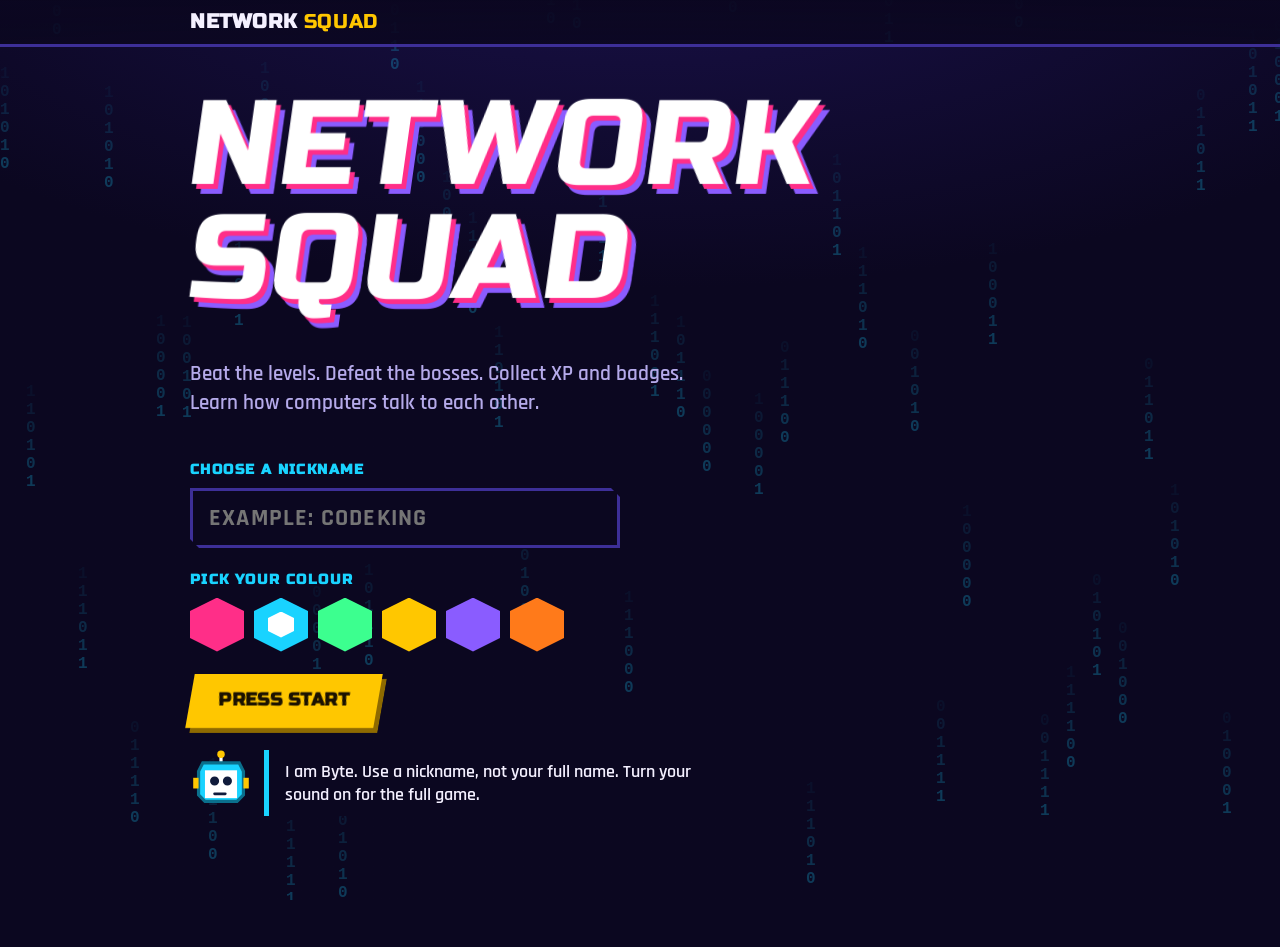
<file: jss2-network/index.html>
<!doctype html>
<html lang="en"><head><meta charset="utf-8"><meta name="viewport" content="width=device-width,initial-scale=1,viewport-fit=cover"><meta name="theme-color" content="#0B0720">
<title>Network Squad</title>
<link rel="preconnect" href="https://fonts.googleapis.com">
<link rel="stylesheet" href="https://fonts.googleapis.com/css2?family=Russo+One&family=Rajdhani:wght@500;600;700&display=swap">
<style>:root{--void:#0B0720;--panel:#16103F;--panel2:#221858;--line:#3D2F98;--text:#F4F0FF;--muted:#B5AAEA;--cyan:#19D3FF;--mag:#FF2E88;--gold:#FFC700;--lime:#3CFF8F;--red:#FF4757;--violet:#8A5CFF;--ink:#1B1200;--f-display:'Russo One','Arial Black',Impact,sans-serif;--f-body:'Rajdhani','Segoe UI',system-ui,sans-serif;--cut:polygon(0 0,calc(100% - 16px) 0,100% 16px,100% 100%,16px 100%,0 calc(100% - 16px));--cut-s:polygon(0 0,calc(100% - 9px) 0,100% 9px,100% 100%,9px 100%,0 calc(100% - 9px));color-scheme:dark}
*{box-sizing:border-box}
html{background:var(--void)}
body{margin:0;background:#150E3D;background:radial-gradient(120% 70% at 50% -10%,color-mix(in srgb,var(--world,#2A1B7A) 50%,#0B0720) 0%,var(--void) 60%) fixed;color:var(--text);font:600 18px/1.4 var(--f-body);padding-left:16px;padding-left:max(16px,env(safe-area-inset-left,0px));padding-right:16px;padding-right:max(16px,env(safe-area-inset-right,0px));padding-top:0;padding-bottom:90px;overflow-x:hidden}
body::before{content:"";position:fixed;top:0;right:0;left:0;height:0px;height:env(safe-area-inset-top,0px);z-index:60;background:var(--void)}
#rain{position:fixed;top:0;right:0;bottom:0;left:0;width:100%;height:100%;z-index:0;pointer-events:none;opacity:.5}
.wrap{max-width:900px;margin:0 auto;position:relative;z-index:1}
h1,h2,h3,h4{font-family:var(--f-display);font-weight:400;line-height:1.05;margin:0;text-transform:uppercase;letter-spacing:.02em}
button{font:inherit;color:inherit;cursor:pointer;-webkit-tap-highlight-color:transparent}
button:focus-visible,input:focus-visible,a:focus-visible{outline:3px solid var(--gold);outline-offset:3px}
a{color:inherit}
.skew{display:inline-block;transform:skewX(-8deg)}
.eyebrow{font-size:13px;letter-spacing:.18em;text-transform:uppercase;font-weight:700;color:var(--cyan)}
.ic{width:1.2em;height:1.2em;flex:none;fill:none;stroke:currentColor;stroke-width:2;stroke-linecap:round;stroke-linejoin:round}
.btn{position:relative;display:inline-flex;align-items:center;justify-content:center;grid-gap:8px;gap:8px;border:0;background:var(--gold);color:var(--ink);font-family:var(--f-display);text-transform:uppercase;font-size:18px;letter-spacing:.04em;padding:14px 28px;min-height:54px;text-decoration:none;transform:skewX(-10deg);box-shadow:5px 5px 0 #8E6A00;transition:transform .08s,box-shadow .08s}
.btn>*{transform:skewX(10deg)}
.btn:hover{filter:brightness(1.08)}
.btn:active{transform:skewX(-10deg) translate(4px,4px);box-shadow:1px 1px 0 #8E6A00}
.btn.cy{background:var(--cyan);box-shadow:5px 5px 0 #0A6F8C}
.btn.mg{background:var(--mag);color:#fff;box-shadow:5px 5px 0 #8F1450}
.btn.gh{background:transparent;color:var(--text);box-shadow:none;border:2px solid var(--line)}
.btn[disabled]{opacity:.4;pointer-events:none}
.panel{position:relative;background:linear-gradient(160deg,var(--panel2),var(--panel));clip-path:var(--cut);padding:18px 20px 18px 24px;min-width:0}
.panel::before{content:"";position:absolute;left:0;top:0;bottom:0;width:6px;background:var(--acc,var(--cyan))}
.panel.sm{clip-path:var(--cut-s);padding:12px 16px 12px 20px}
.bar{position:sticky;top:0px;top:env(safe-area-inset-top,0px);z-index:50;margin-left:calc(-1*16px);margin-left:calc(-1*max(16px,env(safe-area-inset-left,0px)));margin-right:calc(-1*16px);margin-right:calc(-1*max(16px,env(safe-area-inset-left,0px)));padding:8px 16px;padding:8px max(16px,env(safe-area-inset-left,0px));background:linear-gradient(180deg,rgba(11,7,32,.96),rgba(11,7,32,.85));border-bottom:3px solid var(--line)}
.bar .wrap{display:flex;align-items:center;grid-gap:12px;gap:12px}
.logo{font-family:var(--f-display);text-transform:uppercase;font-size:20px;letter-spacing:.03em;background:none;border:0;padding:0;color:var(--text);flex:none}
.logo b{color:var(--gold);font-weight:400}
.hud{display:flex;align-items:center;grid-gap:10px;gap:10px;flex:1;min-width:0;justify-content:flex-end}
.chip{display:flex;align-items:center;grid-gap:8px;gap:8px;min-width:0}
.av{flex:none;width:38px;height:38px;clip-path:polygon(50% 0,100% 25%,100% 75%,50% 100%,0 75%,0 25%);display:grid;place-items:center;font-family:var(--f-display);color:#fff;font-size:17px}
.xpbox{display:grid;grid-gap:3px;gap:3px;min-width:0;flex:0 1 170px}
.xpbox .t{display:flex;justify-content:space-between;grid-gap:8px;gap:8px;font-size:13px;font-weight:700;letter-spacing:.05em;text-transform:uppercase}
.xpbox .t span:first-child{overflow:hidden;text-overflow:ellipsis;white-space:nowrap}
.xpbar{height:12px;background:#0B0720;transform:skewX(-20deg);border:2px solid var(--line);overflow:hidden}
.xpbar i{display:block;height:100%;background:linear-gradient(90deg,var(--gold),#FF9D00);transition:width .8s cubic-bezier(.2,.8,.2,1)}
.nv{display:flex;grid-gap:6px;gap:6px}
.nv button{background:var(--panel);border:2px solid var(--line);transform:skewX(-10deg);padding:6px 10px;display:flex;align-items:center;grid-gap:6px;gap:6px;font-family:var(--f-display);text-transform:uppercase;font-size:13px}
.nv button>*{transform:skewX(10deg)}
.nv button[aria-pressed="true"]{background:var(--cyan);border-color:var(--cyan);color:#001A22}
.nv button.off{opacity:.5}
@keyframes up{from{opacity:0;transform:translateY(28px) skewY(2deg)}to{opacity:1;transform:none}}
@keyframes slideR{from{opacity:0;transform:translateX(14px)}to{opacity:1;transform:none}}
@keyframes slideL{from{opacity:0;transform:translateX(-14px)}to{opacity:1;transform:none}}
@keyframes slam{0%{opacity:0;transform:scale(3.2) skewX(-8deg);filter:blur(10px)}60%{opacity:1;transform:scale(.94) skewX(-8deg);filter:none}100%{opacity:1;transform:scale(1) skewX(-8deg)}}
@keyframes shake{10%,50%,90%{transform:translateX(-8px)}30%,70%{transform:translateX(8px)}}
@keyframes pulse{50%{transform:scale(1.07)}}
@keyframes glow{50%{box-shadow:0 0 0 8px rgba(255,199,0,.0),0 0 28px 4px rgba(255,199,0,.6)}}
@keyframes floatUp{to{opacity:0;transform:translateY(-70px) scale(1.4)}}
@keyframes sweep{from{transform:translateX(-120%) skewX(-20deg)}to{transform:translateX(220%) skewX(-20deg)}}
@keyframes dash{to{background-position:0 -40px}}
@keyframes flash{from{opacity:.75}to{opacity:0}}
@keyframes drop{0%{opacity:0;transform:translateY(-60px) rotate(-4deg) scale(.9)}70%{transform:translateY(6px) rotate(1deg)}100%{opacity:1;transform:none}}
.rv{animation:up .6s cubic-bezier(.2,.8,.2,1) both}
.pre{opacity:0;transform:translateY(28px)}
.shake{animation:shake .4s}
body.shk .wrap{animation:shake .35s}
.start{min-height:calc(100vh - 90px);display:grid;align-content:center;grid-gap:22px;gap:22px;padding-top:30px;padding-bottom:30px;justify-items:start}
.start h1{font-size:13vw;font-size:clamp(54px,13vw,120px);line-height:.95;color:#fff;text-shadow:5px 5px 0 var(--mag),10px 10px 0 var(--violet)}
.start h1 span{display:inline-block;opacity:0;animation:slam .55s cubic-bezier(.2,.8,.2,1) forwards}
.start .tag{max-width:46ch;font-size:21px;color:var(--muted)}
.press{font-family:var(--f-display);font-size:22px;letter-spacing:.2em;color:var(--gold);animation:pulse 1.1s infinite;text-transform:uppercase}
.field{display:grid;grid-gap:8px;gap:8px;width:100%;max-width:430px}
.field label{font-family:var(--f-display);text-transform:uppercase;font-size:14px;letter-spacing:.1em;color:var(--cyan)}
input[type=text]{font:700 24px var(--f-body);color:var(--text);background:#0B0720;border:3px solid var(--line);clip-path:var(--cut-s);padding:12px 16px;width:100%;text-transform:uppercase;letter-spacing:.05em}
.hexes{display:flex;grid-gap:10px;gap:10px;flex-wrap:wrap}
.hexes button{width:54px;height:54px;border:0;padding:0;clip-path:polygon(50% 0,100% 25%,100% 75%,50% 100%,0 75%,0 25%);position:relative}
.hexes button[aria-pressed="true"]::after{content:"";position:absolute;top:14px;right:14px;bottom:14px;left:14px;background:#fff;clip-path:polygon(50% 0,100% 25%,100% 75%,50% 100%,0 75%,0 25%)}
.hero{padding-top:26px;padding-bottom:8px;display:grid;grid-gap:6px;gap:6px}
.hero h1{font-size:7vw;font-size:clamp(30px,7vw,50px)}
.hero p{margin:0;color:var(--muted);font-size:20px}
.path{display:grid;grid-gap:0;gap:0;padding-top:16px;padding-bottom:16px;position:relative}
.step{position:relative;display:grid;grid-template-columns:76px 1fr;grid-gap:16px;gap:16px;align-items:center}
.step+.step{margin-top:26px}
.step+.step::before{content:"";position:absolute;left:37px;top:-26px;height:26px;width:4px;background:repeating-linear-gradient(180deg,var(--line) 0 8px,transparent 8px 14px);background-size:4px 40px;animation:dash 1.2s linear infinite}
.step.go+.step::before{background:repeating-linear-gradient(180deg,var(--gold) 0 8px,transparent 8px 14px)}
.hex{width:76px;height:84px;clip-path:polygon(50% 0,100% 25%,100% 75%,50% 100%,0 75%,0 25%);background:var(--line);display:grid;place-items:center;font-family:var(--f-display);font-size:34px;color:#fff;position:relative}
.step.cur .hex{background:var(--gold);color:var(--ink);animation:pulse 1.2s infinite}
.step.go .hex{background:var(--lime);color:#00331A}
.step.fin .hex{background:var(--violet)}
.node{display:block;width:100%;text-align:left;border:0;background:none;padding:0;min-width:0;color:inherit}
.node .panel{--acc:var(--line);transition:transform .12s}
.step.cur .panel{--acc:var(--gold)}
.step.go .panel{--acc:var(--lime)}
.step.fin .panel{--acc:var(--violet)}
.node:not([disabled]):hover .panel{transform:translateX(8px)}
.node[disabled]{cursor:not-allowed;opacity:.5}
.node h3{font-size:4.6vw;font-size:clamp(20px,4.6vw,28px)}
.node small{display:block;color:var(--muted);font-size:16px;font-weight:600;margin-top:2px}
.node .row2{display:flex;justify-content:space-between;align-items:center;grid-gap:10px;gap:10px}
.stars{display:flex;grid-gap:2px;gap:2px;flex:none}
.stars .ic{width:28px;height:28px;fill:#2C2370;stroke:none}
.stars .on .ic{fill:var(--gold);filter:drop-shadow(0 0 6px rgba(255,199,0,.8))}
.sec-t{font-size:22px;padding-top:22px;color:var(--gold)}
.badges{display:flex;grid-gap:10px;gap:10px;flex-wrap:wrap;padding-top:10px}
.bdg{display:flex;align-items:center;grid-gap:8px;gap:8px;background:var(--panel);clip-path:var(--cut-s);padding:8px 16px 8px 12px;font-family:var(--f-display);font-size:14px;text-transform:uppercase}
.bdg .ic{width:24px;height:24px}
.bdg.off{opacity:.35;filter:grayscale(1)}
.bdg.on{color:var(--gold)}
.bdg.on .ic{filter:drop-shadow(0 0 6px var(--gold))}
.lh{padding-top:26px;padding-bottom:8px;display:grid;grid-gap:8px;gap:8px}
.lh h1{font-size:9vw;font-size:clamp(36px,9vw,72px);color:#fff;text-shadow:4px 4px 0 var(--mag)}
.stage{display:flex;grid-gap:6px;gap:6px;position:sticky;top:calc(0px + 62px);top:calc(env(safe-area-inset-top,0px) + 62px);z-index:40;padding-top:10px;padding-bottom:10px;background:linear-gradient(180deg,var(--void) 70%,transparent)}
.stage a{flex:1;text-align:center;text-decoration:none;background:var(--panel);border:2px solid var(--line);transform:skewX(-12deg);padding:8px 4px;font-family:var(--f-display);text-transform:uppercase;font-size:14px}
.stage a>*{display:inline-block;transform:skewX(12deg)}
.stage a:hover{border-color:var(--gold)}
.quest{--acc:var(--gold)}
.quest b{font-family:var(--f-display);text-transform:uppercase;color:var(--gold);display:block;font-size:15px;letter-spacing:.1em}
.quest span{font-size:21px}
section{padding-top:22px;padding-bottom:6px;display:grid;grid-gap:14px;gap:14px;scroll-margin-top:130px}
section>h2{font-size:30px;display:flex;align-items:baseline;grid-gap:12px;gap:12px}
section>h2 small{font-family:var(--f-body);font-size:16px;color:var(--cyan);letter-spacing:.16em}
.cprog{font-weight:700;color:var(--muted);letter-spacing:.05em}
.cards{display:grid;grid-template-columns:repeat(auto-fit,minmax(250px,1fr));grid-template-columns:repeat(auto-fit,minmax(min(100%,250px),1fr));grid-gap:16px;gap:16px}
.flip{perspective:1000px;background:none;border:0;padding:0;text-align:left;color:inherit}
.flip .in{display:grid;width:100%;height:100%;transition:transform .6s cubic-bezier(.3,1.3,.5,1);transform-style:preserve-3d}
.flip[aria-pressed="true"] .in{transform:rotateY(180deg)}
.face{grid-area:1/1;min-height:270px;backface-visibility:hidden;-webkit-backface-visibility:hidden;clip-path:var(--cut);padding:18px 18px 18px 22px;display:flex;flex-direction:column;grid-gap:8px;gap:8px}
.face.f{overflow:hidden;background:repeating-linear-gradient(135deg,#1C1450 0 14px,#241A66 14px 28px);justify-content:space-between;position:relative}
.face.f::after{content:"";position:absolute;top:0;left:0;height:100%;width:40%;background:linear-gradient(100deg,transparent,rgba(255,255,255,.14),transparent);animation:sweep 3.2s infinite;pointer-events:none}
.face.f .q{font-family:var(--f-display);font-size:72px;color:var(--cyan);line-height:1;text-shadow:0 0 22px rgba(25,211,255,.7)}
.face.f h3{font-size:22px}
.face.f .tap{font-size:14px;letter-spacing:.14em;color:var(--gold);text-transform:uppercase}
.face.b{background:linear-gradient(160deg,#1E5BFF,#6A2BE0);transform:rotateY(180deg);font-size:17.5px;line-height:1.3;overflow:hidden}
.face.b h4{font-size:20px;color:var(--gold)}
.face.b .ph{margin:-18px -18px 0 -22px;height:128px;flex:none;background:#0B0720;display:grid;place-items:center;position:relative;overflow:hidden}
.face.b .ph img{position:absolute;top:0;right:0;bottom:0;left:0;width:100%;height:100%;object-fit:cover;object-position:top;display:block}
.face.b .ph .ic{width:56px;height:56px;color:var(--cyan)}
.face.b .like{background:rgba(11,7,32,.45);padding:8px 12px;font-weight:700;display:flex;grid-gap:10px;gap:10px;align-items:center}
.lk{width:86px;height:86px;object-fit:cover;flex:none;clip-path:var(--cut-s)}
.face.b .like em{font-style:normal;color:var(--gold);font-family:var(--f-display);font-size:13px;letter-spacing:.1em;text-transform:uppercase;display:block}
.w{--acc:var(--cyan);position:relative;background:linear-gradient(160deg,var(--panel2),var(--panel));clip-path:var(--cut);padding:20px 22px 22px 26px;display:grid;grid-gap:14px;gap:14px;min-width:0}
.w::before{content:"";position:absolute;left:0;top:0;bottom:0;width:6px;background:var(--acc)}
.w h3{font-size:26px}
.hint{margin:0;color:var(--muted)}
.row{display:flex;grid-gap:12px;gap:12px;align-items:center;justify-content:space-between;flex-wrap:wrap}
.target{font-family:var(--f-display);text-transform:uppercase;font-size:5.5vw;font-size:clamp(24px,5.5vw,36px);text-align:center;padding:30px 16px;min-height:120px;display:grid;place-items:center;background:linear-gradient(180deg,#0B0720,#150E3D);clip-path:var(--cut);word-wrap:break-word;overflow-wrap:anywhere;animation:drop .45s cubic-bezier(.2,1.2,.4,1) both;line-height:1.15}
.opts{display:grid;grid-template-columns:repeat(auto-fit,minmax(240px,1fr));grid-template-columns:repeat(auto-fit,minmax(min(100%,240px),1fr));grid-gap:12px;gap:12px}
.opt{position:relative;background:var(--panel);border:0;border-left:8px solid var(--c,var(--line));padding:14px 16px;text-align:left;font-family:var(--f-body);font-weight:700;font-size:19px;display:flex;grid-gap:10px;gap:10px;align-items:center;min-height:60px;clip-path:var(--cut-s);transition:transform .1s,background .15s;animation:slideR .4s cubic-bezier(.2,.8,.2,1) both;animation-delay:calc(var(--i,0)*70ms)}
.opt:hover:not([disabled]){background:var(--panel2);transform:translateX(6px)}
.opt:active:not([disabled]){transform:scale(.97)}
.opt.ok{background:#0E5B37;border-left-color:var(--lime)}
.opt.no{background:#6A1730;border-left-color:var(--red);animation:shake .4s}
.opt .m{margin-left:auto;font-family:var(--f-display);font-size:22px}
.opt.ok .m{color:var(--lime)}
.opt.no .m{color:var(--red)}
.cats{display:flex;flex-wrap:wrap;grid-gap:12px;gap:12px}
.cats .opt{flex:1 1 160px;justify-content:center;text-align:center;font-family:var(--f-display);text-transform:uppercase;font-size:17px}
.qtext{font-family:var(--f-display);font-size:4.4vw;font-size:clamp(20px,4.4vw,28px);line-height:1.25;margin:0;text-transform:none;animation:slideL .45s cubic-bezier(.2,.8,.2,1) both}
.blank{display:inline-block;min-width:3.5em;border-bottom:4px solid var(--gold);text-align:center;margin-left:2px;margin-right:2px;color:var(--gold)}
.blank.f{color:var(--lime);border-color:var(--lime)}
.pips{display:flex;grid-gap:6px;gap:6px}
.pips i{width:22px;height:10px;transform:skewX(-20deg);background:#2C2370;display:block}
.pips i.ok{background:var(--lime)}
.pips i.no{background:var(--red)}
.pips i.cur{background:var(--gold);animation:pulse 1s infinite}
.hud2{display:flex;justify-content:space-between;align-items:center;grid-gap:12px;gap:12px;flex-wrap:wrap}
.score{font-family:var(--f-display);font-size:5vw;font-size:clamp(20px,5vw,30px);color:var(--gold)}
.meter{height:12px;width:140px;background:#0B0720;transform:skewX(-20deg);border:2px solid var(--line);overflow:hidden}
.meter i{display:block;height:100%;width:0;background:linear-gradient(90deg,var(--mag),var(--gold));transition:width .25s}
.combo{font-family:var(--f-display);text-transform:uppercase;color:var(--mag);font-size:20px;min-width:110px;display:flex;align-items:center;grid-gap:6px;gap:6px}
.combo.on{animation:pulse .35s}
.timer{height:10px;background:#0B0720;transform:skewX(-20deg);overflow:hidden}
.timer i{display:block;height:100%;width:100%;background:var(--violet)}
.byte{display:flex;grid-gap:12px;gap:12px;align-items:flex-start;min-height:64px}
.byte svg{flex:none;width:62px;height:62px}
.bubble{position:relative;background:#0B0720;padding:10px 16px;flex:1;min-width:0;border-left:5px solid var(--cyan);font-size:18px;line-height:1.3;animation:slideR .3s both}
.bubble.ok{border-color:var(--lime)}
.bubble.no{border-color:var(--red)}
.result{display:grid;grid-gap:14px;gap:14px;justify-items:start}
.big{font-family:var(--f-display);font-size:72px;line-height:1;color:#fff;text-shadow:4px 4px 0 var(--mag)}
.xpg{display:inline-block;background:var(--gold);color:var(--ink);font-family:var(--f-display);padding:4px 16px;transform:skewX(-10deg);animation:slam .5s both}
.miss{display:grid;grid-gap:6px;gap:6px;width:100%}
.miss div{background:#3A1330;border-left:5px solid var(--red);padding:6px 12px;font-size:17px}
.arena{display:grid;grid-template-columns:1fr auto 1fr;grid-gap:12px;gap:12px;align-items:center;background:linear-gradient(180deg,#0B0720,#1A0F4A);clip-path:var(--cut);padding:14px 18px}
.fighter{display:grid;grid-gap:6px;gap:6px;justify-items:center;min-width:0}
.fighter .nm{font-family:var(--f-display);font-size:14px;text-transform:uppercase;letter-spacing:.06em;text-align:center}
.vs{font-family:var(--f-display);font-size:34px;color:var(--mag);text-shadow:3px 3px 0 #4A0A28}
.hearts{display:flex;grid-gap:4px;gap:4px}
.hearts svg{width:26px;height:26px}
.hp{display:flex;grid-gap:4px;gap:4px;width:100%;max-width:200px}
.hp i{flex:1;height:14px;background:var(--red);transform:skewX(-20deg);transition:background .2s,transform .3s}
.hp i.lost{background:#2C1730;transform:skewX(-20deg) scaleY(.5)}
.bossw{width:92px;height:92px}
.hit{animation:shake .4s}
.flashfx{position:fixed;top:0;right:0;bottom:0;left:0;z-index:70;pointer-events:none;animation:flash .4s forwards}
.fl{position:fixed;z-index:80;pointer-events:none;font-family:var(--f-display);font-size:34px;color:var(--gold);text-shadow:3px 3px 0 #000;animation:floatUp .9s forwards}
.ov{position:fixed;top:0;right:0;bottom:0;left:0;z-index:90;display:grid;place-items:center;overflow:hidden;background:rgba(11,7,32,.0)}
.ov .p1,.ov .p2{position:absolute;top:-10%;bottom:-10%;width:60%;transition:transform .45s cubic-bezier(.7,0,.2,1)}
.ov .p1{left:-10%;background:var(--mag);transform:translateX(-130%) skewX(-14deg)}
.ov .p2{right:-10%;background:var(--violet);transform:translateX(130%) skewX(-14deg)}
.ov.in .p1,.ov.in .p2{transform:translateX(0) skewX(-14deg)}
.ov .tx{position:relative;text-align:center;display:grid;grid-gap:10px;gap:10px;padding:20px}
.ov .tx .a{font-family:var(--f-display);font-size:5vw;font-size:clamp(20px,5vw,30px);letter-spacing:.3em;color:var(--gold);opacity:0;animation:slideL .4s .3s forwards}
.ov .tx .b{font-family:var(--f-display);font-size:13vw;font-size:clamp(44px,13vw,120px);line-height:.95;color:#fff;text-shadow:5px 5px 0 #000;opacity:0;animation:slam .5s .45s both;text-transform:uppercase}
.ov .tx .c{font-size:22px;max-width:30ch;margin:0 auto;opacity:0;animation:up .5s .8s forwards}
.ov.out{opacity:0;transition:opacity .35s}
.ov.win .p1{background:var(--lime)}
.ov.win .p2{background:var(--cyan)}
.ov.win .tx .b{color:#fff}
.ov.lose .p1{background:var(--red)}
.ov.lose .p2{background:#6A1730}
.stack{display:grid;grid-gap:8px;gap:8px}
.layer{padding:14px 18px;font-family:var(--f-display);text-transform:uppercase;display:flex;justify-content:space-between;align-items:center;grid-gap:10px;gap:10px;min-height:58px;border:3px dashed var(--line);color:var(--muted);clip-path:var(--cut-s);font-size:17px}
.layer small{font-family:var(--f-body);font-size:15px;text-transform:none;font-weight:600}
.layer.placed{border-style:solid;border-color:transparent;color:#fff;animation:drop .45s both}
.layer.l3{background:#7B4DFF}
.layer.l2{background:#1E6BFF}
.layer.l1{background:#0E9A55}
.layer.l0{background:#E8590C}
.layer.act{outline:4px solid var(--gold);transform:scale(1.03);animation:glow 1s infinite}
.pool{display:flex;grid-gap:10px;gap:10px;flex-wrap:wrap}
.pool .opt{flex:1 1 200px}
.flowtext{background:#0B0720;border-left:5px solid var(--gold);padding:14px 18px;min-height:78px}
.boot{background:#04020E;color:#6BFFAE;font-family:ui-monospace,Consolas,monospace;font-weight:700;font-size:15px;padding:14px 16px;min-height:150px;line-height:1.7;word-wrap:break-word;overflow-wrap:anywhere;border:2px solid var(--line)}
.boot .e{color:#FF7B8A}
.apps{display:grid;grid-template-columns:repeat(4,1fr);grid-gap:10px;gap:10px}
.apps button{background:var(--panel);border:0;clip-path:var(--cut-s);padding:14px 4px;display:grid;grid-gap:4px;gap:4px;justify-items:center;font-family:var(--f-display);font-size:13px;text-transform:uppercase}
.apps button .ic{width:34px;height:34px;color:var(--cyan)}
.apps button[disabled]{opacity:.3;cursor:not-allowed}
.apps button:not([disabled]){animation:drop .4s both}
.sw{display:inline-flex;grid-gap:10px;gap:10px;align-items:center;font-family:var(--f-display);text-transform:uppercase;font-size:14px;background:var(--panel);border:2px solid var(--line);padding:8px 16px 8px 10px;transform:skewX(-10deg)}
.sw i{width:42px;height:22px;background:var(--red);position:relative;display:block}
.sw i::after{content:"";position:absolute;left:3px;top:3px;width:16px;height:16px;background:#fff;transition:left .2s}
.sw[aria-pressed="true"] i{background:var(--lime)}
.sw[aria-pressed="true"] i::after{left:23px}
.files{display:grid;grid-gap:8px;gap:8px}
.file{display:flex;align-items:center;grid-gap:12px;gap:12px;background:#0B0720;padding:10px 14px;font-weight:700}
.file .b2{flex:1;height:14px;background:#2C2370;transform:skewX(-20deg);overflow:hidden}
.file .b2 i{display:block;height:100%;background:var(--cyan);transition:width .7s cubic-bezier(.3,1.2,.5,1)}
.file .mb{font-family:var(--f-display);min-width:78px;text-align:right}
.limit{display:flex;justify-content:space-between;font-family:var(--f-display);text-transform:uppercase;background:#0B0720;padding:12px 16px;border-left:6px solid var(--line)}
.limit.okk{border-color:var(--lime);color:var(--lime)}
.limit.bad{border-color:var(--red);color:var(--red)}
.tally{display:grid;grid-template-columns:repeat(auto-fit,minmax(150px,1fr));grid-gap:12px;gap:12px}
.tally div{background:var(--panel);clip-path:var(--cut-s);padding:10px 16px;font-weight:700;color:var(--muted);text-transform:uppercase;font-size:14px;letter-spacing:.06em}
.tally b{display:block;font-family:var(--f-display);font-size:34px;color:#fff;letter-spacing:0}
.board{display:grid;grid-gap:10px;gap:10px;padding-top:16px}
.pl{display:grid;grid-template-columns:54px 40px 1fr auto auto;grid-gap:12px;gap:12px;align-items:center;background:var(--panel);clip-path:var(--cut-s);padding:10px 16px 10px 12px;animation:slideR .5s cubic-bezier(.2,.8,.2,1) both;animation-delay:calc(var(--i,0)*70ms);min-width:0}
.pl .rk{font-family:var(--f-display);font-size:34px;text-align:center;color:var(--muted)}
.pl.r1{background:linear-gradient(90deg,#6B4B00,var(--panel));box-shadow:inset 6px 0 0 var(--gold)}
.pl.r1 .rk{color:var(--gold);text-shadow:0 0 14px var(--gold)}
.pl.r2{box-shadow:inset 6px 0 0 #C8D0E6}
.pl.r2 .rk{color:#C8D0E6}
.pl.r3{box-shadow:inset 6px 0 0 #E3A26B}
.pl.r3 .rk{color:#E3A26B}
.pl.me{outline:3px solid var(--cyan);outline-offset:-3px}
.pl .nm{min-width:0;font-family:var(--f-display);text-transform:uppercase;overflow:hidden;text-overflow:ellipsis;white-space:nowrap;font-size:18px}
.pl .nm small{display:block;font-family:var(--f-body);font-size:14px;color:var(--muted);text-transform:none;font-weight:600}
.pl .xp{font-family:var(--f-display);color:var(--gold);font-size:20px}
.rm{background:none;border:2px solid var(--line);padding:2px 8px;font-size:12px;text-transform:uppercase}
.note{background:#0B0720;border-left:5px solid var(--gold);padding:12px 16px;font-size:17px}
body.lite .face.f::after{display:none}
body.lite .bgboss svg,body.lite .brief .bz svg,body.lite .step.cur .hex{animation:none}
body.lite *{filter:none!important}
#errb{position:fixed;left:0;right:0;bottom:0;z-index:999;background:#FF4757;color:#fff;font:700 16px/1.3 Arial,sans-serif;padding:10px 14px}
[hidden]{display:none!important}
.stage a.on{background:var(--cyan);border-color:var(--cyan);color:#001A22}
.stnav{padding-top:12px}
.why{background:rgba(255,199,0,.12);border-left:5px solid var(--gold);padding:10px 14px;margin-top:12px;font-size:3.4vw;font-size:clamp(17px,3.4vw,20px);line-height:1.35}
.why em{display:block;font-family:var(--f-display);font-style:normal;color:var(--gold);font-size:13px;letter-spacing:.12em;text-transform:uppercase;margin-bottom:2px}
.why.ex{background:rgba(25,211,255,.1);border-left-color:var(--cyan)}
.why.ex em{color:var(--cyan)}
.why b{color:var(--gold)}
.kws{display:flex;grid-gap:8px;gap:8px;flex-wrap:wrap;margin-top:12px}
.kw{background:#0B0720;border:2px solid var(--line);padding:5px 12px;font-size:16px;color:var(--muted)}
.kw b{color:var(--cyan)}
.xinfo{background:#0B0720;border-left:5px solid var(--cyan);padding:12px 16px;margin-top:8px;font-size:3.4vw;font-size:clamp(17px,3.4vw,20px);line-height:1.35;min-height:64px}
.xinfo b{color:var(--gold)}
.xbar{display:grid;grid-gap:8px;gap:8px;margin-top:8px}
.xbar .r{display:flex;align-items:center;grid-gap:10px;gap:10px;background:#0B0720;padding:8px 12px}
.xbar .lab{flex:0 0 92px;font-family:var(--f-display);text-transform:uppercase;font-size:14px}
.xbar .bars{flex:1;display:grid;grid-gap:3px;gap:3px;min-width:0}
.xbar .bars i{display:block;height:9px;background:var(--cyan)}
.xbar .bars i.m{background:var(--gold)}
.xbar .num{flex:0 0 76px;text-align:right;font-family:var(--f-display);color:var(--gold)}
.cmp{width:100%;border-collapse:collapse;font-size:3vw;font-size:clamp(15px,3vw,18px)}
.cmp th{font-family:var(--f-display);text-transform:uppercase;font-size:13px;letter-spacing:.08em;color:var(--cyan);text-align:left;padding:8px 10px;border-bottom:2px solid var(--line)}
.cmp td{padding:10px;border-bottom:1px solid var(--line);vertical-align:top}
.cmp td:first-child{font-family:var(--f-display);color:var(--gold);text-transform:uppercase}
.tease{font-family:var(--f-display);text-transform:uppercase;letter-spacing:.04em;color:var(--red,#FF4757);border-left:5px solid #FF4757;background:rgba(255,71,87,.1);padding:10px 14px;animation:pulse 1.4s infinite;font-size:3.2vw;font-size:clamp(15px,3.2vw,19px)}
.topo{position:relative}
.susp{position:absolute;top:0;right:0;bottom:0;left:0;display:grid;place-items:center;background:rgba(5,2,15,.82);font-family:var(--f-display);font-size:20vw;font-size:clamp(70px,20vw,130px);color:#FF4757;text-shadow:0 0 30px #FF4757;z-index:5;animation:pulse .7s infinite}
.susp small{display:block;font-size:16px;letter-spacing:.2em;text-align:center;color:#fff;text-shadow:none}
.goals{display:grid;grid-gap:6px;gap:6px}
.gl{display:flex;grid-gap:10px;gap:10px;align-items:center;background:#0B0720;padding:8px 12px;border-left:5px solid var(--line);font-size:17px}
.gl .gk{flex:none;width:26px;height:26px;display:grid;place-items:center;background:var(--panel2);font-family:var(--f-display)}
.gl.ok{border-left-color:var(--lime)}
.gl.ok .gk{background:var(--lime);color:#00331A}
.gl.cur{border-left-color:var(--gold)}
@keyframes flick{0%,100%{opacity:1}20%{opacity:.3}40%{opacity:.9}60%{opacity:.2}80%{opacity:.8}}
.flick{animation:flick .9s}
.pts2 li.enc{opacity:1;animation:none;padding-left:18px;min-height:30px;cursor:pointer}
.pts2 li.enc .red{display:block;height:20px;margin-top:6px;background:repeating-linear-gradient(90deg,#0B0720 0 10px,#1B1450 10px 20px);border:1px solid var(--line)}
.pts2 li.enc .tx.scr{font-family:ui-monospace,Consolas,monospace;color:var(--cyan);letter-spacing:.03em;word-wrap:break-word;overflow-wrap:anywhere}
.pts2 li.enc.open{animation:unlock .5s ease-out both}
@keyframes unlock{0%{opacity:.3;transform:scale(1.05);text-shadow:0 0 18px #19D3FF}100%{opacity:1;transform:none;text-shadow:none}}
.dec{display:flex;align-items:center;grid-gap:16px;gap:16px;margin-top:14px;flex-wrap:wrap}
.btn.pulse{animation:pulse 1.2s infinite}
.lnk{background:none;border:0;color:var(--muted);text-decoration:underline;font:600 16px var(--f-body);padding:8px 4px}
.vill{display:flex;align-items:center;grid-gap:12px;gap:12px;background:rgba(255,71,87,.1);border-left:5px solid #FF4757;padding:8px 14px;margin-top:10px;flex-wrap:wrap}
.vsv svg{width:54px;height:54px;display:block}
.vsv.hit{animation:shake .4s}
.vb{flex:1 1 220px;min-width:0;display:grid;grid-gap:2px;gap:2px;font-size:3.2vw;font-size:clamp(16px,3.2vw,19px);line-height:1.3}
.vb b{font-family:var(--f-display);font-size:14px;letter-spacing:.1em;text-transform:uppercase}
.vpw{flex:0 0 140px;display:grid;grid-gap:3px;gap:3px;font-family:var(--f-display);font-size:11px;letter-spacing:.1em;color:#FF4757}
.vpw i{display:block;height:10px;background:#2A0F2A;transform:skewX(-20deg);overflow:hidden}
.vpw b{display:block;height:100%;background:#FF4757;transition:width .6s}
.joke{background:rgba(60,255,143,.1);border-left:5px solid var(--lime);padding:8px 14px;font-size:3.2vw;font-size:clamp(16px,3.2vw,19px);animation:slideR .4s both}
.cmq{font-family:var(--f-display);font-size:4.6vw;font-size:clamp(24px,4.6vw,44px);line-height:1.2;text-transform:none}
.cmo{display:grid;grid-template-columns:repeat(auto-fit,minmax(230px,1fr));grid-template-columns:repeat(auto-fit,minmax(min(100%,230px),1fr));grid-gap:12px;gap:12px}
.cmo div{background:var(--panel);padding:16px 18px;font-family:var(--f-display);font-size:3vw;font-size:clamp(18px,3vw,28px);border-left:8px solid var(--c);text-transform:none;line-height:1.2}
.cmo div.right{background:#0E5B37;border-left-color:var(--lime)}
.cmo div.dim{opacity:.35}
.cmo b{color:var(--c);margin-right:10px}
.score-row{display:flex;grid-gap:10px;gap:10px;flex-wrap:wrap}
.tm{flex:1 1 130px;background:var(--panel);border-top:6px solid var(--c);padding:8px 12px;font-family:var(--f-display);text-transform:uppercase}
.tm b{display:block;font-size:34px;color:#fff}
.tm.lead{outline:3px solid var(--gold)}
.bt{display:grid;grid-template-columns:repeat(auto-fit,minmax(250px,1fr));grid-template-columns:repeat(auto-fit,minmax(min(100%,250px),1fr));grid-gap:12px;gap:12px}
.bti{display:flex;align-items:center;grid-gap:12px;gap:12px;background:var(--c);color:#0B0720;border:0;border-bottom:6px solid rgba(0,0,0,.35);padding:14px 16px;font:700 3vw var(--f-body);font:700 clamp(17px,3vw,22px) var(--f-body);text-align:left;min-height:84px;clip-path:var(--cut-s)}
.bti svg{flex:none;fill:#0B0720}
.bti:active{transform:translateY(3px)}
.bti.right{outline:5px solid #fff}
.bti.dim{opacity:.3}
.pod{display:flex;align-items:flex-end;justify-content:center;grid-gap:10px;gap:10px;min-height:230px;padding-top:10px}
.pod>div{flex:1 1 0;max-width:180px;text-align:center;font-family:var(--f-display);text-transform:uppercase;display:grid;align-content:end;grid-gap:4px;gap:4px}
.pod .st{display:grid;place-items:center;background:var(--panel2);color:#fff;font-size:34px;animation:up .8s both}
.pod .p1 .st{height:150px;background:linear-gradient(180deg,#FFC700,#8E6A00);color:#1B1200}
.pod .p2 .st{height:105px;background:linear-gradient(180deg,#C8D0E6,#5C6584);color:#101B3B}
.pod .p3 .st{height:75px;background:linear-gradient(180deg,#E3A26B,#7A4A1E);color:#2B1500}
.pod .nm2{font-size:15px;word-wrap:break-word;overflow-wrap:anywhere}
.codebox{font:700 5vw ui-monospace,Consolas,monospace;font:700 clamp(20px,5vw,34px) ui-monospace,Consolas,monospace;letter-spacing:.06em;background:#0B0720;border:3px dashed var(--gold);padding:14px 18px;color:var(--gold);word-break:break-all;text-transform:none}
.mdtabs{display:flex;grid-gap:8px;gap:8px;flex-wrap:wrap}
.mdtabs .opt{flex:1 1 140px;justify-content:center;text-align:center;font-family:var(--f-display);text-transform:uppercase;font-size:14px}
.mdtabs .opt[aria-pressed="true"]{background:var(--cyan);color:#001A22;border-left-color:#fff}
.topo{background:#0B0720;padding:8px;clip-path:var(--cut-s)}
.topo svg{width:100%;height:auto;max-height:400px;display:block;touch-action:manipulation}
.face.b .ph svg{position:absolute;top:0;left:0;width:100%;height:100%;padding:6px}
.slp svg{width:100%;height:auto;max-height:280px;display:block;padding:10px;background:#0B0720}
.target svg{max-height:210px;width:auto;max-width:100%;display:block}
#fx{position:fixed;top:0;right:0;bottom:0;left:0;width:100%;height:100%;pointer-events:none;z-index:85}
.target img{max-height:240px;width:auto;max-width:100%;object-fit:contain;display:block}
.target.pic{padding:10px}
.ask{font-family:var(--f-display);font-size:4.6vw;font-size:clamp(20px,4.6vw,28px);text-transform:none;background:var(--gold);color:var(--ink);padding:12px 18px;clip-path:var(--cut-s);animation:slam .45s both}
.shot{position:relative;line-height:0;max-width:640px;width:100%;margin:0 auto;border:3px solid var(--line);cursor:crosshair;overflow:hidden;touch-action:manipulation}
.shot img{width:100%;height:auto;display:block;user-select:none;-webkit-user-drag:none}
.rip{position:absolute;width:26px;height:26px;margin:-13px 0 0 -13px;border:3px solid var(--red);border-radius:50%;pointer-events:none;animation:floatUp .7s forwards}
.tgt{position:absolute;border:4px solid var(--lime);box-shadow:0 0 0 3px #000,0 0 26px 6px rgba(60,255,143,.8);pointer-events:none;animation:pulse .8s 3}
.tgt.hint{border-color:var(--gold);box-shadow:0 0 0 3px #000,0 0 26px 6px rgba(255,199,0,.8)}
.brief{background:#0B0720;position:fixed;top:0;right:0;bottom:0;left:0;z-index:95;background:radial-gradient(90% 60% at 50% 100%,color-mix(in srgb,var(--world,#2A1B7A) 70%,#000) 0%,rgba(7,4,20,.97) 70%);display:grid;align-items:end;padding:20px 16px calc(24px + 0px);padding:20px max(16px,env(safe-area-inset-left,0px)) calc(24px + env(safe-area-inset-bottom,0px));animation:flash 0s;cursor:pointer}
.brief .bx{max-width:860px;margin:0 auto;width:100%;display:grid;grid-template-columns:auto 1fr;grid-gap:18px;gap:18px;align-items:end;animation:up .5s both}
.bgboss{position:absolute;top:0;right:0;bottom:40%;left:0;display:grid;place-items:center;opacity:.28;pointer-events:none}
.bgboss svg{width:60vw;width:min(60vw,420px);height:auto;animation:bob 3s ease-in-out infinite}
.brief .bz svg{width:22vw;width:clamp(90px,22vw,170px);height:auto;animation:bob 2s ease-in-out infinite;filter:drop-shadow(0 0 24px rgba(25,211,255,.6))}
@keyframes bob{50%{transform:translateY(-10px)}}
.brief .bt{background:#0B0720;border-left:6px solid var(--cyan);padding:16px 20px;clip-path:var(--cut);min-height:150px;display:grid;grid-gap:8px;gap:8px;align-content:start}
.brief .who{font-family:var(--f-display);font-size:14px;letter-spacing:.14em;color:var(--cyan);text-transform:uppercase}
.brief p{margin:0;font-size:4.4vw;font-size:clamp(20px,4.4vw,28px);line-height:1.3}
.brief .go{justify-self:end;font-family:var(--f-display);color:var(--gold);font-size:14px;letter-spacing:.14em;text-transform:uppercase;animation:pulse 1s infinite}
.can{margin:6px 0 0;padding-left:20px;display:grid;grid-gap:4px;gap:4px;font-size:20px}
.sl{display:grid;grid-template-columns:1.15fr 1fr;grid-gap:20px;gap:20px;align-items:start}
.sl.one{grid-template-columns:1fr}
@media (max-width:700px){.sl{grid-template-columns:1fr}}
.pts2{list-style:none;margin:10px 0 0;padding:0;display:grid;grid-gap:10px;gap:10px;font-size:3.8vw;font-size:clamp(19px,3.8vw,23px);line-height:1.35}
.pts2 li{padding-left:18px;position:relative;opacity:0;animation:slideL .5s cubic-bezier(.2,.8,.2,1) forwards}
.pts2 li::before{content:"";position:absolute;left:0;top:.5em;width:8px;height:8px;background:var(--gold);transform:rotate(45deg)}
.pts2 b{color:var(--gold)}
.slp{margin:0;position:relative;background:#0B0720;clip-path:var(--cut-s);animation:drop .5s .2s both}
.slp img{width:100%;max-height:300px;object-fit:contain;display:block;background:#000}
.slp .lk2{position:absolute;right:8px;bottom:44px;width:34%;max-height:none;border:3px solid var(--gold);object-fit:cover;height:34%;aspect-ratio:1;background:#000}
.slp figcaption{padding:8px 14px;font-size:16px;color:var(--muted)}
.qc{display:grid;grid-gap:10px;gap:10px;background:#0B0720;padding:14px 16px;border-left:6px solid var(--gold)}
.tick{display:flex;grid-gap:14px;gap:14px;align-items:flex-start;text-align:left;width:100%;background:var(--panel);border:0;border-left:6px solid var(--line);clip-path:var(--cut-s);padding:14px 16px;font-size:19px;font-weight:600}
.tick .bx2{flex:none;width:28px;height:28px;border:3px solid var(--line);background:#0B0720;display:grid;place-items:center;transform:rotate(45deg) scale(.8)}
.tick[aria-pressed="true"]{border-left-color:var(--lime)}
.tick[aria-pressed="true"] .bx2{background:var(--lime);border-color:var(--lime)}
textarea{width:100%;min-height:96px;font:600 19px/1.4 var(--f-body);color:var(--text);background:#0B0720;border:3px solid var(--line);padding:12px 14px;resize:vertical}
.brief .skip{position:absolute;top:calc(14px + 0px);top:calc(14px + env(safe-area-inset-top,0px));right:16px;background:none;border:2px solid var(--line);color:var(--muted);font-family:var(--f-display);text-transform:uppercase;font-size:13px;padding:6px 14px}
@media (max-width:700px){.xpbox{display:none}
.logo{display:none}
#nfs{display:none}
.nv button{padding:6px 9px}
.hud{justify-content:space-between}
.nv button .lab{display:none}
.arena{grid-template-columns:1fr 1fr}
.vs{display:none}
.pl{grid-template-columns:40px 34px 1fr auto}
.pl .rm{grid-column:1/-1}}
@media (prefers-reduced-motion:reduce){*{animation-duration:.01s!important;animation-delay:0s!important;transition:none!important}}
html.no-flexgap .btn>*+*{margin-left:8px}
html.no-flexgap .bar .wrap>*+*{margin-left:12px}
html.no-flexgap .hud>*+*{margin-left:10px}
html.no-flexgap .chip>*+*{margin-left:8px}
html.no-flexgap .xpbox .t>*+*{margin-left:8px}
html.no-flexgap .nv>*+*{margin-left:6px}
html.no-flexgap .nv button>*+*{margin-left:6px}
html.no-flexgap .hexes>*{margin:0 10px 10px 0}
html.no-flexgap .node .row2>*+*{margin-left:10px}
html.no-flexgap .stars>*+*{margin-left:2px}
html.no-flexgap .badges>*{margin:0 10px 10px 0}
html.no-flexgap .bdg>*+*{margin-left:8px}
html.no-flexgap .stage>*+*{margin-left:6px}
html.no-flexgap section>h2>*+*{margin-left:12px}
html.no-flexgap .face>*+*{margin-left:8px}
html.no-flexgap .face.b .like>*+*{margin-left:10px}
html.no-flexgap .row>*{margin:0 12px 12px 0}
html.no-flexgap .opt>*+*{margin-left:10px}
html.no-flexgap .cats>*{margin:0 12px 12px 0}
html.no-flexgap .pips>*+*{margin-left:6px}
html.no-flexgap .hud2>*{margin:0 12px 12px 0}
html.no-flexgap .combo>*+*{margin-left:6px}
html.no-flexgap .byte>*+*{margin-left:12px}
html.no-flexgap .hearts>*+*{margin-left:4px}
html.no-flexgap .hp>*+*{margin-left:4px}
html.no-flexgap .layer>*+*{margin-left:10px}
html.no-flexgap .pool>*{margin:0 10px 10px 0}
html.no-flexgap .sw>*+*{margin-left:10px}
html.no-flexgap .file>*+*{margin-left:12px}
html.no-flexgap .kws>*{margin:0 8px 8px 0}
html.no-flexgap .xbar .r>*+*{margin-left:10px}
html.no-flexgap .gl>*+*{margin-left:10px}
html.no-flexgap .dec>*{margin:0 16px 16px 0}
html.no-flexgap .vill>*{margin:0 12px 12px 0}
html.no-flexgap .score-row>*{margin:0 10px 10px 0}
html.no-flexgap .bti>*+*{margin-left:12px}
html.no-flexgap .pod>*+*{margin-left:10px}
html.no-flexgap .mdtabs>*{margin:0 8px 8px 0}
html.no-flexgap .tick>*+*{margin-left:14px}</style></head><body>

<script>(function(){try{var d=document.createElement('div');d.style.cssText='display:flex;flex-direction:column;gap:1px';var x=document.createElement('div'),y=document.createElement('div');x.style.height='1px';y.style.height='1px';d.appendChild(x);d.appendChild(y);document.body.appendChild(d);var ok=d.scrollHeight===3;document.body.removeChild(d);if(!ok)document.documentElement.className+=' no-flexgap'}catch(e){}})();</script>
<script>window.addEventListener('error',function(e){var d=document.getElementById('errb');if(!d){d=document.createElement('div');d.id='errb';document.body.appendChild(d)}d.textContent='Problem: '+(e.message||'unknown')+(e.lineno?' (line '+e.lineno+')':'')+'. Please screenshot this for your teacher.'});</script>
<canvas id="rain" aria-hidden="true"></canvas>
<div class="bar"><div class="wrap">
  <button class="logo" id="logo" type="button">Network <b>Squad</b></button>
  <div class="hud" id="hud"></div>
</div></div>
<main class="wrap" id="app"></main>
<canvas id="fx" aria-hidden="true"></canvas>

<script>
const MCQ=[
 [{q:'A network topology is the _____ of the computers and devices in a network.',o:['layout (shape)','price','colour','speed']},
  {q:'Each computer or device in a network is called a _____.',o:['node','keyboard','folder','battery']},
  {q:'Which of these is a type of network topology?',o:['Ring','Hammer','Pencil','Window']},
  {q:'A network is two or more computers _____ together so they can share things.',o:['joined','painted','deleted','folded']},
  {q:'The cables that join the computers in a network are called _____.',o:['links','icons','keys','files']}],
 [{q:'In a bus topology, all the computers are connected to _____.',o:['one main cable','a central hub','a circle of cables','a satellite']},
  {q:'The main cable in a bus topology is called the _____.',o:['bus (backbone)','hub','node','monitor']},
  {q:'What can happen if the main cable of a bus network breaks?',o:['The whole network can stop','Only one computer stops','Nothing happens','The computers become faster']},
  {q:'Which is an advantage of a bus topology?',o:['It is cheap and uses less cable','It never breaks','It is fastest with a thousand computers','It needs no cable']},
  {q:'A disadvantage of a bus topology is that it _____ when many computers send data.',o:['slows down','speeds up','turns into a star','stops needing a cable']}],
 [{q:'In a star topology, every computer connects to a _____.',o:['central hub or switch','main bus cable','ring of cables','keyboard']},
  {q:'In a star network, one computer\'s cable breaks. What happens?',o:['Only that computer loses its connection','The whole network stops','The hub explodes','Every computer slows down']},
  {q:'Which is an advantage of a star topology?',o:['It is easy to add a computer and find faults','It uses the least cable','It needs no hub','It costs nothing']},
  {q:'A disadvantage of a star topology is that if the hub fails, _____.',o:['the whole network stops','nothing happens','only one computer stops','the cables get shorter']},
  {q:'A star network usually needs _____ cable than a bus network.',o:['more','less','the same amount of','no']}],
 [{q:'In a ring topology, each computer is connected to _____.',o:['two neighbours, making a circle','one main cable','a central hub','no other computer']},
  {q:'In a ring topology, data travels _____.',o:['around the circle, from one computer to the next','to every computer at once through a hub','straight down a main cable','nowhere']},
  {q:'Which is an advantage of a ring topology?',o:['Data moves in an orderly way and every computer gets a fair turn','It uses the most cable','It needs a hub','It never fails']},
  {q:'A disadvantage of a ring topology is that if one computer or cable fails, _____.',o:['the whole ring can stop working','only that computer stops while all others work','nothing happens','the ring becomes a star']},
  {q:'Which topology has a central hub or switch?',o:['Star','Bus','Ring','None of them']}]
];
const HW=[
 {obj:['Explain what a computer network is.','Define network topology and name three types.'],th:['What is a computer network?','What is a network topology?','Name the three types of network topology you have learnt.'],asg:'List five devices (nodes) in your school or home that could be part of a network.',prj:'Draw a map of the computers in your school lab. Show how you think they are joined together.'},
 {obj:['Describe a bus topology.','State advantages and disadvantages of a bus topology.'],th:['Describe a bus topology in your own words.','State two advantages of a bus topology.','State two disadvantages of a bus topology.'],asg:'Draw a bus topology with five computers. Label the main cable and the terminators.',prj:'Think of a road with bus stops. Write a short paragraph to explain how it is like a bus network.'},
 {obj:['Describe a star topology.','State advantages and disadvantages of a star topology.'],th:['Describe a star topology in your own words.','State two advantages of a star topology.','State two disadvantages of a star topology.'],asg:'Draw a star topology with six computers and a hub. Label each part.',prj:'Find out which device at home or in school works like a hub or switch. Write what it connects.'},
 {obj:['Describe a ring topology.','State advantages and disadvantages of a ring topology, and compare the three topologies.'],th:['Describe a ring topology in your own words.','State one advantage and one disadvantage of a ring topology.','Which topology would you choose for a small school lab? Give a reason.'],asg:'Draw a ring topology with six computers. Use arrows to show the direction of the data.',prj:'Make a table that compares bus, star and ring. Include one advantage and one disadvantage of each.'}
];
const ANS=[[0,0,0,0,0],[0,0,0,0,0],[0,0,0,0,0],[0,0,0,0,0]];
const WHY=[
 ['Topology means the shape or layout of a network. It shows how the computers are arranged and joined.','Every computer, printer or phone on a network is called a node.','Bus, star and ring are the three types of topology in this lesson.','A network is two or more computers joined together so they can share files, printers and the internet.','The cables (or wireless signals) that join the nodes are called links.'],
 ['In a bus topology every computer is connected to one main cable.','The main cable is called the bus or backbone.','Everything depends on the main cable. If it breaks, the whole network can stop.','A bus network is cheap because it uses less cable than other layouts.','All computers share one cable, so the network slows down when many send data.'],
 ['In a star topology every computer has its own cable to a central hub or switch.','Each computer has its own cable, so only the computer with the broken cable is cut off.','Because each computer has its own cable, it is easy to add computers and to find which one has a fault.','The hub is the centre of everything. If it fails, no computer can talk to another.','Every computer needs its own cable to the hub, so a star uses more cable.'],
 ['In a ring, each computer joins two neighbours and the cables form a circle.','Data passes from one computer to the next around the circle, in one direction.','Data moves in an orderly way, so computers do not crash into each other and each gets a fair turn.','The data must pass through every computer, so one break can stop the whole ring.','Only the star topology has a central hub or switch.']
];
const LEVELS=[
 {id:1,name:'Network Basics',case:'Case file 01: The Tangle',wp:'JSS 2 · Topic 1',topic:'What Is a Network Topology?',badge:'Network Starter',boss:['The Tangle','#FF2E88'],
  mission:'A storm tangled the lab cables. Learn how computers are joined so you can sort them out.',
  cards:[
   {t:'Network',ic:'network',svg:'net',d:'A network is two or more computers joined together so they can share files, printers and the internet.',like:'Children holding hands in a line. Each one can pass a message to the next.'},
   {t:'Node',ic:'laptop',svg:'net',d:'A node is any computer, printer or phone on the network.',like:'Each house on a street is a node. The street joins them.'},
   {t:'Link',ic:'plug',svg:'net',d:'A link is a cable (or wireless signal) that joins the nodes.',like:'The road between two villages.'},
   {t:'Topology',ic:'map',svg:'all',d:'Topology means the shape or layout of a network. It shows how the computers are arranged and joined.',like:'A map of your school. It shows where each building is and how the paths join them.'}]},
 {id:2,name:'Bus Line',case:'Case file 02: The Dark Lab',wp:'JSS 2 · Topic 2',topic:'Bus Topology',badge:'Bus Builder',boss:['Bus Breaker','#FFC700'],
  mission:'All the computers hang on one long cable. Learn how a bus network works and what can go wrong.',
  cards:[
   {t:'Bus topology',ic:'list',svg:'bus',d:'All the computers connect to one main cable called the bus (or backbone).',like:'A danfo bus route. Every bus stop is on the same road.'},
   {t:'Terminators',ic:'lock',svg:'bus',d:'A terminator sits at each end of the main cable. It stops the signal from bouncing back.',like:'The wall at the end of a corridor. It stops the ball rolling out.'},
   {t:'Advantages',ic:'star',svg:'bus',d:'A bus network is cheap, easy to set up, uses less cable and is good for a small network.',like:'A short road with a few bus stops is cheap to build.'},
   {t:'Disadvantages',ic:'shield',svg:'bus',d:'If the main cable breaks, the whole network can stop. It slows down with many computers, and faults are hard to find.',like:'If the road is blocked, no bus can pass.'}]},
 {id:3,name:'Star Station',case:'Case file 03: The Silent Office',wp:'JSS 2 · Topic 3',topic:'Star Topology',badge:'Star Engineer',boss:['Hub Crasher','#19D3FF'],
  mission:'Every computer connects to a hub in the middle. Learn how a star network works and what can go wrong.',
  cards:[
   {t:'Star topology',ic:'network',svg:'star',d:'Every computer connects to a central hub or switch. Each computer has its own cable.',like:'A village square. Every path leads to the middle.'},
   {t:'Hub and switch',ic:'chip',svg:'star',d:'The hub (or switch) is the box in the middle. It passes data from one computer to another.',like:'A traffic warden at a junction. He sends each car the right way.'},
   {t:'Advantages',ic:'star',svg:'star',d:'If one cable or computer fails, the others keep working. It is easy to add computers and easy to find faults.',like:'If one path to the square is blocked, the other paths still work.'},
   {t:'Disadvantages',ic:'shield',svg:'star',d:'If the hub fails, the whole network stops. It needs more cable than a bus, and the hub costs money.',like:'If the village square is closed, nobody can meet.'}]},
 {id:4,name:'Ring Road',case:'Case file 04: The Endless Loop',wp:'JSS 2 · Topic 4',topic:'Ring Topology and Comparing Topologies',badge:'Ring Master',boss:['Loop Lord','#8A5CFF'],
  mission:'The computers pass data around a circle. Learn how a ring works, then compare all three topologies.',
  cards:[
   {t:'Ring topology',ic:'gear',svg:'ring',d:'Each computer connects to two neighbours. Together they make a circle.',like:'Children sitting in a circle, passing a parcel.'},
   {t:'One direction',ic:'map',svg:'ring',d:'Data travels in one direction around the ring. Each computer passes it to the next.',like:'Passing a bucket of water from hand to hand.'},
   {t:'Advantages',ic:'star',svg:'ring',d:'Data moves in an orderly way. Every computer gets a fair turn. It works well even when the network is busy.',like:'Everyone in the circle gets a turn to hold the parcel.'},
   {t:'Disadvantages',ic:'shield',svg:'ring',d:'If one computer or cable fails, the whole ring can stop. Faults are hard to find, and adding a computer disturbs the network.',like:'If one child drops out, the parcel stops moving.'},
   {t:'Compare all three',ic:'list',svg:'all',d:'Bus: one main cable, cheap. Star: central hub, easy to fix. Ring: a circle, fair turns.',like:'Three ways to arrange the same school desks.'}]}
];
const TEACH={
1:[
 {h:'Alert in the lab',kind:'Briefing',lines:['A storm has cut the cables in the school lab. Ten computers and one printer, and nobody can share a thing.','To fix it you must understand how a **network** works.','A network is two or more computers **joined together** so they can share files, printers and the internet.'],svg:'net',cap:'Computers and a printer, joined by a hub.',q:'Why would a school join its computers into a network?',o:['So the computers can share files and a printer','So the computers become taller','So the screens turn red','So the computers do not need electricity'],tease:'But how do computers actually get joined? Build one yourself...'},
 {h:'Build a network',kind:'Experiment',type:'builder',lines:['Join the devices with links.','Your goal: every device must be able to reach the printer.'],svg:'',cap:'',tease:'Look at the shape you just made. It has a name...'},
 {h:'Inspect the parts',kind:'Evidence',type:'explore',topo:'net',lines:['Every network is made of a few simple parts.','Tap each gold number and read what it is.'],svg:'',cap:'',parts:[
   {x:92,y:34,t:'1. Node',d:'Any device on the network: a computer, laptop, phone or printer.'},
   {x:212,y:100,t:'2. Link',d:'The cable (or wireless signal) that joins the devices. Data travels along it.'},
   {x:160,y:86,t:'3. Hub or switch',d:'A box with many sockets. Each cable plugs into it, and it passes data on.'},
   {x:296,y:158,t:'4. Printer',d:'A printer is a node too. Every device on the network counts as a node.'}],
  q:'Each computer, printer or phone on a network is called a...',o:['node','link','hub','bus']},
 {h:'Count the nodes',kind:'Evidence',lines:['A **node** is any device on the network.','Do not forget the printers, phones and scanners.','Count every device, not only the computers.'],ex:'6 computers and 1 printer on a network make **7 nodes**.',svg:'',cap:'',q:'A lab has 6 computers and 1 printer on the network. How many nodes are there?',o:['7','6','1','2']},
 {h:'The shape you made',kind:'Discovery',lines:['The pattern of links you built is called a **topology**.','**Topology** means the **layout** of a network: how the computers are arranged and joined.','Two labs can have the same computers but a different topology.'],why:'The word comes from Greek. "Topos" means place, so topology is the study of where things are placed.',svg:'',cap:'',q:'If you draw dots for computers and lines for cables, you have drawn the network\'s...',o:['topology','password','program','keyboard'],tease:'There are three famous shapes. Each one has a secret weakness...'},
 {h:'Three famous shapes',kind:'Preview',lines:['**Bus**: all computers hang on one main cable.','**Star**: all computers join a hub in the middle.','**Ring**: the computers join in a circle.','Which one is best? The next cases will show you.'],svg:'all',cap:'Bus, star and ring.',q:'Which one is a type of network topology?',o:['Ring','Hammer','Pencil','Window'],tease:'Case file 02 is waiting for you...'}
],
2:[
 {h:'The dark lab',kind:'Briefing',lines:['At 2:13 pm, part of the school lab lost its connection. Nobody touched a computer.','The lab is a **bus network**: all the computers hang on **one main cable**.','Something went wrong with that cable. To solve the case, you must learn how a bus works.'],svg:'bus-cut',cap:'The red dashes: a break in the main cable.',q:'In a bus network, what do all the computers connect to?',o:['One main cable','A hub','A circle of cables','A satellite'],tease:'Start by inspecting the crime scene...'},
 {h:'Inspect the scene',kind:'Evidence',type:'explore',topo:'bus',lines:['Tap each gold number and read what the part is.'],svg:'',cap:'',parts:[
   {x:100,y:34,t:'1. Computer (node)',d:'A computer on the network. In the picture there are six.'},
   {x:92,y:82,t:'2. Drop cable',d:'A short cable that joins one computer to the main cable.'},
   {x:122,y:100,t:'3. Main cable (bus or backbone)',d:'The one long cable that every computer connects to. All data travels along it.'},
   {x:20,y:92,t:'4. Terminator',d:'A block at each end of the main cable. Why is it there? You will test that soon.'}],
  q:'What is the main cable in a bus network also called?',o:['The backbone','The terminator','The node','The hub']},
 {h:'Follow the message',kind:'Evidence',type:'watch',topo:'bus',from:'pc1',to:'pc6',lines:['Follow a message from PC1 to PC6.'],svg:'',cap:'',steps:[
   {at:0,text:'PC1 wants to send a message to PC6. It puts the data on the main cable.'},
   {at:2,text:'The data travels along the main cable. **Every** computer on the cable can hear it.'},
   {at:3,text:'It keeps moving along the cable, towards the right side.'},
   {at:4,text:'PC6 sees the message is for it and takes it. The others ignore it.'}],
  q:'In a bus network, which computers can hear a message on the main cable?',o:['All of them, but only the right one takes it','Only the first computer','Only the last computer','None of them']},
 {h:'The mystery of the red blocks',kind:'Experiment',type:'echo',lines:['There are two red blocks at the ends of the cable. What are they for?','Run the experiment and find out.'],svg:'',cap:'',tease:'Now the saboteur strikes. Can you predict what he will do?'},
 {h:'Predict the sabotage',kind:'Prediction',type:'predict',topo:'bus',from:'pc1',fault:{cut:['b1']},lines:['The saboteur will cut the main cable between the middle and the right side.','Tap every computer you think will **lose contact with PC1**. Then press the button.'],svg:'',cap:'',ask:'Which computers will PC1 lose contact with?',btn:'Cut the cable!',explain:'The cut splits the network in two. The computers on the far side can no longer be reached, because there is only one path.',tease:'Now it is your turn to be the saboteur...'},
 {h:'You are the saboteur',kind:'Experiment',type:'puzzle',topo:'bus',modes:['cut','send'],intro:'Complete the three goals by cutting cables.',lines:['Cut the cables to reach each goal.'],svg:'',cap:'',goals:[
   {text:'Cut ONE cable so that only ONE computer is cut off from the rest.',after:'Cutting a drop cable cuts off one computer.',test:s=>{const c=Object.keys(s.cut).filter(k=>s.cut[k]);if(c.length!==1)return false;const g=s.comps();return g.length===2&&Math.min(g[0].length,g[1].length)===1}},
   {text:'Cut ONE cable so the network splits into two big groups (at least two computers in each).',after:'Cutting the main cable splits the network in two.',test:s=>{const c=Object.keys(s.cut).filter(k=>s.cut[k]);if(c.length!==1)return false;const g=s.comps();return g.length===2&&Math.min(g[0].length,g[1].length)>=2}},
   {text:'Cut ONE cable so that PC1 can no longer reach PC6.',after:'',test:s=>!s.reach('pc1','pc6')}],
  win:'All goals done. In a bus network one cut can cut off a computer, or split the whole network. Everything depends on the same cable.',tease:'The next clue is about money. Why do schools still use bus networks?'},
 {h:'Count the cable',kind:'Evidence',type:'counter',lines:['Compare how much cable a bus and a star need.','Use the buttons to add computers.'],why:'All the computers share the same main cable, so a bus needs less cable.',svg:'',cap:'',q:'Why is a bus network cheap?',o:['All the computers share one main cable','It has no computers','It uses gold cable','It does not need electricity']},
 {h:'Rush hour',kind:'Experiment',type:'jam',lines:['What happens when every computer wants to send at the same moment?'],svg:'',cap:'',tease:'One more weakness is hiding. A fault somewhere along the cable...'},
 {h:'Find the hidden fault',kind:'Experiment',type:'hunt',topo:'bus',lines:['A piece of the main cable is damaged. You cannot see which one.','Test the pieces one at a time and find it.'],svg:'',cap:'',tease:'You have gathered all the evidence. Time for the verdict...'},
 {h:'Case closed',kind:'Verdict',lines:['**The culprit:** the main cable. Everything depends on it.','**Strengths:** cheap, easy to set up, good for a small network.','**Weaknesses:** one break can stop all, it slows down when busy, and faults are hard to find.'],svg:'bus',cap:'',q:'Which is a disadvantage of a bus topology?',o:['If the main cable breaks, the whole network can stop','It is very expensive','It needs a hub','It has no cable'],tease:'Case file 03 is next. This time, the villain goes for the heart of the network...'}
],
3:[
 {h:'The silent office',kind:'Briefing',lines:['At 9:00 am, every computer in the school office stopped talking to the others.','The office uses a **star network**: each computer has its own cable to a **hub** in the middle.','Was it the cables? Or something else? Investigate.'],svg:'star',cap:'Every cable leads to the hub.',q:'In a star network, every computer connects to a...',o:['central hub or switch','main bus cable','ring of cables','keyboard'],tease:'First, inspect the scene...'},
 {h:'Inspect the scene',kind:'Evidence',type:'explore',topo:'star',lines:['Tap each gold number and read what the part is.'],svg:'',cap:'',parts:[
   {x:160,y:86,t:'1. Hub (or switch)',d:'The box in the middle. Every cable from every computer plugs into it.'},
   {x:218,y:84,t:'2. Cable (the spoke)',d:'Each computer has its own cable going to the hub, like the spokes of a wheel.'},
   {x:192,y:22,t:'3. Computer (node)',d:'A computer on the network. In the picture there are six.'}],
  q:'In a star network, how does each computer connect to the hub?',o:['With its own cable','Through one shared main cable','Through its two neighbours','It does not connect']},
 {h:'Follow the message',kind:'Evidence',type:'watch',topo:'star',from:'pc1',to:'pc4',lines:['Follow a message from PC1 to PC4.'],svg:'',cap:'',steps:[
   {at:0,text:'PC1 wants to send a message to PC4. It sends the data along its own cable.'},
   {at:1,text:'The data reaches the hub. The hub decides where it must go.'},
   {at:2,text:'The hub sends it along PC4\'s own cable. PC4 receives it.'}],
  q:'In a star network, a message from one computer to another always passes through the...',o:['hub','printer','keyboard','speaker'],tease:'Suspect number one: a broken cable. Test it...'},
 {h:'Can a cable do it?',kind:'Experiment',type:'puzzle',topo:'star',modes:['cut','off'],intro:'Complete the goals. Look carefully at what happens to the other computers.',lines:['Try to bring the network down.'],svg:'',cap:'',goals:[
   {text:'Cut ONE cable. Do all the other computers still work?',after:'Only the computer on that cable was cut off. The rest still work.',test:s=>Object.keys(s.cut).filter(k=>s.cut[k]).length===1},
   {text:'Cut TWO different cables. Who is still connected?',after:'Two computers are cut off. The other four still talk to each other.',test:s=>Object.keys(s.cut).filter(k=>s.cut[k]).length===2},
   {text:'Now take the WHOLE network down so no computer can reach another. Find the fastest way!',after:'',test:s=>s.comps().every(g=>g.length===1)}],
  win:'You took it down in {m} move(s). The fastest way is only ONE move: switch off the hub. That is the weakness of a star network.',tease:'Now you suspect the hub. Can you predict what happens when it fails?'},
 {h:'Predict the blackout',kind:'Prediction',type:'predict',topo:'star',from:'pc1',fault:{off:['hub']},lines:['The saboteur is about to switch off the hub.','Tap every computer you think will **lose contact with PC1**. Then press the button.'],svg:'',cap:'',ask:'Which computers will PC1 lose contact with?',btn:'Switch off the hub!',explain:'Every message passes through the hub, so when it fails, the whole network stops.',tease:'The hub is the culprit. But not all hubs are the same...'},
 {h:'Hub or switch?',kind:'Experiment',type:'hubswitch',lines:['Hubs and switches both sit in the middle of a star.','Try both and see who receives the message.'],kw:[['Hub','sends to everyone'],['Switch','sends to the right computer only']],svg:'',cap:'',tease:'Next: a computer goes offline. Can you find the broken cable fast?'},
 {h:'Find the broken cable',kind:'Experiment',type:'hunt',topo:'star',lines:['One computer shows a red light. Find the broken cable.'],svg:'',cap:'',tease:'One more clue: the cost of all those cables...'},
 {h:'Count the cable',kind:'Evidence',type:'counter',lines:['Every computer needs its **own cable** all the way to the hub.','Add computers and compare with a bus.'],why:'In a bus the computers share one main cable. In a star each one needs a separate cable to the hub.',svg:'',cap:'',q:'Why does a star network usually need more cable than a bus network?',o:['Each computer needs its own cable to the hub','Computers are bigger','Hubs eat cable','The cable is shorter']},
 {h:'Case closed',kind:'Verdict',lines:['**The culprit:** the hub. Everything passes through it.','**Strengths:** one failure does not stop the others, easy to add computers, easy to find faults.','**Weaknesses:** if the hub fails the whole network stops, and it needs more cable.','Your home Wi-Fi router works like a hub. Most school and office networks are stars.'],svg:'star',cap:'',q:'Which is an advantage of a star topology?',o:['It is easy to add a computer and find faults','It uses the least cable','It needs no hub','It costs nothing'],tease:'Case file 04, the last one. The data is going round and round in circles...'}
],
4:[
 {h:'The endless loop',kind:'Briefing',lines:['In the school bank office, data keeps going round and round in circles.','The computers are joined in a **ring**. Each one passes data to its neighbour.','Loop Lord is hiding somewhere in the circle. Learn how a ring works to catch him.'],svg:'ring',cap:'Each computer passes data to the next one.',q:'In a ring topology, each computer is connected to...',o:['two neighbours','one main cable','a central hub','no other computer'],tease:'Inspect the ring first...'},
 {h:'Inspect the scene',kind:'Evidence',type:'explore',topo:'ring',lines:['Tap each gold number and read what the part is.'],svg:'',cap:'',parts:[
   {x:192,y:24,t:'1. Computer (node)',d:'Each computer is joined to exactly two neighbours.'},
   {x:222,y:50,t:'2. Link',d:'A cable between two neighbouring computers. All the links together make a circle.'},
   {x:279,y:115,t:'3. Direction arrow',d:'Shows which way the data travels. In a simple ring it goes one way only.'},
   {x:192,y:206,t:'4. Neighbours',d:'Every computer receives from one neighbour and passes to the other.'}],
  q:'In a ring, data travels...',o:['around the circle, one computer to the next','to every computer at once','straight down a main cable','nowhere']},
 {h:'Follow the message',kind:'Evidence',type:'watch',topo:'ring',from:'pc1',to:'pc4',lines:['Follow a message from PC1 to PC4.'],svg:'',cap:'',steps:[
   {at:0,text:'PC1 wants to send a message to PC4. It passes the data to its neighbour, PC2.'},
   {at:1,text:'PC2 checks. It is not for PC2, so PC2 passes it on to PC3.'},
   {at:2,text:'PC3 checks. It is not for PC3 either, so it goes on to PC4.'},
   {at:3,text:'PC4 sees the message is for it and keeps it.'}],
  q:'In a ring, a message from PC1 to PC4 passes through...',o:['the computers in between, one after the other','a central hub','one main cable','no computer'],tease:'How do the computers avoid crashing? There is a secret...'},
 {h:'The secret token',kind:'Experiment',type:'token',lines:['A special message called a **token** goes round the ring.','Only the computer holding the token may send.','Tap computers that want to send, and watch who gets a turn.'],svg:'',cap:'',tease:'Now the villain strikes. Predict what he will break...'},
 {h:'Predict the break',kind:'Prediction',type:'predict',topo:'ring',from:'pc1',fault:{off:['pc3']},lines:['The saboteur is about to switch off PC3.','Tap every computer you think will **lose contact with PC1**. Remember which way the data goes.'],svg:'',cap:'',ask:'Which computers will PC1 lose contact with?',btn:'Switch off PC3!',explain:'Data must pass through every computer on the way round. PC3 is off, so PC4, PC5 and PC6 cannot be reached. Only PC2, before PC3, still works.',tease:'Now try breaking the ring yourself...'},
 {h:'Break the ring',kind:'Experiment',type:'puzzle',topo:'ring',modes:['cut','off'],intro:'Complete the goals. Where you break the ring decides who loses contact.',lines:['Complete the three goals.'],svg:'',cap:'',goals:[
   {text:'Break the ring so PC1 can NOT send a message to PC4.',after:'One break is enough.',test:s=>!s.reach('pc1','pc4')},
   {text:'Now break it so PC1 CAN reach PC4, but can NOT reach PC5.',after:'The break is after PC4.',test:s=>s.reach('pc1','pc4')&&!s.reach('pc1','pc5')},
   {text:'Last: break the ring so PC1 can reach NO other computer.',after:'',test:s=>['pc2','pc3','pc4','pc5','pc6'].every(id=>!s.reach('pc1',id))}],
  win:'Because data goes one way round, where the break is decides who loses contact. One failure can stop the ring.',tease:'You have found the weaknesses of all three layouts. Put them side by side...'},
 {h:'Compare the three',kind:'Evidence',type:'table',lines:['Read the table. It shows all three topologies side by side.'],svg:'',cap:'',q:'Which topology has a central hub or switch?',o:['Star','Bus','Ring','All of them']},
 {h:'Final verdict',kind:'Verdict',lines:['Small, cheap lab with few computers: **bus**.','A lab where faults must be easy to find and fix: **star**.','A network where every computer needs a fair turn: **ring**.','There is no best topology for everything. It depends on what you need.'],ex:'A school plans to add new computers every year and wants faults fixed fast. A **star** suits it best.',svg:'',cap:'',q:'A school wants a network that is easy to fix when one cable breaks. Best choice?',o:['Star','Bus','Ring','None of them']}
]};
const RECAP={
1:['A network is two or more computers joined together to share files, printers and the internet.','A node is any device on the network. A link is the cable or signal that joins nodes.','A hub or switch is a box that joins many cables together.','Topology is the layout of a network. The three types are bus, star and ring.'],
2:['Bus topology: all computers connect to one main cable (the bus or backbone). Terminators sit at both ends and stop the signal bouncing back.','Advantages: cheap, uses less cable, easy to set up, good for small networks.','Disadvantages: one break can stop the whole network, it slows down when busy, and faults are hard to find.','Why? All computers share one cable and there is only one path.'],
3:['Star topology: every computer has its own cable to a central hub or switch.','Advantages: one failure does not stop the others, easy to add computers, easy to find faults.','Disadvantages: if the hub fails the whole network stops, and it needs more cable.','Why? The hub is the centre, and the cables do not depend on each other.'],
4:['Ring topology: computers joined in a circle. Each has two neighbours and data goes one way.','Advantages: orderly data, fair turns, steady when busy.','Disadvantages: one break can stop the ring, hard to find faults, hard to add computers.','Bus is cheap, star is easy to fix, ring is fair. Choose the one that fits the need.']
};

const setWorld=c=>document.body.style.setProperty('--world',c||'#2A1B7A');
const buzz=p=>{try{navigator.vibrate&&navigator.vibrate(p)}catch(e){}};
let TTS=null;
async function speak(t){
  if(!TTS||!S.voice)return;
  try{if(MG)MG.gain.value=.3;await TTS.speak(t,{voice:'buttery'})}catch(e){}finally{if(MG)MG.gain.value=1}
}
function imgFail(i){if(!i.dataset.t){i.dataset.t=1;i.src=i.getAttribute("src").replace(".jpg",".png")}else i.remove()}
const STORY={
 1:['Alert! A storm has knocked out the cables in the school computer lab. Nobody can share files or print.','The Tangle has knotted every cable into a big mess.','To fix it, you must learn how computers are joined together. Learn first, then fight!'],
 2:['The first fix is the bus line. All the computers hang on one long cable.','Bus Breaker keeps cutting it, and the whole line goes dark.','Learn how a bus network works, then beat him.'],
 3:['Next is the star room. Every computer connects to a hub in the middle.','Hub Crasher is trying to switch off the hub.','Learn how a star network works, then stop him.'],
 4:['The last network is a ring. Computers pass data around a circle.','Loop Lord has trapped the data in an endless loop.','Learn how the ring works. Break the loop and save the lab.']
};
const EPI={1:'The Tangle is untied. The cables are sorted.',2:'Bus Breaker is beaten. The bus line is back.',3:'Hub Crasher is gone. The hub is safe.',4:'Loop Lord is broken. The whole lab is connected again.'};
const VILL={
 1:{start:['Hehehe! I tied every cable in knots. You will never untangle them!','A network? You cannot even join two computers, little detective.','Every cable in this lab belongs to me now. Bring it on!'],right:['Hmph! Lucky guess.','Grr! You are smarter than you look.','My knots are coming loose... but not for long!'],wrong:['HA! Wrong! My knots just got tighter!','Hehe, even the cables are laughing at you.','Ah ah! Try again, if you dare.']},
 2:{start:['Snip snip! One cut and your whole bus line is dead!','I love long cables. They are so easy to cut.','Go ahead and study the bus. I will still find its weak spot.'],right:['Hmph! You noticed my favourite weakness.','Impossible! Who taught you that?','Ouch! That one hurt my pride.'],wrong:['Ha ha! You fell for my trap!','Wrong! The main cable is mine.','Snip snip! One more mistake and I win.']},
 3:{start:['Everything passes through my hub. Switch it off and you are finished!','You cannot protect the centre, little detective.','Click! Lights out in the star room. Or will they?'],right:['Argh! You spotted my trick.','Hmph. The star has more secrets than I thought.','You are getting on my nerves!'],wrong:['Hee hee! Wrong again! Blackout!','My hub laughs at your answer.','Wrong! Everything is going dark...']},
 4:{start:['Round and round it goes! Nobody escapes my circle.','One broken link and the whole ring is mine!','Pass the parcel? I will keep the parcel for ever!'],right:['Nooo! The loop is wobbling!','Hmph. You understand rings better than I expected.','My circle is cracking...'],wrong:['HA! Round and round you go, wrong again!','You are going in circles, detective!','Wrong! The parcel stays with me.']}
};
const JOKES=['Why did the computer go to school? To improve its byte-size!','What did the bus topology say to the cable? "I could not do it without your backbone."','Why was the star network so proud? Everything revolved around it.','Why did the ring network never get lost? It always came back to where it started.','Why did the hub feel stressed? Everyone depended on it!','Why was the switch so smart? It only talked to the people who needed to hear it.','Why did the terminator get a medal? It stopped the echo.','What is a computer\'s favourite snack? Microchips!','Why did the computer sit in the sun? To get a better byte of Wi-Fi.'];

function briefing(n){
  return new Promise(res=>{
    const lines=STORY[n];let li=0,ch=0,timer=null,typing=false;
    const o=document.createElement('div');o.className='brief';
    o.innerHTML=`<button class="skip" id="sk">Skip</button><div class="bgboss" aria-hidden="true">${bossSVG(LEVELS[n-1].boss[1],'idle')}</div><div class="bx"><div class="bz">${byteSVG('idle')}</div><div class="bt"><div class="who">Byte · Mission briefing</div><p id="bl" aria-live="polite"></p><div class="go">Tap to continue</div></div></div>`;
    document.body.appendChild(o);const p=$('#bl',o);
    const finish=()=>{clearInterval(timer);if(TTS)try{TTS.stop()}catch(e){}o.remove();res()};
    function startLine(){ch=0;typing=true;p.textContent='';speak(lines[li]);clearInterval(timer);
      timer=setInterval(()=>{ch++;p.textContent=lines[li].slice(0,ch);if(ch%3===0&&S.sfx)tone(900+Math.random()*200,now(),.03,'square',.03);if(ch>=lines[li].length){clearInterval(timer);typing=false}},26)}
    o.onclick=e=>{if(e.target.id==='sk')return finish();if(typing){clearInterval(timer);p.textContent=lines[li];typing=false;return}li++;if(li>=lines.length)finish();else{sfx.tap();startLine()}};
    startLine();
  });
}
let goStage=null;
function toTopOf(el){
  var t=(el&&el.closest&&el.closest('.w'))||el;if(!t)return;
  var r=t.getBoundingClientRect();if(r.top>=135&&r.top<window.innerHeight*.5)return;
  var y=Math.max(0,r.top+(window.pageYOffset||0)-135);
  try{window.scrollTo({top:y,behavior:RM?'auto':'smooth'})}catch(e){window.scrollTo(0,y)}
}
/* ---------- helpers ---------- */
const $=(s,r=document)=>r.querySelector(s);
const esc=s=>String(s).replace(/[&<>"]/g,c=>({'&':'&amp;','<':'&lt;','>':'&gt;','"':'&quot;'}[c]));
const shuffle=a=>{a=a.slice();for(let i=a.length-1;i>0;i--){const j=Math.floor(Math.random()*(i+1));[a[i],a[j]]=[a[j],a[i]]}return a};
const sleep=ms=>new Promise(r=>setTimeout(r,ms));
const RM=matchMedia('(prefers-reduced-motion:reduce)').matches;
const IC={
 code:'<path d="M8 7l-5 5 5 5M16 7l5 5-5 5M14 4l-4 16"/>',laptop:'<rect x="4" y="5" width="16" height="11" rx="1"/><path d="M2 20h20"/>',gear:'<circle cx="12" cy="12" r="3"/><path d="M12 2v3M12 19v3M2 12h3M19 12h3M5 5l2 2M17 17l2 2M19 5l-2 2M7 17l-2 2"/>',tool:'<path d="M14 6a4 4 0 0 0 5 5l-9 9a2.5 2.5 0 0 1-4-4l9-9z"/>',shield:'<path d="M12 3l8 3v6c0 5-3.5 8-8 9-4.5-1-8-4-8-9V6z"/><path d="M9 12l2 2 4-4"/>',broom:'<path d="M14 3l6 6-5 2-3-3zM12 8L4 20h8l4-9"/>',zip:'<rect x="4" y="4" width="16" height="16" rx="1"/><path d="M12 4v4M10 8h4M10 12h4M10 16h4"/>',cloud:'<path d="M7 18a4 4 0 0 1-.5-8A5.5 5.5 0 0 1 17 8.5 4.5 4.5 0 0 1 17 18z"/>',chip:'<rect x="7" y="7" width="10" height="10"/><path d="M10 2v3M14 2v3M10 19v3M14 19v3M2 10h3M2 14h3M19 10h3M19 14h3"/>',plug:'<path d="M9 2v5M15 2v5M6 7h12v4a6 6 0 0 1-12 0zM12 17v5"/>',folder:'<path d="M3 6h6l2 2h10v11H3z"/>',screen:'<rect x="3" y="4" width="18" height="12"/><path d="M8 20h8M12 16v4"/>',lock:'<rect x="5" y="11" width="14" height="10"/><path d="M8 11V8a4 4 0 0 1 8 0v3"/>',user:'<circle cx="12" cy="8" r="4"/><path d="M4 21a8 8 0 0 1 16 0"/>',users:'<circle cx="9" cy="8" r="3.5"/><circle cx="17" cy="9" r="2.5"/><path d="M2 20a7 7 0 0 1 14 0M16 14a5 5 0 0 1 6 5"/>',phone:'<rect x="7" y="2" width="10" height="20" rx="2"/><path d="M11 18h2"/>',network:'<circle cx="12" cy="5" r="2.5"/><circle cx="5" cy="19" r="2.5"/><circle cx="19" cy="19" r="2.5"/><path d="M12 7.5v4M12 11.5L6 17M12 11.5l6 5.5"/>',list:'<path d="M8 6h13M8 12h13M8 18h13M3 6h.01M3 12h.01M3 18h.01"/>',star:'<path d="M12 2l3 7 7 .6-5.3 4.7 1.7 7.2L12 17.6 5.6 21.5l1.7-7.2L2 9.6 9 9z"/>',flame:'<path d="M12 2c1 4 5 6 5 11a5 5 0 0 1-10 0c0-2 1-3 2-4 0 2 1 3 2 3 0-4-1-6 1-10z"/>',trophy:'<path d="M8 4h8v6a4 4 0 0 1-8 0zM8 6H4v1a4 4 0 0 0 4 4M16 6h4v1a4 4 0 0 1-4 4M12 14v4M8 21h8M10 18h4"/>',map:'<path d="M3 6l6-2 6 2 6-2v14l-6 2-6-2-6 2zM9 4v14M15 6v14"/>',music:'<path d="M9 18V5l11-2v13"/><circle cx="6.5" cy="18" r="2.5"/><circle cx="17.5" cy="16" r="2.5"/>',sound:'<path d="M4 9v6h4l5 4V5L8 9zM16 9a4 4 0 0 1 0 6"/>',camera:'<path d="M4 8h3l2-3h6l2 3h3v11H4z"/><circle cx="12" cy="13" r="3.5"/>',calc:'<rect x="5" y="3" width="14" height="18"/><path d="M8 7h8M8 11h2M12 11h2M8 15h2M12 15h2M16 11h.01M16 15h.01"/>',globe:'<circle cx="12" cy="12" r="9"/><path d="M3 12h18M12 3a14 14 0 0 1 0 18M12 3a14 14 0 0 0 0 18"/>',doc:'<path d="M6 3h8l4 4v14H6zM14 3v4h4M9 12h6M9 16h6"/>',bolt:'<path d="M13 2L4 14h7l-1 8 9-12h-7z"/>',full:'<path d="M4 9V4h5M20 9V4h-5M4 15v5h5M20 15v5h-5"/>',voice:'<rect x="9" y="3" width="6" height="11" rx="3"/><path d="M5 11a7 7 0 0 0 14 0M12 18v3"/>'
};
const ic=(n,c='')=>`<svg class="ic ${c}" viewBox="0 0 24 24" aria-hidden="true">${IC[n]||''}</svg>`;
const COLS=['#FF2E88','#19D3FF','#3CFF8F','#FFC700','#8A5CFF','#FF7A1A'];
const CATC=['#19D3FF','#FF2E88','#FFC700','#3CFF8F','#8A5CFF'];

/* ---------- state ---------- */
let S={};try{S=JSON.parse(localStorage.getItem('dt-net')||'{}')}catch(e){}
S.cards=S.cards||{};S.teach=S.teach||{};S.think=S.think||{};S.task=S.task||{};S.games=S.games||{};S.boss=S.boss||{};S.final=S.final||0;S.best=S.best||0;
const LITE_AUTO=/Silk|KF[A-Z]{2,}|Tablet/i.test(navigator.userAgent)||(navigator.deviceMemory&&navigator.deviceMemory<=2);
if(S.lite===undefined)S.lite=!!LITE_AUTO;document.body.classList.toggle('lite',!!S.lite);
if(S.music===undefined)S.music=true;if(S.sfx===undefined)S.sfx=S.sound!==false;
const save=()=>{try{localStorage.setItem('dt-net',JSON.stringify(S))}catch(e){}};
function xpOf(){
  let x=0;
  Object.values(S.cards).forEach(a=>x+=a.filter(Boolean).length*5);
  Object.values(S.teach).forEach(a=>x+=a.filter(Boolean).length*5);
  Object.values(S.think).forEach(a=>x+=a.filter(t=>t&&t.trim().length>8).length*10);
  Object.values(S.task).forEach(o=>x+=(o.a?10:0)+(o.p?10:0));
  Object.values(S.games).forEach(v=>x+=v);
  Object.values(S.boss).forEach(v=>{x+=v*20;if(v===5)x+=50;if(v>=3)x+=100});
  x+=S.final*15;if(S.final===10)x+=100;
  return x;
}
const TITLES=['Newbie','Tech Cadet','Byte Hunter','System Pro','Tech Legend'];
const lvlOf=x=>Math.floor(x/250)+1;
const titleOf=x=>TITLES[Math.min(TITLES.length-1,lvlOf(x)-1)];
function badges(){
  const b=LEVELS.map((l,i)=>({n:l.badge,ic:l.bic||['code','tool','gear','phone','star','trophy'][i]||'star',on:(S.boss[l.id]||0)>=3}));
  b.push({n:'Perfect Score',ic:'star',on:Object.values(S.boss).some(v=>v===5)||S.final===10});
  b.push({n:'Combo Master',ic:'flame',on:S.best>=5});
  b.push({n:'Grand Champion',ic:'trophy',on:S.final>=8});
  return b;
}

/* ---------- audio: sfx + chiptune music ---------- */
let AC=null,MG=null,NB=null;
function actx(){
  if(AC)return AC;
  try{AC=new (window.AudioContext||window.webkitAudioContext)();MG=AC.createGain();MG.gain.value=1;MG.connect(AC.destination);
    NB=AC.createBuffer(1,AC.sampleRate*.5,AC.sampleRate);const d=NB.getChannelData(0);for(let i=0;i<d.length;i++)d[i]=Math.random()*2-1}catch(e){AC=null}
  return AC;
}
function tone(f,t,d,type='square',v=.08,dest){
  const c=actx();if(!c)return;const o=c.createOscillator(),g=c.createGain();o.type=type;o.frequency.setValueAtTime(f,t);
  g.gain.setValueAtTime(v,t);g.gain.exponentialRampToValueAtTime(.0008,t+d);o.connect(g);g.connect(dest||MG);o.start(t);o.stop(t+d+.02);
}
function noise(t,d,v,hp){
  const c=actx();if(!c)return;const s=c.createBufferSource();s.buffer=NB;const g=c.createGain(),f=c.createBiquadFilter();f.type='highpass';f.frequency.value=hp;
  g.gain.setValueAtTime(v,t);g.gain.exponentialRampToValueAtTime(.0008,t+d);s.connect(f);f.connect(g);g.connect(MG);s.start(t);s.stop(t+d);
}
const now=()=>AC?AC.currentTime:0;
const sfx={
  ok(){if(!S.sfx||!actx())return;const t=now();tone(659,t,.1);tone(880,t+.09,.1);tone(1175,t+.18,.2)},
  no(){if(!S.sfx||!actx())return;const t=now();tone(220,t,.2,'sawtooth',.09);tone(150,t+.12,.3,'sawtooth',.09)},
  tap(){if(!S.sfx||!actx())return;tone(520,now(),.06,'square',.05)},
  flip(){if(!S.sfx||!actx())return;const t=now();tone(330,t,.08);tone(660,t+.07,.12)},
  hit(){buzz(60);if(!S.sfx||!actx())return;const t=now();noise(t,.18,.25,300);tone(110,t,.2,'sawtooth',.12)},
  win(){if(!S.sfx||!actx())return;const t=now();[523,659,784,1047,1319].forEach((f,i)=>tone(f,t+i*.1,.3,'square',.08))},
  lose(){if(!S.sfx||!actx())return;const t=now();[392,330,262,196].forEach((f,i)=>tone(f,t+i*.18,.35,'sawtooth',.08))},
  whoosh(){if(!S.sfx||!actx())return;noise(now(),.35,.12,1500)},
  tick(){if(!S.sfx||!actx())return;tone(170,now(),.1,'square',.08)},
  drone(){if(!S.sfx||!actx())return;const t=now();tone(82,t,1.6,'sawtooth',.06);tone(87,t,1.6,'sawtooth',.04)},
  boom(){buzz(120);if(!S.sfx||!actx())return;const t=now();noise(t,.45,.3,150);tone(60,t,.6,'sawtooth',.18)},
  dark(){if(!S.sfx||!actx())return;const t=now();[380,300,230,170,120].forEach((f,i)=>tone(f,t+i*.09,.25,'triangle',.08))},
  up(){if(!S.sfx||!actx())return;const t=now();[392,523,659,784,1047,784,1047].forEach((f,i)=>tone(f,t+i*.08,.2,'triangle',.1))}
};
/* music: 16-step bar, Am F C G. "menu" is relaxed, "battle" adds drums and runs faster. */
const MU={mode:'menu',step:0,next:0,timer:null,on:false};
const ROOTS=[110,87.31,130.81,98],TRI=[[1,1.2,1.5],[1,1.25,1.5],[1,1.25,1.5],[1,1.25,1.5]];
const MEL=[0,4,2,4, 5,4,2,0, 4,5,7,5, 4,2,0,2];
const PENT=[440,523.25,587.33,659.25,783.99,880,1046.5,1174.66];
function schedule(){
  const c=actx();if(!c)return;const bpm=MU.mode==='battle'?142:112,sd=60/bpm/4;
  while(MU.next<c.currentTime+.18){
    const s=MU.step%64,bar=(s>>4)&3,p=s&15,t=MU.next,r=ROOTS[bar],v=MU.mode==='battle'?1:.7;
    if(p%2===0)tone(r*2*(TRI[bar][(p/2|0)%3]),t,sd*1.6,'square',.025*v);
    if(p%4===0||(MU.mode==='battle'&&p%4===2))tone(r,t,sd*1.8,'triangle',.11*v);
    if(p%2===0&&(bar%2===1||MU.mode==='battle'))tone(PENT[MEL[p]%8],t,sd*1.4,'square',.03*v);
    if(MU.mode==='battle'){if(p%4===0){tone(120,t,.1,'sine',.18);noise(t,.04,.06,5000)}if(p===4||p===12)noise(t,.12,.14,1200);if(p%2===1)noise(t,.03,.04,7000)}
    else if(p%4===0)noise(t,.03,.03,6000);
    MU.next+=sd;MU.step++;
  }
}
function musicSet(mode){
  MU.mode=mode;if(!S.music||MU.on)return;const c=actx();if(!c)return;
  if(c.state==='suspended')c.resume();MU.on=true;MU.next=c.currentTime+.05;MU.timer=setInterval(schedule,40);
}
function musicStop(){clearInterval(MU.timer);MU.on=false}
function musicSync(){if(S.music)musicSet(MU.mode);else musicStop()}
document.addEventListener('visibilitychange',()=>{if(document.hidden)musicStop();else musicSync()});

/* ---------- visuals: rain, particles, floaters, overlays ---------- */
(function rain(){
  const cv=$('#rain'),cx=cv.getContext('2d');let cols=[],W=0,H=0,last=0;
  function size(){W=cv.width=innerWidth;H=cv.height=innerHeight;cols=Array.from({length:Math.ceil(W/26)},()=>({y:Math.random()*H,s:2+Math.random()*3}))}
  size();addEventListener('resize',size);
  function draw(t){
    if(document.body.classList.contains('lite')){if(t-last>500){last=t;cx.clearRect(0,0,W,H)}}else if(!document.hidden&&t-last>60){last=t;cx.clearRect(0,0,W,H);cx.font='700 16px monospace';
      cols.forEach((c,i)=>{c.y+=c.s;if(c.y>H+20){c.y=-20;c.s=2+Math.random()*3}
        for(let k=0;k<6;k++){cx.fillStyle=`rgba(25,211,255,${.5-k*.08})`;cx.fillText(Math.random()<.5?'0':'1',i*26,c.y-k*18)}})}
    if(!RM)requestAnimationFrame(draw)}
  if(RM){size();cx.font='700 16px monospace';cols.forEach((c,i)=>{for(let k=0;k<4;k++){cx.fillStyle='rgba(25,211,255,.2)';cx.fillText(Math.random()<.5?'0':'1',i*26,c.y-k*18)}})}else requestAnimationFrame(draw);
})();
function burst(n=80,x,y){
  if(document.body.classList.contains('lite'))n=Math.ceil(n/3);
  if(RM)return;const cv=$('#fx'),cx=cv.getContext('2d');cv.width=innerWidth;cv.height=innerHeight;
  const cs=['#FFC700','#19D3FF','#3CFF8F','#FF2E88','#8A5CFF','#fff'];x=x==null?innerWidth/2:x;y=y==null?innerHeight*.45:y;
  const ps=Array.from({length:n},()=>({x,y,vx:(Math.random()-.5)*16,vy:-Math.random()*14-2,r:4+Math.random()*7,c:cs[Math.random()*6|0],a:Math.random()*6}));
  let f=0;(function st(){cx.clearRect(0,0,cv.width,cv.height);ps.forEach(p=>{p.x+=p.vx;p.y+=p.vy;p.vy+=.45;p.a+=.3;cx.save();cx.translate(p.x,p.y);cx.rotate(p.a);cx.fillStyle=p.c;cx.fillRect(-p.r/2,-p.r/2,p.r,p.r*1.7);cx.restore()});if(++f<90)requestAnimationFrame(st);else cx.clearRect(0,0,cv.width,cv.height)})();
}
function floatTxt(txt,el,color){
  const r=el?el.getBoundingClientRect():{left:innerWidth/2,top:innerHeight/2,width:0};
  const d=document.createElement('div');d.className='fl';d.textContent=txt;d.style.left=(r.left+r.width/2-30)+'px';d.style.top=(r.top-6)+'px';if(color)d.style.color=color;
  document.body.appendChild(d);setTimeout(()=>d.remove(),950);
}
function flashFx(color){const d=document.createElement('div');d.className='flashfx';d.style.background=color;document.body.appendChild(d);setTimeout(()=>d.remove(),450)}
function shakeScreen(){buzz(80);document.body.classList.add('shk');setTimeout(()=>document.body.classList.remove('shk'),380)}
function overlay(kind,a,b,c,ms=2200){
  return new Promise(res=>{
    const o=document.createElement('div');o.className='ov '+(kind||'');o.innerHTML=`<div class="p1"></div><div class="p2"></div><div class="tx"><div class="a">${esc(a)}</div><div class="b">${esc(b)}</div>${c?`<div class="c">${esc(c)}</div>`:''}</div>`;
    document.body.appendChild(o);sfx.whoosh();requestAnimationFrame(()=>requestAnimationFrame(()=>o.classList.add('in')));
    let closed=false;const close=()=>{if(closed)return;closed=true;o.classList.add('out');setTimeout(()=>{o.remove();res()},350)};
    o.onclick=close;setTimeout(close,ms);
  });
}
function revealOnScroll(root){
  if(!('IntersectionObserver'in window)||RM)return;
  const io=new IntersectionObserver(es=>es.forEach(e=>{if(e.isIntersecting){e.target.classList.remove('pre');e.target.classList.add('rv');io.unobserve(e.target)}}),{threshold:.08});
  root.querySelectorAll('[data-rv]').forEach(el=>{const r=el.getBoundingClientRect();if(r.top>innerHeight){el.classList.add('pre');io.observe(el)}});
  setTimeout(()=>root.querySelectorAll('.pre').forEach(el=>{el.classList.remove('pre')}),20000);
}

/* ---------- Byte the mascot ---------- */
function byteSVG(m){
  const mouth=m==='no'?'<path d="M20 43q6-5 12 0"/>':m==='ok'?'<path d="M19 40q7 8 14 0"/>':'<path d="M21 41h10"/>';
  const eyes=m==='ok'?'<path d="M18 29q3-4 6 0M30 29q3-4 6 0"/>':'<circle cx="21" cy="29" r="3" fill="currentColor"/><circle cx="33" cy="29" r="3" fill="currentColor"/>';
  return `<svg viewBox="0 0 54 58" aria-hidden="true"><path d="M27 4v8" stroke="#fff" stroke-width="3" stroke-linecap="round"/><circle cx="27" cy="4" r="3.5" fill="#FFC700"/><path d="M10 12h34l4 8v22l-6 6H12l-6-6V20z" fill="#19D3FF" stroke="#0A6F8C" stroke-width="3"/><rect x="12" y="19" width="30" height="26" fill="#fff"/><g style="color:#101B3B" stroke="#101B3B" stroke-width="2.5" fill="none" stroke-linecap="round">${eyes}${mouth}</g><rect x="1" y="26" width="5" height="10" fill="#FFC700"/><rect x="48" y="26" width="5" height="10" fill="#FFC700"/></svg>`;
}
const say=(el,mood,txt)=>{el.innerHTML=`${byteSVG(mood)}<div class="bubble ${mood==='idle'?'':mood}">${esc(txt)}</div>`};
const CHEER=['Ehen! You sabi this one.','Correct! Keep going.','Sharp! That is how it is done.','Yes! Byte is proud of you.','Oya, na you be that!'];
const OOPS=['Oops. No wahala, now you know.','Not this time. Read the reason.','Close. Learn from this one.','Tricky one. The next one is yours.'];
const pick=a=>a[Math.random()*a.length|0];
function bossSVG(color,mood){
  const eye=mood==='dead'?'<path d="M30 40l12 12M42 40L30 52M62 40l12 12M74 40L62 52" stroke="#fff" stroke-width="5" stroke-linecap="round"/>':`<path d="M28 44l18 6-18 6z" fill="${mood==='hit'?'#fff':'#FFE600'}"/><path d="M76 44L58 50l18 6z" fill="${mood==='hit'?'#fff':'#FFE600'}"/>`;
  return `<svg class="bossw" viewBox="0 0 104 104" aria-hidden="true"><path d="M20 22L10 4l24 10zM84 22l10-18-24 10z" fill="${color}"/><path d="M14 30l12-12h52l12 12v44l-12 14H26L14 74z" fill="${color}" stroke="#000" stroke-opacity=".35" stroke-width="3"/><path d="M26 34h52v36H26z" fill="#0B0720"/>${eye}<path d="M32 70l6-8 6 8 6-8 6 8 6-8 6 8" stroke="#fff" stroke-width="3" fill="none" stroke-linejoin="round"/></svg>`;
}
const heart=on=>`<svg viewBox="0 0 24 24"><path d="M12 21l-8-8a5 5 0 0 1 8-6 5 5 0 0 1 8 6z" fill="${on?'#FF2E88':'#2C2370'}"/></svg>`;

/* ---------- HUD + router ---------- */
let lastLv=null;
function paintHud(){
  const x=xpOf(),lv=lvlOf(x);
  if(S.name){
    $('#hud').innerHTML=`<div class="xpbox"><div class="t"><span>${esc(titleOf(x))}</span><span>LV ${lv}</span></div><div class="xpbar"><i style="width:${(x%250)/250*100}%"></i></div></div><span class="score" style="font-size:18px">${x} XP</span>
    <div class="nv"><button id="nm" aria-pressed="${route.cur==='map'||/^l\d/.test(route.cur)}">${ic('map')}<span class="lab">Map</span></button><button id="nmu" class="${S.music?'':'off'}" aria-label="Music" aria-pressed="${S.music}">${ic('music')}</button><button id="nsx" class="${S.sfx?'':'off'}" aria-label="Sound effects" aria-pressed="${S.sfx}">${ic('sound')}</button>${TTS?`<button id="nvo" class="${S.voice?'':'off'}" aria-label="Byte voice" aria-pressed="${!!S.voice}">${ic('voice')}</button>`:''}<button id="nlt" class="${S.lite?'':'off'}" aria-label="Lite mode for slow tablets" aria-pressed="${!!S.lite}">${ic('bolt')}</button>${document.documentElement.requestFullscreen?`<button id="nfs" aria-label="Full screen">${ic('full')}</button>`:''}</div>
    <span class="av" style="background:${S.color}" title="${esc(S.name)}">${esc(S.name[0].toUpperCase())}</span>`;
    $('#nm').onclick=()=>location.hash='map';
    $('#nmu').onclick=()=>{S.music=!S.music;save();musicSync();paintHud()};$('#nsx').onclick=()=>{S.sfx=!S.sfx;save();sfx.tap();paintHud()};
    const vo=$('#nvo');if(vo)vo.onclick=()=>{S.voice=!S.voice;save();paintHud();if(S.voice)speak('Hi! I am Byte. I will read the mission briefings to you.')};
    $('#nlt').onclick=()=>{S.lite=!S.lite;document.body.classList.toggle('lite',!!S.lite);save();paintHud()};
    const fs=$('#nfs');if(fs)fs.onclick=()=>{try{document.fullscreenElement?document.exitFullscreen():document.documentElement.requestFullscreen()}catch(e){}};
  }else $('#hud').innerHTML='';
  if(lastLv!==null&&lv>lastLv){sfx.up();burst(120);overlay('win','LEVEL UP',`LV ${lv}`,`You are now a ${titleOf(x)}`,2000)}
  lastLv=lv;
}
const app=$('#app');
function route(){
  const h=location.hash.slice(1)||'map';route.cur=h;
  if(!S.name||!route.started){start();return}
  const m=h.match(/^l(\d+)$/);
  if(m&&+m[1]>=1&&+m[1]<=LEVELS.length)level(+m[1]);else if(h==='final')finalRound();else if(h==='battle'&&typeof battleMode==='function')battleMode();else if(h==='board'&&typeof teacherBoard==='function')teacherBoard();else mapView();
  window.scrollTo(0,0);paintHud();
}
addEventListener('hashchange',()=>{if(route.started)route()});
$('#logo').onclick=()=>{if(route.started)location.hash='map'};

/* ---------- start screen ---------- */
function start(){
  paintHud();
  let color=S.color||COLS[1];
  const title='NETWORK SQUAD'.split(' ');
  app.innerHTML=`<div class="start"><h1 aria-label="Network Squad">${title.map((w,wi)=>`<div>${[...w].map((ch,i)=>`<span style="animation-delay:${(wi*6+i)*70}ms">${ch}</span>`).join('')}</div>`).join('')}</h1>
  <p class="tag">Beat the levels. Defeat the bosses. Collect XP and badges. Learn how computers talk to each other.</p>
  ${S.name?`<div class="press">Welcome back, ${esc(S.name)}</div><button class="btn" id="go"><span>Press start</span></button>`:`<div class="field"><label for="nick">Choose a nickname</label><input id="nick" type="text" maxlength="14" autocomplete="off" placeholder="EXAMPLE: CODEKING"></div>
  <div class="field"><label>Pick your colour</label><div class="hexes" id="cl">${COLS.map(c=>`<button style="background:${c}" data-c="${c}" aria-label="colour ${c}" aria-pressed="${c===color}"></button>`).join('')}</div></div>
  <button class="btn" id="go"><span>Press start</span></button>`}
  <div class="byte" id="by" style="max-width:520px"></div></div>`;
  say($('#by'),'idle',S.name?'Sound is on. Tap the music buttons at the top if you want it quiet.':'I am Byte. Use a nickname, not your full name. Turn your sound on for the full game.');
  app.querySelectorAll('#cl button').forEach(b=>b.onclick=()=>{color=b.dataset.c;sfx.tap();app.querySelectorAll('#cl button').forEach(x=>x.setAttribute('aria-pressed',x===b))});
  $('#go').onclick=async()=>{
    if(!S.name){const n=$('#nick').value.trim();if(!n){say($('#by'),'no','Type a nickname first.');$('#nick').focus();return}S.name=n;S.color=color;save()}
    actx();if(AC&&AC.state==='suspended')AC.resume();musicSet('menu');sfx.win();burst(90);
    route.started=true;lastLv=lvlOf(xpOf());
    await overlay('', 'Welcome', S.name, 'Four levels. Four bosses. One champion.',1900);
    location.hash==='#map'?route():location.hash='map';
  };
}

/* ---------- map ---------- */
const done=l=>(S.boss[l]||0)>=3;
const starsFor=l=>{const b=S.boss[l]||0;return b>=5?3:b>=4?2:b>=3?1:0};
const stars=n=>`<span class="stars" aria-label="${n} of 3 stars">${[1,2,3].map(i=>`<span class="${n>=i?'on':''}">${ic('star')}</span>`).join('')}</span>`;
function mapView(){
  musicSet('menu');MU.mode='menu';document.title='Network Squad';setWorld();
  const x=xpOf();const allDone=LEVELS.every(l=>done(l.id));
  const cur=LEVELS.findIndex(l=>!done(l.id));
  app.innerHTML=`<div class="hero rv"><div class="eyebrow">${esc(titleOf(x))} · Level ${lvlOf(x)} · ${x} XP</div><h1><span class="skew">Choose your mission, ${esc(S.name)}</span></h1><p>Clear a level to unlock the next one.</p></div>
  <div class="path">${LEVELS.map((l,i)=>{const locked=i>0&&!done(LEVELS[i-1].id);const cls=done(l.id)?'go':i===cur?'cur':'';
    return `<div class="step ${cls} rv" style="animation-delay:${i*120}ms"><div class="hex">${locked?ic('lock'):l.id}</div><button class="node" data-l="${l.id}" ${locked?'disabled':''}><div class="panel"><div class="row2"><div><h3>${esc(l.name)}</h3><small>${esc(l.wp)} · ${esc(l.topic)}</small></div>${stars(starsFor(l.id))}</div></div></button></div>`}).join('')}
  <div class="step fin ${allDone?'cur':''} rv" style="animation-delay:520ms"><div class="hex">${allDone?ic('trophy'):ic('lock')}</div><button class="node" id="fin" ${allDone?'':'disabled'}><div class="panel"><h3>Grand Challenge</h3><small>10 mixed questions, 25 seconds each. Unlocks after all four bosses. Best: ${S.final}/10</small></div></button></div></div>
  <h2 class="sec-t">Your badges</h2><div class="badges">${badges().map(b=>`<span class="bdg ${b.on?'on':'off'}">${ic(b.ic)}${esc(b.n)}</span>`).join('')}</div>${typeof battleMode==='function'?'<div class="row" style="justify-content:flex-start;padding-top:20px"><button class="btn mg" id="bat"><span>Quiz battle</span></button><button class="btn gh" id="tbd"><span>Teacher board</span></button></div>':''}`;
  app.querySelectorAll('.node[data-l]').forEach(b=>b.onclick=()=>{sfx.tap();location.hash='l'+b.dataset.l});
  $('#fin').onclick=()=>{sfx.tap();location.hash='final'};
  const bat=$('#bat');if(bat)bat.onclick=()=>{sfx.tap();location.hash='battle'};
  const tbd=$('#tbd');if(tbd)tbd.onclick=()=>{sfx.tap();location.hash='board'};
}

/* ---------- level ---------- */
async function level(n){
  const L=LEVELS[n-1];document.title=L.name+' · Network Squad';
  S.cards[n]=S.cards[n]||L.cards.map(()=>false);
  app.innerHTML='';window.scrollTo(0,0);
  musicSet('menu');MU.mode='menu';
  paintHud();
  setWorld(L.boss[1]);
  await overlay('',`Level ${n}`,L.name,'',1500);
  if(location.hash!=='#l'+n)return;
  await briefing(n);
  if(location.hash!=='#l'+n)return;
  const W=widgetsFor(n);
  S.teach[n]=S.teach[n]||TEACH[n].map(()=>false);
  S.think[n]=S.think[n]||HW[n-1].th.map(()=>'');
  S.task[n]=S.task[n]||{a:false,p:false};
  app.innerHTML=`<div class="lh rv"><div class="eyebrow">${esc(L.wp)} · ${esc(L.topic)}</div><h1><span class="skew">${esc(L.name)}</span></h1></div>
  <nav class="stage"><a href="#" data-s="learn"><span>Learn</span></a><a href="#" data-s="cards"><span>Cards</span></a><a href="#" data-s="play"><span>Play</span></a><a href="#" data-s="boss"><span>Boss</span></a><a href="#" data-s="home"><span>Home</span></a></nav>
  <section id="s-learn"><h2 data-rv><span class="skew">Stage 1</span><small>${esc(L.case||'LEARN WITH BYTE')}</small></h2><div class="w" id="teach" style="--acc:var(--lime)"></div></section>
  <section id="s-cards"><h2 data-rv><span class="skew">Stage 2</span><small>REVIEW CARDS</small></h2><div class="cprog" id="cp"></div><div class="cards">${L.cards.map((c,i)=>`<button class="flip" data-rv data-i="${i}" aria-pressed="${!!S.cards[n][i]}" aria-label="${esc(c.t)}. Tap to reveal."><div class="in"><div class="face f"><span class="q">?</span><div><h3>${esc(c.t)}</h3><span class="tap">Tap to reveal · +5 XP</span></div></div><div class="face b"><div class="ph">${c.svg?topoSVG(c.svg):(c.img?`<img src="img/${c.img}.jpg" alt="" onerror="imgFail(this)">`:'')}${c.svg?'':ic(c.ic)}</div><h4>${esc(c.t)}</h4><span>${esc(c.d)}</span><span class="like">${c.li?`<img class="lk" src="img/${c.li}.jpg" alt="" onerror="imgFail(this)">`:''}<span><em>Think of it like</em>${esc(c.like)}</span></span></div></div></button>`).join('')}</div></section>
  <section id="s-play"><h2 data-rv><span class="skew">Stage 3</span><small>PLAY</small></h2><div id="ws" style="display:grid;gap:18px"></div></section>
  <section id="s-boss"><h2 data-rv><span class="skew">Stage 4</span><small>BOSS BATTLE</small></h2><div class="w" id="bossbox" style="--acc:var(--mag)"></div></section>
  <section id="s-home"><h2 data-rv><span class="skew">Stage 5</span><small>CLASS WORK AND HOMEWORK</small></h2>
    ${HW[n-1].th.map((q,k)=>`<div class="w" style="--acc:var(--gold)"><label for="th${k}" class="qtext">${esc(q)}</label><textarea id="th${k}" data-k="${k}" placeholder="Write your answer in your own words. +10 XP">${esc(S.think[n][k]||'')}</textarea></div>`).join('')}
    <button class="tick" data-t="a" aria-pressed="${S.task[n].a}"><span class="bx2"></span><span><b>Assignment.</b> ${esc(HW[n-1].asg)}</span></button>
    <button class="tick" data-t="p" aria-pressed="${S.task[n].p}"><span class="bx2"></span><span><b>Project.</b> ${esc(HW[n-1].prj)}</span></button></section>
  <div class="row" style="padding-top:14px">${n>1?`<a class="btn gh" href="#l${n-1}"><span>Back</span></a>`:'<span></span>'}<a class="btn cy" href="#map"><span>Back to map</span></a></div>`;
  const cp=()=>{$('#cp').textContent=`Cards revealed: ${S.cards[n].filter(Boolean).length} of ${L.cards.length}`};cp();
  app.querySelectorAll('.flip').forEach(b=>b.onclick=()=>{const i=+b.dataset.i;const open=b.getAttribute('aria-pressed')==='true';b.setAttribute('aria-pressed',!open);sfx.flip();
    if(!open&&!S.cards[n][i]){S.cards[n][i]=true;save();cp();floatTxt('+5 XP',b,'#FFC700');burst(25,b.getBoundingClientRect().left+b.offsetWidth/2,b.getBoundingClientRect().top+60);paintHud()}});
  app.querySelectorAll('textarea').forEach(t=>t.oninput=()=>{S.think[n][+t.dataset.k]=t.value;save();clearTimeout(t._t);t._t=setTimeout(paintHud,800)});
  app.querySelectorAll('.tick').forEach(b=>b.onclick=()=>{const k=b.dataset.t;S.task[n][k]=!S.task[n][k];b.setAttribute('aria-pressed',S.task[n][k]);sfx.ok();save();paintHud()});
  teachPlayer($('#teach'),n);
  const ws=$('#ws');W.forEach((fn,gi)=>{const d=document.createElement('div');d.className='w';d.dataset.rv='';d.style.setProperty('--acc',CATC[gi%5]);ws.appendChild(d);fn(d,n,gi)});
  boss($('#bossbox'),n);
  revealOnScroll(app);
  setupStages();
}
function setupStages(){
  const names=['learn','cards','play','boss','home'];
  const label={learn:'Learn',cards:'Cards',play:'Play',boss:'Boss',home:'Home'};
  const quest=$('.quest',app),lh=$('.lh',app);
  names.forEach((nm,i)=>{
    const sec=$('#s-'+nm),nav=document.createElement('div');nav.className='row stnav';
    nav.innerHTML=(i?`<button class="btn gh" data-go="${names[i-1]}"><span>← ${label[names[i-1]]}</span></button>`:'<span></span>')+(i<names.length-1?`<button class="btn" data-go="${names[i+1]}"><span>Next: ${label[names[i+1]]} →</span></button>`:'<a class="btn" href="#map"><span>Back to map</span></a>');
    sec.appendChild(nav);
  });
  function show(nm,first){
    names.forEach(x=>{$('#s-'+x).hidden=(x!==nm)});
    if(quest)quest.hidden=(nm!=='learn');
    app.querySelectorAll('.stage a').forEach(a=>{a.classList.toggle('on',a.dataset.s===nm)});
    const sec=$('#s-'+nm);sec.classList.remove('rv');void sec.offsetWidth;sec.classList.add('rv');
    if(!first){const y=Math.max(0,lh.getBoundingClientRect().bottom+(window.pageYOffset||0)-70);window.scrollTo(0,y)}
  }
  goStage=nm=>show(nm,false);
  app.querySelectorAll('.stage a').forEach(a=>a.onclick=e=>{e.preventDefault();sfx.tap();show(a.dataset.s,false)});
  app.querySelectorAll('[data-go]').forEach(b=>b.onclick=()=>{sfx.tap();show(b.dataset.go,false)});
  show('learn',true);
}

/* ---------- MCQ runner: used by boss battles and the grand challenge ---------- */
function mcqRun(el,qs,opt){
  let i=0,score=0,hearts=3,hist=[],timer=null;
  const bs=opt.boss;
  function pips(){return `<div class="pips">${qs.map((_,k)=>`<i class="${hist[k]===undefined?(k===i?'cur':''):hist[k]?'ok':'no'}"></i>`).join('')}</div>`}
  function arena(mood){
    if(!bs)return '';
    return `<div class="arena"><div class="fighter"><span class="av" style="background:${S.color};width:70px;height:70px;font-size:28px">${esc(S.name[0].toUpperCase())}</span><span class="nm">${esc(S.name)}</span><div class="hearts" id="ht">${[0,1,2].map(k=>heart(k<hearts)).join('')}</div></div><div class="vs">VS</div><div class="fighter" id="bf">${bossSVG(bs[1],mood||'idle')}<span class="nm" style="color:${bs[1]}">${esc(bs[0])}</span><div class="hp" aria-label="Boss health">${qs.map((_,k)=>`<i class="${k<score?'lost':''}" style="background:${k<score?'':bs[1]}"></i>`).join('')}</div></div></div>`;
  }
  function draw(){
    clearInterval(timer);
    if(i>=qs.length||hearts<=0)return opt.done(score,qs.length,el,hearts<=0);
    const q=qs[i];
    el.innerHTML=`${arena()}<div class="hud2"><span class="eyebrow">${bs?'Round':'Question'} ${i+1} of ${qs.length}</span>${pips()}</div>${opt.time?'<div class="timer" aria-hidden="true"><i id="tm"></i></div>':''}
    <p class="qtext" id="qt">${esc(q.q).replace(/_{3,}/,'<span class="blank">&nbsp;&nbsp;&nbsp;&nbsp;</span>')}</p>
    <div class="opts">${q.opts.map((o,k)=>`<button class="opt" style="--i:${k};--c:${CATC[k%5]}" data-k="${k}"><span>${esc(o.t)}</span><span class="m"></span></button>`).join('')}</div>
    <div class="byte" id="by"></div><div id="nx"></div>`;
    say($('#by',el),'idle',opt.time?'Be quick, but think!':bs?'Answer right to hit the boss. Three wrong answers and you lose.':'Take your time.');
    const lock=(good,btn)=>{
      clearInterval(timer);
      el.querySelectorAll('.opt').forEach((x,k)=>{x.disabled=true;if(q.opts[k].ok){x.classList.add('ok');x.querySelector('.m').textContent='✓'}});
      const right=q.opts.find(x=>x.ok).t;$('#qt',el).innerHTML=esc(q.q).replace(/_{3,}/,`<span class="blank f">${esc(right)}</span>`);
      hist[i]=good;
      if(good){score++;sfx.ok();if(bs){sfx.hit();const f=$('#bf',el);f&&(f.innerHTML=bossSVG(bs[1],'hit')+f.innerHTML.slice(f.innerHTML.indexOf('</svg>')+6));f&&f.classList.add('hit');floatTxt('HIT!',f,'#3CFF8F');flashFx('rgba(60,255,143,.25)');
        const seg=el.querySelectorAll('.hp i')[score-1];seg&&(seg.classList.add('lost'),seg.style.background='')}else{floatTxt('+1',btn,'#3CFF8F')}}
      else{hearts--;sfx.no();shakeScreen();flashFx('rgba(255,71,87,.3)');if(bs){const h=$('#ht',el);h&&(h.innerHTML=[0,1,2].map(k=>heart(k<hearts)).join(''))}}
      say($('#by',el),good?'ok':'no',(good?pick(CHEER):pick(OOPS))+' '+q.why);
      const last=i===qs.length-1||hearts<=0;
      $('#nx',el).innerHTML=`<button class="btn" id="n"><span>${last?'See result':'Next'}</span></button>`;
      const nb=$('#n',el);nb.onclick=()=>{sfx.tap();i++;draw();toTopOf(el)};nb.focus({preventScroll:true});
    };
    el.querySelectorAll('.opt').forEach(b=>b.onclick=()=>{const o=q.opts[+b.dataset.k];if(!o.ok){b.classList.add('no');b.querySelector('.m').textContent='✗'}lock(o.ok,b)});
    if(opt.time){const t0=Date.now();timer=setInterval(()=>{const f=1-(Date.now()-t0)/(opt.time*1000);const tm=$('#tm',el);if(tm)tm.style.width=Math.max(0,f*100)+'%';if(f<=0){clearInterval(timer);lock(false)}},100)}
  }
  draw();
}
function mkQ(l,k){const m=MCQ[l][k];return {q:m.q,opts:shuffle(m.o.map((t,j)=>({t,ok:j===ANS[l][k]}))),why:WHY[l][k]}}

function boss(el,n){
  const l=n-1,L=LEVELS[l];
  function intro(){
    el.innerHTML=`<div class="arena" style="margin-bottom:6px"><div class="fighter"><span class="av" style="background:${S.color};width:70px;height:70px;font-size:28px">${esc(S.name[0].toUpperCase())}</span><span class="nm">${esc(S.name)}</span></div><div class="vs">VS</div><div class="fighter">${bossSVG(L.boss[1],'idle')}<span class="nm" style="color:${L.boss[1]}">${esc(L.boss[0])}</span></div></div>
    <p class="hint">5 rounds. Each right answer hits the boss. You have 3 lives. Land 3 hits to win, 5 hits for three stars.</p>
    <div><button class="btn mg" id="fight"><span>Fight!</span></button></div>`;
    $('#fight',el).onclick=async()=>{actx();await overlay('lose','Boss battle',L.boss[0],'Answer right to hit. Three wrong answers and you lose.',1700);musicSet('battle');MU.mode='battle';fight()};
  }
  function fight(){
    const qs=shuffle([0,1,2,3,4]).map(k=>mkQ(l,k));
    el.innerHTML='<div id="bq" style="display:grid;gap:14px"></div>';
    mcqRun($('#bq',el),qs,{boss:L.boss,done:async(score,total,box,dead)=>{
      MU.mode='menu';
      const prev=S.boss[n]||0,first=!done(n);const before=xpOf();S.boss[n]=Math.max(prev,score);save();
      const gain=xpOf()-before,ok=score>=3;
      box.innerHTML=`<div class="result"><div class="eyebrow">Battle report</div><div class="big">${score}<span style="font-size:30px"> / ${total}</span></div>${stars(score>=5?3:score>=4?2:score>=3?1:0)}${gain>0?`<span class="xpg">+${gain} XP</span>`:''}<div class="byte" id="by2" style="width:100%"></div><div class="row" style="justify-content:flex-start"><button class="btn gh" id="re"><span>Rematch</span></button>${ok&&n<LEVELS.length?`<a class="btn" href="#l${n+1}"><span>Next level</span></a>`:''}${ok&&n===LEVELS.length?`<a class="btn" href="#final"><span>Grand Challenge</span></a>`:''}</div></div>`;
      say($('#by2',box),ok?'ok':'no',score===5?'PERFECT! The boss never had a chance.':ok?'Boss defeated! Next level unlocked. Fight again for more stars.':'You were beaten this time. Reveal the cards again, play the games and come back.');
      $('#re',box).onclick=()=>{musicSet('battle');MU.mode='battle';intro()};
      if(ok){sfx.win();burst(130)}else sfx.lose();
      paintHud();
      await overlay(ok?'win':'lose',ok?'Victory':'Defeated',ok?'Boss down':'Try again',ok?EPI[n]:'',2400);
      musicSet('menu');
    }});
  }
  intro();
}

/* ---------- sort game ---------- */
function sortGame(def){
  return (el,n,gi)=>{
    let deck,i,pts,ok,combo,miss,best;const key=n+'.'+gi;
    function start(){deck=shuffle(def.items).slice(0,def.n||8);i=0;pts=0;ok=0;combo=0;miss=[];best=0;draw()}
    function draw(){
      if(i>=deck.length)return finish();
      const it=deck[i];
      el.innerHTML=`<h3><span class="skew">${esc(def.title)}</span></h3><p class="hint">${esc(def.intro)}</p>
      <div class="hud2"><span class="eyebrow">Target ${i+1} of ${deck.length}</span><span class="combo ${combo>=2?'on':''}">${combo>=2?ic('flame')+' Combo x'+combo:''}</span><div class="meter" aria-hidden="true"><i style="width:${Math.min(combo,5)*20}%"></i></div><span class="score">${pts}</span></div>
      <div class="target ${(it.img||it.svg)?'pic':''}" aria-live="polite">${it.svg?topoSVG(it.svg):it.img?`<img src="img/${it.img}.jpg" alt="Picture to identify">`:esc(it.t)}</div>
      <div class="cats">${def.cats.map((c,k)=>`<button class="opt" style="--i:${k};--c:${CATC[k%5]}" data-k="${k}">${esc(c.n)}</button>`).join('')}</div>
      <div class="byte" id="by"></div><div id="nx"></div>`;
      say($('#by',el),'idle',def.prompt||'Pick the right team. Fast answers in a row build your combo.');
      el.querySelectorAll('.cats .opt').forEach(b=>b.onclick=()=>{
        const k=+b.dataset.k,right=k===it.c;
        el.querySelectorAll('.cats .opt').forEach((x,j)=>{x.disabled=true;if(j===it.c)x.classList.add('ok')});
        if(right){combo++;best=Math.max(best,combo);ok++;const g=10+Math.min(combo-1,5)*2;pts+=g;sfx.ok();floatTxt('+'+g,b,'#FFC700');if(combo===3||combo===5||combo===8)burst(50,innerWidth/2,innerHeight/2)}
        else{b.classList.add('no');combo=0;miss.push(it);sfx.no();shakeScreen()}
        say($('#by',el),right?'ok':'no',(right?pick(CHEER):pick(OOPS))+' '+def.cats[it.c].n+': '+def.cats[it.c].info);
        $('#nx',el).innerHTML=`<button class="btn" id="n"><span>${i===deck.length-1?'Finish':'Next'}</span></button>`;
        const nb=$('#n',el);nb.onclick=()=>{sfx.tap();i++;draw();toTopOf(el)};nb.focus({preventScroll:true});
      });
    }
    function finish(){
      const prev=S.games[key]||0,gain=Math.max(0,pts-prev);S.games[key]=Math.max(prev,pts);S.best=Math.max(S.best,best);save();
      if(ok===deck.length){sfx.win();burst(90)}else if(ok>=deck.length/2)sfx.ok();
      el.innerHTML=`<h3><span class="skew">${esc(def.title)}</span></h3><div class="result"><div class="eyebrow">Result</div><div class="big">${ok}<span style="font-size:30px"> / ${deck.length}</span></div><span class="score">${pts} points · best combo x${best}</span>${gain>0?`<span class="xpg">+${gain} XP</span>`:`<span class="hint">Beat your best of ${prev} points to earn more XP.</span>`}
      ${miss.length?`<div class="miss">${miss.map(m=>`<div>${esc(m.t)} belongs with <b>${esc(def.cats[m.c].n)}</b></div>`).join('')}</div>`:'<p style="margin:0;font-weight:700;color:var(--lime)">Flawless run.</p>'}
      <button class="btn" id="re"><span>Play again</span></button></div>`;
      $('#re',el).onclick=start;paintHud();
    }
    start();
  };
}

/* ---------- special widgets ---------- */
function stackGame(el,n,gi){
  const layers=[['Hardware','The touchable parts: screen, keyboard, processor','l0'],['Operating system','System software that runs the hardware','l1'],['Application software','Word, Excel, browsers','l2'],['You, the user','Tapping, typing and clicking','l3']];
  let placed=0,mistakes=0;
  function draw(fin){
    const pool=layers.map((l,i)=>[l,i]).filter(([,i])=>i>=placed);
    el.innerHTML=`<h3><span class="skew">Build the stack</span></h3><p class="hint">A computer works in layers. Tap the layers one at a time, starting from the very bottom.</p>
    <div class="stack">${layers.slice().reverse().map((l,ri)=>{const i=3-ri;return `<div class="layer ${i<placed?'placed '+l[2]:''}"><span>${i<placed?l[0]:'Empty slot'}</span><small>${i<placed?l[1]:'Layer '+(i+1)+' from the bottom'}</small></div>`}).join('')}</div>
    ${fin?'':`<div class="pool">${shuffle(pool).map(([l,i])=>`<button class="opt" style="--c:${CATC[i]}" data-i="${i}">${l[0]}</button>`).join('')}</div>`}<div class="byte" id="by"></div>`;
    say($('#by',el),fin?'ok':'idle',fin?'Perfect stack! You talk to apps, apps talk to the operating system, and the operating system controls the hardware.':'Think: what must exist first before anything else can run?');
    el.querySelectorAll('.pool .opt').forEach(b=>b.onclick=()=>{
      if(+b.dataset.i===placed){placed++;sfx.ok();if(placed===4){const pts=Math.max(10,40-mistakes*10),prev=S.games[n+'.'+gi]||0;S.games[n+'.'+gi]=Math.max(prev,pts);save();burst(70);sfx.win();draw(true);paintHud();return}draw(false)}
      else{mistakes++;b.classList.add('no');sfx.no();shakeScreen();say($('#by',el),'no','Not yet. Which layer sits underneath everything else?')}
    });
  }
  draw(false);
}
function flowGame(el,n,gi){
  const steps=[[3,'You tap the Word icon.'],[2,'Word (application software) asks the operating system for a place to run.'],[1,'The operating system gives Word some memory and tells the processor to start it.'],[0,'The hardware does the work. The screen lights up with a blank page.'],[1,'The operating system sends the picture to the screen. You see Word, ready to type. Without the OS in the middle, none of this would happen.']];
  let k=0;
  function draw(){
    const act=steps[k][0];
    el.innerHTML=`<h3><span class="skew">Follow a tap</span></h3><p class="hint">What happens inside the computer when you open Word? Step through it.</p>
    <div class="stack">${[3,2,1,0].map(i=>{const L=[['Hardware','l0'],['Operating system','l1'],['Application software','l2'],['You','l3']][i];return `<div class="layer placed ${L[1]} ${i===act?'act':''}"><span>${L[0]}</span></div>`}).join('')}</div>
    <div class="flowtext" aria-live="polite">Step ${k+1} of ${steps.length}. ${steps[k][1]}</div>
    <div class="row"><button class="btn gh" id="pv" ${k?'':'disabled'}><span>Back</span></button><button class="btn" id="nx"><span>${k<steps.length-1?'Next step':'Start again'}</span></button></div>`;
    $('#pv',el).onclick=()=>{sfx.tap();k--;draw()};
    $('#nx',el).onclick=()=>{sfx.tap();if(k<steps.length-1){k++;if(k===steps.length-1&&!S.games[n+'.'+gi]){S.games[n+'.'+gi]=15;save();floatTxt('+15 XP',$('#nx',el),'#FFC700');burst(40);paintHud()}}else k=0;draw()};
  }
  draw();
}
function compressGame(el,n,gi){
  const F=[['Class photos',18],['Project video',30],['Notes (Word)',4]];let comp=false;const sel=[true,true,true];
  function draw(){
    const size=f=>comp?f*0.45:f;const tot=F.reduce((a,f,i)=>a+(sel[i]?size(f[1]):0),0);const ok=tot<=25&&sel.some(Boolean);
    el.innerHTML=`<h3><span class="skew">Squeeze the files</span></h3><p class="hint">You must email your project, but the email limit is 25 MB. Keep all three files ticked, then press Compress.</p>
    <div class="files">${F.map((f,i)=>`<label class="file"><input type="checkbox" data-i="${i}" ${sel[i]?'checked':''} style="width:22px;height:22px;accent-color:#19D3FF"><span style="flex:0 0 130px">${f[0]}</span><span class="b2"><i style="width:${size(f[1])/30*100}%"></i></span><span class="mb">${size(f[1]).toFixed(1)} MB</span></label>`).join('')}</div>
    <div class="limit ${comp?(ok?'okk':'bad'):''}"><span>Total ${tot.toFixed(1)} MB</span><span>Limit 25 MB</span></div>
    <div class="row" style="justify-content:flex-start"><button class="btn cy" id="cz"><span>${comp?'Un-compress':'Compress'}</span></button></div><div class="byte" id="by"></div>`;
    say($('#by',el),comp?(ok?'ok':'no'):'idle',comp?(ok?'It fits! File compression reduces size so files are easier to store or share. (Real results vary by file type.)':'Still too big. Tick all your files, then compress.'):'Right now the total is too big. Which utility program helps?');
    el.querySelectorAll('input').forEach(c=>c.onchange=()=>{sel[+c.dataset.i]=c.checked;sfx.tap();draw()});
    $('#cz',el).onclick=()=>{comp=!comp;sfx.flip();draw();const t=F.reduce((a,f)=>a+f[1]*.45,0);if(comp&&t<=25&&sel.every(Boolean)&&!S.games[n+'.'+gi]){S.games[n+'.'+gi]=20;save();burst(60);sfx.win();paintHud()}};
  }
  draw();
}
function bootGame(el,n,gi){
  let os=true,state='off',timers=[];
  const logs=[['BIOS check ... OK',0],['Loading operating system ...',500],['Memory ready ... OK',1000],['Keyboard and mouse found ... OK',1500],['Screen ready ... OK',2000],['Welcome! Your desktop is ready.',2500]];
  function draw(lines){
    el.innerHTML=`<h3><span class="skew">Power on</span></h3><p class="hint">Turn the operating system off, press power, and see what happens to the apps.</p>
    <div class="row"><button class="sw" id="os" aria-pressed="${os}"><i></i>Operating system installed</button><button class="btn" id="pw"><span>Press power</span></button></div>
    <div class="boot" id="bt" aria-live="polite">${lines||'Computer is off.'}</div>
    <div class="apps">${[['doc','Word'],['globe','Browser'],['calc','Calculator'],['camera','Camera']].map(a=>`<button data-a="${a[1]}" ${state==='on'?'':'disabled'}>${ic(a[0])}${a[1]}</button>`).join('')}</div><div class="byte" id="by"></div>`;
    say($('#by',el),state==='err'?'no':state==='on'?'ok':'idle',state==='err'?'Without an operating system, the computer cannot start up or run any application. The hardware is fine, but nothing manages it.':state==='on'?'The operating system started everything: memory, keyboard, screen and apps.':'Try it both ways.');
    $('#os',el).onclick=()=>{os=!os;state='off';timers.forEach(clearTimeout);sfx.tap();draw()};
    $('#pw',el).onclick=run;
    el.querySelectorAll('.apps button').forEach(b=>b.onclick=()=>{sfx.ok();say($('#by',el),'ok',b.dataset.a+' is open. The OS gave it memory and let it use the screen.')});
  }
  function run(){
    timers.forEach(clearTimeout);state='boot';sfx.whoosh();
    if(!os){state='err';sfx.no();shakeScreen();draw('Power on ...<br>Looking for an operating system ...<br><span class="e">ERROR: No operating system found. Cannot start.</span>');mark();return}
    const acc=[];draw('Power on ...');
    logs.forEach(([t,d],k)=>timers.push(setTimeout(()=>{acc.push(t);sfx.tap();$('#bt',el)&&($('#bt',el).innerHTML='Power on ...<br>'+acc.join('<br>'));if(k===logs.length-1){state='on';sfx.ok();draw('Power on ...<br>'+acc.join('<br>'));mark()}},d+200)));
  }
  function mark(){S.bootSeen=S.bootSeen||{};S.bootSeen[os?'on':'off']=true;if(S.bootSeen.on&&S.bootSeen.off&&!S.games[n+'.'+gi]){S.games[n+'.'+gi]=20;save();paintHud();burst(60);sfx.win()}}
  draw();
}

function teachPlayer(el,n){
  const T=TEACH[n];let i=0,tries=0,answered=false,fin=false;
  const md=t=>esc(t).replace(/\*\*(.+?)\*\*/g,'<b>$1</b>');
  function draw(){
    if(i>=T.length)return recap();
    const t=T[i];tries=0;answered=false;fin=false;
    const hasQ=!!t.q,N=t.lines.length;let shown=1,busy=false,ended=false;
    const opts=hasQ?shuffle(t.o.map((x,j)=>({x,ok:j===0}))):[];
    const V=(typeof VILL!=='undefined'&&VILL[n])||null,BOSS=LEVELS[n-1].boss;
    const power=()=>Math.round(100*(T.length-S.teach[n].filter(Boolean).length)/T.length);
    const villHtml=()=>`<div class="vill"><span class="vsv" id="vsv">${bossSVG(BOSS[1],'idle')}</span><div class="vb"><b style="color:${BOSS[1]}">${esc(BOSS[0])}</b><span id="vt"></span></div><div class="vpw" title="Villain power"><span>VILLAIN POWER</span><i><b id="vpb" style="width:${power()}%"></b></i></div></div>`;
    el.innerHTML=`<div class="hud2"><span class="eyebrow">${t.kind?esc(t.kind)+' · ':''}${LEVELS[n-1].case?'Clue':'Lesson'} ${i+1} of ${T.length}</span><div class="pips">${T.map((_,k)=>`<i class="${S.teach[n][k]?'ok':k===i?'cur':''}"></i>`).join('')}</div></div>${V?villHtml():''}
    <div class="sl ${(t.img||t.svg)?'':'one'}"><div class="slt"><h3><span class="skew">${esc(t.h)}</span></h3><ul class="pts2">${t.lines.map((l,k)=>`<li class="enc${k?'':' open'}" data-k="${k}"${k?' hidden':''}><span class="tx">${md(l)}</span></li>`).join('')}</ul>
      <div class="dec"><button class="btn mg" id="dc"><span></span></button><button class="lnk" id="all">Show all</button></div>
      <div id="more" hidden>${t.why?`<div class="why"><em>Why?</em>${md(t.why)}</div>`:''}${t.ex?`<div class="why ex"><em>Example</em>${md(t.ex)}</div>`:''}${t.kw?`<div class="kws">${t.kw.map(k=>`<span class="kw"><b>${esc(k[0])}</b> ${esc(k[1])}</span>`).join('')}</div>`:''}</div></div>
    ${(t.img||t.svg)?`<figure class="slp" id="fg">${t.svg?topoSVG(t.svg):`<img src="img/${t.img}.jpg" alt="">`}${t.li?`<img class="lk2" src="img/${t.li}.jpg" alt="">`:''}<figcaption>${esc(t.cap)}</figcaption></figure>`:''}</div>
    <div id="sx" hidden></div>
    ${hasQ?`<div class="qc" id="qc" hidden><div class="eyebrow">Quick check · +5 XP</div><p class="qtext">${esc(t.q)}</p><div class="opts">${opts.map((o,k)=>`<button class="opt" style="--i:${k};--c:${CATC[k%5]}" data-k="${k}"><span>${esc(o.x)}</span><span class="m"></span></button>`).join('')}</div></div>`:''}
    <div class="tease" id="ts" hidden></div>
    <div class="byte" id="by"></div>
    <div class="joke" id="jk" hidden></div>
    <div class="row"><button class="btn gh" id="pv" ${i?'':'disabled'}><span>Back</span></button><button class="btn" id="nx" disabled><span>${i===T.length-1?'Finish':'Next'}</span></button></div>`;
    const lis=el.querySelectorAll('.pts2 li');
    const vsay=(txt,mood)=>{if(!V)return;const vt=$('#vt',el),sv=$('#vsv',el);if(!vt)return;vt.textContent=txt;sv.innerHTML=bossSVG(BOSS[1],mood||'idle');if(mood==='hit'){sv.classList.remove('hit');void sv.offsetWidth;sv.classList.add('hit')}};
    if(V)vsay(t.taunt||V.start[i%V.start.length],'idle');
    const label=()=>{$('#dc span',el).textContent=shown<N?'Next clue ('+(shown+1)+' of '+N+')':'Done'};
    label();say($('#by',el),'idle',N>1?'Tap the button for the next clue.':'Read the clue.');
    const complete=(perfect)=>{
      if(fin)return;fin=true;
      if(perfect&&!S.teach[n][i]){S.teach[n][i]=true;save();floatTxt('+5 XP',$('#nx',el),'#FFC700');paintHud();const pb=$('#vpb',el);if(pb)pb.style.width=power()+'%'}
      if(V)vsay(perfect?pick(V.right):pick(V.wrong),perfect?'hit':'idle');
      if(typeof JOKES!=='undefined'&&i%3===2){const jk=$('#jk',el);jk.textContent='Byte\'s joke: '+JOKES[(n*3+i)%JOKES.length];jk.hidden=false}
      $('#nx',el).disabled=false;
      if(t.tease){const ts=$('#ts',el);ts.textContent=t.tease;ts.hidden=false}
    };
    const ctx={done:(perfect,msg)=>{complete(perfect);if(msg)say($('#by',el),perfect?'ok':'idle',msg)},say:(m,x)=>say($('#by',el),m,x)};
    const finishText=()=>{
      if(ended)return;ended=true;
      $('.dec',el).hidden=true;
      const mo=$('#more',el);if(mo.innerHTML.trim()){mo.hidden=false;mo.className='rv'}
      const fg=$('#fg',el);if(fg){fg.hidden=false}
      const sx=$('#sx',el);if(typeof slideExtra==='function'&&t.type){sx.hidden=false;sx.className='rv';slideExtra(t,sx,ctx)}
      const qc=$('#qc',el);if(qc){qc.hidden=false;qc.className='qc rv'}
      say($('#by',el),'idle',hasQ?'You have all the clues. Now answer the quick check.':'You have all the clues. Now do the activity above.');
      if(!hasQ&&!t.type)ctx.done(true);
    };
    const revealOne=()=>{
      if(shown>=N)return;
      const li=lis[shown];li.hidden=false;li.classList.add('open');sfx.flip();shown++;label();
      if(shown>=N)finishText();else say($('#by',el),'idle','Clue '+shown+' of '+N+'. Tap for the next one.');
    };
    $('#dc',el).onclick=revealOne;
    $('#all',el).onclick=()=>{lis.forEach(li=>{li.hidden=false;li.classList.add('open')});shown=N;finishText()};
    if(N<=1)finishText();
    el.querySelectorAll('.qc .opt').forEach(b=>b.onclick=()=>{
      if(answered)return;const o=opts[+b.dataset.k];
      if(o.ok){answered=true;b.classList.add('ok');b.querySelector('.m').textContent='✓';el.querySelectorAll('.qc .opt').forEach(x=>x.disabled=true);sfx.ok();
        say($('#by',el),'ok',pick(CHEER)+(t.explain?' '+t.explain:''));complete(tries===0);$('#nx',el).focus({preventScroll:true})}
      else{tries++;b.classList.add('no');b.disabled=true;b.querySelector('.m').textContent='✗';sfx.no();say($('#by',el),'no','Not that one. Look at the clues again and try another answer.');
        if(tries>=2){answered=true;el.querySelectorAll('.qc .opt').forEach((x,k)=>{x.disabled=true;if(opts[k].ok){x.classList.add('ok');x.querySelector('.m').textContent='✓'}});say($('#by',el),'no','The right answer is "'+opts.find(x=>x.ok).x+'". Now you know it.');complete(false)}}
    });
    $('#pv',el).onclick=()=>{sfx.tap();i--;draw();toTopOf(el)};
    $('#nx',el).onclick=()=>{sfx.tap();i++;draw();toTopOf(el)};
  }
  function recap(){
    const got=S.teach[n].filter(Boolean).length;
    sfx.win();burst(50);
    el.innerHTML=`<div class="eyebrow">${LEVELS[n-1].case?'Case closed':'Lesson complete'}</div><h3><span class="skew">${LEVELS[n-1].case?'What you found out':'What you learned'}</span></h3><ul class="pts2">${RECAP[n].map((l,k)=>`<li style="animation-delay:${k*220}ms">${esc(l)}</li>`).join('')}</ul>
    <div class="byte" id="by"></div><div class="row" style="justify-content:flex-start"><button class="btn gh" id="again"><span>Read again</span></button><button class="btn" id="go2"><span>Next: the cards</span></button></div>`;
    say($('#by',el),'ok',`You solved ${got} of ${T.length} clues on the first try. Now flip the review cards, then play the games.`);
    $('#again',el).onclick=()=>{i=0;draw();toTopOf(el)};$('#go2',el).onclick=()=>{sfx.tap();if(goStage)goStage('cards')};
  }
  draw();
}
function hotGame(def){
  return (el,n,gi)=>{
    let q,i,pts,ok;const key=n+'.'+gi;
    function start(){q=shuffle(def.targets).slice(0,def.n||5);i=0;pts=0;ok=0;draw()}
    function draw(){
      if(i>=q.length)return finish();
      const t=q[i];let tries=0,solved=false;
      el.innerHTML=`<h3><span class="skew">${esc(def.title)}</span></h3><p class="hint">${esc(def.intro)}</p>
      <div class="hud2"><span class="eyebrow">Mission ${i+1} of ${q.length}</span><span class="score">${pts}</span></div>
      <div class="ask">${esc(t.prompt)}</div><div class="shot" id="sh"><img src="img/${t.img}.jpg" alt="Screenshot. Tap the right spot." draggable="false" onload="this.parentNode.style.maxWidth=Math.min(640,500*this.naturalWidth/this.naturalHeight)+'px'"></div><div class="byte" id="by"></div><div id="nx"></div>`;
      say($('#by',el),'idle','Tap the exact spot on the picture.');
      const sh=$('#sh',el),im=$('img',sh);
      const mark=(cls)=>t.rects.forEach(r=>{const d=document.createElement('div');d.className='tgt '+cls;d.style.cssText=`left:${r[0]}%;top:${r[1]}%;width:${r[2]-r[0]}%;height:${r[3]-r[1]}%`;sh.appendChild(d)});
      const end=(good)=>{solved=true;
        $('#nx',el).innerHTML=`<button class="btn" id="n"><span>${i===q.length-1?'Finish':'Next'}</span></button>`;const nb=$('#n',el);nb.onclick=()=>{sfx.tap();i++;draw();toTopOf(el)};nb.focus({preventScroll:true})};
      sh.onclick=e=>{
        if(solved)return;const r=im.getBoundingClientRect();const x=(e.clientX-r.left)/r.width*100,y=(e.clientY-r.top)/r.height*100;
        const hit=t.rects.some(a=>x>=a[0]&&x<=a[2]&&y>=a[1]&&y<=a[3]);
        if(hit){const g=tries===0?15:tries===1?8:3;pts+=g;ok++;mark('');sfx.ok();floatTxt('+'+g,sh,'#FFC700');say($('#by',el),'ok',pick(CHEER)+' '+t.why);end(true)}
        else{tries++;sfx.no();shakeScreen();const d=document.createElement('div');d.className='rip';d.style.left=x+'%';d.style.top=y+'%';sh.appendChild(d);setTimeout(()=>d.remove(),750);
          if(tries>=2){mark('hint');say($('#by',el),'no','That glowing spot is the answer. '+t.why);end(false)}else say($('#by',el),'no','Not there. Look again. '+(t.hint||''))}
      };
    }
    function finish(){
      const prev=S.games[key]||0,gain=Math.max(0,pts-prev);S.games[key]=Math.max(prev,pts);save();
      if(ok===q.length){sfx.win();burst(90)}else if(ok>=q.length/2)sfx.ok();
      el.innerHTML=`<h3><span class="skew">${esc(def.title)}</span></h3><div class="result"><div class="eyebrow">Result</div><div class="big">${ok}<span style="font-size:30px"> / ${q.length}</span></div><span class="score">${pts} points</span>${gain>0?`<span class="xpg">+${gain} XP</span>`:`<span class="hint">Beat your best of ${prev} points to earn more XP.</span>`}<button class="btn" id="re"><span>Play again</span></button></div>`;
      $('#re',el).onclick=start;paintHud();
    }
    start();
  };
}
const P=(label,img,c)=>({t:label,img,c});
const HS=[
 // [img, prompt, rects (percent x0,y0,x1,y1), why]
];
/* ---------- topology drawings and the network lab ---------- */
const SVGF='font-family="Rajdhani,Arial,sans-serif" font-weight="700"';
function pcSvg(x,y,label,col,sel){
  col=col||'#19D3FF';
  return `<g transform="translate(${x-13},${y-11})">${sel?'<rect x="-5" y="-5" width="36" height="32" rx="4" fill="none" stroke="#FFC700" stroke-width="3"/>':''}<rect width="26" height="17" rx="2" fill="#0B0720" stroke="${col}" stroke-width="2"/><rect x="3" y="3" width="20" height="11" fill="${col}" opacity=".3"/><rect x="10" y="17" width="6" height="3" fill="#B5AAEA"/><rect x="6" y="20" width="14" height="2.5" fill="#B5AAEA"/>${label?`<text x="30" y="13" font-size="10" fill="#F4F0FF" ${SVGF}>${label}</text>`:''}</g>`;
}
function hubSvg(x,y,off,sel){
  return `<g transform="translate(${x-20},${y-12})">${sel?'<rect x="-5" y="-5" width="50" height="34" rx="4" fill="none" stroke="#FFC700" stroke-width="3"/>':''}<rect width="40" height="24" rx="3" fill="${off?'#3A1330':'#FFC700'}" stroke="${off?'#FF4757':'#8E6A00'}" stroke-width="2"/><text x="20" y="16" text-anchor="middle" font-size="11" fill="${off?'#FF4757':'#1B1200'}" ${SVGF}>${off?'OFF':'HUB'}</text></g>`;
}
function TOPO(type){
  const nodes=[],edges=[];
  const pc=(i,x,y)=>nodes.push({id:'pc'+i,x:Math.round(x),y:Math.round(y),k:'pc',label:'PC'+i});
  if(type==='bus'){
    [[70,48],[170,48],[270,48],[70,182],[170,182],[270,182]].forEach((p,i)=>pc(i+1,p[0],p[1]));
    [70,170,270].forEach((x,i)=>nodes.push({id:'j'+i,x,y:115,k:'j'}));
    edges.push({id:'b0',a:'j0',b:'j1',kind:'bus'},{id:'b1',a:'j1',b:'j2',kind:'bus'});
    [0,1,2,0,1,2].forEach((j,i)=>edges.push({id:'d'+(i+1),a:'pc'+(i+1),b:'j'+j,kind:'drop'}));
  }else if(type==='star'){
    nodes.push({id:'hub',x:160,y:115,k:'hub',label:'HUB'});
    for(let i=0;i<6;i++){const a=(i*60-90)*Math.PI/180;pc(i+1,160+115*Math.cos(a),115+78*Math.sin(a))}
    for(let i=1;i<=6;i++)edges.push({id:'s'+i,a:'pc'+i,b:'hub',kind:'spoke'});
  }else{
    for(let i=0;i<6;i++){const a=(i*60-90)*Math.PI/180;pc(i+1,160+110*Math.cos(a),115+76*Math.sin(a))}
    for(let i=1;i<=6;i++)edges.push({id:'r'+i,a:'pc'+i,b:'pc'+(i%6+1),kind:'ring',dir:true});
  }
  return {nodes,edges};
}
function drawTopo(type,o){
  o=o||{};const T=TOPO(type),N={};T.nodes.forEach(n=>N[n.id]=n);let s='';
  if(type==='bus'){
    s+='<line x1="26" y1="115" x2="70" y2="115" stroke="#FFC700" stroke-width="5" stroke-linecap="round"/><line x1="270" y1="115" x2="294" y2="115" stroke="#FFC700" stroke-width="5" stroke-linecap="round"/>';
    if(!o.noTerm)s+='<rect x="16" y="104" width="9" height="22" fill="#FF4757"/><rect x="295" y="104" width="9" height="22" fill="#FF4757"/>';
  }
  T.edges.forEach(e=>{
    const a=N[e.a],b=N[e.b],cut=o.cut&&o.cut[e.id];
    const col=cut?'#FF4757':e.kind==='bus'?'#FFC700':'#19D3FF',w=e.kind==='bus'?5:3;
    s+=`<line x1="${a.x}" y1="${a.y}" x2="${b.x}" y2="${b.y}" stroke="${col}" stroke-width="${w}" stroke-linecap="round"${cut?' stroke-dasharray="3 7"':''}/>`;
    const mx=(a.x+b.x)/2,my=(a.y+b.y)/2;
    if(e.dir&&!cut){const ang=Math.atan2(b.y-a.y,b.x-a.x)*180/Math.PI;s+=`<path d="M-6,-6 L7,0 L-6,6 Z" fill="#3CFF8F" transform="translate(${mx},${my}) rotate(${ang})"/>`}
    if(cut)s+=`<text x="${mx}" y="${my+6}" text-anchor="middle" font-size="20" fill="#FF4757" ${SVGF}>✕</text>`;
    if(o.hit)s+=`<line class="hit" data-e="${e.id}" x1="${a.x}" y1="${a.y}" x2="${b.x}" y2="${b.y}" stroke="rgba(0,0,0,0.001)" stroke-width="24" style="cursor:pointer"/>`;
  });
  T.nodes.forEach(n=>{
    if(n.k==='j'){s+=`<circle cx="${n.x}" cy="${n.y}" r="4" fill="#FFC700"/>`;return}
    const off=o.off&&o.off[n.id],sel=o.sel===n.id;
    const g=n.k==='hub'?hubSvg(n.x,n.y,off,sel):pcSvg(n.x,n.y,o.labels===false?'':n.label,off?'#FF4757':'#19D3FF',sel);
    s+=o.hit?`<g class="nd" data-n="${n.id}" style="cursor:pointer;${off?'opacity:.55':''}">${g}</g>`:g;
  });
  (o.marks||[]).forEach((m,i)=>{s+=`<g class="mk" data-i="${i}" style="cursor:pointer"><circle cx="${m.x}" cy="${m.y}" r="20" fill="rgba(0,0,0,0.001)"/><circle cx="${m.x}" cy="${m.y}" r="12" fill="#FFC700" stroke="#1B1200" stroke-width="2"/><text x="${m.x}" y="${m.y+5}" text-anchor="middle" font-size="15" fill="#1B1200" ${SVGF}>${i+1}</text></g>`});
  return s;
}
function topoSVG(type){
  const vm=/^(bus|star|ring)-(cut|off)$/.exec(type);
  if(vm){const base=vm[1],o=vm[2]==='off'?{off:{hub:true}}:{cut:{bus:{b0:true},star:{s3:true},ring:{r1:true}}[base]};return `<svg viewBox="0 0 320 230" role="img" aria-label="${base} topology with a fault">${drawTopo(base,o)}</svg>`}
  if(type==='all'){
    return `<svg viewBox="0 0 480 140" role="img" aria-label="Bus, star and ring topologies">${['bus','star','ring'].map((t,i)=>`<g transform="translate(${i*160+2},0) scale(.49)">${drawTopo(t,{labels:false})}</g><text x="${i*160+80}" y="134" text-anchor="middle" font-size="15" fill="#FFC700" ${SVGF}>${t.toUpperCase()}</text>`).join('')}</svg>`;
  }
  if(type==='net'){
    const p=(x,y)=>`<line x1="160" y1="115" x2="${x}" y2="${y}" stroke="#19D3FF" stroke-width="3"/>`;
    return `<svg viewBox="0 0 320 230" role="img" aria-label="A small network"><g>${p(60,55)}${p(260,55)}${p(60,175)}${p(260,175)}${pcSvg(60,55,'PC',null)}${pcSvg(260,55,'Laptop',null)}${pcSvg(60,175,'PC',null)}<g transform="translate(240,165)"><rect width="40" height="20" rx="3" fill="#0B0720" stroke="#8A5CFF" stroke-width="2"/><rect x="6" y="-8" width="28" height="8" fill="#8A5CFF" opacity=".5"/><text x="20" y="35" text-anchor="middle" font-size="10" fill="#F4F0FF" ${SVGF}>Printer</text></g>${hubSvg(160,115)}</g></svg>`;
  }
  return `<svg viewBox="0 0 320 230" role="img" aria-label="${type} topology">${drawTopo(type,{})}</svg>`;
}
function findPath(T,src,dst,cut,off){
  const adj={};T.nodes.forEach(n=>adj[n.id]=[]);
  T.edges.forEach(e=>{if(cut[e.id]||off[e.a]||off[e.b])return;adj[e.a].push(e.b);if(!e.dir)adj[e.b].push(e.a)});
  if(off[src]||off[dst])return null;
  const prev={};prev[src]=null;const q=[src];
  while(q.length){const u=q.shift();if(u===dst)break;adj[u].forEach(v=>{if(!(v in prev)){prev[v]=u;q.push(v)}})}
  if(!(dst in prev))return null;
  const p=[];for(let u=dst;u!==null;u=prev[u])p.unshift(u);return p;
}
function labFor(type,opts){
  opts=opts||{};
  return (el,n,gi)=>{
    const T=TOPO(type),N={};T.nodes.forEach(x=>N[x.id]=x);
    let mode=(opts.modes||['send'])[0],src=null,cut={},off={},busy=false,seenOK=false,seenFail=false,msg='',gdone=(opts.goals||[]).map(()=>false),moves=0;
    const NAME={bus:'Bus network lab',star:'Star network lab',ring:'Ring network lab'}[type];
    const HINT={send:'Tap a computer to send FROM. Then tap another computer to send TO.',cut:'Tap a cable to cut it. Tap it again to repair it.',off:type==='star'?'Tap a computer or the hub to switch it off. Tap again to switch it on.':'Tap a computer to switch it off. Tap again to switch it on.'};
    const label=id=>N[id].label;
    function explainFail(a,b){
      const anyCut=Object.keys(cut).some(k=>cut[k]),anyOff=Object.keys(off).some(k=>off[k]);
      if(type==='star'&&off.hub)return 'The hub is switched off, so no computer can reach another. In a star network, if the hub fails, the whole network stops.';
      if(type==='star'){const bad=[a,b].filter(id=>cut['s'+id.slice(2)]||off[id]);return (bad.length?label(bad[0])+' is cut off because its cable is cut or it is switched off. ':'')+'In a star network only the computer with the broken part is cut off. The others still work, so try sending between two other computers.'}
      if(type==='bus')return 'The main cable is cut between these two computers, so the network is split in two. In a bus network one break in the main cable can stop everything.';
      return 'The data has to go around the ring, one computer after the next. One cut or one computer that is off breaks the ring, so the message cannot get through.';
    }
    function render(){
      el.className='w';
      el.innerHTML=`<h3><span class="skew">${NAME}</span></h3><p class="hint">${esc(opts.intro||'Send messages, then break things and see what happens.')}</p>${opts.goals?`<div class="goals">${opts.goals.map((g,i)=>`<div class="gl ${gdone[i]?'ok':(gdone.indexOf(false)===i?'cur':'')}"><span class="gk">${gdone[i]?'✓':i+1}</span><span>${esc(g.text)}</span></div>`).join('')}</div>`:''}
      <div class="mdtabs" id="md">${[['send','Send a message'],['cut','Cut a cable'],['off',type==='star'?'Switch off a device':'Switch off a computer']].filter(m=>(opts.modes||['send','cut','off']).indexOf(m[0])>=0).map(m=>`<button class="opt" data-m="${m[0]}" aria-pressed="${mode===m[0]}">${m[1]}</button>`).join('')}</div>
      <div class="eyebrow" id="hn">${esc(HINT[mode])}${mode==='send'&&src?' From: '+label(src):''}</div>
      <div class="topo"><svg id="sv" viewBox="0 0 320 230" role="img" aria-label="${type} network. Tap computers and cables.">${drawTopo(type,{hit:true,cut,off,sel:src})}</svg></div>
      <div class="byte" id="by"></div><div class="row" style="justify-content:flex-start"><button class="btn gh" id="rp"><span>Repair everything</span></button></div>`;
      say($('#by',el),msg.startsWith('ok:')?'ok':msg.startsWith('no:')?'no':'idle',msg?msg.slice(3):'Start with "Send a message". Then try cutting a cable.');
      el.querySelectorAll('#md .opt').forEach(b=>b.onclick=()=>{if(busy)return;mode=b.dataset.m;src=null;sfx.tap();render()});
      $('#rp',el).onclick=()=>{if(busy)return;cut={};off={};src=null;msg='ok:Everything is repaired.';sfx.ok();render()};
      const sv=$('#sv',el);
      sv.onclick=e=>{
        if(busy)return;
        const nd=e.target.closest('.nd'),hit=e.target.closest('.hit');
        if(mode==='cut'&&hit){const id=hit.dataset.e;cut[id]=!cut[id];sfx.tap();msg=cut[id]?'no:Cable cut.':'ok:Cable repaired.';moves++;evalGoals();render();return}
        if(mode==='off'&&nd){const id=nd.dataset.n;off[id]=!off[id];sfx.tap();msg=off[id]?'no:'+label(id)+' is off.':'ok:'+label(id)+' is back on.';moves++;evalGoals();render();return}
        if(mode==='send'&&nd){
          const id=nd.dataset.n;if(N[id].k==='hub'){msg='idle:The hub passes messages along. Choose two computers.';render();return}
          if(!src){src=id;sfx.tap();render();return}
          if(src===id){src=null;render();return}
          send(src,id);
        }
      };
    }
    function send(a,b){
      busy=true;const path=findPath(T,a,b,cut,off);src=null;
      const sv=$('#sv',el);
      if(!path){
        sfx.no();shakeScreen();seenFail=true;msg='no:Message from '+label(a)+' to '+label(b)+' failed. '+explainFail(a,b);busy=false;evalGoals();render();check();return;
      }
      const pts=path.map(id=>N[id]);let len=[0];for(let i=1;i<pts.length;i++)len.push(len[i-1]+Math.hypot(pts[i].x-pts[i-1].x,pts[i].y-pts[i-1].y));
      const total=len[len.length-1],dur=Math.max(900,Math.min(2400,total*7));
      const dot=document.createElementNS('http://www.w3.org/2000/svg','circle');dot.setAttribute('r','8');dot.setAttribute('fill','#3CFF8F');dot.setAttribute('stroke','#fff');dot.setAttribute('stroke-width','2');sv.appendChild(dot);
      const t0=Date.now();sfx.whoosh();
      (function step(){
        const f=Math.min(1,(Date.now()-t0)/dur),d=f*total;let i=1;while(i<len.length-1&&len[i]<d)i++;
        const k=(d-len[i-1])/((len[i]-len[i-1])||1);dot.setAttribute('cx',pts[i-1].x+(pts[i].x-pts[i-1].x)*k);dot.setAttribute('cy',pts[i-1].y+(pts[i].y-pts[i-1].y)*k);
        if(f<1)setTimeout(step,30);else{
          const route=path.filter(id=>N[id].k!=='j').map(label).join(' → ');
          seenOK=true;sfx.ok();msg='ok:Message arrived! '+route+'.';busy=false;evalGoals();render();check();
        }
      })();
    }
    function evalGoals(){
      if(!opts.goals)return;
      const i=gdone.indexOf(false);if(i<0)return;
      const s={cut,off,T,moves,reach:(a,b)=>!!findPath(T,a,b,cut,off),comps:()=>comps(T,cut,off)};
      if(opts.goals[i].test(s)){
        gdone[i]=true;sfx.ok();burst(30);msg='ok:Goal '+(i+1)+' complete! '+(opts.goals[i].after||'');
        const m=moves;
        if(i<opts.goals.length-1){cut={};off={};moves=0}
        else if(opts.onDone)opts.onDone(m);
      }
    }
    function check(){
      if(opts.embed)return;
      if(seenOK&&seenFail&&!S.games[n+'.'+gi]){S.games[n+'.'+gi]=20;save();burst(70);sfx.win();floatTxt('+20 XP',$('#sv',el),'#FFC700');paintHud()}
    }
    render();
  };
}


/* ---------- helpers for the investigation slides ---------- */
/* ---------- helpers for the investigation slides ---------- */
/* ---------- helpers for the investigation slides ---------- */
function comps(T,cut,off){
  const par={};T.nodes.forEach(n=>par[n.id]=n.id);
  const f=x=>par[x]===x?x:(par[x]=f(par[x]));
  T.edges.forEach(e=>{if(cut[e.id]||off[e.a]||off[e.b])return;par[f(e.a)]=f(e.b)});
  const g={};T.nodes.forEach(n=>{if(n.k==='pc'&&!off[n.id]){(g[f(n.id)]=g[f(n.id)]||[]).push(n.id)}});
  return Object.keys(g).map(k=>g[k]);
}
function suspense(box,ms,cb,label){
  const d=document.createElement('div');d.className='susp';let k=3;
  d.innerHTML=k+'<small>'+(label||'WATCH CLOSELY')+'</small>';box.appendChild(d);sfx.drone();sfx.tick();
  const iv=setInterval(()=>{k--;if(k<=0){clearInterval(iv);d.remove();cb()}else{d.innerHTML=k+'<small>'+(label||'WATCH CLOSELY')+'</small>';sfx.tick()}},ms/3);
}
function netInner(o){
  o=o||{};const p=(x,y)=>`<line x1="160" y1="115" x2="${x}" y2="${y}" stroke="#19D3FF" stroke-width="3"/>`;
  return `${p(60,55)}${p(260,55)}${p(60,175)}${p(260,175)}${pcSvg(60,55,'PC1',null)}${pcSvg(260,55,'PC2',null)}${pcSvg(60,175,'PC3',null)}<g transform="translate(240,165)"><rect width="40" height="20" rx="3" fill="#0B0720" stroke="#8A5CFF" stroke-width="2"/><rect x="6" y="-8" width="28" height="8" fill="#8A5CFF" opacity=".5"/><text x="44" y="14" font-size="10" fill="#F4F0FF" ${SVGF}>Printer</text></g>${hubSvg(160,115)}`;
}
function runPath(svg,pts,speed,onSeg,done){
  const dot=document.createElementNS('http://www.w3.org/2000/svg','circle');dot.setAttribute('r','8');dot.setAttribute('fill','#3CFF8F');dot.setAttribute('stroke','#fff');dot.setAttribute('stroke-width','2');svg.appendChild(dot);
  let seg=0;
  (function next(){
    if(seg>=pts.length-1){done&&done(dot);return}
    const a=pts[seg],b=pts[seg+1],d=Math.hypot(b[0]-a[0],b[1]-a[1]),dur=Math.max(250,d/speed*1000),t0=Date.now();
    (function step(){
      if(!document.contains(svg)){return}
      const f=Math.min(1,(Date.now()-t0)/dur);dot.setAttribute('cx',a[0]+(b[0]-a[0])*f);dot.setAttribute('cy',a[1]+(b[1]-a[1])*f);
      if(f<1)setTimeout(step,30);else{seg++;if(onSeg)onSeg(seg,dot);next()}
    })();
  })();
}

function slideExtra(t,box,ctx){
  const mdx=x=>esc(x).replace(/\*\*(.+?)\*\*/g,'<b>$1</b>');
  if(!t.type){box.innerHTML='';return}
  const svgOpen=(label)=>`<svg viewBox="0 0 320 230" role="img" aria-label="${label}">`;

  if(t.type==='explore'){
    const inner=t.topo==='net'?netInner():drawTopo(t.topo,{labels:false});
    const marks=t.parts.map((m,i)=>`<g class="mk" data-i="${i}" style="cursor:pointer"><circle cx="${m.x}" cy="${m.y}" r="20" fill="rgba(0,0,0,0.001)"/><circle cx="${m.x}" cy="${m.y}" r="12" fill="#FFC700" stroke="#1B1200" stroke-width="2"/><text x="${m.x}" y="${m.y+5}" text-anchor="middle" font-size="15" fill="#1B1200" ${SVGF}>${i+1}</text></g>`).join('');
    box.innerHTML=`<div class="topo">${svgOpen(t.topo+' with numbered parts')}${inner}${marks}</svg></div><div class="xinfo" id="xi">Tap a gold number on the picture to learn about that part.</div>`;
    const seen={};
    box.querySelectorAll('.mk').forEach(g=>g.onclick=()=>{const p=t.parts[+g.dataset.i];seen[g.dataset.i]=1;sfx.tap();$('#xi',box).innerHTML='<b>'+esc(p.t)+'</b><br>'+esc(p.d)+'<br><span style="color:var(--muted);font-size:15px">Parts seen: '+Object.keys(seen).length+' of '+t.parts.length+'</span>'});
    return;
  }

  if(t.type==='watch'){
    const T=TOPO(t.topo),N={};T.nodes.forEach(n=>N[n.id]=n);const path=findPath(T,t.from,t.to,{},{});let k=0;
    const draw=()=>{
      const st=t.steps[k];let hl='';
      for(let i=1;i<=st.at;i++){const a=N[path[i-1]],b=N[path[i]];hl+=`<line x1="${a.x}" y1="${a.y}" x2="${b.x}" y2="${b.y}" stroke="#3CFF8F" stroke-width="7" stroke-linecap="round" opacity=".85"/>`}
      const c=N[path[st.at]];
      box.innerHTML=`<div class="topo">${svgOpen('Message travelling in a '+t.topo+' network')}${drawTopo(t.topo,{})}${hl}<circle cx="${c.x}" cy="${c.y}" r="9" fill="#3CFF8F" stroke="#fff" stroke-width="2"/></svg></div>
      <div class="xinfo" aria-live="polite"><b>Step ${k+1} of ${t.steps.length}.</b> ${mdx(st.text)}</div>
      <div class="row" style="margin-top:8px"><button class="btn gh" id="wb" ${k?'':'disabled'}><span>Previous step</span></button><button class="btn cy" id="wn" ${k<t.steps.length-1?'':'disabled'}><span>Next step</span></button></div>`;
      $('#wb',box).onclick=()=>{k--;sfx.tap();draw()};$('#wn',box).onclick=()=>{k++;sfx.ok();draw()};
    };
    draw();return;
  }

  if(t.type==='counter'){
    let n=4;
    const draw=()=>{
      const bus=6+n,star=6*n;
      box.innerHTML=`<div class="row" style="justify-content:flex-start;margin-top:6px"><button class="btn gh" id="cm" ${n>2?'':'disabled'}><span>− computer</span></button><span class="score" style="font-size:24px">${n} computers</span><button class="btn gh" id="cp2" ${n<8?'':'disabled'}><span>+ computer</span></button></div>
      <div class="xbar"><div class="r"><span class="lab" style="color:var(--gold)">Bus</span><span class="bars"><i class="m" style="width:60%"></i>${Array.from({length:n},()=>'<i style="width:10%"></i>').join('')}</span><span class="num">${bus}</span></div>
      <div class="r"><span class="lab" style="color:var(--cyan)">Star</span><span class="bars">${Array.from({length:n},()=>'<i style="width:60%"></i>').join('')}</span><span class="num">${star}</span></div></div>
      <div class="xinfo">Example in units of cable. <b>Bus:</b> 1 main cable (6 units) + ${n} short cables (1 unit each) = <b>${bus}</b>. <b>Star:</b> ${n} cables of 6 units each = <b>${star}</b>. Add more computers and watch the gap grow.</div>`;
      $('#cm',box).onclick=()=>{n--;sfx.tap();draw()};$('#cp2',box).onclick=()=>{n++;sfx.tap();draw()};
    };
    draw();return;
  }

  if(t.type==='table'){
    const rows=[['Bus','One main cable','Cheap. Easy to set up. Uses less cable.','One break can stop all. Slows when busy. Hard to find faults.'],['Star','A central hub or switch','One failure does not stop the rest. Easy to add computers and find faults.','If the hub fails, all stop. Needs more cable.'],['Ring','A circle of computers','Orderly data. Fair turns. Steady when busy.','One break can stop the ring. Hard to fix and to change.']];
    box.innerHTML=`<div style="overflow-x:auto"><table class="cmp"><thead><tr><th>Topology</th><th>Shape</th><th>Advantages</th><th>Disadvantages</th></tr></thead><tbody>${rows.map(r=>`<tr>${r.map(c=>`<td>${esc(c)}</td>`).join('')}</tr>`).join('')}</tbody></table></div>`;
    return;
  }

  /* ---- predict: tap the computers you think will lose contact, then watch it happen ---- */
  if(t.type==='predict'){
    const T=TOPO(t.topo),N={};T.nodes.forEach(n=>N[n.id]=n);
    const cut={},off={};(t.fault.cut||[]).forEach(e=>cut[e]=true);(t.fault.off||[]).forEach(e=>off[e]=true);
    const cands=T.nodes.filter(n=>n.k==='pc'&&n.id!==t.from&&!off[n.id]);
    const lose=cands.filter(n=>!findPath(T,t.from,n.id,cut,off)).map(n=>n.id);
    let picked={},shown=false,shownLose={},done=false,busy=false;
    const ring=(n,col,dash)=>`<circle cx="${n.x}" cy="${n.y}" r="23" fill="none" stroke="${col}" stroke-width="3"${dash?' stroke-dasharray="5 4"':''}/>`;
    const warn=()=>{let s='';
      (t.fault.cut||[]).forEach(id=>{const e=T.edges.find(x=>x.id===id),a=N[e.a],b=N[e.b];s+=`<circle cx="${(a.x+b.x)/2}" cy="${(a.y+b.y)/2}" r="14" fill="none" stroke="#FF4757" stroke-width="3"><animate attributeName="r" values="9;19;9" dur="1s" repeatCount="indefinite"/></circle>`});
      (t.fault.off||[]).forEach(id=>{const n=N[id];s+=`<circle cx="${n.x}" cy="${n.y}" r="26" fill="none" stroke="#FF4757" stroke-width="3"><animate attributeName="r" values="22;33;22" dur="1s" repeatCount="indefinite"/></circle>`});return s};
    const render=()=>{
      let ov='';
      if(!shown){ov+=warn();cands.forEach(n=>{if(picked[n.id])ov+=ring(n,'#FFC700',true)})}
      else cands.forEach(n=>{if(lose.indexOf(n.id)>=0){if(shownLose[n.id])ov+=ring(n,'#FF4757')+`<text x="${n.x}" y="${n.y+5}" text-anchor="middle" font-size="26" fill="#FF4757" ${SVGF}>✕</text>`}else ov+=ring(n,'#3CFF8F')});
      const cnt=Object.keys(picked).filter(k=>picked[k]).length;
      box.innerHTML=`<div class="topo">${svgOpen('Tap the computers you think will lose contact')}${drawTopo(t.topo,{hit:true,sel:t.from,cut:shown?cut:{},off:shown?off:{}})}${ov}</svg></div>
      <div class="xinfo">${done?'':'<b>Your prediction.</b> '}${esc(done?res:t.ask)}${done?'':' <span style="color:var(--muted)">('+cnt+' picked)</span>'}</div>
      <div class="row" style="margin-top:8px;justify-content:flex-start"><button class="btn mg" id="go" ${(busy||done)?'disabled':''}><span>${esc(t.btn||'Do it!')}</span></button></div>`;
      box.querySelectorAll('.nd').forEach(g=>g.onclick=()=>{if(shown||busy)return;const id=g.dataset.n;if(id===t.from||!cands.some(c=>c.id===id))return;picked[id]=!picked[id];sfx.tap();render()});
      $('#go',box).onclick=()=>{
        busy=true;render();
        suspense($('.topo',box),2100,()=>{
          shown=true;sfx.boom();shakeScreen();render();
          let k=0;const iv=setInterval(()=>{
            if(k<lose.length){shownLose[lose[k]]=true;sfx.dark();k++;render()}
            else{clearInterval(iv);let right=0;cands.forEach(n=>{if(!!picked[n.id]===(lose.indexOf(n.id)>=0))right++});
              const perfect=right===cands.length;done=true;busy=false;res='You predicted '+right+' of '+cands.length+' computers correctly. '+t.explain;render();ctx.done(perfect,perfect?'Spot on! '+t.explain:'Not quite, but now you have seen it. '+t.explain)}
          },lose.length?500:0);
          if(!lose.length){clearInterval(iv);let right=0;cands.forEach(n=>{if(!picked[n.id])right++});done=true;busy=false;res='Nothing was lost. '+t.explain;render();ctx.done(right===cands.length,t.explain)}
        });
      };
    };
    let res='';render();return;
  }

  /* ---- puzzle: goals to achieve in a small lab ---- */
  if(t.type==='puzzle'){
    labFor(t.topo,{goals:t.goals,modes:t.modes||['cut','off'],embed:true,onDone:m=>ctx.done(true,t.win?t.win.replace('{m}',m):'Case solved.'),intro:t.intro})(box,0,0);
    return;
  }

  /* ---- builder: join the devices so everything can reach the printer ---- */
  if(t.type==='builder'){
    const P=[{id:'a',x:60,y:55,l:'PC1'},{id:'b',x:260,y:55,l:'PC2'},{id:'c',x:60,y:175,l:'PC3'},{id:'p',x:260,y:175,l:'Printer'}];
    let links=[],sel=null,won=false;
    const connected=()=>{const par={};P.forEach(n=>par[n.id]=n.id);const f=x=>par[x]===x?x:(par[x]=f(par[x]));links.forEach(l=>{par[f(l[0])]=f(l[1])});return new Set(P.map(n=>f(n.id))).size===1};
    const draw=()=>{
      const N={};P.forEach(n=>N[n.id]=n);
      let s=links.map(l=>`<line x1="${N[l[0]].x}" y1="${N[l[0]].y}" x2="${N[l[1]].x}" y2="${N[l[1]].y}" stroke="#19D3FF" stroke-width="4" stroke-linecap="round"/>`).join('');
      s+=P.map(n=>`<g class="nd" data-n="${n.id}" style="cursor:pointer">${n.id==='p'?`<g transform="translate(${n.x-20},${n.y-10})">${sel===n.id?'<rect x="-5" y="-14" width="50" height="40" rx="4" fill="none" stroke="#FFC700" stroke-width="3"/>':''}<rect width="40" height="20" rx="3" fill="#0B0720" stroke="#8A5CFF" stroke-width="2"/><rect x="6" y="-8" width="28" height="8" fill="#8A5CFF" opacity=".5"/><text x="20" y="36" text-anchor="middle" font-size="10" fill="#F4F0FF" ${SVGF}>Printer</text></g>`:pcSvg(n.x,n.y,n.l,null,sel===n.id)}</g>`).join('');
      box.innerHTML=`<div class="topo">${svgOpen('Join the devices')}${s}</svg></div><div class="xinfo">${won?'<b>Connected!</b> Every device can now reach every other device. The shape you drew is your network\'s <b>topology</b>. You used '+links.length+' links.':'Tap one device, then tap another to join them with a link. Tap the same two again to remove the link. <b>Goal:</b> every device must be able to reach the printer.'}</div>`;
      box.querySelectorAll('.nd').forEach(g=>g.onclick=()=>{
        const id=g.dataset.n;if(won)return;
        if(!sel){sel=id;sfx.tap();draw();return}
        if(sel===id){sel=null;draw();return}
        const k=links.findIndex(l=>(l[0]===sel&&l[1]===id)||(l[1]===sel&&l[0]===id));
        if(k>=0)links.splice(k,1);else links.push([sel,id]);
        sel=null;sfx.tap();
        if(connected()){won=true;sfx.win();burst(50);draw();ctx.done(true,'You built a network! The pattern of links you made is a topology.')}else draw();
      });
    };
    draw();return;
  }

  /* ---- echo: why terminators exist ---- */
  if(t.type==='echo'){
    let stage=0,busy=false;
    const draw=(term)=>{
      box.innerHTML=`<div class="topo">${svgOpen('A bus network and a signal')}${drawTopo('bus',{labels:false,noTerm:!term})}</svg></div>
      <div class="xinfo" id="xi">${stage===0?'A computer is about to send a signal. First, take the terminators off. What do you think will happen?':stage===1?'<b>Echo!</b> Without terminators, the signal hits the end of the cable and bounces back. It mixes with new data and confuses every computer.':'<b>Absorbed.</b> With terminators, the signal reaches the end and disappears. The cable stays clean.'}</div>
      <div class="row" style="margin-top:8px;justify-content:flex-start"><button class="btn mg" id="go" ${busy?'disabled':''}><span>${stage===0?'Remove terminators and send':stage===1?'Put terminators back and send':'Done'}</span></button></div>`;
      $('#go',box).onclick=()=>{
        if(stage===2)return;busy=true;const withTerm=stage===1;draw(withTerm);
        const sv=$('svg',box),pts=withTerm?[[170,115],[294,115]]:[[170,115],[294,115],[26,115],[294,115],[26,115]];
        sfx.drone();
        runPath(sv,pts,260,(seg,dot)=>{if(!withTerm){sfx.no();dot.setAttribute('fill','#FF4757');shakeScreen()}},dot=>{
          if(withTerm){sfx.ok();dot.remove()}
          stage++;busy=false;draw(stage===2);if(stage===2)ctx.done(true,'Terminators stop the signal bouncing back. That is why a bus network needs one at each end.');
        });
      };
    };
    draw(true);return;
  }

  /* ---- jam: everyone sends at once on one cable ---- */
  if(t.type==='jam'){
    let ran=false,busy=false;
    const draw=()=>{
      box.innerHTML=`<div class="topo">${svgOpen('All computers send at the same time')}${drawTopo('bus',{labels:false})}</svg></div><div class="xinfo" id="xi">${ran?'<b>Six computers, one cable.</b> They crashed into each other and had to wait their turn, one after the other. The more computers, the longer the queue.':'All six computers want to send data right now. There is only one main cable. What will happen?'}</div>
      <div class="row" style="margin-top:8px;justify-content:flex-start"><button class="btn mg" id="go" ${busy?'disabled':''}><span>${ran?'Try again':'Everyone sends at once!'}</span></button></div>`;
      $('#go',box).onclick=()=>{
        busy=true;draw();const sv=$('svg',box),xi=$('#xi',box);
        const T=TOPO('bus'),N={};T.nodes.forEach(n=>N[n.id]=n);const J=[0,1,2,0,1,2].map(j=>N['j'+j]);
        const dots=[];
        T.nodes.filter(n=>n.k==='pc').forEach((p,i)=>{const d=document.createElementNS('http://www.w3.org/2000/svg','circle');d.setAttribute('r','7');d.setAttribute('fill','#3CFF8F');d.setAttribute('cx',p.x);d.setAttribute('cy',p.y);sv.appendChild(d);dots.push(d)});
        sfx.drone();const t0=Date.now();
        (function toMain(){const f=Math.min(1,(Date.now()-t0)/900);dots.forEach((d,i)=>{const p=N['pc'+(i+1)];d.setAttribute('cx',p.x+(J[i].x-p.x)*f);d.setAttribute('cy',p.y+(J[i].y-p.y)*f)});
          if(f<1)return setTimeout(toMain,30);
          xi.innerHTML='<b>COLLISION!</b> Everyone sent at once, so the data crashed.';dots.forEach(d=>d.setAttribute('fill','#FF4757'));sfx.no();shakeScreen();
          setTimeout(()=>{dots.forEach(d=>d.setAttribute('fill','#FFC700'));let k=0;
            (function turn(){if(!document.contains(sv))return;if(k>=6){ran=true;busy=false;draw();ctx.done(true,'Because everyone shares one cable, a busy bus network slows down.');return}
              xi.innerHTML='<b>Waiting in line.</b> Computer '+(k+1)+' of 6 is sending now...';const d=dots[k],x0=+d.getAttribute('cx'),y0=+d.getAttribute('cy'),t1=Date.now();sfx.tick();
              (function mv(){const f=Math.min(1,(Date.now()-t1)/650);d.setAttribute('cx',x0+(294-x0)*f);d.setAttribute('cy',y0+(115-y0)*f);if(f<1)return setTimeout(mv,30);d.remove();sfx.ok();k++;turn()})();
            })();
          },1400);
        })();
      };
    };
    draw();return;
  }

  /* ---- hunt: find a hidden fault ---- */
  if(t.type==='hunt'){
    let tests=0,found=false;const bus=t.topo==='bus';
    const fault=bus?Math.floor(Math.random()*6):Math.floor(Math.random()*6)+1;
    const tested={};
    const draw=(msg)=>{
      let sv;
      if(bus){
        const w=268/6;let s='<rect x="16" y="104" width="9" height="22" fill="#FF4757"/><rect x="295" y="104" width="9" height="22" fill="#FF4757"/>';
        for(let i=0;i<6;i++){const st=tested[i];s+=`<g class="sg" data-i="${i}" style="cursor:pointer"><rect x="${26+i*w+2}" y="100" width="${w-4}" height="30" fill="${st==='bad'?'#FF4757':st==='ok'?'#3CFF8F':'#FFC700'}" stroke="#1B1200" stroke-width="2"/><text x="${26+i*w+w/2}" y="120" text-anchor="middle" font-size="16" fill="#1B1200" ${SVGF}>${st==='bad'?'✕':st==='ok'?'✓':i+1}</text></g>`}
        sv=svgOpen('A long main cable in six pieces')+s+'</svg>';
      }else{
        sv=svgOpen('A star network with one computer offline')+drawTopo('star',{hit:true,off:{['pc'+fault]:true},cut:tested.cutShown?{['s'+fault]:true}:{}})+'</svg>';
      }
      box.innerHTML=`<div class="topo">${sv}</div><div class="xinfo" aria-live="polite">${msg||(bus?'<b>Something is wrong.</b> A fault is hiding in the main cable somewhere. You cannot see it. Tap a piece of the cable to test it.':'<b>Alert.</b> One computer is offline and its light is red. Find the broken cable. Tap a cable to test it.')}<br><span style="color:var(--muted)">Tests used: ${tests}</span></div>`;
      box.querySelectorAll(bus?'.sg':'.hit').forEach(g=>g.onclick=()=>{
        if(found)return;
        if(bus){const i=+g.dataset.i;if(tested[i])return;tests++;
          if(i===fault){tested[i]='bad';found=true;sfx.boom();draw('<b>Found it!</b> Piece '+(i+1)+' is broken. It took you <b>'+tests+'</b> test'+(tests>1?'s':'')+'. In a star network you would need only 1 test, because the offline computer tells you which cable to check.');ctx.done(true,'In a bus network the fault could be anywhere along the cable, so finding it takes time.')}
          else{tested[i]='ok';sfx.ok();draw('Piece '+(i+1)+': signal is fine. Keep looking.')}}
        else{tests++;const id=g.dataset.e;
          if(id==='s'+fault){found=true;tested.cutShown=true;sfx.boom();draw('<b>Found it!</b> It took you <b>'+tests+'</b> test'+(tests>1?'s':'')+'. The red light showed you exactly which computer to check. That is why faults are easy to find in a star network.');ctx.done(true,'In a star network each computer has its own cable, so you can find the fault quickly.')}
          else{sfx.no();draw('That cable is fine. Look at which computer is offline.')}}
      });
    };
    draw();return;
  }

  /* ---- hubswitch: who hears the message? ---- */
  if(t.type==='hubswitch'){
    let dev='hub',tried={},sent=false;
    const T=TOPO('star'),N={};T.nodes.forEach(n=>N[n.id]=n);
    const draw=()=>{
      let hl='',ov='';
      if(sent){const hear=dev==='hub'?['pc2','pc3','pc4','pc5','pc6']:['pc3'];
        ['pc1'].concat(hear).forEach(id=>{hl+=`<line x1="${N[id].x}" y1="${N[id].y}" x2="160" y2="115" stroke="#3CFF8F" stroke-width="6" stroke-linecap="round" opacity=".9"/>`});
        hear.forEach(id=>{ov+=`<circle cx="${N[id].x}" cy="${N[id].y}" r="23" fill="none" stroke="${id==='pc3'?'#3CFF8F':'#FFC700'}" stroke-width="3"/>`})}
      box.innerHTML=`<div class="mdtabs"><button class="opt" data-d="hub" aria-pressed="${dev==='hub'}">Use a hub</button><button class="opt" data-d="switch" aria-pressed="${dev==='switch'}">Use a switch</button></div>
      <div class="topo">${svgOpen('A star network')}${drawTopo('star',{sel:'pc1'})}${hl}${ov}</svg></div>
      <div class="xinfo">${sent?(dev==='hub'?'<b>Hub:</b> PC1 sent a message to PC3. The hub copied it to <b>every</b> computer (gold rings). Only PC3 needed it (green ring).':'<b>Switch:</b> PC1 sent a message to PC3. The switch sent it <b>only</b> to PC3 (green ring). The others were left alone.'):'Choose a hub or a switch. Then send a message from PC1 to PC3 and watch who receives it.'}</div>
      <div class="row" style="margin-top:8px;justify-content:flex-start"><button class="btn mg" id="go"><span>Send PC1 → PC3</span></button></div>`;
      box.querySelectorAll('.mdtabs .opt').forEach(b=>b.onclick=()=>{dev=b.dataset.d;sent=false;sfx.tap();draw()});
      $('#go',box).onclick=()=>{sent=true;tried[dev]=true;sfx.ok();draw();if(tried.hub&&tried.switch)ctx.done(true,'A switch is smarter. It sends data only to the computer it is meant for.')};
    };
    draw();return;
  }

  /* ---- token: fair turns in a ring ---- */
  if(t.type==='token'){
    const T=TOPO('ring'),N={};T.nodes.forEach(n=>N[n.id]=n);
    let pos=0,want={},sentN=0,log=[],finished=false,msg='Tap a computer that wants to send. It must wait for the token.';
    const draw=()=>{
      let ov=`<circle cx="${N['pc'+(pos+1)].x}" cy="${N['pc'+(pos+1)].y-26}" r="9" fill="#FFC700" stroke="#1B1200" stroke-width="2"/>`;
      Object.keys(want).forEach(id=>{if(want[id])ov+=`<circle cx="${N[id].x}" cy="${N[id].y}" r="23" fill="none" stroke="#FF2E88" stroke-width="3" stroke-dasharray="5 4"/>`});
      box.innerHTML=`<div class="topo">${svgOpen('A ring network with a token')}${drawTopo('ring',{hit:true})}${ov}</svg></div><div class="xinfo" aria-live="polite">${msg}<br><span style="color:var(--muted)">Sent so far: ${log.length?log.join(', '):'none'}</span></div>`;
      box.querySelectorAll('.nd').forEach(g=>g.onclick=()=>{if(finished)return;const id=g.dataset.n;want[id]=!want[id];sfx.tap();draw()});
    };
    draw();
    const iv=setInterval(()=>{
      if(!document.contains(box)){clearInterval(iv);return}
      pos=(pos+1)%6;const id='pc'+(pos+1);
      if(want[id]&&!finished){want[id]=false;log.push('PC'+(pos+1));sentN++;sfx.ok();msg='The token is at <b>PC'+(pos+1)+'</b>. It may send now!'}
      else msg=finished?'<b>Fair turns.</b> Every computer that asked got a turn, in order, and nobody crashed into anyone.':'The token moves on to PC'+(pos+1)+'. Tap computers that want to send.';
      draw();
      if(sentN>=3&&!finished){finished=true;clearInterval(iv);msg='<b>Fair turns.</b> Every computer that asked got a turn, in order, and nobody crashed into anyone.';draw();ctx.done(true,'In a token ring, only the computer holding the token can send. So everyone gets a fair turn.')}
    },900);
    return;
  }
}

/* ---------- rescue: fix the faults before the clock runs out ---------- */
function rescueGame(type){
  return (el,n,gi)=>{
    const T=TOPO(type);
    const cuts=T.edges.map(e=>e.id),pcs=T.nodes.filter(x=>x.k==='pc').map(x=>x.id);
    const DUR=30,TIP={bus:'In a bus network one cut on the main cable can cut off many computers, so fix those first.',star:'In a star network most faults only cut off one computer. If the hub fails, everyone is cut off, so fix the hub first!',ring:'In a ring, any break stops the ring, so every fault matters.'};
    let phase='ready',cut={},off={},score=0,combo=0,fixed=0,left=DUR,tm=null,running=false,msg='';
    const best=()=>S.games[n+'.'+gi]||0;
    const count=()=>Object.keys(cut).filter(k=>cut[k]).length+Object.keys(off).filter(k=>off[k]).length;
    function addFault(){
      if(count()>=2)return;
      for(let k=0;k<30;k++){
        const r=Math.random();
        if(r<.55){const id=cuts[Math.random()*cuts.length|0];if(!cut[id]){cut[id]=true;return}}
        else if(r<.9||type!=='star'){const id=pcs[Math.random()*pcs.length|0];if(!off[id]){off[id]=true;return}}
        else if(!off.hub){off.hub=true;return}
      }
    }
    const head='<h3><span class="skew">Rescue the '+type+' lab</span></h3>';
    function view(){
      el.className='w';
      if(phase!=='play'){
        el.innerHTML=head+`<p class="hint">Faults pop up on the network. Tap each broken (red) cable or switched-off computer to fix it. You have ${DUR} seconds. Tapping something that is not broken costs you 2 seconds!</p>
        ${phase==='over'?`<div class="result"><div class="big">${score}<span style="font-size:30px"> pts</span></div><span class="score">${fixed} faults fixed · best ${best()}</span>${stars(score>=150?3:score>=90?2:score>=40?1:0)}<p class="hint">${esc(TIP[type])}</p></div>`:''}
        <div class="row" style="justify-content:flex-start"><button class="btn mg" id="st"><span>${phase==='over'?'Try again':'Start rescue!'}</span></button></div>`;
        $('#st',el).onclick=begin;return;
      }
      el.innerHTML=head+`<div class="hud2"><span class="eyebrow">Fix them fast!</span><span class="combo ${combo>=2?'on':''}">${combo>=2?'Combo x'+combo:''}</span><span class="score" id="sc">${score}</span></div>
      <div class="timer" aria-hidden="true"><i id="tb" style="width:${left/DUR*100}%"></i></div>
      <div class="topo"><svg viewBox="0 0 320 230" id="sv" role="img" aria-label="Tap the broken parts">${drawTopo(type,{hit:true,cut,off})}</svg></div>
      <div class="xinfo" id="rm">${msg||'Tap the broken parts!'}</div>`;
      $('#sv',el).onclick=e=>{
        if(!running)return;
        const hit=e.target.closest('.hit'),nd=e.target.closest('.nd');
        if(!hit&&!nd)return;
        if(hit&&cut[hit.dataset.e]){cut[hit.dataset.e]=false;good(hit)}
        else if(nd&&off[nd.dataset.n]){off[nd.dataset.n]=false;good(nd)}
        else{combo=0;left=Math.max(0,left-2);sfx.no();shakeScreen();msg='That one is not broken! -2 seconds.';view()}
      };
    }
    function good(node){
      const g=10+Math.min(combo,5)*3;score+=g;combo++;fixed++;sfx.ok();floatTxt('+'+g,node,'#FFC700');msg='Fixed!';
      addFault();if(count()===0)addFault();view();
    }
    function begin(){
      cut={};off={};score=0;combo=0;fixed=0;left=DUR;msg='';running=false;
      addFault();phase='play';view();
      suspense($('.topo',el),1800,()=>{
        running=true;
        tm=setInterval(()=>{
          if(!document.contains(el)){clearInterval(tm);return}
          left=Math.max(0,left-.1);const tb=$('#tb',el);if(tb)tb.style.width=(left/DUR*100)+'%';
          if(left<=0)end();
        },100);
      });
    }
    function end(){
      clearInterval(tm);running=false;phase='over';
      const prev=best();if(score>prev){S.games[n+'.'+gi]=score;save();paintHud()}
      if(score>=90){sfx.win();burst(90)}else sfx.ok();
      view();
    }
    view();
  };
}

/* ---------- class mode: a teacher-run team game for the projector ---------- */
const CLASSQ=[
 {topo:'bus',fault:{cut:['b1']},q:'The saboteur cuts the main cable of a bus network in the middle. What happens?',o:['The network splits in two','Only PC3 loses contact','Nothing happens'],a:0,why:'There is only one path, so one cut splits the network in two.'},
 {topo:'star',fault:{cut:['s3']},q:'The saboteur cuts PC3\'s cable in a star network. What happens?',o:['Only PC3 is cut off','The whole network stops','PC3 and PC4 are cut off'],a:0,why:'Each computer has its own cable. A cut cable only cuts off its own computer.'},
 {topo:'star',fault:{off:['hub']},q:'The saboteur switches off the hub of a star network. What happens?',o:['Only PC1 loses contact','Nobody can talk to anybody','Only the computers on the left stop'],a:1,why:'Every message passes through the hub. When it fails, the whole network stops.'},
 {topo:'ring',fault:{off:['pc3']},q:'PC3 is switched off in a ring network. Messages from PC1 can no longer reach...',o:['Nobody. Everything is fine','PC4, PC5 and PC6','Only PC2'],a:1,why:'Data must pass through every computer on the way round. PC3 is off, so PC4, PC5 and PC6 cannot be reached.'},
 {topo:'bus',fault:{cut:['d4']},q:'The saboteur cuts the short cable of PC4 in a bus network. What happens?',o:['The whole network stops','Only PC4 is cut off','Half the network is cut off'],a:1,why:'A drop cable only joins one computer to the main cable. The main cable is fine.'},
 {topo:'ring',fault:{cut:['r1']},q:'The cable from PC1 to PC2 is cut in a ring. What happens?',o:['PC1 cannot send to any computer','Only PC2 is cut off','Nothing happens'],a:0,why:'PC1 passes everything to PC2, so with that link cut, PC1 cannot reach anyone.'},
 {topo:'star',fault:{cut:['s1','s2']},q:'Two cables are cut in a star network. What happens?',o:['The whole network stops','Four computers are cut off','Only two computers are cut off'],a:2,why:'Each cut cable only cuts off one computer. The other four still work.'},
 {topo:'bus',fault:{cut:['b0']},q:'The saboteur cuts the left part of the main cable of a bus network. What happens?',o:['PC1 and PC4 are cut off from the rest','Nothing happens','Only PC6 is cut off'],a:0,why:'The cut splits the network in two. PC1 and PC4 are on one side, and the other computers are on the other side.'}
];
/* ---------- Quiz battle: a Kahoot-style game that needs no server ---------- */
function seedInt(s){let h=2166136261;for(let i=0;i<s.length;i++){h^=s.charCodeAt(i);h=Math.imul(h,16777619)}return h>>>0}
function mulberry(a){return function(){a|=0;a=a+0x6D2B79F5|0;let t=Math.imul(a^a>>>15,1|a);t=t+Math.imul(t^t>>>7,61|t)^t;return((t^t>>>14)>>>0)/4294967296}}
function sshuffle(a,rng){a=a.slice();for(let i=a.length-1;i>0;i--){const j=Math.floor(rng()*(i+1));const x=a[i];a[i]=a[j];a[j]=x}return a}
function codeSig(name,score){let h=0;const s=name+'|'+score+'|NS';for(let i=0;i<s.length;i++)h=(h*31+s.charCodeAt(i))%46656;return h.toString(36).padStart(3,'0')}
const cleanName=x=>String(x||'Player').replace(/[^A-Za-z0-9_-]/g,'').slice(0,12)||'Player';
const BSHAPES=['<path d="M20 5 L36 34 H4 Z"/>','<path d="M20 3 L37 20 L20 37 L3 20 Z"/>','<circle cx="20" cy="20" r="16"/>','<rect x="5" y="5" width="30" height="30"/>'];
const BCOL=['#FF4757','#19D3FF','#FFC700','#3CFF8F'];
function battlePool(){
  const out=[];
  MCQ.forEach((lv,l)=>lv.forEach((m,k)=>out.push({q:m.q,o:m.o.slice(),a:0,why:WHY[l][k]})));
  CLASSQ.forEach(c=>out.push({q:c.q,o:c.o.slice(),a:c.a,why:c.why,topo:c.topo,fault:c.fault}));
  return out;
}
function battleNet(q,applied){
  const T=TOPO(q.topo),N={};T.nodes.forEach(x=>N[x.id]=x);
  const cut={},off={};(q.fault.cut||[]).forEach(e=>cut[e]=true);(q.fault.off||[]).forEach(e=>off[e]=true);
  let warn='';
  if(!applied){
    (q.fault.cut||[]).forEach(id=>{const e=T.edges.find(x=>x.id===id),a=N[e.a],b=N[e.b];warn+=`<circle cx="${(a.x+b.x)/2}" cy="${(a.y+b.y)/2}" r="14" fill="none" stroke="#FF4757" stroke-width="3"><animate attributeName="r" values="9;19;9" dur="1s" repeatCount="indefinite"/></circle>`});
    (q.fault.off||[]).forEach(id=>{const x=N[id];warn+=`<circle cx="${x.x}" cy="${x.y}" r="26" fill="none" stroke="#FF4757" stroke-width="3"><animate attributeName="r" values="22;33;22" dur="1s" repeatCount="indefinite"/></circle>`});
  }
  return `<svg viewBox="0 0 320 230" role="img" aria-label="${q.topo} network">${drawTopo(q.topo,{cut:applied?cut:{},off:applied?off:{}})}${warn}</svg>`;
}

function battleMode(){
  document.title='Quiz battle · Network Squad';musicSet('menu');MU.mode='menu';
  const NAMES=['NetNinja','BusRider','StarGazer','RingKing','HubHero'],SK=[.92,.82,.72,.62,.5],TIME=20;
  let code='',name='',Q=[],bots=[],qi=0,score=0,streak=0,timer=null;

  function lobby(){
    const rc='NET'+(1+Math.floor(Math.random()*98));
    app.innerHTML=`<div class="lh"><div class="eyebrow">Like Kahoot. No internet needed.</div><h1><span class="skew">Quiz battle</span></h1></div>
    <div class="w" style="--acc:var(--mag)"><p class="qtext" style="animation:none">10 questions. 20 seconds each. Answer fast for more points. Build a streak for bonus points. You will race against 5 rival bots.</p>
    <div class="field"><label for="bnm">Your nickname</label><input id="bnm" type="text" maxlength="12" value="${esc(cleanName(S.name))}" autocomplete="off"></div>
    <div class="field"><label for="gc">Game code</label><input id="gc" type="text" maxlength="8" value="${rc}" autocomplete="off"></div>
    <p class="hint">Teacher: tell the whole class the same game code. Everyone gets the same questions in the same order. At the end, each student gives you a result code for the Teacher board.</p>
    <div class="row" style="justify-content:flex-start"><button class="btn mg" id="go"><span>Start battle</span></button><a class="btn gh" href="#map"><span>Back to map</span></a></div></div>`;
    $('#go').onclick=()=>{
      code=($('#gc').value||rc).toUpperCase().replace(/[^A-Z0-9]/g,'').slice(0,8)||rc;
      name=cleanName($('#bnm').value||S.name);actx();begin();
    };
  }
  function begin(){
    const rng=mulberry(seedInt(code));
    Q=sshuffle(battlePool(),rng).slice(0,10).map(q=>{
      const idx=sshuffle(q.o.map((_,i)=>i),rng);
      return {q:q.q,o:idx.map(i=>q.o[i]),a:idx.indexOf(q.a),why:q.why,topo:q.topo,fault:q.fault};
    });
    bots=NAMES.map((n,i)=>({n:n,total:0,streak:0,per:Q.map(()=>({c:rng()<SK[i],f:.15+rng()*.6}))}));
    qi=0;score=0;streak=0;ready();
  }
  function ready(){
    app.innerHTML=`<div class="lh"><div class="eyebrow">Game code ${esc(code)}</div><h1><span class="skew">Get ready, ${esc(name)}</span></h1></div><div class="w" style="min-height:300px;--acc:var(--gold)"><p class="qtext" style="animation:none">Answer fast. Wrong answers score nothing.</p></div>`;
    musicSet('battle');MU.mode='battle';
    suspense($('.w',app),2400,question,'GO!');
  }
  function question(){
    const q=Q[qi],t0=Date.now();let over=false;
    app.innerHTML=`<div class="hud2" style="padding-top:10px"><span class="eyebrow">Question ${qi+1} of ${Q.length}</span><span class="score" id="sc">${score}</span></div>
    <div class="timer" aria-hidden="true"><i id="tb" style="width:100%"></i></div>
    <div class="w" style="--acc:var(--cyan);margin-top:10px"><p class="cmq">${esc(q.q)}</p>${q.topo?`<div class="topo" id="tp">${battleNet(q,false)}</div>`:''}
    <div class="bt" id="bt">${q.o.map((o,k)=>`<button class="bti" data-k="${k}" style="--c:${BCOL[k]}"><svg viewBox="0 0 40 40" width="34" height="34">${BSHAPES[k]}</svg><span>${esc(o)}</span></button>`).join('')}</div></div>`;
    timer=setInterval(()=>{
      if(!document.contains($('#tb')||document.body)){clearInterval(timer);return}
      const f=Math.max(0,1-(Date.now()-t0)/(TIME*1000));const tb=$('#tb');if(tb)tb.style.width=(f*100)+'%';
      if(f<=0&&!over){over=true;clearInterval(timer);answer(-1,TIME)}
    },100);
    app.querySelectorAll('.bti').forEach(b=>b.onclick=()=>{if(over)return;over=true;clearInterval(timer);sfx.tap();answer(+b.dataset.k,(Date.now()-t0)/1000)});
  }
  function answer(k,secs){
    const q=Q[qi],ok=k===q.a;
    let pts=0;if(ok){streak++;pts=Math.round((1-(secs/TIME)/2)*1000)+Math.min(streak-1,5)*100}else streak=0;
    score+=pts;
    bots.forEach(b=>{const p=b.per[qi];let g=0;if(p.c){b.streak++;g=Math.round((1-p.f/2)*1000)+Math.min(b.streak-1,5)*100}else b.streak=0;b.total+=g});
    if(ok){sfx.ok();if(streak>=3)burst(40)}else{sfx.no();shakeScreen()}
    const all=[{n:name+' (you)',t:score,me:true}].concat(bots.map(b=>({n:b.n,t:b.total}))).sort((a,b)=>b.t-a.t);
    const rank=all.findIndex(x=>x.me)+1;
    app.innerHTML=`<div class="hud2" style="padding-top:10px"><span class="eyebrow">Question ${qi+1} of ${Q.length}</span><span class="score">${score}</span></div>
    <div class="w" style="--acc:${ok?'var(--lime)':'var(--red)'};margin-top:10px">
      <h3><span class="skew" style="color:${ok?'var(--lime)':'var(--red)'}">${ok?'Correct!':(k<0?'Time is up!':'Not quite')}</span></h3>
      ${ok?`<div class="row" style="justify-content:flex-start"><span class="xpg">+${pts}</span>${streak>=2?`<span class="combo on">${ic('flame')} Streak x${streak}</span>`:''}</div>`:''}
      <p class="qtext" style="animation:none">${esc(q.q)}</p>
      ${q.topo?`<div class="topo">${battleNet(q,true)}</div>`:''}
      <div class="bt">${q.o.map((o,j)=>`<div class="bti ${j===q.a?'right':'dim'}" style="--c:${BCOL[j]}"><svg viewBox="0 0 40 40" width="34" height="34">${BSHAPES[j]}</svg><span>${esc(o)}</span></div>`).join('')}</div>
      <div class="xinfo">${esc(q.why)}</div>
      <div class="eyebrow">You are number ${rank} of ${all.length}</div>
      <div class="board" style="display:grid;gap:6px;padding:0">${all.slice(0,5).map((x,i)=>`<div class="pl r${i+1} ${x.me?'me':''}" style="grid-template-columns:44px 1fr auto;padding:6px 14px"><span class="rk" style="font-size:24px">${i+1}</span><span class="nm">${esc(x.n)}</span><span class="xp">${x.t}</span></div>`).join('')}${rank>5?`<div class="pl me" style="grid-template-columns:44px 1fr auto;padding:6px 14px"><span class="rk" style="font-size:24px">${rank}</span><span class="nm">${esc(name)} (you)</span><span class="xp">${score}</span></div>`:''}</div>
      <div class="row" style="justify-content:flex-start"><button class="btn" id="nx3"><span>${qi>=Q.length-1?'See the podium':'Next question'}</span></button></div></div>`;
    $('#nx3').focus({preventScroll:true});
    $('#nx3').onclick=()=>{sfx.tap();qi++;window.scrollTo(0,0);if(qi>=Q.length)finish();else question()};
  }
  function finish(){
    MU.mode='menu';
    const all=[{n:name,t:score,me:true}].concat(bots.map(b=>({n:b.n,t:b.total}))).sort((a,b)=>b.t-a.t);
    const rank=all.findIndex(x=>x.me)+1,c=name+'.'+score+'.'+codeSig(name,score);
    const prev=S.games.battle||0,xp=Math.round(score/50);if(xp>prev){S.games.battle=xp;save();paintHud()}
    if(rank<=3){sfx.win();burst(160)}else sfx.ok();
    const pod=[all[1],all[0],all[2]],cls=['p2','p1','p3'],pos=[2,1,3];
    app.innerHTML=`<div class="lh"><div class="eyebrow">Game code ${esc(code)} · final result</div><h1><span class="skew">${rank===1?'You win!':'You finished number '+rank}</span></h1></div>
    <div class="w" style="--acc:var(--gold)"><div class="pod">${pod.map((x,i)=>`<div class="${cls[i]}"><span class="nm2" style="${x.me?'color:var(--gold)':''}">${esc(x.n)}${x.me?' (you)':''}</span><span class="st">${pos[i]}</span><span class="xp" style="color:var(--gold)">${x.t}</span></div>`).join('')}</div>
    <p class="qtext" style="animation:none">Your score: <b style="color:var(--gold)">${score}</b></p>
    <div class="eyebrow">Your result code. Show it to your teacher.</div><div class="codebox" id="cb">${esc(c)}</div>
    <div class="row" style="justify-content:flex-start"><button class="btn cy" id="cp"><span>Copy code</span></button><button class="btn mg" id="again"><span>Play again</span></button><a class="btn gh" href="#map"><span>Back to map</span></a></div></div>`;
    $('#cp').onclick=()=>{try{navigator.clipboard.writeText(c).then(()=>{$('#cp span').textContent='Copied!'},()=>{$('#cp span').textContent='Select the code and copy it'})}catch(e){$('#cp span').textContent='Select the code and copy it'}};
    $('#again').onclick=()=>{lobby()};
  }
  lobby();
}

/* ---------- Teacher board: type in the result codes, see the ranking ---------- */
function teacherBoard(){
  document.title='Teacher board · Network Squad';musicSet('menu');MU.mode='menu';
  S.board=S.board||[];let msg='',confirmClear=false;
  const draw=()=>{
    const list=S.board.slice().sort((a,b)=>b.score-a.score);
    const top=[list[1],list[0],list[2]],cls=['p2','p1','p3'],pos=[2,1,3];
    app.innerHTML=`<div class="lh"><div class="eyebrow">For the teacher</div><h1><span class="skew">Teacher board</span></h1></div>
    <div class="w" style="--acc:var(--gold)"><p class="qtext" style="animation:none">After a quiz battle, each student shows you a result code. Type or paste it here. The ranking updates at once. Everything stays on this device.</p>
    <div class="field"><label for="cd">Result code</label><input id="cd" type="text" placeholder="Example: CodeKing.7420.k3f" autocomplete="off" autocapitalize="off"></div>
    <div class="row" style="justify-content:flex-start"><button class="btn mg" id="add"><span>Add code</span></button><span id="ms" class="hint" style="margin:0" aria-live="polite">${esc(msg)}</span></div>
    <div class="eyebrow" style="padding-top:6px">Or add by hand</div>
    <div class="row" style="justify-content:flex-start"><input id="mn" type="text" maxlength="12" placeholder="Name" style="max-width:200px"><input id="mscore" type="text" inputmode="numeric" placeholder="Score" style="max-width:140px"><button class="btn gh" id="addm"><span>Add</span></button></div></div>
    ${list.length?`<div class="w" style="--acc:var(--mag);margin-top:14px"><h3><span class="skew">Ranking</span></h3>
      <div class="pod">${top.map((x,i)=>x?`<div class="${cls[i]}"><span class="nm2">${esc(x.name)}</span><span class="st">${pos[i]}</span><span class="xp" style="color:var(--gold)">${x.score}</span></div>`:'<div></div>').join('')}</div>
      <div class="board" style="display:grid;gap:6px;padding:0">${list.map((x,i)=>`<div class="pl r${i+1}" style="grid-template-columns:44px 1fr auto auto;padding:6px 14px"><span class="rk" style="font-size:24px">${i+1}</span><span class="nm">${esc(x.name)}</span><span class="xp">${x.score}</span><button class="rm" data-i="${S.board.indexOf(x)}" aria-label="Remove ${esc(x.name)}">Remove</button></div>`).join('')}</div>
      <p class="hint">${list.length} student${list.length>1?'s':''} · class average ${Math.round(list.reduce((a,x)=>a+x.score,0)/list.length)}</p>
      <div class="row" style="justify-content:flex-start"><button class="btn cy" id="cp"><span>Copy ranking</span></button><button class="btn gh" id="cl"><span>${confirmClear?'Tap again to clear':'Clear board'}</span></button></div></div>`:''}
    <div class="row" style="justify-content:flex-start;padding-top:14px"><a class="btn gh" href="#map"><span>Back to map</span></a></div>`;
    const addEntry=(name,score)=>{
      name=cleanName(name);score=parseInt(score,10);
      if(!name||isNaN(score)||score<0||score>20000){msg='Check the name and score.';sfx.no();draw();return}
      const k=S.board.findIndex(x=>x.name.toLowerCase()===name.toLowerCase());
      if(k>=0)S.board[k].score=Math.max(S.board[k].score,score);else S.board.push({name,score});
      save();msg='Added '+name+'.';sfx.ok();draw();
    };
    $('#add').onclick=()=>{
      const v=($('#cd').value||'').trim(),p=v.split('.');
      if(p.length<3){msg='That does not look like a result code. It has three parts with dots.';sfx.no();draw();return}
      const sig=p.pop(),sc=p.pop(),nm=p.join('.');
      if(codeSig(nm,parseInt(sc,10))!==sig.toLowerCase()){msg='The code does not match. Check each letter and number.';sfx.no();draw();return}
      addEntry(nm,sc);
    };
    $('#cd').onkeydown=e=>{if(e.key==='Enter')$('#add').click()};
    $('#addm').onclick=()=>addEntry($('#mn').value,$('#mscore').value);
    app.querySelectorAll('.rm').forEach(b=>b.onclick=()=>{S.board.splice(+b.dataset.i,1);save();msg='';draw()});
    const cl=$('#cl');if(cl)cl.onclick=()=>{if(!confirmClear){confirmClear=true;draw();return}S.board=[];confirmClear=false;save();msg='Board cleared.';draw()};
    const cp=$('#cp');if(cp)cp.onclick=()=>{const t=list.map((x,i)=>(i+1)+'. '+x.name+' - '+x.score).join('\n');try{navigator.clipboard.writeText(t).then(()=>{$('#cp span').textContent='Copied!'},()=>{$('#cp span').textContent='Could not copy'})}catch(e){$('#cp span').textContent='Could not copy'}};
  };
  draw();
}

/* ---------- games per level ---------- */
const C=(n,info)=>({n,info});
const I=(arr,c)=>arr.map(t=>({t,c}));
const SV=(label,svg,c)=>({t:label,svg,c});
const G=(title,intro,cats,items,n,prompt)=>sortGame({title,intro,cats,items,n,prompt});
const TOPCATS=()=>[C('Bus','all computers on one main cable.'),C('Star','all computers joined to a central hub.'),C('Ring','computers joined in a circle, data going one way.')];
const PROCON=(title,intro,items)=>G(title,intro,[C('Advantage','a good thing about this topology.'),C('Disadvantage','a weakness of this topology.')],items,items.length>8?8:items.length,'Is it an advantage or a disadvantage?');
function widgetsFor(n){
  return {
  1:[
   G('Node, link or hub?','Sort each item.',[C('Node','a device on the network, like a computer, printer or phone.'),C('Link','a cable or wireless signal that joins devices.'),C('Hub or switch','a box that joins many cables together.')],[...I(['Desktop computer','Laptop','Printer','Smartphone'],0),...I(['Network cable','Wi-Fi signal','Fibre cable'],1),...I(['Hub','Switch','A box with many cables plugged in'],2)],9),
   G('Match the meaning','Which word does each description match?',[C('Network','two or more computers joined together.'),C('Node','one device on the network.'),C('Link','a cable or signal between devices.'),C('Topology','the layout (shape) of a network.')],[...I(['Two or more computers joined together','Computers sharing files and a printer'],0),...I(['One computer on the network','A printer on the network'],1),...I(['A cable between two computers','A Wi-Fi signal that joins devices'],2),...I(['The layout (shape) of a network','How computers are arranged and joined'],3)],8),
   G('Name the topology','Look at the picture or read the clue.',TOPCATS(),[SV('Bus picture','bus',0),SV('Star picture','star',1),SV('Ring picture','ring',2),...I(['One long main cable'],0),...I(['A central hub in the middle'],1),...I(['Computers joined in a circle'],2)],6,'Which topology is this?')],
  2:[
   labFor('bus'),
   PROCON('Bus: advantage or disadvantage?','Think about a bus network.',[...I(['It is cheap','It uses less cable','It is easy to set up','Good for a small network'],0),...I(['If the main cable breaks, the whole network can stop','It slows down when many computers send data','Faults are hard to find'],1)]),
   G('Name the topology','Look at the picture or read the clue.',TOPCATS(),[SV('Bus picture','bus',0),SV('Star picture','star',1),SV('Ring picture','ring',2),...I(['One long main cable','Terminators at both ends','Like a road with bus stops'],0),...I(['A central hub in the middle'],1),...I(['Data goes around in one direction'],2)],8,'Which topology is this?'),rescueGame('bus')],
  3:[
   labFor('star'),
   PROCON('Star: advantage or disadvantage?','Think about a star network.',[...I(['If one cable breaks, the other computers keep working','Easy to add a new computer','Easy to find faults','Works well with many computers'],0),...I(['If the hub fails, the whole network stops','Needs more cable','The hub costs money'],1)]),
   G('Bus, star or ring?','Which topology does each clue describe?',TOPCATS(),[...I(['If the hub fails, everything stops','Easy to add a computer and find faults','Needs more cable than a bus','A home Wi-Fi router works like this'],1),...I(['If the main cable breaks, everything stops','Terminators at both ends'],0),...I(['Computers pass data to their neighbours','Fair turns for every computer'],2)],9),rescueGame('star')],
  4:[
   labFor('ring'),
   PROCON('Ring: advantage or disadvantage?','Think about a ring network.',[...I(['Data moves in an orderly way','Every computer gets a fair turn','Works well when the network is busy'],0),...I(['If one computer fails, the whole ring can stop','Faults are hard to find','Adding a computer disturbs the network'],1)]),
   G('Compare all three','Bus, star or ring?',TOPCATS(),[...I(['The cheapest layout','One main cable with terminators','Slows down when many computers send data'],0),...I(['The easiest to fix','A central hub','If the hub fails, all stop'],1),...I(['Every computer gets a fair turn','One break in the circle stops it','Data goes one way around'],2)],10),
   G('Best choice?','Which topology suits each situation?',TOPCATS(),[...I(['A tiny lab with 3 computers and not much money','The cheapest and simplest network'],0),...I(['An office where faults must be fixed quickly','A school that adds new computers often'],1),...I(['Every computer must get a fair turn','Data must move in order'],2)],6,'Which topology fits best?'),rescueGame('ring')]
  }[n];
}

/* ---------- grand challenge ---------- */
async function finalRound(){
  document.title='Grand Challenge · Network Squad';paintHud();
  app.innerHTML='';await overlay('lose','Final round','Grand Challenge','10 questions. 25 seconds each.',2000);
  if(location.hash!=='#final')return;
  musicSet('battle');MU.mode='battle';
  app.innerHTML=`<div class="lh"><div class="eyebrow">All levels</div><h1><span class="skew">Grand Challenge</span></h1></div><div class="panel quest"><b>Beat the clock</b><span>10 mixed questions. Get 8 or more for the Grand Champion badge.</span></div><div class="w" id="fb" style="margin-top:16px;--acc:var(--violet)"></div><div class="row" style="padding-top:14px"><a class="btn gh" href="#map"><span>Back to map</span></a></div>`;
  const el=$('#fb');
  function go(){
    const all=[];for(let l=0;l<LEVELS.length;l++)for(let k=0;k<MCQ[l].length;k++)all.push([l,k]);
    const qs=shuffle(all).slice(0,10).map(([l,k])=>mkQ(l,k));
    el.innerHTML='<div id="fq" style="display:grid;gap:14px"></div>';
    mcqRun($('#fq'),qs,{time:25,done:async(score,total,box)=>{
      const before=xpOf();S.final=Math.max(S.final,score);save();const gain=xpOf()-before;MU.mode='menu';
      box.innerHTML=`<div class="result"><div class="eyebrow">Grand Challenge</div><div class="big">${score}<span style="font-size:30px"> / ${total}</span></div>${gain>0?`<span class="xpg">+${gain} XP</span>`:''}<div class="byte" id="by2" style="width:100%"></div><div class="row" style="justify-content:flex-start"><button class="btn gh" id="re"><span>Play again</span></button><a class="btn" href="#map"><span>Back to map</span></a></div></div>`;
      say($('#by2',box),score>=8?'ok':'idle',score>=8?'Grand Champion! You really understand this. Check the leaderboard.':'Good try. Replay the levels you found hard, then come back.');
      $('#re',box).onclick=()=>{musicSet('battle');MU.mode='battle';go()};
      if(score>=8){sfx.win();burst(150)}else sfx.ok();paintHud();
    }});
  }
  go();
}

route();
</script>
</body></html>
</file>
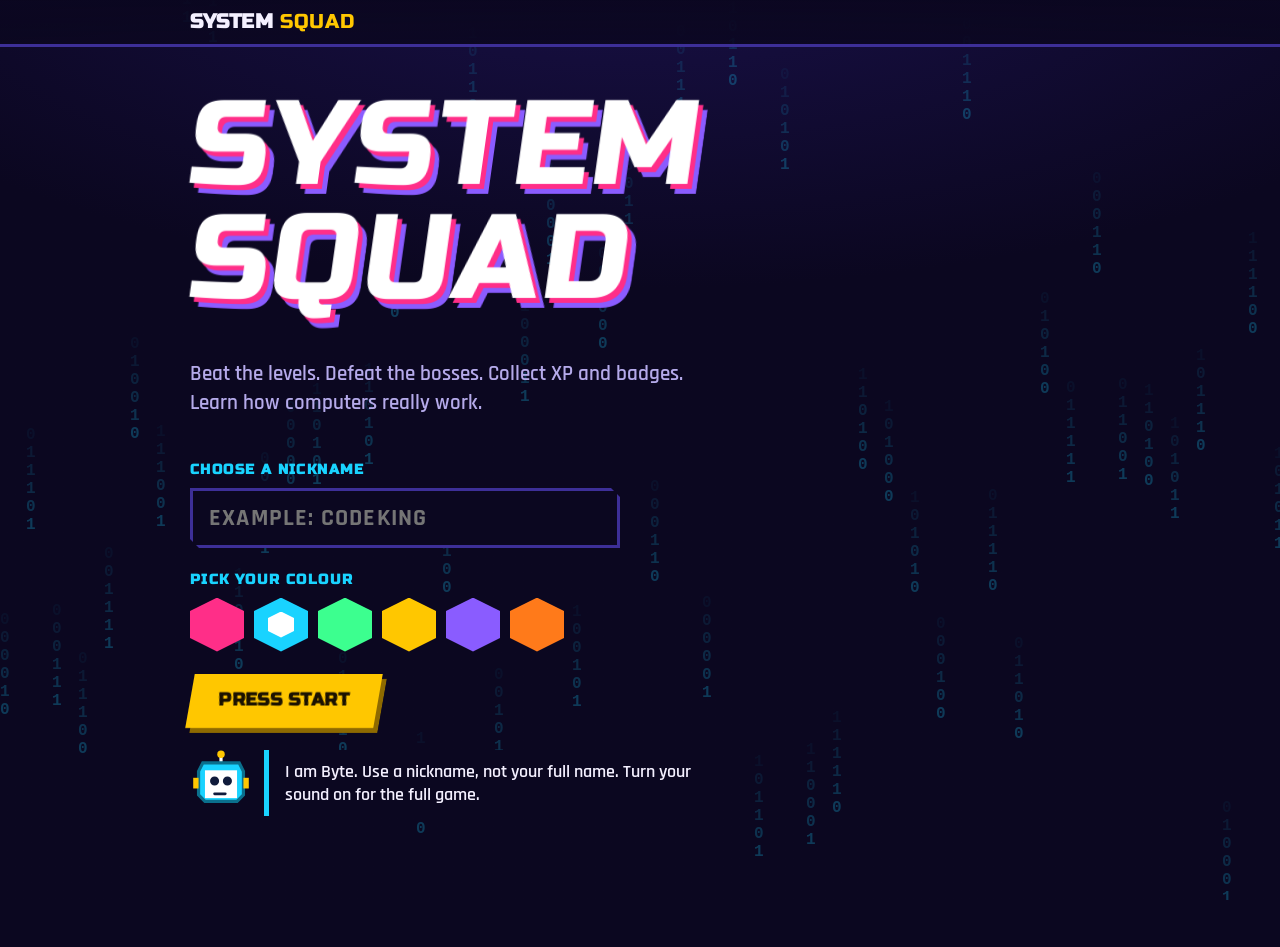
<file: netlify-upload/index.html>
<!doctype html>
<html lang="en"><head><meta charset="utf-8"><meta name="viewport" content="width=device-width,initial-scale=1,viewport-fit=cover"><meta name="theme-color" content="#0B0720">
<title>System Squad</title>
<link rel="preconnect" href="https://fonts.googleapis.com">
<link rel="stylesheet" href="https://fonts.googleapis.com/css2?family=Russo+One&family=Rajdhani:wght@500;600;700&display=swap">
<style>:root{--void:#0B0720;--panel:#16103F;--panel2:#221858;--line:#3D2F98;--text:#F4F0FF;--muted:#B5AAEA;--cyan:#19D3FF;--mag:#FF2E88;--gold:#FFC700;--lime:#3CFF8F;--red:#FF4757;--violet:#8A5CFF;--ink:#1B1200;--f-display:'Russo One','Arial Black',Impact,sans-serif;--f-body:'Rajdhani','Segoe UI',system-ui,sans-serif;--cut:polygon(0 0,calc(100% - 16px) 0,100% 16px,100% 100%,16px 100%,0 calc(100% - 16px));--cut-s:polygon(0 0,calc(100% - 9px) 0,100% 9px,100% 100%,9px 100%,0 calc(100% - 9px));color-scheme:dark}
*{box-sizing:border-box}
html{background:var(--void)}
body{margin:0;background:#150E3D;background:radial-gradient(120% 70% at 50% -10%,color-mix(in srgb,var(--world,#2A1B7A) 50%,#0B0720) 0%,var(--void) 60%) fixed;color:var(--text);font:600 18px/1.4 var(--f-body);padding-left:16px;padding-left:max(16px,env(safe-area-inset-left,0px));padding-right:16px;padding-right:max(16px,env(safe-area-inset-right,0px));padding-top:0;padding-bottom:90px;overflow-x:hidden}
body::before{content:"";position:fixed;top:0;right:0;left:0;height:0px;height:env(safe-area-inset-top,0px);z-index:60;background:var(--void)}
#rain{position:fixed;top:0;right:0;bottom:0;left:0;width:100%;height:100%;z-index:0;pointer-events:none;opacity:.5}
.wrap{max-width:900px;margin:0 auto;position:relative;z-index:1}
h1,h2,h3,h4{font-family:var(--f-display);font-weight:400;line-height:1.05;margin:0;text-transform:uppercase;letter-spacing:.02em}
button{font:inherit;color:inherit;cursor:pointer;-webkit-tap-highlight-color:transparent}
button:focus-visible,input:focus-visible,a:focus-visible{outline:3px solid var(--gold);outline-offset:3px}
a{color:inherit}
.skew{display:inline-block;transform:skewX(-8deg)}
.eyebrow{font-size:13px;letter-spacing:.18em;text-transform:uppercase;font-weight:700;color:var(--cyan)}
.ic{width:1.2em;height:1.2em;flex:none;fill:none;stroke:currentColor;stroke-width:2;stroke-linecap:round;stroke-linejoin:round}
.btn{position:relative;display:inline-flex;align-items:center;justify-content:center;grid-gap:8px;gap:8px;border:0;background:var(--gold);color:var(--ink);font-family:var(--f-display);text-transform:uppercase;font-size:18px;letter-spacing:.04em;padding:14px 28px;min-height:54px;text-decoration:none;transform:skewX(-10deg);box-shadow:5px 5px 0 #8E6A00;transition:transform .08s,box-shadow .08s}
.btn>*{transform:skewX(10deg)}
.btn:hover{filter:brightness(1.08)}
.btn:active{transform:skewX(-10deg) translate(4px,4px);box-shadow:1px 1px 0 #8E6A00}
.btn.cy{background:var(--cyan);box-shadow:5px 5px 0 #0A6F8C}
.btn.mg{background:var(--mag);color:#fff;box-shadow:5px 5px 0 #8F1450}
.btn.gh{background:transparent;color:var(--text);box-shadow:none;border:2px solid var(--line)}
.btn[disabled]{opacity:.4;pointer-events:none}
.panel{position:relative;background:linear-gradient(160deg,var(--panel2),var(--panel));clip-path:var(--cut);padding:18px 20px 18px 24px;min-width:0}
.panel::before{content:"";position:absolute;left:0;top:0;bottom:0;width:6px;background:var(--acc,var(--cyan))}
.panel.sm{clip-path:var(--cut-s);padding:12px 16px 12px 20px}
.bar{position:sticky;top:0px;top:env(safe-area-inset-top,0px);z-index:50;margin-left:calc(-1*16px);margin-left:calc(-1*max(16px,env(safe-area-inset-left,0px)));margin-right:calc(-1*16px);margin-right:calc(-1*max(16px,env(safe-area-inset-left,0px)));padding:8px 16px;padding:8px max(16px,env(safe-area-inset-left,0px));background:linear-gradient(180deg,rgba(11,7,32,.96),rgba(11,7,32,.85));border-bottom:3px solid var(--line)}
.bar .wrap{display:flex;align-items:center;grid-gap:12px;gap:12px}
.logo{font-family:var(--f-display);text-transform:uppercase;font-size:20px;letter-spacing:.03em;background:none;border:0;padding:0;color:var(--text);flex:none}
.logo b{color:var(--gold);font-weight:400}
.hud{display:flex;align-items:center;grid-gap:10px;gap:10px;flex:1;min-width:0;justify-content:flex-end}
.chip{display:flex;align-items:center;grid-gap:8px;gap:8px;min-width:0}
.av{flex:none;width:38px;height:38px;clip-path:polygon(50% 0,100% 25%,100% 75%,50% 100%,0 75%,0 25%);display:grid;place-items:center;font-family:var(--f-display);color:#fff;font-size:17px}
.xpbox{display:grid;grid-gap:3px;gap:3px;min-width:0;flex:0 1 170px}
.xpbox .t{display:flex;justify-content:space-between;grid-gap:8px;gap:8px;font-size:13px;font-weight:700;letter-spacing:.05em;text-transform:uppercase}
.xpbox .t span:first-child{overflow:hidden;text-overflow:ellipsis;white-space:nowrap}
.xpbar{height:12px;background:#0B0720;transform:skewX(-20deg);border:2px solid var(--line);overflow:hidden}
.xpbar i{display:block;height:100%;background:linear-gradient(90deg,var(--gold),#FF9D00);transition:width .8s cubic-bezier(.2,.8,.2,1)}
.nv{display:flex;grid-gap:6px;gap:6px}
.nv button{background:var(--panel);border:2px solid var(--line);transform:skewX(-10deg);padding:6px 10px;display:flex;align-items:center;grid-gap:6px;gap:6px;font-family:var(--f-display);text-transform:uppercase;font-size:13px}
.nv button>*{transform:skewX(10deg)}
.nv button[aria-pressed="true"]{background:var(--cyan);border-color:var(--cyan);color:#001A22}
.nv button.off{opacity:.5}
@keyframes up{from{opacity:0;transform:translateY(28px) skewY(2deg)}to{opacity:1;transform:none}}
@keyframes slideR{from{opacity:0;transform:translateX(14px)}to{opacity:1;transform:none}}
@keyframes slideL{from{opacity:0;transform:translateX(-14px)}to{opacity:1;transform:none}}
@keyframes slam{0%{opacity:0;transform:scale(3.2) skewX(-8deg);filter:blur(10px)}60%{opacity:1;transform:scale(.94) skewX(-8deg);filter:none}100%{opacity:1;transform:scale(1) skewX(-8deg)}}
@keyframes shake{10%,50%,90%{transform:translateX(-8px)}30%,70%{transform:translateX(8px)}}
@keyframes pulse{50%{transform:scale(1.07)}}
@keyframes glow{50%{box-shadow:0 0 0 8px rgba(255,199,0,.0),0 0 28px 4px rgba(255,199,0,.6)}}
@keyframes floatUp{to{opacity:0;transform:translateY(-70px) scale(1.4)}}
@keyframes sweep{from{transform:translateX(-120%) skewX(-20deg)}to{transform:translateX(220%) skewX(-20deg)}}
@keyframes dash{to{background-position:0 -40px}}
@keyframes flash{from{opacity:.75}to{opacity:0}}
@keyframes drop{0%{opacity:0;transform:translateY(-60px) rotate(-4deg) scale(.9)}70%{transform:translateY(6px) rotate(1deg)}100%{opacity:1;transform:none}}
.rv{animation:up .6s cubic-bezier(.2,.8,.2,1) both}
.pre{opacity:0;transform:translateY(28px)}
.shake{animation:shake .4s}
body.shk .wrap{animation:shake .35s}
.start{min-height:calc(100vh - 90px);display:grid;align-content:center;grid-gap:22px;gap:22px;padding-top:30px;padding-bottom:30px;justify-items:start}
.start h1{font-size:13vw;font-size:clamp(54px,13vw,120px);line-height:.95;color:#fff;text-shadow:5px 5px 0 var(--mag),10px 10px 0 var(--violet)}
.start h1 span{display:inline-block;opacity:0;animation:slam .55s cubic-bezier(.2,.8,.2,1) forwards}
.start .tag{max-width:46ch;font-size:21px;color:var(--muted)}
.press{font-family:var(--f-display);font-size:22px;letter-spacing:.2em;color:var(--gold);animation:pulse 1.1s infinite;text-transform:uppercase}
.field{display:grid;grid-gap:8px;gap:8px;width:100%;max-width:430px}
.field label{font-family:var(--f-display);text-transform:uppercase;font-size:14px;letter-spacing:.1em;color:var(--cyan)}
input[type=text]{font:700 24px var(--f-body);color:var(--text);background:#0B0720;border:3px solid var(--line);clip-path:var(--cut-s);padding:12px 16px;width:100%;text-transform:uppercase;letter-spacing:.05em}
.hexes{display:flex;grid-gap:10px;gap:10px;flex-wrap:wrap}
.hexes button{width:54px;height:54px;border:0;padding:0;clip-path:polygon(50% 0,100% 25%,100% 75%,50% 100%,0 75%,0 25%);position:relative}
.hexes button[aria-pressed="true"]::after{content:"";position:absolute;top:14px;right:14px;bottom:14px;left:14px;background:#fff;clip-path:polygon(50% 0,100% 25%,100% 75%,50% 100%,0 75%,0 25%)}
.hero{padding-top:26px;padding-bottom:8px;display:grid;grid-gap:6px;gap:6px}
.hero h1{font-size:7vw;font-size:clamp(30px,7vw,50px)}
.hero p{margin:0;color:var(--muted);font-size:20px}
.path{display:grid;grid-gap:0;gap:0;padding-top:16px;padding-bottom:16px;position:relative}
.step{position:relative;display:grid;grid-template-columns:76px 1fr;grid-gap:16px;gap:16px;align-items:center}
.step+.step{margin-top:26px}
.step+.step::before{content:"";position:absolute;left:37px;top:-26px;height:26px;width:4px;background:repeating-linear-gradient(180deg,var(--line) 0 8px,transparent 8px 14px);background-size:4px 40px;animation:dash 1.2s linear infinite}
.step.go+.step::before{background:repeating-linear-gradient(180deg,var(--gold) 0 8px,transparent 8px 14px)}
.hex{width:76px;height:84px;clip-path:polygon(50% 0,100% 25%,100% 75%,50% 100%,0 75%,0 25%);background:var(--line);display:grid;place-items:center;font-family:var(--f-display);font-size:34px;color:#fff;position:relative}
.step.cur .hex{background:var(--gold);color:var(--ink);animation:pulse 1.2s infinite}
.step.go .hex{background:var(--lime);color:#00331A}
.step.fin .hex{background:var(--violet)}
.node{display:block;width:100%;text-align:left;border:0;background:none;padding:0;min-width:0;color:inherit}
.node .panel{--acc:var(--line);transition:transform .12s}
.step.cur .panel{--acc:var(--gold)}
.step.go .panel{--acc:var(--lime)}
.step.fin .panel{--acc:var(--violet)}
.node:not([disabled]):hover .panel{transform:translateX(8px)}
.node[disabled]{cursor:not-allowed;opacity:.5}
.node h3{font-size:4.6vw;font-size:clamp(20px,4.6vw,28px)}
.node small{display:block;color:var(--muted);font-size:16px;font-weight:600;margin-top:2px}
.node .row2{display:flex;justify-content:space-between;align-items:center;grid-gap:10px;gap:10px}
.stars{display:flex;grid-gap:2px;gap:2px;flex:none}
.stars .ic{width:28px;height:28px;fill:#2C2370;stroke:none}
.stars .on .ic{fill:var(--gold);filter:drop-shadow(0 0 6px rgba(255,199,0,.8))}
.sec-t{font-size:22px;padding-top:22px;color:var(--gold)}
.badges{display:flex;grid-gap:10px;gap:10px;flex-wrap:wrap;padding-top:10px}
.bdg{display:flex;align-items:center;grid-gap:8px;gap:8px;background:var(--panel);clip-path:var(--cut-s);padding:8px 16px 8px 12px;font-family:var(--f-display);font-size:14px;text-transform:uppercase}
.bdg .ic{width:24px;height:24px}
.bdg.off{opacity:.35;filter:grayscale(1)}
.bdg.on{color:var(--gold)}
.bdg.on .ic{filter:drop-shadow(0 0 6px var(--gold))}
.lh{padding-top:26px;padding-bottom:8px;display:grid;grid-gap:8px;gap:8px}
.lh h1{font-size:9vw;font-size:clamp(36px,9vw,72px);color:#fff;text-shadow:4px 4px 0 var(--mag)}
.stage{display:flex;grid-gap:6px;gap:6px;position:sticky;top:calc(0px + 62px);top:calc(env(safe-area-inset-top,0px) + 62px);z-index:40;padding-top:10px;padding-bottom:10px;background:linear-gradient(180deg,var(--void) 70%,transparent)}
.stage a{flex:1;text-align:center;text-decoration:none;background:var(--panel);border:2px solid var(--line);transform:skewX(-12deg);padding:8px 4px;font-family:var(--f-display);text-transform:uppercase;font-size:14px}
.stage a>*{display:inline-block;transform:skewX(12deg)}
.stage a:hover{border-color:var(--gold)}
.quest{--acc:var(--gold)}
.quest b{font-family:var(--f-display);text-transform:uppercase;color:var(--gold);display:block;font-size:15px;letter-spacing:.1em}
.quest span{font-size:21px}
section{padding-top:22px;padding-bottom:6px;display:grid;grid-gap:14px;gap:14px;scroll-margin-top:130px}
section>h2{font-size:30px;display:flex;align-items:baseline;grid-gap:12px;gap:12px}
section>h2 small{font-family:var(--f-body);font-size:16px;color:var(--cyan);letter-spacing:.16em}
.cprog{font-weight:700;color:var(--muted);letter-spacing:.05em}
.cards{display:grid;grid-template-columns:repeat(auto-fit,minmax(250px,1fr));grid-template-columns:repeat(auto-fit,minmax(min(100%,250px),1fr));grid-gap:16px;gap:16px}
.flip{perspective:1000px;background:none;border:0;padding:0;text-align:left;color:inherit}
.flip .in{display:grid;width:100%;height:100%;transition:transform .6s cubic-bezier(.3,1.3,.5,1);transform-style:preserve-3d}
.flip[aria-pressed="true"] .in{transform:rotateY(180deg)}
.face{grid-area:1/1;min-height:270px;backface-visibility:hidden;-webkit-backface-visibility:hidden;clip-path:var(--cut);padding:18px 18px 18px 22px;display:flex;flex-direction:column;grid-gap:8px;gap:8px}
.face.f{overflow:hidden;background:repeating-linear-gradient(135deg,#1C1450 0 14px,#241A66 14px 28px);justify-content:space-between;position:relative}
.face.f::after{content:"";position:absolute;top:0;left:0;height:100%;width:40%;background:linear-gradient(100deg,transparent,rgba(255,255,255,.14),transparent);animation:sweep 3.2s infinite;pointer-events:none}
.face.f .q{font-family:var(--f-display);font-size:72px;color:var(--cyan);line-height:1;text-shadow:0 0 22px rgba(25,211,255,.7)}
.face.f h3{font-size:22px}
.face.f .tap{font-size:14px;letter-spacing:.14em;color:var(--gold);text-transform:uppercase}
.face.b{background:linear-gradient(160deg,#1E5BFF,#6A2BE0);transform:rotateY(180deg);font-size:17.5px;line-height:1.3;overflow:hidden}
.face.b h4{font-size:20px;color:var(--gold)}
.face.b .ph{margin:-18px -18px 0 -22px;height:128px;flex:none;background:#0B0720;display:grid;place-items:center;position:relative;overflow:hidden}
.face.b .ph img{position:absolute;top:0;right:0;bottom:0;left:0;width:100%;height:100%;object-fit:cover;object-position:top;display:block}
.face.b .ph .ic{width:56px;height:56px;color:var(--cyan)}
.face.b .like{background:rgba(11,7,32,.45);padding:8px 12px;font-weight:700;display:flex;grid-gap:10px;gap:10px;align-items:center}
.lk{width:86px;height:86px;object-fit:cover;flex:none;clip-path:var(--cut-s)}
.face.b .like em{font-style:normal;color:var(--gold);font-family:var(--f-display);font-size:13px;letter-spacing:.1em;text-transform:uppercase;display:block}
.w{--acc:var(--cyan);position:relative;background:linear-gradient(160deg,var(--panel2),var(--panel));clip-path:var(--cut);padding:20px 22px 22px 26px;display:grid;grid-gap:14px;gap:14px;min-width:0}
.w::before{content:"";position:absolute;left:0;top:0;bottom:0;width:6px;background:var(--acc)}
.w h3{font-size:26px}
.hint{margin:0;color:var(--muted)}
.row{display:flex;grid-gap:12px;gap:12px;align-items:center;justify-content:space-between;flex-wrap:wrap}
.target{font-family:var(--f-display);text-transform:uppercase;font-size:5.5vw;font-size:clamp(24px,5.5vw,36px);text-align:center;padding:30px 16px;min-height:120px;display:grid;place-items:center;background:linear-gradient(180deg,#0B0720,#150E3D);clip-path:var(--cut);word-wrap:break-word;overflow-wrap:anywhere;animation:drop .45s cubic-bezier(.2,1.2,.4,1) both;line-height:1.15}
.opts{display:grid;grid-template-columns:repeat(auto-fit,minmax(240px,1fr));grid-template-columns:repeat(auto-fit,minmax(min(100%,240px),1fr));grid-gap:12px;gap:12px}
.opt{position:relative;background:var(--panel);border:0;border-left:8px solid var(--c,var(--line));padding:14px 16px;text-align:left;font-family:var(--f-body);font-weight:700;font-size:19px;display:flex;grid-gap:10px;gap:10px;align-items:center;min-height:60px;clip-path:var(--cut-s);transition:transform .1s,background .15s;animation:slideR .4s cubic-bezier(.2,.8,.2,1) both;animation-delay:calc(var(--i,0)*70ms)}
.opt:hover:not([disabled]){background:var(--panel2);transform:translateX(6px)}
.opt:active:not([disabled]){transform:scale(.97)}
.opt.ok{background:#0E5B37;border-left-color:var(--lime)}
.opt.no{background:#6A1730;border-left-color:var(--red);animation:shake .4s}
.opt .m{margin-left:auto;font-family:var(--f-display);font-size:22px}
.opt.ok .m{color:var(--lime)}
.opt.no .m{color:var(--red)}
.cats{display:flex;flex-wrap:wrap;grid-gap:12px;gap:12px}
.cats .opt{flex:1 1 160px;justify-content:center;text-align:center;font-family:var(--f-display);text-transform:uppercase;font-size:17px}
.qtext{font-family:var(--f-display);font-size:4.4vw;font-size:clamp(20px,4.4vw,28px);line-height:1.25;margin:0;text-transform:none;animation:slideL .45s cubic-bezier(.2,.8,.2,1) both}
.blank{display:inline-block;min-width:3.5em;border-bottom:4px solid var(--gold);text-align:center;margin-left:2px;margin-right:2px;color:var(--gold)}
.blank.f{color:var(--lime);border-color:var(--lime)}
.pips{display:flex;grid-gap:6px;gap:6px}
.pips i{width:22px;height:10px;transform:skewX(-20deg);background:#2C2370;display:block}
.pips i.ok{background:var(--lime)}
.pips i.no{background:var(--red)}
.pips i.cur{background:var(--gold);animation:pulse 1s infinite}
.hud2{display:flex;justify-content:space-between;align-items:center;grid-gap:12px;gap:12px;flex-wrap:wrap}
.score{font-family:var(--f-display);font-size:5vw;font-size:clamp(20px,5vw,30px);color:var(--gold)}
.meter{height:12px;width:140px;background:#0B0720;transform:skewX(-20deg);border:2px solid var(--line);overflow:hidden}
.meter i{display:block;height:100%;width:0;background:linear-gradient(90deg,var(--mag),var(--gold));transition:width .25s}
.combo{font-family:var(--f-display);text-transform:uppercase;color:var(--mag);font-size:20px;min-width:110px;display:flex;align-items:center;grid-gap:6px;gap:6px}
.combo.on{animation:pulse .35s}
.timer{height:10px;background:#0B0720;transform:skewX(-20deg);overflow:hidden}
.timer i{display:block;height:100%;width:100%;background:var(--violet)}
.byte{display:flex;grid-gap:12px;gap:12px;align-items:flex-start;min-height:64px}
.byte svg{flex:none;width:62px;height:62px}
.bubble{position:relative;background:#0B0720;padding:10px 16px;flex:1;min-width:0;border-left:5px solid var(--cyan);font-size:18px;line-height:1.3;animation:slideR .3s both}
.bubble.ok{border-color:var(--lime)}
.bubble.no{border-color:var(--red)}
.result{display:grid;grid-gap:14px;gap:14px;justify-items:start}
.big{font-family:var(--f-display);font-size:72px;line-height:1;color:#fff;text-shadow:4px 4px 0 var(--mag)}
.xpg{display:inline-block;background:var(--gold);color:var(--ink);font-family:var(--f-display);padding:4px 16px;transform:skewX(-10deg);animation:slam .5s both}
.miss{display:grid;grid-gap:6px;gap:6px;width:100%}
.miss div{background:#3A1330;border-left:5px solid var(--red);padding:6px 12px;font-size:17px}
.arena{display:grid;grid-template-columns:1fr auto 1fr;grid-gap:12px;gap:12px;align-items:center;background:linear-gradient(180deg,#0B0720,#1A0F4A);clip-path:var(--cut);padding:14px 18px}
.fighter{display:grid;grid-gap:6px;gap:6px;justify-items:center;min-width:0}
.fighter .nm{font-family:var(--f-display);font-size:14px;text-transform:uppercase;letter-spacing:.06em;text-align:center}
.vs{font-family:var(--f-display);font-size:34px;color:var(--mag);text-shadow:3px 3px 0 #4A0A28}
.hearts{display:flex;grid-gap:4px;gap:4px}
.hearts svg{width:26px;height:26px}
.hp{display:flex;grid-gap:4px;gap:4px;width:100%;max-width:200px}
.hp i{flex:1;height:14px;background:var(--red);transform:skewX(-20deg);transition:background .2s,transform .3s}
.hp i.lost{background:#2C1730;transform:skewX(-20deg) scaleY(.5)}
.bossw{width:92px;height:92px}
.hit{animation:shake .4s}
.flashfx{position:fixed;top:0;right:0;bottom:0;left:0;z-index:70;pointer-events:none;animation:flash .4s forwards}
.fl{position:fixed;z-index:80;pointer-events:none;font-family:var(--f-display);font-size:34px;color:var(--gold);text-shadow:3px 3px 0 #000;animation:floatUp .9s forwards}
.ov{position:fixed;top:0;right:0;bottom:0;left:0;z-index:90;display:grid;place-items:center;overflow:hidden;background:rgba(11,7,32,.0)}
.ov .p1,.ov .p2{position:absolute;top:-10%;bottom:-10%;width:60%;transition:transform .45s cubic-bezier(.7,0,.2,1)}
.ov .p1{left:-10%;background:var(--mag);transform:translateX(-130%) skewX(-14deg)}
.ov .p2{right:-10%;background:var(--violet);transform:translateX(130%) skewX(-14deg)}
.ov.in .p1,.ov.in .p2{transform:translateX(0) skewX(-14deg)}
.ov .tx{position:relative;text-align:center;display:grid;grid-gap:10px;gap:10px;padding:20px}
.ov .tx .a{font-family:var(--f-display);font-size:5vw;font-size:clamp(20px,5vw,30px);letter-spacing:.3em;color:var(--gold);opacity:0;animation:slideL .4s .3s forwards}
.ov .tx .b{font-family:var(--f-display);font-size:13vw;font-size:clamp(44px,13vw,120px);line-height:.95;color:#fff;text-shadow:5px 5px 0 #000;opacity:0;animation:slam .5s .45s both;text-transform:uppercase}
.ov .tx .c{font-size:22px;max-width:30ch;margin:0 auto;opacity:0;animation:up .5s .8s forwards}
.ov.out{opacity:0;transition:opacity .35s}
.ov.win .p1{background:var(--lime)}
.ov.win .p2{background:var(--cyan)}
.ov.win .tx .b{color:#fff}
.ov.lose .p1{background:var(--red)}
.ov.lose .p2{background:#6A1730}
.stack{display:grid;grid-gap:8px;gap:8px}
.layer{padding:14px 18px;font-family:var(--f-display);text-transform:uppercase;display:flex;justify-content:space-between;align-items:center;grid-gap:10px;gap:10px;min-height:58px;border:3px dashed var(--line);color:var(--muted);clip-path:var(--cut-s);font-size:17px}
.layer small{font-family:var(--f-body);font-size:15px;text-transform:none;font-weight:600}
.layer.placed{border-style:solid;border-color:transparent;color:#fff;animation:drop .45s both}
.layer.l3{background:#7B4DFF}
.layer.l2{background:#1E6BFF}
.layer.l1{background:#0E9A55}
.layer.l0{background:#E8590C}
.layer.act{outline:4px solid var(--gold);transform:scale(1.03);animation:glow 1s infinite}
.pool{display:flex;grid-gap:10px;gap:10px;flex-wrap:wrap}
.pool .opt{flex:1 1 200px}
.flowtext{background:#0B0720;border-left:5px solid var(--gold);padding:14px 18px;min-height:78px}
.boot{background:#04020E;color:#6BFFAE;font-family:ui-monospace,Consolas,monospace;font-weight:700;font-size:15px;padding:14px 16px;min-height:150px;line-height:1.7;word-wrap:break-word;overflow-wrap:anywhere;border:2px solid var(--line)}
.boot .e{color:#FF7B8A}
.apps{display:grid;grid-template-columns:repeat(4,1fr);grid-gap:10px;gap:10px}
.apps button{background:var(--panel);border:0;clip-path:var(--cut-s);padding:14px 4px;display:grid;grid-gap:4px;gap:4px;justify-items:center;font-family:var(--f-display);font-size:13px;text-transform:uppercase}
.apps button .ic{width:34px;height:34px;color:var(--cyan)}
.apps button[disabled]{opacity:.3;cursor:not-allowed}
.apps button:not([disabled]){animation:drop .4s both}
.sw{display:inline-flex;grid-gap:10px;gap:10px;align-items:center;font-family:var(--f-display);text-transform:uppercase;font-size:14px;background:var(--panel);border:2px solid var(--line);padding:8px 16px 8px 10px;transform:skewX(-10deg)}
.sw i{width:42px;height:22px;background:var(--red);position:relative;display:block}
.sw i::after{content:"";position:absolute;left:3px;top:3px;width:16px;height:16px;background:#fff;transition:left .2s}
.sw[aria-pressed="true"] i{background:var(--lime)}
.sw[aria-pressed="true"] i::after{left:23px}
.files{display:grid;grid-gap:8px;gap:8px}
.file{display:flex;align-items:center;grid-gap:12px;gap:12px;background:#0B0720;padding:10px 14px;font-weight:700}
.file .b2{flex:1;height:14px;background:#2C2370;transform:skewX(-20deg);overflow:hidden}
.file .b2 i{display:block;height:100%;background:var(--cyan);transition:width .7s cubic-bezier(.3,1.2,.5,1)}
.file .mb{font-family:var(--f-display);min-width:78px;text-align:right}
.limit{display:flex;justify-content:space-between;font-family:var(--f-display);text-transform:uppercase;background:#0B0720;padding:12px 16px;border-left:6px solid var(--line)}
.limit.okk{border-color:var(--lime);color:var(--lime)}
.limit.bad{border-color:var(--red);color:var(--red)}
.tally{display:grid;grid-template-columns:repeat(auto-fit,minmax(150px,1fr));grid-gap:12px;gap:12px}
.tally div{background:var(--panel);clip-path:var(--cut-s);padding:10px 16px;font-weight:700;color:var(--muted);text-transform:uppercase;font-size:14px;letter-spacing:.06em}
.tally b{display:block;font-family:var(--f-display);font-size:34px;color:#fff;letter-spacing:0}
.board{display:grid;grid-gap:10px;gap:10px;padding-top:16px}
.pl{display:grid;grid-template-columns:54px 40px 1fr auto auto;grid-gap:12px;gap:12px;align-items:center;background:var(--panel);clip-path:var(--cut-s);padding:10px 16px 10px 12px;animation:slideR .5s cubic-bezier(.2,.8,.2,1) both;animation-delay:calc(var(--i,0)*70ms);min-width:0}
.pl .rk{font-family:var(--f-display);font-size:34px;text-align:center;color:var(--muted)}
.pl.r1{background:linear-gradient(90deg,#6B4B00,var(--panel));box-shadow:inset 6px 0 0 var(--gold)}
.pl.r1 .rk{color:var(--gold);text-shadow:0 0 14px var(--gold)}
.pl.r2{box-shadow:inset 6px 0 0 #C8D0E6}
.pl.r2 .rk{color:#C8D0E6}
.pl.r3{box-shadow:inset 6px 0 0 #E3A26B}
.pl.r3 .rk{color:#E3A26B}
.pl.me{outline:3px solid var(--cyan);outline-offset:-3px}
.pl .nm{min-width:0;font-family:var(--f-display);text-transform:uppercase;overflow:hidden;text-overflow:ellipsis;white-space:nowrap;font-size:18px}
.pl .nm small{display:block;font-family:var(--f-body);font-size:14px;color:var(--muted);text-transform:none;font-weight:600}
.pl .xp{font-family:var(--f-display);color:var(--gold);font-size:20px}
.rm{background:none;border:2px solid var(--line);padding:2px 8px;font-size:12px;text-transform:uppercase}
.note{background:#0B0720;border-left:5px solid var(--gold);padding:12px 16px;font-size:17px}
body.lite .face.f::after{display:none}
body.lite .bgboss svg,body.lite .brief .bz svg,body.lite .step.cur .hex{animation:none}
body.lite *{filter:none!important}
#errb{position:fixed;left:0;right:0;bottom:0;z-index:999;background:#FF4757;color:#fff;font:700 16px/1.3 Arial,sans-serif;padding:10px 14px}
[hidden]{display:none!important}
.stage a.on{background:var(--cyan);border-color:var(--cyan);color:#001A22}
.stnav{padding-top:12px}
.why{background:rgba(255,199,0,.12);border-left:5px solid var(--gold);padding:10px 14px;margin-top:12px;font-size:3.4vw;font-size:clamp(17px,3.4vw,20px);line-height:1.35}
.why em{display:block;font-family:var(--f-display);font-style:normal;color:var(--gold);font-size:13px;letter-spacing:.12em;text-transform:uppercase;margin-bottom:2px}
.why.ex{background:rgba(25,211,255,.1);border-left-color:var(--cyan)}
.why.ex em{color:var(--cyan)}
.why b{color:var(--gold)}
.kws{display:flex;grid-gap:8px;gap:8px;flex-wrap:wrap;margin-top:12px}
.kw{background:#0B0720;border:2px solid var(--line);padding:5px 12px;font-size:16px;color:var(--muted)}
.kw b{color:var(--cyan)}
.xinfo{background:#0B0720;border-left:5px solid var(--cyan);padding:12px 16px;margin-top:8px;font-size:3.4vw;font-size:clamp(17px,3.4vw,20px);line-height:1.35;min-height:64px}
.xinfo b{color:var(--gold)}
.xbar{display:grid;grid-gap:8px;gap:8px;margin-top:8px}
.xbar .r{display:flex;align-items:center;grid-gap:10px;gap:10px;background:#0B0720;padding:8px 12px}
.xbar .lab{flex:0 0 92px;font-family:var(--f-display);text-transform:uppercase;font-size:14px}
.xbar .bars{flex:1;display:grid;grid-gap:3px;gap:3px;min-width:0}
.xbar .bars i{display:block;height:9px;background:var(--cyan)}
.xbar .bars i.m{background:var(--gold)}
.xbar .num{flex:0 0 76px;text-align:right;font-family:var(--f-display);color:var(--gold)}
.cmp{width:100%;border-collapse:collapse;font-size:3vw;font-size:clamp(15px,3vw,18px)}
.cmp th{font-family:var(--f-display);text-transform:uppercase;font-size:13px;letter-spacing:.08em;color:var(--cyan);text-align:left;padding:8px 10px;border-bottom:2px solid var(--line)}
.cmp td{padding:10px;border-bottom:1px solid var(--line);vertical-align:top}
.cmp td:first-child{font-family:var(--f-display);color:var(--gold);text-transform:uppercase}
.tease{font-family:var(--f-display);text-transform:uppercase;letter-spacing:.04em;color:var(--red,#FF4757);border-left:5px solid #FF4757;background:rgba(255,71,87,.1);padding:10px 14px;animation:pulse 1.4s infinite;font-size:3.2vw;font-size:clamp(15px,3.2vw,19px)}
.topo{position:relative}
.susp{position:absolute;top:0;right:0;bottom:0;left:0;display:grid;place-items:center;background:rgba(5,2,15,.82);font-family:var(--f-display);font-size:20vw;font-size:clamp(70px,20vw,130px);color:#FF4757;text-shadow:0 0 30px #FF4757;z-index:5;animation:pulse .7s infinite}
.susp small{display:block;font-size:16px;letter-spacing:.2em;text-align:center;color:#fff;text-shadow:none}
.goals{display:grid;grid-gap:6px;gap:6px}
.gl{display:flex;grid-gap:10px;gap:10px;align-items:center;background:#0B0720;padding:8px 12px;border-left:5px solid var(--line);font-size:17px}
.gl .gk{flex:none;width:26px;height:26px;display:grid;place-items:center;background:var(--panel2);font-family:var(--f-display)}
.gl.ok{border-left-color:var(--lime)}
.gl.ok .gk{background:var(--lime);color:#00331A}
.gl.cur{border-left-color:var(--gold)}
@keyframes flick{0%,100%{opacity:1}20%{opacity:.3}40%{opacity:.9}60%{opacity:.2}80%{opacity:.8}}
.flick{animation:flick .9s}
.pts2 li.enc{opacity:1;animation:none;padding-left:18px;min-height:30px;cursor:pointer}
.pts2 li.enc .red{display:block;height:20px;margin-top:6px;background:repeating-linear-gradient(90deg,#0B0720 0 10px,#1B1450 10px 20px);border:1px solid var(--line)}
.pts2 li.enc .tx.scr{font-family:ui-monospace,Consolas,monospace;color:var(--cyan);letter-spacing:.03em;word-wrap:break-word;overflow-wrap:anywhere}
.pts2 li.enc.open{animation:unlock .5s ease-out both}
@keyframes unlock{0%{opacity:.3;transform:scale(1.05);text-shadow:0 0 18px #19D3FF}100%{opacity:1;transform:none;text-shadow:none}}
.dec{display:flex;align-items:center;grid-gap:16px;gap:16px;margin-top:14px;flex-wrap:wrap}
.btn.pulse{animation:pulse 1.2s infinite}
.lnk{background:none;border:0;color:var(--muted);text-decoration:underline;font:600 16px var(--f-body);padding:8px 4px}
.vill{display:flex;align-items:center;grid-gap:12px;gap:12px;background:rgba(255,71,87,.1);border-left:5px solid #FF4757;padding:8px 14px;margin-top:10px;flex-wrap:wrap}
.vsv svg{width:54px;height:54px;display:block}
.vsv.hit{animation:shake .4s}
.vb{flex:1 1 220px;min-width:0;display:grid;grid-gap:2px;gap:2px;font-size:3.2vw;font-size:clamp(16px,3.2vw,19px);line-height:1.3}
.vb b{font-family:var(--f-display);font-size:14px;letter-spacing:.1em;text-transform:uppercase}
.vpw{flex:0 0 140px;display:grid;grid-gap:3px;gap:3px;font-family:var(--f-display);font-size:11px;letter-spacing:.1em;color:#FF4757}
.vpw i{display:block;height:10px;background:#2A0F2A;transform:skewX(-20deg);overflow:hidden}
.vpw b{display:block;height:100%;background:#FF4757;transition:width .6s}
.joke{background:rgba(60,255,143,.1);border-left:5px solid var(--lime);padding:8px 14px;font-size:3.2vw;font-size:clamp(16px,3.2vw,19px);animation:slideR .4s both}
.cmq{font-family:var(--f-display);font-size:4.6vw;font-size:clamp(24px,4.6vw,44px);line-height:1.2;text-transform:none}
.cmo{display:grid;grid-template-columns:repeat(auto-fit,minmax(230px,1fr));grid-template-columns:repeat(auto-fit,minmax(min(100%,230px),1fr));grid-gap:12px;gap:12px}
.cmo div{background:var(--panel);padding:16px 18px;font-family:var(--f-display);font-size:3vw;font-size:clamp(18px,3vw,28px);border-left:8px solid var(--c);text-transform:none;line-height:1.2}
.cmo div.right{background:#0E5B37;border-left-color:var(--lime)}
.cmo div.dim{opacity:.35}
.cmo b{color:var(--c);margin-right:10px}
.score-row{display:flex;grid-gap:10px;gap:10px;flex-wrap:wrap}
.tm{flex:1 1 130px;background:var(--panel);border-top:6px solid var(--c);padding:8px 12px;font-family:var(--f-display);text-transform:uppercase}
.tm b{display:block;font-size:34px;color:#fff}
.tm.lead{outline:3px solid var(--gold)}
.bt{display:grid;grid-template-columns:repeat(auto-fit,minmax(250px,1fr));grid-template-columns:repeat(auto-fit,minmax(min(100%,250px),1fr));grid-gap:12px;gap:12px}
.bti{display:flex;align-items:center;grid-gap:12px;gap:12px;background:var(--c);color:#0B0720;border:0;border-bottom:6px solid rgba(0,0,0,.35);padding:14px 16px;font:700 3vw var(--f-body);font:700 clamp(17px,3vw,22px) var(--f-body);text-align:left;min-height:84px;clip-path:var(--cut-s)}
.bti svg{flex:none;fill:#0B0720}
.bti:active{transform:translateY(3px)}
.bti.right{outline:5px solid #fff}
.bti.dim{opacity:.3}
.pod{display:flex;align-items:flex-end;justify-content:center;grid-gap:10px;gap:10px;min-height:230px;padding-top:10px}
.pod>div{flex:1 1 0;max-width:180px;text-align:center;font-family:var(--f-display);text-transform:uppercase;display:grid;align-content:end;grid-gap:4px;gap:4px}
.pod .st{display:grid;place-items:center;background:var(--panel2);color:#fff;font-size:34px;animation:up .8s both}
.pod .p1 .st{height:150px;background:linear-gradient(180deg,#FFC700,#8E6A00);color:#1B1200}
.pod .p2 .st{height:105px;background:linear-gradient(180deg,#C8D0E6,#5C6584);color:#101B3B}
.pod .p3 .st{height:75px;background:linear-gradient(180deg,#E3A26B,#7A4A1E);color:#2B1500}
.pod .nm2{font-size:15px;word-wrap:break-word;overflow-wrap:anywhere}
.codebox{font:700 5vw ui-monospace,Consolas,monospace;font:700 clamp(20px,5vw,34px) ui-monospace,Consolas,monospace;letter-spacing:.06em;background:#0B0720;border:3px dashed var(--gold);padding:14px 18px;color:var(--gold);word-break:break-all;text-transform:none}
#fx{position:fixed;top:0;right:0;bottom:0;left:0;width:100%;height:100%;pointer-events:none;z-index:85}
.target img{max-height:240px;width:auto;max-width:100%;object-fit:contain;display:block}
.target.pic{padding:10px}
.ask{font-family:var(--f-display);font-size:4.6vw;font-size:clamp(20px,4.6vw,28px);text-transform:none;background:var(--gold);color:var(--ink);padding:12px 18px;clip-path:var(--cut-s);animation:slam .45s both}
.shot{position:relative;line-height:0;max-width:640px;width:100%;margin:0 auto;border:3px solid var(--line);cursor:crosshair;overflow:hidden;touch-action:manipulation}
.shot img{width:100%;height:auto;display:block;user-select:none;-webkit-user-drag:none}
.rip{position:absolute;width:26px;height:26px;margin:-13px 0 0 -13px;border:3px solid var(--red);border-radius:50%;pointer-events:none;animation:floatUp .7s forwards}
.tgt{position:absolute;border:4px solid var(--lime);box-shadow:0 0 0 3px #000,0 0 26px 6px rgba(60,255,143,.8);pointer-events:none;animation:pulse .8s 3}
.tgt.hint{border-color:var(--gold);box-shadow:0 0 0 3px #000,0 0 26px 6px rgba(255,199,0,.8)}
.brief{background:#0B0720;position:fixed;top:0;right:0;bottom:0;left:0;z-index:95;background:radial-gradient(90% 60% at 50% 100%,color-mix(in srgb,var(--world,#2A1B7A) 70%,#000) 0%,rgba(7,4,20,.97) 70%);display:grid;align-items:end;padding:20px 16px calc(24px + 0px);padding:20px max(16px,env(safe-area-inset-left,0px)) calc(24px + env(safe-area-inset-bottom,0px));animation:flash 0s;cursor:pointer}
.brief .bx{max-width:860px;margin:0 auto;width:100%;display:grid;grid-template-columns:auto 1fr;grid-gap:18px;gap:18px;align-items:end;animation:up .5s both}
.bgboss{position:absolute;top:0;right:0;bottom:40%;left:0;display:grid;place-items:center;opacity:.28;pointer-events:none}
.bgboss svg{width:60vw;width:min(60vw,420px);height:auto;animation:bob 3s ease-in-out infinite}
.brief .bz svg{width:22vw;width:clamp(90px,22vw,170px);height:auto;animation:bob 2s ease-in-out infinite;filter:drop-shadow(0 0 24px rgba(25,211,255,.6))}
@keyframes bob{50%{transform:translateY(-10px)}}
.brief .bt{background:#0B0720;border-left:6px solid var(--cyan);padding:16px 20px;clip-path:var(--cut);min-height:150px;display:grid;grid-gap:8px;gap:8px;align-content:start}
.brief .who{font-family:var(--f-display);font-size:14px;letter-spacing:.14em;color:var(--cyan);text-transform:uppercase}
.brief p{margin:0;font-size:4.4vw;font-size:clamp(20px,4.4vw,28px);line-height:1.3}
.brief .go{justify-self:end;font-family:var(--f-display);color:var(--gold);font-size:14px;letter-spacing:.14em;text-transform:uppercase;animation:pulse 1s infinite}
.can{margin:6px 0 0;padding-left:20px;display:grid;grid-gap:4px;gap:4px;font-size:20px}
.sl{display:grid;grid-template-columns:1.15fr 1fr;grid-gap:20px;gap:20px;align-items:start}
.sl.one{grid-template-columns:1fr}
@media (max-width:700px){.sl{grid-template-columns:1fr}}
.pts2{list-style:none;margin:10px 0 0;padding:0;display:grid;grid-gap:10px;gap:10px;font-size:3.8vw;font-size:clamp(19px,3.8vw,23px);line-height:1.35}
.pts2 li{padding-left:18px;position:relative;opacity:0;animation:slideL .5s cubic-bezier(.2,.8,.2,1) forwards}
.pts2 li::before{content:"";position:absolute;left:0;top:.5em;width:8px;height:8px;background:var(--gold);transform:rotate(45deg)}
.pts2 b{color:var(--gold)}
.slp{margin:0;position:relative;background:#0B0720;clip-path:var(--cut-s);animation:drop .5s .2s both}
.slp img{width:100%;max-height:300px;object-fit:contain;display:block;background:#000}
.slp .lk2{position:absolute;right:8px;bottom:44px;width:34%;max-height:none;border:3px solid var(--gold);object-fit:cover;height:34%;aspect-ratio:1;background:#000}
.slp figcaption{padding:8px 14px;font-size:16px;color:var(--muted)}
.qc{display:grid;grid-gap:10px;gap:10px;background:#0B0720;padding:14px 16px;border-left:6px solid var(--gold)}
.tick{display:flex;grid-gap:14px;gap:14px;align-items:flex-start;text-align:left;width:100%;background:var(--panel);border:0;border-left:6px solid var(--line);clip-path:var(--cut-s);padding:14px 16px;font-size:19px;font-weight:600}
.tick .bx2{flex:none;width:28px;height:28px;border:3px solid var(--line);background:#0B0720;display:grid;place-items:center;transform:rotate(45deg) scale(.8)}
.tick[aria-pressed="true"]{border-left-color:var(--lime)}
.tick[aria-pressed="true"] .bx2{background:var(--lime);border-color:var(--lime)}
textarea{width:100%;min-height:96px;font:600 19px/1.4 var(--f-body);color:var(--text);background:#0B0720;border:3px solid var(--line);padding:12px 14px;resize:vertical}
.brief .skip{position:absolute;top:calc(14px + 0px);top:calc(14px + env(safe-area-inset-top,0px));right:16px;background:none;border:2px solid var(--line);color:var(--muted);font-family:var(--f-display);text-transform:uppercase;font-size:13px;padding:6px 14px}
@media (max-width:700px){.xpbox{display:none}
.logo{display:none}
#nfs{display:none}
.nv button{padding:6px 9px}
.hud{justify-content:space-between}
.nv button .lab{display:none}
.arena{grid-template-columns:1fr 1fr}
.vs{display:none}
.pl{grid-template-columns:40px 34px 1fr auto}
.pl .rm{grid-column:1/-1}}
@media (prefers-reduced-motion:reduce){*{animation-duration:.01s!important;animation-delay:0s!important;transition:none!important}}
html.no-flexgap .btn>*+*{margin-left:8px}
html.no-flexgap .bar .wrap>*+*{margin-left:12px}
html.no-flexgap .hud>*+*{margin-left:10px}
html.no-flexgap .chip>*+*{margin-left:8px}
html.no-flexgap .xpbox .t>*+*{margin-left:8px}
html.no-flexgap .nv>*+*{margin-left:6px}
html.no-flexgap .nv button>*+*{margin-left:6px}
html.no-flexgap .hexes>*{margin:0 10px 10px 0}
html.no-flexgap .node .row2>*+*{margin-left:10px}
html.no-flexgap .stars>*+*{margin-left:2px}
html.no-flexgap .badges>*{margin:0 10px 10px 0}
html.no-flexgap .bdg>*+*{margin-left:8px}
html.no-flexgap .stage>*+*{margin-left:6px}
html.no-flexgap section>h2>*+*{margin-left:12px}
html.no-flexgap .face>*+*{margin-left:8px}
html.no-flexgap .face.b .like>*+*{margin-left:10px}
html.no-flexgap .row>*{margin:0 12px 12px 0}
html.no-flexgap .opt>*+*{margin-left:10px}
html.no-flexgap .cats>*{margin:0 12px 12px 0}
html.no-flexgap .pips>*+*{margin-left:6px}
html.no-flexgap .hud2>*{margin:0 12px 12px 0}
html.no-flexgap .combo>*+*{margin-left:6px}
html.no-flexgap .byte>*+*{margin-left:12px}
html.no-flexgap .hearts>*+*{margin-left:4px}
html.no-flexgap .hp>*+*{margin-left:4px}
html.no-flexgap .layer>*+*{margin-left:10px}
html.no-flexgap .pool>*{margin:0 10px 10px 0}
html.no-flexgap .sw>*+*{margin-left:10px}
html.no-flexgap .file>*+*{margin-left:12px}
html.no-flexgap .kws>*{margin:0 8px 8px 0}
html.no-flexgap .xbar .r>*+*{margin-left:10px}
html.no-flexgap .gl>*+*{margin-left:10px}
html.no-flexgap .dec>*{margin:0 16px 16px 0}
html.no-flexgap .vill>*{margin:0 12px 12px 0}
html.no-flexgap .score-row>*{margin:0 10px 10px 0}
html.no-flexgap .bti>*+*{margin-left:12px}
html.no-flexgap .pod>*+*{margin-left:10px}
html.no-flexgap .tick>*+*{margin-left:14px}</style></head><body>

<script>(function(){try{var d=document.createElement('div');d.style.cssText='display:flex;flex-direction:column;gap:1px';var x=document.createElement('div'),y=document.createElement('div');x.style.height='1px';y.style.height='1px';d.appendChild(x);d.appendChild(y);document.body.appendChild(d);var ok=d.scrollHeight===3;document.body.removeChild(d);if(!ok)document.documentElement.className+=' no-flexgap'}catch(e){}})();</script>
<script>window.addEventListener('error',function(e){var d=document.getElementById('errb');if(!d){d=document.createElement('div');d.id='errb';document.body.appendChild(d)}d.textContent='Problem: '+(e.message||'unknown')+(e.lineno?' (line '+e.lineno+')':'')+'. Please screenshot this for your teacher.'});</script>
<canvas id="rain" aria-hidden="true"></canvas>
<div class="bar"><div class="wrap">
  <button class="logo" id="logo" type="button">System <b>Squad</b></button>
  <div class="hud" id="hud"></div>
</div></div>
<main class="wrap" id="app"></main>
<canvas id="fx" aria-hidden="true"></canvas>

<script>
const MCQ=[[{"q":"Computer software can best be described as _____.","o":["the physical parts of a computer","a set of instructions and programs","the computer's monitor","a type of keyboard"]},{"q":"Which of the following is an example of system software?","o":["Microsoft Word","Windows operating system","A web browser","A calculator app"]},{"q":"Which of the following is an example of application software?","o":["Linux","macOS","Microsoft Excel","Windows"]},{"q":"The main function of system software is to _____.","o":["manage and control computer hardware","type letters only","play music only","print documents only"]},{"q":"Unlike hardware, software cannot be _____.","o":["installed","physically touched","updated","used"]}],[{"q":"Utility programs are mainly used to _____.","o":["entertain users","maintain and optimise the computer system","replace the operating system","design websites only"]},{"q":"A program that detects and removes harmful software is called _____.","o":["an antivirus","a browser","a spreadsheet","a presentation tool"]},{"q":"A utility tool that frees up storage space by removing unnecessary files is called _____.","o":["disk cleanup","word processor","web browser","email client"]},{"q":"File compression tools are mainly used to _____.","o":["reduce the size of files","increase file size","delete files permanently","print files"]},{"q":"Backup software is used to _____.","o":["copy important data to another location for safekeeping","permanently delete old files","design graphics","browse the internet"]}],[{"q":"An operating system is best described as software that _____.","o":["manages computer hardware and software resources","only plays videos","only prints documents","only stores photographs"]},{"q":"Which of the following is a function of an operating system?","o":["Managing memory and the processor","Cooking food","Cleaning the classroom","Teaching lessons"]},{"q":"The operating system provides a _____ through which users interact with the computer.","o":["user interface","keyboard only","printer only","speaker only"]},{"q":"Without an operating system, a computer _____.","o":["can run any software easily","cannot start up or run application software","becomes faster","becomes a calculator only"]},{"q":"Managing files and folders on a computer is a function of the _____.","o":["operating system","printer","scanner","speaker"]}],[{"q":"Which of these is a mobile operating system?","o":["Android","Windows Server","Linux Server","DOS"]},{"q":"An operating system that allows only one user to work at a time is called a _____ operating system.","o":["single-user","multi-user","network","mobile"]},{"q":"Which of the following is an example of a desktop operating system?","o":["iOS","Windows","Android","Symbian"]},{"q":"An operating system that manages several computers connected in a network is called a _____ operating system.","o":["network","single-user","mobile","game"]},{"q":"iOS is the mobile operating system developed mainly for _____ devices.","o":["Apple","Samsung","Tecno","Infinix"]}]];
const HW=[{"obj":["Define computer software and distinguish it from hardware.","Differentiate between system software and application software, with examples."],"th":["Define computer software and explain how it differs from computer hardware.","Distinguish between system software and application software, giving two examples of each.","Explain why an operating system is necessary before application software can be used."],"asg":"List three examples of system software and three examples of application software found on computers or phones you have used.","prj":"Find out, by asking an adult or checking a device, the name and version of the operating system it uses, and write a short note about it."},{"obj":["Explain the meaning and purpose of utility programs.","Identify at least four utility programs and state their functions."],"th":["Explain the meaning and general purpose of utility programs.","Describe the function of an antivirus program.","State two other utility programs, apart from antivirus, and explain what each one does."],"asg":"Find out the name of any antivirus program installed on a computer you have access to, and write two sentences about what it does.","prj":"Prepare a short poster illustrating four utility programs and their functions, for classroom display."},{"obj":["Define an operating system.","State at least four functions of an operating system."],"th":["Define an operating system in your own words.","State four functions of an operating system.","Explain what would likely happen if a computer had no operating system installed."],"asg":"Write down the name of the operating system installed on any computer or phone you have used, and list two functions it performs.","prj":"Observe a computer starting up (booting) and write, in order, three things you notice happening on the screen."},{"obj":["Identify types of operating systems: single-user, multi-user, mobile and network.","State examples of operating systems used on computers and mobile devices."],"th":["State two types of operating systems and give one example of each.","Explain the difference between a single-user and a multi-user operating system.","Name two mobile operating systems commonly found on smartphones."],"asg":"Identify the operating system used on a phone or computer in your home, and state whether it is a mobile or desktop operating system.","prj":"In a table, compare any two operating systems, such as Windows and Android, under three headings: Type, Common Devices, One Special Feature."}];
const ANS=[[1,1,2,0,1],[1,0,0,0,0],[0,0,0,1,0],[0,0,1,0,0]];
const WHY=[
 ['Software is the set of instructions and programs. You cannot touch it. The physical parts are hardware.','Windows is an operating system, and an operating system is system software. Word, a browser and a calculator app are application software.','Microsoft Excel is for spreadsheets, a job a user wants done. Linux, macOS and Windows are operating systems.','System software manages and controls the hardware so that application software can run.','You can touch hardware like a keyboard. Software is instructions, so you cannot touch it.'],
 ['Utility programs maintain and optimise the computer so it keeps running smoothly.','An antivirus finds and removes harmful software.','Disk cleanup removes unnecessary files to free up storage space.','Compression makes files smaller so they are easier to store or share.','Backup software copies important data somewhere else, in case the original is lost.'],
 ['The operating system manages the computer\'s hardware and software resources.','Managing memory and the processor is one of the main jobs of the operating system.','The user interface is how you talk to the computer: icons, menus and touch. The operating system provides it.','Without an operating system the computer cannot start up or run apps.','Managing files and folders is a job of the operating system.'],
 ['Android is a mobile operating system, made for phones and tablets.','Single-user means only one person can work at a time.','Windows is a desktop operating system. iOS and Android are mobile.','A network operating system manages and coordinates computers connected in a network.','iOS is made by Apple, for iPhones and iPads.']
];
/* img: photo at img/<name>.jpg. li: a Nigerian-life photo for the "think of it like" box. */
const LEVELS=[
 {id:1,name:'Meet the Software',wp:'Week 6 · Period 1',topic:'System Software and Application Software',badge:'Software Spotter',boss:['The Glitch','#FF2E88'],
  mission:'Find out what software is, then put every program in the right team.',
  cards:[
   {t:'Software',ic:'code',img:'word-screen',d:'Software is a set of instructions that tells the computer what to do. You cannot touch it.',like:'A recipe. The recipe tells you what to cook, but it is not the pot or the stove.'},
   {t:'Hardware vs software',ic:'laptop',img:'keyboard',d:'Hardware is the parts you can touch, like the keyboard and the screen. Software is the instructions inside. A computer needs both.',like:'Your phone screen is hardware. WhatsApp is software.'},
   {t:'System software',ic:'gear',img:'windows-desktop',d:'System software controls the hardware so that other programs can run. Windows, macOS and Linux are examples.',like:'The school manager. The manager does not teach, but the school cannot run without the manager.'},
   {t:'Application software',ic:'tool',img:'browser-screen',d:'Application software (apps) helps you do a job, like typing a letter or making a table. Word, Excel and web browsers are examples.',like:'The things in your school bag. A ruler, a calculator and a pen each do one job for you.'}]},
 {id:2,name:'Tech Clinic',wp:'Week 6 · Period 2',topic:'Utility Programs and Their Functions',badge:'Tech Doctor',boss:['Virus Lord','#FF4757'],
  mission:'Utility programs keep a computer healthy. Treat the sick computers with the right tool.',
  cards:[
   {t:'Utility programs',ic:'tool',img:'task-manager',d:'Utility programs are small helper programs. They keep the computer clean, safe and working well.',like:'The school caretakers, cleaners and security. They keep the school in good shape.'},
   {t:'Antivirus',ic:'shield',img:'antivirus-scan',d:'An antivirus finds harmful programs (viruses) and removes them.',like:'The security guard at the gate. He checks every visitor and sends troublemakers away.'},
   {t:'Disk cleanup',ic:'broom',img:'disk-cleanup',d:'Disk cleanup deletes files you do not need, so you get more free space.',like:'The cleaner who sweeps the rubbish out of the classroom, so there is space to sit.'},
   {t:'File compression',ic:'zip',img:'zip-files',d:'Compression makes a file smaller. Small files are easier to store and to send.',like:'Putting clothes in a vacuum bag. The same clothes take up less room in your box.'},
   {t:'Backup software',ic:'cloud',img:'cloud-backup',d:'Backup software makes an extra copy of your important files and keeps it in another place.',like:'A photocopy of your result slip kept at home, in case the real one is lost.'}]},
 {id:3,name:'Run the Machine',wp:'Week 8 · Period 1',topic:'Functions of an Operating System',badge:'OS Boss',boss:['Kernel Panic','#FFC700'],
  mission:'You are the operating system today. Handle every job, and see what happens when the OS is missing.',
  cards:[
   {t:'Operating system',ic:'gear',img:'windows-desktop',d:'The operating system (OS) is the main program of a computer. It manages the hardware and the apps so that everything works together.',like:"The school principal. Everything goes through the principal's office."},
   {t:'Memory and processor',ic:'chip',img:'task-manager',d:'The OS decides which program gets memory, and when the processor works on it. This stops programs from fighting each other.',like:'The timetable officer who decides which class uses which room, and when.'},
   {t:'Input and output devices',ic:'plug',img:'printer',d:'The OS controls the keyboard, mouse, screen and printer. When you press Print, the OS talks to the printer.',like:'The prefect who directs traffic so everyone moves the right way.'},
   {t:'Files and folders',ic:'folder',img:'file-explorer',li:'filing-cabinet',d:'The OS saves your files, gives them names, finds them and keeps them in folders.',like:'The school registry and its filing cabinets.'},
   {t:'User interface',ic:'screen',img:'windows-desktop',d:'The user interface is how you talk to the computer: icons, menus, windows and touch. The OS gives it to you.',like:'The front desk. It is where you speak to the school.'},
   {t:'Security',ic:'lock',img:'login-screen',li:'school-gate',d:'The OS protects the computer. It uses passwords to decide who can come in.',like:'The gateman who asks, "Who are you?" before he opens the gate.'}]},
 {id:4,name:'OS Worlds',wp:'Week 8 · Period 2',topic:'Types and Examples of Operating Systems',badge:'OS Navigator',boss:['The Crash','#8A5CFF'],
  mission:'There are different types of operating systems. Find out which one is used where.',
  cards:[
   {t:'Single-user',ic:'user',img:'windows-desktop',d:'Only one person can use it at a time. Example: Windows on your own laptop.',like:'A private car. One driver at a time.'},
   {t:'Multi-user',ic:'users',img:'server-room',li:'danfo-bus',d:'Many people use the same computer at the same time. This is common on big servers.',like:'A danfo bus. Many passengers ride the same bus together.'},
   {t:'Mobile',ic:'phone',img:'android-phone',d:'Made for phones and tablets. Android and iOS are mobile operating systems. Apple makes iOS.',like:'The brain of your phone. It is built for touch screens.'},
   {t:'Network',ic:'network',img:'school-network-lab',li:'traffic-warden',d:'Manages computers that are joined together in a network, for example the computers in a school lab.',like:'The traffic warden at a busy junction. He keeps every vehicle moving.'},
   {t:'Common examples',ic:'list',img:'iphone',d:'Windows, macOS and Linux are mostly for computers. Android and iOS are for phones and tablets.',like:'Computers: Windows, macOS, Linux. Phones and tablets: Android, iOS.'}]}
];
/* Teaching slides. **word** = key word. Each slide ends with a quick check (first option is the right one; options are shuffled when shown). */
const TEACH={
1:[
 {h:'What is software?',lines:['Software is a set of **instructions**.','The instructions tell the computer what to do.','Think of a recipe. The recipe is not the food and not the pot. It only tells you what to do.','You **cannot touch** software.'],img:'word-screen',cap:'You can see Word on the screen, but you cannot touch it. It is software.',q:'Which one can you NOT touch?',o:['A program (software)','A keyboard','A mouse','A monitor']},
 {h:'Hardware and software',lines:['**Hardware** is the parts you can touch: keyboard, mouse, screen, printer.','**Software** is the instructions inside.','A computer needs both. A phone with no apps cannot do much. Apps with no phone cannot run.'],img:'keyboard',cap:'A keyboard is hardware.',q:'Which one is hardware?',o:['A mouse','Microsoft Word','Windows','Google Chrome']},
 {h:'Two kinds of software',lines:['There are two main kinds of software.','**System software** runs the computer.','**Application software** helps YOU do a job.'],img:'',cap:'',q:'Typing a letter is a job. Which software helps you do it?',o:['Application software','System software','Hardware','Electricity']},
 {h:'System software',lines:['System software **controls the hardware**.','It makes sure other programs can run.','The most important one is the **operating system** (OS).','Examples: **Windows**, **macOS**, **Linux**.'],img:'windows-desktop',cap:'Windows is system software. It draws the desktop and runs the computer.',q:'Which one is system software?',o:['Windows','Microsoft Excel','Google Chrome','A calculator app']},
 {h:'Application software',lines:['Application software is also called an **app**.','**Word** helps you write documents.','**Excel** helps you work with numbers and tables.','A **web browser** helps you visit websites.'],img:'excel-screen',cap:'Excel is an app for tables and numbers.',q:'You want to make a table of marks. Which app is best?',o:['Microsoft Excel','Linux','A mouse','Windows']},
 {h:'How they work together',lines:['You tap the Word icon.','Word asks the **operating system** for help.','The operating system uses the **hardware** to open Word.','No system software means **no apps**.'],img:'',cap:'',q:'What must be on the computer before an app can run?',o:['System software','A printer','A mouse pad','Nothing']}
],
2:[
 {h:'What is a utility program?',lines:['A utility program is a small **helper** program.','It keeps the computer **clean, safe and working well**.','It is a kind of system software.','It works together with the operating system.'],img:'task-manager',cap:'Task Manager is a utility. It shows what the computer is doing.',q:'Utility programs help to...',o:['keep the computer healthy','play games only','replace the keyboard','draw pictures']},
 {h:'Antivirus',lines:['A **virus** is a harmful program. It can damage or steal your files.','An **antivirus** finds viruses and removes them.','Keep it updated, so it can catch new viruses.'],img:'antivirus-scan',cap:'An antivirus scans the computer. "Scan now" starts a check.',q:'What does an antivirus do?',o:['Finds and removes harmful software','Makes files smaller','Copies files to a flash drive','Cleans the screen']},
 {h:'Disk cleanup',lines:['Over time the computer fills with **junk**: old temporary files and things you do not need.','**Disk cleanup** deletes them and gives you free space.','More free space helps the computer work better.'],img:'disk-cleanup',cap:'Disk cleanup is cleaning unnecessary files.',q:'Your storage is full of junk files. What do you use?',o:['Disk cleanup','Antivirus','A printer','A mouse']},
 {h:'File compression',lines:['**Compression** makes a file smaller.','A smaller file is easier to **store** and to **send** by email or WhatsApp.','A compressed file is called a **zip file**. To use it, you unzip it.'],img:'zip-files',cap:'Zip files look like a folder with a zipper.',q:'What is a zip file?',o:['A file that was made smaller','A virus','A printer','A keyboard']},
 {h:'Backup software',lines:['A **backup** is an extra copy of your important files, kept in **another place**.','If the first copy is lost, you still have the second one.','You can back up to a flash drive, an external disk, or the **cloud** (like Google Drive).'],img:'cloud-backup',cap:'Backing up a flash drive to Google Drive.',q:'Why do we make a backup?',o:['To recover our files if the original is lost','To make the computer slower','To delete files','To print']},
 {h:'Pick the right tool',lines:['Virus or strange pop-ups? Use **antivirus**.','Storage is full of junk? Use **disk cleanup**.','File is too big to send? Use **compression**.','Afraid of losing your files? Make a **backup**.'],img:'',cap:'',q:'A folder is too big to email. Which utility helps?',o:['File compression','Antivirus','Disk cleanup','Backup software']}
],
3:[
 {h:'What is an operating system?',lines:['The **operating system (OS)** is the main system software.','It **manages** all the hardware and all the apps.','It is like the school principal. Everything goes through the principal.','Examples: Windows, macOS, Linux, Android, iOS.'],img:'windows-desktop',cap:'This is Windows, an operating system.',q:'The operating system...',o:['manages the hardware and the apps','is a type of printer','is only for games','is a type of keyboard']},
 {h:'Job 1: Memory and processor',lines:['The **processor** (CPU) does the work.','**Memory** (RAM) is the space where programs stay while they run.','Many programs run at the same time. The OS decides **who gets memory and processor time**, and when.'],img:'task-manager',cap:'Task Manager shows memory and processor use. The OS is managing them.',q:'Who shares memory and processor time between programs?',o:['The operating system','The mouse','The printer','The speaker']},
 {h:'Job 2: Input and output devices',lines:['**Input** devices send things in: keyboard, mouse.','**Output** devices show things out: screen, printer.','The OS **controls** them. When you press Print, the OS talks to the printer.'],img:'printer',cap:'A printer is connected to a laptop. The OS makes them work together.',q:'You press Print. Who talks to the printer?',o:['The operating system','The keyboard','The monitor','Nobody']},
 {h:'Job 3: Files and folders',lines:['The OS **saves** your files and gives them **names**.','It keeps them in **folders**, so you can find them.','It can copy, move, rename and delete files.','Like a school registry with filing cabinets.'],img:'file-explorer',li:'filing-cabinet',cap:'File Explorer shows folders. The OS organises them.',q:'Who saves and finds your files?',o:['The operating system','The speaker','The webcam','The scanner']},
 {h:'Job 4: User interface',lines:['The **user interface** is how you talk to the computer.','Icons, menus, windows, the Start button and touch are all part of it.','The OS gives it to you. Without it, you would have to type secret commands.'],img:'windows-desktop',cap:'Icons and the Start button are the user interface.',q:'Icons and menus on the screen are called the...',o:['user interface','printer','battery','keyboard']},
 {h:'Job 5: Security',lines:['The OS **protects** the computer.','It asks for a **password**, so strangers cannot come in.','It decides who can open which files.','Like the gateman at the school gate.'],img:'login-screen',li:'school-gate',cap:'A login screen is the OS doing its security job.',q:'A password screen is the OS doing which job?',o:['Security','Printing','Cleaning','Drawing']},
 {h:'No OS, no computer',lines:['Without an operating system, a computer **cannot start**.','It also **cannot run apps**.','The hardware is there, but nothing manages it.','So the operating system is the most important software.'],img:'',cap:'',q:'A computer with no operating system...',o:['cannot start or run apps','runs faster','only works as a calculator','can run any app easily']}
],
4:[
 {h:'Types of operating systems',lines:['We group operating systems by **how they are used**.','There are four main types.','**Single-user**, **multi-user**, **mobile** and **network**.'],img:'',cap:'',q:'We group operating systems by...',o:['how they are used','their colour','the school they are in','the shape of the computer']},
 {h:'Single-user OS',lines:['Only **one person** can use it at a time.','Like a private car. One driver at a time.','Example: **Windows** on your own laptop or PC.'],img:'windows-desktop',cap:'Windows on a personal computer.',q:'Windows on your own laptop is usually...',o:['single-user','multi-user','network','mobile']},
 {h:'Multi-user OS',lines:['**Many people** use the same computer **at the same time**.','Like a danfo bus. Many passengers ride the same bus.','This is common on big **servers**.'],img:'server-room',li:'danfo-bus',cap:'A room full of servers. Many people use them at once.',q:'Many people use one big server at the same time. It is...',o:['multi-user','single-user','mobile','switched off']},
 {h:'Mobile OS',lines:['Made for **phones and tablets**.','Made for touch screens and small batteries.','**Android** is made by Google. Tecno, Infinix and Samsung phones use it.','**iOS** is made by **Apple**. iPhones and iPads use it.'],img:'android-phone',cap:'An Android phone home screen.',q:'iOS is made by...',o:['Apple','Tecno','Infinix','Samsung']},
 {h:'Network OS',lines:['It manages computers that are **joined together** in a network.','Like the computers in a school lab.','It shares files and printers and decides who can log in.','Like a traffic warden at a busy junction.'],img:'school-network-lab',li:'traffic-warden',cap:'A school computer lab. Network software joins them.',q:'An OS that manages computers joined together is...',o:['a network OS','a single-user OS','a mobile OS','a game OS']},
 {h:'Famous examples',lines:['**Computers:** Windows, macOS, Linux.','**Phones and tablets:** Android, iOS.','Same job (manage the machine), made for different devices.'],img:'iphone',cap:'An iPhone home screen. It runs iOS.',q:'Which one is a mobile operating system?',o:['Android','Windows','Linux','macOS']}
]};
const RECAP={
1:['Software is a set of instructions. You cannot touch it.','Hardware is the parts you can touch.','System software runs the computer. Example: Windows.','Application software helps you do a job. Example: Word.'],
2:['Utility programs keep the computer clean, safe and working well.','Antivirus removes harmful software.','Disk cleanup frees space. Compression makes files smaller.','Backup makes an extra copy in another place.'],
3:['The OS manages the hardware and the apps.','Its jobs: memory and processor, devices, files and folders, user interface, security.','Without an OS, a computer cannot start or run apps.'],
4:['Single-user: one person at a time.','Multi-user: many people at the same time.','Mobile: phones and tablets (Android, iOS).','Network: manages connected computers.']
};
const setWorld=c=>document.body.style.setProperty('--world',c||'#2A1B7A');
const buzz=p=>{try{navigator.vibrate&&navigator.vibrate(p)}catch(e){}};
let TTS=null;
async function speak(t){
  if(!TTS||!S.voice)return;
  try{if(MG)MG.gain.value=.3;await TTS.speak(t,{voice:'buttery'})}catch(e){}finally{if(MG)MG.gain.value=1}
}
function imgFail(i){if(!i.dataset.t){i.dataset.t=1;i.src=i.getAttribute("src").replace(".jpg",".png")}else i.remove()}
const STORY={
 1:['Emergency! The Glitch has messed up the school computer lab.','Nobody knows which programs run the computer and which ones help people do work.','You can help. Let us learn first, then play!'],
 2:['The computers in the lab are sick. Some have viruses. Some are full of junk files.','Virus Lord is making it worse every day.','Learn the right tools, then treat the computers and beat him.'],
 3:['Kernel Panic has switched off the operating system. Now nothing will start.','You must learn what the operating system does to bring the computer back to life.','Think of a school principal. Everything goes through the principal.'],
 4:['The Crash is attacking phones, laptops and servers all over the city.','To stop him, you must know which type of operating system is used where.','Look at the real devices, learn, then beat him.']
};
const EPI={1:'The Glitch is gone. The lab is safe.',2:'Virus Lord has been deleted. The clinic is open for business.',3:'Kernel Panic is beaten. The operating system is back online.',4:'The Crash is stopped. Every device is safe.'};
function briefing(n){
  return new Promise(res=>{
    const lines=STORY[n];let li=0,ch=0,timer=null,typing=false;
    const o=document.createElement('div');o.className='brief';
    o.innerHTML=`<button class="skip" id="sk">Skip</button><div class="bgboss" aria-hidden="true">${bossSVG(LEVELS[n-1].boss[1],'idle')}</div><div class="bx"><div class="bz">${byteSVG('idle')}</div><div class="bt"><div class="who">Byte · Mission briefing</div><p id="bl" aria-live="polite"></p><div class="go">Tap to continue</div></div></div>`;
    document.body.appendChild(o);const p=$('#bl',o);
    const finish=()=>{clearInterval(timer);if(TTS)try{TTS.stop()}catch(e){}o.remove();res()};
    function startLine(){ch=0;typing=true;p.textContent='';speak(lines[li]);clearInterval(timer);
      timer=setInterval(()=>{ch++;p.textContent=lines[li].slice(0,ch);if(ch%3===0&&S.sfx)tone(900+Math.random()*200,now(),.03,'square',.03);if(ch>=lines[li].length){clearInterval(timer);typing=false}},26)}
    o.onclick=e=>{if(e.target.id==='sk')return finish();if(typing){clearInterval(timer);p.textContent=lines[li];typing=false;return}li++;if(li>=lines.length)finish();else{sfx.tap();startLine()}};
    startLine();
  });
}
let goStage=null;
function toTopOf(el){
  var t=(el&&el.closest&&el.closest('.w'))||el;if(!t)return;
  var r=t.getBoundingClientRect();if(r.top>=135&&r.top<window.innerHeight*.5)return;
  var y=Math.max(0,r.top+(window.pageYOffset||0)-135);
  try{window.scrollTo({top:y,behavior:RM?'auto':'smooth'})}catch(e){window.scrollTo(0,y)}
}
/* ---------- helpers ---------- */
const $=(s,r=document)=>r.querySelector(s);
const esc=s=>String(s).replace(/[&<>"]/g,c=>({'&':'&amp;','<':'&lt;','>':'&gt;','"':'&quot;'}[c]));
const shuffle=a=>{a=a.slice();for(let i=a.length-1;i>0;i--){const j=Math.floor(Math.random()*(i+1));[a[i],a[j]]=[a[j],a[i]]}return a};
const sleep=ms=>new Promise(r=>setTimeout(r,ms));
const RM=matchMedia('(prefers-reduced-motion:reduce)').matches;
const IC={
 code:'<path d="M8 7l-5 5 5 5M16 7l5 5-5 5M14 4l-4 16"/>',laptop:'<rect x="4" y="5" width="16" height="11" rx="1"/><path d="M2 20h20"/>',gear:'<circle cx="12" cy="12" r="3"/><path d="M12 2v3M12 19v3M2 12h3M19 12h3M5 5l2 2M17 17l2 2M19 5l-2 2M7 17l-2 2"/>',tool:'<path d="M14 6a4 4 0 0 0 5 5l-9 9a2.5 2.5 0 0 1-4-4l9-9z"/>',shield:'<path d="M12 3l8 3v6c0 5-3.5 8-8 9-4.5-1-8-4-8-9V6z"/><path d="M9 12l2 2 4-4"/>',broom:'<path d="M14 3l6 6-5 2-3-3zM12 8L4 20h8l4-9"/>',zip:'<rect x="4" y="4" width="16" height="16" rx="1"/><path d="M12 4v4M10 8h4M10 12h4M10 16h4"/>',cloud:'<path d="M7 18a4 4 0 0 1-.5-8A5.5 5.5 0 0 1 17 8.5 4.5 4.5 0 0 1 17 18z"/>',chip:'<rect x="7" y="7" width="10" height="10"/><path d="M10 2v3M14 2v3M10 19v3M14 19v3M2 10h3M2 14h3M19 10h3M19 14h3"/>',plug:'<path d="M9 2v5M15 2v5M6 7h12v4a6 6 0 0 1-12 0zM12 17v5"/>',folder:'<path d="M3 6h6l2 2h10v11H3z"/>',screen:'<rect x="3" y="4" width="18" height="12"/><path d="M8 20h8M12 16v4"/>',lock:'<rect x="5" y="11" width="14" height="10"/><path d="M8 11V8a4 4 0 0 1 8 0v3"/>',user:'<circle cx="12" cy="8" r="4"/><path d="M4 21a8 8 0 0 1 16 0"/>',users:'<circle cx="9" cy="8" r="3.5"/><circle cx="17" cy="9" r="2.5"/><path d="M2 20a7 7 0 0 1 14 0M16 14a5 5 0 0 1 6 5"/>',phone:'<rect x="7" y="2" width="10" height="20" rx="2"/><path d="M11 18h2"/>',network:'<circle cx="12" cy="5" r="2.5"/><circle cx="5" cy="19" r="2.5"/><circle cx="19" cy="19" r="2.5"/><path d="M12 7.5v4M12 11.5L6 17M12 11.5l6 5.5"/>',list:'<path d="M8 6h13M8 12h13M8 18h13M3 6h.01M3 12h.01M3 18h.01"/>',star:'<path d="M12 2l3 7 7 .6-5.3 4.7 1.7 7.2L12 17.6 5.6 21.5l1.7-7.2L2 9.6 9 9z"/>',flame:'<path d="M12 2c1 4 5 6 5 11a5 5 0 0 1-10 0c0-2 1-3 2-4 0 2 1 3 2 3 0-4-1-6 1-10z"/>',trophy:'<path d="M8 4h8v6a4 4 0 0 1-8 0zM8 6H4v1a4 4 0 0 0 4 4M16 6h4v1a4 4 0 0 1-4 4M12 14v4M8 21h8M10 18h4"/>',map:'<path d="M3 6l6-2 6 2 6-2v14l-6 2-6-2-6 2zM9 4v14M15 6v14"/>',music:'<path d="M9 18V5l11-2v13"/><circle cx="6.5" cy="18" r="2.5"/><circle cx="17.5" cy="16" r="2.5"/>',sound:'<path d="M4 9v6h4l5 4V5L8 9zM16 9a4 4 0 0 1 0 6"/>',camera:'<path d="M4 8h3l2-3h6l2 3h3v11H4z"/><circle cx="12" cy="13" r="3.5"/>',calc:'<rect x="5" y="3" width="14" height="18"/><path d="M8 7h8M8 11h2M12 11h2M8 15h2M12 15h2M16 11h.01M16 15h.01"/>',globe:'<circle cx="12" cy="12" r="9"/><path d="M3 12h18M12 3a14 14 0 0 1 0 18M12 3a14 14 0 0 0 0 18"/>',doc:'<path d="M6 3h8l4 4v14H6zM14 3v4h4M9 12h6M9 16h6"/>',bolt:'<path d="M13 2L4 14h7l-1 8 9-12h-7z"/>',full:'<path d="M4 9V4h5M20 9V4h-5M4 15v5h5M20 15v5h-5"/>',voice:'<rect x="9" y="3" width="6" height="11" rx="3"/><path d="M5 11a7 7 0 0 0 14 0M12 18v3"/>'
};
const ic=(n,c='')=>`<svg class="ic ${c}" viewBox="0 0 24 24" aria-hidden="true">${IC[n]||''}</svg>`;
const COLS=['#FF2E88','#19D3FF','#3CFF8F','#FFC700','#8A5CFF','#FF7A1A'];
const CATC=['#19D3FF','#FF2E88','#FFC700','#3CFF8F','#8A5CFF'];

/* ---------- state ---------- */
let S={};try{S=JSON.parse(localStorage.getItem('dt-squad')||'{}')}catch(e){}
S.cards=S.cards||{};S.teach=S.teach||{};S.think=S.think||{};S.task=S.task||{};S.games=S.games||{};S.boss=S.boss||{};S.final=S.final||0;S.best=S.best||0;
const LITE_AUTO=/Silk|KF[A-Z]{2,}|Tablet/i.test(navigator.userAgent)||(navigator.deviceMemory&&navigator.deviceMemory<=2);
if(S.lite===undefined)S.lite=!!LITE_AUTO;document.body.classList.toggle('lite',!!S.lite);
if(S.music===undefined)S.music=true;if(S.sfx===undefined)S.sfx=S.sound!==false;
const save=()=>{try{localStorage.setItem('dt-squad',JSON.stringify(S))}catch(e){}};
function xpOf(){
  let x=0;
  Object.values(S.cards).forEach(a=>x+=a.filter(Boolean).length*5);
  Object.values(S.teach).forEach(a=>x+=a.filter(Boolean).length*5);
  Object.values(S.think).forEach(a=>x+=a.filter(t=>t&&t.trim().length>8).length*10);
  Object.values(S.task).forEach(o=>x+=(o.a?10:0)+(o.p?10:0));
  Object.values(S.games).forEach(v=>x+=v);
  Object.values(S.boss).forEach(v=>{x+=v*20;if(v===5)x+=50;if(v>=3)x+=100});
  x+=S.final*15;if(S.final===10)x+=100;
  return x;
}
const TITLES=['Newbie','Tech Cadet','Byte Hunter','System Pro','Tech Legend'];
const lvlOf=x=>Math.floor(x/250)+1;
const titleOf=x=>TITLES[Math.min(TITLES.length-1,lvlOf(x)-1)];
function badges(){
  const b=LEVELS.map((l,i)=>({n:l.badge,ic:l.bic||['code','tool','gear','phone','star','trophy'][i]||'star',on:(S.boss[l.id]||0)>=3}));
  b.push({n:'Perfect Score',ic:'star',on:Object.values(S.boss).some(v=>v===5)||S.final===10});
  b.push({n:'Combo Master',ic:'flame',on:S.best>=5});
  b.push({n:'Grand Champion',ic:'trophy',on:S.final>=8});
  return b;
}

/* ---------- audio: sfx + chiptune music ---------- */
let AC=null,MG=null,NB=null;
function actx(){
  if(AC)return AC;
  try{AC=new (window.AudioContext||window.webkitAudioContext)();MG=AC.createGain();MG.gain.value=1;MG.connect(AC.destination);
    NB=AC.createBuffer(1,AC.sampleRate*.5,AC.sampleRate);const d=NB.getChannelData(0);for(let i=0;i<d.length;i++)d[i]=Math.random()*2-1}catch(e){AC=null}
  return AC;
}
function tone(f,t,d,type='square',v=.08,dest){
  const c=actx();if(!c)return;const o=c.createOscillator(),g=c.createGain();o.type=type;o.frequency.setValueAtTime(f,t);
  g.gain.setValueAtTime(v,t);g.gain.exponentialRampToValueAtTime(.0008,t+d);o.connect(g);g.connect(dest||MG);o.start(t);o.stop(t+d+.02);
}
function noise(t,d,v,hp){
  const c=actx();if(!c)return;const s=c.createBufferSource();s.buffer=NB;const g=c.createGain(),f=c.createBiquadFilter();f.type='highpass';f.frequency.value=hp;
  g.gain.setValueAtTime(v,t);g.gain.exponentialRampToValueAtTime(.0008,t+d);s.connect(f);f.connect(g);g.connect(MG);s.start(t);s.stop(t+d);
}
const now=()=>AC?AC.currentTime:0;
const sfx={
  ok(){if(!S.sfx||!actx())return;const t=now();tone(659,t,.1);tone(880,t+.09,.1);tone(1175,t+.18,.2)},
  no(){if(!S.sfx||!actx())return;const t=now();tone(220,t,.2,'sawtooth',.09);tone(150,t+.12,.3,'sawtooth',.09)},
  tap(){if(!S.sfx||!actx())return;tone(520,now(),.06,'square',.05)},
  flip(){if(!S.sfx||!actx())return;const t=now();tone(330,t,.08);tone(660,t+.07,.12)},
  hit(){buzz(60);if(!S.sfx||!actx())return;const t=now();noise(t,.18,.25,300);tone(110,t,.2,'sawtooth',.12)},
  win(){if(!S.sfx||!actx())return;const t=now();[523,659,784,1047,1319].forEach((f,i)=>tone(f,t+i*.1,.3,'square',.08))},
  lose(){if(!S.sfx||!actx())return;const t=now();[392,330,262,196].forEach((f,i)=>tone(f,t+i*.18,.35,'sawtooth',.08))},
  whoosh(){if(!S.sfx||!actx())return;noise(now(),.35,.12,1500)},
  tick(){if(!S.sfx||!actx())return;tone(170,now(),.1,'square',.08)},
  drone(){if(!S.sfx||!actx())return;const t=now();tone(82,t,1.6,'sawtooth',.06);tone(87,t,1.6,'sawtooth',.04)},
  boom(){buzz(120);if(!S.sfx||!actx())return;const t=now();noise(t,.45,.3,150);tone(60,t,.6,'sawtooth',.18)},
  dark(){if(!S.sfx||!actx())return;const t=now();[380,300,230,170,120].forEach((f,i)=>tone(f,t+i*.09,.25,'triangle',.08))},
  up(){if(!S.sfx||!actx())return;const t=now();[392,523,659,784,1047,784,1047].forEach((f,i)=>tone(f,t+i*.08,.2,'triangle',.1))}
};
/* music: 16-step bar, Am F C G. "menu" is relaxed, "battle" adds drums and runs faster. */
const MU={mode:'menu',step:0,next:0,timer:null,on:false};
const ROOTS=[110,87.31,130.81,98],TRI=[[1,1.2,1.5],[1,1.25,1.5],[1,1.25,1.5],[1,1.25,1.5]];
const MEL=[0,4,2,4, 5,4,2,0, 4,5,7,5, 4,2,0,2];
const PENT=[440,523.25,587.33,659.25,783.99,880,1046.5,1174.66];
function schedule(){
  const c=actx();if(!c)return;const bpm=MU.mode==='battle'?142:112,sd=60/bpm/4;
  while(MU.next<c.currentTime+.18){
    const s=MU.step%64,bar=(s>>4)&3,p=s&15,t=MU.next,r=ROOTS[bar],v=MU.mode==='battle'?1:.7;
    if(p%2===0)tone(r*2*(TRI[bar][(p/2|0)%3]),t,sd*1.6,'square',.025*v);
    if(p%4===0||(MU.mode==='battle'&&p%4===2))tone(r,t,sd*1.8,'triangle',.11*v);
    if(p%2===0&&(bar%2===1||MU.mode==='battle'))tone(PENT[MEL[p]%8],t,sd*1.4,'square',.03*v);
    if(MU.mode==='battle'){if(p%4===0){tone(120,t,.1,'sine',.18);noise(t,.04,.06,5000)}if(p===4||p===12)noise(t,.12,.14,1200);if(p%2===1)noise(t,.03,.04,7000)}
    else if(p%4===0)noise(t,.03,.03,6000);
    MU.next+=sd;MU.step++;
  }
}
function musicSet(mode){
  MU.mode=mode;if(!S.music||MU.on)return;const c=actx();if(!c)return;
  if(c.state==='suspended')c.resume();MU.on=true;MU.next=c.currentTime+.05;MU.timer=setInterval(schedule,40);
}
function musicStop(){clearInterval(MU.timer);MU.on=false}
function musicSync(){if(S.music)musicSet(MU.mode);else musicStop()}
document.addEventListener('visibilitychange',()=>{if(document.hidden)musicStop();else musicSync()});

/* ---------- visuals: rain, particles, floaters, overlays ---------- */
(function rain(){
  const cv=$('#rain'),cx=cv.getContext('2d');let cols=[],W=0,H=0,last=0;
  function size(){W=cv.width=innerWidth;H=cv.height=innerHeight;cols=Array.from({length:Math.ceil(W/26)},()=>({y:Math.random()*H,s:2+Math.random()*3}))}
  size();addEventListener('resize',size);
  function draw(t){
    if(document.body.classList.contains('lite')){if(t-last>500){last=t;cx.clearRect(0,0,W,H)}}else if(!document.hidden&&t-last>60){last=t;cx.clearRect(0,0,W,H);cx.font='700 16px monospace';
      cols.forEach((c,i)=>{c.y+=c.s;if(c.y>H+20){c.y=-20;c.s=2+Math.random()*3}
        for(let k=0;k<6;k++){cx.fillStyle=`rgba(25,211,255,${.5-k*.08})`;cx.fillText(Math.random()<.5?'0':'1',i*26,c.y-k*18)}})}
    if(!RM)requestAnimationFrame(draw)}
  if(RM){size();cx.font='700 16px monospace';cols.forEach((c,i)=>{for(let k=0;k<4;k++){cx.fillStyle='rgba(25,211,255,.2)';cx.fillText(Math.random()<.5?'0':'1',i*26,c.y-k*18)}})}else requestAnimationFrame(draw);
})();
function burst(n=80,x,y){
  if(document.body.classList.contains('lite'))n=Math.ceil(n/3);
  if(RM)return;const cv=$('#fx'),cx=cv.getContext('2d');cv.width=innerWidth;cv.height=innerHeight;
  const cs=['#FFC700','#19D3FF','#3CFF8F','#FF2E88','#8A5CFF','#fff'];x=x==null?innerWidth/2:x;y=y==null?innerHeight*.45:y;
  const ps=Array.from({length:n},()=>({x,y,vx:(Math.random()-.5)*16,vy:-Math.random()*14-2,r:4+Math.random()*7,c:cs[Math.random()*6|0],a:Math.random()*6}));
  let f=0;(function st(){cx.clearRect(0,0,cv.width,cv.height);ps.forEach(p=>{p.x+=p.vx;p.y+=p.vy;p.vy+=.45;p.a+=.3;cx.save();cx.translate(p.x,p.y);cx.rotate(p.a);cx.fillStyle=p.c;cx.fillRect(-p.r/2,-p.r/2,p.r,p.r*1.7);cx.restore()});if(++f<90)requestAnimationFrame(st);else cx.clearRect(0,0,cv.width,cv.height)})();
}
function floatTxt(txt,el,color){
  const r=el?el.getBoundingClientRect():{left:innerWidth/2,top:innerHeight/2,width:0};
  const d=document.createElement('div');d.className='fl';d.textContent=txt;d.style.left=(r.left+r.width/2-30)+'px';d.style.top=(r.top-6)+'px';if(color)d.style.color=color;
  document.body.appendChild(d);setTimeout(()=>d.remove(),950);
}
function flashFx(color){const d=document.createElement('div');d.className='flashfx';d.style.background=color;document.body.appendChild(d);setTimeout(()=>d.remove(),450)}
function shakeScreen(){buzz(80);document.body.classList.add('shk');setTimeout(()=>document.body.classList.remove('shk'),380)}
function overlay(kind,a,b,c,ms=2200){
  return new Promise(res=>{
    const o=document.createElement('div');o.className='ov '+(kind||'');o.innerHTML=`<div class="p1"></div><div class="p2"></div><div class="tx"><div class="a">${esc(a)}</div><div class="b">${esc(b)}</div>${c?`<div class="c">${esc(c)}</div>`:''}</div>`;
    document.body.appendChild(o);sfx.whoosh();requestAnimationFrame(()=>requestAnimationFrame(()=>o.classList.add('in')));
    let closed=false;const close=()=>{if(closed)return;closed=true;o.classList.add('out');setTimeout(()=>{o.remove();res()},350)};
    o.onclick=close;setTimeout(close,ms);
  });
}
function revealOnScroll(root){
  if(!('IntersectionObserver'in window)||RM)return;
  const io=new IntersectionObserver(es=>es.forEach(e=>{if(e.isIntersecting){e.target.classList.remove('pre');e.target.classList.add('rv');io.unobserve(e.target)}}),{threshold:.08});
  root.querySelectorAll('[data-rv]').forEach(el=>{const r=el.getBoundingClientRect();if(r.top>innerHeight){el.classList.add('pre');io.observe(el)}});
  setTimeout(()=>root.querySelectorAll('.pre').forEach(el=>{el.classList.remove('pre')}),20000);
}

/* ---------- Byte the mascot ---------- */
function byteSVG(m){
  const mouth=m==='no'?'<path d="M20 43q6-5 12 0"/>':m==='ok'?'<path d="M19 40q7 8 14 0"/>':'<path d="M21 41h10"/>';
  const eyes=m==='ok'?'<path d="M18 29q3-4 6 0M30 29q3-4 6 0"/>':'<circle cx="21" cy="29" r="3" fill="currentColor"/><circle cx="33" cy="29" r="3" fill="currentColor"/>';
  return `<svg viewBox="0 0 54 58" aria-hidden="true"><path d="M27 4v8" stroke="#fff" stroke-width="3" stroke-linecap="round"/><circle cx="27" cy="4" r="3.5" fill="#FFC700"/><path d="M10 12h34l4 8v22l-6 6H12l-6-6V20z" fill="#19D3FF" stroke="#0A6F8C" stroke-width="3"/><rect x="12" y="19" width="30" height="26" fill="#fff"/><g style="color:#101B3B" stroke="#101B3B" stroke-width="2.5" fill="none" stroke-linecap="round">${eyes}${mouth}</g><rect x="1" y="26" width="5" height="10" fill="#FFC700"/><rect x="48" y="26" width="5" height="10" fill="#FFC700"/></svg>`;
}
const say=(el,mood,txt)=>{el.innerHTML=`${byteSVG(mood)}<div class="bubble ${mood==='idle'?'':mood}">${esc(txt)}</div>`};
const CHEER=['Ehen! You sabi this one.','Correct! Keep going.','Sharp! That is how it is done.','Yes! Byte is proud of you.','Oya, na you be that!'];
const OOPS=['Oops. No wahala, now you know.','Not this time. Read the reason.','Close. Learn from this one.','Tricky one. The next one is yours.'];
const pick=a=>a[Math.random()*a.length|0];
function bossSVG(color,mood){
  const eye=mood==='dead'?'<path d="M30 40l12 12M42 40L30 52M62 40l12 12M74 40L62 52" stroke="#fff" stroke-width="5" stroke-linecap="round"/>':`<path d="M28 44l18 6-18 6z" fill="${mood==='hit'?'#fff':'#FFE600'}"/><path d="M76 44L58 50l18 6z" fill="${mood==='hit'?'#fff':'#FFE600'}"/>`;
  return `<svg class="bossw" viewBox="0 0 104 104" aria-hidden="true"><path d="M20 22L10 4l24 10zM84 22l10-18-24 10z" fill="${color}"/><path d="M14 30l12-12h52l12 12v44l-12 14H26L14 74z" fill="${color}" stroke="#000" stroke-opacity=".35" stroke-width="3"/><path d="M26 34h52v36H26z" fill="#0B0720"/>${eye}<path d="M32 70l6-8 6 8 6-8 6 8 6-8 6 8" stroke="#fff" stroke-width="3" fill="none" stroke-linejoin="round"/></svg>`;
}
const heart=on=>`<svg viewBox="0 0 24 24"><path d="M12 21l-8-8a5 5 0 0 1 8-6 5 5 0 0 1 8 6z" fill="${on?'#FF2E88':'#2C2370'}"/></svg>`;

/* ---------- HUD + router ---------- */
let lastLv=null;
function paintHud(){
  const x=xpOf(),lv=lvlOf(x);
  if(S.name){
    $('#hud').innerHTML=`<div class="xpbox"><div class="t"><span>${esc(titleOf(x))}</span><span>LV ${lv}</span></div><div class="xpbar"><i style="width:${(x%250)/250*100}%"></i></div></div><span class="score" style="font-size:18px">${x} XP</span>
    <div class="nv"><button id="nm" aria-pressed="${route.cur==='map'||/^l\d/.test(route.cur)}">${ic('map')}<span class="lab">Map</span></button><button id="nmu" class="${S.music?'':'off'}" aria-label="Music" aria-pressed="${S.music}">${ic('music')}</button><button id="nsx" class="${S.sfx?'':'off'}" aria-label="Sound effects" aria-pressed="${S.sfx}">${ic('sound')}</button>${TTS?`<button id="nvo" class="${S.voice?'':'off'}" aria-label="Byte voice" aria-pressed="${!!S.voice}">${ic('voice')}</button>`:''}<button id="nlt" class="${S.lite?'':'off'}" aria-label="Lite mode for slow tablets" aria-pressed="${!!S.lite}">${ic('bolt')}</button>${document.documentElement.requestFullscreen?`<button id="nfs" aria-label="Full screen">${ic('full')}</button>`:''}</div>
    <span class="av" style="background:${S.color}" title="${esc(S.name)}">${esc(S.name[0].toUpperCase())}</span>`;
    $('#nm').onclick=()=>location.hash='map';
    $('#nmu').onclick=()=>{S.music=!S.music;save();musicSync();paintHud()};$('#nsx').onclick=()=>{S.sfx=!S.sfx;save();sfx.tap();paintHud()};
    const vo=$('#nvo');if(vo)vo.onclick=()=>{S.voice=!S.voice;save();paintHud();if(S.voice)speak('Hi! I am Byte. I will read the mission briefings to you.')};
    $('#nlt').onclick=()=>{S.lite=!S.lite;document.body.classList.toggle('lite',!!S.lite);save();paintHud()};
    const fs=$('#nfs');if(fs)fs.onclick=()=>{try{document.fullscreenElement?document.exitFullscreen():document.documentElement.requestFullscreen()}catch(e){}};
  }else $('#hud').innerHTML='';
  if(lastLv!==null&&lv>lastLv){sfx.up();burst(120);overlay('win','LEVEL UP',`LV ${lv}`,`You are now a ${titleOf(x)}`,2000)}
  lastLv=lv;
}
const app=$('#app');
function route(){
  const h=location.hash.slice(1)||'map';route.cur=h;
  if(!S.name||!route.started){start();return}
  const m=h.match(/^l(\d+)$/);
  if(m&&+m[1]>=1&&+m[1]<=LEVELS.length)level(+m[1]);else if(h==='final')finalRound();else if(h==='battle'&&typeof battleMode==='function')battleMode();else if(h==='board'&&typeof teacherBoard==='function')teacherBoard();else mapView();
  window.scrollTo(0,0);paintHud();
}
addEventListener('hashchange',()=>{if(route.started)route()});
$('#logo').onclick=()=>{if(route.started)location.hash='map'};

/* ---------- start screen ---------- */
function start(){
  paintHud();
  let color=S.color||COLS[1];
  const title='SYSTEM SQUAD'.split(' ');
  app.innerHTML=`<div class="start"><h1 aria-label="System Squad">${title.map((w,wi)=>`<div>${[...w].map((ch,i)=>`<span style="animation-delay:${(wi*6+i)*70}ms">${ch}</span>`).join('')}</div>`).join('')}</h1>
  <p class="tag">Beat the levels. Defeat the bosses. Collect XP and badges. Learn how computers really work.</p>
  ${S.name?`<div class="press">Welcome back, ${esc(S.name)}</div><button class="btn" id="go"><span>Press start</span></button>`:`<div class="field"><label for="nick">Choose a nickname</label><input id="nick" type="text" maxlength="14" autocomplete="off" placeholder="EXAMPLE: CODEKING"></div>
  <div class="field"><label>Pick your colour</label><div class="hexes" id="cl">${COLS.map(c=>`<button style="background:${c}" data-c="${c}" aria-label="colour ${c}" aria-pressed="${c===color}"></button>`).join('')}</div></div>
  <button class="btn" id="go"><span>Press start</span></button>`}
  <div class="byte" id="by" style="max-width:520px"></div></div>`;
  say($('#by'),'idle',S.name?'Sound is on. Tap the music buttons at the top if you want it quiet.':'I am Byte. Use a nickname, not your full name. Turn your sound on for the full game.');
  app.querySelectorAll('#cl button').forEach(b=>b.onclick=()=>{color=b.dataset.c;sfx.tap();app.querySelectorAll('#cl button').forEach(x=>x.setAttribute('aria-pressed',x===b))});
  $('#go').onclick=async()=>{
    if(!S.name){const n=$('#nick').value.trim();if(!n){say($('#by'),'no','Type a nickname first.');$('#nick').focus();return}S.name=n;S.color=color;save()}
    actx();if(AC&&AC.state==='suspended')AC.resume();musicSet('menu');sfx.win();burst(90);
    route.started=true;lastLv=lvlOf(xpOf());
    await overlay('', 'Welcome', S.name, 'Four levels. Four bosses. One champion.',1900);
    location.hash==='#map'?route():location.hash='map';
  };
}

/* ---------- map ---------- */
const done=l=>(S.boss[l]||0)>=3;
const starsFor=l=>{const b=S.boss[l]||0;return b>=5?3:b>=4?2:b>=3?1:0};
const stars=n=>`<span class="stars" aria-label="${n} of 3 stars">${[1,2,3].map(i=>`<span class="${n>=i?'on':''}">${ic('star')}</span>`).join('')}</span>`;
function mapView(){
  musicSet('menu');MU.mode='menu';document.title='System Squad';setWorld();
  const x=xpOf();const allDone=LEVELS.every(l=>done(l.id));
  const cur=LEVELS.findIndex(l=>!done(l.id));
  app.innerHTML=`<div class="hero rv"><div class="eyebrow">${esc(titleOf(x))} · Level ${lvlOf(x)} · ${x} XP</div><h1><span class="skew">Choose your mission, ${esc(S.name)}</span></h1><p>Clear a level to unlock the next one.</p></div>
  <div class="path">${LEVELS.map((l,i)=>{const locked=i>0&&!done(LEVELS[i-1].id);const cls=done(l.id)?'go':i===cur?'cur':'';
    return `<div class="step ${cls} rv" style="animation-delay:${i*120}ms"><div class="hex">${locked?ic('lock'):l.id}</div><button class="node" data-l="${l.id}" ${locked?'disabled':''}><div class="panel"><div class="row2"><div><h3>${esc(l.name)}</h3><small>${esc(l.wp)} · ${esc(l.topic)}</small></div>${stars(starsFor(l.id))}</div></div></button></div>`}).join('')}
  <div class="step fin ${allDone?'cur':''} rv" style="animation-delay:520ms"><div class="hex">${allDone?ic('trophy'):ic('lock')}</div><button class="node" id="fin" ${allDone?'':'disabled'}><div class="panel"><h3>Grand Challenge</h3><small>10 mixed questions, 25 seconds each. Unlocks after all four bosses. Best: ${S.final}/10</small></div></button></div></div>
  <h2 class="sec-t">Your badges</h2><div class="badges">${badges().map(b=>`<span class="bdg ${b.on?'on':'off'}">${ic(b.ic)}${esc(b.n)}</span>`).join('')}</div>${typeof battleMode==='function'?'<div class="row" style="justify-content:flex-start;padding-top:20px"><button class="btn mg" id="bat"><span>Quiz battle</span></button><button class="btn gh" id="tbd"><span>Teacher board</span></button></div>':''}`;
  app.querySelectorAll('.node[data-l]').forEach(b=>b.onclick=()=>{sfx.tap();location.hash='l'+b.dataset.l});
  $('#fin').onclick=()=>{sfx.tap();location.hash='final'};
  const bat=$('#bat');if(bat)bat.onclick=()=>{sfx.tap();location.hash='battle'};
  const tbd=$('#tbd');if(tbd)tbd.onclick=()=>{sfx.tap();location.hash='board'};
}

/* ---------- level ---------- */
async function level(n){
  const L=LEVELS[n-1];document.title=L.name+' · System Squad';
  S.cards[n]=S.cards[n]||L.cards.map(()=>false);
  app.innerHTML='';window.scrollTo(0,0);
  musicSet('menu');MU.mode='menu';
  paintHud();
  setWorld(L.boss[1]);
  await overlay('',`Level ${n}`,L.name,'',1500);
  if(location.hash!=='#l'+n)return;
  await briefing(n);
  if(location.hash!=='#l'+n)return;
  const W=widgetsFor(n);
  S.teach[n]=S.teach[n]||TEACH[n].map(()=>false);
  S.think[n]=S.think[n]||HW[n-1].th.map(()=>'');
  S.task[n]=S.task[n]||{a:false,p:false};
  app.innerHTML=`<div class="lh rv"><div class="eyebrow">${esc(L.wp)} · ${esc(L.topic)}</div><h1><span class="skew">${esc(L.name)}</span></h1></div>
  <nav class="stage"><a href="#" data-s="learn"><span>Learn</span></a><a href="#" data-s="cards"><span>Cards</span></a><a href="#" data-s="play"><span>Play</span></a><a href="#" data-s="boss"><span>Boss</span></a><a href="#" data-s="home"><span>Home</span></a></nav>
  <section id="s-learn"><h2 data-rv><span class="skew">Stage 1</span><small>${esc(L.case||'LEARN WITH BYTE')}</small></h2><div class="w" id="teach" style="--acc:var(--lime)"></div></section>
  <section id="s-cards"><h2 data-rv><span class="skew">Stage 2</span><small>REVIEW CARDS</small></h2><div class="cprog" id="cp"></div><div class="cards">${L.cards.map((c,i)=>`<button class="flip" data-rv data-i="${i}" aria-pressed="${!!S.cards[n][i]}" aria-label="${esc(c.t)}. Tap to reveal."><div class="in"><div class="face f"><span class="q">?</span><div><h3>${esc(c.t)}</h3><span class="tap">Tap to reveal · +5 XP</span></div></div><div class="face b"><div class="ph">${c.img?`<img src="img/${c.img}.jpg" alt="" onerror="imgFail(this)" onload="this.parentNode.querySelector('.ic').style.display='none'">`:''}${ic(c.ic)}</div><h4>${esc(c.t)}</h4><span>${esc(c.d)}</span><span class="like">${c.li?`<img class="lk" src="img/${c.li}.jpg" alt="" onerror="imgFail(this)">`:''}<span><em>Think of it like</em>${esc(c.like)}</span></span></div></div></button>`).join('')}</div></section>
  <section id="s-play"><h2 data-rv><span class="skew">Stage 3</span><small>PLAY</small></h2><div id="ws" style="display:grid;gap:18px"></div></section>
  <section id="s-boss"><h2 data-rv><span class="skew">Stage 4</span><small>BOSS BATTLE</small></h2><div class="w" id="bossbox" style="--acc:var(--mag)"></div></section>
  <section id="s-home"><h2 data-rv><span class="skew">Stage 5</span><small>CLASS WORK AND HOMEWORK</small></h2>
    ${HW[n-1].th.map((q,k)=>`<div class="w" style="--acc:var(--gold)"><label for="th${k}" class="qtext">${esc(q)}</label><textarea id="th${k}" data-k="${k}" placeholder="Write your answer in your own words. +10 XP">${esc(S.think[n][k]||'')}</textarea></div>`).join('')}
    <button class="tick" data-t="a" aria-pressed="${S.task[n].a}"><span class="bx2"></span><span><b>Assignment.</b> ${esc(HW[n-1].asg)}</span></button>
    <button class="tick" data-t="p" aria-pressed="${S.task[n].p}"><span class="bx2"></span><span><b>Project.</b> ${esc(HW[n-1].prj)}</span></button></section>
  <div class="row" style="padding-top:14px">${n>1?`<a class="btn gh" href="#l${n-1}"><span>Back</span></a>`:'<span></span>'}<a class="btn cy" href="#map"><span>Back to map</span></a></div>`;
  const cp=()=>{$('#cp').textContent=`Cards revealed: ${S.cards[n].filter(Boolean).length} of ${L.cards.length}`};cp();
  app.querySelectorAll('.flip').forEach(b=>b.onclick=()=>{const i=+b.dataset.i;const open=b.getAttribute('aria-pressed')==='true';b.setAttribute('aria-pressed',!open);sfx.flip();
    if(!open&&!S.cards[n][i]){S.cards[n][i]=true;save();cp();floatTxt('+5 XP',b,'#FFC700');burst(25,b.getBoundingClientRect().left+b.offsetWidth/2,b.getBoundingClientRect().top+60);paintHud()}});
  app.querySelectorAll('textarea').forEach(t=>t.oninput=()=>{S.think[n][+t.dataset.k]=t.value;save();clearTimeout(t._t);t._t=setTimeout(paintHud,800)});
  app.querySelectorAll('.tick').forEach(b=>b.onclick=()=>{const k=b.dataset.t;S.task[n][k]=!S.task[n][k];b.setAttribute('aria-pressed',S.task[n][k]);sfx.ok();save();paintHud()});
  teachPlayer($('#teach'),n);
  const ws=$('#ws');W.forEach((fn,gi)=>{const d=document.createElement('div');d.className='w';d.dataset.rv='';d.style.setProperty('--acc',CATC[gi%5]);ws.appendChild(d);fn(d,n,gi)});
  boss($('#bossbox'),n);
  revealOnScroll(app);
  setupStages();
}
function setupStages(){
  const names=['learn','cards','play','boss','home'];
  const label={learn:'Learn',cards:'Cards',play:'Play',boss:'Boss',home:'Home'};
  const quest=$('.quest',app),lh=$('.lh',app);
  names.forEach((nm,i)=>{
    const sec=$('#s-'+nm),nav=document.createElement('div');nav.className='row stnav';
    nav.innerHTML=(i?`<button class="btn gh" data-go="${names[i-1]}"><span>← ${label[names[i-1]]}</span></button>`:'<span></span>')+(i<names.length-1?`<button class="btn" data-go="${names[i+1]}"><span>Next: ${label[names[i+1]]} →</span></button>`:'<a class="btn" href="#map"><span>Back to map</span></a>');
    sec.appendChild(nav);
  });
  function show(nm,first){
    names.forEach(x=>{$('#s-'+x).hidden=(x!==nm)});
    if(quest)quest.hidden=(nm!=='learn');
    app.querySelectorAll('.stage a').forEach(a=>{a.classList.toggle('on',a.dataset.s===nm)});
    const sec=$('#s-'+nm);sec.classList.remove('rv');void sec.offsetWidth;sec.classList.add('rv');
    if(!first){const y=Math.max(0,lh.getBoundingClientRect().bottom+(window.pageYOffset||0)-70);window.scrollTo(0,y)}
  }
  goStage=nm=>show(nm,false);
  app.querySelectorAll('.stage a').forEach(a=>a.onclick=e=>{e.preventDefault();sfx.tap();show(a.dataset.s,false)});
  app.querySelectorAll('[data-go]').forEach(b=>b.onclick=()=>{sfx.tap();show(b.dataset.go,false)});
  show('learn',true);
}

/* ---------- MCQ runner: used by boss battles and the grand challenge ---------- */
function mcqRun(el,qs,opt){
  let i=0,score=0,hearts=3,hist=[],timer=null;
  const bs=opt.boss;
  function pips(){return `<div class="pips">${qs.map((_,k)=>`<i class="${hist[k]===undefined?(k===i?'cur':''):hist[k]?'ok':'no'}"></i>`).join('')}</div>`}
  function arena(mood){
    if(!bs)return '';
    return `<div class="arena"><div class="fighter"><span class="av" style="background:${S.color};width:70px;height:70px;font-size:28px">${esc(S.name[0].toUpperCase())}</span><span class="nm">${esc(S.name)}</span><div class="hearts" id="ht">${[0,1,2].map(k=>heart(k<hearts)).join('')}</div></div><div class="vs">VS</div><div class="fighter" id="bf">${bossSVG(bs[1],mood||'idle')}<span class="nm" style="color:${bs[1]}">${esc(bs[0])}</span><div class="hp" aria-label="Boss health">${qs.map((_,k)=>`<i class="${k<score?'lost':''}" style="background:${k<score?'':bs[1]}"></i>`).join('')}</div></div></div>`;
  }
  function draw(){
    clearInterval(timer);
    if(i>=qs.length||hearts<=0)return opt.done(score,qs.length,el,hearts<=0);
    const q=qs[i];
    el.innerHTML=`${arena()}<div class="hud2"><span class="eyebrow">${bs?'Round':'Question'} ${i+1} of ${qs.length}</span>${pips()}</div>${opt.time?'<div class="timer" aria-hidden="true"><i id="tm"></i></div>':''}
    <p class="qtext" id="qt">${esc(q.q).replace(/_{3,}/,'<span class="blank">&nbsp;&nbsp;&nbsp;&nbsp;</span>')}</p>
    <div class="opts">${q.opts.map((o,k)=>`<button class="opt" style="--i:${k};--c:${CATC[k%5]}" data-k="${k}"><span>${esc(o.t)}</span><span class="m"></span></button>`).join('')}</div>
    <div class="byte" id="by"></div><div id="nx"></div>`;
    say($('#by',el),'idle',opt.time?'Be quick, but think!':bs?'Answer right to hit the boss. Three wrong answers and you lose.':'Take your time.');
    const lock=(good,btn)=>{
      clearInterval(timer);
      el.querySelectorAll('.opt').forEach((x,k)=>{x.disabled=true;if(q.opts[k].ok){x.classList.add('ok');x.querySelector('.m').textContent='✓'}});
      const right=q.opts.find(x=>x.ok).t;$('#qt',el).innerHTML=esc(q.q).replace(/_{3,}/,`<span class="blank f">${esc(right)}</span>`);
      hist[i]=good;
      if(good){score++;sfx.ok();if(bs){sfx.hit();const f=$('#bf',el);f&&(f.innerHTML=bossSVG(bs[1],'hit')+f.innerHTML.slice(f.innerHTML.indexOf('</svg>')+6));f&&f.classList.add('hit');floatTxt('HIT!',f,'#3CFF8F');flashFx('rgba(60,255,143,.25)');
        const seg=el.querySelectorAll('.hp i')[score-1];seg&&(seg.classList.add('lost'),seg.style.background='')}else{floatTxt('+1',btn,'#3CFF8F')}}
      else{hearts--;sfx.no();shakeScreen();flashFx('rgba(255,71,87,.3)');if(bs){const h=$('#ht',el);h&&(h.innerHTML=[0,1,2].map(k=>heart(k<hearts)).join(''))}}
      say($('#by',el),good?'ok':'no',(good?pick(CHEER):pick(OOPS))+' '+q.why);
      const last=i===qs.length-1||hearts<=0;
      $('#nx',el).innerHTML=`<button class="btn" id="n"><span>${last?'See result':'Next'}</span></button>`;
      const nb=$('#n',el);nb.onclick=()=>{sfx.tap();i++;draw();toTopOf(el)};nb.focus({preventScroll:true});
    };
    el.querySelectorAll('.opt').forEach(b=>b.onclick=()=>{const o=q.opts[+b.dataset.k];if(!o.ok){b.classList.add('no');b.querySelector('.m').textContent='✗'}lock(o.ok,b)});
    if(opt.time){const t0=Date.now();timer=setInterval(()=>{const f=1-(Date.now()-t0)/(opt.time*1000);const tm=$('#tm',el);if(tm)tm.style.width=Math.max(0,f*100)+'%';if(f<=0){clearInterval(timer);lock(false)}},100)}
  }
  draw();
}
function mkQ(l,k){const m=MCQ[l][k];return {q:m.q,opts:shuffle(m.o.map((t,j)=>({t,ok:j===ANS[l][k]}))),why:WHY[l][k]}}

function boss(el,n){
  const l=n-1,L=LEVELS[l];
  function intro(){
    el.innerHTML=`<div class="arena" style="margin-bottom:6px"><div class="fighter"><span class="av" style="background:${S.color};width:70px;height:70px;font-size:28px">${esc(S.name[0].toUpperCase())}</span><span class="nm">${esc(S.name)}</span></div><div class="vs">VS</div><div class="fighter">${bossSVG(L.boss[1],'idle')}<span class="nm" style="color:${L.boss[1]}">${esc(L.boss[0])}</span></div></div>
    <p class="hint">5 rounds. Each right answer hits the boss. You have 3 lives. Land 3 hits to win, 5 hits for three stars.</p>
    <div><button class="btn mg" id="fight"><span>Fight!</span></button></div>`;
    $('#fight',el).onclick=async()=>{actx();await overlay('lose','Boss battle',L.boss[0],'Answer right to hit. Three wrong answers and you lose.',1700);musicSet('battle');MU.mode='battle';fight()};
  }
  function fight(){
    const qs=shuffle([0,1,2,3,4]).map(k=>mkQ(l,k));
    el.innerHTML='<div id="bq" style="display:grid;gap:14px"></div>';
    mcqRun($('#bq',el),qs,{boss:L.boss,done:async(score,total,box,dead)=>{
      MU.mode='menu';
      const prev=S.boss[n]||0,first=!done(n);const before=xpOf();S.boss[n]=Math.max(prev,score);save();
      const gain=xpOf()-before,ok=score>=3;
      box.innerHTML=`<div class="result"><div class="eyebrow">Battle report</div><div class="big">${score}<span style="font-size:30px"> / ${total}</span></div>${stars(score>=5?3:score>=4?2:score>=3?1:0)}${gain>0?`<span class="xpg">+${gain} XP</span>`:''}<div class="byte" id="by2" style="width:100%"></div><div class="row" style="justify-content:flex-start"><button class="btn gh" id="re"><span>Rematch</span></button>${ok&&n<LEVELS.length?`<a class="btn" href="#l${n+1}"><span>Next level</span></a>`:''}${ok&&n===LEVELS.length?`<a class="btn" href="#final"><span>Grand Challenge</span></a>`:''}</div></div>`;
      say($('#by2',box),ok?'ok':'no',score===5?'PERFECT! The boss never had a chance.':ok?'Boss defeated! Next level unlocked. Fight again for more stars.':'You were beaten this time. Reveal the cards again, play the games and come back.');
      $('#re',box).onclick=()=>{musicSet('battle');MU.mode='battle';intro()};
      if(ok){sfx.win();burst(130)}else sfx.lose();
      paintHud();
      await overlay(ok?'win':'lose',ok?'Victory':'Defeated',ok?'Boss down':'Try again',ok?EPI[n]:'',2400);
      musicSet('menu');
    }});
  }
  intro();
}

/* ---------- sort game ---------- */
function sortGame(def){
  return (el,n,gi)=>{
    let deck,i,pts,ok,combo,miss,best;const key=n+'.'+gi;
    function start(){deck=shuffle(def.items).slice(0,def.n||8);i=0;pts=0;ok=0;combo=0;miss=[];best=0;draw()}
    function draw(){
      if(i>=deck.length)return finish();
      const it=deck[i];
      el.innerHTML=`<h3><span class="skew">${esc(def.title)}</span></h3><p class="hint">${esc(def.intro)}</p>
      <div class="hud2"><span class="eyebrow">Target ${i+1} of ${deck.length}</span><span class="combo ${combo>=2?'on':''}">${combo>=2?ic('flame')+' Combo x'+combo:''}</span><div class="meter" aria-hidden="true"><i style="width:${Math.min(combo,5)*20}%"></i></div><span class="score">${pts}</span></div>
      <div class="target ${it.img?'pic':''}" aria-live="polite">${it.img?`<img src="img/${it.img}.jpg" alt="Picture to identify">`:esc(it.t)}</div>
      <div class="cats">${def.cats.map((c,k)=>`<button class="opt" style="--i:${k};--c:${CATC[k%5]}" data-k="${k}">${esc(c.n)}</button>`).join('')}</div>
      <div class="byte" id="by"></div><div id="nx"></div>`;
      say($('#by',el),'idle',def.prompt||'Pick the right team. Fast answers in a row build your combo.');
      el.querySelectorAll('.cats .opt').forEach(b=>b.onclick=()=>{
        const k=+b.dataset.k,right=k===it.c;
        el.querySelectorAll('.cats .opt').forEach((x,j)=>{x.disabled=true;if(j===it.c)x.classList.add('ok')});
        if(right){combo++;best=Math.max(best,combo);ok++;const g=10+Math.min(combo-1,5)*2;pts+=g;sfx.ok();floatTxt('+'+g,b,'#FFC700');if(combo===3||combo===5||combo===8)burst(50,innerWidth/2,innerHeight/2)}
        else{b.classList.add('no');combo=0;miss.push(it);sfx.no();shakeScreen()}
        say($('#by',el),right?'ok':'no',(right?pick(CHEER):pick(OOPS))+' '+def.cats[it.c].n+': '+def.cats[it.c].info);
        $('#nx',el).innerHTML=`<button class="btn" id="n"><span>${i===deck.length-1?'Finish':'Next'}</span></button>`;
        const nb=$('#n',el);nb.onclick=()=>{sfx.tap();i++;draw();toTopOf(el)};nb.focus({preventScroll:true});
      });
    }
    function finish(){
      const prev=S.games[key]||0,gain=Math.max(0,pts-prev);S.games[key]=Math.max(prev,pts);S.best=Math.max(S.best,best);save();
      if(ok===deck.length){sfx.win();burst(90)}else if(ok>=deck.length/2)sfx.ok();
      el.innerHTML=`<h3><span class="skew">${esc(def.title)}</span></h3><div class="result"><div class="eyebrow">Result</div><div class="big">${ok}<span style="font-size:30px"> / ${deck.length}</span></div><span class="score">${pts} points · best combo x${best}</span>${gain>0?`<span class="xpg">+${gain} XP</span>`:`<span class="hint">Beat your best of ${prev} points to earn more XP.</span>`}
      ${miss.length?`<div class="miss">${miss.map(m=>`<div>${esc(m.t)} belongs with <b>${esc(def.cats[m.c].n)}</b></div>`).join('')}</div>`:'<p style="margin:0;font-weight:700;color:var(--lime)">Flawless run.</p>'}
      <button class="btn" id="re"><span>Play again</span></button></div>`;
      $('#re',el).onclick=start;paintHud();
    }
    start();
  };
}

/* ---------- special widgets ---------- */
function stackGame(el,n,gi){
  const layers=[['Hardware','The touchable parts: screen, keyboard, processor','l0'],['Operating system','System software that runs the hardware','l1'],['Application software','Word, Excel, browsers','l2'],['You, the user','Tapping, typing and clicking','l3']];
  let placed=0,mistakes=0;
  function draw(fin){
    const pool=layers.map((l,i)=>[l,i]).filter(([,i])=>i>=placed);
    el.innerHTML=`<h3><span class="skew">Build the stack</span></h3><p class="hint">A computer works in layers. Tap the layers one at a time, starting from the very bottom.</p>
    <div class="stack">${layers.slice().reverse().map((l,ri)=>{const i=3-ri;return `<div class="layer ${i<placed?'placed '+l[2]:''}"><span>${i<placed?l[0]:'Empty slot'}</span><small>${i<placed?l[1]:'Layer '+(i+1)+' from the bottom'}</small></div>`}).join('')}</div>
    ${fin?'':`<div class="pool">${shuffle(pool).map(([l,i])=>`<button class="opt" style="--c:${CATC[i]}" data-i="${i}">${l[0]}</button>`).join('')}</div>`}<div class="byte" id="by"></div>`;
    say($('#by',el),fin?'ok':'idle',fin?'Perfect stack! You talk to apps, apps talk to the operating system, and the operating system controls the hardware.':'Think: what must exist first before anything else can run?');
    el.querySelectorAll('.pool .opt').forEach(b=>b.onclick=()=>{
      if(+b.dataset.i===placed){placed++;sfx.ok();if(placed===4){const pts=Math.max(10,40-mistakes*10),prev=S.games[n+'.'+gi]||0;S.games[n+'.'+gi]=Math.max(prev,pts);save();burst(70);sfx.win();draw(true);paintHud();return}draw(false)}
      else{mistakes++;b.classList.add('no');sfx.no();shakeScreen();say($('#by',el),'no','Not yet. Which layer sits underneath everything else?')}
    });
  }
  draw(false);
}
function flowGame(el,n,gi){
  const steps=[[3,'You tap the Word icon.'],[2,'Word (application software) asks the operating system for a place to run.'],[1,'The operating system gives Word some memory and tells the processor to start it.'],[0,'The hardware does the work. The screen lights up with a blank page.'],[1,'The operating system sends the picture to the screen. You see Word, ready to type. Without the OS in the middle, none of this would happen.']];
  let k=0;
  function draw(){
    const act=steps[k][0];
    el.innerHTML=`<h3><span class="skew">Follow a tap</span></h3><p class="hint">What happens inside the computer when you open Word? Step through it.</p>
    <div class="stack">${[3,2,1,0].map(i=>{const L=[['Hardware','l0'],['Operating system','l1'],['Application software','l2'],['You','l3']][i];return `<div class="layer placed ${L[1]} ${i===act?'act':''}"><span>${L[0]}</span></div>`}).join('')}</div>
    <div class="flowtext" aria-live="polite">Step ${k+1} of ${steps.length}. ${steps[k][1]}</div>
    <div class="row"><button class="btn gh" id="pv" ${k?'':'disabled'}><span>Back</span></button><button class="btn" id="nx"><span>${k<steps.length-1?'Next step':'Start again'}</span></button></div>`;
    $('#pv',el).onclick=()=>{sfx.tap();k--;draw()};
    $('#nx',el).onclick=()=>{sfx.tap();if(k<steps.length-1){k++;if(k===steps.length-1&&!S.games[n+'.'+gi]){S.games[n+'.'+gi]=15;save();floatTxt('+15 XP',$('#nx',el),'#FFC700');burst(40);paintHud()}}else k=0;draw()};
  }
  draw();
}
function compressGame(el,n,gi){
  const F=[['Class photos',18],['Project video',30],['Notes (Word)',4]];let comp=false;const sel=[true,true,true];
  function draw(){
    const size=f=>comp?f*0.45:f;const tot=F.reduce((a,f,i)=>a+(sel[i]?size(f[1]):0),0);const ok=tot<=25&&sel.some(Boolean);
    el.innerHTML=`<h3><span class="skew">Squeeze the files</span></h3><p class="hint">You must email your project, but the email limit is 25 MB. Keep all three files ticked, then press Compress.</p>
    <div class="files">${F.map((f,i)=>`<label class="file"><input type="checkbox" data-i="${i}" ${sel[i]?'checked':''} style="width:22px;height:22px;accent-color:#19D3FF"><span style="flex:0 0 130px">${f[0]}</span><span class="b2"><i style="width:${size(f[1])/30*100}%"></i></span><span class="mb">${size(f[1]).toFixed(1)} MB</span></label>`).join('')}</div>
    <div class="limit ${comp?(ok?'okk':'bad'):''}"><span>Total ${tot.toFixed(1)} MB</span><span>Limit 25 MB</span></div>
    <div class="row" style="justify-content:flex-start"><button class="btn cy" id="cz"><span>${comp?'Un-compress':'Compress'}</span></button></div><div class="byte" id="by"></div>`;
    say($('#by',el),comp?(ok?'ok':'no'):'idle',comp?(ok?'It fits! File compression reduces size so files are easier to store or share. (Real results vary by file type.)':'Still too big. Tick all your files, then compress.'):'Right now the total is too big. Which utility program helps?');
    el.querySelectorAll('input').forEach(c=>c.onchange=()=>{sel[+c.dataset.i]=c.checked;sfx.tap();draw()});
    $('#cz',el).onclick=()=>{comp=!comp;sfx.flip();draw();const t=F.reduce((a,f)=>a+f[1]*.45,0);if(comp&&t<=25&&sel.every(Boolean)&&!S.games[n+'.'+gi]){S.games[n+'.'+gi]=20;save();burst(60);sfx.win();paintHud()}};
  }
  draw();
}
function bootGame(el,n,gi){
  let os=true,state='off',timers=[];
  const logs=[['BIOS check ... OK',0],['Loading operating system ...',500],['Memory ready ... OK',1000],['Keyboard and mouse found ... OK',1500],['Screen ready ... OK',2000],['Welcome! Your desktop is ready.',2500]];
  function draw(lines){
    el.innerHTML=`<h3><span class="skew">Power on</span></h3><p class="hint">Turn the operating system off, press power, and see what happens to the apps.</p>
    <div class="row"><button class="sw" id="os" aria-pressed="${os}"><i></i>Operating system installed</button><button class="btn" id="pw"><span>Press power</span></button></div>
    <div class="boot" id="bt" aria-live="polite">${lines||'Computer is off.'}</div>
    <div class="apps">${[['doc','Word'],['globe','Browser'],['calc','Calculator'],['camera','Camera']].map(a=>`<button data-a="${a[1]}" ${state==='on'?'':'disabled'}>${ic(a[0])}${a[1]}</button>`).join('')}</div><div class="byte" id="by"></div>`;
    say($('#by',el),state==='err'?'no':state==='on'?'ok':'idle',state==='err'?'Without an operating system, the computer cannot start up or run any application. The hardware is fine, but nothing manages it.':state==='on'?'The operating system started everything: memory, keyboard, screen and apps.':'Try it both ways.');
    $('#os',el).onclick=()=>{os=!os;state='off';timers.forEach(clearTimeout);sfx.tap();draw()};
    $('#pw',el).onclick=run;
    el.querySelectorAll('.apps button').forEach(b=>b.onclick=()=>{sfx.ok();say($('#by',el),'ok',b.dataset.a+' is open. The OS gave it memory and let it use the screen.')});
  }
  function run(){
    timers.forEach(clearTimeout);state='boot';sfx.whoosh();
    if(!os){state='err';sfx.no();shakeScreen();draw('Power on ...<br>Looking for an operating system ...<br><span class="e">ERROR: No operating system found. Cannot start.</span>');mark();return}
    const acc=[];draw('Power on ...');
    logs.forEach(([t,d],k)=>timers.push(setTimeout(()=>{acc.push(t);sfx.tap();$('#bt',el)&&($('#bt',el).innerHTML='Power on ...<br>'+acc.join('<br>'));if(k===logs.length-1){state='on';sfx.ok();draw('Power on ...<br>'+acc.join('<br>'));mark()}},d+200)));
  }
  function mark(){S.bootSeen=S.bootSeen||{};S.bootSeen[os?'on':'off']=true;if(S.bootSeen.on&&S.bootSeen.off&&!S.games[n+'.'+gi]){S.games[n+'.'+gi]=20;save();paintHud();burst(60);sfx.win()}}
  draw();
}

function teachPlayer(el,n){
  const T=TEACH[n];let i=0,tries=0,answered=false,fin=false;
  const md=t=>esc(t).replace(/\*\*(.+?)\*\*/g,'<b>$1</b>');
  function draw(){
    if(i>=T.length)return recap();
    const t=T[i];tries=0;answered=false;fin=false;
    const hasQ=!!t.q,N=t.lines.length;let shown=1,busy=false,ended=false;
    const opts=hasQ?shuffle(t.o.map((x,j)=>({x,ok:j===0}))):[];
    const V=(typeof VILL!=='undefined'&&VILL[n])||null,BOSS=LEVELS[n-1].boss;
    const power=()=>Math.round(100*(T.length-S.teach[n].filter(Boolean).length)/T.length);
    const villHtml=()=>`<div class="vill"><span class="vsv" id="vsv">${bossSVG(BOSS[1],'idle')}</span><div class="vb"><b style="color:${BOSS[1]}">${esc(BOSS[0])}</b><span id="vt"></span></div><div class="vpw" title="Villain power"><span>VILLAIN POWER</span><i><b id="vpb" style="width:${power()}%"></b></i></div></div>`;
    el.innerHTML=`<div class="hud2"><span class="eyebrow">${t.kind?esc(t.kind)+' · ':''}${LEVELS[n-1].case?'Clue':'Lesson'} ${i+1} of ${T.length}</span><div class="pips">${T.map((_,k)=>`<i class="${S.teach[n][k]?'ok':k===i?'cur':''}"></i>`).join('')}</div></div>${V?villHtml():''}
    <div class="sl ${(t.img||t.svg)?'':'one'}"><div class="slt"><h3><span class="skew">${esc(t.h)}</span></h3><ul class="pts2">${t.lines.map((l,k)=>`<li class="enc${k?'':' open'}" data-k="${k}"${k?' hidden':''}><span class="tx">${md(l)}</span></li>`).join('')}</ul>
      <div class="dec"><button class="btn mg" id="dc"><span></span></button><button class="lnk" id="all">Show all</button></div>
      <div id="more" hidden>${t.why?`<div class="why"><em>Why?</em>${md(t.why)}</div>`:''}${t.ex?`<div class="why ex"><em>Example</em>${md(t.ex)}</div>`:''}${t.kw?`<div class="kws">${t.kw.map(k=>`<span class="kw"><b>${esc(k[0])}</b> ${esc(k[1])}</span>`).join('')}</div>`:''}</div></div>
    ${(t.img||t.svg)?`<figure class="slp" id="fg">${t.svg?topoSVG(t.svg):`<img src="img/${t.img}.jpg" alt="">`}${t.li?`<img class="lk2" src="img/${t.li}.jpg" alt="">`:''}<figcaption>${esc(t.cap)}</figcaption></figure>`:''}</div>
    <div id="sx" hidden></div>
    ${hasQ?`<div class="qc" id="qc" hidden><div class="eyebrow">Quick check · +5 XP</div><p class="qtext">${esc(t.q)}</p><div class="opts">${opts.map((o,k)=>`<button class="opt" style="--i:${k};--c:${CATC[k%5]}" data-k="${k}"><span>${esc(o.x)}</span><span class="m"></span></button>`).join('')}</div></div>`:''}
    <div class="tease" id="ts" hidden></div>
    <div class="byte" id="by"></div>
    <div class="joke" id="jk" hidden></div>
    <div class="row"><button class="btn gh" id="pv" ${i?'':'disabled'}><span>Back</span></button><button class="btn" id="nx" disabled><span>${i===T.length-1?'Finish':'Next'}</span></button></div>`;
    const lis=el.querySelectorAll('.pts2 li');
    const vsay=(txt,mood)=>{if(!V)return;const vt=$('#vt',el),sv=$('#vsv',el);if(!vt)return;vt.textContent=txt;sv.innerHTML=bossSVG(BOSS[1],mood||'idle');if(mood==='hit'){sv.classList.remove('hit');void sv.offsetWidth;sv.classList.add('hit')}};
    if(V)vsay(t.taunt||V.start[i%V.start.length],'idle');
    const label=()=>{$('#dc span',el).textContent=shown<N?'Next clue ('+(shown+1)+' of '+N+')':'Done'};
    label();say($('#by',el),'idle',N>1?'Tap the button for the next clue.':'Read the clue.');
    const complete=(perfect)=>{
      if(fin)return;fin=true;
      if(perfect&&!S.teach[n][i]){S.teach[n][i]=true;save();floatTxt('+5 XP',$('#nx',el),'#FFC700');paintHud();const pb=$('#vpb',el);if(pb)pb.style.width=power()+'%'}
      if(V)vsay(perfect?pick(V.right):pick(V.wrong),perfect?'hit':'idle');
      if(typeof JOKES!=='undefined'&&i%3===2){const jk=$('#jk',el);jk.textContent='Byte\'s joke: '+JOKES[(n*3+i)%JOKES.length];jk.hidden=false}
      $('#nx',el).disabled=false;
      if(t.tease){const ts=$('#ts',el);ts.textContent=t.tease;ts.hidden=false}
    };
    const ctx={done:(perfect,msg)=>{complete(perfect);if(msg)say($('#by',el),perfect?'ok':'idle',msg)},say:(m,x)=>say($('#by',el),m,x)};
    const finishText=()=>{
      if(ended)return;ended=true;
      $('.dec',el).hidden=true;
      const mo=$('#more',el);if(mo.innerHTML.trim()){mo.hidden=false;mo.className='rv'}
      const fg=$('#fg',el);if(fg){fg.hidden=false}
      const sx=$('#sx',el);if(typeof slideExtra==='function'&&t.type){sx.hidden=false;sx.className='rv';slideExtra(t,sx,ctx)}
      const qc=$('#qc',el);if(qc){qc.hidden=false;qc.className='qc rv'}
      say($('#by',el),'idle',hasQ?'You have all the clues. Now answer the quick check.':'You have all the clues. Now do the activity above.');
      if(!hasQ&&!t.type)ctx.done(true);
    };
    const revealOne=()=>{
      if(shown>=N)return;
      const li=lis[shown];li.hidden=false;li.classList.add('open');sfx.flip();shown++;label();
      if(shown>=N)finishText();else say($('#by',el),'idle','Clue '+shown+' of '+N+'. Tap for the next one.');
    };
    $('#dc',el).onclick=revealOne;
    $('#all',el).onclick=()=>{lis.forEach(li=>{li.hidden=false;li.classList.add('open')});shown=N;finishText()};
    if(N<=1)finishText();
    el.querySelectorAll('.qc .opt').forEach(b=>b.onclick=()=>{
      if(answered)return;const o=opts[+b.dataset.k];
      if(o.ok){answered=true;b.classList.add('ok');b.querySelector('.m').textContent='✓';el.querySelectorAll('.qc .opt').forEach(x=>x.disabled=true);sfx.ok();
        say($('#by',el),'ok',pick(CHEER)+(t.explain?' '+t.explain:''));complete(tries===0);$('#nx',el).focus({preventScroll:true})}
      else{tries++;b.classList.add('no');b.disabled=true;b.querySelector('.m').textContent='✗';sfx.no();say($('#by',el),'no','Not that one. Look at the clues again and try another answer.');
        if(tries>=2){answered=true;el.querySelectorAll('.qc .opt').forEach((x,k)=>{x.disabled=true;if(opts[k].ok){x.classList.add('ok');x.querySelector('.m').textContent='✓'}});say($('#by',el),'no','The right answer is "'+opts.find(x=>x.ok).x+'". Now you know it.');complete(false)}}
    });
    $('#pv',el).onclick=()=>{sfx.tap();i--;draw();toTopOf(el)};
    $('#nx',el).onclick=()=>{sfx.tap();i++;draw();toTopOf(el)};
  }
  function recap(){
    const got=S.teach[n].filter(Boolean).length;
    sfx.win();burst(50);
    el.innerHTML=`<div class="eyebrow">${LEVELS[n-1].case?'Case closed':'Lesson complete'}</div><h3><span class="skew">${LEVELS[n-1].case?'What you found out':'What you learned'}</span></h3><ul class="pts2">${RECAP[n].map((l,k)=>`<li style="animation-delay:${k*220}ms">${esc(l)}</li>`).join('')}</ul>
    <div class="byte" id="by"></div><div class="row" style="justify-content:flex-start"><button class="btn gh" id="again"><span>Read again</span></button><button class="btn" id="go2"><span>Next: the cards</span></button></div>`;
    say($('#by',el),'ok',`You solved ${got} of ${T.length} clues on the first try. Now flip the review cards, then play the games.`);
    $('#again',el).onclick=()=>{i=0;draw();toTopOf(el)};$('#go2',el).onclick=()=>{sfx.tap();if(goStage)goStage('cards')};
  }
  draw();
}
function hotGame(def){
  return (el,n,gi)=>{
    let q,i,pts,ok;const key=n+'.'+gi;
    function start(){q=shuffle(def.targets).slice(0,def.n||5);i=0;pts=0;ok=0;draw()}
    function draw(){
      if(i>=q.length)return finish();
      const t=q[i];let tries=0,solved=false;
      el.innerHTML=`<h3><span class="skew">${esc(def.title)}</span></h3><p class="hint">${esc(def.intro)}</p>
      <div class="hud2"><span class="eyebrow">Mission ${i+1} of ${q.length}</span><span class="score">${pts}</span></div>
      <div class="ask">${esc(t.prompt)}</div><div class="shot" id="sh"><img src="img/${t.img}.jpg" alt="Screenshot. Tap the right spot." draggable="false" onload="this.parentNode.style.maxWidth=Math.min(640,500*this.naturalWidth/this.naturalHeight)+'px'"></div><div class="byte" id="by"></div><div id="nx"></div>`;
      say($('#by',el),'idle','Tap the exact spot on the picture.');
      const sh=$('#sh',el),im=$('img',sh);
      const mark=(cls)=>t.rects.forEach(r=>{const d=document.createElement('div');d.className='tgt '+cls;d.style.cssText=`left:${r[0]}%;top:${r[1]}%;width:${r[2]-r[0]}%;height:${r[3]-r[1]}%`;sh.appendChild(d)});
      const end=(good)=>{solved=true;
        $('#nx',el).innerHTML=`<button class="btn" id="n"><span>${i===q.length-1?'Finish':'Next'}</span></button>`;const nb=$('#n',el);nb.onclick=()=>{sfx.tap();i++;draw();toTopOf(el)};nb.focus({preventScroll:true})};
      sh.onclick=e=>{
        if(solved)return;const r=im.getBoundingClientRect();const x=(e.clientX-r.left)/r.width*100,y=(e.clientY-r.top)/r.height*100;
        const hit=t.rects.some(a=>x>=a[0]&&x<=a[2]&&y>=a[1]&&y<=a[3]);
        if(hit){const g=tries===0?15:tries===1?8:3;pts+=g;ok++;mark('');sfx.ok();floatTxt('+'+g,sh,'#FFC700');say($('#by',el),'ok',pick(CHEER)+' '+t.why);end(true)}
        else{tries++;sfx.no();shakeScreen();const d=document.createElement('div');d.className='rip';d.style.left=x+'%';d.style.top=y+'%';sh.appendChild(d);setTimeout(()=>d.remove(),750);
          if(tries>=2){mark('hint');say($('#by',el),'no','That glowing spot is the answer. '+t.why);end(false)}else say($('#by',el),'no','Not there. Look again. '+(t.hint||''))}
      };
    }
    function finish(){
      const prev=S.games[key]||0,gain=Math.max(0,pts-prev);S.games[key]=Math.max(prev,pts);save();
      if(ok===q.length){sfx.win();burst(90)}else if(ok>=q.length/2)sfx.ok();
      el.innerHTML=`<h3><span class="skew">${esc(def.title)}</span></h3><div class="result"><div class="eyebrow">Result</div><div class="big">${ok}<span style="font-size:30px"> / ${q.length}</span></div><span class="score">${pts} points</span>${gain>0?`<span class="xpg">+${gain} XP</span>`:`<span class="hint">Beat your best of ${prev} points to earn more XP.</span>`}<button class="btn" id="re"><span>Play again</span></button></div>`;
      $('#re',el).onclick=start;paintHud();
    }
    start();
  };
}
const P=(label,img,c)=>({t:label,img,c});
const HS=[
 // [img, prompt, rects (percent x0,y0,x1,y1), why]
];
/* ---------- sort data ---------- */
const C=(n,info)=>({n,info});
const I=(arr,c)=>arr.map(t=>({t,c}));
const G=(title,intro,cats,items,n,prompt)=>sortGame({title,intro,cats,items,n,prompt});
function widgetsFor(n){
  return {
  1:[stackGame,flowGame,G('Photo ID','Look at the picture. Which team does it belong to?',[C('Hardware','the physical parts you can touch.'),C('System software','manages and controls the hardware so apps can run.'),C('Application software','helps a user do a specific task.')],[P('Keyboard','keyboard',0),P('Laptop and printer','printer',0),P('Windows desktop','windows-desktop',1),P('Word','word-screen',2),P('Excel','excel-screen',2),P('Web browser','browser-screen',2)],6,'What is in the picture?'),hotGame({title:'App detective',intro:'Explore real screens. Tap the right spot.',n:5,targets:[
  {img:'word-screen',prompt:'In Word, tap the white page where you type.',rects:[[4,32,94,96]],why:'Word is application software for writing documents.'},
  {img:'word-screen',prompt:'In Word, tap the ribbon with the tools.',rects:[[0,12,100,29]],why:'The ribbon holds the tools that Word gives you.'},
  {img:'excel-screen',prompt:'In Excel, tap the selected cell A1.',rects:[[6,47,17.6,53]],why:'Excel is application software for spreadsheets. Data sits in cells.'},
  {img:'excel-screen',prompt:'In Excel, tap the row of column letters (A, B, C ...).',rects:[[6,42.7,95,46.7]],why:'Columns have letters and rows have numbers.'},
  {img:'browser-screen',prompt:'In the browser, tap the address bar.',rects:[[3.7,6.8,57,11.5]],why:'A web browser is application software for the internet. You type web addresses in the address bar.'},
  {img:'browser-screen',prompt:'In the browser, tap the search box on the Google page.',rects:[[27,52.5,73,59.5]],why:'The search box is where you type what you want to find.'},
  {img:'windows-desktop',prompt:'On this Windows screen, tap the Word icon. It is an application.',rects:[[14.2,46.5,18.3,54]],why:'Word is an application. The desktop around it is drawn by the operating system, which is system software.'}]}),G('Hardware, system or app?','Sort each item. Build a combo by getting answers right in a row.',[C('Hardware','the physical parts you can touch.'),C('System software','manages and controls the hardware so apps can run.'),C('Application software','helps a user do a specific task.')],[...I(['Keyboard','Computer screen','Mouse','Printer'],0),...I(['Windows','macOS','Linux'],1),...I(['Microsoft Word','Microsoft Excel','A web browser','Calculator app'],2)],9)],
  2:[G('Spot the tool','Look at the screen. Which utility program is it?',[C('Antivirus','detects and removes harmful software.'),C('Disk cleanup','removes unnecessary files to free up space.'),C('File compression','makes files smaller to store or share.'),C('Backup software','copies important data to another place for safekeeping.')],[P('Antivirus screen','antivirus-scan',0),P('Disk cleanup window','disk-cleanup',1),P('Zip files','zip-files',2),P('USB to Google Drive backup','cloud-backup',3)],4,'Which utility program is this?'),hotGame({title:'Utility inspector',intro:'Explore the screens of real utility programs.',n:5,targets:[
  {img:'antivirus-scan',prompt:'Tap the button that starts a scan.',rects:[[73,52,91,57.5]],why:'An antivirus scans the computer for harmful software.'},
  {img:'antivirus-scan',prompt:'Tap the message that says the PC is protected.',rects:[[2,5,22,10],[22,25,53,29]],why:'The status tells you the antivirus is working.'},
  {img:'disk-cleanup',prompt:'Tap the bar that shows the cleanup progress.',rects:[[22,59,61,64]],why:'Disk cleanup removes unnecessary files to free up space.'},
  {img:'disk-cleanup',prompt:'Tap the button that would stop the cleaning.',rects:[[63,58,76,65]],why:'Cancel stops the cleanup.'},
  {img:'zip-files',prompt:'Tap any compressed (zip) file.',rects:[[3,24,24,56],[36,24,56,56],[70,24,90,56],[3,62,24,93],[36,62,56,93],[70,62,90,93]],why:'Zip files are compressed, so they take up less space.'}]}),G('Tech Doctor','Each patient has a problem. Choose the utility program that fixes it.',[C('Antivirus','detects and removes harmful software.'),C('Disk cleanup','removes unnecessary files to free up space.'),C('File compression','makes files smaller to store or share.'),C('Backup software','copies important data to another place for safekeeping.')],[...I(['A virus has infected your flash drive','Strange pop-ups from harmful software','You must find and remove malware'],0),...I(['Phone storage is full of junk files','The computer is slow because it is full of unnecessary files','You need to free up storage space'],1),...I(['The folder is too large to email','You want to share photos on a slow network','Make a file smaller to store it'],2),...I(['Your laptop may get lost, so copy results elsewhere','Save a second copy of your project to a flash drive','Protect your important data from loss'],3)],8,'Which utility program is the right treatment?'),compressGame],
  3:[G('Which job is on screen?','Look at the picture. Which operating system job is it showing?',[C('Memory and processor','the OS decides how much memory and processing time each program gets.'),C('Devices','the OS controls input and output devices.'),C('Files and folders','the OS stores and organises files.'),C('User interface','the OS gives you icons, menus and screens to talk to.'),C('Security','the OS controls who is allowed to use the system.')],[P('Task Manager','task-manager',0),P('Printer connected to a laptop','printer',1),P('File Explorer','file-explorer',2),P('Windows desktop','windows-desktop',3),P('Login screen','login-screen',4)],5,'Which operating system job is this?'),hotGame({title:'OS explorer',intro:'Real screens, real jobs. Tap the right spot.',n:6,targets:[
  {img:'windows-desktop',prompt:'Tap the Start button.',rects:[[2,92,7,97.5]],why:'The OS gives you the Start button to open apps. That is the user interface.'},
  {img:'windows-desktop',prompt:'Tap the Recycle Bin.',rects:[[3,24,8,32]],why:'The OS manages files. Deleted files go to the Recycle Bin first.'},
  {img:'windows-desktop',prompt:'Tap the clock on the taskbar.',rects:[[90,92.6,97.5,97.4]],why:'The taskbar is part of the OS interface.'},
  {img:'task-manager',prompt:'Tap the processor (CPU) usage.',rects:[[1,11,34,18]],why:'The OS shares the processor between programs.'},
  {img:'task-manager',prompt:'Tap the graph that shows memory (RAM) in use.',rects:[[40,17.8,96,59.6]],why:'The OS decides which program gets memory.'},
  {img:'task-manager',prompt:'Tap how much memory is in use right now.',rects:[[40,74,60,80]],why:'The OS keeps track of memory use all the time.'},
  {img:'file-explorer',prompt:'Tap the Downloads folder.',rects:[[46.5,25.8,68.4,36]],why:'The OS stores and organises files and folders.'},
  {img:'file-explorer',prompt:'Tap the search box.',rects:[[62.4,10.6,98.3,17.7]],why:'The OS helps you find files by name.'},
  {img:'login-screen',prompt:'Tap the box where you type your password.',rects:[[19.2,46.2,80.8,53.8]],why:'Security: the OS controls who can use the system.'},
  {img:'login-screen',prompt:'Tap the button that logs you in.',rects:[[19.2,58.1,80.8,66]],why:'Only people with the right password get in.'}]}),G('Run the school','You are the operating system. A request just arrived. Which OS job handles it?',[C('Memory and processor','the OS decides how much memory and processing time each program gets.'),C('Devices','the OS controls input and output devices.'),C('Files and folders','the OS stores and organises files.'),C('User interface','the OS gives you icons, menus and screens to talk to.'),C('Security','the OS controls who is allowed to use the system.')],[...I(['Two programs need memory at the same time','Decide which program the processor works on next'],0),...I(['Press Print and the printer starts','Plug in a keyboard and it works','Show the picture on the monitor'],1),...I(['Save your assignment in a folder','Find a file by its name'],2),...I(['Tap an icon to open an app','Open a menu with a mouse click'],3),...I(['Ask for a password before opening','Stop a stranger from using the computer'],4)],10,'Which operating system job is this?'),bootGame],
  4:[G('Photo ID','Look at the picture. Which type of operating system fits?',[C('Single-user','only one person can work at a time.'),C('Multi-user','several users share the computer\'s resources at the same time.'),C('Mobile','designed for smartphones and tablets.'),C('Network','manages and coordinates connected computers.')],[P('Windows PC','windows-desktop',0),P('Server room','server-room',1),P('iPhone','iphone',2),P('Android phone','android-phone',2),P('School computer lab','school-network-lab',3)],5,'Which type of OS is this?'),hotGame({title:'Phone tour',intro:'Phones run a mobile operating system. Android phones and iPhones both have one. Explore them.',n:5,targets:[
  {img:'android-phone',prompt:'On the Android phone, tap the Chrome browser at the bottom.',rects:[[54,80,70,92]],why:'Chrome is an app. The mobile OS shows apps as icons and opens them when you touch.'},
  {img:'android-phone',prompt:'Tap the YouTube app.',rects:[[54,47,70,59]],why:'The mobile OS lets you open apps by touch.'},
  {img:'android-phone',prompt:'Tap the Play Store, where you download apps.',rects:[[77,61,93,73]],why:'The OS lets you install new apps from the store.'},
  {img:'android-phone',prompt:'Tap the Home button at the bottom of the screen.',rects:[[46,94,54,99.5]],why:'The home button always takes you back to the main screen. The OS gives you this button.'},
  {img:'iphone',prompt:'Tap the Phone app in the dock at the bottom.',rects:[[12.7,86.7,27,94.6]],why:'The mobile OS shows your apps and lets you open them by touch.'},
  {img:'iphone',prompt:'Tap the Settings app.',rects:[[73.7,58.7,87.9,65.5]],why:'Settings lets you control the phone. The OS manages it.'},
  {img:'iphone',prompt:'Tap the Camera app.',rects:[[73,10.5,89,19]],why:'The mobile OS controls the camera device for apps.'}]}),G('Which type of OS?','Match each description to a type of operating system.',[C('Single-user','only one person can work at a time.'),C('Multi-user','several users share the computer\'s resources at the same time.'),C('Mobile','designed for smartphones and tablets.'),C('Network','manages and coordinates connected computers.')],[...I(['Windows on one student laptop','Only one person can work at a time'],0),...I(['A large server used by many people at once','Common on big servers'],1),...I(['Android on a phone','iOS on an iPhone','Runs on tablets and smartphones'],2),...I(['Coordinates the computers in a school network','Manages computers that are connected together'],3)],9),G('Name that OS','Is it a mobile operating system or one for desktop and laptop computers?',[C('Mobile OS','designed for phones and tablets.'),C('Desktop OS','runs on desktop and laptop computers.')],[...I(['Android','iOS'],0),...I(['Windows','macOS','Linux'],1)],5)]
  }[n];
}

/* ---------- grand challenge ---------- */
async function finalRound(){
  document.title='Grand Challenge · System Squad';paintHud();
  app.innerHTML='';await overlay('lose','Final round','Grand Challenge','10 questions. 25 seconds each.',2000);
  if(location.hash!=='#final')return;
  musicSet('battle');MU.mode='battle';
  app.innerHTML=`<div class="lh"><div class="eyebrow">All levels</div><h1><span class="skew">Grand Challenge</span></h1></div><div class="panel quest"><b>Beat the clock</b><span>10 mixed questions. Get 8 or more for the Grand Champion badge.</span></div><div class="w" id="fb" style="margin-top:16px;--acc:var(--violet)"></div><div class="row" style="padding-top:14px"><a class="btn gh" href="#map"><span>Back to map</span></a></div>`;
  const el=$('#fb');
  function go(){
    const all=[];for(let l=0;l<LEVELS.length;l++)for(let k=0;k<MCQ[l].length;k++)all.push([l,k]);
    const qs=shuffle(all).slice(0,10).map(([l,k])=>mkQ(l,k));
    el.innerHTML='<div id="fq" style="display:grid;gap:14px"></div>';
    mcqRun($('#fq'),qs,{time:25,done:async(score,total,box)=>{
      const before=xpOf();S.final=Math.max(S.final,score);save();const gain=xpOf()-before;MU.mode='menu';
      box.innerHTML=`<div class="result"><div class="eyebrow">Grand Challenge</div><div class="big">${score}<span style="font-size:30px"> / ${total}</span></div>${gain>0?`<span class="xpg">+${gain} XP</span>`:''}<div class="byte" id="by2" style="width:100%"></div><div class="row" style="justify-content:flex-start"><button class="btn gh" id="re"><span>Play again</span></button><a class="btn" href="#map"><span>Back to map</span></a></div></div>`;
      say($('#by2',box),score>=8?'ok':'idle',score>=8?'Grand Champion! You really understand this. Check the leaderboard.':'Good try. Replay the levels you found hard, then come back.');
      $('#re',box).onclick=()=>{musicSet('battle');MU.mode='battle';go()};
      if(score>=8){sfx.win();burst(150)}else sfx.ok();paintHud();
    }});
  }
  go();
}

route();
</script>
</body></html>
</file>
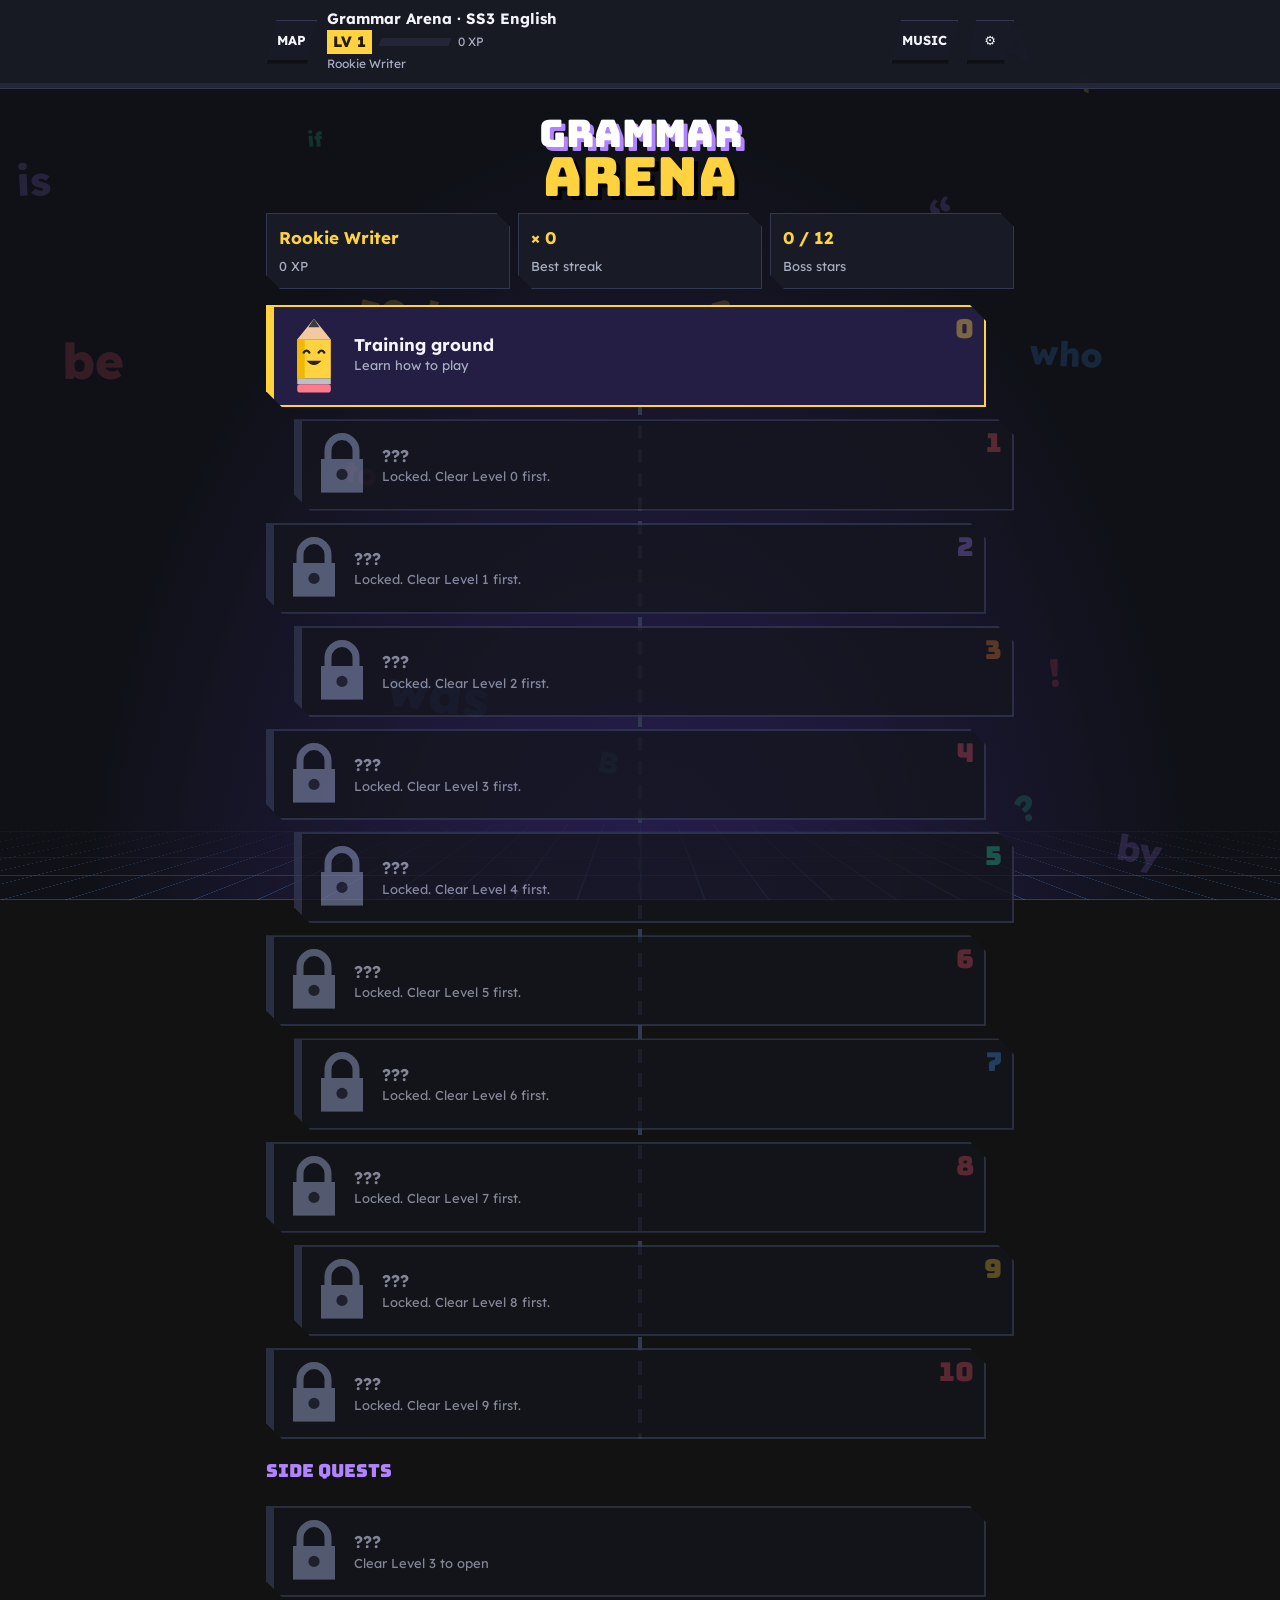
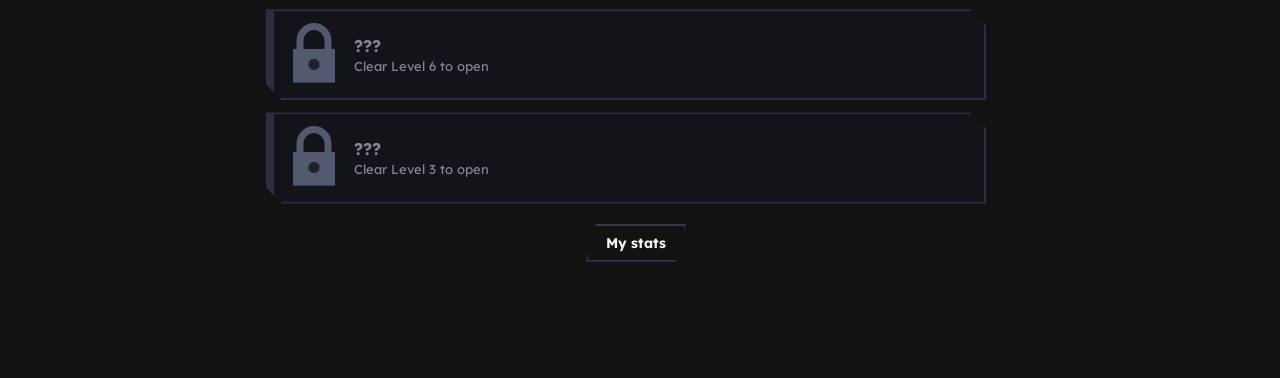
<file: ss3-english/index.html>
<!doctype html>
<html lang="en"><head><meta charset="utf-8"><meta name="viewport" content="width=device-width,initial-scale=1,viewport-fit=cover"><meta name="theme-color" content="#0F1117">
<title>Grammar Arena SS3</title>
<link rel="preconnect" href="https://fonts.googleapis.com"><link href="https://fonts.googleapis.com/css2?family=Bungee&family=Lexend:wght@400;600;700&display=swap" rel="stylesheet">
<style>body{margin:0}</style>
<style>
/* Layout: a calm classroom page. Header with progress, one screen at a time, colour-coded boxes. */
:root{
  --bg:#0F1117;--surface:#181B25;--surface2:#222636;--fg:#F4F5FA;--muted:#A8AEC2;--line:#323852;
  --accent:#2EE6A6;--accent-fg:#06281C;--accent-soft:#13352B;
  --def:#4DA3FF;--def-bg:#14253F;--ex:#2EE6A6;--ex-bg:#11352A;--tip:#FFD23F;--tip-bg:#3A3010;--mis:#FF5A6E;--mis-bg:#3D1A22;--prac:#B084FF;--prac-bg:#251D45;
  --ok:#2EE6A6;--bad:#FF5A6E;--hs:#6FB6FF;--hv:#FF7A8A;--ho:#43E8AF;--hb:#FFD23F;color-scheme:dark
}
*{box-sizing:border-box}
html{-webkit-text-size-adjust:100%}
body{margin:0;background:var(--bg);color:var(--fg);font-family:"Lexend","Segoe UI",system-ui,-apple-system,Roboto,Arial,sans-serif;font-size:17px;line-height:1.6}
button,input{font-family:inherit;font-size:inherit}
.wrap{max-width:780px;margin:0 auto;padding-left:16px;padding-right:16px;padding-left:max(16px,env(safe-area-inset-left,0px));padding-right:max(16px,env(safe-area-inset-right,0px))}
/* header */
.top{position:sticky;top:0;z-index:20;background:rgba(24,27,37,.96);border-bottom:1px solid var(--line)}
.top .wrap{display:flex;align-items:center;padding-top:10px;padding-bottom:10px}
.brand{flex:1;min-width:0}
.brand b{display:block;font-size:15px;line-height:1.2;white-space:nowrap;overflow:hidden;text-overflow:ellipsis}
.brand small{display:block;color:var(--muted);font-size:12px;white-space:nowrap;overflow:hidden;text-overflow:ellipsis}
.bar{height:5px;background:var(--surface2)}
.bar i{display:block;height:100%;background:var(--accent);width:0;transition:width .3s}
.ib{min-width:44px;min-height:44px;border:1px solid var(--line);background:var(--surface);color:var(--fg);border-radius:10px;margin-left:8px;cursor:pointer;font-weight:600;padding:0 12px}
.ib:focus,.btn:focus,.opt:focus,summary:focus,input:focus{outline:3px solid var(--def);outline-offset:2px}
/* drawer */
#drawer{position:fixed;left:0;top:0;bottom:0;width:88vw;max-width:360px;background:var(--surface);border-right:1px solid var(--line);z-index:40;transform:translateX(-105%);transition:transform .25s;overflow-y:auto;padding:14px 14px 40px}
#drawer.on{transform:none}
#shade{position:fixed;left:0;top:0;right:0;bottom:0;background:rgba(0,0,0,.45);z-index:30;display:none}
#shade.on{display:block}
#drawer h4{margin:16px 0 6px;font-size:12px;letter-spacing:.08em;text-transform:uppercase;color:var(--muted)}
#drawer a{display:flex;justify-content:space-between;padding:10px 10px;margin:2px 0;border-radius:8px;color:var(--fg);text-decoration:none;font-size:15px;cursor:pointer}
#drawer a:hover,#drawer a.on{background:var(--accent-soft)}
#drawer a span{color:var(--muted);font-size:12px;margin-left:8px;white-space:nowrap}
/* main */
main{padding-top:18px;padding-bottom:110px}
h1{font-size:28px;line-height:1.2;margin:6px 0 8px}
h2{font-size:22px;line-height:1.25;margin:4px 0 10px}
h3{font-size:18px;margin:18px 0 6px}
p{margin:10px 0}
.eyebrow{font-size:12px;letter-spacing:.08em;text-transform:uppercase;color:var(--accent);font-weight:700}
.muted{color:var(--muted)}
.hs{color:var(--hs);font-weight:700}.hv{color:var(--hv);font-weight:700}.ho{color:var(--ho);font-weight:700}.hb{color:var(--hb);font-weight:700}
u.ul{text-decoration:underline;text-decoration-thickness:3px;text-underline-offset:3px;text-decoration-color:var(--prac);font-weight:700}
/* boxes */
.box{border-left:6px solid var(--def);background:var(--def-bg);border-radius:8px;padding:12px 14px;margin:14px 0}
.box .bt{font-size:12px;letter-spacing:.08em;text-transform:uppercase;font-weight:700;margin-bottom:3px}
.box.def{border-color:var(--def)}.box.def .bt{color:var(--def)}
.box.ex{border-color:var(--ex);background:var(--ex-bg)}.box.ex .bt{color:var(--ex)}
.box.tip{border-color:var(--tip);background:var(--tip-bg)}.box.tip .bt{color:var(--tip)}
.box.mis{border-color:var(--mis);background:var(--mis-bg)}.box.mis .bt{color:var(--mis)}
.box s{color:var(--mis)}
/* tables */
.tw{overflow-x:auto;margin:14px 0;border:1px solid var(--line);border-radius:8px;background:var(--surface)}
table{border-collapse:collapse;width:100%;font-size:15px}
th,td{padding:9px 11px;border-bottom:1px solid var(--line);text-align:left;vertical-align:top}
thead th{background:var(--surface2);font-size:13px;white-space:nowrap}
tbody tr:last-child td{border-bottom:0}
small{font-size:13px;color:var(--muted)}
/* steps */
ol.steps{margin:12px 0;padding-left:0;list-style:none;counter-reset:s}
ol.steps li{counter-increment:s;position:relative;padding:8px 10px 8px 46px;margin:6px 0;background:var(--surface);border:1px solid var(--line);border-radius:8px}
ol.steps li:before{content:counter(s);position:absolute;left:10px;top:8px;width:26px;height:26px;border-radius:50%;background:var(--accent);color:var(--accent-fg);text-align:center;line-height:26px;font-weight:700;font-size:14px}
/* worked examples */
details.wk{background:var(--surface);border:1px solid var(--line);border-radius:10px;margin:10px 0;overflow:hidden}
details.wk summary{cursor:pointer;padding:12px 14px;list-style:none;min-height:44px}
details.wk summary::-webkit-details-marker{display:none}
details.wk summary .tg{display:inline-block;font-size:12px;font-weight:700;color:var(--ex);background:var(--ex-bg);padding:2px 8px;border-radius:20px;margin-bottom:4px}
details.wk summary .hint{display:block;color:var(--muted);font-size:13px;margin-top:3px}
details.wk[open] summary .hint{display:none}
.wkb{padding:4px 14px 14px;border-top:1px dashed var(--line)}
.ans{background:var(--ex-bg);border-left:5px solid var(--ex);padding:9px 12px;border-radius:6px;margin:10px 0}
/* practice */
.qz{border:2px solid var(--prac);background:var(--prac-bg);border-radius:12px;padding:12px 12px 4px;margin:18px 0}
.qz>.qh{font-size:12px;letter-spacing:.08em;text-transform:uppercase;color:var(--prac);font-weight:700}
.qz>.qi{margin:4px 0 8px;color:var(--muted);font-size:15px}
.qc{background:var(--surface);border:1px solid var(--line);border-radius:10px;padding:12px;margin:0 0 12px}
.qc.ok{border-color:var(--ok)}.qc.no{border-color:var(--bad)}
.qc .qt{margin:0 0 8px}
.opt{display:block;width:100%;text-align:left;margin:6px 0;padding:10px 12px;min-height:46px;background:var(--surface);border:2px solid var(--line);color:var(--fg);border-radius:10px;cursor:pointer;line-height:1.4}
.opt b.l{display:inline-block;min-width:26px;color:var(--prac)}
.opt:hover:not([disabled]){border-color:var(--prac)}
.opt.sel{border-color:var(--prac);background:var(--prac-bg)}
.opt.good{border-color:var(--ok);background:var(--ex-bg)}
.opt.bad{border-color:var(--bad);background:var(--mis-bg);text-decoration:none}
.opt[disabled]{cursor:default}
.fb{margin:8px 0 2px;padding:9px 12px;border-radius:8px;font-size:15px}
.fb.g{background:var(--ex-bg);border-left:5px solid var(--ok)}
.fb.b{background:var(--mis-bg);border-left:5px solid var(--bad)}
.fb.n{background:var(--tip-bg);border-left:5px solid var(--tip)}
.fb>b:first-child{display:block;margin-bottom:2px}
.row{display:flex;flex-wrap:wrap;align-items:center}
input.tx{flex:1;min-width:150px;margin:6px 8px 6px 0;padding:11px 12px;border:2px solid var(--line);border-radius:10px;background:var(--surface);color:var(--fg);min-height:46px}
.btn{min-height:46px;padding:0 18px;border:0;border-radius:10px;background:var(--accent);color:var(--accent-fg);font-weight:700;cursor:pointer;margin:6px 8px 6px 0}
.btn.gh{background:transparent;color:var(--fg);border:2px solid var(--line)}
.btn.sm{min-height:38px;padding:0 12px;font-size:14px}
.btn[disabled]{opacity:.5;cursor:default}
.lnk{background:none;border:0;color:var(--def);text-decoration:underline;cursor:pointer;padding:8px 4px;min-height:40px}
.prog{font-size:13px;color:var(--muted);margin:2px 0 10px}
.score{background:var(--surface);border:2px solid var(--accent);border-radius:12px;padding:14px;margin:12px 0}
.score .big{font-size:34px;font-weight:700;color:var(--accent);line-height:1.1}
.tbar{height:10px;background:var(--surface2);border-radius:6px;overflow:hidden;margin:4px 0 10px}
.tbar i{display:block;height:100%;background:var(--accent)}
.tbar.low i{background:var(--bad)}.tbar.mid i{background:var(--tip)}
/* passage */
.passage{background:var(--surface);border:1px solid var(--line);border-radius:10px;padding:6px 16px 8px;margin:14px 0;line-height:1.75}
.passage .pt{font-weight:700;margin:10px 0 0}
details.pas{background:var(--surface);border:1px solid var(--line);border-radius:10px;margin:12px 0}
details.pas summary{padding:12px 14px;cursor:pointer;font-weight:600;min-height:44px}
details.pas .passage{border:0;margin:0}
/* mistakes cards */
.mk{background:var(--surface);border:1px solid var(--line);border-radius:10px;padding:12px;margin:12px 0}
.mk .w{background:var(--mis-bg);border-left:5px solid var(--mis);padding:7px 10px;border-radius:6px;margin:6px 0}
.mk .r{background:var(--ex-bg);border-left:5px solid var(--ok);padding:7px 10px;border-radius:6px;margin:6px 0}
.mk .k{font-size:12px;font-weight:700;letter-spacing:.06em;text-transform:uppercase;display:block;margin-bottom:2px}
.mk .w .k{color:var(--mis)}.mk .r .k{color:var(--ok)}
/* home */
.hero{border-radius:14px;padding:16px 16px;margin:6px 0 14px}
.hero h1{margin:0 0 6px}.hero p{margin:6px 0;opacity:.95}
.part{margin:22px 0 6px;font-size:13px;letter-spacing:.08em;text-transform:uppercase;color:var(--muted);font-weight:700}
.tile{display:block;width:100%;text-align:left;background:var(--surface);border:1px solid var(--line);border-radius:12px;padding:12px 14px;margin:8px 0;cursor:pointer;color:var(--fg);min-height:60px}
.tile:hover{border-color:var(--accent)}
.tile b{display:block;font-size:16px;line-height:1.3}
.tile small{display:block;margin-top:2px}
.tile .meta{display:block;margin-top:6px;font-size:12px;color:var(--muted)}
.tile .tbar{margin:6px 0 0;height:6px}
/* bottom nav */
.nav{position:fixed;left:0;right:0;bottom:0;background:var(--surface);border-top:1px solid var(--line);z-index:15;padding-bottom:env(safe-area-inset-bottom,0px)}
.nav .wrap{display:flex;align-items:center;padding-top:8px;padding-bottom:8px}
.nav .mid{flex:1;text-align:center;font-size:13px;color:var(--muted);padding:0 6px}
.nav .btn{margin:0;min-width:92px}
.timer{position:sticky;top:60px;z-index:10;background:var(--tip-bg);border:2px solid var(--tip);border-radius:10px;padding:8px 12px;margin:8px 0;font-weight:700}
@media (prefers-reduced-motion:reduce){*{transition:none!important}}
/* ===== Game layer: Grammar Arena ===== */
body{position:relative}
#bg,#fx{position:fixed;left:0;top:0;width:100%;height:100%;pointer-events:none}
#bg{z-index:0}#fx{z-index:85}
.top,main,.nav{position:relative}
.top{position:sticky}.nav{position:fixed}
main{z-index:1}
h1,h2,.hero h1{font-family:"Bungee","Lexend",Impact,sans-serif;font-weight:400;letter-spacing:.01em;text-transform:uppercase}
h1{font-size:26px}h2{font-size:22px}
.hud{display:flex;align-items:center;margin-top:2px;font-size:12px;line-height:1}
.hud .lv{background:var(--tip);color:#241A00;border-radius:6px;padding:3px 6px;margin-right:8px;font-weight:800}
.hud .xpb{display:inline-block;width:70px;height:8px;background:var(--surface2);border-radius:5px;overflow:hidden;margin-right:8px}
.hud .xpb i{display:block;height:100%;background:linear-gradient(90deg,var(--accent),var(--tip))}
.hud .xpt{color:var(--muted);margin-right:8px}
.hud .stk{color:var(--mis);font-weight:800}
.ib.off{opacity:.45;text-decoration:line-through}
/* banner */
.banner{display:flex;align-items:center;background:linear-gradient(100deg,var(--surface),var(--surface2));border:2px solid var(--vc,var(--line));border-radius:14px;padding:8px 10px;margin:8px 0 12px;overflow:hidden}
.banner .bp{width:42px;flex:none}.banner .bv{width:54px;flex:none}
.banner svg{display:block;width:100%;height:auto}
.banner .bm{flex:1;min-width:0;padding:0 10px;font-size:14px;line-height:1.35}
.banner .bm b{display:block;color:var(--vc);font-size:13px;letter-spacing:.04em;text-transform:uppercase}
.banner .bv{animation:bob 2.4s ease-in-out infinite alternate}
@keyframes bob{from{transform:translateY(0) rotate(-3deg)}to{transform:translateY(-5px) rotate(3deg)}}
/* hero */
.hero{display:flex;align-items:center;flex-wrap:wrap;background:linear-gradient(120deg,#16314A,#2B1B55);color:var(--fg);border:2px solid var(--line)}
.hero .hp1{width:84px;flex:none;margin-right:14px;animation:bob 2.2s ease-in-out infinite alternate}
.hero .hp1 svg{display:block;width:100%;height:auto}
.hero .hp2{flex:1;min-width:220px}
.hero h1{margin:2px 0 4px;font-size:30px}
.hero .btn{background:var(--accent);color:var(--accent-fg)}
.stats{display:flex;flex-wrap:wrap;margin:6px -4px 10px}
.stats>div{flex:1 1 120px;margin:4px;background:var(--surface);border:1px solid var(--line);border-radius:12px;padding:10px 12px}
.stats b{display:block;font-size:17px;color:var(--tip)}.stats small{color:var(--muted)}
/* path of nodes */
.node{display:flex;align-items:center;width:100%;text-align:left;margin:8px 0;padding:10px 12px;background:var(--surface);border:2px solid var(--line);border-left:6px solid var(--vc);border-radius:14px;color:var(--fg);cursor:pointer;min-height:76px}
.node:hover{border-color:var(--vc)}
.node .nv{width:52px;flex:none;margin-right:12px}.node .nv svg{display:block;width:100%;height:auto}
.node .nt{flex:1;min-width:0}.node .nt b{display:block;font-size:16px;line-height:1.25}
.node .nt small{display:block;color:var(--muted);margin-top:2px}
.node .meta{display:block;font-size:12px;color:var(--muted);margin-top:6px}
.node .bst{float:right;color:var(--tip);letter-spacing:2px}
.node .tbar{margin:6px 0 0;height:6px}
/* word chips */
.at{font-size:12px;letter-spacing:.08em;text-transform:uppercase;color:var(--accent);font-weight:700;margin-bottom:6px}
.anim{background:var(--surface);border:2px solid var(--def);border-radius:14px;padding:12px 12px 6px;margin:14px 0}
.chips{position:relative;display:flex;flex-wrap:wrap;align-items:flex-end;min-height:128px;padding:34px 2px 8px}
.chip{position:relative;display:inline-block;margin:0 6px 28px 0;padding:8px 12px;border-radius:10px;background:var(--surface2);border:2px solid var(--line);font-weight:700;font-size:20px;line-height:1.2;transition:background .35s,color .35s,border-color .35s;white-space:nowrap}
.chip[data-lab]:before{content:attr(data-lab);position:absolute;left:0;top:-20px;font-size:11px;font-weight:700;letter-spacing:.03em;color:var(--muted);white-space:nowrap;text-transform:uppercase}
.chip.c-s{background:#17304F;border-color:var(--def);color:#CFE4FF}
.chip.c-v{background:#401C26;border-color:var(--mis);color:#FFD3D8}
.chip.c-o{background:#11352A;border-color:var(--ok);color:#C8F8E6}
.chip.c-n{background:#3A3010;border-color:var(--tip);color:#FFF1BF}
.chip.c-k{background:#13352B;border-color:var(--accent);color:var(--fg)}
.chip.pop{animation:pop .45s cubic-bezier(.3,1.5,.5,1)}
.chip.chg{animation:chg .5s}
.chip.gone{opacity:0;transform:scale(.6);transition:opacity .4s,transform .4s;pointer-events:none}
@keyframes pop{from{opacity:0;transform:scale(.4)}to{opacity:1;transform:scale(1)}}
@keyframes chg{0%{transform:scale(1)}40%{transform:scale(1.18) rotate(-2deg)}100%{transform:scale(1)}}
.acap{background:var(--surface2);border-left:5px solid var(--tip);border-radius:8px;padding:10px 12px;min-height:64px;font-size:16px;line-height:1.5}
.aprog{font-size:12px;color:var(--muted);margin:6px 0 2px}
/* boss arena */
.arena{display:flex;align-items:center;justify-content:space-around;background:linear-gradient(180deg,#181B25,#241B45);border:2px solid var(--line);border-radius:14px;padding:12px 8px;margin:10px 0}
.arena .fg{flex:1;text-align:center;min-width:0}
.arena .fg>b{display:block;font-size:13px;margin-top:2px}
.arena .pv,.arena .vv{display:block;width:70px;margin:0 auto}
.arena .pv svg,.arena .vv svg{display:block;width:100%;height:auto}
.arena .vs{font-family:"Bungee",Impact,sans-serif;font-size:30px;color:var(--mis);padding:0 6px}
.arena .vv.hit{animation:shk .45s}
.hearts{display:block;margin-top:4px}.hearts .ht{width:24px;height:24px}
.hpb{display:flex;margin:6px auto 0;max-width:170px}
.hpb i{flex:1;height:12px;margin:0 2px;border-radius:3px;background:var(--mis);transition:background .25s,transform .25s}
.hpb i.lost{background:#2E3447!important;transform:scaleY(.5)}
@keyframes shk{10%,50%,90%{transform:translateX(-7px)}30%,70%{transform:translateX(7px)}}
body.shk main{animation:shk .35s}
.count{text-align:center;font-family:"Bungee",Impact,sans-serif;font-size:96px;color:var(--tip);margin:20px 0;animation:pop .5s}
/* toasts, floaters, overlay */
.ptoast{position:fixed;left:12px;bottom:84px;z-index:50;display:flex;align-items:center;background:var(--surface);border:2px solid var(--accent);border-radius:14px;padding:6px 12px 6px 6px;max-width:340px;animation:up .3s both;font-size:14px;line-height:1.3;box-shadow:0 6px 20px rgba(0,0,0,.4)}
.ptoast.no{border-color:var(--bad)}
.ptoast .pi{width:34px;flex:none;margin-right:8px}.ptoast .pi svg{display:block;width:100%;height:auto}
.ptoast.out{opacity:0;transition:opacity .3s}
@keyframes up{from{opacity:0;transform:translateY(16px)}to{opacity:1;transform:none}}
.fl{position:fixed;z-index:80;pointer-events:none;font-family:"Bungee",Impact,sans-serif;font-size:26px;color:var(--tip);text-shadow:2px 2px 0 #000;animation:floatUp .9s forwards}
@keyframes floatUp{to{opacity:0;transform:translateY(-70px) scale(1.3)}}
.flashfx{position:fixed;left:0;top:0;right:0;bottom:0;z-index:70;pointer-events:none;animation:flash .4s forwards}
@keyframes flash{from{opacity:.7}to{opacity:0}}
.ov{position:fixed;left:0;top:0;right:0;bottom:0;z-index:90;display:flex;align-items:center;justify-content:center;overflow:hidden}
.ov .p1,.ov .p2{position:absolute;top:-10%;bottom:-10%;width:60%;transition:transform .45s cubic-bezier(.7,0,.2,1)}
.ov .p1{left:-10%;background:var(--prac);transform:translateX(-130%) skewX(-14deg)}
.ov .p2{right:-10%;background:var(--def);transform:translateX(130%) skewX(-14deg)}
.ov.in .p1,.ov.in .p2{transform:translateX(0) skewX(-14deg)}
.ov .tx{position:relative;text-align:center;padding:20px}
.ov .tx .a{font-family:"Bungee",Impact,sans-serif;font-size:20px;letter-spacing:.25em;color:var(--tip);opacity:0;animation:up .4s .3s forwards}
.ov .tx .b{font-family:"Bungee",Impact,sans-serif;font-size:44px;line-height:1;color:#fff;text-shadow:4px 4px 0 #000;opacity:0;animation:pop .5s .45s both;text-transform:uppercase;margin:8px 0}
.ov .tx .c{font-size:19px;max-width:28ch;margin:0 auto;opacity:0;animation:up .5s .8s forwards}
.ov.out{opacity:0;transition:opacity .35s}
.ov.win .p1{background:var(--ok)}.ov.win .p2{background:var(--def)}
.ov.lose .p1{background:var(--bad)}.ov.lose .p2{background:#6A1730}
/* battle and board */
label.fl2{display:block;margin:12px 0 2px;font-size:13px;color:var(--muted);letter-spacing:.06em;text-transform:uppercase}
.tim{height:10px;background:var(--surface2);border-radius:6px;overflow:hidden;margin:6px 0 10px}
.tim i{display:block;height:100%;background:var(--prac);width:100%}
.bscore{font-size:20px;color:var(--tip)}
.bt{display:flex;flex-wrap:wrap;margin:0 -4px}
.bti{display:flex;align-items:center;flex:1 1 220px;margin:4px;padding:12px 14px;background:var(--c);color:#14131A;border:0;border-bottom:6px solid rgba(0,0,0,.35);border-radius:10px;font-weight:700;font-size:17px;line-height:1.3;font-family:inherit;text-align:left;min-height:62px;cursor:pointer}
.bti svg{flex:none;margin-right:10px;fill:#14131A}
.bti:active{transform:translateY(3px)}.bti.right{outline:4px solid #fff}.bti.dim{opacity:.35}
.pl{display:flex;align-items:center;background:var(--surface);border:1px solid var(--line);border-radius:10px;padding:8px 12px;margin:6px 0}
.pl.me{border-color:var(--accent);outline:2px solid var(--accent)}
.pl .rk{width:34px;font-family:"Bungee",Impact,sans-serif;font-size:22px;color:var(--muted)}.pl .nm{flex:1;min-width:0;overflow:hidden;text-overflow:ellipsis;white-space:nowrap;font-weight:700}.pl .xp{color:var(--tip);font-weight:800;margin:0 8px}
.pod{display:flex;align-items:flex-end;justify-content:center;min-height:210px;margin:10px 0}
.pod>div{flex:1 1 0;max-width:170px;text-align:center;display:flex;flex-direction:column;justify-content:flex-end;margin:0 4px}
.pod .st{display:flex;align-items:center;justify-content:center;font-family:"Bungee",Impact,sans-serif;font-size:32px;color:#14131A;margin:4px 0;animation:up .8s both}
.pod .p1 .st{height:140px;background:linear-gradient(180deg,#FFD23F,#9A7500)}.pod .p2 .st{height:100px;background:linear-gradient(180deg,#D7DCEE,#6A7390)}.pod .p3 .st{height:70px;background:linear-gradient(180deg,#E8AA78,#8A5424)}
.pod .nm2{font-size:14px;font-weight:700;overflow-wrap:anywhere}.pod .xp{color:var(--tip);font-weight:800}
.codebox{font:700 clamp(18px,5vw,30px) ui-monospace,Consolas,monospace;letter-spacing:.05em;background:#0A0C12;border:3px dashed var(--tip);padding:12px 16px;color:var(--tip);word-break:break-all;border-radius:10px;margin:8px 0}
/* lite mode for slow tablets */
body.lite .banner .bv,body.lite .hero .hp1{animation:none}
body.lite .chip.pop,body.lite .chip.chg,body.lite .ov .tx .a,body.lite .ov .tx .b,body.lite .ov .tx .c{animation:none;opacity:1}
body.lite .chip{transition:none}
@media (prefers-reduced-motion:reduce){.banner .bv,.hero .hp1{animation:none}}
html{scroll-padding-top:72px;scroll-padding-bottom:96px}

/* ===== Sharp arcade shapes: no rounded corners ===== */
*,*:before,*:after{border-radius:0!important}
.box,.qz,.qc,.anim,.node,.hero,.banner,.tile,.stats>div,.score,.mk,.passage,details.wk,details.pas,.pl,.arena,.acap,.ptoast,.rvdone,.rvwait,.fb,.ans,.tw,.codebox{clip-path:polygon(0 0,calc(100% - 14px) 0,100% 14px,100% 100%,14px 100%,0 calc(100% - 14px))}
.btn,.ib{clip-path:polygon(10px 0,100% 0,calc(100% - 10px) 100%,0 100%);border-bottom:4px solid rgba(0,0,0,.4)}
.btn{padding:0 26px}.btn.sm{padding:0 18px}
.opt,.bti{clip-path:polygon(0 0,100% 0,100% calc(100% - 12px),calc(100% - 12px) 100%,0 100%)}
.btn:focus,.opt:focus,.ib:focus,summary:focus,.bti:focus{outline:none;box-shadow:inset 0 0 0 3px var(--def)}
input.tx:focus{outline:3px solid var(--def);outline-offset:0}
h1,h2{transform:skewX(-6deg);transform-origin:left;text-shadow:3px 3px 0 #000}
.hero h1{text-shadow:3px 3px 0 var(--prac)}
.tbar,.hud .xpb,.hpb i,.tim{transform:skewX(-20deg)}
ol.steps li:before{background:var(--tip);color:#241A00}
.sct{margin-top:6px;color:var(--accent)}
body{background:radial-gradient(ellipse at 50% 110%,#2A1F55 0,#0F1117 62%) fixed}
#floor{position:fixed;left:-60%;right:-60%;bottom:0;height:36vh;z-index:0;pointer-events:none;transform-origin:50% 100%;transform:perspective(360px) rotateX(64deg);background:repeating-linear-gradient(90deg,rgba(77,163,255,.28) 0 2px,transparent 2px 64px),repeating-linear-gradient(0deg,rgba(176,132,255,.28) 0 2px,transparent 2px 64px);-webkit-mask-image:linear-gradient(transparent,#000);mask-image:linear-gradient(transparent,#000);animation:floorgo 2.4s linear infinite}
@keyframes floorgo{to{background-position:0 64px}}
body.lite #floor{animation:none}
/* one idea at a time */
.unit{margin:0}
.unit-in{animation:slidein .45s cubic-bezier(.2,.9,.3,1)}
@keyframes slidein{from{opacity:0;transform:translateX(-26px) skewX(-6deg)}to{opacity:1;transform:none}}
body.lite .unit-in{animation:none}
.rvbar{position:sticky;bottom:80px;z-index:12;padding:10px 0 4px;background:linear-gradient(rgba(15,17,23,0),var(--bg) 35%)}
.rvbtn{width:100%;min-height:58px;font-size:18px}
.rvwait,.rvdone{background:var(--tip-bg);border-left:6px solid var(--tip);padding:12px 14px;font-weight:600}
.rvdone{background:var(--ex-bg);border-color:var(--ok)}
.nav .btn[disabled]{opacity:.35}
/* the scene */
.banner.scene{display:block;padding:10px 12px 8px}
.banner.scene .bm{padding:0 0 6px;display:block}
.track{position:relative;height:64px;margin-top:2px}
.track:after{content:"";position:absolute;left:0;right:0;bottom:0;height:4px;background:repeating-linear-gradient(90deg,var(--vc) 0 14px,transparent 14px 24px)}
.track .bp{position:absolute;left:0;bottom:4px;width:34px;transition:left .9s cubic-bezier(.3,1.2,.4,1);animation:hop .5s ease-in-out infinite alternate}
.track .bv{position:absolute;right:0;bottom:4px;width:56px;animation:bob 2.4s ease-in-out infinite alternate}
.track .bv.hit{animation:shk .5s 3;filter:brightness(1.8)}
@keyframes hop{from{transform:translateY(0)}to{transform:translateY(-5px)}}
body.lite .track .bp,body.lite .track .bv{animation:none}
.ov .tx .b{font-size:clamp(28px,9vw,52px)}

.rvbar.st{position:static;background:none}
/* ===== game screens, not notes ===== */
.say{display:flex;align-items:flex-end;margin:14px 0}
.say .sp{width:44px;flex:none;margin-right:10px}.say .sp svg{display:block;width:100%;height:auto}
.say .sb{position:relative;flex:1;min-width:0;background:var(--surface2);border:2px solid var(--line);border-left:6px solid var(--accent);padding:12px 14px;font-size:18px;line-height:1.55;clip-path:polygon(0 0,100% 0,100% calc(100% - 12px),calc(100% - 12px) 100%,0 100%)}
.rc{display:flex;flex-wrap:wrap;margin:10px 0;padding:6px 6px;background:var(--surface);border:2px solid var(--line);border-left:6px solid var(--tip);clip-path:polygon(0 0,calc(100% - 14px) 0,100% 14px,100% 100%,0 100%)}
.rc .cell{flex:1 1 160px;min-width:0;padding:6px 10px}
.rc .cl{display:block;font-size:11px;letter-spacing:.08em;text-transform:uppercase;color:var(--tip);font-weight:700;margin-bottom:2px}
.rc .cell[data-first]{flex-basis:100%;border-bottom:1px dashed var(--line);margin-bottom:4px}
.sct{font-family:"Bungee",Impact,sans-serif;font-weight:400;font-size:19px;line-height:1.25;text-transform:uppercase;margin:14px 0 4px}
.sct span{display:inline-block;background:var(--tip);color:#241A00;padding:2px 8px;margin-right:8px;font-size:13px;transform:skewX(-12deg)}
.lvbar{display:flex;align-items:center;margin:2px 0 8px}
.lvbar .ln{background:var(--accent);color:var(--accent-fg);padding:3px 10px;font-family:"Bungee",Impact,sans-serif;font-weight:400;font-size:14px;transform:skewX(-12deg);margin-right:10px}
.lvbar .lname{flex:1;min-width:0;font-weight:700;overflow:hidden;text-overflow:ellipsis;white-space:nowrap}
.lvbar .lpips{display:flex}.lvbar .lpips i{width:12px;height:10px;margin-left:3px;background:var(--surface2);transform:skewX(-20deg)}
.lvbar .lpips i.ok{background:var(--accent)}.lvbar .lpips i.cur{background:var(--tip)}
.logo{text-align:center;margin:8px 0 6px;line-height:.95}
.logo span{display:block;font-family:"Bungee",Impact,sans-serif;text-transform:uppercase}
.logo .lg1{font-size:38px;color:#fff;text-shadow:4px 4px 0 var(--prac)}.logo .lg2{font-size:54px;color:var(--tip);text-shadow:4px 4px 0 #000}
.lvmap{position:relative;margin:10px 0 6px;padding:0}
.lvn{display:flex;align-items:center;width:calc(100% - 28px);margin:12px 0;padding:10px 12px;text-align:left;color:var(--fg);background:var(--surface);border:2px solid var(--vc);border-left-width:8px;min-height:84px;cursor:pointer;clip-path:polygon(0 0,calc(100% - 16px) 0,100% 16px,100% 100%,16px 100%,0 calc(100% - 16px));position:relative}
.lvn.l{margin-right:auto}.lvn.r{margin-left:auto}
.lvn .lvnum{position:absolute;right:10px;top:4px;font-family:"Bungee",Impact,sans-serif;font-size:26px;color:var(--vc);opacity:.4}
.lvn .lvav{width:56px;flex:none;margin-right:12px}.lvn .lvav svg{display:block;width:100%;height:auto}
.lvn .lvt{flex:1;min-width:0}.lvn .lvt b{display:block;font-size:17px;line-height:1.2}.lvn .lvt small{display:block;color:var(--muted);margin-top:2px}
.lvn .meta{display:block;font-size:12px;letter-spacing:.06em;color:var(--tip);margin-top:4px;font-weight:700}
.lvn .tbar{margin:6px 0 0;height:6px}
.lvn.lock{border-color:var(--line);background:#14161E;opacity:.75;cursor:not-allowed}
.lvn.lock .lvt b{color:var(--muted)}
.lvn.done{background:#12281F}
.lvn.now{animation:nowp 1.4s ease-in-out infinite alternate;background:#241E45}
@keyframes nowp{from{filter:none}to{filter:brightness(1.35)}}
body.lite .lvn.now{animation:none}
.lvmap:before{content:"";position:absolute;left:50%;top:0;bottom:0;width:4px;margin-left:-2px;background:repeating-linear-gradient(180deg,var(--line) 0 14px,transparent 14px 24px);z-index:0}
.lvn{z-index:1}
.sq{margin-top:20px}h3.sq{font-family:"Bungee",Impact,sans-serif;font-weight:400;text-transform:uppercase;font-size:18px;color:var(--prac);margin:18px 0 0}
.lvmap.sq:before{display:none}
.ib{min-width:48px;padding:0 10px;font-size:13px;font-weight:700}

/* one card at a time */
.unit{min-height:30vh}
.card-in{animation:cardin .4s cubic-bezier(.2,.9,.3,1)}
.card-back{animation:cardback .35s cubic-bezier(.2,.9,.3,1)}
@keyframes cardin{from{opacity:0;transform:translateX(60px) skewX(-6deg)}to{opacity:1;transform:none}}
@keyframes cardback{from{opacity:0;transform:translateX(-60px) skewX(6deg)}to{opacity:1;transform:none}}
body.lite .card-in,body.lite .card-back{animation:none}
.cdots{display:flex;margin:4px 0 8px}.cdots i{flex:1;height:8px;margin-right:3px;background:var(--surface2);transform:skewX(-20deg)}
.cdots i.ok{background:var(--accent)}.cdots i.cur{background:var(--tip)}
.say .sb{font-size:21px}
.rvbar.st{min-height:0}

.box,.mk,.say .sb,.rc .cell,.qc,.fb,.ans,.acap,.sct{overflow-wrap:anywhere}

/* ===== hands-on labs ===== */
.lab{background:var(--surface);border:2px solid var(--prac);padding:12px;margin:10px 0;clip-path:polygon(0 0,calc(100% - 16px) 0,100% 16px,100% 100%,16px 100%,0 calc(100% - 16px))}
.lab .lh{display:flex;align-items:center;margin-bottom:6px}
.lab .lk{background:var(--prac);color:#1A0F33;font-family:"Bungee",Impact,sans-serif;font-size:12px;padding:3px 8px;margin-right:8px;transform:skewX(-12deg)}
.lab .lh b{flex:1;min-width:0}.lab .ldone{color:var(--ok);font-weight:700;font-size:13px}
.lab .lp{font-size:19px;line-height:1.5;margin:4px 0 10px}
.toks{display:flex;flex-wrap:wrap;margin:6px 0 4px}
.tk{margin:0 8px 22px 0;padding:10px 14px;background:var(--surface2);color:var(--fg);border:2px solid var(--line);font-size:20px;font-weight:700;cursor:pointer;position:relative;min-height:48px}
.tk[data-lab]:before{content:attr(data-lab);position:absolute;left:0;top:-17px;font-size:11px;letter-spacing:.05em;text-transform:uppercase;color:var(--muted)}
.tk.c-s{background:#17304F;border-color:var(--def)}.tk.c-v{background:#401C26;border-color:var(--mis)}.tk.c-o{background:#11352A;border-color:var(--ok)}.tk.c-n{background:#3A3010;border-color:var(--tip)}.tk.c-k{background:#13352B;border-color:var(--accent)}
.tk:disabled{cursor:default;color:var(--fg)}
.ask{background:var(--tip-bg);border-left:6px solid var(--tip);padding:10px 12px;font-weight:700;font-size:18px}
.shake{animation:shk .4s}
.bline{min-height:62px;display:flex;flex-wrap:wrap;align-items:center;background:#0A0C12;border:2px dashed var(--line);padding:8px 6px;margin:6px 0}
.hintline{color:var(--muted);padding:0 8px}
.bpool{display:flex;flex-wrap:wrap;margin:8px 0}
.ltile{display:inline-block;width:auto;margin:4px 6px 4px 0;padding:10px 14px;background:var(--surface2);color:var(--fg);border:2px solid var(--line);border-bottom:5px solid var(--line);font-size:18px;font-weight:700;cursor:pointer;min-height:46px}
.ltile.on{background:#241E45;border-color:var(--prac)}.ltile.good{background:#11352A;border-color:var(--ok)}
.cyc{font-size:22px;line-height:2.4;margin:6px 0}
.cw{margin-right:6px}
.slot{margin:0 6px;padding:6px 12px;background:#3A3010;color:#FFF1BF;border:2px dashed var(--tip);font-size:20px;font-weight:700;cursor:pointer;min-height:44px}
.slot.ok{background:#11352A;border:2px solid var(--ok);color:var(--fg)}.slot.bad{background:#3D1A22;border:2px solid var(--bad);animation:shk .4s}
.srow{background:var(--surface2);border-left:5px solid var(--line);padding:8px 10px;margin:8px 0}
.srow.ok{border-color:var(--ok);background:#11352A}
.srow .st{font-size:18px;margin-bottom:6px}
.sb2{display:flex;flex-wrap:wrap}.bk{margin:2px 6px 2px 0;padding:8px 12px;background:var(--surface);color:var(--fg);border:2px solid var(--line);font-weight:700;cursor:pointer;min-height:42px}
.bk.on{background:var(--ok);color:#06281C;border-color:var(--ok)}
.swhy{font-size:14px;color:var(--muted);margin-top:4px}
.mt{display:flex}.mc{flex:1;min-width:0;margin-right:10px}
.mb{display:block;width:100%;margin:6px 0;padding:10px;background:var(--surface2);color:var(--fg);border:2px solid var(--line);font-weight:700;font-size:16px;cursor:pointer;min-height:48px}
.mb.sel{border-color:var(--tip);background:var(--tip-bg)}.mb.ok{border-color:var(--ok);background:#11352A}
.ex{display:flex;flex-wrap:wrap}.eb{margin:4px 8px 4px 0;padding:10px 14px;background:var(--surface2);color:var(--fg);border:2px solid var(--line);font-weight:700;cursor:pointer;min-height:46px}
.eb.seen{border-color:var(--accent)}.eb.cur{background:var(--prac-bg);border-color:var(--prac)}
.eout{background:#0A0C12;border:2px solid var(--line);padding:12px;margin:8px 0;min-height:70px;font-size:19px;line-height:1.6}
.disc{background:var(--tip-bg);border-left:6px solid var(--tip);padding:10px 12px;margin:10px 0;animation:pop .5s}
.disc b{display:block;font-family:"Bungee",Impact,sans-serif;font-weight:400;font-size:12px;letter-spacing:.1em;color:var(--tip);margin-bottom:3px}
.why{margin:4px 0 0;padding-left:18px;font-size:15px}

.pm{font-size:19px;line-height:1.6}.pm .a{color:var(--muted);margin-bottom:6px}.pm .p{font-weight:600}
.be{color:var(--tip);background:var(--tip-bg);padding:0 5px}
.forms{font-size:22px}.forms span{color:var(--muted)}.forms b{color:var(--ok)}

.lvbar .lpg{display:block;width:74px;height:10px;background:var(--surface2);transform:skewX(-20deg);margin-left:8px;flex:none}
.lvbar .lpg i{display:block;height:100%;background:var(--accent)}

.rem{margin:0 0 8px}.rem summary{cursor:pointer;color:var(--def);text-decoration:underline;padding:6px 0;min-height:36px}
.rem div{background:var(--def-bg);border-left:5px solid var(--def);padding:8px 10px;margin-top:4px}
.peek{outline:4px solid var(--tip);animation:pop .6s infinite alternate}
.bhelp{background:var(--surface2);padding:8px 10px;margin-top:8px;font-size:14px;color:var(--muted)}.bhelp b{color:var(--fg)}
</style></head><body>
<script>window.onerror=function(m,s,l){try{var d=document.getElementById('errbar');if(!d){d=document.createElement('div');d.id='errbar';d.style.cssText='position:fixed;left:0;right:0;top:0;z-index:9999;background:#B00020;color:#fff;padding:8px 12px;font:14px/1.3 Arial,sans-serif';document.body.appendChild(d)}d.textContent='Something broke: '+m+' (line '+l+'). Tell your teacher.'}catch(e){}};</script>
<div id="floor" aria-hidden="true"></div><canvas id="bg" aria-hidden="true"></canvas><canvas id="fx" aria-hidden="true"></canvas>
<header class="top"><div class="wrap"><button class="ib" id="menu" aria-label="Back to the level map" style="margin:0 10px 0 0">MAP</button><div class="brand" id="brand" style="cursor:pointer"><b>Grammar Arena · SS3 English</b><div class="hud" id="hud"></div><small id="sub">Contents</small></div><button class="ib" id="mus" aria-label="Music on or off">MUSIC</button><button class="ib" id="cog" aria-label="Settings">⚙</button></div><div class="bar"><i id="gbar"></i></div></header>
<aside id="drawer" aria-label="Table of contents"></aside><div id="shade"></div>
<main><div class="wrap" id="app"></div></main>
<div class="nav" id="navbar" style="display:none"><div class="wrap"><button class="btn gh" id="pv">Back</button><div class="mid" id="navmid"></div><button class="btn" id="nx">Next</button></div></div>
<script>
/* ---- content helpers ---- */
var SECS=[];
function hs(x){return '<span class="hs">'+x+'</span>'}   // subject colour
function hv(x){return '<span class="hv">'+x+'</span>'}   // verb colour
function ho(x){return '<span class="ho">'+x+'</span>'}   // object colour
function hb(x){return '<span class="hb">'+x+'</span>'}   // other highlight
function P(h){return {t:'p',h:h}}
function H(h){return {t:'h',h:h}}
function DEF(h,title){return {t:'def',h:h,title:title||'Definition'}}
function EX(h,title){return {t:'ex',h:h,title:title||'Example'}}
function TIP(h,title){return {t:'tip',h:h,title:title||'Exam tip'}}
function MIS(h,title){return {t:'mis',h:h,title:title||'Common mistake'}}
function TB(head,rows,cap){return {t:'tb',head:head,rows:rows,cap:cap||''}}
function WK(title,items){return {t:'wk',title:title,items:items}}
function STP(items,title){return {t:'stp',items:items,title:title||''}}
function QZ(id,title,mode,items,intro,level){return {t:'qz',id:id,title:title,mode:mode,items:items,intro:intro||'',level:level||''}}
function SC(title){var b=[];for(var i=1;i<arguments.length;i++)b.push(arguments[i]);return {title:title,blocks:b}}
function SEC(id,part,title,blurb,screens){SECS.push({id:id,part:part,title:title,blurb:blurb,screens:screens})}
/* questions */
function M(id,topic,q,opts,a,why,wr){return {type:'mcq',id:id,topic:topic,q:q,opts:opts,a:a,why:why,wr:wr||{}}}
function W(id,topic,q,ans,why,o){o=o||{};return {type:'typed',id:id,topic:topic,q:q,ans:ans,why:why,model:ans[0],hint:o.hint||'',traps:o.traps||[],noq:!!o.noq,needq:!!o.needq,has:o.has||null,ph:o.ph||'Type your answer here'}}
var SAME=['Same meaning','Different meaning'];
/* the topic list used for the revision panel */
var TOPICS={
  recast:{n:'What recasting means',sec:'a1'},
  participle:{n:'Past participles',sec:'a2'},
  passive:{n:'Active and passive voice',sec:'a2'},
  reported:{n:'Direct and reported speech',sec:'a3'},
  function:{n:'Grammatical functions',sec:'b2'},
  phrase:{n:'Phrases and clauses',sec:'b3'},
  passage:{n:'Comprehension passage',sec:'c1'}
};

/* ================= START HERE ================= */
SEC('start','Start here','Words you need first','Ten small words that every grammar lesson uses.',[
 SC('How to play',
  P('Welcome, fighter! Every level has a villain. Learn one idea at a time, answer the questions, then beat the boss to unlock the next level.'),
  P('Tap <b>Next</b> to see the next card. Each card has one idea. Read it before the button wakes up. No skipping!'),
  DEF('A power-up. Learn it, then use it in the fight.'),
  EX('Watch how the idea works in a real sentence.'),
  TIP('A cheat code for WAEC and JAMB questions.'),
  MIS('A trap that catches many students. Spot it before it spots you.'),
  P('Right answers give you XP. Right answers in a row build a streak and bonus XP. Wrong answers cost you hearts in a boss fight. Ready?')),
 SC('Ten words we will use',
  P('Do not worry if some of these feel new. Every one is explained again later with examples.'),
  TB(['Word','What it means','Example'],[
   ['<b>Sentence</b>','A group of words that makes complete sense. It has a subject and a verb.',`${hs('Ada')} ${hv('sings')}.`],
   ['<b>Subject</b>','The person or thing the sentence is about. It usually does the action.',`${hs('The boy')} ran home.`],
   ['<b>Verb</b>','A word that shows an action or a state.',`The boy ${hv('ran')} home.`],
   ['<b>Object</b>','The person or thing that receives the action of the verb.',`Ada kicked ${ho('the ball')}.`],
   ['<b>Noun</b>','The name of a person, place, thing or idea.','Lagos, teacher, book, honesty'],
   ['<b>Pronoun</b>','A small word used in place of a noun.','he, she, it, they, him, her, them'],
   ['<b>Tense</b>','The form of the verb that shows time: past, present or future.','cooks (now), cooked (past), will cook (future)'],
   ['<b>Phrase</b>','A group of words that works together but has no subject-verb pair of its own.','in the classroom'],
   ['<b>Clause</b>','A group of words that has its own subject and verb.','because the bell rang'],
   ['<b>Adverb</b>','A word that tells how, when or where something happens.','quickly, yesterday, here']
  ]),
  TIP('If you are ever stuck on a sentence, find the <b>verb</b> first. Everything else is easier once you know the verb.'))
]);

/* ================= A1: RECASTING ================= */
SEC('a1','Part A: Sentence recasting','What is sentence recasting?','Rewrite a sentence in a new form without changing its meaning.',[
 SC('Recasting in one sentence',
  DEF('<b>Sentence recasting</b> means rewriting a sentence in a different grammatical form <b>without changing its meaning</b>.'),
  P('Think of it as pouring water from one cup into another. The shape of the cup changes. The water stays the same.'),
  EX(`${hs('Ada')} ${hv('cooked')} ${ho('the food')}.<br>→ ${ho('The food')} ${hv('was cooked')} by ${hs('Ada')}.<br><em>The form changed (active to passive). The meaning did not change: Ada did the cooking.</em>`),
  TIP('Examiners test one thing above all: <b>is the meaning still the same?</b> A sentence can be grammatically perfect and still be marked wrong because the meaning changed.')),
 SC('Six recasts to study',
  P('Study each pair. The two sentences have exactly the same meaning.'),
  TB(['Original','Recast','What changed'],[
   ['Ada cooked the food.','The food was cooked by Ada.','Active → passive'],
   ['Musa said, "I am hungry."','Musa said that he was hungry.','Direct → reported speech'],
   ['The soup was too hot for the child to drink.','The soup was so hot that the child could not drink it.','Different sentence pattern'],
   ['Ngozi is taller than Bola.','Bola is not as tall as Ngozi.','Comparison reversed'],
   ['Because it rained, the match was cancelled.','The match was cancelled because it rained.','Order of the parts'],
   ['Despite his illness, he came.','Although he was ill, he came.','Phrase → clause']
  ]),
  P('The two recasts that WAEC and JAMB love most are <b>active and passive voice</b> and <b>direct and reported speech</b>. You will beat both.')),
 SC('Same meaning or different meaning?',
  P('<b>Think first.</b> For each pair, decide if the two sentences mean the same thing.'),
  QZ('a1-pairs','Same or different?','live',[
   M('a1p1','recast',`<b>1.</b> Ada beat Bola.<br>Bola was beaten by Ada.`,SAME,0,'Ada is the winner in both. Only the form changed, from active to passive.',{1:'Look at who does the beating. In both sentences, Ada beats Bola.'}),
   M('a1p2','recast',`<b>2.</b> Ada beat Bola.<br>Ada was beaten by Bola.`,SAME,1,'In the first sentence Ada is the winner. In the second Bola is the winner. The doer and the receiver have been swapped.',{0:'Check who does the beating in each sentence. In the second one, Bola does it.'}),
   M('a1p3','recast',`<b>3.</b> The dog bit the thief.<br>The thief was bitten by the dog.`,SAME,0,'The dog does the biting in both sentences.',{1:'In both sentences the dog is the biter.'}),
   M('a1p4','recast',`<b>4.</b> Emeka gave Tunde the key.<br>Emeka was given the key by Tunde.`,SAME,1,'In the first sentence Emeka gives. In the second, Tunde gives. The giver and the receiver have been swapped.',{0:'Who gives the key in the second sentence? It is Tunde, not Emeka.'}),
   M('a1p5','recast',`<b>5.</b> Musa said, "I will come tomorrow."<br>Musa said that he would come the next day.`,SAME,0,'Will changes to would and tomorrow to the next day. The promise is exactly the same.',{1:'Both sentences report the same promise. Only the form changed.'}),
   M('a1p6','recast',`<b>6.</b> The teacher told the pupil to sit.<br>The pupil told the teacher to sit.`,SAME,1,'The person giving the order and the person receiving it have been swapped.',{0:'Who gives the order in each sentence? The roles are reversed.'}),
   M('a1p7','recast',`<b>7.</b> Funke is as tall as her brother.<br>Funke is not as tall as her brother.`,SAME,1,'The second sentence adds not. It says the opposite.',{0:'Look for the word not. It reverses the meaning.'})
  ],'Choose one answer for each pair.')),
 SC('The serious mistake: swapping the doer and the receiver',
  P('The <b>doer</b> is the person or thing that performs the action. The <b>receiver</b> is the person or thing the action happens to.'),
  EX(`${hs('The police')} ${hv('arrested')} ${ho('the thief')}.<br>✔ ${ho('The thief')} was arrested by ${hs('the police')}.<br>✘ <s>The police were arrested by the thief.</s>`,'Right and wrong'),
  P('In the wrong sentence the grammar is perfect, but the story is now the opposite. The police are now the people in trouble.'),
  MIS('A student moves the words around but forgets who did what. Before you write your answer, ask: <b>Who did the action? Who received it?</b> The same person must still do the action in your recast.'),
  QZ('a1-swap','Check yourself','live',[
   M('a1s1','recast',`Which sentence has the <b>same meaning</b> as: <em>The principal praised the prefects.</em>`,['The principal was praised by the prefects.','The prefects were praised by the principal.','The prefects praised the principal.','The principal has been praised.'],1,'The principal is the doer and the prefects are the receivers. Only option B keeps that.',{0:'The doer and receiver are swapped here. The prefects now do the praising.',2:'The doer and receiver are swapped here too.',3:'The prefects have disappeared and the tense changed. The meaning is not preserved.'}),
   M('a1s2','recast',`Which sentence has the <b>same meaning</b> as: <em>Chidi gave Ada a gift.</em>`,['Chidi was given a gift by Ada.','Ada gave Chidi a gift.','Ada was given a gift by Chidi.','A gift was given to Chidi by Ada.'],2,'Chidi is the giver and Ada is the receiver. Only option C keeps that.',{0:'Ada is now the giver. The roles are swapped.',1:'Ada is now the giver. The roles are swapped.',3:'Here Chidi receives the gift. The roles are swapped.'})
  ],'Two quick questions.'))
]);

/* ================= A2: ACTIVE AND PASSIVE ================= */
var PASS_WORKED=[
 {q:`${hs('Ngozi')} ${hv('cooks')} ${ho('rice')}.`,tag:'1. Simple present',a:'Rice is cooked by Ngozi.',st:[`Subject: <b>Ngozi</b>. Verb: <b>cooks</b>. Object: <b>rice</b>.`,'Move the object to the front: <b>Rice</b>…','Simple present passive uses <b>is/am/are + past participle</b>. The object is singular, so use <b>is</b>: <b>is cooked</b>.','Add the doer with by: <b>by Ngozi</b>.','Check the tense. The original is present. The passive is present. Same meaning.']},
 {q:`${hs('The teacher')} ${hv('punished')} ${ho('the student')}.`,tag:'2. Simple past',a:'The student was punished by the teacher.',st:['Subject: the teacher. Verb: punished. Object: the student.','Move the object to the front: <b>The student</b>…','Simple past passive uses <b>was/were + past participle</b>: <b>was punished</b>.','Add the doer: <b>by the teacher</b>.','Past stays past. The teacher is still the one who punished.']},
 {q:`${hs('Emeka')} ${hv('is washing')} ${ho('the car')}.`,tag:'3. Present continuous',a:'The car is being washed by Emeka.',st:['Subject: Emeka. Verb: is washing. Object: the car.','Move the object: <b>The car</b>…','Present continuous passive uses <b>am/is/are + being + past participle</b>: <b>is being washed</b>.','Add the doer: <b>by Emeka</b>.','The action is still happening now. The tense is preserved.']},
 {q:`${hs('The girls')} ${hv('were singing')} ${ho('a song')}.`,tag:'4. Past continuous',a:'A song was being sung by the girls.',st:['Subject: the girls. Verb: were singing. Object: a song.','Move the object: <b>A song</b>…','Past continuous passive uses <b>was/were + being + past participle</b>. The object is singular, so <b>was being sung</b> (sing – sang – sung).','Add the doer: <b>by the girls</b>.','Past continuous stays past continuous.']},
 {q:`${hs('Ibrahim')} ${hv('has written')} ${ho('the letter')}.`,tag:'5. Present perfect',a:'The letter has been written by Ibrahim.',st:['Subject: Ibrahim. Verb: has written. Object: the letter.','Move the object: <b>The letter</b>…','Present perfect passive uses <b>has/have + been + past participle</b>: <b>has been written</b>.','Add the doer: <b>by Ibrahim</b>.','Present perfect stays present perfect.']},
 {q:`${hs('The thief')} ${hv('had broken')} ${ho('the window')}.`,tag:'6. Past perfect',a:'The window had been broken by the thief.',st:['Subject: the thief. Verb: had broken. Object: the window.','Move the object: <b>The window</b>…','Past perfect passive uses <b>had + been + past participle</b>: <b>had been broken</b>.','Add the doer: <b>by the thief</b>.','Past perfect stays past perfect.']},
 {q:`${hs('The principal')} ${hv('will announce')} ${ho('the results')}.`,tag:'7. Future (will)',a:'The results will be announced by the principal.',st:['Subject: the principal. Verb: will announce. Object: the results.','Move the object: <b>The results</b>…','Future passive uses <b>will + be + past participle</b>: <b>will be announced</b>.','Add the doer: <b>by the principal</b>.','Future stays future.']},
 {q:`${hs('Tunde')} ${hv('can solve')} ${ho('this problem')}.`,tag:'8. Modal verb (can)',a:'This problem can be solved by Tunde.',st:['Subject: Tunde. Verb: can solve. Object: this problem.','Move the object: <b>This problem</b>…','A modal verb (can, must, should, may…) stays the same. Then add <b>be + past participle</b>: <b>can be solved</b>.','Add the doer: <b>by Tunde</b>.','Do not change can to could. Keep the same modal.']},
 {q:`${hs('Students')} ${hv('must obey')} ${ho('the school rules')}.`,tag:'9. Modal verb (must)',a:'The school rules must be obeyed by students.',st:['Subject: students. Verb: must obey. Object: the school rules.','Move the object: <b>The school rules</b>…','Modal <b>must</b> + <b>be + obeyed</b>: <b>must be obeyed</b>.','Add the doer: <b>by students</b>.','Keep the modal exactly the same. Its strength of meaning must not change.']},
 {q:`${hs('Mrs Bello')} ${hv('gave')} ${hb('Chidi')} ${ho('a book')}.`,tag:'10. Two objects',a:'Chidi was given a book by Mrs Bello.  OR  A book was given to Chidi by Mrs Bello.',st:['This verb has <b>two objects</b>: <b>Chidi</b> (who receives) and <b>a book</b> (what is given).','Either object can become the new subject.','Option 1: start with Chidi: <b>Chidi was given a book by Mrs Bello</b>.','Option 2: start with the book: <b>A book was given to Chidi by Mrs Bello</b>. Notice that <b>to</b> is added.','Both are correct. Option 1 is more common in exams.']},
 {q:`${hs('Someone')} ${hv('stole')} ${ho('my bicycle')}.`,tag:'11. Doer left out',a:'My bicycle was stolen.',st:['Subject: someone. Verb: stole. Object: my bicycle.','Move the object: <b>My bicycle</b>…','Past passive: <b>was stolen</b>.','Do we add <b>by someone</b>? No. We do not know who did it, and <b>someone</b> adds no information.','The passive is useful here because it lets us leave out an unknown doer.']},
 {q:`${hs('The police')} ${hv('arrested')} ${ho('the robbers')}.`,tag:'12. Plural object',a:'The robbers were arrested by the police.',st:['Subject: the police. Verb: arrested. Object: the robbers.','Move the object: <b>The robbers</b>…','The new subject is plural, so use <b>were</b>: <b>were arrested</b>.','Add the doer: <b>by the police</b>.','Match the verb to the <b>new</b> subject.']},
 {q:`${hs('People')} ${hv('speak')} ${ho('English')} in Ghana.`,tag:'13. General statement',a:'English is spoken in Ghana.',st:['Subject: people (a very general doer). Verb: speak. Object: English.','Move the object: <b>English</b>…','Simple present passive: <b>is spoken</b>.','Leave out <b>by people</b>. It is obvious and adds nothing.','Notice how natural this sounds. This is how the passive is used in real life.']},
 {q:`${hs('Who')} ${hv('broke')} ${ho('the window')}?`,tag:'14. Question',a:'By whom was the window broken?',st:['Subject: who. Verb: broke. Object: the window.','The new subject is <b>the window</b>.','Question form of the passive: <b>was the window broken</b>.','Put the doer in front with <b>by whom</b>: <b>By whom was the window broken?</b>','Remember <b>whom</b>, not <b>who</b>, after a preposition.']}
];
SEC('a2','Part A: Sentence recasting','Active and passive voice','Learn it from the very beginning, then practise.',[
 SC('Subject, verb and object',
  P('Before we change a sentence, we must be able to <b>see</b> its parts. Three parts matter most.'),
  DEF('<b>Subject:</b> the person or thing that does the action (or that the sentence is about).','Subject'),
  DEF('<b>Verb:</b> the word that shows the action.','Verb'),
  DEF('<b>Object:</b> the person or thing that <b>receives</b> the action.','Object'),
  EX(`${hs('Ada')} ${hv('kicked')} ${ho('the ball')}.<br><b>Who kicked?</b> Ada → subject.<br><b>What was kicked?</b> The ball → object.`,'Finding the parts'),
  TIP('To find the subject, ask <b>Who or what + verb?</b> To find the object, ask <b>Verb + who or what?</b>'),
  QZ('a2-parts','Find the parts','live',[
   M('a2pt1','passive',`In the sentence <em>The farmer sells yams</em>, what is the <b>object</b>?`,['The farmer','sells','yams','The farmer sells'],2,'Ask: sells what? Yams. Yams receives the action of selling.',{0:'The farmer is the subject. He does the selling.',1:'Sells is the verb, the word that shows the action.',3:'That is the subject and verb together. The object is only the thing that is sold.'}),
   M('a2pt2','passive',`In the sentence <em>Tola eats rice</em>, which word is the <b>subject</b>?`,['Tola','eats','rice','None of them'],0,'Ask: who eats? Tola. Tola does the action.',{1:'Eats is the verb.',2:'Rice receives the action. It is the object.',3:'Every complete sentence has a subject.'})
  ])),
 SC('Doing and receiving',
  P('Every action has someone who <b>does</b> it and, often, someone or something that <b>receives</b> it.'),
  EX(`${hs('Musa')} ${hv('opened')} ${ho('the door')}.<br>Musa <b>performs</b> the action. The door <b>receives</b> it.`,'Who does? Who receives?'),
  DEF('<b>Active voice:</b> the subject <b>does</b> the action. The doer comes first.','Active voice'),
  DEF('<b>Passive voice:</b> the subject <b>receives</b> the action. The receiver comes first.','Passive voice'),
  TB(['Active','Passive'],[
   [`${hs('The teacher')} ${hv('punished')} ${ho('the student')}.<br><small>The teacher (doer) is the subject.</small>`,`${ho('The student')} ${hv('was punished')} by ${hs('the teacher')}.<br><small>The student (receiver) is the subject.</small>`],
   [`${hs('Bola')} ${hv('wrote')} ${ho('the story')}.`,`${ho('The story')} ${hv('was written')} by ${hs('Bola')}.`]
  ]),
  P('The meaning is the same. What the sentence is <b>about</b> has changed. In the active sentence we talk about the doer. In the passive we talk about the receiver.')),
 SC('Seven steps to change active to passive',
  P('Follow these steps in order every time. It never fails.'),
  STP([
   '<b>Identify the subject.</b> Who or what does the action?',
   '<b>Identify the verb.</b> Notice its tense.',
   '<b>Identify the object.</b> Who or what receives the action?',
   '<b>Move the object to the beginning.</b> It becomes the new subject.',
   '<b>Change the verb</b> to the correct form of <b>be + past participle</b>. Keep the same tense.',
   '<b>Add the original subject with “by”</b> where it is needed. Remember to use object pronouns: by him, by her, by them.',
   '<b>Check.</b> Is the tense the same? Is the meaning the same? Does the verb agree with the new subject?'
  ]),
  EX(`${hs('The teacher')} ${hv('punished')} ${ho('the student')}.<br>1. Subject: the teacher<br>2. Verb: punished (simple past)<br>3. Object: the student<br>4. The student…<br>5. …was punished…<br>6. …by the teacher.<br>7. <b>The student was punished by the teacher.</b> ✔`,'All seven steps')),
 SC('Past participles',
  DEF('<b>Past participle:</b> the form of the verb used after <b>be</b> or <b>have</b>. It is the third form of the verb.'),
  P('Regular verbs add <b>-ed</b>: cook – cooked – cooked. Irregular verbs must be learned.'),
  TB(['Present','Past','Past participle'],[
   ['write','wrote','<b>written</b>'],['eat','ate','<b>eaten</b>'],['break','broke','<b>broken</b>'],['build','built','<b>built</b>'],
   ['teach','taught','<b>taught</b>'],['take','took','<b>taken</b>'],['give','gave','<b>given</b>'],['see','saw','<b>seen</b>'],
   ['do','did','<b>done</b>'],['speak','spoke','<b>spoken</b>'],['steal','stole','<b>stolen</b>'],['sing','sang','<b>sung</b>'],
   ['choose','chose','<b>chosen</b>'],['drive','drove','<b>driven</b>'],['bring','brought','<b>brought</b>'],['buy','bought','<b>bought</b>']
  ]),
  MIS('Students write <s>was wrote</s> or <s>was broke</s>. After <b>was</b>, <b>is</b>, <b>has been</b> and similar forms, always use the <b>past participle</b>: was <b>written</b>, was <b>broken</b>.'),
  QZ('a2-pp','Type the past participle','live',[
   W('a2pp1','participle','What is the past participle of <b>write</b>?',['written'],'Write – wrote – written. The past participle is the third form.',{hint:'It ends in -en.'}),
   W('a2pp2','participle','What is the past participle of <b>take</b>?',['taken'],'Take – took – taken.',{hint:'Third form, ends in -en.'}),
   W('a2pp3','participle','What is the past participle of <b>build</b>?',['built'],'Build – built – built. The past and the past participle are the same.',{hint:'Same as the past form.'}),
   W('a2pp4','participle','What is the past participle of <b>teach</b>?',['taught'],'Teach – taught – taught.',{hint:'It is the same as the past form.'}),
   W('a2pp5','participle','What is the past participle of <b>give</b>?',['given'],'Give – gave – given.',{hint:'Third form, ends in -en.'}),
   W('a2pp6','participle','What is the past participle of <b>eat</b>?',['eaten'],'Eat – ate – eaten.',{hint:'Third form, ends in -en.'})
  ],'Type one word.')),
 SC('How each tense changes',
  P('The tense of the active verb decides the form of <b>be</b>. The main verb always becomes the past participle.'),
  TB(['Tense','Active','Passive pattern','Passive example'],[
   ['Simple present','Ngozi cooks rice.','am/is/are + past participle','Rice <b>is cooked</b> by Ngozi.'],
   ['Simple past','Ngozi cooked rice.','was/were + past participle','Rice <b>was cooked</b> by Ngozi.'],
   ['Present continuous','Ngozi is cooking rice.','am/is/are <b>being</b> + past participle','Rice <b>is being cooked</b> by Ngozi.'],
   ['Past continuous','Ngozi was cooking rice.','was/were <b>being</b> + past participle','Rice <b>was being cooked</b> by Ngozi.'],
   ['Present perfect','Ngozi has cooked rice.','has/have <b>been</b> + past participle','Rice <b>has been cooked</b> by Ngozi.'],
   ['Past perfect','Ngozi had cooked rice.','had <b>been</b> + past participle','Rice <b>had been cooked</b> by Ngozi.'],
   ['Future (will)','Ngozi will cook rice.','will <b>be</b> + past participle','Rice <b>will be cooked</b> by Ngozi.'],
   ['Future perfect','Ngozi will have cooked rice.','will have <b>been</b> + past participle','Rice <b>will have been cooked</b> by Ngozi.'],
   ['Modal verbs','Ngozi can cook rice.','modal + <b>be</b> + past participle','Rice <b>can be cooked</b> by Ngozi.']
  ]),
  TIP('The tense must <b>never</b> change. If the active verb is in the present continuous, the passive must also be in the present continuous. The word <b>being</b> is the sign of a continuous passive.')),
 SC('Twelve worked examples (and more)',
  P('For each example: <b>try it yourself first</b>, then tap to see the steps.'),
  WK('Worked examples',PASS_WORKED)),
 SC('Three rules you must remember',
  H('1. When can the doer be left out?'),
  P('Leave out <b>by + doer</b> when:'),
  STP(['the doer is unknown (<em>My bicycle was stolen.</em>)','the doer is obvious or general (<em>English is spoken in Ghana.</em>)','the doer is unimportant, or we want to focus on what happened (<em>The road was repaired.</em>)']),
  H('2. Not every active sentence can become passive'),
  DEF('A <b>passive</b> sentence needs an <b>object</b> in the active sentence. The object becomes the new subject.'),
  TB(['Active sentence','Has an object?','Passive possible?'],[
   [`${hs('Ada')} ${hv('arrived')} early.`,'No (arrive does not take an object)','<b>No.</b> <s>Early was arrived by Ada</s> is nonsense.'],
   [`${hs('The baby')} ${hv('slept')}.`,'No','<b>No.</b>'],
   [`${hs('The rain')} ${hv('fell')} heavily.`,'No','<b>No.</b>'],
   [`${hs('Ada')} ${hv('opened')} ${ho('the door')}.`,'Yes (the door)','<b>Yes:</b> The door was opened by Ada.']
  ]),
  MIS('Do not try to force a passive. A verb with <b>no object</b> (arrive, sleep, fall, go, come, die) cannot be made passive. If the question asks you to, write what is possible and explain.'),
  H('3. Use object pronouns after “by”'),
  EX(`${hs('She')} ${hv('hit')} ${ho('him')}. → <b>He</b> was hit <b>by her</b>.<br>Not <s>by she</s>. After <b>by</b>, use <b>me, you, him, her, it, us, them</b>.`)),
 SC('Practice 1: beginner questions',
  QZ('a2-beg','Beginner: multiple choice','live',[
   M('a2b1','passive','<b>1.</b> Which sentence is in the <b>passive voice</b>?',['Ada sweeps the floor.','The floor is swept by Ada.','Ada is sweeping the floor.','Ada swept the floor.'],1,'In B the floor (the receiver) is the subject, and the verb is <b>is swept</b> (be + past participle).',{0:'Here Ada does the action and is the subject. That is active.',2:'Ada does the action. That is active.',3:'Ada does the action. That is active.'}),
   M('a2b2','participle','<b>2.</b> What is the past participle of <b>write</b>?',['wrote','written','writed','writing'],1,'Write – wrote – written.',{0:'Wrote is the simple past. The past participle is the third form.',2:'There is no such word as writed. Write is irregular.',3:'Writing is the -ing form, not the past participle.'}),
   M('a2b3','passive','<b>3.</b> In <em>The thief was caught by the police</em>, who <b>performed</b> the action of catching?',['The thief','The police','Both','Neither'],1,'The word after <b>by</b> shows the doer: the police caught the thief.',{0:'The thief received the action. He was caught.',2:'Only one of them caught. The other was caught.',3:'Someone must perform an action. Look at the word after by.'}),
   M('a2b4','passive','<b>4.</b> Choose the correct passive of <em>Tunde kicked the ball.</em>',['The ball is kicked by Tunde.','The ball was kicked by Tunde.','Tunde was kicked by the ball.','The ball kicked Tunde.'],1,'The active verb is simple past, so the passive uses was + kicked.',{0:'The tense has changed. Kicked is past, so is kicked (present) is wrong.',2:'The doer and receiver are swapped. Tunde did the kicking.',3:'This is active, and the meaning is reversed.'}),
   M('a2b5','passive','<b>5.</b> The passive voice is formed with…',['the verb be + past participle','the verb have + -ing','will + the base verb','the verb do + the base verb'],0,'Every passive is <b>be + past participle</b>: is cooked, was written, has been taken.',{1:'That pattern is not passive.',2:'That is the active future.',3:'That is used for questions and negatives in the active.'})
  ],'Choose the best answer. If you are wrong, read the feedback and try again.')),
 SC('Practice 2: intermediate transformations',
  P('Now type the full passive sentence. Do not worry about capital letters or full stops.'),
  QZ('a2-int','Intermediate: change to passive','live',[
   W('a2i1','passive','<b>1.</b> The cook prepared the meal.',['The meal was prepared by the cook.'],'Simple past: was + prepared. Object (the meal) becomes the subject.',{hint:'Start with The meal… and use was + the past participle.',traps:[{re:/^the meal prepared/,m:'You forgot the verb be. A passive needs was + prepared.'},{re:/is prepared/,m:'The tense has changed. The active sentence is in the past, so use was.'}]}),
   W('a2i2','passive','<b>2.</b> Mr Danjuma is repairing the generator.',['The generator is being repaired by Mr Danjuma.'],'Present continuous passive: is being + repaired.',{hint:'Present continuous needs is being + past participle.',traps:[{re:/is repaired/,m:'You left out being. Present continuous passive is is being + past participle.'},{re:/was being/,m:'The tense has changed. The active sentence is in the present continuous.'}]}),
   W('a2i3','passive','<b>3.</b> The students have finished the project.',['The project has been finished by the students.'],'Present perfect passive: has been + finished. The subject is singular (the project), so has.',{hint:'has/have + been + past participle. Is the new subject singular or plural?',traps:[{re:/have been/,m:'Check the new subject. The project is singular, so use has been.'}]}),
   W('a2i4','passive','<b>4.</b> The committee will announce the winners tomorrow.',['The winners will be announced by the committee tomorrow.','Tomorrow the winners will be announced by the committee.'],'Future passive: will be + announced.',{hint:'will + be + past participle.',traps:[{re:/will announced/,m:'After will you need be: will be announced.'}]}),
   W('a2i5','passive','<b>5.</b> Someone has stolen my phone.',['My phone has been stolen.','My phone has been stolen by someone.'],'Present perfect passive: has been stolen. The doer is unknown, so by someone can be left out.',{hint:'has been + stolen. You do not need to include the unknown doer.'})
  ],'Type the passive form of each sentence.')),
 SC('Practice 3: examination standard',
  P('These are the kind of transformations that are asked in WAEC and JAMB. Take your time.'),
  QZ('a2-exam','Exam standard: passive voice','live',[
   W('a2e1','passive','<b>1.</b> The headmaster has given the prefects new badges.',['The prefects have been given new badges by the headmaster.','New badges have been given to the prefects by the headmaster.'],'Two objects, so both answers are correct. The tense stays present perfect. Both new subjects (the prefects, new badges) are plural, so use have been given.',{hint:'This verb has two objects. Start with the prefects or with the badges.',traps:[{re:/has been given/,m:'Check the subject. Prefects or badges are plural, so use have been given.'}]}),
   W('a2e2','passive','<b>2.</b> Nobody could solve the puzzle.',['The puzzle could not be solved by anybody.','The puzzle could not be solved by anyone.','The puzzle could not be solved.'],'Modal could + not + be + solved. The negative meaning is kept by could not. Nobody becomes not … anybody.',{hint:'Keep the negative. Use could not be + past participle.',traps:[{re:/nobody/,m:'Do not keep nobody after by with could not. Two negatives would cancel each other out. Use anybody.'}]}),
   W('a2e3','passive','<b>3.</b> They were building a bridge across the river when the rain started.',['A bridge was being built across the river when the rain started.','A bridge was being built by them across the river when the rain started.'],'Past continuous passive: was being built. They is vague, so it can be left out.',{hint:'Past continuous passive is was/were being + past participle.',traps:[{re:/was building/,m:'Building is active. Use was being built.'},{re:/were being/,m:'The new subject (a bridge) is singular, so use was being.'}]}),
   W('a2e4','passive','<b>4.</b> You must not touch the wires.',['The wires must not be touched.','The wires must not be touched by you.'],'Modal must + not + be + touched. By you is not needed because it is obvious.',{hint:'Modal + not + be + past participle.'}),
   W('a2e5','passive','<b>5.</b> Who broke the window?',['By whom was the window broken?','Who was the window broken by?'],'The new subject is the window. The doer who becomes by whom. This is a classic exam question.',{hint:'The window becomes the subject. Who changes to by whom.',traps:[{re:/by who /,m:'After a preposition use whom, not who: by whom.'}]})
  ],'Type the passive form. Some questions have more than one correct answer.'))
]);

/* ================= A3: DIRECT AND REPORTED SPEECH ================= */
var REP_WORKED=[
 {q:'Musa said, "I am hungry."',tag:'1. Statement',a:'Musa said that he was hungry.',st:['Reporting verb: <b>said</b>. Reported words: I am hungry.','Remove the quotation marks and the comma. Add <b>that</b>.','Pronoun: <b>I</b> is Musa himself, so I → <b>he</b>.','Tense: <b>am</b> (present) → <b>was</b> (past).','Check: no quotation marks, pronoun and tense both changed.']},
 {q:'Ngozi said, "We are going to the market."',tag:'2. Statement',a:'Ngozi said that they were going to the market.',st:['Reporting verb: said. Reported words: We are going to the market.','We includes Ngozi and others, so we → <b>they</b>.','Present continuous → past continuous: are going → <b>were going</b>.','Add that. Remove quotation marks.','Place stays the same because it is not a here/there word.']},
 {q:'Mrs Eze said to the class, "I have marked your scripts."',tag:'3. Statement with “told”',a:'Mrs Eze told the class that she had marked their scripts.',st:['Because the class is named, use <b>told</b> instead of <b>said to</b>.','I → <b>she</b> (Mrs Eze). Your → <b>their</b> (the class).','Present perfect → past perfect: have marked → <b>had marked</b>.','Add that. Remove quotation marks.','The speaker and the listener both appear in the pronouns. Check both.']},
 {q:'Bayo said, "I will travel tomorrow."',tag:'4. Time change',a:'Bayo said that he would travel the next day.',st:['I → <b>he</b>.','will → <b>would</b>.','tomorrow → <b>the next day</b> (or the following day).','Add that. Remove quotation marks.','Never keep tomorrow in an exam answer unless the question says it is still tomorrow.']},
 {q:'Chidi said to me, "You can borrow my pen."',tag:'5. Pronouns: you and my',a:'Chidi told me that I could borrow his pen.',st:['said to me → <b>told me</b>.','<b>You</b> is the listener, who is me, so you → <b>I</b>.','<b>My</b> belongs to Chidi, so my → <b>his</b>.','can → <b>could</b>.','Check that every pronoun points to the right person.']},
 {q:'Uche said, "I saw her yesterday."',tag:'6. Simple past',a:'Uche said that he had seen her the day before.',st:['I → he. Her stays <b>her</b> (a third person does not change).','Simple past → <b>past perfect</b>: saw → <b>had seen</b>.','yesterday → <b>the day before</b> (or the previous day).','Add that. Remove quotation marks.','Use the past participle (seen) after had.']},
 {q:'The teacher said, "Water boils at 100 degrees Celsius."',tag:'7. A universal truth',a:'The teacher said that water boils at 100 degrees Celsius.',st:['This statement is always true.','When the words reported are a <b>fact that is always true</b>, the tense does not have to change.','Keep <b>boils</b> in the present.','Add that. Remove quotation marks.','Only do this for real general truths. Do not use it to avoid learning the tense changes.']},
 {q:'"Are you ready?" the coach asked Tunde.',tag:'8. Yes/no question',a:'The coach asked Tunde if he was ready.',st:['The reported words are a question that needs yes or no.','Use <b>if</b> or <b>whether</b> to join the sentences. <b>Do not use that.</b>','Change the word order to a statement: are you ready → <b>he was ready</b>.','You → he. Are → was.','Remove the question mark. The new sentence is a statement.']},
 {q:'"Where do you live?" Mr Adamu asked the boy.',tag:'9. Wh-question',a:'Mr Adamu asked the boy where he lived.',st:['Keep the question word: <b>where</b>.','Change the word order to a statement: do you live → <b>he lived</b>. Remove <b>do</b>.','You → he. Live → lived.','Do not add that or if. Remove the question mark.','Check: where he lived, not where did he live.']},
 {q:'"What did you eat this morning?" the doctor asked Zainab.',tag:'10. Wh-question + time',a:'The doctor asked Zainab what she had eaten that morning.',st:['Keep the question word: <b>what</b>.','Statement order: you did eat → <b>she had eaten</b>. Simple past in the question → past perfect.','You → she.','this morning → <b>that morning</b>.','No that, no question mark.']},
 {q:'Amaka said to him, "Have you seen my bag?"',tag:'11. Question with “said to”',a:'Amaka asked him if he had seen her bag.',st:['The words are a question, so the reporting verb becomes <b>asked</b>.','Use <b>if</b> or <b>whether</b>.','You → he. My → her. Present perfect → past perfect: have seen → <b>had seen</b>.','Statement order: if he had seen her bag.','Remove the question mark.']},
 {q:'"Close the door," the teacher said to Bayo.',tag:'12. Command',a:'The teacher told Bayo to close the door.',st:['A command uses <b>told</b> or <b>ordered</b>.','The listener (Bayo) comes right after the reporting verb.','Use <b>to + the base verb</b>: to close.','Do not use that. Do not keep the comma or quotation marks.','Check: told Bayo to close.']},
 {q:'"Do not shout," the prefect said to the pupils.',tag:'13. Negative command',a:'The prefect told the pupils not to shout.',st:['Negative command: use <b>not to</b> + the base verb.','told the pupils <b>not to shout</b>.','Do not write told the pupils to not shout. Many examiners consider it weak.','Remove quotation marks and the comma.','Check the doer: the prefect gives the order.']},
 {q:'"Please lend me your ruler," Halima said to Segun.',tag:'14. Request',a:'Halima asked Segun to lend her his ruler.',st:['A request uses <b>asked</b> (or requested, begged).','Please is dropped. A polite request is shown by asked.','Me → her (Halima). Your → his (Segun).','Use asked + person + <b>to</b> + base verb.','Remove quotation marks.']},
 {q:'"Stand up at once!" the officer said to the soldiers.',tag:'15. Strong command',a:'The officer ordered the soldiers to stand up at once.',st:['A strong command uses <b>ordered</b> (or commanded).','ordered + the soldiers + <b>to</b> + stand up.','Keep at once. It shows the force of the order.','Remove the exclamation mark and quotation marks.','The reporting verb shows how the words were said.']},
 {q:'"What a lovely dress!" Ada said.',tag:'16. Exclamation',a:'Ada exclaimed that it was a lovely dress.  (or: Ada exclaimed with admiration that it was a very lovely dress.)',st:['An exclamation shows strong feeling.','Use a reporting verb like <b>exclaimed</b> or <b>cried</b>, or say the feeling: with joy, with sorrow, with admiration.','What a lovely dress → that it was a lovely dress (you can add very).','Remove the exclamation mark.','Use that to join the parts.']},
 {q:'"Hurray! We have won!" the boys shouted.',tag:'17. Exclamation',a:'The boys shouted with joy that they had won.',st:['Hurray shows joy. Replace the word with <b>with joy</b>.','We → they. Present perfect → past perfect: have won → <b>had won</b>.','Add that. Remove the exclamation marks.','The reporting verb is the same, shouted.','Notice how Hurray disappeared and with joy replaced it.']}
];
SEC('a3','Part A: Sentence recasting','Direct and reported speech','Report what people said without using their exact words.',[
 SC('Direct speech and reported speech',
  DEF('<b>Direct speech</b> gives the <b>exact words</b> a person said. It uses quotation marks.','Direct speech'),
  DEF('<b>Reported speech</b> (also called indirect speech) tells <b>what a person said</b>, without quotation marks and often with changes.','Reported speech'),
  EX(`<b>Direct:</b> Musa said, “I am hungry.”<br><b>Reported:</b> Musa said that he was hungry.`),
  P('In both sentences, <b>said</b> is the <b>reporting verb</b>. The words that follow are the <b>reported clause</b>.'),
  P('Three things usually change when you move from direct to reported speech: <b>pronouns</b>, <b>tenses</b> and <b>time/place words</b>. We learn them one at a time.')),
 SC('Change 1: pronouns',
  P('A pronoun must point to the right person from the <b>reporter’s</b> point of view.'),
  TB(['Direct','Reported','Example'],[
   ['I','he / she','Musa said, “<b>I</b> am hungry.” → Musa said that <b>he</b> was hungry.'],
   ['we','they','Ngozi said, “<b>We</b> are late.” → Ngozi said that <b>they</b> were late.'],
   ['my','his / her','Tayo said, “<b>My</b> bag is new.” → Tayo said that <b>his</b> bag was new.'],
   ['our','their','The boys said, “<b>Our</b> teacher is here.” → The boys said that <b>their</b> teacher was there.'],
   ['you / your','I / he / she / they … (depends on who is listening)','Ada said to me, “<b>You</b> are late.” → Ada told me that <b>I</b> was late.'],
   ['he, she, they','No change','Bola said, “<b>She</b> is clever.” → Bola said that <b>she</b> was clever.']
  ]),
  TIP('Use this rule: <b>I/we</b> → the speaker. <b>You</b> → the listener. <b>He/she/they</b> → no change.')),
 SC('Change 2: tenses',
  P('When the reporting verb is in the past (said, told, asked…), the verb in the reported clause usually moves <b>one step back</b> in time. This is sometimes called <b>backshift</b>.'),
  TB(['Direct speech','Reported speech','Example'],[
   ['Simple present','Simple past','“I <b>eat</b>.” → he said that he <b>ate</b>.'],
   ['Present continuous','Past continuous','“I <b>am eating</b>.” → he said that he <b>was eating</b>.'],
   ['Present perfect','Past perfect','“I <b>have eaten</b>.” → he said that he <b>had eaten</b>.'],
   ['Simple past','Past perfect (where appropriate)','“I <b>ate</b>.” → he said that he <b>had eaten</b>.'],
   ['will','would','“I <b>will</b> go.” → he said that he <b>would</b> go.'],
   ['can','could','“I <b>can</b> swim.” → he said that he <b>could</b> swim.'],
   ['may','might','“I <b>may</b> come.” → he said that he <b>might</b> come.'],
   ['must','had to (or must)','“I <b>must</b> go.” → he said that he <b>had to</b> go.']
  ]),
  TIP('<b>would, could, might, should, ought to</b> do not change again. They are already one step back.')),
 SC('Change 3: time and place words',
  P('Time and place words change because the reporter is speaking at a <b>different time and place</b> from the original speaker.'),
  TB(['Direct','Reported'],[
   ['today','that day'],['tonight','that night'],['now','then'],['yesterday','the previous day / the day before'],['tomorrow','the next day / the following day'],
   ['last week','the previous week / the week before'],['next week','the following week / the week after'],['ago','before'],['here','there'],['this','that'],['these','those']
  ]),
  MIS('Students report tomorrow as <s>tomorrow</s> in an exam. Always change it to <b>the next day</b> or <b>the following day</b>.')),
 SC('When the tense does not change',
  P('The tenses do not always change. They stay the same when:'),
  STP(['The words are a <b>universal truth</b> or a general fact: <em>The teacher said that water boils at 100 degrees Celsius.</em>','The reporting verb is in the <b>present</b> or future: <em>She says that she is tired.</em>','The verb is already one of <b>would, could, might, should, ought to</b>.']),
  P('Time words also depend on the situation. If you report the words on the <b>same day</b>, you can keep <b>today</b> or <b>tomorrow</b>. In examinations, assume the reporting is done later, so change them.'),
  QZ('a3-tense','Quick check: tense changes','live',[
   M('a3t1','reported','<b>1.</b> In reported speech, <em>will</em> becomes…',['would','shall','can','did'],0,'will → would. It moves one step back.',{1:'Shall is not the usual backshift of will.',2:'Can is a different modal.',3:'Did is the past of do, not of will.'}),
   M('a3t2','reported','<b>2.</b> In reported speech, <em>tomorrow</em> becomes…',['yesterday','the next day','today','now'],1,'tomorrow → the next day (or the following day).',{0:'Yesterday is a past time word, and it changes to the day before.',2:'Today becomes that day.',3:'Now becomes then.'}),
   M('a3t3','reported','<b>3.</b> Which statement keeps the present tense correctly?',['The teacher said that water boils at 100 degrees Celsius.','The teacher said that the school was opening on Monday.','The teacher said that he is ill.','The teacher said that he can come.'],0,'A universal truth keeps its present tense. The other options report personal statements, so the tense should move back.',{1:'This one is not a universal truth.',2:'Personal state of health, not a universal truth. In exams, change it to was ill.',3:'Can → could in reported speech.'})
  ])),
 SC('Said, told, asked, ordered',
  P('The <b>reporting verb</b> must match the type of sentence.'),
  TB(['Reporting verb','Used for','Example'],[
   ['said','statements; no person right after it','She <b>said</b> that she was tired. / She <b>said to me</b> that…'],
   ['told','statements, commands; a person must follow','She <b>told me</b> that she was tired.'],
   ['asked','questions and polite requests','He <b>asked</b> where I lived.'],
   ['ordered / commanded','strong commands','The officer <b>ordered</b> them to stand.'],
   ['begged / requested','requests','She <b>begged</b> him to stay.']
  ]),
  MIS('<s>She said me that she was tired.</s> <b>Said</b> cannot be followed directly by a person. Use <b>told me</b> or <b>said to me</b>.'),
  QZ('a3-verbs','Quick check: reporting verbs','live',[
   M('a3v1','reported','Choose the correct sentence.',['She said me that she was ready.','She told me that she was ready.','She told that she was ready.','She said to that she was ready.'],1,'Told needs a person after it: told me.',{0:'Said cannot take a person directly. Say said to me, or use told me.',2:'Told needs a person after it.',3:'Said to needs a person after to.'})
  ])),
 SC('Reporting questions',
  P('A <b>question</b> becomes a <b>statement</b> when reported. Keep these rules:'),
  STP(['The reporting verb is usually <b>asked</b>.','Yes/no questions: join with <b>if</b> or <b>whether</b>.','Wh-questions (who, what, where, why, when, how): keep the question word.','Change the word order to a <b>statement</b> (subject before verb). Remove do/does/did.','Remove the question mark.','Do not use <b>that</b> in a reported question.']),
  TB(['Direct question','Reported question'],[
   ['“Are you tired?” Ada asked him.','Ada asked him <b>if</b> he was tired.'],
   ['“Where do you live?” he asked me.','He asked me <b>where</b> I lived.'],
   ['“Why did you come late?” the teacher asked.','The teacher asked <b>why</b> he had come late.']
  ]),
  MIS('<s>He asked where was I going.</s> Do not keep the question order. Write <b>He asked where I was going.</b>'),
  MIS('<s>She asked that where I lived.</s> Never put <b>that</b> before the question word.')),
 SC('Reporting commands, requests and exclamations',
  H('Commands'),
  P('<b>Told/ordered + person + to + base verb.</b> For negatives, <b>not to</b>.'),
  EX('“Sit down,” the teacher said to Bola. → The teacher <b>told</b> Bola <b>to sit down</b>.<br>“Do not run,” she said to the children. → She told the children <b>not to run</b>.'),
  H('Requests'),
  P('<b>Asked/begged/requested + person + to + base verb.</b> Please is dropped.'),
  EX('“Please help me,” Tayo said to Ngozi. → Tayo <b>asked</b> Ngozi <b>to help</b> him.'),
  H('Exclamations'),
  P('Use a verb like <b>exclaimed</b>, <b>cried</b> or <b>shouted</b>, and name the feeling: <b>with joy, with sorrow, with surprise</b>.'),
  EX('“Alas! I have lost my phone,” said Chika. → Chika exclaimed <b>with sorrow</b> that she had lost her phone.'),
  QZ('a3-types','Quick check: sentence types','live',[
   M('a3q1','reported','Which reporting verb is best for: <em>“Please wait here,” she said to him.</em>?',['ordered','asked','exclaimed','replied'],1,'Please shows a polite request, so asked.',{0:'Ordered is for strong commands. Please makes this a polite request.',2:'Exclaimed shows strong feeling.',3:'Replied answers a question. This is not an answer.'}),
   M('a3q2','reported','Which is the correct report of <em>“Do not touch it,” he said to me.</em>',['He told me do not touch it.','He told me to not touch it.','He told me not to touch it.','He said me not to touch it.'],2,'Negative command: told + person + not to + base verb.',{0:'Do not keep the command form. Use not to + verb.',1:'Not to touch is the standard form. Avoid to not.',3:'Said cannot take me directly. Use told me.'})
  ])),
 SC('Seventeen worked examples',
  P('Try each one first, then reveal the steps. Study the pronouns and tenses carefully.'),
  WK('Worked examples',REP_WORKED)),
 SC('Mistakes to avoid',
  MIS('Keeping the quotation marks.<br>✘ <s>Musa said that “he was hungry.”</s><br>✔ Musa said that he was hungry.'),
  MIS('Forgetting to change the pronoun.<br>✘ <s>Musa said that I was hungry.</s><br>✔ Musa said that he was hungry.'),
  MIS('Forgetting to move the tense back.<br>✘ <s>Musa said that he is hungry.</s> (in an exam)<br>✔ Musa said that he was hungry.'),
  MIS('Using that in a reported question.<br>✘ <s>He asked that where I lived.</s><br>✔ He asked where I lived.'),
  MIS('Keeping the question order.<br>✘ <s>He asked where did I live.</s><br>✔ He asked where I lived.'),
  MIS('Saying <s>said me</s>.<br>✔ He told me. ✔ He said to me.'),
  MIS('Leaving tomorrow, yesterday, here or now unchanged.<br>✔ the next day, the day before, there, then.')),
 SC('Practice 1: beginner questions',
  QZ('a3-beg','Beginner: reported speech','live',[
   M('a3b1','reported','<b>1.</b> Choose the reported form of: <em>Ibrahim said, “I am tired.”</em>',['Ibrahim said that I was tired.','Ibrahim said that he was tired.','Ibrahim said that he had been tired.','Ibrahim said he will be tired.'],1,'I → he and am → was.',{0:'I must change to he. Ibrahim is the person speaking.',2:'Am becomes was. Had been is too far back.',3:'Will be changes the time. The tense should be past.'}),
   M('a3b2','reported','<b>2.</b> In reported speech, <em>now</em> becomes…',['then','here','today','later'],0,'now → then.',{1:'Here is a place word. It becomes there.',2:'Today becomes that day.',3:'Later does not replace now.'}),
   M('a3b3','reported','<b>3.</b> Choose the correct sentence.',['She said me that she was ready.','She told me that she was ready.','She told that she was ready.','She said to that she was ready.'],1,'Told needs a person after it.',{0:'Said cannot be followed by me. Use told me or said to me.',2:'Told needs a person: told me.',3:'Said to needs a person after to.'}),
   M('a3b4','reported','<b>4.</b> In reported speech, <em>can</em> becomes…',['could','will','must','did'],0,'can → could.',{1:'Will changes to would, not from can.',2:'Must is a different modal.',3:'Did is not a modal.'}),
   M('a3b5','reported','<b>5.</b> Which reporting verb is most suitable for a <b>question</b>?',['told','ordered','asked','said'],2,'Questions are reported with asked.',{0:'Told is for statements and commands.',1:'Ordered is for strong commands.',3:'Said is used for statements.'})
  ],'Choose the best answer.')),
 SC('Practice 2: intermediate questions',
  P('Type the full reported sentence. Do <b>not</b> use quotation marks.'),
  QZ('a3-int','Intermediate: change to reported speech','live',[
   W('a3i1','reported','<b>1.</b> Kemi said, “I am cooking now.”',['Kemi said that she was cooking then.'],'I → she, am cooking → was cooking, now → then.',{noq:true,hint:'Change I, the tense and now.',traps:[{re:/was cooking now/,m:'Change now to then.'},{re:/is cooking/,m:'Move the tense back: is/am cooking → was cooking.'}]}),
   W('a3i2','reported','<b>2.</b> The boys said, “We have finished our homework.”',['The boys said that they had finished their homework.'],'We → they, our → their, have finished → had finished.',{noq:true,hint:'Change we, our and the tense.',traps:[{re:/had finished our/,m:'Our must change to their.'},{re:/have finished/,m:'Present perfect moves back to past perfect: had finished.'}]}),
   W('a3i3','reported','<b>3.</b> “Are you coming to the party?” Bisi asked Tola.',['Bisi asked Tola if she was coming to the party.','Bisi asked Tola whether she was coming to the party.'],'A yes/no question → if or whether, statement order, you → she, are → was.',{noq:true,hint:'Use if or whether. No question mark.',traps:[{re:/that/,m:'Do not use that in a reported question. Use if or whether.'},{re:/was she/,m:'Use statement order: she was coming, not was she coming.'}]}),
   W('a3i4','reported','<b>4.</b> Mr Yusuf said to the pupils, “Open your books.”',['Mr Yusuf told the pupils to open their books.'],'Command → told + person + to + base verb. Your → their.',{noq:true,hint:'Use told + the pupils + to + verb.',traps:[{re:/open your/,m:'Your must change to their.'},{re:/that/,m:'Do not use that for a command. Use to + verb.'}]}),
   W('a3i5','reported','<b>5.</b> Chika said, “I met him last week.”',['Chika said that she had met him the previous week.','Chika said that she had met him the week before.'],'I → she. Met → had met. Last week → the previous week / the week before.',{noq:true,hint:'Change I, met and last week.',traps:[{re:/last week/,m:'Change last week to the previous week or the week before.'},{re:/she met/,m:'Move the past tense back: had met.'}]})
  ],'Type the reported sentence.')),
 SC('Practice 3: WAEC and JAMB standard',
  P('Ten mixed questions: statements, questions, commands and requests. Read carefully.'),
  QZ('a3-exam','Exam standard: reported speech','live',[
   W('a3e1','reported','<b>1.</b> The principal said to the students, “You will write the test tomorrow.”',['The principal told the students that they would write the test the next day.','The principal told the students that they would write the test the following day.'],'You → they, will → would, tomorrow → the next/following day. Said to → told.',{noq:true,hint:'Change you, will and tomorrow. Use told.',traps:[{re:/tomorrow/,m:'Change tomorrow to the next day or the following day.'},{re:/will write/,m:'Will changes to would.'}]}),
   W('a3e2','reported','<b>2.</b> “Why did you leave early?” the manager asked the clerk.',['The manager asked the clerk why he had left early.'],'Wh-question: keep why, statement order, did leave → had left, you → he.',{noq:true,hint:'Keep why. Use statement order. Past → past perfect.',traps:[{re:/why did/,m:'Remove did. Use statement order: why he had left.'},{re:/why he left/,m:'Move the tense back. Left → had left.'}]}),
   W('a3e3','reported','<b>3.</b> “Don’t touch the machine,” the engineer warned the boys.',['The engineer warned the boys not to touch the machine.','The engineer told the boys not to touch the machine.'],'Negative command → not to + verb.',{noq:true,hint:'Use not to + the base verb.',traps:[{re:/dont|do not/,m:'Do not keep the command form. Use not to + verb.'}]}),
   W('a3e4','reported','<b>4.</b> Funke said to her mother, “My friends are coming here tonight.”',['Funke told her mother that her friends were coming there that night.'],'My → her. are coming → were coming. here → there. tonight → that night.',{noq:true,hint:'Four changes: my, tense, here, tonight.',traps:[{re:/here/,m:'Here becomes there.'},{re:/tonight/,m:'Tonight becomes that night.'}]}),
   W('a3e5','reported','<b>5.</b> “How far is the market from here?” the stranger asked me.',['The stranger asked me how far the market was from there.'],'Keep how far. Statement order. is → was. here → there.',{noq:true,hint:'Keep how far. Change is, and here.',traps:[{re:/how far was the market from here/,m:'Change here to there.'},{re:/how far is/,m:'Move the tense back. is → was.'}]}),
   W('a3e6','reported','<b>6.</b> “I can solve this problem,” said Obi.',['Obi said that he could solve that problem.'],'I → he. can → could. this → that.',{noq:true,hint:'Change I, can and this.',traps:[{re:/this problem/,m:'This becomes that.'},{re:/can solve/,m:'Can becomes could.'}]}),
   W('a3e7','reported','<b>7.</b> “Please wait outside,” the secretary said to the visitors.',['The secretary asked the visitors to wait outside.','The secretary requested the visitors to wait outside.'],'A polite request → asked/requested + person + to + verb.',{noq:true,hint:'Use asked and to + verb.',traps:[{re:/told|ordered/,m:'Please shows a polite request, so use asked.'}]}),
   W('a3e8','reported','<b>8.</b> The woman said, “My son was admitted to hospital yesterday.”',['The woman said that her son had been admitted to hospital the day before.','The woman said that her son had been admitted to hospital the previous day.'],'My → her. was admitted → had been admitted. yesterday → the day before.',{noq:true,hint:'Past passive moves back to had been + participle.',traps:[{re:/yesterday/,m:'Yesterday becomes the day before or the previous day.'},{re:/was admitted/,m:'Simple past moves back to past perfect: had been admitted.'}]}),
   W('a3e9','reported','<b>9.</b> “Hurray! I have passed!” cried Sade.',['Sade cried with joy that she had passed.','Sade shouted with joy that she had passed.','Sade exclaimed with joy that she had passed.'],'Hurray becomes with joy. I → she. have passed → had passed.',{noq:true,hint:'Replace Hurray with with joy. Change I and the tense.',traps:[{re:/hurray/,m:'Replace Hurray with the feeling: with joy.'}]}),
   W('a3e10','reported','<b>10.</b> The nurse said to the patient, “Take this medicine after meals.”',['The nurse told the patient to take that medicine after meals.'],'Command → told + person + to + verb. this → that.',{noq:true,hint:'Use told, to + verb, and change this.',traps:[{re:/this medicine/,m:'This becomes that.'},{re:/that the patient/,m:'Do not use that for a command. Use to + verb.'}]})
  ],'Type the reported sentence. Do not use quotation marks.'))
]);

function U(x){return '<u class="ul">'+x+'</u>'}
/* ================= B1: WORD CLASS vs FUNCTION ================= */
SEC('b1','Part B: Grammatical function','Word class or grammatical function?','Two different questions about the same word.',[
 SC('Two different questions',
  DEF('<b>Word class</b> asks: <b>What kind of word is this?</b> (noun, verb, adjective, adverb…). The answer belongs to the word itself.','Word class'),
  DEF('<b>Grammatical function</b> asks: <b>What job is this word, phrase or clause doing in this sentence?</b> (subject, object, complement, adverbial…). The answer depends on the sentence.','Grammatical function'),
  EX('The word <b>teacher</b> is always a noun. That is its word class.<br>But in one sentence it may be the <b>subject</b>, and in another it may be the <b>object</b>. That is its function.'),
  TIP('If the question says <b>“What is the function of…”</b>, never answer with <s>noun</s>, <s>verb</s> or <s>adverb</s>. Those are word classes. Answer with <b>subject, object, complement, adverbial</b>, and so on.')),
 SC('Same words, different jobs',
  P('Look at the same noun phrase <b>the boy</b> doing different jobs:'),
  TB(['Sentence','Underlined part','Function'],[
   [`${U('The boy')} ran home.`,'The boy','<b>Subject</b> (it does the running)'],
   [`She saw ${U('the boy')}.`,'the boy','<b>Direct object</b> (it receives the seeing)'],
   [`She gave ${U('the boy')} a book.`,'the boy','<b>Indirect object</b> (it receives the book)'],
   [`He is ${U('a teacher')}.`,'a teacher','<b>Subject complement</b> (it describes he)'],
   [`They arrived ${U('early')}.`,'early','<b>Adverbial</b> (it tells when)']
  ]),
  P('<b>The function changes when the sentence changes.</b> Never judge a word out of the sentence.'),
  QZ('b1-q','Quick check','live',[
   M('b1q1','function',`What is the <b>function</b> of ${U('the boy')} in: <em>She saw the boy.</em>?`,['Noun','Subject','Direct object','Adjective'],2,'The boy receives the action of seeing. It is the direct object. Noun is its word class, not its function.',{0:'Noun is the word class. The question asks for the job it does in the sentence.',1:'Who saw? She. The boy is not the doer.',3:'The boy is a noun phrase, not an adjective.'}),
   M('b1q2','function',`What is the <b>function</b> of ${U('early')} in: <em>They arrived early.</em>?`,['Adjective','Adverb','Adverbial','Subject'],2,'Early tells when. Its function is adverbial. (Adverb is its word class.)',{1:'Adverb is its word class. The question asks for its function.',0:'Here early describes the verb arrived, so it works as an adverbial.',3:'The subject is They.'})
  ]))
]);

/* ================= B2: THE TWELVE FUNCTIONS ================= */
function FNQ(id,q,opts,a,why){return M(id,'function',q,opts,a,why)}
SEC('b2','Part B: Grammatical function','The twelve grammatical functions','Learn each job one at a time.',[
 SC('1. Subject',
  DEF('The <b>subject</b> is the person or thing that does the action or that the sentence is about.'),
  P('<b>How to identify it:</b> find the verb. Ask <b>who or what + verb?</b>'),
  TB(['Sentence','Subject','Why?'],[
   [`${U('Ngozi')} sings well.`,'Ngozi','Who sings? Ngozi.'],
   [`${U('The old man in the shop')} sold me bread.`,'The old man in the shop','Who sold? The whole phrase, not just man.'],
   [`${U('Reading novels')} improves your vocabulary.`,'Reading novels','What improves? Reading novels.']
  ]),
  MIS('Students underline only the first word. A subject can be a long phrase. Take <b>everything</b> that answers “who or what + verb?”'),
  QZ('b2-1','Quick check','live',[FNQ('b2f1',`What is the function of ${U('The old man in the shop')} in: <em>The old man in the shop sold me bread.</em>?`,['Subject','Direct object','Adverbial','Subject complement'],0,'Who sold me bread? The old man in the shop. That is the subject.')])),
 SC('2. Direct object',
  DEF('The <b>direct object</b> is the person or thing that <b>receives the action</b> of the verb.'),
  P('<b>How to identify it:</b> ask <b>verb + what or whom?</b>'),
  TB(['Sentence','Direct object','Why?'],[
   [`Tola kicked ${U('the ball')}.`,'the ball','Kicked what? The ball.'],
   [`The farmer sells ${U('yams')}.`,'yams','Sells what? Yams.'],
   [`She saw ${U('the boy')}.`,'the boy','Saw whom? The boy.']
  ]),
  MIS('A direct object is not always a thing. People can be direct objects too. Also, the verb <b>be</b> (is, am, was) has no object. What follows it is a complement.'),
  QZ('b2-2','Quick check','live',[FNQ('b2f2',`What is the function of ${U('the ball')} in: <em>Tola kicked the ball.</em>?`,['Subject','Indirect object','Adverbial of place','Direct object'],3,'Kicked what? The ball. It receives the action, so it is the direct object.')])),
 SC('3. Indirect object',
  DEF('The <b>indirect object</b> is the person who <b>receives</b> the direct object, or who the action is done for. It comes before the direct object.'),
  P('<b>How to identify it:</b> find the direct object first. Then ask <b>to or for whom?</b> The verb has two objects.'),
  TB(['Sentence','Indirect object','Direct object'],[
   [`She gave ${U('the boy')} a book.`,'the boy','a book'],
   [`Mum bought ${U('Tayo')} a bag.`,'Tayo','a bag'],
   [`The teacher told ${U('us')} a story.`,'us','a story']
  ]),
  MIS('If the person comes <b>after “to” or “for”</b>, as in <em>She gave a book to the boy</em>, then <b>to the boy</b> is a prepositional phrase. Use the position test: an indirect object comes <b>before</b> the direct object without a preposition.'),
  QZ('b2-3','Quick check','live',[FNQ('b2f3',`What is the function of ${U('Tayo')} in: <em>Mum bought Tayo a bag.</em>?`,['Direct object','Subject complement','Indirect object','Object of a preposition'],2,'The bag is bought for Tayo. Tayo is the receiver of the direct object (a bag), so he is the indirect object.')])),
 SC('4. Subject complement',
  DEF('A <b>subject complement</b> completes the meaning of the subject. It <b>describes or renames the subject</b>. It follows a <b>linking verb</b> (be, become, seem, look, feel, smell, taste).'),
  P('<b>How to identify it:</b> check that it <b>means the same thing as the subject</b> or describes the subject.'),
  TB(['Sentence','Subject complement','Why?'],[
   [`He is ${U('a teacher')}.`,'a teacher','a teacher = he'],
   [`The soup smells ${U('delicious')}.`,'delicious','It describes the soup.'],
   [`Ngozi became ${U('the captain')}.`,'the captain','the captain = Ngozi']
  ]),
  MIS('Do not call it an object. <b>Be</b> and linking verbs do not take objects. The word after them tells what the subject <b>is</b> or <b>is like</b>.'),
  QZ('b2-4','Quick check','live',[FNQ('b2f4',`What is the function of ${U('delicious')} in: <em>The soup smells delicious.</em>?`,['Adverbial of manner','Subject complement','Direct object','Object complement'],1,'Smells is a linking verb here. Delicious describes the soup, the subject.')])),
 SC('5. Object complement',
  DEF('An <b>object complement</b> comes after the object and <b>describes or renames the object</b>.'),
  P('<b>How to identify it:</b> find the object first. The complement tells you what the object <b>becomes, is called or is made to be</b>.'),
  TB(['Sentence','Object','Object complement'],[
   [`They elected Musa ${U('captain')}.`,'Musa','captain'],
   [`The news made her ${U('happy')}.`,'her','happy'],
   [`We call the dog ${U('Rex')}.`,'the dog','Rex']
  ]),
  MIS('Do not confuse it with an indirect object. In <em>They elected Musa captain</em>, captain = Musa (object complement). In <em>She gave Musa a book</em>, a book ≠ Musa (direct object).'),
  QZ('b2-5','Quick check','live',[FNQ('b2f5',`What is the function of ${U('captain')} in: <em>They elected Musa captain.</em>?`,['Subject complement','Indirect object','Object complement','Adverbial of time'],2,'Captain describes what Musa has become. It renames the object, so it is an object complement.')])),
 SC('6. Adverbial of time',
  DEF('An <b>adverbial of time</b> tells <b>when</b> or <b>how often</b> something happens.'),
  P('<b>How to identify it:</b> ask <b>when?</b> or <b>how often?</b>'),
  TB(['Sentence','Adverbial of time','Why?'],[
   [`She arrived ${U('yesterday')}.`,'yesterday','Arrived when?'],
   [`We will meet ${U('after school')}.`,'after school','Meet when?'],
   [`He visits his uncle ${U('every Sunday')}.`,'every Sunday','How often?']
  ]),
  MIS('<b>Time</b> can hide inside a phrase. In <em>after school</em>, the word school is the object of the preposition after, but the <b>whole phrase</b> is the adverbial of time. Answer for the whole group of words the question underlines.'),
  QZ('b2-6','Quick check','live',[FNQ('b2f6',`What is the function of ${U('after school')} in: <em>We will meet after school.</em>?`,['Adverbial of place','Adverbial of time','Adverbial of manner','Subject'],1,'Meet when? After school. It tells the time.')])),
 SC('7. Adverbial of place',
  DEF('An <b>adverbial of place</b> tells <b>where</b> something happens.'),
  P('<b>How to identify it:</b> ask <b>where?</b>'),
  TB(['Sentence','Adverbial of place','Why?'],[
   [`The children play ${U('in the compound')}.`,'in the compound','Play where?'],
   [`They live ${U('near the market')}.`,'near the market','Live where?'],
   [`Put the book ${U('here')}.`,'here','Put it where?']
  ]),
  MIS('The prepositional phrase <b>in the compound</b> contains the object of a preposition (the compound), but the <b>whole phrase</b> is an adverbial of place. Read the question to see which one is asked.'),
  QZ('b2-7','Quick check','live',[FNQ('b2f7',`What is the function of ${U('in the compound')} in: <em>The children play in the compound.</em>?`,['Adverbial of place','Adverbial of time','Direct object','Subject complement'],0,'Play where? In the compound.')])),
 SC('8. Adverbial of manner',
  DEF('An <b>adverbial of manner</b> tells <b>how</b> something is done.'),
  P('<b>How to identify it:</b> ask <b>how?</b>'),
  TB(['Sentence','Adverbial of manner','Why?'],[
   [`She spoke ${U('softly')}.`,'softly','Spoke how?'],
   [`He answered ${U('with confidence')}.`,'with confidence','Answered how?'],
   [`The boys left ${U('in a hurry')}.`,'in a hurry','Left how?']
  ]),
  MIS('Do not mix up <b>manner</b> with <b>place</b> or <b>time</b>. If the best question is <b>how?</b> (softly, quickly, with care), it is manner. Many students call every adverb an adverbial of manner.'),
  QZ('b2-8','Quick check','live',[FNQ('b2f8',`What is the function of ${U('softly')} in: <em>She spoke softly.</em>?`,['Adverbial of time','Adverbial of place','Subject complement','Adverbial of manner'],3,'Spoke how? Softly. It describes the way she spoke.')])),
 SC('9. Adverbial of reason',
  DEF('An <b>adverbial of reason</b> tells <b>why</b> something happens.'),
  P('<b>How to identify it:</b> ask <b>why?</b> Look for words like <b>because, since, owing to, because of</b>.'),
  TB(['Sentence','Adverbial of reason','Why?'],[
   [`He was late ${U('because the bus broke down')}.`,'because the bus broke down','Late why? (a clause)'],
   [`She was absent ${U('owing to illness')}.`,'owing to illness','Absent why? (a phrase)'],
   [`We stayed indoors ${U('because of the rain')}.`,'because of the rain','Stayed why? (a phrase)']
  ]),
  MIS('<b>Because</b> is followed by a clause (<em>because he was sick</em>). <b>Because of</b> and <b>owing to</b> are followed by a noun phrase (<em>because of the rain</em>). Both tell <b>why</b>, so both are adverbials of reason.'),
  QZ('b2-9','Quick check','live',[FNQ('b2f9',`What is the function of ${U('because he was sick')} in: <em>He stayed at home because he was sick.</em>?`,['Adverbial of reason','Adverbial of manner','Direct object','Adverbial of time'],0,'Stayed at home why? Because he was sick.')])),
 SC('10. Object of a preposition',
  DEF('A <b>preposition</b> (in, on, at, beside, with, to…) shows how things are related. The noun or pronoun after it is the <b>object of the preposition</b>.'),
  P('<b>How to identify it:</b> find the preposition. The noun phrase right after it is its object.'),
  TB(['Sentence','Object of the preposition','Preposition'],[
   [`She sat beside ${U('the teacher')}.`,'the teacher','beside'],
   [`He came with ${U('his sister')}.`,'his sister','with'],
   [`The book is on ${U('the table')}.`,'the table','on']
  ]),
  MIS('Do not call it the direct object. A direct object follows a <b>verb</b>. The object of a preposition follows a <b>preposition</b>.'),
  QZ('b2-10','Quick check','live',[FNQ('b2f10',`What is the function of ${U('the teacher')} in: <em>She sat beside the teacher.</em>?`,['Direct object','Object of a preposition','Subject complement','Indirect object'],1,'The teacher comes right after the preposition beside. It is the object of beside.')])),
 SC('11. Apposition',
  DEF('<b>Apposition</b> is when a noun phrase is placed beside another noun phrase to <b>rename or explain it</b>. Both refer to the same person or thing.'),
  P('<b>How to identify it:</b> two noun phrases side by side (often with commas) that mean the same person or thing, and there is <b>no verb</b> between them.'),
  TB(['Sentence','Apposition','In apposition to'],[
   [`Mr Ade, ${U('our principal')}, spoke.`,'our principal','Mr Ade'],
   [`Lagos, ${U('the commercial capital of Nigeria')}, is crowded.`,'the commercial capital of Nigeria','Lagos'],
   [`My friend ${U('Tunde')} is here.`,'Tunde','my friend']
  ]),
  MIS('Compare <em>Mr Ade, our principal, spoke</em> (apposition) with <em>Mr Ade is our principal</em> (subject complement). The verb <b>is</b> makes the difference.'),
  QZ('b2-11','Quick check','live',[FNQ('b2f11',`What is the function of ${U('our principal')} in: <em>Mr Ade, our principal, spoke.</em>?`,['Subject','Apposition','Subject complement','Object complement'],1,'Our principal renames Mr Ade. There is no verb between them, so it is in apposition.')])),
 SC('12. Adjunct',
  DEF('An <b>adjunct</b> is an <b>optional extra</b> that adds information. If you remove it, the sentence is still complete. Adverbial adjuncts (time, place, manner, reason) are the ones tested most often.'),
  P('<b>How to identify it:</b> remove it. If the sentence still makes complete sense, it is an adjunct.'),
  TB(['Sentence','Adjunct','Why?'],[
   [`Segun ate his lunch ${U('quickly')}.`,'quickly','Segun ate his lunch. is complete without it.'],
   [`The bus left ${U('at noon')}.`,'at noon','The bus left. is complete without it.'],
   [`She sings ${U('in the choir')}.`,'in the choir','She sings. is complete without it.']
  ]),
  TIP('Different books use the word <b>adjunct</b> in slightly different ways. Some use it only for optional adverbials. Others also use it for a noun that modifies another noun, as in <em>school bus</em>. If a question uses this word, look at what your teacher taught and the examples in class for the meaning that is taught.'),
  QZ('b2-12','Quick check','live',[FNQ('b2f12','Which part of <em>Segun ate his lunch quickly</em> is an optional <b>adjunct</b>?',['Segun','ate','his lunch','quickly'],3,'Take away quickly and the sentence Segun ate his lunch still makes sense. It is an optional extra.')]))
]);

/* ================= B3: PHRASES AND CLAUSES ================= */
var PC_WORKED=[
 {q:`${U('The tall boy from Kano')} won the race.`,tag:'Noun phrase 1',a:'Structure: noun phrase. Function: subject.',st:['The head word is <b>boy</b>. The other words describe it.','Who won the race? The whole phrase.','Structure: noun phrase. Function: <b>subject</b>.']},
 {q:`She bought ${U('a new red dress')}.`,tag:'Noun phrase 2',a:'Structure: noun phrase. Function: direct object.',st:['The head word is <b>dress</b>.','Bought what? The whole phrase.','Structure: noun phrase. Function: <b>direct object</b>.']},
 {q:`The cat is ${U('under the table')}.`,tag:'Prepositional phrase 1',a:'Structure: prepositional phrase. Function: adverbial of place.',st:['It begins with the preposition <b>under</b>.','Where is the cat? Under the table.','Structure: prepositional phrase. Function: <b>adverbial of place</b>.']},
 {q:`The girl ${U('with the red bag')} is my sister.`,tag:'Prepositional phrase 2',a:'Structure: prepositional phrase. Function: adjectival (modifies “girl”).',st:['It begins with the preposition <b>with</b>.','It does not tell where or when. It tells <b>which girl</b>.','Structure: prepositional phrase. Function: <b>adjectival</b>, because it describes the noun girl.']},
 {q:`She is ${U('very tired')}.`,tag:'Adjectival phrase 1',a:'Structure: adjectival phrase. Function: subject complement.',st:['The head word is the adjective <b>tired</b>, with very in front of it.','It describes the subject, she, after the linking verb is.','Structure: adjectival phrase. Function: <b>subject complement</b>.']},
 {q:`A man ${U('full of kindness')} visited us.`,tag:'Adjectival phrase 2',a:'Structure: adjectival phrase. Function: modifies the noun “man”.',st:['The head word is the adjective <b>full</b>.','It comes after man and describes him.','Structure: adjectival phrase. Function: adjectival (describes man).']},
 {q:`He ran ${U('very quickly')}.`,tag:'Adverbial phrase 1',a:'Structure: adverb phrase. Function: adverbial of manner.',st:['The head word is the adverb <b>quickly</b>, with very in front.','Ran how? Very quickly.','Structure: adverb phrase. Function: <b>adverbial of manner</b>.']},
 {q:`They arrived ${U('quite late')}.`,tag:'Adverbial phrase 2',a:'Structure: adverb phrase. Function: adverbial of time.',st:['The head word is the adverb <b>late</b>, with quite in front.','Arrived when? Quite late.','Structure: adverb phrase. Function: <b>adverbial of time</b>.']},
 {q:`I believe ${U('that she is honest')}.`,tag:'Noun clause 1',a:'Structure: noun clause. Function: direct object of “believe”.',st:['It has its own subject (she) and verb (is).','It answers the question: believe what?','Structure: noun clause. Function: <b>direct object</b> of believe.']},
 {q:`${U('Whoever wins')} gets the prize.`,tag:'Noun clause 2',a:'Structure: noun clause. Function: subject of “gets”.',st:['It has its own subject (whoever) and verb (wins).','Who gets the prize? Whoever wins.','Structure: noun clause. Function: <b>subject</b>.']},
 {q:`The students arrived ${U('after the bell rang')}.`,tag:'Adverbial clause 1',a:'Structure: adverbial clause. Function: adverbial of time.',st:['It has its own subject (the bell) and verb (rang), and begins with <b>after</b>.','Arrived when? After the bell rang.','Structure: adverbial clause. Function: <b>adverbial of time</b>.']},
 {q:`We stayed indoors ${U('because it was raining')}.`,tag:'Adverbial clause 2',a:'Structure: adverbial clause. Function: adverbial of reason.',st:['It has its own subject (it) and verb (was raining).','Stayed indoors why? Because it was raining.','Structure: adverbial clause. Function: <b>adverbial of reason</b>.']},
 {q:`The man ${U('who lives next door')} is a doctor.`,tag:'Relative clause 1',a:'Structure: relative (adjectival) clause. Function: modifies “the man”.',st:['It begins with the relative pronoun <b>who</b> and has its own verb (lives).','It tells <b>which man</b>.','Structure: relative clause. Function: <b>adjectival</b>, modifying the man.']},
 {q:`The book ${U('which I bought yesterday')} is expensive.`,tag:'Relative clause 2',a:'Structure: relative (adjectival) clause. Function: modifies “the book”.',st:['It begins with <b>which</b> and has its own subject (I) and verb (bought).','It tells <b>which book</b>.','Structure: relative clause. Function: <b>adjectival</b>, modifying the book.']},
 {q:`${U('The fact that he passed')} surprised everyone.`,tag:'Noun clause in apposition',a:'The noun clause “that he passed” explains “the fact”. It is in apposition to “the fact”.',st:['Find the verb: <b>surprised</b>. Who or what surprised everyone? The whole phrase <b>the fact that he passed</b>. That is the subject.','Inside it, <b>that he passed</b> is a clause with its own subject (he) and verb (passed).','It tells <b>what the fact is</b>, so it renames or explains the fact. It is a noun clause in apposition to <b>the fact</b>.']}
];
SEC('b3','Part B: Grammatical function','Phrases and clauses','Know what a group of words is built from, and what job it does.',[
 SC('Structure and function',
  P('In WAEC you may be asked about a <b>whole group of words</b>, not just one word. First learn two ideas.'),
  DEF('<b>Phrase:</b> a group of words that works together as one unit but has <b>no subject-verb pair of its own</b>. Example: <em>in the classroom</em>.','Phrase'),
  DEF('<b>Clause:</b> a group of words that has its <b>own subject and verb</b>. Example: <em>after the bell rang</em>.','Clause'),
  P('Every group of words has a <b>structure</b> (what it is made of) and a <b>function</b> (the job it does).'),
  EX('<em>The man <b>who lives next door</b> is a doctor.</em><br><b>Structure:</b> relative clause (it has its own subject who and verb lives).<br><b>Function:</b> adjectival. It tells which man.'),
  TIP('Ask two questions: (1) <b>What is it made of?</b> That gives the structure. (2) <b>What job is it doing here?</b> That gives the function. Answer the one the question asks.')),
 SC('The seven you must know',
  TB(['Structure','What it is','Example','Usual function'],[
   ['<b>Noun phrase</b>','A noun with its describing words','the tall boy from Kano','subject, object, complement'],
   ['<b>Prepositional phrase</b>','A preposition + a noun phrase','under the table','adverbial or adjectival'],
   ['<b>Adjectival phrase</b>','An adjective with other words','very tired','complement or describes a noun'],
   ['<b>Adverbial phrase</b>','An adverb with other words','very quickly','adverbial'],
   ['<b>Noun clause</b>','A clause that works like a noun','that he passed','subject, object, complement'],
   ['<b>Adverbial clause</b>','A clause that works like an adverb','after the bell rang','adverbial of time, reason…'],
   ['<b>Relative / adjectival clause</b>','A clause that describes a noun','who lives next door','modifies a noun']
  ]),
  MIS('A prepositional phrase can have <b>different functions</b>: <em>The cat is [under the table]</em> (adverbial of place), <em>The girl [with the red bag]</em> (adjectival). The structure is the same, the function is not.')),
 SC('Fourteen worked examples, plus one tricky one',
  P('For each: try to name the <b>structure</b> and the <b>function</b> first. Then reveal.'),
  WK('Phrases and clauses',PC_WORKED.slice(0,14))),
 SC('The tricky one: “The fact that he passed surprised everyone”',
  P('This sentence appears in many exam questions. Read it slowly.'),
  WK('Worked example',PC_WORKED.slice(14))),
 SC('Practice: name the underlined expression',
  P('The underlined part is <b>a whole phrase or clause</b>. Decide what job it does.'),
  QZ('b3-p','Phrases and clauses','live',[
   M('b3p1','phrase',`${U('After the match ended')}, the fans went home.`.replace(/^/,'<b>1.</b> ')+'<br>What is the underlined part?',['Adverbial clause of time','Noun clause','Relative clause','Prepositional phrase'],0,'It has its own subject (the match) and verb (ended). It tells when the fans went home.',{1:'A noun clause does the job of a noun. This one tells when.',2:'A relative clause modifies a noun. Nothing is modified here.',3:'A phrase has no subject and verb of its own. This has the match ended.'}),
   M('b3p2','phrase',`<b>2.</b> The woman ${U('who sells akara')} is my aunt.<br>What is the underlined part?`,['Adverbial clause of reason','Noun clause (subject)','Relative (adjectival) clause','Adjectival phrase'],2,'It tells which woman. It starts with the relative pronoun who and has its own verb.',{0:'It does not tell why.',1:'It does not stand as the subject. The subject is The woman.',3:'It has its own verb (sells), so it is a clause, not a phrase.'}),
   M('b3p3','phrase',`<b>3.</b> ${U('That she was late')} annoyed the teacher.<br>What is the underlined part?`,['Adverbial clause of time','Noun clause (subject)','Relative clause','Object of a preposition'],1,'What annoyed the teacher? That she was late. It does the job of a noun and is the subject.',{0:'It does not tell when.',2:'It does not modify a noun.',3:'There is no preposition in front of it.'}),
   M('b3p4','phrase',`<b>4.</b> He lives ${U('in a small village')}.<br>What is the <b>function</b> of the underlined part?`,['Direct object','Adverbial of place','Subject complement','Apposition'],1,'Lives where? In a small village. Its structure is a prepositional phrase, and its function is adverbial of place.',{0:'Lives does not take an object here. It is followed by a place.',2:'Lives is not a linking verb.',3:'It does not rename another noun.'}),
   M('b3p5','phrase',`<b>5.</b> ${U('The new student from Kaduna')} speaks Hausa.<br>What is the underlined part?`,['A noun phrase used as subject','A noun clause','An adverbial clause','A prepositional phrase'],0,'It is a group of words built around the noun student, with no verb of its own. It tells who speaks.',{1:'There is no subject-verb pair inside it.',2:'It does not tell when, why or how.',3:'The whole phrase does not begin with a preposition (only from Kaduna does).'}),
   M('b3p6','phrase',`<b>6.</b> She became ${U('very famous')}.<br>What is the <b>function</b> of the underlined part?`,['Direct object','Adverbial of manner','Subject complement','Object complement'],2,'Became is a linking verb. Very famous describes she, the subject.',{0:'Became does not take an object.',1:'It does not tell how she became.',3:'There is no object before it.'}),
   M('b3p7','phrase',`<b>7.</b> I wonder ${U('whether he will come')}.<br>What is the underlined part?`,['Relative clause','Adverbial clause of time','Noun clause (object)','Prepositional phrase'],2,'Wonder what? Whether he will come. It acts as the object of wonder.',{0:'It does not describe a noun.',1:'It does not tell when.',3:'It has its own subject and verb.'}),
   M('b3p8','phrase',`<b>8.</b> We left ${U('although it was raining')}.<br>What is the underlined part?`,['Noun clause','Relative clause','Adverbial clause','Adjectival phrase'],2,'It has its own subject and verb and adds information about the leaving. It is an adverbial clause (of concession).',{0:'It does not name a thing.',1:'It does not describe a noun.',3:'It has its own verb, so it is a clause.'})
  ],'Choose the best answer.'))
]);

/* ================= B4: EXAM TECHNIQUE ================= */
var TECH_WORKED=[
 {q:`The boy ${U('who won the race')} is my cousin.`,tag:'Example 1',a:'Relative (adjectival) clause, modifying “the boy”.',st:['Read the whole sentence.','The underlined words have a verb (won) and a subject (who).','They tell which boy.','Answer: relative (adjectival) clause.']},
 {q:`She promised ${U('that she would come early')}.`,tag:'Example 2',a:'Noun clause, object of “promised”.',st:['Promised what? That she would come early.','It has its own subject (she) and verb (would come).','Answer: noun clause, direct object of promised.']},
 {q:`We waited ${U('until the rain stopped')}.`,tag:'Example 3',a:'Adverbial clause of time.',st:['Waited when? Until the rain stopped.','It has its own subject (the rain) and verb (stopped).','Answer: adverbial clause of time.']},
 {q:`${U('Our new teacher')} has arrived.`,tag:'Example 4',a:'Noun phrase, subject.',st:['Find the verb: has arrived.','Who has arrived? Our new teacher.','Answer: subject (a noun phrase).']},
 {q:`The principal gave ${U('the prefects')} new badges.`,tag:'Example 5',a:'Indirect object.',st:['Find the verb: gave.','What was given? New badges (direct object).','Who received them? The prefects. They come before the direct object.','Answer: indirect object.']},
 {q:`They made Tunde ${U('the leader')}.`,tag:'Example 6',a:'Object complement.',st:['Verb: made. Object: Tunde.','The leader tells what Tunde was made. It renames the object.','Answer: object complement.']},
 {q:`Ngozi, ${U('a brilliant student')}, won the prize.`,tag:'Example 7',a:'Apposition, to “Ngozi”.',st:['Two noun phrases are side by side with commas: Ngozi and a brilliant student.','They mean the same person. No verb joins them.','Answer: in apposition to Ngozi.']},
 {q:`He spoke ${U('with great confidence')}.`,tag:'Example 8',a:'Adverbial of manner (a prepositional phrase).',st:['Spoke how? With great confidence.','Answer: adverbial of manner.']},
 {q:`The school is ${U('in the heart of the town')}.`,tag:'Example 9',a:'Adverbial of place (a prepositional phrase).',st:['Where is the school? In the heart of the town.','Answer: adverbial of place.']},
 {q:`${U('Because the road was flooded')}, the bus did not move.`,tag:'Example 10',a:'Adverbial clause of reason.',st:['The bus did not move why? Because the road was flooded.','It has its own subject (the road) and verb (was flooded).','Answer: adverbial clause of reason.']}
];
SEC('b4','Part B: Grammatical function','How to answer function questions in WAEC and JAMB','A step-by-step method you can use under exam pressure.',[
 SC('The method',
  STP(['<b>Read the complete sentence.</b> Do not judge the words on their own.','<b>Identify the underlined word or expression.</b>','<b>Decide what it is doing.</b> Is it naming the doer? Receiving the action? Telling when, where, how or why?','<b>Look at its relationship with the verb and the other parts.</b> Find the verb first.','<b>State the grammatical function.</b>','<b>Give the type</b> of adverbial or clause where necessary: adverbial of time? adverbial clause of reason?']),
  TIP('<b>Never answer with a word class when the question asks for a function.</b> Do not write “noun” for “What is the function of…?”. Write subject, object, complement, adverbial and so on.')),
 SC('Ten exam-style examples',
  P('Try each underlined expression yourself, then check the reasoning.'),
  WK('Exam-style examples',TECH_WORKED)),
 SC('Practice: function questions',
  P('Ten questions. Think about the <b>job</b> of the underlined part.'),
  QZ('b4-p','Function practice','live',[
   M('b4p1','function',`<b>1.</b> ${U('My cousin')} lives in Kano.<br>Function of the underlined words?`,['Subject','Direct object','Adverbial of place','Subject complement'],0,'Who lives in Kano? My cousin.',{1:'Lives takes no object here.',2:'The place is in Kano.',3:'Lives is not a linking verb.'}),
   M('b4p2','function',`<b>2.</b> The teacher praised ${U('the pupils')}.<br>Function of the underlined words?`,['Subject','Indirect object','Direct object','Object complement'],2,'Praised whom? The pupils. They receive the action.',{0:'The teacher is the subject.',1:'There is only one object here.',3:'Nothing describes the pupils.'}),
   M('b4p3','function',`<b>3.</b> Mother made ${U('us')} a cake.<br>Function of the underlined word?`,['Indirect object','Direct object','Subject complement','Adverbial of manner'],0,'The cake is made for us. Us comes before the direct object a cake.',{1:'The direct object is a cake.',2:'Made is not a linking verb here.',3:'Us does not tell how.'}),
   M('b4p4','function',`<b>4.</b> The boy is ${U('very intelligent')}.<br>Function of the underlined words?`,['Direct object','Subject complement','Adverbial of manner','Apposition'],1,'Is links the boy to very intelligent. It describes the subject.',{0:'Is does not take an object.',2:'It describes the boy. It does not tell how something is done.',3:'It does not rename a noun beside it.'}),
   M('b4p5','function',`<b>5.</b> The jury declared the man ${U('innocent')}.<br>Function of the underlined word?`,['Subject complement','Object complement','Adverbial of manner','Indirect object'],1,'Innocent describes the man, who is the object of declared.',{0:'It describes the object, not the subject.',2:'It does not tell how they declared.',3:'It is not a receiver of the man.'}),
   M('b4p6','function',`<b>6.</b> The match was postponed ${U('because of the rain')}.<br>Function of the underlined words?`,['Adverbial of time','Adverbial of place','Adverbial of reason','Apposition'],2,'Postponed why? Because of the rain.',{0:'It does not tell when.',1:'It does not tell where.',3:'It does not rename a noun.'}),
   M('b4p7','function',`<b>7.</b> They arrived ${U('at six o’clock')}.<br>Function of the underlined words?`,['Adverbial of time','Adverbial of place','Adverbial of manner','Direct object'],0,'Arrived when? At six o’clock.',{1:'At six o’clock is a time, not a place.',2:'It does not tell how.',3:'Arrived does not take an object.'}),
   M('b4p8','function',`<b>8.</b> The meeting began ${U('in the hall')}.<br>Function of the underlined words?`,['Adverbial of time','Adverbial of place','Object of a preposition','Subject'],1,'Began where? In the hall. (The hall alone is the object of the preposition in.)',{0:'It does not tell when.',2:'The object of the preposition is only the hall. The whole phrase is an adverbial of place.',3:'The subject is The meeting.'}),
   M('b4p9','function',`<b>9.</b> He walked ${U('slowly')}.<br>What is the <b>function</b> of the underlined word?`,['Adverb','Adverbial of manner','Subject complement','Direct object'],1,'Adverb is the word class. Its function is adverbial of manner (walked how?).',{0:'Adverb is the word class. The question asks for the function.',2:'Walked is not a linking verb.',3:'Walked does not take an object here.'}),
   M('b4p10','function',`<b>10.</b> Dr Bello, ${U('a famous surgeon')}, opened the clinic.<br>Function of the underlined words?`,['Subject','Apposition','Direct object','Subject complement'],1,'A famous surgeon renames Dr Bello and has no verb joining them. It is in apposition.',{0:'The subject is Dr Bello.',2:'The clinic is the object.',3:'There is no linking verb.'})
  ],'Choose the best answer. If wrong, read the feedback and try again.'))
]);

/* ================= C: COMPREHENSION PASSAGE ================= */
var PASSAGE=`<p>When the new term began, the principal of Unity College, Mrs Adeyemi, announced that the school library would be rebuilt. The old building had been neglected for many years, and its roof was leaking badly. Parents, teachers and students were invited to a meeting on Friday afternoon.</p>
<p>At the meeting, Mr Balogun, the senior English teacher, stood up and said, “Our students cannot read well because they have no quiet place to study.” A few parents nodded. Chief Okafor, a retired engineer who lives near the school, promised that he would supervise the work free of charge. Then a student named Hauwa asked whether the new library would have computers. The principal answered that every classroom would receive books first and that computers would follow later.</p>
<p>During the next two weeks, volunteers cleared the compound after school. The old shelves were repaired by the carpentry students, while the girls painted the walls a bright yellow. On the last day, a stranger arrived with a truck of donated books. “I read in this school thirty years ago,” he told the principal, “and I want today’s students to enjoy what I enjoyed.”</p>
<p>The library opened on a sunny morning in November. Hauwa, who had asked the question at the meeting, was chosen to cut the ribbon. She thanked everyone sincerely, and the students applauded loudly. From that day, the reading corner became the most popular place in the school.</p>`;
SEC('c1','Part C: Comprehension application','Reading passage: The Library Project','Use everything you have learned on one passage.',[
 SC('Read the passage',
  P('Read the passage slowly, once for the story and once for the grammar. Then face the riddles in the next rounds.'),
  {t:'passage',h:PASSAGE,title:'The Library Project'},
  TIP('Underlined words in the questions come directly from the passage. Always read the sentence around the underlined part before you answer.')),
 SC('Questions 1 to 5: sentence recasting',
  {t:'passage',h:PASSAGE,title:'The Library Project',collapsed:true},
  QZ('c1-recast','Recast the sentence','live',[
   W('c1q1','passive','<b>1.</b> Change to the <b>active voice</b>:<br><em>The old shelves <u class="ul">were repaired by the carpentry students</u>.</em><br>Write the full sentence.',['The carpentry students repaired the old shelves.'],'The doer (the carpentry students) becomes the subject. Were repaired → repaired. The tense stays simple past.',{hint:'Start with the doer: The carpentry students…',traps:[{re:/were repaired/,m:'You are still using the passive. Make the doer the subject and use the simple past: repaired.'}]}),
   W('c1q2','reported','<b>2.</b> Change to <b>direct speech</b>:<br><em>A student named Hauwa asked whether the new library would have computers.</em><br>Use quotation marks.',['A student named Hauwa asked, "Will the new library have computers?"','Hauwa asked, "Will the new library have computers?"'],'Would → will. The word order returns to question order (will the library have), and a question mark is added.',{needq:true,hint:'Put the exact words Hauwa said inside quotation marks. Will the new library have computers?',traps:[{re:/whether/,m:'Direct speech does not use whether. Write the question exactly as Hauwa said it.'}]}),
   W('c1q3','passive','<b>3.</b> Change to the <b>passive voice</b>:<br><em>Volunteers cleared the compound after school.</em>',['The compound was cleared by volunteers after school.','After school the compound was cleared by volunteers.'],'Simple past: was cleared. The compound is singular.',{hint:'The compound becomes the subject. Use was + cleared.'}),
   W('c1q4','reported','<b>4.</b> Change to <b>direct speech</b>:<br><em>The principal answered that every classroom would receive books first.</em>',['The principal answered, "Every classroom will receive books first."'],'Would → will. Remove that and add the principal’s exact words in quotation marks.',{needq:true,hint:'Would changes to will. Use quotation marks.',traps:[{re:/would/,m:'In direct speech, would changes back to will.'}]}),
   W('c1q5','reported','<b>5.</b> Change to <b>reported speech</b>:<br><em>He told the principal, “I read in this school thirty years ago.”</em>',['He told the principal that he had read in that school thirty years before.','He told the principal that he had read in that school thirty years earlier.'],'I → he. Read → had read. This → that. Ago → before.',{noq:true,hint:'Change I, read, this and ago.',traps:[{re:/ago/,m:'Ago changes to before (or earlier).'},{re:/this school/,m:'This changes to that.'}]})
  ],'Type the full sentence.')),
 SC('Questions 6 to 10: grammatical function',
  {t:'passage',h:PASSAGE,title:'The Library Project',collapsed:true},
  QZ('c1-func','Grammatical function','live',[
   M('c1q6','function',`<b>6.</b> “…the principal of Unity College, ${U('Mrs Adeyemi')}, announced…”<br>What is the function of the underlined words?`,['Subject','Apposition','Direct object','Object of a preposition'],1,'Mrs Adeyemi renames the principal of Unity College, and no verb joins them. It is in apposition.',{0:'The subject is the principal of Unity College.',2:'The verb announced takes the clause that follows as its object.',3:'No preposition comes right before Mrs Adeyemi.'}),
   M('c1q7','function',`<b>7.</b> “The old building had been neglected ${U('for many years')}.”<br>What is the function of the underlined words?`,['Adverbial of place','Adverbial of manner','Adverbial of time','Subject complement'],2,'Neglected for how long? For many years. It tells the time (duration).',{0:'It does not tell where.',1:'It does not tell how.',3:'Had been neglected is not a linking verb.'}),
   M('c1q8','phrase',`<b>8.</b> “Chief Okafor, a retired engineer ${U('who lives near the school')}…”<br>What is the underlined part?`,['Noun clause','Adverbial clause of place','Relative (adjectival) clause','Apposition'],2,'It begins with the relative pronoun who, has its own verb (lives), and tells which engineer.',{0:'It does not do the job of a noun.',1:'It describes the engineer. It does not tell where something was done.',3:'Apposition is a noun phrase. This is a clause with its own verb.'}),
   M('c1q9','function',`<b>9.</b> “…the reading corner became ${U('the most popular place in the school')}.”<br>What is the function of the underlined words?`,['Direct object','Subject complement','Indirect object','Adverbial of place'],1,'Became is a linking verb. The most popular place in the school renames the reading corner.',{0:'Became does not take an object.',2:'There is only one noun phrase after became.',3:'It does not tell where something happened.'}),
   M('c1q10','function',`<b>10.</b> “She thanked everyone ${U('sincerely')}.”<br>What is the function of the underlined word?`,['Adverbial of manner','Adverbial of time','Object complement','Subject'],0,'Thanked how? Sincerely. It tells the manner.',{1:'It does not tell when.',2:'It does not describe everyone.',3:'The subject is She.'})
  ],'Choose the best answer.')),
 SC('Questions 11 to 15: understanding the passage',
  {t:'passage',h:PASSAGE,title:'The Library Project',collapsed:true},
  QZ('c1-comp','Understanding and interpretation','live',[
   M('c1q11','passage','<b>11.</b> Why did the school decide to rebuild the library?',['The students wanted computers.','The old building was in bad condition.','A stranger had donated books.','Chief Okafor was an engineer.'],1,'The passage says the old building had been neglected for many years and its roof was leaking badly.',{0:'Hauwa asked about computers at the meeting, but that was not the reason for rebuilding.',2:'The stranger arrived later with books.',3:'Chief Okafor offered to supervise. That was not the reason.'}),
   M('c1q12','passage','<b>12.</b> What did Chief Okafor promise to do?',['Pay for the books','Paint the walls','Supervise the work free of charge','Cut the ribbon'],2,'He promised that he would supervise the work free of charge.',{0:'The passage does not say he would pay for books.',1:'The girls painted the walls.',3:'Hauwa cut the ribbon.'}),
   M('c1q13','passage','<b>13.</b> In the passage, the word <em>neglected</em> means…',['not given proper care','decorated beautifully','recently built','widely admired'],0,'The building was neglected, so it was not looked after. Its roof was leaking.',{1:'A building with a leaking roof was not decorated beautifully.',2:'It was old, so not recently built.',3:'Nobody admired a leaking roof.'}),
   M('c1q14','passage','<b>14.</b> Which detail best shows that the community worked together?',['The library opened in November.','Volunteers cleared the compound, students repaired the shelves and a stranger donated books.','Hauwa asked a question.','The principal announced the plan.'],1,'Volunteers, students and a stranger all helped. This shows cooperation.',{0:'The month of the opening shows no cooperation.',2:'A question alone does not show teamwork.',3:'An announcement is one person’s action.'}),
   M('c1q15','passage','<b>15.</b> Which is the best title for the passage?',['A Stranger’s Truck of Books','The Principal’s Speech','Hauwa Cuts the Ribbon','A School Rebuilds Its Library Together'],3,'The passage is about rebuilding the library and how people helped. This title covers the whole passage.',{0:'The stranger appears in only one paragraph.',1:'The principal’s speech is only one part.',2:'The ribbon-cutting is only the end of the story.'})
  ],'Choose the best answer.'))
]);

/* ================= D: WAEC STYLE ================= */
var WAEC=[
 M('w1','passive','<b>1.</b> Choose the correct passive form of: <em>The cook has prepared the soup.</em>',['The soup has been prepared by the cook.','The soup was prepared by the cook.','The soup is being prepared by the cook.','The soup had been prepared by the cook.'],0,'Present perfect (has prepared) → has been prepared. B is simple past, C is present continuous and D is past perfect. The tense must be preserved.'),
 M('w2','passive','<b>2.</b> Which is the active form of: <em>The window was broken by the storm.</em>?',['The storm has broken the window.','The storm broke the window.','The window broke the storm.','The storm was breaking the window.'],1,'Was broken (simple past passive) → broke (simple past active). A is present perfect and D is past continuous. C reverses the meaning.'),
 M('w3','reported','<b>3.</b> Choose the correct report of: Ola asked, “Where is the exam hall?”',['Ola asked where the exam hall had been.','Ola asked where was the exam hall.','Ola asked where the exam hall was.','Ola asked that where the exam hall was.'],2,'Reported questions use statement order and the tense moves back: is → was. A changes the meaning (had been). B keeps question order. D uses that wrongly.'),
 M('w4','reported','<b>4.</b> Choose the correct report of: “Don’t run in the corridor,” the prefect told the pupils.',['The prefect told the pupils don’t run in the corridor.','The prefect told the pupils not to run in the corridor.','The prefect told the pupils to not running in the corridor.','The prefect said the pupils not to run in the corridor.'],1,'Negative command: told + person + not to + base verb. A keeps the command form, C uses -ing wrongly, and D uses said with a person.'),
 M('w5','function','<b>5.</b> “He is <u class="ul">a trained nurse</u>.” What is the function of the underlined words?',['Direct object','Subject complement','Apposition','Object complement'],1,'Is is a linking verb. A trained nurse renames he, the subject.'),
 M('w6','function','<b>6.</b> “She sang <u class="ul">beautifully</u> at the party.” What is the function of the underlined word?',['Adjective','Adverb','Adverbial of place','Adverbial of manner'],3,'Sang how? Beautifully. Adjective and adverb are word classes, not functions.'),
 M('w7','phrase','<b>7.</b> “We left <u class="ul">when the bell rang</u>.” What is the underlined part?',['Noun clause','Relative clause','Adverbial clause of time','Prepositional phrase'],2,'It has its own subject (the bell) and verb (rang) and tells when we left.'),
 M('w8','phrase','<b>8.</b> “I know <u class="ul">that he is honest</u>.” What is the underlined part?',['Adverbial clause of reason','Noun clause (object of know)','Relative clause','Noun phrase'],1,'Know what? That he is honest. The clause does the job of a noun and is the object of know.'),
 M('w9','function','<b>9.</b> “The girl <u class="ul">in the blue dress</u> is my cousin.” What is the function of the underlined words?',['Adverbial of place','Subject','Object of a preposition','Adjectival: it describes “girl”'],3,'It tells which girl. The phrase modifies a noun, so it is adjectival. (The blue dress alone is the object of in.)'),
 M('w10','reported','<b>10.</b> <em>Read the extract:</em> “Bisi told her brother that she would visit him the following Sunday.”<br>Which is the correct <b>direct speech</b> version?',['Bisi said to her brother, “I will visit you next Sunday.”','Bisi said to her brother, “She will visit him next Sunday.”','Bisi said to her brother, “I would visit you the following Sunday.”','Bisi said to her brother, “You will visit me next Sunday.”'],0,'In direct speech the words return to the speaker’s own point of view: she → I, him → you, would → will, the following Sunday → next Sunday. The other options keep third-person pronouns, keep would, or swap the speaker and the listener.'),
 M('w11','function','<b>11.</b> “They gave <u class="ul">the winner</u> a trophy.” What is the function of the underlined words?',['Direct object','Indirect object','Object complement','Subject'],1,'The trophy is given to the winner. The winner is the indirect object.'),
 M('w12','function','<b>12.</b> <em>Read the extract:</em> “Chief Okafor, <u class="ul">a retired engineer</u>, promised that he would supervise the work.”<br>What is the function of the underlined words?',['Subject','Subject complement','Direct object','Apposition'],3,'A retired engineer renames Chief Okafor, with commas and no verb between them. It is in apposition to Chief Okafor.'),
 W('w13','passive','<b>13.</b> Rewrite in the passive voice: <em>The students are cleaning the classroom.</em>',['The classroom is being cleaned by the students.'],'Present continuous passive: is being cleaned.',{hint:'am/is/are + being + past participle.'}),
 W('w14','passive','<b>14.</b> Rewrite in the passive voice: <em>The government will build a new bridge.</em>',['A new bridge will be built by the government.'],'Future passive: will be built.',{hint:'will + be + past participle.'}),
 W('w15','reported','<b>15.</b> Rewrite in reported speech: <em>Ola said, “I have lost my keys.”</em>',['Ola said that he had lost his keys.'],'I → he, my → his, have lost → had lost.',{noq:true,hint:'Change I, my and the tense.'}),
 W('w16','reported','<b>16.</b> Rewrite in reported speech: <em>“Why are you crying?” the mother asked Ada.</em>',['The mother asked Ada why she was crying.'],'Keep why. Statement order. you → she, are → was.',{noq:true,hint:'Keep the question word. Use statement order.'}),
 W('w17','reported','<b>17.</b> Rewrite in reported speech: <em>“Could you open the window, please?” Dayo asked Mrs Obi.</em>',['Dayo asked Mrs Obi to open the window.','Dayo asked Mrs Obi if she could open the window.'],'A polite request is reported with asked + person + to + verb (or asked if she could).',{noq:true,hint:'Use asked.'}),
 W('w18','function','<b>18.</b> State the grammatical function of the underlined words: <em>Mr Okon, <u class="ul">the school bursar</u>, paid the workers.</em>',['apposition','in apposition to Mr Okon'],'The school bursar renames Mr Okon. There is no verb between them, so it is in apposition.',{has:[['apposition']],hint:'Two noun phrases side by side, meaning the same person.',ph:'Write the function'}),
 W('w19','function','<b>19.</b> State the grammatical function of the underlined words: <em>We stayed at home <u class="ul">because of the rain</u>.</em>',['adverbial of reason'],'Stayed at home why? Because of the rain.',{has:[['reason']],hint:'Ask why.',ph:'Write the function'}),
 W('w20','function','<b>20.</b> State the structure and the function of the underlined words: <em><u class="ul">What he said</u> surprised us.</em>',['noun clause, subject','noun clause used as the subject'],'It has its own subject and verb (he said) so its structure is a noun clause. It tells what surprised us, so its function is subject.',{has:[['noun clause'],['subject']],hint:'It has its own verb, so think about clauses. It answers: what surprised us?',ph:'Structure and function'})
];

/* ================= D: JAMB STYLE ================= */
var JAMB=[
 M('j1','passive','<b>1.</b> Choose the correct passive of: <em>The chairman will open the hall tomorrow.</em>',['The hall will be opened by the chairman tomorrow.','The hall would be opened by the chairman tomorrow.','The hall is opened by the chairman tomorrow.','The hall will have been opened by the chairman tomorrow.'],0,'Future → will be opened. B changes will to would, C changes to the present and D uses the future perfect.'),
 M('j2','passive','<b>2.</b> Choose the correct passive of: <em>Segun is writing a letter.</em>',['A letter is written by Segun.','A letter was being written by Segun.','A letter is being written by Segun.','A letter has been written by Segun.'],2,'Present continuous → is being written. A is simple present, B is past continuous and D is present perfect.'),
 M('j3','passive','<b>3.</b> Choose the correct passive of: <em>The police had arrested the suspect before the lawyer arrived.</em>',['The suspect was arrested by the police before the lawyer arrived.','The suspect had been arrested by the police before the lawyer arrived.','The suspect has been arrested by the police before the lawyer arrived.','The police had been arrested by the suspect before the lawyer arrived.'],1,'Past perfect → had been arrested. A is simple past, C is present perfect and D reverses the doer and receiver.'),
 M('j4','passive','<b>4.</b> Choose the correct passive of: <em>Who painted this picture?</em>',['Who was this picture painted?','By who was this picture painted?','By whom did this picture paint?','By whom was this picture painted?'],3,'The picture becomes the subject: was painted. Who becomes by whom. A leaves out by, B uses who after a preposition and C keeps the active verb.'),
 M('j5','passive','<b>5.</b> Choose the correct passive of: <em>They elected Mr Bello chairman.</em>',['Mr Bello elected them chairman.','Chairman was elected Mr Bello.','Mr Bello was elected chairman by them.','They were elected chairman by Mr Bello.'],2,'Mr Bello is the object and becomes the subject. Chairman stays as the complement. A, B and D change who was elected.'),
 M('j6','reported','<b>6.</b> Choose the correct report of: <em>Ada said to Bola, “I will help you tomorrow.”</em>',['Ada told Bola that she would help her the next day.','Ada told Bola that I would help you the next day.','Ada said Bola that she will help her tomorrow.','Ada told Bola that she would help her tomorrow.'],0,'I → she, you → her, will → would, tomorrow → the next day. B keeps I and you, C uses said Bola and D keeps tomorrow.'),
 M('j7','reported','<b>7.</b> Choose the correct report of: <em>“Do you like rice?” the host asked me.</em>',['The host asked did I like rice.','The host asked me that if I liked rice.','The host asked me do I like rice.','The host asked me if I liked rice.'],3,'A yes/no question uses if or whether, in statement order, with the tense moved back. A and C keep question order and B adds that.'),
 M('j8','reported','<b>8.</b> Choose the correct report of: <em>“Don’t enter the room,” the matron told the girls.</em>',['The matron told the girls don’t enter the room.','The matron told the girls not to enter the room.','The matron said the girls not to enter the room.','The matron told the girls that they not to enter the room.'],1,'Negative command: told + person + not to + base verb. A keeps the command form, C uses said with a person, and D is not grammatical.'),
 M('j9','reported','<b>9.</b> Choose the correct report of: <em>He said, “I saw the accident here yesterday.”</em>',['He said that he saw the accident here yesterday.','He said that I had seen the accident there the day before.','He said that he had seen the accident there the day before.','He said that he had seen the accident here the previous day.'],2,'I → he, saw → had seen, here → there, yesterday → the day before. A changes nothing but the pronoun, B keeps I and D keeps here.'),
 M('j10','reported','<b>10.</b> Choose the correct report of: <em>“What are you doing?” Mother asked Tayo.</em>',['Mother asked Tayo what he was doing.','Mother asked Tayo what was he doing.','Mother asked Tayo that what he was doing.','Mother asked Tayo what is he doing.'],0,'Keep what, use statement order, you → he, are → was. B and D keep question order and C adds that.'),
 M('j11','function','<b>11.</b> “The students elected Amaka <u class="ul">captain</u>.” What is the function of the underlined word?',['Direct object','Object complement','Subject complement','Indirect object'],1,'Captain renames Amaka, who is the object. It is an object complement.'),
 M('j12','function','<b>12.</b> “She gave <u class="ul">her sister</u> a gift.” What is the function of the underlined words?',['Direct object','Subject complement','Object of a preposition','Indirect object'],3,'The gift is given to her sister. Her sister comes before the direct object and is the indirect object.'),
 M('j13','function','<b>13.</b> “Lagos, <u class="ul">the largest city in Nigeria</u>, is very busy.” What is the function of the underlined words?',['Apposition','Subject complement','Object complement','Adverbial of place'],0,'It renames Lagos, with commas and no linking verb. It is in apposition.'),
 M('j14','function','<b>14.</b> “They waited <u class="ul">at the gate</u>.” What is the function of the underlined words?',['Adverbial of manner','Adverbial of time','Adverbial of place','Adverbial of reason'],2,'Waited where? At the gate.'),
 M('j15','phrase','<b>15.</b> “The man <u class="ul">who lives next door</u> is a doctor.” What is the underlined part?',['Noun clause','Adverbial clause of time','Prepositional phrase','Relative (adjectival) clause'],3,'It begins with who, has its own verb (lives) and tells which man. It is a relative clause.'),
 M('j16','phrase','<b>16.</b> “He stayed indoors <u class="ul">because it was raining</u>.” What is the underlined part?',['Noun clause','Adverbial clause of reason','Relative clause','Adverbial clause of time'],1,'Stayed indoors why? Because it was raining.'),
 M('j17','phrase','<b>17.</b> “<u class="ul">That he had cheated</u> shocked everyone.” What is the underlined part?',['Noun clause (subject)','Adverbial clause of reason','Relative clause','Prepositional phrase'],0,'What shocked everyone? That he had cheated. It does the job of a noun and is the subject.'),
 M('j18','phrase','<b>18.</b> “The book <u class="ul">on the table</u> is mine.” What is the function of the underlined words?',['Adverbial of place','Subject','Adjectival: it describes “book”','Object of a preposition'],2,'It tells which book, so it is adjectival. (The table alone is the object of the preposition on.)'),
 M('j19','function','<b>19.</b> Which sentence contains a <b>subject complement</b>?',['She sang a song.','The soup tastes delicious.','They made her happy.','He ran quickly.'],1,'In B, delicious describes the soup after the linking verb tastes. In C, happy describes the object her. A has an object. D has an adverb.'),
 M('j20','function','<b>20.</b> “My uncle, a pilot, lives in Kano.” Which words are <b>in apposition</b>?',['lives in Kano','My uncle','in Kano','a pilot'],3,'A pilot renames my uncle. It stands beside it with commas and has no verb of its own.')
];

/* ================= D: FINAL CHALLENGE (15 questions, 20 minutes) ================= */
var MOCK=[
 M('m1','passive','The pupils are playing football. The passive form is:',['Football is played by the pupils.','Football was being played by the pupils.','Football has been played by the pupils.','Football is being played by the pupils.'],3,'Present continuous → is being played.'),
 M('m2','passive','Mrs Okeke taught us English. Which is correct?',['English was taught to us by Mrs Okeke.','We were taught English by Mrs Okeke.','Both A and B are correct.','English is taught us by Mrs Okeke.'],2,'The verb has two objects. Either one can become the subject.'),
 M('m3','passive','The company will employ fifty graduates. The passive form is:',['Fifty graduates are employed by the company.','Fifty graduates would be employed by the company.','Fifty graduates will have employed the company.','Fifty graduates will be employed by the company.'],3,'Future → will be employed.'),
 M('m4','reported','Segun said, “I am leaving now.” The reported form is:',['Segun said that he is leaving now.','Segun said that I was leaving then.','Segun said that he was leaving then.','Segun said that he had been leaving then.'],2,'I → he, am leaving → was leaving, now → then.'),
 M('m5','reported','“Did you see the accident?” the officer asked Bisi. The reported form is:',['The officer asked Bisi if she had seen the accident.','The officer asked Bisi did she see the accident.','The officer asked Bisi that she had seen the accident.','The officer asked Bisi if she saw the accident.'],0,'Yes/no question → if + statement order. Simple past → past perfect: had seen.'),
 M('m6','reported','“Be quiet,” the teacher said to the class. The reported form is:',['The teacher told the class be quiet.','The teacher said the class to be quiet.','The teacher told the class that be quiet.','The teacher told the class to be quiet.'],3,'Command → told + person + to + verb.'),
 M('m7','reported','She said to me, “I’ll see you tomorrow.” The reported form is:',['She told me that she would see me the next day.','She told me that I would see her tomorrow.','She said me that she would see me the next day.','She told me that she will see you tomorrow.'],0,'I → she, you → me, will → would, tomorrow → the next day.'),
 M('m8','function','“Ada sat <u class="ul">beside her mother</u>.” The underlined words are:',['Adverbial of time','Adverbial of manner','Direct object','Adverbial of place'],3,'Sat where? Beside her mother.'),
 M('m9','function','“The news made the family <u class="ul">sad</u>.” The underlined word is:',['Subject complement','Object complement','Adverbial of manner','Indirect object'],1,'Sad describes the family, the object of made.'),
 M('m10','phrase','“<u class="ul">What she said</u> shocked everybody.” The underlined part is:',['A noun clause used as subject','A relative clause','An adverbial clause of time','A prepositional phrase'],0,'It has its own subject and verb and tells what shocked everybody.'),
 M('m11','phrase','“The boy <u class="ul">who broke the window</u> ran away.” The underlined part is:',['Noun clause','Relative (adjectival) clause','Adverbial clause of reason','Adverbial of manner'],1,'It tells which boy.'),
 M('m12','recast','Which pair has the same meaning?',['The dog bit the boy. / The dog was bitten by the boy.','Tola praised Ngozi. / Tola was praised by Ngozi.','The cook made the soup. / The soup was made by the cook.','The teacher asked me to leave. / I asked the teacher to leave.'],2,'Only in C do the doer and receiver stay the same. In A, B and D they are swapped.'),
 M('m13','passive','Choose the correct sentence:',['The letter was written by he.','The letter was wrote by him.','The letter was written by him.','The letter written by him.'],2,'After by use him. After was use the past participle written. A passive needs be.'),
 M('m14','reported','Choose the correct sentence:',['He said me that he was tired.','He told me that he was tired.','He told that he was tired.','He said to that he was tired.'],1,'Told needs a person: told me.'),
 M('m15','function','“She is <u class="ul">my best friend</u>.” The underlined words are:',['Direct object','Apposition','Subject complement','Indirect object'],2,'Is links she to my best friend. It renames the subject.')
];
SEC('d1','Part D: Examination practice','WAEC-style practice: 20 questions','Objective and written questions. Submit when you are ready.',[
 SC('WAEC-style test',
  P('Questions 1 to 12 are objective. Questions 13 to 20 are written: type your answer. Two questions are based on a short extract. You can submit once you have answered what you can. After submission you will see the correct answer and an explanation for every question.'),
  QZ('d-waec','WAEC-style practice','exam',WAEC,'This set follows the skills usually tested in WAEC English Language. It is not a copy of any past paper, and it does not predict the exact format of the examination.'))
]);
SEC('d2','Part D: Examination practice','JAMB-style practice: 20 questions','Objective questions with four options.',[
 SC('JAMB-style test',
  P('Choose one option (A to D) for each question. Submit at the end to see your score and the explanations.'),
  QZ('d-jamb','JAMB-style practice','exam',JAMB,'This set follows the skills usually tested in JAMB UTME English. It is not a copy of any past paper, and it does not predict the exact format of the examination.'))
]);
SEC('d3','Part D: Examination practice','Final challenge: timed mock','15 questions. 20 minutes.',[
 SC('Final challenge',{t:'mock'})
]);

/* ================= E: REVISION AND SUPPORT ================= */
var MISTAKES=[
 {t:'Passive',w:'He was hit by <s>she</s>.',r:'He was hit by <b>her</b>.',why:'After by you need the object form of the pronoun: me, you, him, her, it, us, them.',tip:'Say the pronoun as if it followed a verb: hit her, not hit she.'},
 {t:'Passive',w:'Active: Ada is cooking rice. Passive: <s>Rice was cooked by Ada.</s>',r:'Rice <b>is being cooked</b> by Ada.',why:'The tense changed. Present continuous must stay present continuous.',tip:'Write the tense name above the active verb before you start. Then check it again at the end.'},
 {t:'Passive',w:'<s>The letter written by Ibrahim.</s>',r:'The letter <b>was written</b> by Ibrahim.',why:'The verb be is missing. A passive needs be + past participle.',tip:'Every passive sentence has a form of be before the participle.'},
 {t:'Passive',w:'The window was <s>broke</s> by the boy.',r:'The window was <b>broken</b> by the boy.',why:'After be you need the past participle, not the past tense.',tip:'Learn the three forms of common irregular verbs: break – broke – broken.'},
 {t:'Passive',w:'<s>The bus was arrived by the students.</s>',r:'No passive is possible. Say: The students arrived by bus.',why:'Arrive has no object, so it cannot become passive.',tip:'Look for an object first. No object means no passive.'},
 {t:'Passive',w:'The police were arrested by the thief. (for: The police arrested the thief.)',r:'The thief <b>was arrested</b> by the police.',why:'The doer and the receiver were swapped. The meaning is reversed.',tip:'After writing, say aloud: who did it? Check it is the same person.'},
 {t:'Reported',w:'Musa said that <s>“he was hungry.”</s>',r:'Musa said that he was hungry.',why:'Reported speech has no quotation marks.',tip:'Delete the quotation marks as the first step.'},
 {t:'Reported',w:'Musa said that <s>I</s> was hungry.',r:'Musa said that <b>he</b> was hungry.',why:'The pronoun I must change to match the person who spoke.',tip:'Circle every pronoun in the direct speech and ask who it refers to.'},
 {t:'Reported',w:'He said that he <s>is</s> tired. (in an exam)',r:'He said that he <b>was</b> tired.',why:'When the reporting verb is past, the tense moves one step back.',tip:'Look at your list of tense changes before you write.'},
 {t:'Reported',w:'She <s>said me</s> that she was ready.',r:'She <b>told me</b> that she was ready.',why:'Said cannot be followed directly by a person.',tip:'Said to me or told me. Never said me.'},
 {t:'Reported',w:'He asked <s>where was I going</s>.',r:'He asked <b>where I was going</b>.',why:'A reported question uses statement order.',tip:'Reported questions are statements. The subject comes before the verb.'},
 {t:'Reported',w:'He asked <s>that where</s> I lived.',r:'He asked <b>where</b> I lived.',why:'Never put that in front of a question word.',tip:'Reported questions use if, whether or the question word. Never that.'},
 {t:'Reported',w:'He said that he would come <s>tomorrow</s>.',r:'He said that he would come <b>the next day</b>.',why:'Time words change in reported speech.',tip:'Underline tomorrow, yesterday, now, here, this and last before you write.'},
 {t:'Function',w:'Function of <u class="ul">the boy</u> in <em>She saw the boy</em>: <s>noun</s>.',r:'<b>Direct object</b>.',why:'Noun is the word class. The question asked for the function.',tip:'If the question says function, the answer is never a word class.'},
 {t:'Function',w:'<u class="ul">after the bell rang</u> is an <s>adverb</s>.',r:'It is an <b>adverbial clause of time</b>.',why:'A group of words with its own subject and verb is a clause, not a word.',tip:'Look for a subject and verb inside the underlined part. If you find them, it is a clause.'},
 {t:'Function',w:'In <em>She is a doctor</em>, <u class="ul">a doctor</u> is the <s>direct object</s>.',r:'It is a <b>subject complement</b>.',why:'Be does not take an object. A doctor describes she.',tip:'Test: does the word after the verb mean the same as the subject? Then it is a complement.'},
 {t:'Function',w:'In <em>She gave the boy a book</em>, <u class="ul">the boy</u> is the <s>direct object</s>.',r:'It is the <b>indirect object</b>.',why:'The book is what is given. The boy receives it.',tip:'Ask what is given first (direct object). The person who receives it is the indirect object.'}
];
SEC('e1','Part E: Revision and support','Common examination mistakes','Seventeen mistakes and how to avoid them.',[
 SC('Passive voice mistakes',{t:'mk',items:MISTAKES.filter(function(x){return x.t==='Passive'})}),
 SC('Reported speech mistakes',{t:'mk',items:MISTAKES.filter(function(x){return x.t==='Reported'})}),
 SC('Grammatical function mistakes',{t:'mk',items:MISTAKES.filter(function(x){return x.t==='Function'})})
]);

SEC('e2','Part E: Revision and support','Quick revision sheets','Seven summary tables. Screenshot or copy them into your exercise book.',[
 SC('1. Active vs passive voice',
  TB(['','Active voice','Passive voice'],[
   ['<b>Focus</b>','The doer','The receiver'],
   ['<b>Pattern</b>','Doer + verb + receiver','Receiver + be + past participle (+ by doer)'],
   ['<b>Example</b>','Ada cooked the food.','The food was cooked by Ada.'],
   ['<b>Rule 1</b>','Tense stays the same','Tense stays the same'],
   ['<b>Rule 2</b>','Needs an object to become passive','Doer can be left out'],
   ['<b>Rule 3</b>','—','After by use him, her, them, me, us']
  ])),
 SC('2. Direct vs reported speech',
  TB(['','Direct speech','Reported speech'],[
   ['<b>Meaning</b>','Exact words','What was said'],
   ['<b>Punctuation</b>','Quotation marks','No quotation marks'],
   ['<b>Example</b>','Musa said, “I am hungry.”','Musa said that he was hungry.'],
   ['<b>Changes</b>','—','pronouns, tenses, time and place words'],
   ['<b>Questions</b>','“Where do you live?”','asked where I lived (statement order, no that)'],
   ['<b>Commands</b>','“Sit down.”','told … to sit down']
  ])),
 SC('3. Common tense changes',
  TB(['Direct','Reported'],[
   ['simple present','simple past'],['present continuous','past continuous'],['present perfect','past perfect'],['simple past','past perfect'],
   ['will','would'],['can','could'],['may','might'],['must','had to (or must)']
  ])),
 SC('4. Pronoun changes',
  TB(['Direct','Reported','Rule'],[
   ['I','he / she','the speaker'],['we','they','the speaker and others'],['my','his / her','the speaker'],['our','their','the speaker group'],
   ['you / your','I, he, she, they … / my, his, her, their …','the listener'],['he / she / they','no change','third person']
  ])),
 SC('5. Time and place changes',
  TB(['Direct','Reported'],[
   ['today','that day'],['now','then'],['tonight','that night'],['yesterday','the day before / the previous day'],['tomorrow','the next day / the following day'],
   ['last week','the previous week / the week before'],['next week','the following week / the week after'],['here','there'],['this / these','that / those'],['ago','before']
  ])),
 SC('6. Grammatical functions',
  TB(['Function','Question to ask','Example'],[
   ['Subject','Who or what + verb?','<u class="ul">Ngozi</u> sings.'],
   ['Direct object','Verb + what or whom?','Tola kicked <u class="ul">the ball</u>.'],
   ['Indirect object','To or for whom? (before the direct object)','She gave <u class="ul">the boy</u> a book.'],
   ['Subject complement','Describes or renames the subject after a linking verb','He is <u class="ul">a teacher</u>.'],
   ['Object complement','Describes or renames the object','They elected Musa <u class="ul">captain</u>.'],
   ['Adverbial of time','When?','We left <u class="ul">yesterday</u>.'],
   ['Adverbial of place','Where?','They play <u class="ul">outside</u>.'],
   ['Adverbial of manner','How?','She spoke <u class="ul">softly</u>.'],
   ['Adverbial of reason','Why?','He stayed <u class="ul">because he was ill</u>.'],
   ['Object of a preposition','What follows the preposition?','beside <u class="ul">the teacher</u>'],
   ['Apposition','Another noun phrase renaming it, with no verb between','Mr Ade, <u class="ul">our principal</u>, spoke.'],
   ['Adjunct','Optional extra. Can it be removed?','He ran <u class="ul">quickly</u>.']
  ])),
 SC('7. Phrases and clauses',
  TB(['Structure','Example','Usual function'],[
   ['Noun phrase','the tall boy from Kano','subject, object, complement'],
   ['Prepositional phrase','under the table','adverbial or adjectival'],
   ['Adjectival phrase','very tired','complement, or describes a noun'],
   ['Adverbial phrase','very quickly','adverbial'],
   ['Noun clause','that he passed','subject, object, complement'],
   ['Adverbial clause','after the bell rang','time, reason, concession …'],
   ['Relative clause','who lives next door','describes a noun']
  ]))
]);
SEC('e3','Part E: Revision and support','Revise my weak topics','See which topics need more work.',[SC('Your results',{t:'revise'})]);
SEC('e4','Part E: Revision and support','Teacher’s answer key','Correct answers and explanations for every question.',[SC('Teacher’s answer key',{t:'key'})]);

/* ================= HANDS-ON LEVELS: students DO things and discover the rules ================= */
var LABS={};
function LAB(d){LABS[d.id]=d;return {t:'lab',id:d.id}}
function OQ(id){var f=null;SECS.forEach(function(s){s.screens.forEach(function(sc){sc.blocks.forEach(function(b){if(b.t==='qz'&&b.id===id)f=b})})});if(!f)throw new Error('quiz '+id);return f}
function setScreens(id,screens){SECS.forEach(function(s){if(s.id===id)s.screens=screens})}
function TAP(id,title,prompt,toks,tasks,disc){return LAB({id:id,kind:'tap',title:title,prompt:prompt,toks:toks,tasks:tasks,disc:disc})}
function TK(ask,a,role,lab,say,hint){return {ask:ask,a:a,role:role,lab:lab,say:say,hint:hint}}
function BUILD(id,title,prompt,tiles,target,disc,traps,hint,alts){return LAB({id:id,kind:'build',title:title,prompt:prompt,tiles:tiles,targets:[target].concat(alts||[]),disc:disc,traps:traps||[],hint:hint})}
function CYC(id,title,prompt,t,disc){return LAB({id:id,kind:'cycle',title:title,prompt:prompt,t:t,disc:disc})}
function SRT(id,title,prompt,buckets,items,disc,hint,help){return LAB({id:id,kind:'sort',title:title,prompt:prompt,buckets:buckets,items:items,disc:disc,hint:hint,help:help})}
function EXP(id,title,prompt,items,disc){return LAB({id:id,kind:'explore',title:title,prompt:prompt,items:items,disc:disc})}
function MAT(id,title,prompt,pairs,disc){return LAB({id:id,kind:'match',title:title,prompt:prompt,pairs:pairs,disc:disc})}
function S(a,b){return {t:a,b:b}}

/* ---------- Level 0: Training ground ---------- */
setScreens('start',[
 SC('How to play',
  P('Welcome, fighter! You learn by <b>doing</b>. Every round gives you a challenge. Solve it and you discover the rule yourself.'),
  P('Right answers give XP. Beat the boss at the end of a level to unlock the next one. Ready? Tap <b>Next</b>.')),
 SC('Find the parts',{t:'anim',id:'d-sdo'},TAP('l-t1','Sentence detective','Every sentence has a <b>doer</b>, an <b>action</b> and a <b>receiver</b>. Find them.',['Ada','kicked','the ball'],[
   TK('Who did it? Tap the <b>DOER</b>.',[0],'s','subject','Ada did the kicking. The doer is called the <b>subject</b>.','Who kicked the ball?'),
   TK('Tap the <b>ACTION</b> word.',[1],'v','verb','Kicked is the action. An action word is a <b>verb</b>.','Which word is something Ada did?'),
   TK('Tap the thing that <b>RECEIVED</b> the action.',[2],'o','object','The ball got kicked. The receiver is the <b>object</b>.','What was kicked?')],
  'The <b>subject</b> does the action. The <b>verb</b> is the action. The <b>object</b> receives it.')),
 SC('Again, new sentence',TAP('l-t2','Sentence detective 2','Same job, new sentence.',['The farmer','sells','yams'],[
   TK('Tap the <b>subject</b> (the doer).',[0],'s','subject','The farmer is the doer.','Who sells?'),
   TK('Tap the <b>verb</b>.',[1],'v','verb','Sells is the action.','Which word is the action?'),
   TK('Tap the <b>object</b> (the receiver).',[2],'o','object','Yams are what gets sold.','Sells what?')],
  'Ask <b>who or what + verb?</b> to find the subject. Ask <b>verb + what?</b> to find the object.')),
 SC('Sort the words',{t:'anim',id:'d-wc'},SRT('l-s1','Word sorter','Put each word in the right box.',['Noun','Pronoun','Verb','Adverb'],[
   S('Lagos',0),S('she',1),S('quickly',3),S('jumped',2),S('teacher',0),S('they',1),S('yesterday',3),S('sing',2)],
  'A <b>noun</b> names. A <b>pronoun</b> stands in for a noun. A <b>verb</b> acts. An <b>adverb</b> tells how, when or where.','Ask: does it name something, act, replace a noun, or tell how/when?',['names a person, place or thing','stands in for a noun (he, she, they)','shows an action','tells how, when or where'])),
 SC('Phrase or clause?',{t:'anim',id:'d-pc'},SRT('l-s2','Phrase or clause?','A <b>clause</b> has its own subject AND verb. A <b>phrase</b> does not. Sort these. Find the rule yourself!',['Phrase','Clause'],[
   S('in the classroom',0),S('because the bell rang',1),S('the tall boy',0),S('after he left',1),S('under the table',0),S('who lives next door',1)],
  'A clause has its own <b>subject and verb</b> (the bell rang, he left, who lives). A phrase does not.','Look for a subject AND a verb inside the group of words.',['has no subject + verb of its own','has its own subject AND verb'])),
 SC('Tense machine',{t:'anim',id:'d-tense'},EXP('l-e1','Tense machine','Press each button. Watch the verb change. What is tense?',[
   {b:'Past',h:'Ngozi <b>cooked</b> rice. <em>(it already happened)</em>'},{b:'Present',h:'Ngozi <b>cooks</b> rice. <em>(it happens now or again and again)</em>'},{b:'Future',h:'Ngozi <b>will cook</b> rice. <em>(it has not happened yet)</em>'}],
  'The <b>tense</b> of a verb shows <b>when</b> something happens: past, present or future.'))
]);

/* ---------- Level 1: Mirror Maze ---------- */
setScreens('a1',[
 SC('Who did it?',{t:'anim',id:'d-swap'},TAP('l-m1','Doer and receiver','In this sentence, who is the winner?',['Ada','beat','Bola'],[
   TK('Tap the <b>DOER</b> (who did the beating?).',[0],'s','doer','Ada did the beating. She is the winner.','Who beat whom?'),
   TK('Tap the <b>RECEIVER</b>.',[2],'o','receiver','Bola got beaten. She lost.','Who was beaten?')],
  'Swap the doer and the receiver and you change the <b>whole story</b>. A recast must keep the same doer.')),
 SC('Same meaning?',CYC('l-m2','Rebuild the meaning','Make the second sentence mean the <b>same</b> as the first. Tap the yellow words to change them.',
  ['Ada beat Bola. = Bola',{o:['beat','was beaten','is beating'],a:1,why:'Bola gets beaten now, so <b>was beaten</b>.'},{o:['to','by','for'],a:1,why:'<b>by</b> brings the doer (Ada) back.'},'Ada.'],
  'To keep the meaning, the receiver moves to the front and the doer comes back with <b>by</b>.')),
 SC('Another one',CYC('l-m3','Rebuild the meaning 2','Same job. Keep the meaning.',
  ['The dog bit the thief. = The thief',{o:['bit','was bitten','has bitten'],a:1,why:'The thief receives the biting: <b>was bitten</b>.'},{o:['of','by','with'],a:1,why:'<b>by</b> the dog keeps the doer.'},'the dog.'],
  'The doer never changes. Only the way we say it changes.')),
 SC('Build it',BUILD('l-m4','Build the recast','Active: <b>The cook made the soup.</b> Build a sentence with the same meaning.',['The soup','was','made','by','the cook','is','were'],'The soup was made by the cook',
  'The receiver goes first, then <b>was + the past participle</b>, then <b>by</b> and the doer.',[{re:/^the cook/,m:'You started with the cook. In the new sentence the receiver comes first.'},{re:/ is /,m:'The original is in the past, so use <b>was</b>.'}],'Start with the soup.')),
 SC('Same or different?',OQ('a1-pairs')),
 SC('Swap trap',OQ('a1-swap'))
]);

/* ---------- Level 2: Passive Phantom ---------- */
var PEXP=[
 ['Simple present','Ngozi cooks rice.','Rice <b class="be">is</b> <b>cooked</b> by Ngozi.','is'],
 ['Simple past','Ngozi cooked rice.','Rice <b class="be">was</b> <b>cooked</b> by Ngozi.','was'],
 ['Present continuous','Ngozi is cooking rice.','Rice <b class="be">is being</b> <b>cooked</b> by Ngozi.','is being'],
 ['Past continuous','Ngozi was cooking rice.','Rice <b class="be">was being</b> <b>cooked</b> by Ngozi.','was being'],
 ['Present perfect','Ngozi has cooked rice.','Rice <b class="be">has been</b> <b>cooked</b> by Ngozi.','has been'],
 ['Past perfect','Ngozi had cooked rice.','Rice <b class="be">had been</b> <b>cooked</b> by Ngozi.','had been'],
 ['Future','Ngozi will cook rice.','Rice <b class="be">will be</b> <b>cooked</b> by Ngozi.','will be'],
 ['Modal (can)','Ngozi can cook rice.','Rice <b class="be">can be</b> <b>cooked</b> by Ngozi.','can be']
];
setScreens('a2',[
 SC('Find the parts',{t:'anim',id:'d-dr'},TAP('l-p1','Spot the doer','Warm up. Find the parts of this sentence.',['The teacher','punished','the student'],[
   TK('Tap the <b>doer</b>.',[0],'s','doer','The teacher does the punishing.','Who punished?'),
   TK('Tap the <b>receiver</b>.',[2],'o','receiver','The student gets punished.','Who got punished?')],
  'In an <b>active</b> sentence the doer comes first. In a <b>passive</b> sentence the receiver comes first.')),
 SC('Build the passive',BUILD('l-pb1','Build it: simple past','Active: <b>The cook prepared the meal.</b> Build the passive.',['The meal','was','prepared','by','the cook','is','were','prepares'],'The meal was prepared by the cook',
  'Receiver first. <b>was + prepared</b> keeps the past tense. <b>by</b> brings the doer back.',[{re:/^the meal prepared/,m:'Something is missing between “the meal” and “prepared”.'},{re:/ is /,m:'The active sentence is in the past, so the passive must be in the past.'}],'Start with “The meal”.')),
 SC('Watch the steps',{t:'anim',id:'pass1'}),
 SC('Passive machine',EXP('l-pe1','Passive machine','Same sentence, eight tenses. Press each button and compare the <b>active</b> with the <b>passive</b>. Spot the pattern!',
  PEXP.map(function(p){return {b:p[0],h:'<div class="pm"><div class="a">Active: '+p[1]+'</div><div class="p">Passive: '+p[2]+'</div></div>'}}),
  'The <b>tense never changes</b>. The <b>be</b> part changes with the tense (is, was, is being, has been, will be…). The last verb is always the <b>past participle</b> (cooked).')),
 SC('Continuous passive',{t:'anim',id:'pass2'},BUILD('l-pb2','Build it: continuous','Active: <b>Emeka is washing the car.</b> Build the passive.',['The car','is','being','washed','by','Emeka','was','washing'],'The car is being washed by Emeka',
  'A continuous passive needs <b>being</b>: is being + past participle.',[{re:/is washed/,m:'You lost the continuous. The active sentence is happening now. Add “being”.'},{re:/ was /,m:'The active sentence is in the present, so use “is”.'}],'The tense word “being” goes after “is”.')),
 SC('Perfect passive',BUILD('l-pb3','Build it: perfect','Active: <b>Ibrahim has written the letter.</b> Build the passive.',['The letter','has','been','written','by','Ibrahim','have','wrote'],'The letter has been written by Ibrahim',
  'The perfect passive uses <b>has been + past participle</b>.',[{re:/has written/,m:'Where is “been”? The perfect passive is has been + participle.'},{re:/have /,m:'“The letter” is singular, so use “has”.'}],'has + been + written.')),
 SC('Modal passive',BUILD('l-pb4','Build it: modal','Active: <b>Tunde can solve this problem.</b> Build the passive.',['This problem','can','be','solved','by','Tunde','could','solve'],'This problem can be solved by Tunde',
  'A modal stays the same, then <b>be + past participle</b>.',[{re:/could/,m:'Keep the same modal: can.'},{re:/can solved/,m:'After a modal use “be”: can be solved.'}],'can + be + solved.')),
 SC('Future passive',BUILD('l-pb5','Build it: future','Active: <b>The principal will announce the results.</b> Build the passive.',['The results','will','be','announced','by','the principal','are','announce'],'The results will be announced by the principal',
  'Future passive: <b>will be + past participle</b>.',[{re:/will announced/,m:'After will you need “be”.'}],'will + be + announced.')),
 SC('Two objects',BUILD('l-pb6','Build it: two objects','Active: <b>Mrs Bello gave Chidi a book.</b> Start with Chidi.',['Chidi','was','given','a book','by','Mrs Bello','gave','were'],'Chidi was given a book by Mrs Bello',
  'Either object can come first. Starting with the person is the most common.',[{re:/was gave/,m:'After was use the past participle: given.'}],'Chidi was …')),
 SC('Question time',BUILD('l-pb7','Build it: a question','Active: <b>Who broke the window?</b> Build the passive question.',['By','whom','was','the window','broken','who','broke'],'By whom was the window broken',
  '“Who” becomes <b>by whom</b>, and the window becomes the subject.',[{re:/by who /,m:'After a preposition, use “whom”.'}],'Start with “By whom”.')),
 SC('Past participles',EXP('l-pe2','Verb forms','Press each verb. Look at the three forms. Which form goes after <b>be</b> in a passive?',
  [['write','wrote','written'],['eat','ate','eaten'],['break','broke','broken'],['build','built','built'],['teach','taught','taught'],['take','took','taken'],['give','gave','given'],['see','saw','seen']].map(function(v){return {b:v[0],h:'<div class="forms"><span>'+v[0]+'</span> → <span>'+v[1]+'</span> → <b>'+v[2]+'</b></div>'}}),
  'The passive uses the <b>third form</b>, the past participle: was <b>written</b>, was <b>broken</b>.')),
 SC('Type the participle',OQ('a2-pp')),
 SC('Fix the passive',CYC('l-pc1','Repair 1','The window was ___ by the boy.',['The window was',{o:['broke','broken','breaking'],a:1,why:'After <b>was</b> use the past participle: <b>broken</b>.'},'by the boy.'],'After <b>be</b>, use the past participle, not the past tense.')),
 SC('Fix again',CYC('l-pc2','Repair 2','A passive needs the verb <b>be</b>.',['The letter',{o:['written','was written','is wrote'],a:1,why:'You need <b>be</b> + participle: <b>was written</b>.'},'by Ibrahim.'],'Every passive has <b>be + past participle</b>.')),
 SC('Fix the pronoun',CYC('l-pc3','Repair 3','Active: <b>She hit him.</b> Passive:',['He was hit by',{o:['she','her','he'],a:1,why:'After <b>by</b> use the object form: <b>her</b>.'},'.'],'After <b>by</b> use <b>me, him, her, us, them</b>.')),
 SC('Can it be passive?',{t:'anim',id:'pass3'},SRT('l-ps1','Passive or not?','Which sentences <b>can</b> become passive? Think about the receiver!',['Yes','No'],[
   S('Ada opened the door.',0),S('Ada arrived early.',1),S('The baby slept.',1),S('Tola ate the rice.',0),S('The rain fell heavily.',1)],
  'A passive needs an <b>object</b> (a receiver). Verbs like arrive, sleep and fall have none, so they cannot be passive.','Does anything RECEIVE the action?',['has a receiver (an object)','has no receiver, so no passive'])),
 SC('Quick questions',OQ('a2-parts')),
 SC('Beginner round',OQ('a2-beg')),
 SC('Type the passive',OQ('a2-int')),
 SC('Exam round',OQ('a2-exam'))
]);

/* ---------- Level 3: Quote Thief ---------- */
var RTENSE=[
 ['Simple present','“I <b>eat</b> rice.”','He said that he <b>ate</b> rice.'],
 ['Present continuous','“I <b>am eating</b> rice.”','He said that he <b>was eating</b> rice.'],
 ['Present perfect','“I <b>have eaten</b> rice.”','He said that he <b>had eaten</b> rice.'],
 ['Simple past','“I <b>ate</b> rice.”','He said that he <b>had eaten</b> rice.'],
 ['will','“I <b>will</b> eat rice.”','He said that he <b>would</b> eat rice.'],
 ['can','“I <b>can</b> eat rice.”','He said that he <b>could</b> eat rice.'],
 ['may','“I <b>may</b> eat rice.”','He said that he <b>might</b> eat rice.']
];
setScreens('a3',[
 SC('Fix the report',{t:'anim',id:'rep1'},CYC('l-r1','Repair the report 1','Musa said, “I am hungry.” Fix the report. Tap the yellow words.',
  ['Musa said that',{o:['I','he','you'],a:1,why:'<b>I</b> was Musa, so it becomes <b>he</b>.'},{o:['am','is','was'],a:2,why:'The tense moves one step back: am → <b>was</b>.'},'hungry.'],
  'Pronouns follow the <b>speaker</b> (I → he/she). Tenses move one step <b>back</b> (am → was).')),
 SC('We and they',CYC('l-r2','Repair the report 2','Ngozi said, “We are going to the market.”',
  ['Ngozi said that',{o:['we','they','she'],a:1,why:'<b>We</b> was Ngozi and others, so <b>they</b>.'},{o:['are','were','is'],a:1,why:'are going → <b>were going</b>.'},'going to the market.'],
  '<b>We</b> becomes <b>they</b>.')),
 SC('Time words',CYC('l-r3','Repair the report 3','Bayo said, “I will travel tomorrow.”',
  ['Bayo said that',{o:['I','he'],a:1,why:'<b>I</b> → <b>he</b>.'},{o:['will','would','can'],a:1,why:'will → <b>would</b>.'},'travel',{o:['tomorrow','the next day','yesterday'],a:1,why:'tomorrow → <b>the next day</b>.'},'.'],
  'Three things change: the <b>pronoun</b>, the <b>tense</b> and the <b>time word</b>.')),
 SC('You and my',{t:'anim',id:'d-pron'},CYC('l-r4','Repair the report 4','Chidi said to me, “You can borrow my pen.” Who is “you”? Who owns “my”?',
  ['Chidi told me that',{o:['you','I','he'],a:1,why:'<b>You</b> was me (the listener), so <b>I</b>.'},{o:['can','could','may'],a:1,why:'can → <b>could</b>.'},'borrow',{o:['my','his','your'],a:1,why:'<b>My</b> belonged to Chidi, so <b>his</b>.'},'pen.'],
  '<b>You</b> = the listener. <b>My</b> = the speaker.')),
 SC('Tense machine',EXP('l-re1','Backshift machine','Press each tense. See how it moves one step back.',
  RTENSE.map(function(r){return {b:r[0],h:'<div class="pm"><div class="a">Direct: '+r[1]+'</div><div class="p">Reported: '+r[2]+'</div></div>'}}),
  'In reported speech the tense moves <b>one step back</b>: present → past, past → past perfect, will → would, can → could.')),
 SC('Time words',MAT('l-rm1','Match the time words','Tap a word on the left. Then tap what it becomes in reported speech.',[
   {l:'today',r:'that day'},{l:'now',r:'then'},{l:'yesterday',r:'the day before'},{l:'tomorrow',r:'the next day'},{l:'here',r:'there'},{l:'last week',r:'the week before'}],
  'Time and place words move away from the speaker: now → then, here → there, tomorrow → the next day.')),
 SC('Tense check',OQ('a3-tense')),
 SC('Which reporting verb?',SRT('l-rs1','Choose the reporting verb','Which verb fits each sentence?',['said','told','asked','ordered'],[
   S('“Where is the market?” (a question)',2),S('“Stand up now!” (a strong command)',3),S('“I am tired.” (no listener named)',0),S('“Close the door,” to Bayo. (a command to a named person)',1),S('“Please lend me your pen.” (a polite request)',2)],
  '<b>asked</b> for questions and requests, <b>told</b> for statements or commands with a named listener, <b>ordered</b> for strong commands, <b>said</b> for plain statements.','Is it a question, a command, a request, or a plain statement?',['a plain statement','a command to a named person','a question or a polite request','a strong command'])),
 SC('Verb check',OQ('a3-verbs')),
 SC('Sentence types',OQ('a3-types')),
 SC('Said me?',CYC('l-rc1','Spot the trap','Fix the trap sentence.',['She',{o:['said me','told me','told'],a:1,why:'<b>Said</b> cannot be followed directly by a person. Use <b>told me</b>.'},'that she was ready.'],'<b>said to me</b> or <b>told me</b>, never <s>said me</s>.')),
 SC('Reporting a question',{t:'anim',id:'rep2'},BUILD('l-rb1','Build the report','Mr Adamu asked the boy, “Where <b>do you live</b>?” Build the report.',['Mr Adamu','asked','the boy','where','he','lived','do','you','live','that','if'],'Mr Adamu asked the boy where he lived',
  'A reported question keeps the question word, uses <b>statement order</b>, drops <b>do</b>, and shifts the tense.',[{re:/ do /,m:'A reported question has no “do”.'},{re:/that/,m:'Never use “that” in a reported question.'},{re:/ you /,m:'“you” must change to “he”.'}],'Where + he + lived.')),
 SC('Question order',CYC('l-rc2','Spot the trap 2','He asked where I was going.',['He asked',{o:['where was I going','where I was going','that where I was going'],a:1,why:'Reported questions use <b>statement order</b> and never take “that”.'},'.'],'Reported questions are <b>statements</b>: subject before verb, no question mark.')),
 SC('Reporting a command',{t:'anim',id:'rep3'},BUILD('l-rb2','Build the report 2','“Close the door,” the teacher said to Bayo. Build the report.',['The teacher','told','Bayo','to','close','the door','said','that','closed'],'The teacher told Bayo to close the door',
  'Command: <b>told + person + to + verb</b>.',[{re:/said/,m:'A command is reported with “told”.'},{re:/that/,m:'Do not use “that” for a command. Use “to”.'}],'told + Bayo + to + close.')),
 SC('Command fix',CYC('l-rc3','Spot the trap 3','The teacher told Bayo to close the door.',['The teacher told Bayo',{o:['close','to close','that close'],a:1,why:'Command: told + person + <b>to</b> + verb.'},'the door.'],'<b>told + person + to + verb</b>. Negative: <b>not to</b> + verb.')),
 SC('Beginner round',OQ('a3-beg')),
 SC('Type the report',OQ('a3-int')),
 SC('Exam round',OQ('a3-exam'))
]);

/* ---------- Level 4: Function Fiend ---------- */
setScreens('b1',[
 SC('Same words, new job',{t:'anim',id:'func1'}),
 SC('Word class or function?',SRT('l-fs0','Two different questions','<b>Word class</b> = what KIND of word. <b>Function</b> = what JOB it does in the sentence. Sort these!',['Word class','Function'],[
   S('noun',0),S('subject',1),S('adverb',0),S('direct object',1),S('adjective',0),S('adverbial',1),S('verb',0),S('subject complement',1)],
  'A <b>word class</b> belongs to the word (noun, verb…). A <b>function</b> depends on the sentence (subject, object…). In exams, never answer a function question with a word class.','Is it a kind of word, or a job in the sentence?',['what KIND of word it is','what JOB it does in the sentence'])),
 SC('One word, two jobs',TAP('l-fb0','Same phrase, new job','Tap the <b>direct object</b>. Then the <b>subject</b> in the next one.',['She','saw','the boy'],[
   TK('Tap the <b>direct object</b>.',[2],'o','direct object','The boy receives the seeing.','Saw whom?')],
  '“The boy” was the <b>subject</b> in <i>The boy ran</i> and the <b>direct object</b> in <i>She saw the boy</i>. The job changes with the sentence.')),
 SC('Quick check',OQ('b1-q'))
]);
function FN(id,title,prompt,toks,tasks,disc){return SC(title,{t:'anim',id:'d-'+id.slice(2)},TAP(id,title,prompt,toks,tasks,disc))}
setScreens('b2',[
 FN('l-f1','1. Subject','Find the <b>subject</b>.',['The old man in the shop','sold','me','bread'],[TK('Tap the <b>subject</b>. (Who sold?)',[0],'s','subject','The whole phrase is the subject, not just “man”.','Who or what + sold?')],'The <b>subject</b> is the doer. Ask <b>who or what + verb?</b>'),
 FN('l-f2','2. Direct object','Find the <b>direct object</b>.',['Tola','kicked','the ball'],[TK('Tap the <b>direct object</b>. (Kicked what?)',[2],'o','direct object','The ball receives the action.','Kicked what?')],'The <b>direct object</b> receives the action. Ask <b>verb + what or whom?</b>'),
 FN('l-f3','3. Indirect object','Two objects here. Find both.',['She','gave','the boy','a book'],[TK('Tap the thing that was <b>GIVEN</b> (direct object).',[3],'o','direct object','A book is what was given.','What was given?'),TK('Now tap who <b>RECEIVED</b> it (indirect object).',[2],'n','indirect object','The boy receives the book.','Who got the book?')],'The <b>indirect object</b> is the person who receives the direct object. It comes <b>before</b> it.'),
 FN('l-f4','4. Subject complement','Find the <b>subject complement</b>.',['The soup','smells','delicious'],[TK('Tap the word that <b>DESCRIBES the soup</b>.',[2],'n','subject complement','Delicious describes the subject.','Which word tells what the soup is like?')],'A <b>subject complement</b> follows a linking verb (is, seems, smells) and describes or renames the <b>subject</b>.'),
 FN('l-f5','5. Object complement','Find the <b>object complement</b>.',['They','elected','Musa','captain'],[TK('Tap what Musa <b>BECAME</b>.',[3],'n','object complement','Captain describes Musa, the object.','Musa became what?')],'An <b>object complement</b> comes after the object and describes or renames the <b>object</b>.'),
 FN('l-f6','6. Adverbial of time','Find <b>WHEN</b>.',['We','will','meet','after school'],[TK('Tap the words that tell <b>WHEN</b>.',[3],'n','adverbial of time','After school tells the time.','Meet when?')],'An <b>adverbial of time</b> answers <b>when?</b> or <b>how often?</b>'),
 FN('l-f7','7. Adverbial of place','Find <b>WHERE</b>.',['The children','play','in the compound'],[TK('Tap the words that tell <b>WHERE</b>.',[2],'n','adverbial of place','In the compound tells the place.','Play where?')],'An <b>adverbial of place</b> answers <b>where?</b>'),
 FN('l-f8','8. Adverbial of manner','Find <b>HOW</b>.',['She','spoke','softly'],[TK('Tap the word that tells <b>HOW</b>.',[2],'n','adverbial of manner','Softly tells the manner.','Spoke how?')],'An <b>adverbial of manner</b> answers <b>how?</b>'),
 FN('l-f9','9. Adverbial of reason','Find <b>WHY</b>.',['He','stayed','at home','because he was sick'],[TK('Tap the words that tell <b>WHY</b>.',[3],'n','adverbial of reason','Because he was sick is the reason.','Stayed at home why?')],'An <b>adverbial of reason</b> answers <b>why?</b> (because, owing to, because of).'),
 FN('l-f10','10. Object of a preposition','Find the <b>object of the preposition</b>.',['She','sat','beside','the teacher'],[TK('Tap the noun phrase that comes <b>AFTER the preposition</b>.',[3],'n','object of the preposition','The teacher comes right after “beside”.','Which words follow “beside”?')],'The <b>object of a preposition</b> is the noun or pronoun right after it (beside <b>the teacher</b>).'),
 FN('l-f11','11. Apposition','Find the <b>apposition</b>.',['Mr Ade,','our principal,','spoke'],[TK('Tap the words that <b>RENAME</b> Mr Ade.',[1],'n','apposition','Our principal is another name for Mr Ade.','Which words mean the same person?')],'<b>Apposition</b>: a noun phrase beside another that renames it, with <b>no verb</b> between them.'),
 FN('l-f12','12. Adjunct','Find the <b>adjunct</b>.',['Segun','ate','his lunch','quickly'],[TK('Tap the <b>optional extra</b>. Remove it and the sentence still works.',[3],'n','adjunct','Segun ate his lunch is complete without “quickly”.','Which part can you delete?')],'An <b>adjunct</b> is an optional extra. If you can remove it and the sentence still makes sense, it is an adjunct.'),
 SC('Function check',(function(){var qs=[];['b2-1','b2-2','b2-3','b2-4','b2-5','b2-6','b2-7','b2-8','b2-9','b2-10','b2-11','b2-12'].forEach(function(id){OQ(id).items.forEach(function(q){qs.push(q)})});return QZ('b2-all','Function check','live',qs,'Twelve quick questions. Think about the job of the underlined words.')})())
]);

/* ---------- Level 5: Clause Goblin ---------- */
setScreens('b3',[
 SC('Phrase or clause?',SRT('l-c1','Phrase or clause?','Sort again. Remember: a clause has its own subject and verb.',['Phrase','Clause'],[
   S('very tired',0),S('who sells akara',1),S('under the table',0),S('although it was raining',1),S('the new student from Kaduna',0),S('that he passed',1)],
  'A clause has its <b>own subject and verb</b>. A phrase does not.','Is there a subject AND a verb?',['no subject + verb of its own','its own subject AND verb'])),
 SC('Spot the relative clause',TAP('l-c2','Clause detective 1','The man who lives next door is a doctor.',['The man','who lives next door','is','a doctor'],[
   TK('Tap the <b>clause</b> (it has its own verb).',[1],'n','relative clause','“who lives next door” has its own verb: lives.','Which part has a verb of its own?'),
   TK('Tap the words the clause <b>DESCRIBES</b>.',[0],'o','is described','It tells which man.','Which man?')],
  'A <b>relative clause</b> describes a noun. It tells <b>which</b> one.')),
 SC('Spot the adverbial clause',TAP('l-c3','Clause detective 2','The students arrived after the bell rang.',['The students','arrived','after the bell rang'],[
   TK('Tap the <b>clause</b> that tells <b>WHEN</b>.',[2],'n','adverbial clause of time','After the bell rang tells when.','Arrived when?')],
  'An <b>adverbial clause</b> tells when, why or how. It works like an adverb.')),
 SC('Spot the noun clause',{t:'anim',id:'d-nc'},TAP('l-c4','Clause detective 3','That he cheated shocked everyone.',['That he cheated','shocked','everyone'],[
   TK('Tap the <b>noun clause</b>. What shocked everyone?',[0],'s','noun clause (subject)','“That he cheated” is what shocked everyone. It acts like a noun.','What shocked everyone?')],
  'A <b>noun clause</b> does the job of a noun: here it is the <b>subject</b>.')),
 SC('Name the structure',SRT('l-c5','Name the clause','What kind of clause is the part in <b>bold</b>?',['Noun clause','Adverbial clause','Relative clause'],[
   S('We stayed in <b>because it was raining</b>.',1),S('The woman <b>who sells akara</b> is my aunt.',2),S('<b>That she was late</b> annoyed us.',0),S('We left <b>after the match ended</b>.',1),S('The man <b>whom I met</b> was kind.',2),S('<b>What he said</b> surprised us.',0)],
  'A <b>noun clause</b> stands in for a noun. An <b>adverbial clause</b> tells when/why/how. A <b>relative clause</b> describes a noun.','Does it name something, tell when/why, or describe a noun?',['does the job of a noun','tells when, why or how','describes a noun'])),
 SC('Clauses at work',{t:'anim',id:'clause1'}),
 SC('Practice',OQ('b3-p'))
]);

/* ---------- Level 6: Exam Ogre ---------- */
setScreens('b4',[
 SC('Exam method',BUILD('l-x1','Put the method in order','Put the six steps of the exam method in the right order. Tap the steps.',[
   'Read the whole sentence','Find the underlined part','Ask what job it does','Look at the verb and its neighbours','State the function','Name the type (time? reason?)'],
   'Read the whole sentence Find the underlined part Ask what job it does Look at the verb and its neighbours State the function Name the type (time? reason?)',
  'Read the sentence → find the underlined part → decide its job → check it against the verb → state the function → name the type.',[],'Start with reading the full sentence.')),
 SC('Exam sentence 1',TAP('l-x2','Exam sentence 1','She promised that she would come early.',['She promised','that she would come early'],[
   TK('Tap the <b>noun clause</b>. (Promised what?)',[1],'n','noun clause (object)','It answers “promised what?”.','Promised what?')],'“that she would come early” is a <b>noun clause</b>, the object of promised.')),
 SC('Exam sentence 2',TAP('l-x3','Exam sentence 2','We waited until the rain stopped.',['We waited','until the rain stopped'],[
   TK('Tap the clause that tells <b>WHEN</b>.',[1],'n','adverbial clause of time','Until the rain stopped tells when.','Waited when?')],'It is an <b>adverbial clause of time</b>.')),
 SC('Exam sentence 3',TAP('l-x4','Exam sentence 3','Because the road was flooded, the bus did not move.',['Because the road was flooded,','the bus did not move'],[
   TK('Tap the <b>adverbial clause of reason</b>.',[0],'n','adverbial clause of reason','It tells why the bus did not move.','Why did the bus not move?')],'Because + clause = an <b>adverbial clause of reason</b>.')),
 SC('Exam sentence 4',TAP('l-x5','Exam sentence 4','Ngozi, a brilliant student, won the prize.',['Ngozi,','a brilliant student,','won the prize'],[
   TK('Tap the <b>apposition</b>.',[1],'n','apposition','It renames Ngozi.','Which words mean Ngozi?')],'“a brilliant student” is in <b>apposition</b> to Ngozi.')),
 SC('Practice',OQ('b4-p'))
]);

/* ---------- Bonus: Trap Room ---------- */
setScreens('e1',[
 SC('Trap 1',CYC('l-k1','Escape trap 1','Active: <b>She hit him.</b> Fix the passive.',['He was hit by',{o:['she','her','he'],a:1,why:'After <b>by</b> use <b>her</b>, not <s>she</s>.'},'.'],'After <b>by</b>, use <b>me, him, her, us, them</b>.')),
 SC('Trap 2',CYC('l-k2','Escape trap 2','Active: <b>Ada is cooking rice.</b> Fix the passive.',['Rice',{o:['was cooked','is being cooked','is cooked'],a:1,why:'Present continuous stays continuous: <b>is being cooked</b>.'},'by Ada.'],'The tense must never change.')),
 SC('Trap 3',CYC('l-k3','Escape trap 3','Fix it.',['The window was',{o:['broke','broken','breaking'],a:1,why:'After <b>be</b> use the participle: <b>broken</b>.'},'by the boy.'],'Learn the three forms of irregular verbs.')),
 SC('Trap 4',CYC('l-k4','Escape trap 4','Musa said, “I am hungry.” Fix the report.',['Musa said that',{o:['“he was hungry.”','he was hungry.','I was hungry.'],a:1,why:'Reported speech has <b>no quotation marks</b> and the pronoun changes.'}],'Delete the quotation marks first.')),
 SC('Trap 5',CYC('l-k5','Escape trap 5','He spoke in the past. Fix the tense (exam rule).',['He said that he',{o:['is','was','will be'],a:1,why:'The tense moves <b>back</b>: is → <b>was</b>.'},'tired.'],'Move the tense back one step.')),
 SC('Trap 6',CYC('l-k6','Escape trap 6','Fix the reporting verb.',['She',{o:['said me','told me','says me'],a:1,why:'<b>Told me</b>, never said me.'},'that she was ready.'],'Said to me / told me.')),
 SC('Trap 7',CYC('l-k7','Escape trap 7','Fix the question.',['He asked',{o:['where was I going','where I was going'],a:1,why:'Statement order.'},'.'],'Reported questions are statements.')),
 SC('Trap 8',CYC('l-k8','Escape trap 8','Fix the time word.',['He said that he would come',{o:['tomorrow','the next day','yesterday'],a:1,why:'Time words change: tomorrow → <b>the next day</b>.'},'.'],'Change tomorrow, yesterday, now and here.')),
 SC('Trap 9',CYC('l-k9','Escape trap 9','In <i>She saw the boy</i>, the <b>function</b> of “the boy” is:',['Answer:',{o:['noun','direct object','adjective'],a:1,why:'<b>Noun</b> is its word class. The question asks for the <b>function</b>.'}],'If the question says function, never answer with a word class.')),
 SC('Trap 10',CYC('l-k10','Escape trap 10','“after the bell rang” is:',['Answer: an',{o:['adverb','adverbial clause','noun phrase'],a:1,why:'It has its own subject and verb, so it is a <b>clause</b>.'}],'A group of words with a subject and a verb is a clause, not a word.'))
]);

/* ================= GAME CONTENT: animations, bosses, villains ================= */
function T(k,t,c,lab){return {k:k,t:t,c:c||'x',lab:lab||''}}
var ANIMS={
 pass1:{title:'Watch the passive build itself',xp:5,steps:[
  {cap:'This is an <b>active</b> sentence. Ada does the cooking.',tok:[T('ada','Ada'),T('cooked','cooked'),T('food','the food')]},
  {cap:'<b>Steps 1 to 3.</b> Find the subject, the verb and the object.',tok:[T('ada','Ada','s','subject'),T('cooked','cooked','v','verb'),T('food','the food','o','object')]},
  {cap:'<b>Step 4.</b> Move the object to the front. It is the new subject.',tok:[T('food','the food','o','new subject'),T('ada','Ada','s'),T('cooked','cooked','v')]},
  {cap:'<b>Step 5.</b> Add <b>was</b>. The verb becomes <b>was + past participle</b>. The tense stays past.',tok:[T('food','the food','o'),T('was','was','n','be'),T('cooked','cooked','v','past participle'),T('ada','Ada','s')]},
  {cap:'<b>Step 6.</b> Add <b>by</b> and put the doer at the end.',tok:[T('food','the food','o'),T('was','was','n'),T('cooked','cooked','v'),T('by','by','n'),T('ada','Ada','s')]},
  {cap:'<b>The food was cooked by Ada.</b> Same meaning. Same tense. Ada is still the cook.',tok:[T('food','The food','k'),T('was','was','k'),T('cooked','cooked','k'),T('by','by','k'),T('ada','Ada','k')]}
 ]},
 pass2:{title:'Watch the continuous passive',xp:5,steps:[
  {cap:'Present continuous: <b>is washing</b>.',tok:[T('e','Emeka','s','subject'),T('is','is','v'),T('w','washing','v','verb'),T('car','the car','o','object')]},
  {cap:'Move the object to the front.',tok:[T('car','the car','o','new subject'),T('is','is','v'),T('w','washing','v'),T('e','Emeka','s')]},
  {cap:'Continuous passive needs <b>being</b> and the past participle <b>washed</b>.',tok:[T('car','the car','o'),T('is','is','v'),T('b','being','n','the continuous sign'),T('w','washed','n','past participle'),T('e','Emeka','s')]},
  {cap:'Add <b>by</b> before the doer.',tok:[T('car','the car','o'),T('is','is','v'),T('b','being','n'),T('w','washed','n'),T('by','by','n'),T('e','Emeka','s')]},
  {cap:'<b>The car is being washed by Emeka.</b> Still happening now, so the tense is unchanged.',tok:[T('car','The car','k'),T('is','is','k'),T('b','being','k'),T('w','washed','k'),T('by','by','k'),T('e','Emeka','k')]}
 ]},
 pass3:{title:'When the doer disappears',xp:5,steps:[
  {cap:'Someone stole my bicycle. We do not know who.',tok:[T('s','Someone','s','unknown doer'),T('st','stole','v'),T('b','my bicycle','o')]},
  {cap:'Move the object to the front.',tok:[T('b','my bicycle','o'),T('s','Someone','s'),T('st','stole','v')]},
  {cap:'Make the verb passive: <b>was stolen</b>.',tok:[T('b','my bicycle','o'),T('was','was','n'),T('st','stolen','n'),T('s','Someone','s')]},
  {cap:'The doer is unknown, so we leave out <b>by someone</b>. Poof!',tok:[T('b','My bicycle','k'),T('was','was','k'),T('st','stolen','k')]}
 ]},
 rep1:{title:'Watch direct speech become reported speech',xp:5,steps:[
  {cap:'<b>Direct speech:</b> the exact words, in quotation marks.',tok:[T('m','Musa'),T('sd','said,'),T('i','“I'),T('w','will'),T('c','come'),T('t','tomorrow.”')]},
  {cap:'<b>Step 1.</b> Remove the quotation marks. Add <b>that</b>.',tok:[T('m','Musa'),T('sd','said'),T('th','that','n'),T('i','I'),T('w','will'),T('c','come'),T('t','tomorrow')]},
  {cap:'<b>Step 2: pronoun.</b> I is Musa himself, so I becomes <b>he</b>.',tok:[T('m','Musa'),T('sd','said'),T('th','that'),T('i','he','n','pronoun'),T('w','will'),T('c','come'),T('t','tomorrow')]},
  {cap:'<b>Step 3: tense.</b> will becomes <b>would</b>.',tok:[T('m','Musa'),T('sd','said'),T('th','that'),T('i','he'),T('w','would','n','tense'),T('c','come'),T('t','tomorrow')]},
  {cap:'<b>Step 4: time word.</b> tomorrow becomes <b>the next day</b>.',tok:[T('m','Musa'),T('sd','said'),T('th','that'),T('i','he'),T('w','would'),T('c','come'),T('t','the next day','n','time word')]},
  {cap:'<b>Musa said that he would come the next day.</b> Same message, reported.',tok:[T('m','Musa','k'),T('sd','said','k'),T('th','that','k'),T('i','he','k'),T('w','would','k'),T('c','come','k'),T('t','the next day','k')]}
 ]},
 rep2:{title:'Watch a question become a statement',xp:5,steps:[
  {cap:'<b>Direct:</b> Mr Adamu asked the boy, “Where do you live?”',tok:[T('a','Mr Adamu'),T('as','asked'),T('b','the boy,'),T('wh','“Where'),T('do','do'),T('y','you'),T('l','live?”')]},
  {cap:'<b>Step 1.</b> Remove the quotation marks and the question mark. Keep the question word <b>where</b>. Do not add that.',tok:[T('a','Mr Adamu'),T('as','asked'),T('b','the boy'),T('wh','where','n','question word'),T('do','do'),T('y','you'),T('l','live')]},
  {cap:'<b>Step 2.</b> A reported question is a statement. Remove <b>do</b>.',tok:[T('a','Mr Adamu'),T('as','asked'),T('b','the boy'),T('wh','where'),T('y','you'),T('l','live')]},
  {cap:'<b>Step 3: pronoun.</b> you becomes <b>he</b>.',tok:[T('a','Mr Adamu'),T('as','asked'),T('b','the boy'),T('wh','where'),T('y','he','n','pronoun'),T('l','live')]},
  {cap:'<b>Step 4: tense.</b> live becomes <b>lived</b>.',tok:[T('a','Mr Adamu'),T('as','asked'),T('b','the boy'),T('wh','where'),T('y','he'),T('l','lived','n','tense')]},
  {cap:'<b>Mr Adamu asked the boy where he lived.</b>',tok:[T('a','Mr Adamu','k'),T('as','asked','k'),T('b','the boy','k'),T('wh','where','k'),T('y','he','k'),T('l','lived','k')]}
 ]},
 rep3:{title:'Watch a command get reported',xp:5,steps:[
  {cap:'<b>Direct:</b> “Close the door,” the teacher said to Bayo.',tok:[T('q1','“Close'),T('q2','the door,”'),T('t','the teacher'),T('sd','said to'),T('b','Bayo')]},
  {cap:'<b>Step 1.</b> Put the reporter first.',tok:[T('t','the teacher'),T('sd','said to'),T('b','Bayo'),T('q1','“Close'),T('q2','the door,”')]},
  {cap:'<b>Step 2.</b> A command uses <b>told</b> and the person.',tok:[T('t','the teacher'),T('sd','told','n','reporting verb'),T('b','Bayo'),T('q1','“Close'),T('q2','the door,”')]},
  {cap:'<b>Step 3.</b> Remove the quotation marks. Add <b>to</b> before the verb.',tok:[T('t','the teacher'),T('sd','told'),T('b','Bayo'),T('to','to','n'),T('q1','close'),T('q2','the door')]},
  {cap:'<b>The teacher told Bayo to close the door.</b> Told + person + to + verb.',tok:[T('t','The teacher','k'),T('sd','told','k'),T('b','Bayo','k'),T('to','to','k'),T('q1','close','k'),T('q2','the door','k')]}
 ]},
 func1:{title:'Same words, different jobs',xp:5,steps:[
  {cap:'<b>The boy ran home.</b> Who ran? The boy. He is the <b>subject</b>.',tok:[T('boy','The boy','s','subject'),T('ran','ran','v'),T('home','home','x','adverbial of place')]},
  {cap:'<b>She saw the boy.</b> The boy receives the seeing. Now he is the <b>direct object</b>.',tok:[T('she','She','s','subject'),T('saw','saw','v'),T('boy','the boy','o','direct object')]},
  {cap:'<b>She gave the boy a book.</b> The book is given to the boy. Now he is the <b>indirect object</b>.',tok:[T('she','She','s','subject'),T('gave','gave','v'),T('boy','the boy','n','indirect object'),T('book','a book','o','direct object')]},
  {cap:'<b>He is a teacher.</b> A teacher describes he. It is the <b>subject complement</b>.',tok:[T('he','He','s','subject'),T('is','is','v'),T('teach','a teacher','n','subject complement')]},
  {cap:'<b>They arrived early.</b> Early tells when. It is an <b>adverbial of time</b>.',tok:[T('they','They','s','subject'),T('arr','arrived','v'),T('early','early','n','adverbial of time')]}
 ]},
 clause1:{title:'Spot the relative clause',xp:5,steps:[
  {cap:'<b>The man who lives next door is a doctor.</b>',tok:[T('a','The man'),T('b','who'),T('c','lives'),T('d','next door'),T('e','is'),T('f','a doctor')]},
  {cap:'The group <b>who lives next door</b> has its own subject and verb. It is a <b>clause</b>.',tok:[T('a','The man'),T('b','who','n','relative clause'),T('c','lives','n'),T('d','next door','n'),T('e','is'),T('f','a doctor')]},
  {cap:'It tells <b>which man</b>. Its job is to describe <b>the man</b>. Structure: relative clause. Function: adjectival.',tok:[T('a','The man','o','is described'),T('b','who','n'),T('c','lives','n'),T('d','next door','n'),T('e','is'),T('f','a doctor')]},
  {cap:'The main part is <b>The man is a doctor</b>. The clause is an extra description.',tok:[T('a','The man','s','subject'),T('b','who','x'),T('c','lives','x'),T('d','next door','x'),T('e','is','v'),T('f','a doctor','o','complement')]}
 ]},
 clause2:{title:'Spot the adverbial clause',xp:5,steps:[
  {cap:'<b>The students arrived after the bell rang.</b>',tok:[T('a','The students'),T('b','arrived'),T('c','after'),T('d','the bell'),T('e','rang')]},
  {cap:'<b>after the bell rang</b> has its own subject (the bell) and verb (rang). It is a clause.',tok:[T('a','The students'),T('b','arrived'),T('c','after','n','adverbial clause'),T('d','the bell','n'),T('e','rang','n')]},
  {cap:'Ask: arrived <b>when</b>? After the bell rang. Function: <b>adverbial of time</b>.',tok:[T('a','The students','s'),T('b','arrived','v'),T('c','after','n','of time'),T('d','the bell','n'),T('e','rang','n')]}
 ]}
};
/* where the animation screens go (inserted after the screen with this title) */
var ANIM_AT=[];
(function(){
  ANIM_AT.forEach(function(a){
    var s=null;SECS.forEach(function(x){if(x.id===a[0])s=x});if(!s)throw new Error('anim sec '+a[0]);
    var i=-1;s.screens.forEach(function(sc,k){if(sc.title===a[1])i=k});if(i<0)throw new Error('anim screen '+a[1]);
    var bl=a[2].map(function(id){return {t:'anim',id:id}});
    s.screens.splice(i+1,0,{title:a[3],blocks:[P('Tap <b>Next step</b> and watch the words move. Each step shows one idea. Press <b>Replay</b> to watch again.')].concat(bl)});
  });
})();

/* ================= BOSSES ================= */
var BOSSES={
 passive:{name:'The Passive Phantom',color:'#B084FF',topics:['passive','participle','recast'],sec:'a2',taunt:['Mwahaha! Doers and receivers, all mixed up!','You cannot keep the tense!','I swap the meaning, and you will not notice!']},
 reported:{name:'The Quote Thief',color:'#FF8A3D',topics:['reported'],sec:'a3',taunt:['I steal your quotation marks!','Pronouns? Tenses? I keep them all!','You will say said me, ha!']},
 phrase:{name:'The Clause Goblin',color:'#2EE6A6',topics:['phrase'],sec:'b3',taunt:['A clause or a phrase? You will never know!','I hide verbs in my pockets!','Structure and function, all muddled!']},
 function:{name:'The Function Fiend',color:'#FF5A6E',topics:['function'],sec:'b4',taunt:['Noun! Verb! Anything but function!','The same word, a new job every day!','Subject or object? Guess!']}
};
function addBoss(secId,afterTitle,bossId,title){
  var s=null;SECS.forEach(function(x){if(x.id===secId)s=x});
  s.screens.push({title:title,blocks:[P('Time to prove it. Answer correctly to damage the boss. Each wrong answer costs one of your <b>3 hearts</b>.'),{t:'boss',id:bossId}]});
}
addBoss('a2',null,'passive','Boss battle: The Passive Phantom');
addBoss('a3',null,'reported','Boss battle: The Quote Thief');
addBoss('b3',null,'phrase','Boss battle: The Clause Goblin');
addBoss('b4',null,'function','Boss battle: The Function Fiend');

/* section villains (banner) */
var VILL={
 start:{n:'Grammar Gremlin',c:'#FFD23F',q:['Grammar is boring, hehe. Prove me wrong!']},
 a1:{n:'The Meaning Mixer',c:'#FF5A6E',q:['I swap the doer and the receiver when nobody is looking.','Same meaning? I will change it!']},
 a2:{n:'The Passive Phantom',c:'#B084FF',q:['Be + past participle? I will confuse your tenses!','You will forget the participle. I know it!']},
 a3:{n:'The Quote Thief',c:'#FF8A3D',q:['I will steal your pronouns and keep your quotation marks!','Said me? Told me? Ha!']},
 b1:{n:'The Function Fiend',c:'#FF5A6E',q:['Noun? Verb? You will never name its job!']},
 b2:{n:'The Function Fiend',c:'#FF5A6E',q:['Subject or object? Guess! Ha!','A new job for every word!']},
 b3:{n:'The Clause Goblin',c:'#2EE6A6',q:['Phrase or clause? I hid the verbs!']},
 b4:{n:'The Function Fiend',c:'#FF5A6E',q:['Exam time! I never answer with a word class. Do you?']},
 c1:{n:'The Riddle Sphinx',c:'#4DA3FF',q:['Read the passage. Then answer my riddles!']},
 d1:{n:'The WAEC Warlord',c:'#FF5A6E',q:['Twenty questions stand between you and glory!']},
 d2:{n:'The JAMB Jester',c:'#FFD23F',q:['Four options. Only one is right. Choose wisely!']},
 d3:{n:'The WAEC Warlord',c:'#FF5A6E',q:['Twenty minutes. Fifteen questions. Are you brave?']},
 e1:{n:'The Mistake Monster',c:'#FF8A3D',q:['I feed on exam mistakes. Do not feed me!']},
 e2:{n:'The Mistake Monster',c:'#FF8A3D',q:['Revise! Or I will eat your marks!']},
 f1:{n:'The Rival Bots',c:'#4DA3FF',q:['Five bots. One winner. Race us!']}
};

/* ================= PLAY TOGETHER ================= */
SEC('f1','Play together','Class quiz battle','Like Kahoot. No internet and no teacher screen needed.',[SC('Quiz battle',{t:'battle'})]);
SEC('f2','Play together','Teacher board','For the teacher: collect result codes and rank the class.',[SC('Teacher board',{t:'board'})]);
(function(){
  var f=[],rest=[];SECS.forEach(function(s){(s.id==='f1'||s.id==='f2'?f:rest).push(s)});
  var i=0;rest.forEach(function(s,k){if(s.id==='e1')i=k});
  SECS.length=0;rest.slice(0,i).concat(f).concat(rest.slice(i)).forEach(function(s){SECS.push(s)});
})();

/* ================= LEVELS: the game is played one level at a time ================= */
var LEVELS=[
 {n:'Training ground',secs:['start'],v:'start',sub:'Learn how to play'},
 {n:'Mirror Maze',secs:['a1'],v:'a1',sub:'Same meaning or different?'},
 {n:'Passive Phantom',secs:['a2'],v:'a2',boss:'passive',sub:'Active and passive voice'},
 {n:'Quote Thief',secs:['a3'],v:'a3',boss:'reported',sub:'Direct and reported speech'},
 {n:'Function Fiend',secs:['b1','b2'],v:'b2',sub:'The twelve grammatical functions'},
 {n:'Clause Goblin',secs:['b3'],v:'b3',boss:'phrase',sub:'Phrases and clauses'},
 {n:'Exam Ogre',secs:['b4'],v:'b4',boss:'function',sub:'How to answer in the exam'},
 {n:'Riddle Sphinx',secs:['c1'],v:'c1',sub:'The Library Project'},
 {n:'WAEC Warlord',secs:['d1'],v:'d1',test:'d-waec',sub:'20 WAEC-style questions'},
 {n:'JAMB Jester',secs:['d2'],v:'d2',test:'d-jamb',sub:'20 JAMB-style questions'},
 {n:'Final Boss',secs:['d3'],v:'d3',mock:1,sub:'15 questions. 20 minutes.'}
];
var BONUS=[
 {id:'e1',n:'Trap Room',after:3,sub:'17 traps that cost marks',v:'e1'},
 {id:'e2',n:'Cheat Cards',after:6,sub:'Seven quick-look cards',v:'e2'},
 {id:'f1',n:'Rival Bots',after:3,sub:'Race the class at quiz battle',v:'f1'}
];
var TEACHER_SECS=['e4','f2'];
(function(){
  var names={start:['Training ground','Level 0'],a1:['Mirror Maze','Level 1'],a2:['Passive Phantom','Level 2'],a3:['Quote Thief','Level 3'],b1:['Function Fiend: warm-up','Level 4'],b2:['Function Fiend','Level 4'],b3:['Clause Goblin','Level 5'],b4:['Exam Ogre','Level 6'],c1:['Riddle Sphinx','Level 7'],d1:['WAEC Warlord','Level 8'],d2:['JAMB Jester','Level 9'],d3:['Final Boss','Level 10'],e1:['Trap Room','Bonus'],e2:['Cheat Cards','Bonus'],e3:['My stats','Stats'],e4:['Teacher answer key','Teacher'],f1:['Rival Bots','Bonus'],f2:['Teacher board','Teacher']};
  SECS.forEach(function(s){var n=names[s.id];if(n){s.title=n[0];s.part=n[1]}});
})();

/* ================= "WATCH ME" DEMOS: one idea, plain words, then you try ================= */
function DEMO(id,title,toks,steps){
  var cur=toks.slice(),marks={},out=[];
  steps.forEach(function(s){
    if(s.toks)cur=s.toks;
    if(s.reset)marks={};
    if(s.m)Object.keys(s.m).forEach(function(k){marks[k]=s.m[k]});
    out.push({cap:s.cap,tok:cur.map(function(w){var m=marks[w];return {k:'w_'+w,t:w,c:m?m[0]:'x',lab:m?m[1]:''}})});
  });
  ANIMS[id]={title:title,xp:3,steps:out};
}
DEMO('d-sdo','Watch: subject, verb, object',['Ada','kicked','the ball'],[
 {cap:'A sentence tells us <b>who did what</b>. Read it: <b>Ada kicked the ball.</b>'},
 {cap:'The <b>verb</b> is the action word. What did Ada do? She <b>kicked</b>.',m:{'kicked':['v','verb']}},
 {cap:'The <b>subject</b> is the doer. Who kicked? <b>Ada</b>.',m:{'Ada':['s','subject']}},
 {cap:'The <b>object</b> is what got the action. What was kicked? <b>The ball</b>.',m:{'the ball':['o','object']}}
]);
DEMO('d-wc','Watch: four kinds of word',['Ngozi','ran','quickly','to','her','mother'],[
 {cap:'Words come in kinds. Look at this sentence.'},
 {cap:'A <b>noun</b> is a name. <b>Ngozi</b> and <b>mother</b> are nouns.',m:{'Ngozi':['n','noun'],'mother':['n','noun']}},
 {cap:'A <b>pronoun</b> takes the place of a noun. <b>Her</b> stands for Ngozi.',m:{'her':['s','pronoun']}},
 {cap:'A <b>verb</b> shows an action. <b>Ran</b> is the action.',m:{'ran':['v','verb']}},
 {cap:'An <b>adverb</b> tells how, when or where. <b>Quickly</b> tells how she ran.',m:{'quickly':['o','adverb']}}
]);
DEMO('d-tense','Watch: tense',['Ngozi','cooked','rice'],[
 {cap:'<b>Tense</b> tells us <b>when</b> something happens.'},
 {cap:'<b>cooked</b> is the <b>past</b>. It already happened.',m:{'cooked':['v','past']}},
 {cap:'<b>cooks</b> is the <b>present</b>. It happens now, or again and again.',toks:['Ngozi','cooks','rice'],m:{'cooks':['v','present']}},
 {cap:'<b>will cook</b> is the <b>future</b>. It has not happened yet.',toks:['Ngozi','will cook','rice'],m:{'will cook':['v','future']}}
]);
DEMO('d-pc','Watch: phrase and clause',['in the classroom'],[
 {cap:'<b>in the classroom</b>. Is there a subject and a verb? No. So it is a <b>phrase</b>.',m:{'in the classroom':['n','phrase']}},
 {cap:'<b>because the bell rang</b>. <b>The bell</b> is the subject. <b>Rang</b> is the verb. A group of words with its own subject and verb is a <b>clause</b>.',toks:['because','the bell','rang'],reset:1,m:{'the bell':['s','subject'],'rang':['v','verb'],'because':['n','']}}
]);
DEMO('d-swap','Watch: swap the doer and receiver',['Ada','beat','Bola'],[
 {cap:'<b>Ada beat Bola.</b> Ada is the winner. Ada is the doer.',m:{'Ada':['s','doer'],'Bola':['o','receiver']}},
 {cap:'Now swap them: <b>Bola beat Ada.</b> Now Bola wins! The story changed. That is a <b>wrong</b> recast.',toks:['Bola','beat','Ada']},
 {cap:'To keep the story you must say it the <b>passive</b> way: <b>Bola was beaten by Ada.</b> Ada still wins.',toks:['Bola','was beaten','by','Ada'],m:{'was beaten':['v','']}}
]);
DEMO('d-dr','Watch: doer and receiver',['The teacher','punished','the student'],[
 {cap:'<b>Active:</b> the doer comes first. The teacher did the punishing.',m:{'The teacher':['s','doer'],'the student':['o','receiver']}},
 {cap:'<b>Passive:</b> the receiver comes first. Same story, different order.',toks:['The student','was punished','by','the teacher'],m:{'was punished':['v',''],'The student':['o','receiver'],'the teacher':['s','doer']}}
]);
DEMO('d-pron','Watch: who is I, you and my?',['Chidi','said','to','me,','“You','can','borrow','my','pen.”'],[
 {cap:'Chidi is the <b>speaker</b>. I am the <b>listener</b>.',m:{'Chidi':['s','speaker'],'me,':['o','listener']}},
 {cap:'<b>You</b> means the listener. In the report it becomes <b>I</b>.',m:{'“You':['n','you = listener']}},
 {cap:'<b>My</b> belongs to the speaker (Chidi). In the report it becomes <b>his</b>.',m:{'my':['s','my = speaker']}}
]);
DEMO('d-nc','Watch: a noun clause',['That he cheated','shocked','everyone'],[
 {cap:'What shocked everyone? <b>That he cheated</b>.'},
 {cap:'It has its own subject (he) and verb (cheated), and it does the job of a <b>noun</b>. It is a <b>noun clause</b>. Here it is the subject.',m:{'That he cheated':['s','noun clause'],'shocked':['v','verb']}}
]);
/* the twelve functions, two steps each */
function FDEMO(id,title,toks,ask,key,role,lab,def){DEMO(id,'Watch: '+title,toks,[{cap:ask},{cap:def,m:(function(o){o[key]=[role,lab];return o})({})}])}
FDEMO('d-f1','subject',['The old man in the shop','sold','me','bread'],'Who sold me bread? Ask <b>who or what + verb?</b>','The old man in the shop','s','subject','<b>The old man in the shop</b> is the <b>subject</b>: the doer. Take the whole group of words, not just one.');
FDEMO('d-f2','direct object',['Tola','kicked','the ball'],'Kicked what? Ask <b>verb + what or whom?</b>','the ball','o','direct object','<b>The ball</b> is the <b>direct object</b>: it gets the action.');
DEMO('d-f3','Watch: indirect object',['She','gave','the boy','a book'],[
 {cap:'This verb has two receivers. What was given? <b>A book</b>.',m:{'a book':['o','direct object']}},
 {cap:'Who got the book? <b>The boy</b>. He is the <b>indirect object</b>: the person who receives the direct object. He comes before it.',m:{'the boy':['n','indirect object']}}]);
FDEMO('d-f4','subject complement',['The soup','smells','delicious'],'Smells is a linking verb. What is the soup like?','delicious','n','subject complement','<b>Delicious</b> describes the soup (the subject). It is a <b>subject complement</b>.');
FDEMO('d-f5','object complement',['They','elected','Musa','captain'],'They elected Musa. Musa became what?','captain','n','object complement','<b>Captain</b> describes Musa (the object). It is an <b>object complement</b>.');
FDEMO('d-f6','adverbial of time',['We','will','meet','after school'],'Ask <b>when?</b> When will we meet?','after school','n','adverbial of time','<b>After school</b> tells when: an <b>adverbial of time</b>.');
FDEMO('d-f7','adverbial of place',['The children','play','in the compound'],'Ask <b>where?</b> Where do they play?','in the compound','n','adverbial of place','<b>In the compound</b> tells where: an <b>adverbial of place</b>.');
FDEMO('d-f8','adverbial of manner',['She','spoke','softly'],'Ask <b>how?</b> How did she speak?','softly','n','adverbial of manner','<b>Softly</b> tells how: an <b>adverbial of manner</b>.');
FDEMO('d-f9','adverbial of reason',['He','stayed','at home','because he was sick'],'Ask <b>why?</b> Why did he stay at home?','because he was sick','n','adverbial of reason','<b>Because he was sick</b> tells why: an <b>adverbial of reason</b>.');
FDEMO('d-f10','object of a preposition',['She','sat','beside','the teacher'],'<b>Beside</b> is a preposition. What comes right after it?','the teacher','n','object of the preposition','<b>The teacher</b> comes right after <b>beside</b>. It is the <b>object of the preposition</b>.');
FDEMO('d-f11','apposition',['Mr Ade,','our principal,','spoke'],'Two names for the same person sit side by side with no verb between them.','our principal,','n','apposition','<b>Our principal</b> renames Mr Ade. It is in <b>apposition</b> to him.');
FDEMO('d-f12','adjunct',['Segun','ate','his lunch','quickly'],'Remove <b>quickly</b>. Does the sentence still work? Yes: Segun ate his lunch.','quickly','n','adjunct','<b>Quickly</b> is an optional extra. An optional extra is an <b>adjunct</b>.');

/* ---------------- engine ---------------- */
(function(){
var LS='ss3-eng-recasting-v1', TPIN='2468', MOCKMIN=20;
var ST={res:{},vis:{},exam:{},last:{sec:'home',scr:0},mockBest:null,xp:0,best:0,boss:{},anim:{},board:[],set:{},fin:{},clr:{},mockDone:0,lab:{}};
var RT={mock:null,hint:{},pin:false,cur:{sec:'home',scr:0},rev:{},max:{},retry:{},units:null,pauseUntil:0,seen:{}};
var app=document.getElementById('app');

function load(){try{var s=localStorage.getItem(LS);if(s){var o=JSON.parse(s);ST.res=o.res||{};ST.vis=o.vis||{};ST.exam=o.exam||{};ST.last=o.last||ST.last;ST.mockBest=(o.mockBest===undefined?null:o.mockBest);ST.xp=o.xp||0;ST.best=o.best||0;ST.boss=o.boss||{};ST.anim=o.anim||{};ST.board=o.board||[];ST.set=o.set||{};ST.fin=o.fin||{};ST.clr=o.clr||{};ST.mockDone=o.mockDone||0;ST.lab=o.lab||{}}}catch(e){}}
function save(){try{localStorage.setItem(LS,JSON.stringify(ST))}catch(e){}}
function esc(s){return String(s).replace(/&/g,'&amp;').replace(/</g,'&lt;').replace(/>/g,'&gt;').replace(/"/g,'&quot;')}
function $(s,r){return (r||document).querySelector(s)}
function $$(s,r){return [].slice.call((r||document).querySelectorAll(s))}
function norm(s){return String(s).toLowerCase().replace(/[‘’“”]/g,function(c){return (c==='‘'||c==='’')?"'":'"'}).replace(/[.,;:!?"()]/g,' ').replace(/'/g,'').replace(/\s+/g,' ').trim()}
var LET=['A','B','C','D','E'];

/* ---- index all questions ---- */
var QIDX={},QSEC={},TOTAL=0;
function indexQ(q,sid){QIDX[q.id]=q;QSEC[q.id]=sid;TOTAL++}
SECS.forEach(function(s){s.screens.forEach(function(sc){sc.blocks.forEach(function(b){if(b.t==='qz')b.items.forEach(function(q){indexQ(q,s.id)})})})});
MOCK.forEach(function(q){indexQ(q,'d3')});

/* ---- answer checking ---- */
function checkTyped(q,raw){
  if(q.noq&&/["“”]/.test(raw))return {ok:false,msg:'Remove the quotation marks. Reported speech does not use them.'};
  if(q.needq&&!/["“”]/.test(raw))return {ok:false,msg:'Direct speech needs quotation marks around the exact words spoken.'};
  var n=norm(raw);if(!n)return {ok:false,msg:'Type your answer first.',empty:true};
  for(var i=0;i<q.ans.length;i++)if(norm(q.ans[i])===n)return {ok:true};
  if(q.has){var all=true;q.has.forEach(function(g){var f=false;g.forEach(function(w){if(n.indexOf(w)>=0)f=true});if(!f)all=false});if(all)return {ok:true}}
  for(var j=0;j<q.traps.length;j++)if(q.traps[j].re.test(n))return {ok:false,msg:q.traps[j].m};
  return {ok:false,msg:null};
}
function modelText(q){return q.type==='mcq'?LET[q.a]+'. '+q.opts[q.a]:q.ans.map(esc).join('<br><em>or</em> ')}

/* ================= GAME LAYER (lives inside the engine scope) ================= */
var S={get sfx(){return ST.set.sfx},get music(){return ST.set.music}};
var RM=!!(window.matchMedia&&window.matchMedia('(prefers-reduced-motion:reduce)').matches);
function buzz(n){try{if(navigator.vibrate&&ST.set.sfx)navigator.vibrate(n)}catch(e){}}
function isLite(){return document.body.classList.contains('lite')}
function pick(a){return a[Math.random()*a.length|0]}
/* ---------- audio: sfx + chiptune music ---------- */
let AC=null,MG=null,NB=null;
function actx(){
  if(AC)return AC;
  try{AC=new (window.AudioContext||window.webkitAudioContext)();MG=AC.createGain();MG.gain.value=1;MG.connect(AC.destination);
    NB=AC.createBuffer(1,AC.sampleRate*.5,AC.sampleRate);const d=NB.getChannelData(0);for(let i=0;i<d.length;i++)d[i]=Math.random()*2-1}catch(e){AC=null}
  return AC;
}
function tone(f,t,d,type='square',v=.08,dest){
  const c=actx();if(!c)return;const o=c.createOscillator(),g=c.createGain();o.type=type;o.frequency.setValueAtTime(f,t);
  g.gain.setValueAtTime(v,t);g.gain.exponentialRampToValueAtTime(.0008,t+d);o.connect(g);g.connect(dest||MG);o.start(t);o.stop(t+d+.02);
}
function noise(t,d,v,hp){
  const c=actx();if(!c)return;const s=c.createBufferSource();s.buffer=NB;const g=c.createGain(),f=c.createBiquadFilter();f.type='highpass';f.frequency.value=hp;
  g.gain.setValueAtTime(v,t);g.gain.exponentialRampToValueAtTime(.0008,t+d);s.connect(f);f.connect(g);g.connect(MG);s.start(t);s.stop(t+d);
}
const now=()=>AC?AC.currentTime:0;
const sfx={
  ok(){if(!S.sfx||!actx())return;const t=now();tone(659,t,.1);tone(880,t+.09,.1);tone(1175,t+.18,.2)},
  no(){if(!S.sfx||!actx())return;const t=now();tone(220,t,.2,'sawtooth',.09);tone(150,t+.12,.3,'sawtooth',.09)},
  tap(){if(!S.sfx||!actx())return;tone(520,now(),.06,'square',.05)},
  flip(){if(!S.sfx||!actx())return;const t=now();tone(330,t,.08);tone(660,t+.07,.12)},
  hit(){buzz(60);if(!S.sfx||!actx())return;const t=now();noise(t,.18,.25,300);tone(110,t,.2,'sawtooth',.12)},
  win(){if(!S.sfx||!actx())return;const t=now();[523,659,784,1047,1319].forEach((f,i)=>tone(f,t+i*.1,.3,'square',.08))},
  lose(){if(!S.sfx||!actx())return;const t=now();[392,330,262,196].forEach((f,i)=>tone(f,t+i*.18,.35,'sawtooth',.08))},
  whoosh(){if(!S.sfx||!actx())return;noise(now(),.35,.12,1500)},
  tick(){if(!S.sfx||!actx())return;tone(170,now(),.1,'square',.08)},
  drone(){if(!S.sfx||!actx())return;const t=now();tone(82,t,1.6,'sawtooth',.06);tone(87,t,1.6,'sawtooth',.04)},
  boom(){buzz(120);if(!S.sfx||!actx())return;const t=now();noise(t,.45,.3,150);tone(60,t,.6,'sawtooth',.18)},
  dark(){if(!S.sfx||!actx())return;const t=now();[380,300,230,170,120].forEach((f,i)=>tone(f,t+i*.09,.25,'triangle',.08))},
  up(){if(!S.sfx||!actx())return;const t=now();[392,523,659,784,1047,784,1047].forEach((f,i)=>tone(f,t+i*.08,.2,'triangle',.1))}
};
/* music: 16-step bar, Am F C G. "menu" is relaxed, "battle" adds drums and runs faster. */
const MU={mode:'menu',step:0,next:0,timer:null,on:false};
const ROOTS=[110,87.31,130.81,98],TRI=[[1,1.2,1.5],[1,1.25,1.5],[1,1.25,1.5],[1,1.25,1.5]];
const MEL=[0,4,2,4, 5,4,2,0, 4,5,7,5, 4,2,0,2];
const PENT=[440,523.25,587.33,659.25,783.99,880,1046.5,1174.66];
function schedule(){
  const c=actx();if(!c)return;const bpm=MU.mode==='battle'?142:112,sd=60/bpm/4;
  while(MU.next<c.currentTime+.18){
    const s=MU.step%64,bar=(s>>4)&3,p=s&15,t=MU.next,r=ROOTS[bar],v=MU.mode==='battle'?1:.7;
    if(p%2===0)tone(r*2*(TRI[bar][(p/2|0)%3]),t,sd*1.6,'square',.025*v);
    if(p%4===0||(MU.mode==='battle'&&p%4===2))tone(r,t,sd*1.8,'triangle',.11*v);
    if(p%2===0&&(bar%2===1||MU.mode==='battle'))tone(PENT[MEL[p]%8],t,sd*1.4,'square',.03*v);
    if(MU.mode==='battle'){if(p%4===0){tone(120,t,.1,'sine',.18);noise(t,.04,.06,5000)}if(p===4||p===12)noise(t,.12,.14,1200);if(p%2===1)noise(t,.03,.04,7000)}
    else if(p%4===0)noise(t,.03,.03,6000);
    MU.next+=sd;MU.step++;
  }
}
function musicSet(mode){
  MU.mode=mode;if(!S.music||MU.on)return;const c=actx();if(!c)return;
  if(c.state==='suspended')c.resume();MU.on=true;MU.next=c.currentTime+.05;MU.timer=setInterval(schedule,40);
}
function musicStop(){clearInterval(MU.timer);MU.on=false}
function musicSync(){if(S.music)musicSet(MU.mode);else musicStop()}
document.addEventListener('visibilitychange',()=>{if(document.hidden)musicStop();else musicSync()});


function bossSVG(color,mood){
  const eye=mood==='dead'?'<path d="M30 40l12 12M42 40L30 52M62 40l12 12M74 40L62 52" stroke="#fff" stroke-width="5" stroke-linecap="round"/>':`<path d="M28 44l18 6-18 6z" fill="${mood==='hit'?'#fff':'#FFE600'}"/><path d="M76 44L58 50l18 6z" fill="${mood==='hit'?'#fff':'#FFE600'}"/>`;
  return `<svg class="bossw" viewBox="0 0 104 104" aria-hidden="true"><path d="M20 22L10 4l24 10zM84 22l10-18-24 10z" fill="${color}"/><path d="M14 30l12-12h52l12 12v44l-12 14H26L14 74z" fill="${color}" stroke="#000" stroke-opacity=".35" stroke-width="3"/><path d="M26 34h52v36H26z" fill="#0B0720"/>${eye}<path d="M32 70l6-8 6 8 6-8 6 8 6-8 6 8" stroke="#fff" stroke-width="3" fill="none" stroke-linejoin="round"/></svg>`;
}


/* ---- mascot: Penny the pencil ---- */
function penSVG(m){
  var eyes=m==='ok'?'<path d="M19 38q3-4 6 0M35 38q3-4 6 0" stroke="#2A2118" stroke-width="2.6" fill="none" stroke-linecap="round"/>':'<circle cx="22" cy="38" r="3" fill="#2A2118"/><circle cx="38" cy="38" r="3" fill="#2A2118"/>';
  var mouth=m==='no'?'<path d="M24 50q6-5 12 0" stroke="#2A2118" stroke-width="2.6" fill="none" stroke-linecap="round"/>':m==='ok'?'<path d="M22 47q8 9 16 0z" fill="#2A2118"/>':'<path d="M25 49q5 4 10 0" stroke="#2A2118" stroke-width="2.6" fill="none" stroke-linecap="round"/>';
  return '<svg viewBox="0 0 60 84" aria-hidden="true"><polygon points="30,2 12,24 48,24" fill="#F2C9A0"/><polygon points="30,2 24,11 36,11" fill="#3A3A44"/><rect x="12" y="24" width="36" height="42" fill="#FFD23F"/><rect x="12" y="24" width="8" height="42" fill="#F0B800"/><rect x="12" y="66" width="36" height="6" fill="#B8C0CC"/><rect x="12" y="72" width="36" height="9" rx="3" fill="#FF7A8A"/>'+eyes+mouth+'</svg>';
}
var CHEER=['Ehen! You sabi am!','Correct! Keep going.','Sharp! Na you be that.','Yes! Penny is proud.','Oya, na so we do am!'];
var OOPS=['No wahala. Read the reason.','Close! Try the next one.','Oops. Now you know.','Tricky one. You go get the next.'];
var ptT=null;
function penToast(mood,txt){
  var old=document.getElementById('ptoast');if(old)old.remove();clearTimeout(ptT);
  var d=document.createElement('div');d.id='ptoast';d.className='ptoast '+mood;d.innerHTML='<span class="pi">'+penSVG(mood)+'</span><span class="pb">'+esc(txt)+'</span>';
  document.body.appendChild(d);ptT=setTimeout(function(){d.classList.add('out');setTimeout(function(){d.remove()},300)},2300);
}

/* ---- visuals: floating grammar glyphs, confetti, floaters, overlays ---- */
(function bg(){
  var cv=document.getElementById('bg'),cx=cv.getContext('2d'),W=0,H=0,gl=[],last=0;
  var CH=['A','B','?','!','“','”',',','.','be','by','who','-ed','if','to','is','was'],COL=['#4DA3FF','#FFD23F','#2EE6A6','#FF5A6E','#B084FF'];
  function size(){W=cv.width=innerWidth;H=cv.height=innerHeight;gl=[];for(var i=0;i<18;i++)gl.push({x:Math.random()*W,y:Math.random()*H,s:18+Math.random()*34,t:CH[i%CH.length],c:COL[i%5],v:.2+Math.random()*.5,r:(Math.random()-.5)*.8,rv:(Math.random()-.5)*.006})}
  size();addEventListener('resize',size);
  function draw(){cx.clearRect(0,0,W,H);gl.forEach(function(g){cx.save();cx.translate(g.x,g.y);cx.rotate(g.r);cx.globalAlpha=.16;cx.fillStyle=g.c;cx.font='800 '+g.s+'px Lexend,Arial,sans-serif';cx.fillText(g.t,0,0);cx.restore()})}
  function tick(t){
    if(isLite()){if(t-last>1500){last=t;draw()}}
    else if(!document.hidden&&t-last>40){last=t;gl.forEach(function(g){g.y-=g.v;g.r+=g.rv;if(g.y<-60){g.y=H+40;g.x=Math.random()*W}});draw()}
    if(!RM)requestAnimationFrame(tick)
  }
  if(RM)draw();else requestAnimationFrame(tick);
})();
function burst(n,x,y){
  n=n||80;if(isLite())n=Math.ceil(n/3);if(RM)return;
  var cv=document.getElementById('fx'),cx=cv.getContext('2d');cv.width=innerWidth;cv.height=innerHeight;
  var cs=['#FFD23F','#4DA3FF','#2EE6A6','#FF5A6E','#B084FF','#fff'];x=x==null?innerWidth/2:x;y=y==null?innerHeight*.45:y;
  var ps=[];for(var i=0;i<n;i++)ps.push({x:x,y:y,vx:(Math.random()-.5)*16,vy:-Math.random()*14-2,r:4+Math.random()*7,c:cs[Math.random()*6|0],a:Math.random()*6});
  var f=0;(function st(){cx.clearRect(0,0,cv.width,cv.height);ps.forEach(function(p){p.x+=p.vx;p.y+=p.vy;p.vy+=.45;p.a+=.3;cx.save();cx.translate(p.x,p.y);cx.rotate(p.a);cx.fillStyle=p.c;cx.fillRect(-p.r/2,-p.r/2,p.r,p.r*1.7);cx.restore()});if(++f<90)requestAnimationFrame(st);else cx.clearRect(0,0,cv.width,cv.height)})();
}
function floatTxt(txt,el,color){
  var r=el&&el.getBoundingClientRect?el.getBoundingClientRect():{left:innerWidth/2,top:innerHeight/2,width:0};
  var d=document.createElement('div');d.className='fl';d.textContent=txt;d.style.left=Math.max(8,Math.min(innerWidth-120,r.left+r.width/2-40))+'px';d.style.top=Math.max(70,Math.min(innerHeight-120,r.top-6))+'px';if(color)d.style.color=color;
  document.body.appendChild(d);setTimeout(function(){d.remove()},950);
}
function flashFx(color){var d=document.createElement('div');d.className='flashfx';d.style.background=color;document.body.appendChild(d);setTimeout(function(){d.remove()},450)}
function shakeScreen(){buzz(80);document.body.classList.add('shk');setTimeout(function(){document.body.classList.remove('shk')},380)}
function overlay(kind,a,b,c,ms){
  return new Promise(function(res){
    var o=document.createElement('div');o.className='ov '+(kind||'');
    o.innerHTML='<div class="p1"></div><div class="p2"></div><div class="tx"><div class="a">'+esc(a)+'</div><div class="b">'+esc(b)+'</div>'+(c?'<div class="c">'+esc(c)+'</div>':'')+'</div>';
    document.body.appendChild(o);sfx.whoosh();requestAnimationFrame(function(){requestAnimationFrame(function(){o.classList.add('in')})});
    var closed=false;function close(){if(closed)return;closed=true;o.classList.add('out');setTimeout(function(){o.remove();res()},350)}
    o.onclick=close;setTimeout(close,ms||2200);
  });
}

/* ---- XP, levels, streak ---- */
var LVX=[0,100,250,450,700,1000,1400,1900,2500,3200,4000];
var TITLES=['Rookie Writer','Sentence Smith','Grammar Guard','Clause Captain','Passive Pro','Quote Ranger','Function Master','WAEC Warrior','JAMB Jedi','Grammar Legend','Grammar Legend'];
function lvlOf(xp){var l=0;for(var i=0;i<LVX.length;i++)if(xp>=LVX[i])l=i;return l}
function hud(){
  var xp=ST.xp||0,l=lvlOf(xp),lo=LVX[l],hi=LVX[Math.min(l+1,LVX.length-1)],p=hi>lo?Math.round(100*(xp-lo)/(hi-lo)):100;
  var h=document.getElementById('hud');if(!h)return;
  h.innerHTML='<b class="lv">LV '+(l+1)+'</b><span class="xpb"><i style="width:'+p+'%"></i></span><span class="xpt">'+xp+' XP</span>'+(RT.streak>=2?'<span class="stk">× '+RT.streak+'</span>':'');
  var sn=document.getElementById('sub');if(sn&&RT.cur.sec==='home')sn.textContent=TITLES[l];
  var mb=document.getElementById('mus');if(mb)mb.className='ib'+(ST.set.music?'':' off');
}
function addXp(n,el,color){
  if(n<=0)return;var before=lvlOf(ST.xp||0);ST.xp=(ST.xp||0)+n;
  floatTxt('+'+n+' XP',el,color||'#FFD23F');save();hud();
  var after=lvlOf(ST.xp);
  if(after>before){sfx.up();burst(120);overlay('win','Level up!',TITLES[after],'Level '+(after+1),2300)}
}
function gameReward(id,kind){
  var el=document.querySelector('[data-card="'+id+'"]');
  if(kind==='miss'){RT.streak=0;sfx.no();shakeScreen();penToast('no',pick(OOPS));hud();return}
  RT.streak=(RT.streak||0)+1;if(RT.streak>(ST.best||0))ST.best=RT.streak;
  var base=kind==='first'?10:5,bonus=RT.streak>=3?Math.min(RT.streak,10)*2:0;
  sfx.ok();if(RT.streak>=3)burst(RT.streak>=5?70:35);
  addXp(base+bonus,el);
  penToast('ok',RT.streak>=3?('Streak × '+RT.streak+'! '+pick(CHEER)):pick(CHEER));hud();
}
function gameExam(ok,total,isMock){
  var xp=ok*(isMock?5:3);sfx[ok/total>=.7?'win':'ok']();if(ok/total>=.7)burst(100);
  addXp(xp,null);
}
function gameFirst(){try{actx();if(ST.set.music&&!MU.on)musicSet('menu')}catch(e){}}

/* ---- section scene: Penny walks toward the villain as ideas are revealed ---- */
function gameBanner(secId,scr){
  var v=VILL[secId];if(!v)return '';
  return '<div class="banner scene" style="--vc:'+v.c+'"><div class="bm"><b>'+esc(v.n)+'</b><span id="bq">“'+esc(v.q[scr%v.q.length])+'”</span></div><div class="track"><div class="bp" id="bpen">'+penSVG('idle')+'</div><div class="bv" id="bvil">'+bossSVG(v.c,'idle')+'</div></div></div>';
}
function penWalk(){
  var pen=document.getElementById('bpen');if(!pen||!RT.units)return;
  var n=RT.units.length,rev=RT.rev[curKey()]||1,fin=!!ST.fin[curKey()]&&rev>=n;
  var frac=n>1?(rev-1)/(n-1):0;if(fin&&n>1)frac=1;
  pen.style.left=(frac*68)+'%';
  var v=VILL[RT.cur.sec],q=document.getElementById('bq');
  if(v&&q)q.textContent='“'+v.q[(rev-1+RT.cur.scr)%v.q.length]+'”';
  var vil=document.getElementById('bvil');
  if(vil&&fin&&n>1&&!vil.getAttribute('data-hit')){vil.setAttribute('data-hit','1');vil.className='bv hit'}
}
function gameIntro(sec){
  if(RT.seen[sec])return;RT.seen[sec]=1;
  var s=secObj(sec),v=VILL[sec];if(!s)return;
  overlay('lose',s.part,v?v.n.replace(/^The /,''):s.title,s.title,1500);
}
/* ---- animated word chips (FLIP) ---- */
function chipsRender(box,toks,animate){
  var old={},first={},seen={};
  [].forEach.call(box.children,function(c){var k=c.getAttribute('data-k');old[k]=c;first[k]=c.getBoundingClientRect()});
  var br=box.getBoundingClientRect();
  toks.forEach(function(t){
    var c=old[t.k],fresh=false;if(!c){c=document.createElement('span');c.setAttribute('data-k',t.k);fresh=true}
    var changed=!fresh&&c.textContent!==t.t;
    c.textContent=t.t;c.className='chip c-'+(t.c||'x')+(fresh?' pop':'')+(changed?' chg':'');
    if(t.lab)c.setAttribute('data-lab',t.lab);else c.removeAttribute('data-lab');
    box.appendChild(c);seen[t.k]=1;
  });
  Object.keys(old).forEach(function(k){
    if(seen[k])return;var c=old[k];
    if(animate&&!isLite()&&!RM){c.style.position='absolute';c.style.left=(first[k].left-br.left)+'px';c.style.top=(first[k].top-br.top)+'px';c.className+=' gone';box.appendChild(c);setTimeout(function(){if(c.parentNode)c.parentNode.removeChild(c)},450)}
    else if(c.parentNode)c.parentNode.removeChild(c);
  });
  if(!animate||isLite()||RM)return;
  [].forEach.call(box.children,function(c){
    var k=c.getAttribute('data-k');if(!first[k]||!seen[k])return;
    var l=c.getBoundingClientRect(),dx=first[k].left-l.left,dy=first[k].top-l.top;
    if(Math.abs(dx)>1||Math.abs(dy)>1){c.style.transition='none';c.style.transform='translate('+dx+'px,'+dy+'px)';
      (function(c){requestAnimationFrame(function(){requestAnimationFrame(function(){c.style.transition='transform .65s cubic-bezier(.2,.9,.3,1)';c.style.transform=''})})})(c)}
  });
}
function animInit(el){
  var id=el.getAttribute('data-anim'),D=ANIMS[id],k=0,n=D.steps.length;
  el.innerHTML='<div class="at">'+esc(D.title)+'</div><div class="chips" role="img" aria-label="Animated sentence"></div><div class="acap" aria-live="polite"></div><div class="aprog"></div><div class="row"><button class="btn gh sm" data-x="p">Back</button><button class="btn" data-x="n">Next step</button><button class="btn gh sm" data-x="r">Replay</button></div>';
  var box=$('.chips',el),cap=$('.acap',el),pr=$('.aprog',el),bp=$('[data-x="p"]',el),bn=$('[data-x="n"]',el),br=$('[data-x="r"]',el);
  function show(i,anim){
    k=i;chipsRender(box,D.steps[i].tok,anim);cap.innerHTML=D.steps[i].cap;pr.textContent='Step '+(i+1)+' of '+n;
    bp.disabled=i===0;bn.disabled=i===n-1;
    if(i===n-1&&!ST.anim[id]){ST.anim[id]=1;save();addXp(D.xp,bn,'#2EE6A6')}
    if(i===n-1)revUpdate();
  }
  bp.onclick=function(){sfx.tap();if(k>0)show(k-1,true)};
  bn.onclick=function(){sfx.flip();if(k<n-1)show(k+1,true)};
  br.onclick=function(){sfx.tap();box.innerHTML='';show(0,false)};
  show(0,false);
}

/* ---- boss battles ---- */
function bossPool(B){
  var out=[];Object.keys(QIDX).forEach(function(k){var q=QIDX[k];if(q.type==='mcq'&&q.opts.length>=3&&B.topics.indexOf(q.topic)>=0&&!/^(w|j|m)\d+$/.test(k))out.push(q)});return out;
}
function noNum(q){return String(q).replace(/^<b>\d+\.<\/b>\s*/,'')}
function shuf(a){a=a.slice();for(var i=a.length-1;i>0;i--){var j=Math.floor(Math.random()*(i+1)),x=a[i];a[i]=a[j];a[j]=x}return a}
function heartsHtml(n){var h='';for(var i=0;i<3;i++)h+='<svg viewBox="0 0 24 24" class="ht"><path d="M12 21l-8-8a5 5 0 0 1 8-6 5 5 0 0 1 8 6z" fill="'+(i<n?'#FF5A6E':'#2E3447')+'"/></svg>';return h}
function bossInit(el){
  var id=el.getAttribute('data-boss'),B=BOSSES[id],HP=6,hp,hearts,order,qi,hits;
  function intro(){
    var best=ST.boss[id]||0;
    el.innerHTML='<div class="arena"><div class="fg"><span class="pv">'+penSVG('idle')+'</span><b>You</b><span class="hearts">'+heartsHtml(3)+'</span></div><div class="vs">VS</div><div class="fg"><span class="vv">'+bossSVG(B.color,'idle')+'</span><b style="color:'+B.color+'">'+esc(B.name)+'</b><span class="hpb">'+new Array(HP+1).join('<i style="background:'+B.color+'"></i>')+'</span></div></div>'+
      '<p class="muted" style="text-align:center">'+HP+' hits to win. 3 hearts. Best result: '+(best?new Array(best+1).join('★')+new Array(4-best).join('☆'):'not yet')+'</p><div class="row" style="justify-content:center"><button class="btn" id="bgo">Fight!</button></div>';
    $('#bgo',el).onclick=function(){gameFirst();start()};
  }
  function start(){
    hp=HP;hearts=3;hits=0;qi=0;order=shuf(bossPool(B));
    overlay('lose','Boss battle',B.name.replace('The ',''),pick(B.taunt),1700).then(function(){if(ST.set.music)musicSet('battle');MU.mode='battle';ask()});
  }
  function arena(mood){
    return '<div class="arena"><div class="fg"><span class="pv">'+penSVG(mood==='hurt'?'no':'idle')+'</span><span class="hearts" id="hts">'+heartsHtml(hearts)+'</span></div><div class="vs">VS</div><div class="fg"><span class="vv'+(mood==='hit'?' hit':'')+'">'+bossSVG(B.color,mood==='hit'?'hit':'idle')+'</span><span class="hpb">'+(function(){var s='';for(var i=0;i<HP;i++)s+='<i class="'+(i>=hp?'lost':'')+'" style="background:'+(i>=hp?'':B.color)+'"></i>';return s})()+'</span></div></div>';
  }
  function ask(){
    if(qi>=order.length){order=order.concat(shuf(bossPool(B)))}
    var q=order[qi];
    el.innerHTML=arena('idle')+'<div class="qc" data-qid="'+q.id+'"><p class="qt">'+noNum(q.q)+'</p>'+q.opts.map(function(o,i){return '<button class="opt" data-i="'+i+'"><b class="l">'+LET[i]+'.</b> '+esc(o)+'</button>'}).join('')+'<div id="bf"></div></div>';
    $$('.opt',el).forEach(function(b){b.onclick=function(){answer(q,+b.getAttribute('data-i'))}});
  }
  function answer(q,i){
    var ok=i===q.a;
    $$('.opt',el).forEach(function(b,k){b.disabled=true;if(k===q.a)b.classList.add('good');else if(k===i)b.classList.add('bad')});
    var fb;
    if(ok){hp--;hits++;sfx.hit();addXp(15,$('.opt.good',el),'#FF5A6E');el.querySelector('.vv').classList.add('hit');var hb=$$('.hpb i',el);if(hb[hp]){hb[hp].className='lost';hb[hp].style.background=''}fb='<div class="fb g"><b>Direct hit!</b>'+q.why+'</div>'}
    else{hearts--;sfx.no();shakeScreen();var ht=$('#hts',el);if(ht)ht.innerHTML=heartsHtml(hearts);fb='<div class="fb b"><b>The boss strikes back!</b>'+(q.wr[i]||'')+' The correct answer is '+LET[q.a]+'. '+q.why+'</div>'}
    var done=hp<=0||hearts<=0;
    $('#bf',el).innerHTML=fb+'<div class="row"><button class="btn" id="bnx">'+(done?'Continue':'Next question')+'</button></div>';
    $('#bnx',el).onclick=function(){sfx.tap();qi++;if(done)finish(hp<=0);else ask()};
    $('#bnx',el).scrollIntoView&&setTimeout(function(){try{$('#bnx',el).scrollIntoView({block:'nearest'})}catch(e){}},50);
  }
  function finish(win){
    MU.mode='menu';
    if(win){
      var stars=hearts;if(stars>(ST.boss[id]||0)){ST.boss[id]=stars}save();
      sfx.win();burst(160);
      var bonus=50+20*hearts;
      el.innerHTML='<div class="arena"><div class="fg"><span class="pv">'+penSVG('ok')+'</span></div><div class="vs" style="font-size:22px">WIN</div><div class="fg"><span class="vv">'+bossSVG(B.color,'dead')+'</span></div></div><h3 style="text-align:center">Victory! '+new Array(hearts+1).join('★')+new Array(4-hearts).join('☆')+'</h3><p style="text-align:center">You beat '+esc(B.name)+' with '+hearts+' heart'+(hearts>1?'s':'')+' left.</p><div class="row" style="justify-content:center"><button class="btn" id="bag">Fight again</button></div>';
      addXp(bonus,$('h3',el),'#2EE6A6');
    }else{
      sfx.lose();
      el.innerHTML='<div class="arena"><div class="fg"><span class="pv">'+penSVG('no')+'</span></div><div class="vs" style="font-size:22px">LOST</div><div class="fg"><span class="vv">'+bossSVG(B.color,'idle')+'</span></div></div><h3 style="text-align:center">Out of hearts</h3><p style="text-align:center">'+esc(B.name)+' laughs: “'+esc(pick(B.taunt))+'” Study the lesson again, then come back.</p><div class="row" style="justify-content:center"><button class="btn" id="bag">Try again</button><button class="btn gh" data-act="go" data-sec="'+B.sec+'" data-scr="0">Review the lesson</button></div>';
    }
    $('#bag',el).onclick=function(){start()};
  }
  intro();
}

/* ---- class quiz battle (needs no server) ---- */
function seedInt(s){var h=2166136261;for(var i=0;i<s.length;i++){h^=s.charCodeAt(i);h=Math.imul(h,16777619)}return h>>>0}
function mulberry(a){return function(){a|=0;a=a+0x6D2B79F5|0;var t=Math.imul(a^a>>>15,1|a);t=t+Math.imul(t^t>>>7,61|t)^t;return((t^t>>>14)>>>0)/4294967296}}
function sshuffle(a,rng){a=a.slice();for(var i=a.length-1;i>0;i--){var j=Math.floor(rng()*(i+1)),x=a[i];a[i]=a[j];a[j]=x}return a}
function codeSig(name,score){var h=0,s=name+'|'+score+'|SS3';for(var i=0;i<s.length;i++)h=(h*31+s.charCodeAt(i))%46656;var o=h.toString(36);while(o.length<3)o='0'+o;return o}
function cleanName(x){return String(x||'Player').replace(/[^A-Za-z0-9_-]/g,'').slice(0,12)||'Player'}
var BSHAPES=['<path d="M20 5 L36 34 H4 Z"/>','<path d="M20 3 L37 20 L20 37 L3 20 Z"/>','<circle cx="20" cy="20" r="16"/>','<rect x="5" y="5" width="30" height="30"/>'],BCOL=['#FF5A6E','#4DA3FF','#FFD23F','#2EE6A6'];
function battlePool(){var out=[];Object.keys(QIDX).forEach(function(k){var q=QIDX[k];if(q.type==='mcq'&&q.opts.length>=4)out.push(q)});return out.sort(function(a,b){return a.id<b.id?-1:1})}
function battleInit(el){
  var NAMES=['PenPal','QuoteKing','ClauseQueen','TenseTiger','VerbVictor'],SK=[.92,.82,.72,.62,.5],TIME=20;
  var code='',name='',Q=[],bots=[],qi=0,score=0,streak=0,timer=null;
  function lobby(){
    var rc='GRAM'+(1+Math.floor(Math.random()*98));
    el.innerHTML='<div class="box def"><div class="bt">How it works</div><div>10 questions. 20 seconds each. Answer fast for more points. Build a streak for bonus points. You race five rival bots. <b>Teacher:</b> tell the whole class one game code. Everyone gets the same questions in the same order.</div></div>'+
     '<label class="fl2" for="bnm">Your nickname</label><input class="tx" id="bnm" type="text" maxlength="12" value="Player" autocomplete="off"><label class="fl2" for="gc">Game code</label><input class="tx" id="gc" type="text" maxlength="8" value="'+rc+'" autocomplete="off">'+
     '<div class="row"><button class="btn" id="bgo">Start battle</button></div>';
    $('#bgo',el).onclick=function(){code=($('#gc',el).value||rc).toUpperCase().replace(/[^A-Z0-9]/g,'').slice(0,8)||rc;name=cleanName($('#bnm',el).value);gameFirst();begin()};
  }
  function begin(){
    var rng=mulberry(seedInt(code));
    Q=sshuffle(battlePool(),rng).slice(0,10);
    bots=NAMES.map(function(n,i){return {n:n,total:0,streak:0,per:Q.map(function(){return {c:rng()<SK[i],f:.15+rng()*.6}})}});
    qi=0;score=0;streak=0;el.innerHTML='<h3 style="text-align:center">Get ready, '+esc(name)+'!</h3><div class="count" id="cd">3</div>';
    if(ST.set.music)musicSet('battle');MU.mode='battle';
    var c=3;var iv=setInterval(function(){c--;if(c<=0){clearInterval(iv);question()}else{var d=$('#cd',el);if(d)d.textContent=c;sfx.tick()}},800);sfx.tick();
  }
  function question(){
    var q=Q[qi],t0=Date.now(),over=false;
    el.innerHTML='<div class="row"><span class="eyebrow" style="flex:1">Question '+(qi+1)+' of '+Q.length+'</span><b class="bscore">'+score+'</b></div><div class="tim"><i id="tb" style="width:100%"></i></div><div class="qc"><p class="qt">'+noNum(q.q)+'</p><div class="bt">'+q.opts.map(function(o,k){return '<button class="bti" data-k="'+k+'" style="--c:'+BCOL[k]+'"><svg viewBox="0 0 40 40" width="30" height="30">'+BSHAPES[k]+'</svg><span>'+esc(o)+'</span></button>'}).join('')+'</div></div>';
    timer=setInterval(function(){
      var tb=$('#tb',el);if(!tb){clearInterval(timer);return}
      var f=Math.max(0,1-(Date.now()-t0)/(TIME*1000));tb.style.width=(f*100)+'%';
      if(f<=0&&!over){over=true;clearInterval(timer);answer(-1,TIME)}
    },100);
    $$('.bti',el).forEach(function(b){b.onclick=function(){if(over)return;over=true;clearInterval(timer);sfx.tap();answer(+b.getAttribute('data-k'),(Date.now()-t0)/1000)}});
  }
  function board(me){
    var all=[{n:name+' (you)',t:score,me:true}].concat(bots.map(function(b){return {n:b.n,t:b.total}})).sort(function(a,b){return b.t-a.t});
    return all;
  }
  function answer(k,secs){
    var q=Q[qi],ok=k===q.a,pts=0;
    if(ok){streak++;pts=Math.round((1-(secs/TIME)/2)*1000)+Math.min(streak-1,5)*100}else streak=0;
    score+=pts;
    bots.forEach(function(b){var p=b.per[qi],g=0;if(p.c){b.streak++;g=Math.round((1-p.f/2)*1000)+Math.min(b.streak-1,5)*100}else b.streak=0;b.total+=g});
    if(ok){sfx.ok();if(streak>=3)burst(40)}else{sfx.no();shakeScreen()}
    var all=board(),rank=0;all.forEach(function(x,i){if(x.me)rank=i+1});
    el.innerHTML='<div class="row"><span class="eyebrow" style="flex:1">Question '+(qi+1)+' of '+Q.length+'</span><b class="bscore">'+score+'</b></div><h3 style="color:'+(ok?'var(--ok)':'var(--bad)')+'">'+(ok?'Correct! +'+pts:(k<0?'Time is up!':'Not quite'))+(ok&&streak>=2?' · Streak × '+streak:'')+'</h3><div class="qc"><p class="qt">'+noNum(q.q)+'</p><div class="bt">'+q.opts.map(function(o,j){return '<div class="bti '+(j===q.a?'right':'dim')+'" style="--c:'+BCOL[j]+'"><svg viewBox="0 0 40 40" width="30" height="30">'+BSHAPES[j]+'</svg><span>'+esc(o)+'</span></div>'}).join('')+'</div><div class="fb n"><b>Why</b>'+q.why+'</div></div>'+
      '<div class="eyebrow">You are number '+rank+' of '+all.length+'</div>'+all.slice(0,5).map(function(x,i){return '<div class="pl '+(x.me?'me':'')+'"><span class="rk">'+(i+1)+'</span><span class="nm">'+esc(x.n)+'</span><span class="xp">'+x.t+'</span></div>'}).join('')+
      '<div class="row"><button class="btn" id="bnx">'+(qi>=Q.length-1?'See the podium':'Next question')+'</button></div>';
    $('#bnx',el).onclick=function(){sfx.tap();qi++;if(qi>=Q.length)finish();else question()};
  }
  function finish(){
    MU.mode='menu';var all=board(),rank=0;all.forEach(function(x,i){if(x.me)rank=i+1});
    var c=name+'.'+score+'.'+codeSig(name,score);
    if(rank<=3){sfx.win();burst(160)}else sfx.ok();
    addXp(Math.round(score/50),null);
    var pod=[all[1],all[0],all[2]],cls=['p2','p1','p3'],pos=[2,1,3];
    el.innerHTML='<h3 style="text-align:center">'+(rank===1?'You win!':'You finished number '+rank)+'</h3><div class="pod">'+pod.map(function(x,i){return '<div class="'+cls[i]+'"><span class="nm2">'+esc(x.n)+'</span><span class="st">'+pos[i]+'</span><span class="xp">'+x.t+'</span></div>'}).join('')+'</div>'+
      '<p>Your score: <b>'+score+'</b>. Show this result code to your teacher.</p><div class="codebox" id="cb">'+esc(c)+'</div><div class="row"><button class="btn" id="cpy">Copy code</button><button class="btn gh" id="again">Play again</button></div>';
    $('#cpy',el).onclick=function(){try{navigator.clipboard.writeText(c).then(function(){$('#cpy',el).textContent='Copied!'},function(){$('#cpy',el).textContent='Select the code and copy it'})}catch(e){$('#cpy',el).textContent='Select the code and copy it'}};
    $('#again',el).onclick=function(){lobby()};
  }
  lobby();
}
function boardInit(el){
  ST.board=ST.board||[];var msg='',confirmClear=false;
  function draw(){
    var list=ST.board.slice().sort(function(a,b){return b.score-a.score});
    el.innerHTML='<div class="box tip"><div class="bt">For the teacher</div><div>After a quiz battle, each student shows you a result code. Type or paste it here. The ranking updates at once. Everything stays on this device.</div></div>'+
     '<label class="fl2" for="cd">Result code</label><div class="row"><input class="tx" id="cd" type="text" placeholder="Example: Ada.7420.k3f" autocomplete="off" autocapitalize="off"><button class="btn" id="add">Add code</button></div><div class="fb n" id="ms" aria-live="polite" style="'+(msg?'':'display:none')+'">'+esc(msg)+'</div>'+
     '<div class="eyebrow" style="margin-top:10px">Or add by hand</div><div class="row"><input class="tx" id="mn" type="text" maxlength="12" placeholder="Name" style="max-width:200px"><input class="tx" id="msc" type="text" inputmode="numeric" placeholder="Score" style="max-width:120px"><button class="btn gh" id="addm">Add</button></div>'+
     (list.length?'<h3>Ranking</h3>'+list.map(function(x,i){return '<div class="pl"><span class="rk">'+(i+1)+'</span><span class="nm">'+esc(x.name)+'</span><span class="xp">'+x.score+'</span><button class="btn gh sm rm" data-i="'+ST.board.indexOf(x)+'" aria-label="Remove '+esc(x.name)+'">Remove</button></div>'}).join('')+'<p class="muted">'+list.length+' students · class average '+Math.round(list.reduce(function(a,x){return a+x.score},0)/list.length)+'</p><div class="row"><button class="btn gh" id="cl">'+(confirmClear?'Tap again to clear':'Clear board')+'</button></div>':'');
    function addEntry(nm,sc){nm=cleanName(nm);sc=parseInt(sc,10);if(!nm||isNaN(sc)||sc<0||sc>20000){msg='Check the name and score.';sfx.no();draw();return}
      var k=-1;ST.board.forEach(function(x,i){if(x.name.toLowerCase()===nm.toLowerCase())k=i});if(k>=0)ST.board[k].score=Math.max(ST.board[k].score,sc);else ST.board.push({name:nm,score:sc});save();msg='Added '+nm+'.';sfx.ok();draw()}
    $('#add',el).onclick=function(){var v=($('#cd',el).value||'').trim(),p=v.split('.');if(p.length<3){msg='That does not look like a result code. It has three parts with dots.';sfx.no();draw();return}
      var sig=p.pop(),sc=p.pop(),nm=p.join('.');if(codeSig(nm,parseInt(sc,10))!==sig.toLowerCase()){msg='The code does not match. Check each letter and number.';sfx.no();draw();return}addEntry(nm,sc)};
    $('#cd',el).onkeydown=function(e){if(e.key==='Enter')$('#add',el).click()};
    $('#addm',el).onclick=function(){addEntry($('#mn',el).value,$('#msc',el).value)};
    $$('.rm',el).forEach(function(b){b.onclick=function(){ST.board.splice(+b.getAttribute('data-i'),1);save();msg='';draw()}});
    var cl=$('#cl',el);if(cl)cl.onclick=function(){if(!confirmClear){confirmClear=true;draw();return}ST.board=[];confirmClear=false;save();msg='Board cleared.';draw()};
  }
  draw();
}

/* ---- levels: you must clear one before the next opens ---- */
function secFin(id){var s=secObj(id);return s.screens.every(function(_,i){return ST.fin[id+':'+i]})}
function levelCleared(i){
  var L=LEVELS[i];
  if(L.test){var es=ST.exam[L.test];return !!(es&&es.sub)}
  if(L.mock)return !!ST.mockDone;
  if(!L.secs.every(secFin))return false;
  if(L.boss&&!(ST.boss[L.boss]>=1))return false;
  return true;
}
function levelUnlocked(i){return i===0||levelCleared(i-1)}
function levelOfSec(id){for(var i=0;i<LEVELS.length;i++)if(LEVELS[i].secs.indexOf(id)>=0)return i;return -1}
function bonusOf(id){for(var i=0;i<BONUS.length;i++)if(BONUS[i].id===id)return BONUS[i];return null}
function secAllowed(id){
  if(RT.dev)return true;
  if(id==='e3')return true;
  if(TEACHER_SECS.indexOf(id)>=0)return !!RT.teacher;
  var b=bonusOf(id);if(b)return levelCleared(b.after);
  var i=levelOfSec(id);return i<0?true:levelUnlocked(i);
}
function levelLabel(id){var i=levelOfSec(id);if(i>=0)return 'Level '+i+' · '+LEVELS[i].n;var b=bonusOf(id);if(b)return 'Bonus · '+b.n;return secObj(id).title}
function isLevelEnd(id){var i=levelOfSec(id);return i<0||LEVELS[i].secs[LEVELS[i].secs.length-1]===id}
function nextSecInLevel(id){var i=levelOfSec(id);if(i<0)return null;var L=LEVELS[i],k=L.secs.indexOf(id);return L.secs[k+1]||null}
function levelBar(sec,scr){
  var s=secObj(sec),i=levelOfSec(sec),done=0;
  s.screens.forEach(function(_,k){if(ST.fin[sec+':'+k])done++});
  var pct=Math.round(100*Math.max(done,scr)/s.screens.length);
  var head=i>=0?'<b class="ln">LEVEL '+i+'</b>':'<b class="ln">BONUS</b>';
  return '<div class="lvbar">'+head+'<span class="lname">'+esc(s.title)+'</span><span class="lpg"><i style="width:'+pct+'%"></i></span></div>';
}
function levelResume(i){
  var L=LEVELS[i],sc=L.secs[L.secs.length-1],scr=secObj(sc).screens.length-1;
  for(var a=0;a<L.secs.length;a++){var s=secObj(L.secs[a]);for(var k=0;k<s.screens.length;k++){if(!ST.fin[s.id+':'+k]){return [s.id,k]}}}
  return [sc,scr];
}
function openLevel(i){
  if(!levelUnlocked(i)&&!RT.dev){sfx.no();shakeScreen();penToast('no','Locked! Clear Level '+(i-1)+' first.');return}
  gameFirst();var t=levelResume(i);go(t[0],t[1]);
}
function openBonus(id){
  var b=bonusOf(id);if(!secAllowed(id)){sfx.no();shakeScreen();penToast('no','Locked! Clear Level '+b.after+' to open the '+b.n+'.');return}
  gameFirst();go(id,0);
}
function levelFinish(sec){
  var i=levelOfSec(sec);
  if(i>=0&&levelCleared(i)){
    if(!ST.clr[i]){ST.clr[i]=1;save();sfx.win();burst(160);
      var nl=LEVELS[i+1];
      overlay('win','Level cleared',LEVELS[i].n,nl?('Next: '+nl.n):'You finished the game!',2200);
      addXp(100,null,'#2EE6A6');
    }
  }else if(i>=0&&LEVELS[i].boss&&!(ST.boss[LEVELS[i].boss]>=1)){
    penToast('no','Beat the boss to clear this level!');
  }
  go('home',0);
}
function lockSVG(){return '<svg viewBox="0 0 40 48" aria-hidden="true"><path d="M10 20v-6a10 10 0 0 1 20 0v6" fill="none" stroke="#6A7390" stroke-width="5"/><rect x="5" y="20" width="30" height="24" fill="#6A7390"/><circle cx="20" cy="31" r="4" fill="#232636"/></svg>'}
function lvlProgress(i){var L=LEVELS[i],t=0,d=0;L.secs.forEach(function(id){var s=secObj(id);s.screens.forEach(function(_,k){t++;if(ST.fin[id+':'+k])d++})});return t?Math.round(100*d/t):0}
function starsOf(L){return L.boss?new Array((ST.boss[L.boss]||0)+1).join('★')+new Array(4-(ST.boss[L.boss]||0)).join('☆'):''}
function gameHome(){
  var xp=ST.xp||0,l=lvlOf(xp),cur=-1;
  for(var k=0;k<LEVELS.length;k++){if(!levelCleared(k)){cur=k;break}}
  var h='<div class="logo"><span class="lg1">GRAMMAR</span><span class="lg2">ARENA</span></div>'+
   '<div class="stats"><div><b>'+TITLES[l]+'</b><small>'+xp+' XP</small></div><div><b>× '+(ST.best||0)+'</b><small>Best streak</small></div><div><b>'+bossStarsTotal()+' / 12</b><small>Boss stars</small></div></div>';
  h+='<div class="lvmap">';
  LEVELS.forEach(function(L,i){
    var un=levelUnlocked(i)||RT.dev,cl=levelCleared(i),st=cl?'done':un?'open':'lock',v=VILL[L.v]||{c:'#4DA3FF'};
    h+='<button class="lvn '+st+(i===cur?' now':'')+' '+(i%2?'r':'l')+'" data-act="lvl" data-i="'+i+'" style="--vc:'+v.c+'"><span class="lvnum">'+i+'</span><span class="lvav">'+(un?(i===0?penSVG('ok'):bossSVG(v.c,cl?'dead':'idle')):lockSVG())+'</span><span class="lvt"><b>'+(un?esc(L.n):'???')+'</b><small>'+(un?esc(L.sub):'Locked. Clear Level '+(i-1)+' first.')+'</small>'+(un?'<span class="meta">'+(cl?'CLEARED ':'')+starsOf(L)+'</span><span class="tbar"><i style="width:'+(cl?100:lvlProgress(i))+'%"></i></span>':'')+'</span></button>';
  });
  h+='</div><h3 class="sq">Side quests</h3><div class="lvmap sq">';
  BONUS.forEach(function(b){
    var un=levelCleared(b.after)||RT.dev,v=VILL[b.v]||{c:'#4DA3FF'};
    h+='<button class="lvn '+(un?'open':'lock')+' l" data-act="bon" data-sec="'+b.id+'" style="--vc:'+v.c+'"><span class="lvav">'+(un?bossSVG(v.c,'idle'):lockSVG())+'</span><span class="lvt"><b>'+(un?esc(b.n):'???')+'</b><small>'+(un?esc(b.sub):'Clear Level '+b.after+' to open')+'</small></span></button>';
  });
  h+='</div><div class="row" style="justify-content:center;margin-top:14px"><button class="btn gh sm" data-act="go" data-sec="e3" data-scr="0">My stats</button></div>';
  return h;
}
function bossStarsTotal(){var n=0;Object.keys(ST.boss).forEach(function(k){n+=ST.boss[k]||0});return n}
function gameDrawer(){
  var h='<h4>Settings</h4><a data-act="set" data-k="music">Music<span>'+(ST.set.music?'On':'Off')+'</span></a><a data-act="set" data-k="sfx">Sound effects<span>'+(ST.set.sfx?'On':'Off')+'</span></a><a data-act="set" data-k="pause">Reading pause<span>'+(ST.set.pause===false?'Off':'On')+'</span></a><a data-act="set" data-k="lite">Lite mode (less motion)<span>'+(isLite()?'On':'Off')+'</span></a><h4>Teacher</h4>';
  if(RT.teacher)h+='<a data-act="go" data-sec="f2" data-scr="0">Teacher board</a><a data-act="go" data-sec="e4" data-scr="0">Answer key</a>';
  else h+='<div class="row"><input class="tx" id="tpinv" type="password" inputmode="numeric" placeholder="PIN" autocomplete="off" style="max-width:120px"><button class="btn sm" data-act="tpin">Open</button></div>'+(RT.tbad?'<div class="fb b"><b>Wrong PIN.</b></div>':'');
  return h;
}
function gameTeacherPin(){var v=($('#tpinv')||{}).value;if(v===TPIN){RT.teacher=true;RT.tbad=0;RT.pin=true}else RT.tbad=1;buildDrawer()}
function gameSet(k){
  if(k==='music'){ST.set.music=!ST.set.music;if(ST.set.music){actx();musicSet(MU.mode)}else musicStop()}
  else if(k==='sfx')ST.set.sfx=!ST.set.sfx;
  else if(k==='pause')ST.set.pause=(ST.set.pause===false);
  else if(k==='lite'){ST.set.lite=!isLite();document.body.classList.toggle('lite',ST.set.lite)}
  save();hud();buildDrawer();
}
/* ================= HANDS-ON LABS: students discover the rules by doing ================= */
function labShell(el,D,kindName){
  el.innerHTML='<div class="lh"><span class="lk">'+kindName+'</span><b>'+esc(D.title)+'</b>'+(ST.lab[D.id]?'<span class="ldone">✔ done</span>':'')+'</div><div class="lp">'+D.prompt+'</div><details class="rem"><summary>Need the rule?</summary><div>'+D.disc+'</div></details><div class="lbody"></div><div class="lfb" aria-live="polite"></div>';
  return {body:$('.lbody',el),fb:$('.lfb',el)};
}
function labWin(el,D,mist,fb,extra){
  if(mist>=4&&!ST.lab[D.id]&&!RT.retry[D.id]){
    RT.retry[D.id]=1;sfx.no();
    fb.innerHTML=(extra||'')+'<div class="fb n"><b>That took a lot of tries.</b>You got there, but the rule is not in your head yet. Read it once, then do it again.<div class="disc"><b>THE RULE</b>'+D.disc+'</div><button class="btn" id="lretry">Try again</button></div>';
    var rb=$('#lretry',el);if(rb)rb.onclick=function(){labInit(el)};return;
  }
  var first=!ST.lab[D.id];ST.lab[D.id]=1;save();
  sfx.win();burst(first?70:25);
  if(first)addXp(mist?10:20,fb,'#2EE6A6');
  var h=(extra||'')+'<div class="disc"><b>REMEMBER THIS</b>'+D.disc+'</div>';
  fb.innerHTML=h;
  var dn=$('.ldone',el);if(!dn){var lh=$('.lh',el);var s=document.createElement('span');s.className='ldone';s.textContent='✔ done';lh.appendChild(s)}
  revUpdate();
}
function labBad(fb,msg){sfx.no();fb.innerHTML='<div class="fb b"><b>Not quite.</b>'+msg+'</div>'}
function labOk(fb,msg){sfx.ok();fb.innerHTML='<div class="fb g"><b>Yes!</b>'+msg+'</div>'}
var ROLES={s:'subject',v:'verb',o:'object',n:'',k:''};

/* tap: find the parts of a sentence */
function tapLab(el,D){
  var sh=labShell(el,D,'DETECTIVE'),ti=0,mist=0,found={},wc=0;
  function draw(){
    var t=D.tasks[ti];
    var h='<div class="toks">'+D.toks.map(function(w,i){var f=found[i];return '<button class="tk'+(f?' c-'+f.role:'')+'" data-i="'+i+'"'+(f?' disabled':'')+(f&&f.lab?' data-lab="'+esc(f.lab)+'"':'')+'>'+esc(w)+'</button>'}).join('')+'</div>';
    sh.body.innerHTML=h+(t?'<div class="ask">'+t.ask+'</div>':'');
    $$('.tk',sh.body).forEach(function(b){b.onclick=function(){tap(+b.getAttribute('data-i'))}});
  }
  function tap(i){
    var t=D.tasks[ti];if(!t)return;
    if(t.a.indexOf(i)>=0){found[i]={role:t.role||'n',lab:t.lab||''};ti++;wc=0;gameFirst();
      if(ti>=D.tasks.length){draw();labWin(el,D,mist,sh.fb,'<div class="fb g"><b>Yes!</b>'+t.say+'</div>');return}
      labOk(sh.fb,t.say);draw();
    }else{mist++;wc++;
      var msg=t.hint||'That is not it. Look again.';
      if(wc>=2)msg+='<div class="disc"><b>THE RULE</b>'+D.disc+'</div>';
      labBad(sh.fb,msg);
      var b=$('.tk[data-i="'+i+'"]',sh.body);if(b){b.classList.add('shake');setTimeout(function(){b.classList.remove('shake')},400)}
      if(wc>=3){var pk=$('.tk[data-i="'+t.a[0]+'"]',sh.body);if(pk)pk.classList.add('peek')}}
  }
  draw();
}

/* build: tap tiles to make the sentence */
function buildLab(el,D){
  var sh=labShell(el,D,'BUILD'),mist=0,fails=0,ans=[],order=shuf(D.tiles.map(function(_,i){return i})),won=false;
  var tg=D.targets.map(function(s){return norm(s)});
  function words(){return ans.map(function(i){return D.tiles[i]}).join(' ')}
  function draw(){
    sh.body.innerHTML='<div class="bline" id="bl">'+(ans.length?ans.map(function(i,k){return '<button class="ltile on" data-k="'+k+'">'+esc(D.tiles[i])+'</button>'}).join(''):'<span class="hintline">Tap the tiles in the right order</span>')+'</div>'+
      '<div class="bpool">'+order.map(function(i){return ans.indexOf(i)>=0?'':'<button class="ltile" data-i="'+i+'">'+esc(D.tiles[i])+'</button>'}).join('')+'</div>'+
      '<div class="row"><button class="btn" id="bck"'+(won?' disabled':'')+'>Check</button><button class="btn gh sm" id="bcl">Clear</button><button class="btn gh sm" id="bht">Hint</button></div>';
    $$('.bpool .ltile',sh.body).forEach(function(b){b.onclick=function(){if(won)return;sfx.tap();ans.push(+b.getAttribute('data-i'));draw()}});
    $$('.bline .ltile',sh.body).forEach(function(b){b.onclick=function(){if(won)return;sfx.tap();ans.splice(+b.getAttribute('data-k'),1);draw()}});
    $('#bcl',sh.body).onclick=function(){ans=[];sh.fb.innerHTML='';draw()};
    $('#bht',sh.body).onclick=function(){if(won)return;mist++;var t=D.targets[0].split(' ');
      // next correct tile: find the tile whose text starts the missing part
      var cur=norm(words()),want=norm(D.targets[0]);var next='';
      if(want.indexOf(cur)===0&&cur!==want){next=want.slice(cur.length).trim();}
      sh.fb.innerHTML='<div class="fb n"><b>Hint</b>'+(D.hint||('Think about what comes first. '+(next?'The next piece starts with: “'+esc(next.split(' ')[0])+'”.':'Clear and start again.')))+'</div>'};
    $('#bck',sh.body).onclick=function(){
      if(!ans.length){labBad(sh.fb,'Tap some tiles first.');return}
      var n=norm(words());
      if(tg.indexOf(n)>=0){won=true;$$('.bline .ltile',sh.body).forEach(function(b){b.classList.add('good')});labWin(el,D,mist,sh.fb,'<div class="fb g"><b>Built it!</b>'+esc(D.targets[0])+'</div>');return}
      mist++;fails++;var msg=null;(D.traps||[]).forEach(function(t){if(!msg&&t.re.test(n))msg=t.m});
      var good=0,tw=tg[0].split(' '),aw=n.split(' ');for(var i=0;i<aw.length;i++)if(aw[i]===tw[i])good++;
      var extraTxt='';
      if(fails>=2)extraTxt='<div class="disc"><b>THE RULE</b>'+D.disc+'</div>';
      if(fails>=3)extraTxt+='<div class="fb n"><b>Here is the answer. Now build it yourself.</b>'+esc(D.targets[0])+'</div>';
      labBad(sh.fb,(msg||'Some tiles are in the wrong place.')+' ('+good+' of '+tw.length+' words are in the right spot.)'+extraTxt);
    };
  }
  draw();
}

/* cycle: tap a word to change it until the sentence is right */
function cycleLab(el,D){
  var sh=labShell(el,D,'REPAIR'),mist=0,fails=0,won=false,state=[];
  var slots=[];D.t.forEach(function(x,i){if(typeof x!=='string')slots.push(i)});
  D.t.forEach(function(x,i){if(typeof x!=='string'){var s=0;if(s===x.a)s=1;state[i]=s}});
  function draw(res){
    sh.body.innerHTML='<div class="cyc">'+D.t.map(function(x,i){
      if(typeof x==='string')return '<span class="cw">'+esc(x)+'</span>';
      var cls='slot'+(res&&res[i]===true?' ok':res&&res[i]===false?' bad':'');
      return '<button class="'+cls+'" data-i="'+i+'"'+(won?' disabled':'')+'>'+esc(x.o[state[i]])+' ↻</button>'}).join(' ')+'</div><div class="row"><button class="btn" id="cck"'+(won?' disabled':'')+'>Check</button></div>';
    $$('.slot',sh.body).forEach(function(b){b.onclick=function(){var i=+b.getAttribute('data-i');state[i]=(state[i]+1)%D.t[i].o.length;sfx.tap();draw()}});
    $('#cck',sh.body).onclick=function(){
      var res={},ok=0;slots.forEach(function(i){var r=state[i]===D.t[i].a;res[i]=r;if(r)ok++});
      if(ok===slots.length){won=true;draw(res);
        var why='';slots.forEach(function(i){if(D.t[i].why)why+='<li>'+D.t[i].why+'</li>'});
        labWin(el,D,mist,sh.fb,'<div class="fb g"><b>Fixed!</b>'+(why?'<ul class="why">'+why+'</ul>':'')+'</div>');return}
      mist++;fails++;draw(res);
      var more='';if(fails>=2){more='<ul class="why">';slots.forEach(function(i){if(res[i]===false&&D.t[i].why)more+='<li>'+D.t[i].why+'</li>'});more+='</ul>'}
      labBad(sh.fb,ok+' of '+slots.length+' changed words are right. The red ones are still wrong. Tap them to change.'+more);
    };
  }
  draw();
}

/* sort: put each item in the right bucket */
function sortLab(el,D){
  var sh=labShell(el,D,'SORT'),mist=0,done={},wr={},n=D.items.length,cnt=0;
  function draw(){
    sh.body.innerHTML=D.items.map(function(it,i){
      var d=done[i];
      return '<div class="srow'+(d?' ok':'')+'" data-i="'+i+'"><div class="st">'+it.t+'</div><div class="sb2">'+D.buckets.map(function(b,k){return '<button class="bk'+(d&&it.b===k?' on':'')+((wr[i]>=2&&it.b===k&&!d)?' peek':'')+'" data-i="'+i+'" data-k="'+k+'"'+(d?' disabled':'')+'>'+esc(b)+'</button>'}).join('')+'</div>'+(d&&it.why?'<div class="swhy">'+it.why+'</div>':'')+'</div>'}).join('')+(D.help?'<div class="bhelp">'+D.buckets.map(function(b,k){return '<div><b>'+esc(b)+':</b> '+D.help[k]+'</div>'}).join('')+'</div>':'');
    $$('.bk',sh.body).forEach(function(b){b.onclick=function(){
      var i=+b.getAttribute('data-i'),k=+b.getAttribute('data-k'),it=D.items[i];
      if(it.b===k){done[i]=1;cnt++;sfx.ok();draw();if(cnt>=n){labWin(el,D,mist,sh.fb)}}
      else{mist++;wr[i]=(wr[i]||0)+1;sfx.no();labBad(sh.fb,(it.hint||D.hint||'Think again. Try the other box.')+(D.help?'<br><em>'+esc(D.buckets[it.b])+': '+D.help[it.b]+'</em>':''));if(wr[i]>=2)draw();else{b.classList.add('shake');setTimeout(function(){b.classList.remove('shake')},400)}}
    }});
  }
  draw();
}

/* match: tap a word on the left, then its partner on the right */
function matchLab(el,D){
  var sh=labShell(el,D,'MATCH'),mist=0,sel=-1,done={},order=shuf(D.pairs.map(function(_,i){return i})),cnt=0;
  function draw(){
    sh.body.innerHTML='<div class="mt"><div class="mc">'+D.pairs.map(function(p,i){return '<button class="mb'+(done[i]?' ok':'')+(sel===i?' sel':'')+'" data-l="'+i+'"'+(done[i]?' disabled':'')+'>'+esc(p.l)+'</button>'}).join('')+'</div><div class="mc">'+order.map(function(i){var p=D.pairs[i];return '<button class="mb'+(done[i]?' ok':'')+'" data-r="'+i+'"'+(done[i]?' disabled':'')+'>'+esc(p.r)+'</button>'}).join('')+'</div></div>';
    $$('[data-l]',sh.body).forEach(function(b){b.onclick=function(){sel=+b.getAttribute('data-l');sfx.tap();draw()}});
    $$('[data-r]',sh.body).forEach(function(b){b.onclick=function(){
      if(sel<0){labBad(sh.fb,'Tap a word on the left first.');return}
      var r=+b.getAttribute('data-r');
      if(r===sel){done[r]=1;cnt++;sel=-1;sfx.ok();draw();if(cnt>=D.pairs.length)labWin(el,D,mist,sh.fb)}
      else{mist++;sfx.no();b.classList.add('shake');labBad(sh.fb,'Those two do not go together. Try again.');setTimeout(function(){b.classList.remove('shake')},400)}
    }});
  }
  draw();
}

/* explore: press every button and watch what happens */
function exploreLab(el,D){
  var sh=labShell(el,D,'EXPERIMENT'),seen={},cnt=0,cur=-1;
  function draw(){
    sh.body.innerHTML='<div class="ex">'+D.items.map(function(it,i){return '<button class="eb'+(seen[i]?' seen':'')+(cur===i?' cur':'')+'" data-i="'+i+'">'+esc(it.b)+'</button>'}).join('')+'</div><div class="eout">'+(cur>=0?D.items[cur].h:'<span class="hintline">Press a button to see what happens.</span>')+'</div><div class="prog">Tried '+cnt+' of '+D.items.length+'</div>';
    $$('.eb',sh.body).forEach(function(b){b.onclick=function(){var i=+b.getAttribute('data-i');cur=i;if(!seen[i]){seen[i]=1;cnt++}sfx.flip();draw();if(cnt>=D.items.length&&!ST.lab[D.id])labWin(el,D,0,sh.fb);else if(cnt>=D.items.length)sh.fb.innerHTML='<div class="disc"><b>REMEMBER THIS</b>'+D.disc+'</div>'}});
  }
  draw();
  if(ST.lab[D.id]){sh.fb.innerHTML='<div class="disc"><b>REMEMBER THIS</b>'+D.disc+'</div>'}
}
function labInit(el){
  var D=LABS[el.getAttribute('data-lab')];if(!D)return;
  ({tap:tapLab,build:buildLab,cycle:cycleLab,sort:sortLab,match:matchLab,explore:exploreLab})[D.kind](el,D);
}

function gameAfter(root){
  $$('[data-lab]',root).forEach(labInit);
  $$('[data-anim]',root).forEach(animInit);
  $$('[data-boss]',root).forEach(bossInit);
  $$('[data-battle]',root).forEach(battleInit);
  $$('[data-board]',root).forEach(boardInit);
}
function gameBoot(){
  ST.set=ST.set||{};if(ST.set.sfx===undefined)ST.set.sfx=true;if(ST.set.music===undefined)ST.set.music=true;
  if(ST.set.lite===undefined||ST.set.lite===null)ST.set.lite=/KF[A-Z]+|Silk|Kindle/i.test(navigator.userAgent);
  document.body.classList.toggle('lite',!!ST.set.lite);
  ST.xp=ST.xp||0;ST.best=ST.best||0;ST.boss=ST.boss||{};ST.anim=ST.anim||{};ST.board=ST.board||[];RT.streak=0;
  var mb=document.getElementById('mus');if(mb)mb.onclick=function(){gameFirst();gameSet('music')};
  hud();
}

/* ---- stats ---- */
function resOf(id){return ST.res[id]||null}
function answeredCount(ids){var c=0;ids.forEach(function(i){var r=ST.res[i];if(r&&r.done)c++});return c}
function secQ(sid){var out=[];Object.keys(QSEC).forEach(function(k){if(QSEC[k]===sid)out.push(k)});return out}
function totalProgress(){return Math.round(100*answeredCount(Object.keys(QIDX))/Math.max(1,TOTAL))}
function secObj(id){for(var i=0;i<SECS.length;i++)if(SECS[i].id===id)return SECS[i];return null}
function secIdx(id){for(var i=0;i<SECS.length;i++)if(SECS[i].id===id)return i;return -1}

/* ---- block rendering ---- */
var TITLEMAP={'Definition':'Power-up','Example':'Watch this','Exam tip':'Cheat code','Common mistake':'Trap!'};
function boxHtml(cls,b){return '<div class="box '+cls+'"><div class="bt">'+esc(TITLEMAP[b.title]||b.title)+'</div><div>'+b.h+'</div></div>'}
function tbHtml(b){
  var h='<div class="tw"><table>';
  if(b.head&&b.head.length&&b.head.join('')!=='')h+='<thead><tr>'+b.head.map(function(x){return '<th>'+x+'</th>'}).join('')+'</tr></thead>';
  else if(b.head&&b.head.length)h+='<thead><tr>'+b.head.map(function(x){return '<th>'+x+'</th>'}).join('')+'</tr></thead>';
  h+='<tbody>'+b.rows.map(function(r){return '<tr>'+r.map(function(c){return '<td>'+c+'</td>'}).join('')+'</tr>'}).join('')+'</tbody></table></div>';
  return h;
}
function wkItem(it){
  return '<details class="wk"><summary><span class="tg">'+esc(it.tag)+'</span><div>'+it.q+'</div><span class="hint">Try it yourself first. Then tap to see the answer and the steps.</span></summary><div class="wkb"><div class="ans"><b>Answer:</b> '+it.a+'</div><ol class="steps">'+it.st.map(function(s){return '<li>'+s+'</li>'}).join('')+'</ol></div></details>';
}
function wkHtml(b){return (b.title?'<h3>'+esc(b.title)+'</h3>':'')+b.items.map(wkItem).join('')}
function passageHtml(b){
  if(b.collapsed)return '<details class="pas"><summary>Show the passage again: '+esc(b.title)+'</summary><div class="passage">'+b.h+'</div></details>';
  return '<div class="passage"><div class="pt">'+esc(b.title)+'</div>'+b.h+'</div>';
}
function mkCard(m){return '<div class="mk"><span class="eyebrow">'+m.t+'</span><div class="w"><span class="k">The trap</span>'+m.w+'</div><div class="r"><span class="k">The safe move</span>'+m.r+'</div><p><b>Why it is wrong:</b> '+m.why+'</p><p><b>Exam tip:</b> '+m.tip+'</p></div>'}
function mkHtml(b){return b.items.map(mkCard).join('')}
/* ---- live questions ---- */
function liveCard(q){
  var r=resOf(q.id)||{tries:0,wrong:[],done:0};
  var cls=r.done?(r.ok?'ok':'no'):'';
  var h='<div class="qc '+cls+'" data-card="'+q.id+'"><p class="qt">'+q.q+'</p>';
  if(q.type==='mcq'){
    h+=q.opts.map(function(o,i){
      var st='',dis='';
      if(r.done){dis=' disabled';if(i===q.a)st=' good';else if(r.wrong&&r.wrong.indexOf(i)>=0)st=' bad'}
      else if(r.wrong&&r.wrong.indexOf(i)>=0){st=' bad';dis=' disabled'}
      return '<button class="opt'+st+'" data-act="opt" data-q="'+q.id+'" data-i="'+i+'"'+dis+'><b class="l">'+LET[i]+'.</b> '+esc(o)+'</button>';
    }).join('');
    if(r.wrong&&r.wrong.length&&!r.done){var li=r.wrong[r.wrong.length-1];h+='<div class="fb b"><b>Not quite.</b>'+(q.wr[li]||'Read the question again and try another option.')+' Try again.</div>'}
    if(r.done){
      if(r.ok&&r.tries===0)h+='<div class="fb g"><b>Correct!</b>'+q.why+'</div>';
      else if(r.ok)h+='<div class="fb g"><b>Correct on your second try.</b>'+q.why+'</div>';
      else h+='<div class="fb n"><b>The correct answer is '+LET[q.a]+'.</b>'+q.why+'</div>';
    }
  }else{
    var val=r.val||'';
    if(!r.done||true){
      h+='<div class="row"><input class="tx" type="text" id="in-'+q.id+'" data-q="'+q.id+'" autocomplete="off" autocapitalize="off" autocorrect="off" spellcheck="false" placeholder="'+esc(q.ph)+'" value="'+esc(val)+'"'+(r.done?' disabled':'')+'>';
      if(!r.done)h+='<button class="btn" data-act="chk" data-q="'+q.id+'">Check</button>';
      h+='</div>';
    }
    if(!r.done){
      if(r.msg)h+='<div class="fb b"><b>Not quite.</b>'+r.msg+(r.tries<2?' Try again.':'')+'</div>';
      if(q.hint)h+=(RT.hint[q.id]?'<div class="fb n"><b>Hint</b>'+esc(q.hint)+'</div>':'<button class="lnk" data-act="hint" data-q="'+q.id+'">Need a hint?</button>');
    }else{
      if(r.ok)h+='<div class="fb g"><b>Correct!</b>'+q.why+'</div>';
      else h+='<div class="fb n"><b>Model answer</b>'+modelText(q)+'<br><br>'+q.why+'</div><button class="btn gh sm" data-act="self" data-q="'+q.id+'">My answer means the same</button>';
    }
  }
  return h+'</div>';
}
function quizHtml(b){
  if(b.mode==='exam')return examHtml(b);
  var ids=b.items.map(function(q){return q.id}),d=answeredCount(ids);
  var first=ids.filter(function(i){var r=ST.res[i];return r&&r.done&&r.ok&&r.tries===0}).length;
  return '<div class="qz" data-quiz="'+b.id+'"><div class="qh">Practice · '+esc(b.title)+'</div>'+(b.intro?'<div class="qi">'+b.intro+'</div>':'')+
    '<div class="prog" data-prog="'+b.id+'">Answered '+d+' of '+ids.length+' · Correct first time: '+first+'</div>'+(function(){var fu=b.items.length;for(var i=0;i<b.items.length;i++){var rr=ST.res[b.items[i].id];if(!(rr&&rr.done)){fu=i;break}}return b.items.map(function(q,i){return '<div class="qwrap" data-qw="'+q.id+'"'+(i>fu?' hidden':'')+'>'+liveCard(q)+'</div>'}).join('')})()+'</div>';
}
function refreshCard(id){
  var q=QIDX[id],el=$('[data-card="'+id+'"]');if(!el)return;
  var tmp=document.createElement('div');tmp.innerHTML=liveCard(q);el.parentNode.replaceChild(tmp.firstChild,el);
  var qz=el.parentNode;while(qz&&!(qz.getAttribute&&qz.getAttribute('data-quiz')))qz=qz.parentNode;
  var inp=$('#in-'+id);if(inp&&!inp.disabled&&document.activeElement!==inp){try{inp.focus()}catch(e){}}
  var rr=ST.res[id];
  if(rr&&rr.done){var w=$('[data-qw="'+id+'"]'),nx=w&&w.nextElementSibling;while(nx&&!nx.getAttribute('data-qw'))nx=nx.nextElementSibling;
    if(nx&&nx.hidden){nx.hidden=false;nx.classList.add('unit-in');setTimeout(function(){try{nx.scrollIntoView({block:'nearest',behavior:'smooth'})}catch(e){}},60)}}
  updateProgress();revUpdate();
}
function updateProgress(){
  $$('[data-quiz]').forEach(function(z){
    var id=z.getAttribute('data-quiz'),b=findQuiz(id);if(!b||b.mode==='exam')return;
    var ids=b.items.map(function(q){return q.id}),d=answeredCount(ids);
    var first=ids.filter(function(i){var r=ST.res[i];return r&&r.done&&r.ok&&r.tries===0}).length;
    var p=$('[data-prog="'+id+'"]',z);if(p)p.textContent='Answered '+d+' of '+ids.length+' · Correct first time: '+first;
  });
  var bar=$('#gbar');if(bar)bar.style.width=totalProgress()+'%';
}
function findQuiz(id){var f=null;SECS.forEach(function(s){s.screens.forEach(function(sc){sc.blocks.forEach(function(b){if(b.t==='qz'&&b.id===id)f=b})})});return f}

function answerMcq(id,i){
  var q=QIDX[id],r=ST.res[id]||{tries:0,wrong:[],done:0};if(r.done)return;
  if(i===q.a){r.done=1;r.ok=1}
  else{r.tries++;r.wrong.push(i);if(r.tries>=2){r.done=1;r.ok=0}}
  ST.res[id]=r;save();refreshCard(id);
  gameReward(id,i===q.a?(r.tries===0?'first':'second'):'miss');
}
function answerTyped(id){
  var q=QIDX[id],r=ST.res[id]||{tries:0,wrong:[],done:0},inp=$('#in-'+id);if(!inp||r.done)return;
  var raw=inp.value,c=checkTyped(q,raw);r.val=raw;
  if(c.empty){r.msg=c.msg;ST.res[id]=r;refreshCard(id);return}
  if(c.ok){r.done=1;r.ok=1;r.msg=null}
  else{r.tries++;r.msg=c.msg||('That is not what I expected. '+(q.hint||'Check each part of the sentence.'));if(r.tries>=2){r.done=1;r.ok=0}}
  ST.res[id]=r;save();refreshCard(id);
  gameReward(id,c.ok?(r.tries===0?'first':'second'):'miss');
}

/* ---- exam sets (WAEC and JAMB style) ---- */
function examState(id){return ST.exam[id]||(ST.exam[id]={a:{},sub:0,self:{}})}
function examHtml(b){
  var es=examState(b.id),h='<div class="qz" data-quiz="'+b.id+'"><div class="qh">Practice test · '+esc(b.title)+'</div><div class="qi">'+b.intro+'</div>';
  if(es.sub){
    var sc=0,by={};b.items.forEach(function(q){var ok=examOk(q,es);if(ok)sc++;var t=TOPICS[q.topic]?TOPICS[q.topic].n:q.topic;by[t]=by[t]||{n:0,c:0};by[t].n++;if(ok)by[t].c++});
    h+='<div class="score"><div class="big">'+sc+' / '+b.items.length+'</div><div>'+Math.round(100*sc/b.items.length)+'%</div>'+
      Object.keys(by).map(function(t){var p=Math.round(100*by[t].c/by[t].n);return '<div style="margin-top:8px">'+esc(t)+': '+by[t].c+' of '+by[t].n+'<div class="tbar '+(p<50?'low':p<80?'mid':'')+'"><i style="width:'+p+'%"></i></div></div>'}).join('')+
      '<button class="btn gh sm" data-act="xreset" data-set="'+b.id+'">Try the test again</button></div>';
  }else{
    var n=0;b.items.forEach(function(q){if(es.a[q.id]!==undefined&&es.a[q.id]!=='')n++});
    h+='<div class="prog">Answered '+n+' of '+b.items.length+'</div>';
  }
  b.items.forEach(function(q){h+=examCard(q,b,es)});
  if(!es.sub)h+='<div class="row"><button class="btn" data-act="xsubmit" data-set="'+b.id+'">Submit answers</button></div>';
  return h+'</div>';
}
function examOk(q,es){
  if(es.self&&es.self[q.id])return true;
  var a=es.a[q.id];if(a===undefined||a==='')return false;
  if(q.type==='mcq')return a===q.a;
  return checkTyped(q,a).ok;
}
function examCard(q,b,es){
  var sub=es.sub,ok=sub&&examOk(q,es),a=es.a[q.id];
  var h='<div class="qc '+(sub?(ok?'ok':'no'):'')+'" data-xc="'+q.id+'"><p class="qt">'+q.q+'</p>';
  if(q.type==='mcq'){
    h+=q.opts.map(function(o,i){var st='';if(sub){if(i===q.a)st=' good';else if(a===i)st=' bad'}else if(a===i)st=' sel';
      return '<button class="opt'+st+'" data-act="xopt" data-set="'+b.id+'" data-q="'+q.id+'" data-i="'+i+'"'+(sub?' disabled':'')+'><b class="l">'+LET[i]+'.</b> '+esc(o)+'</button>'}).join('');
  }else{
    h+='<div class="row"><input class="tx" type="text" data-act="xtype" data-set="'+b.id+'" data-q="'+q.id+'" autocomplete="off" autocapitalize="off" autocorrect="off" spellcheck="false" placeholder="'+esc(q.ph)+'" value="'+esc(a||'')+'"'+(sub?' disabled':'')+'></div>';
  }
  if(sub){
    h+='<div class="fb '+(ok?'g':'b')+'"><b>'+(ok?'Correct':(a===undefined||a===''?'Not answered':'Not correct'))+'</b>'+
      (q.type==='mcq'?'Correct answer: '+LET[q.a]+'. '+esc(q.opts[q.a])+'<br><br>':'Model answer: '+modelText(q)+'<br><br>')+q.why+'</div>';
    if(q.type!=='mcq'&&!ok&&a)h+='<button class="btn gh sm" data-act="xself" data-set="'+b.id+'" data-q="'+q.id+'">My answer means the same</button>';
  }
  return h+'</div>';
}
function examSubmit(setId){
  var b=findQuiz(setId),es=examState(setId);
  b.items.forEach(function(q){var ok=examOk(q,es);ST.res[q.id]={done:1,ok:ok?1:0,tries:0,exam:1}});
  es.sub=1;save();render(true);
  var okn=0;b.items.forEach(function(q){if(ST.res[q.id].ok)okn++});gameExam(okn,b.items.length,false);
}

/* ---- final timed mock ---- */
function mockHtml(){
  var m=RT.mock;
  if(!m){
    var best=ST.mockBest?'<p class="muted">Your best score so far: <b>'+ST.mockBest+' / 15</b></p>':'';
    return '<div class="box def"><div class="bt">Final challenge</div><div>15 questions mixing everything you have learned. You have <b>20 minutes</b>. You see your score, a breakdown by topic and an explanation for every answer you missed at the end.</div></div>'+best+
      '<div class="row"><button class="btn" data-act="mstart">Start the timed mock</button></div>'+
      '<p class="muted">Tip: answer the easy ones first, then return to the harder ones. You can go back to any question before you finish.</p>';
  }
  if(m.done)return mockResult(m);
  var q=MOCK[m.i],a=m.a[m.i];
  var h='<div class="timer">Time left: <span id="tmr">'+fmtT(m.end-Date.now())+'</span> · Question '+(m.i+1)+' of 15</div><div class="qc" data-mc="1"><p class="qt">'+q.q+'</p>';
  h+=q.opts.map(function(o,i){return '<button class="opt'+(a===i?' sel':'')+'" data-act="mopt" data-i="'+i+'"><b class="l">'+LET[i]+'.</b> '+esc(o)+'</button>'}).join('')+'</div>';
  h+='<div class="row">'+(m.i>0?'<button class="btn gh" data-act="mprev">Previous</button>':'')+(m.i<14?'<button class="btn" data-act="mnext">Next</button>':'')+'<button class="btn gh" data-act="mfinish">Finish and see my score</button></div>';
  h+='<div class="prog">Answered '+m.a.filter(function(x){return x!==undefined}).length+' of 15</div>';
  return h;
}
function fmtT(ms){if(ms<0)ms=0;var s=Math.floor(ms/1000),mm=Math.floor(s/60),ss=s%60;return (mm<10?'0':'')+mm+':'+(ss<10?'0':'')+ss}
function band(s){return s>=13?['Excellent understanding.','You are ready for the examination questions on this topic.']:s>=10?['Good understanding.','Revise the areas you missed.']:s>=7?['Developing.','More practice is needed.']:['Revisit the lessons.','Go back to the lessons and attempt the exercises again.']}
function mockResult(m){
  var sc=0,by={};
  MOCK.forEach(function(q,i){var ok=m.a[i]===q.a;if(ok)sc++;var t=TOPICS[q.topic]?TOPICS[q.topic].n:q.topic;by[t]=by[t]||{n:0,c:0};by[t].n++;if(ok)by[t].c++});
  var bd=band(sc);
  var h='<div class="score"><div class="big">'+sc+' / 15</div><div><b>'+bd[0]+'</b> '+bd[1]+'</div>'+(m.timeUp?'<p class="muted">The time ran out. Unanswered questions were marked wrong.</p>':'')+'<h3>Performance by topic</h3>'+
    Object.keys(by).map(function(t){var p=Math.round(100*by[t].c/by[t].n);return '<div>'+esc(t)+': '+by[t].c+' of '+by[t].n+'<div class="tbar '+(p<50?'low':p<80?'mid':'')+'"><i style="width:'+p+'%"></i></div></div>'}).join('')+
    '<div class="row"><button class="btn" data-act="mstart">Try again</button></div></div><h3>Review: what you missed</h3>';
  var miss=0;
  MOCK.forEach(function(q,i){
    if(m.a[i]===q.a)return;miss++;
    h+='<div class="qc no"><p class="qt">'+(i+1)+'. '+q.q+'</p><div class="fb b"><b>'+(m.a[i]===undefined?'Not answered':'Your answer: '+LET[m.a[i]]+'. '+esc(q.opts[m.a[i]]))+'</b>Correct answer: '+LET[q.a]+'. '+esc(q.opts[q.a])+'<br><br>'+q.why+'</div></div>';
  });
  if(!miss)h+='<div class="fb g"><b>Perfect score!</b>You did not miss a question.</div>';
  return h;
}
var mockTimer=null;
function mockTick(){
  var m=RT.mock;if(!m||m.done){clearInterval(mockTimer);mockTimer=null;return}
  var left=m.end-Date.now(),t=$('#tmr');if(t)t.textContent=fmtT(left);
  if(left<=0){m.timeUp=true;mockFinish()}
}
function mockFinish(){
  var m=RT.mock;if(!m)return;m.done=true;clearInterval(mockTimer);mockTimer=null;
  var sc=0;MOCK.forEach(function(q,i){var ok=m.a[i]===q.a;if(ok)sc++;ST.res[q.id]={done:1,ok:ok?1:0,tries:0,exam:1}});
  if(ST.mockBest===null||sc>ST.mockBest)ST.mockBest=sc;ST.mockDone=1;
  save();render(true);
  gameExam(sc,15,true);
}

/* ---- revision panel ---- */
function reviseHtml(){
  var h='<p>Your results are saved on this device. Each bar shows how many questions you got right the first time.</p>';
  var any=false;
  Object.keys(TOPICS).forEach(function(k){
    var n=0,c=0;Object.keys(QIDX).forEach(function(id){var q=QIDX[id];if(q.topic!==k)return;var r=ST.res[id];if(r&&r.done){n++;if(r.ok&&(r.tries===0||r.exam))c++}});
    if(n)any=true;
    var p=n?Math.round(100*c/n):0,tag=!n?'Not started':p>=80?'Strong':p>=50?'Revise':'Revisit the lesson';
    h+='<div class="tile" style="cursor:default"><b>'+esc(TOPICS[k].n)+'</b><span class="meta">'+tag+(n?' · '+c+' of '+n+' correct first time':'')+'</span><div class="tbar '+(!n?'':p<50?'low':p<80?'mid':'')+'"><i style="width:'+p+'%"></i></div>'+
      (n&&p<80?'<button class="btn sm" data-act="go" data-sec="'+TOPICS[k].sec+'" data-scr="0">Revise this topic</button>':'')+(!n?'<button class="btn gh sm" data-act="go" data-sec="'+TOPICS[k].sec+'" data-scr="0">Start</button>':'')+'</div>';
  });
  if(!any)h+='<div class="box tip"><div class="bt">Nothing to show yet</div><div>Answer some practice questions first. Then come back here.</div></div>';
  h+='<div class="row"><button class="btn gh" data-act="wipe">Clear my saved results</button></div>';
  return h;
}

/* ---- teacher key ---- */
function keyHtml(){
  if(!RT.pin)return '<div class="box tip"><div class="bt">For teachers</div><div>This page lists every answer with an explanation. Enter the PIN to open it.<br><small>This PIN only stops casual browsing. It is stored in the page, so a determined student could find it. For a real exam, give the questions on paper.</small></div></div><div class="row"><input class="tx" id="pin" type="password" inputmode="numeric" placeholder="PIN" autocomplete="off"><button class="btn" data-act="pin">Open</button></div>'+(RT.pinBad?'<div class="fb b"><b>Wrong PIN.</b>Try again.</div>':'');
  var h='';
  SECS.forEach(function(s){
    var qs=[];s.screens.forEach(function(sc){sc.blocks.forEach(function(b){if(b.t==='qz')b.items.forEach(function(q){qs.push(q)})})});
    if(s.id==='d3')qs=MOCK;
    if(!qs.length)return;
    h+='<h3>'+esc(s.title)+'</h3>';
    qs.forEach(function(q,i){
      h+='<div class="mk"><div>'+q.q+'</div><div class="r"><span class="k">Answer</span>'+(q.type==='mcq'?LET[q.a]+'. '+esc(q.opts[q.a]):modelText(q))+'</div><p><b>Explanation:</b> '+q.why+'</p></div>';
    });
  });
  return h;
}

/* ---- home ---- */
function homeHtmlOld(){
  var h='<div class="hero"><div class="eyebrow" style="color:inherit;opacity:.85">SS3 · English Language · First Term · Week 1</div><h1>Sentence recasting and grammatical functions</h1><p>Comprehension skills for WAEC and JAMB. Learn one small idea at a time, then practise until it feels easy.</p><div class="row"><button class="btn" data-act="cont">'+(ST.last&&ST.last.sec!=='home'?'Continue where I stopped':'Start learning')+'</button><button class="btn gh" data-act="go" data-sec="e3" data-scr="0">My results</button></div></div>';
  h+='<div class="box tip"><div class="bt">Suggested 40-minute class plan</div><div><b>5 min:</b> Start here and What is recasting?<br><b>12 min:</b> Active and passive voice, screens 1 to 7<br><b>13 min:</b> Direct and reported speech, screens 1 to 8<br><b>10 min:</b> Word class or grammatical function? and the first functions<br><small>Everything else is for self-paced study after class.</small></div></div>';
  h+='<h3>How you are doing</h3><div class="tbar"><i style="width:'+totalProgress()+'%"></i></div><div class="prog">'+totalProgress()+'% of all questions answered</div>';
  var last='';
  SECS.forEach(function(s){
    if(s.part!==last){h+='<div class="part">'+esc(s.part)+'</div>';last=s.part}
    var q=secQ(s.id),d=answeredCount(q),vis=0;s.screens.forEach(function(sc,i){if(ST.vis[s.id+':'+i])vis++});
    h+='<button class="tile" data-act="go" data-sec="'+s.id+'" data-scr="0"><b>'+esc(s.title)+'</b><small>'+esc(s.blurb)+'</small><span class="meta">'+s.screens.length+' screen'+(s.screens.length>1?'s':'')+' · viewed '+vis+(q.length?' · '+d+' of '+q.length+' questions answered':'')+'</span></button>';
  });
  return h;
}

function homeHtml(){return gameHome()}
/* ---- screen rendering ---- */
function blockHtml(b){
  switch(b.t){
   case 'p':return '<div class="say"><span class="sp">'+penSVG('idle')+'</span><div class="sb">'+b.h+'</div></div>';
   case 'h':return '<h3>'+b.h+'</h3>';
   case 'def':return boxHtml('def',b);
   case 'ex':return boxHtml('ex',b);
   case 'tip':return boxHtml('tip',b);
   case 'mis':return boxHtml('mis',b);
   case 'tb':return tbHtml(b);
   case 'stp':return (b.title?'<h3>'+esc(b.title)+'</h3>':'')+'<ol class="steps">'+b.items.map(function(x){return '<li>'+x+'</li>'}).join('')+'</ol>';
   case 'wk':return wkHtml(b);
   case 'qz':return quizHtml(b);
   case 'passage':return passageHtml(b);
   case 'mk':return mkHtml(b);
   case 'mock':return mockHtml();
   case 'anim':return '<div class="anim" data-anim="'+b.id+'"></div>';
   case 'boss':return '<div class="bossbox" data-boss="'+b.id+'"></div>';
   case 'battle':return '<div data-battle="1"></div>';
   case 'board':return '<div data-board="1"></div>';
   case 'revise':return reviseHtml();
   case 'key':return keyHtml();
  }
  return '';
}
/* ---- one idea at a time: every screen is split into units that are revealed in turn ---- */
function quizDone(b){return b.items.every(function(q){var r=ST.res[q.id];return r&&r.done})}
function rcHtml(b,rows){
  return rows.map(function(row){return '<div class="rc">'+row.map(function(c,k){var lab=b.head&&b.head[k]?b.head[k]:'';return '<div class="cell"'+(k===0&&row.length>2?' data-first="1"':'')+'>'+(lab?'<span class="cl">'+lab+'</span>':'')+'<div>'+c+'</div></div>'}).join('')+'</div>'}).join('');
}
function unitsOf(b){
  switch(b.t){
   case 'stp':return b.items.map(function(x,i){return {grp:'stp'+b.items[0].length+b.items.length,html:(i===0&&b.title?'<h3>'+esc(b.title)+'</h3>':'')+'<ol class="steps" style="counter-reset:s '+i+'"><li>'+x+'</li></ol>'}});
   case 'wk':return b.items.map(function(it,i){return {html:(i===0&&b.title?'<h3>'+esc(b.title)+'</h3>':'')+wkItem(it)}});
   case 'mk':return b.items.map(function(m){return {html:mkCard(m)}});
   case 'tb':{var per=b.rows.length>12?2:1,out=[];for(var i=0;i<b.rows.length;i+=per)out.push({html:rcHtml(b,b.rows.slice(i,i+per))});return out}
   case 'qz':return b.mode==='exam'?[{html:quizHtml(b),free:1}]:[{html:quizHtml(b),gate:function(){return quizDone(b)},why:'Answer every question above to continue.'}];
   case 'anim':return [{html:blockHtml(b),gate:function(){return !!ST.anim[b.id]},why:'Press Next step until the animation ends.'}];
   case 'lab':return [{html:'<div class="lab" data-lab="'+b.id+'"></div>',gate:function(){return !!ST.lab[b.id]},why:'Finish the challenge to move on.'}];
   case 'boss':case 'battle':case 'board':case 'mock':case 'revise':case 'key':return [{html:blockHtml(b),free:1}];
  }
  return [{html:blockHtml(b)}];
}
function curKey(){return RT.cur.sec+':'+RT.cur.scr}
function unitWords(i){var u=RT.units[i],t=document.createElement('div');t.innerHTML=u.html;return (t.textContent||'').trim().split(/\s+/).length}
var rvTimer=null;
function showable(i,cur){if(RT.showAll)return true;var u=RT.units[i];return i===cur||(u.grp&&RT.units[cur].grp===u.grp&&i<cur)}
function applyCard(dir){
  var key=curKey(),cur=(RT.rev[key]||1)-1;
  RT.units.forEach(function(u,i){
    var el=document.querySelector('[data-u="'+i+'"]');if(!el)return;
    var show=showable(i,cur);
    if(show&&el.hidden){el.hidden=false}
    if(!show&&!el.hidden)el.hidden=true;
    el.classList.remove('card-in','card-back');
    if(i===cur&&dir){void el.offsetWidth;el.classList.add(dir==='back'?'card-back':'card-in')}
  });
}
function revUpdate(){
  var bar=document.getElementById('rvbar'),nx=document.getElementById('nx'),pv=document.getElementById('pv'),mid=document.getElementById('navmid');if(!bar||!RT.units)return;
  var key=curKey(),n=RT.units.length,cur=(RT.rev[key]||1)-1,u=RT.units[cur];
  var gateOk=!(u&&u.gate&&!u.gate()),last=cur>=n-1,s=secObj(RT.cur.sec);
  if(last&&gateOk&&!ST.fin[key]){ST.fin[key]=1;save();penWalk()}
  var left=0;if(!ST.fin[key]&&cur===(RT.max[key]||0))left=Math.max(0,Math.ceil(((RT.pauseUntil||0)-Date.now())/1000));
  var endLabel=last?(RT.cur.scr<s.screens.length-1?'Next ▶':(isLevelEnd(RT.cur.sec)?'Finish level':'Next ▶')):'Next ▶';
  nx.disabled=!gateOk||left>0;
  nx.textContent=left>0?('Read… '+left):endLabel;
  pv.textContent=(cur===0&&RT.cur.scr===0)?'Map':'◀ Back';
  mid.textContent=(cur+1)+' / '+n;
  clearInterval(rvTimer);
  if(!gateOk){bar.className='rvbar st';bar.innerHTML='<div class="rvwait">'+esc(u.why||'Finish the activity to continue.')+'</div>'}
  else{bar.className='rvbar st';bar.innerHTML=''}
  if(left>0)rvTimer=setInterval(function(){var l=Math.ceil(((RT.pauseUntil||0)-Date.now())/1000);if(l<=0){clearInterval(rvTimer);revUpdate()}else{var b=document.getElementById('nx');if(b)b.textContent='Read… '+l}},250);
  var dots=document.getElementById('cdots');if(dots){var h='';for(var i=0;i<n;i++)h+='<i class="'+(i<cur||ST.fin[key]&&i<cur?'ok':i===cur?'cur':'')+'"></i>';dots.innerHTML=h}
}
function startPause(i){
  var u=RT.units[i];if(!u||u.gate||u.free||ST.set.pause===false||ST.fin[curKey()]){RT.pauseUntil=0;return}
  var w=unitWords(i);RT.pauseUntil=Date.now()+Math.round(Math.min(6,Math.max(1.2,w/11))*1000);
}
function gotoCard(i,dir){
  var key=curKey();RT.rev[key]=i+1;
  if(i>(RT.max[key]||0)||RT.max[key]===undefined){RT.max[key]=i;startPause(i)}
  applyCard(dir);if(dir==='fwd'&&!isLite())sfx.flip();
  window.scrollTo(0,0);penWalk();revUpdate();
}
function render(keepScroll){
  var cur=RT.cur,h='',nav='';
  var nb=$('#navbar'),mid=$('#navmid'),pv=$('#pv'),nx=$('#nx');
  RT.units=null;
  if(cur.sec==='home'){
    h=homeHtml();nb.style.display='none';
  }else{
    var s=secObj(cur.sec),sc=s.screens[cur.scr],key=cur.sec+':'+cur.scr;
    var units=[];sc.blocks.forEach(function(b){unitsOf(b).forEach(function(u){units.push(u)})});
    RT.units=units;
    var rev=RT.rev[key];if(rev===undefined||rev<1){rev=RT.rev[key]=1}
    if(rev>units.length)rev=RT.rev[key]=units.length;
    if(RT.max[key]===undefined){RT.max[key]=rev-1;startPause(rev-1)}
    h=levelBar(cur.sec,cur.scr)+'<div class="cdots" id="cdots"></div>'+gameBanner(cur.sec,cur.scr)+(sc.title&&sc.title!==s.title?'<h3 class="sct"><span>Round '+(cur.scr+1)+'</span> '+esc(sc.title)+'</h3>':'')+
      units.map(function(u,i){return '<div class="unit" data-u="'+i+'"'+(showable(i,rev-1)?'':' hidden')+'>'+u.html+'</div>'}).join('')+'<div id="rvbar" class="rvbar st"></div>';
    ST.vis[key]=1;
    nb.style.display='block';
      }
  app.innerHTML=h;
  gameAfter(app);
  ST.last=cur;save();
  if(!keepScroll)window.scrollTo(0,0);
  var bar=$('#gbar');if(bar)bar.style.width=totalProgress()+'%';
  var sub=$('#sub');if(sub)sub.textContent=cur.sec==='home'?'Choose your level':levelLabel(cur.sec);
  buildDrawer();hud();
  if(cur.sec!=='home'){penWalk();revUpdate()}
  if(RT.mock&&!RT.mock.done&&!mockTimer)mockTimer=setInterval(mockTick,1000);
}
function go(sec,scr){
  if(sec!=='home'&&!secAllowed(sec)){sfx.no();penToast('no','Locked! Clear the earlier level first.');return}
  var prevSec=RT.cur.sec;RT.cur={sec:sec,scr:scr||0};closeDrawer();render();if(sec!=='home'&&sec!==prevSec)gameIntro(sec)
}
function next(){
  var cur=RT.cur;if(cur.sec==='home')return;
  var nxb=document.getElementById('nx');if(nxb&&nxb.disabled)return;
  var key=curKey(),n=RT.units.length,i=(RT.rev[key]||1)-1;
  if(i<n-1){gotoCard(i+1,'fwd');return}
  var s=secObj(cur.sec);
  if(cur.scr<s.screens.length-1){go(cur.sec,cur.scr+1);return}
  var ns=nextSecInLevel(cur.sec);
  if(ns){go(ns,0);return}
  levelFinish(cur.sec);
}
function prev(){
  var cur=RT.cur;if(cur.sec==='home')return;
  var key=curKey(),i=(RT.rev[key]||1)-1;
  if(i>0){gotoCard(i-1,'back');return}
  if(cur.scr>0){RT.rev[cur.sec+':'+(cur.scr-1)]=9999;go(cur.sec,cur.scr-1);return}
  go('home',0);
}
function buildDrawer(){var d=$('#drawer');d.innerHTML='<div class="row"><b style="flex:1">Settings</b><button class="ib" data-act="closed" aria-label="Close">✕</button></div>'+gameDrawer()}
function openDrawer(){$('#drawer').classList.add('on');$('#shade').classList.add('on')}
function closeDrawer(){$('#drawer').classList.remove('on');$('#shade').classList.remove('on')}

/* ---- events ---- */
function onClick(e){
  gameFirst();
  var t=e.target;while(t&&t!==document&&!(t.getAttribute&&t.getAttribute('data-act')))t=t.parentNode;
  if(!t||t===document)return;
  var act=t.getAttribute('data-act'),q=t.getAttribute('data-q'),i=+t.getAttribute('data-i'),set=t.getAttribute('data-set');
  if(act==='opt')answerMcq(q,i);
  else if(act==='chk')answerTyped(q);
  else if(act==='hint'){RT.hint[q]=1;refreshCard(q)}
  else if(act==='self'){var r=ST.res[q];r.ok=1;r.self=1;save();refreshCard(q)}
  else if(act==='xopt'){examState(set).a[q]=i;save();render(true)}
  else if(act==='xsubmit')examSubmit(set);
  else if(act==='xself'){examState(set).self[q]=1;var b=findQuiz(set);ST.res[q]={done:1,ok:1,tries:0,exam:1,self:1};save();render(true)}
  else if(act==='xreset'){delete ST.exam[set];findQuiz(set).items.forEach(function(x){delete ST.res[x.id]});save();render()}
  else if(act==='mstart'){RT.mock={i:0,a:[],end:Date.now()+MOCKMIN*60000,done:false};if(mockTimer)clearInterval(mockTimer);mockTimer=null;render()}
  else if(act==='mopt'){RT.mock.a[RT.mock.i]=i;render(true)}
  else if(act==='mnext'){RT.mock.i++;render()}
  else if(act==='mprev'){RT.mock.i--;render()}
  else if(act==='mfinish'){mockFinish()}
  else if(act==='go')go(t.getAttribute('data-sec'),+t.getAttribute('data-scr'));
  else if(act==='cont'){var l=ST.last;if(l&&l.sec!=='home'&&secObj(l.sec)&&l.scr<secObj(l.sec).screens.length)go(l.sec,l.scr);else go('start',0)}
  else if(act==='pin'){var v=$('#pin').value;if(v===TPIN){RT.pin=true;RT.pinBad=0}else{RT.pinBad=1}render(true)}
  else if(act==='wipe'){ST.res={};ST.exam={};ST.vis={};ST.mockBest=null;RT.mock=null;RT.hint={};save();render()}
  else if(act==='closed')closeDrawer();
  else if(act==='set')gameSet(t.getAttribute('data-k'));
  else if(act==='lvl')openLevel(+t.getAttribute('data-i'));
  else if(act==='bon')openBonus(t.getAttribute('data-sec'));
  else if(act==='tpin')gameTeacherPin();
}
function onKey(e){
  var t=e.target;
  if(t&&t.classList&&t.classList.contains('tx')&&e.key==='Enter'){
    var q=t.getAttribute('data-q');if(q&&t.id==='in-'+q)answerTyped(q);
    if(t.id==='pin')$('[data-act="pin"]').click();
  }
}
function onInput(e){
  var t=e.target;
  if(t&&t.getAttribute&&t.getAttribute('data-act')==='xtype'){var es=examState(t.getAttribute('data-set'));es.a[t.getAttribute('data-q')]=t.value;save();var cs=$('[data-set="'+t.getAttribute('data-set')+'"]');var q=$('[data-quiz="'+t.getAttribute('data-set')+'"] .prog');if(q){var b=findQuiz(t.getAttribute('data-set')),n=0;b.items.forEach(function(x){if(es.a[x.id]!==undefined&&es.a[x.id]!=='')n++});q.textContent='Answered '+n+' of '+b.items.length}}
}
document.addEventListener('click',onClick);
document.addEventListener('keydown',onKey);
document.addEventListener('input',onInput);
$('#menu').onclick=function(){go('home',0)};$('#cog').onclick=openDrawer;$('#shade').onclick=closeDrawer;
$('#pv').onclick=prev;$('#nx').onclick=next;
$('#brand').onclick=function(){go('home',0)};
load();
gameBoot();
RT.cur={sec:'home',scr:0};
render();
window.__ENG={revUpdate:function(){revUpdate()},showAll:function(){[].forEach.call(document.querySelectorAll('[data-u]'),function(x){x.hidden=false})},SECS:SECS,QIDX:QIDX,checkTyped:checkTyped,go:go,ST:ST,RT:RT,MOCK:MOCK,WAEC:WAEC,JAMB:JAMB,norm:norm,TOTAL:function(){return TOTAL}};
})();

</script></body></html>
</file>
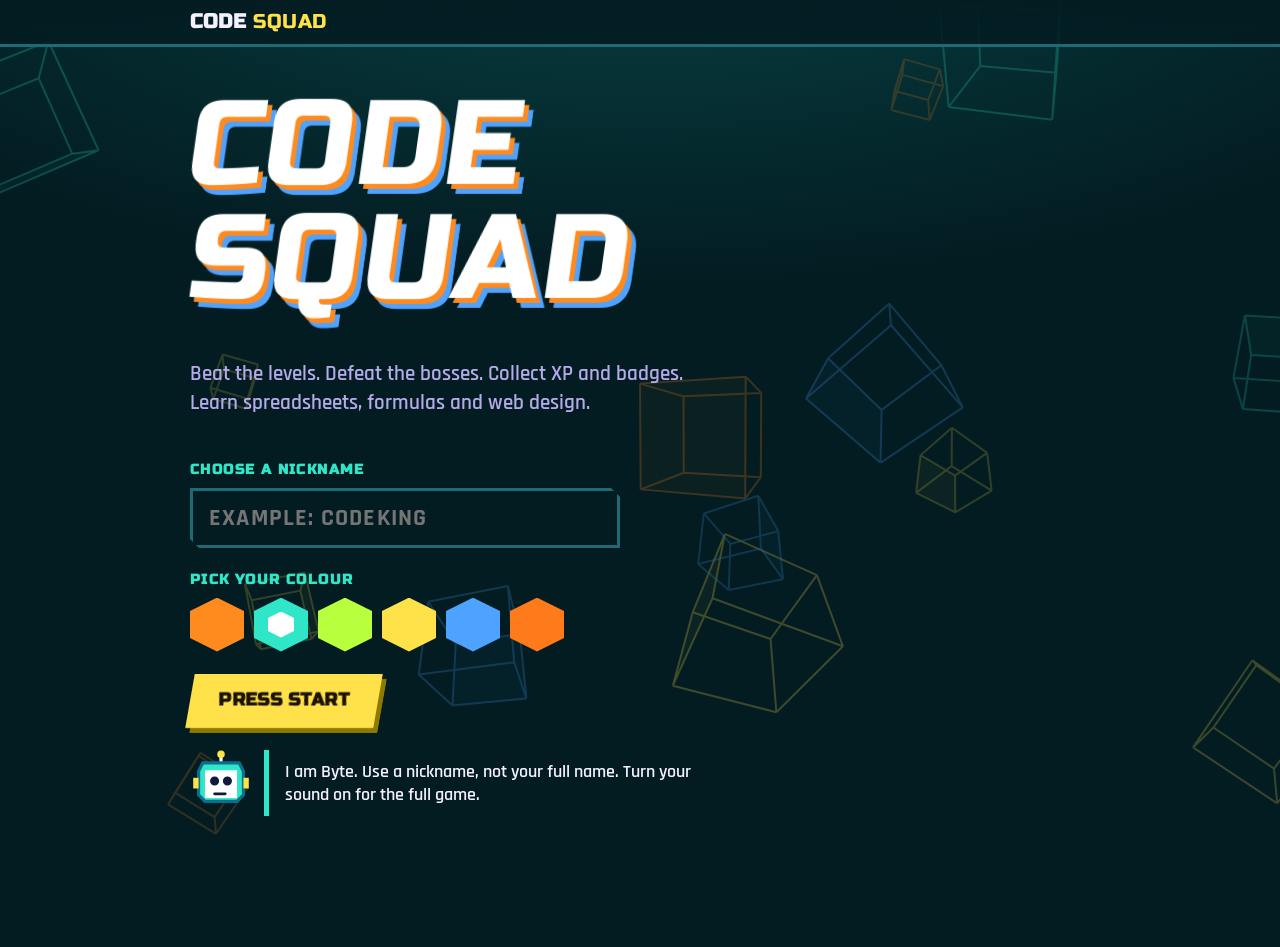
<file: sss2-code/index.html>
<!doctype html>
<html lang="en"><head><meta charset="utf-8"><meta name="viewport" content="width=device-width,initial-scale=1,viewport-fit=cover"><meta name="theme-color" content="#031C22">
<title>Code Squad</title>
<link rel="preconnect" href="https://fonts.googleapis.com">
<link rel="stylesheet" href="https://fonts.googleapis.com/css2?family=Russo+One&family=Rajdhani:wght@500;600;700&display=swap">
<style>:root{--void:#031C22;--panel:#0A2E36;--panel2:#0F3F4A;--line:#1F6B74;--text:#F4F0FF;--muted:#B5AAEA;--cyan:#2FE6C8;--mag:#FF8A1E;--gold:#FFE14A;--lime:#B8FF3D;--red:#FF5A7A;--violet:#4DA3FF;--ink:#1B1200;--f-display:'Russo One','Arial Black',Impact,sans-serif;--f-body:'Rajdhani','Segoe UI',system-ui,sans-serif;--cut:polygon(0 0,calc(100% - 16px) 0,100% 16px,100% 100%,16px 100%,0 calc(100% - 16px));--cut-s:polygon(0 0,calc(100% - 9px) 0,100% 9px,100% 100%,9px 100%,0 calc(100% - 9px));color-scheme:dark}
*{box-sizing:border-box}
html{background:var(--void)}
body{margin:0;background:#150E3D;background:radial-gradient(120% 70% at 50% -10%,color-mix(in srgb,var(--world,#0E6B66) 50%,#031C22) 0%,var(--void) 60%) fixed;color:var(--text);font:600 18px/1.4 var(--f-body);padding-left:16px;padding-left:max(16px,env(safe-area-inset-left,0px));padding-right:16px;padding-right:max(16px,env(safe-area-inset-right,0px));padding-top:0;padding-bottom:90px;overflow-x:hidden}
body::before{content:"";position:fixed;top:0;right:0;left:0;height:0px;height:env(safe-area-inset-top,0px);z-index:60;background:var(--void)}
#rain{position:fixed;top:0;right:0;bottom:0;left:0;width:100%;height:100%;z-index:0;pointer-events:none;opacity:.5}
.wrap{max-width:900px;margin:0 auto;position:relative;z-index:1}
h1,h2,h3,h4{font-family:var(--f-display);font-weight:400;line-height:1.05;margin:0;text-transform:uppercase;letter-spacing:.02em}
button{font:inherit;color:inherit;cursor:pointer;-webkit-tap-highlight-color:transparent}
button:focus-visible,input:focus-visible,a:focus-visible{outline:3px solid var(--gold);outline-offset:3px}
a{color:inherit}
.skew{display:inline-block;transform:skewX(-8deg)}
.eyebrow{font-size:13px;letter-spacing:.18em;text-transform:uppercase;font-weight:700;color:var(--cyan)}
.ic{width:1.2em;height:1.2em;flex:none;fill:none;stroke:currentColor;stroke-width:2;stroke-linecap:round;stroke-linejoin:round}
.btn{position:relative;display:inline-flex;align-items:center;justify-content:center;grid-gap:8px;gap:8px;border:0;background:var(--gold);color:var(--ink);font-family:var(--f-display);text-transform:uppercase;font-size:18px;letter-spacing:.04em;padding:14px 28px;min-height:54px;text-decoration:none;transform:skewX(-10deg);box-shadow:5px 5px 0 #8E7A00;transition:transform .08s,box-shadow .08s}
.btn>*{transform:skewX(10deg)}
.btn:hover{filter:brightness(1.08)}
.btn:active{transform:skewX(-10deg) translate(4px,4px);box-shadow:1px 1px 0 #8E7A00}
.btn.cy{background:var(--cyan);box-shadow:5px 5px 0 #0A6F8C}
.btn.mg{background:var(--mag);color:#fff;box-shadow:5px 5px 0 #8F1450}
.btn.gh{background:transparent;color:var(--text);box-shadow:none;border:2px solid var(--line)}
.btn[disabled]{opacity:.4;pointer-events:none}
.panel{position:relative;background:linear-gradient(160deg,var(--panel2),var(--panel));clip-path:var(--cut);padding:18px 20px 18px 24px;min-width:0}
.panel::before{content:"";position:absolute;left:0;top:0;bottom:0;width:6px;background:var(--acc,var(--cyan))}
.panel.sm{clip-path:var(--cut-s);padding:12px 16px 12px 20px}
.bar{position:sticky;top:0px;top:env(safe-area-inset-top,0px);z-index:50;margin-left:calc(-1*16px);margin-left:calc(-1*max(16px,env(safe-area-inset-left,0px)));margin-right:calc(-1*16px);margin-right:calc(-1*max(16px,env(safe-area-inset-left,0px)));padding:8px 16px;padding:8px max(16px,env(safe-area-inset-left,0px));background:linear-gradient(180deg,rgba(3,28,34,.96),rgba(3,28,34,.85));border-bottom:3px solid var(--line)}
.bar .wrap{display:flex;align-items:center;grid-gap:12px;gap:12px}
.logo{font-family:var(--f-display);text-transform:uppercase;font-size:20px;letter-spacing:.03em;background:none;border:0;padding:0;color:var(--text);flex:none}
.logo b{color:var(--gold);font-weight:400}
.hud{display:flex;align-items:center;grid-gap:10px;gap:10px;flex:1;min-width:0;justify-content:flex-end}
.chip{display:flex;align-items:center;grid-gap:8px;gap:8px;min-width:0}
.av{flex:none;width:38px;height:38px;clip-path:polygon(50% 0,100% 25%,100% 75%,50% 100%,0 75%,0 25%);display:grid;place-items:center;font-family:var(--f-display);color:#fff;font-size:17px}
.xpbox{display:grid;grid-gap:3px;gap:3px;min-width:0;flex:0 1 170px}
.xpbox .t{display:flex;justify-content:space-between;grid-gap:8px;gap:8px;font-size:13px;font-weight:700;letter-spacing:.05em;text-transform:uppercase}
.xpbox .t span:first-child{overflow:hidden;text-overflow:ellipsis;white-space:nowrap}
.xpbar{height:12px;background:#031C22;transform:skewX(-20deg);border:2px solid var(--line);overflow:hidden}
.xpbar i{display:block;height:100%;background:linear-gradient(90deg,var(--gold),#FF9D00);transition:width .8s cubic-bezier(.2,.8,.2,1)}
.nv{display:flex;grid-gap:6px;gap:6px}
.nv button{background:var(--panel);border:2px solid var(--line);transform:skewX(-10deg);padding:6px 10px;display:flex;align-items:center;grid-gap:6px;gap:6px;font-family:var(--f-display);text-transform:uppercase;font-size:13px}
.nv button>*{transform:skewX(10deg)}
.nv button[aria-pressed="true"]{background:var(--cyan);border-color:var(--cyan);color:#001A22}
.nv button.off{opacity:.5}
@keyframes up{from{opacity:0;transform:translateY(28px) skewY(2deg)}to{opacity:1;transform:none}}
@keyframes slideR{from{opacity:0;transform:translateX(14px)}to{opacity:1;transform:none}}
@keyframes slideL{from{opacity:0;transform:translateX(-14px)}to{opacity:1;transform:none}}
@keyframes slam{0%{opacity:0;transform:scale(3.2) skewX(-8deg);filter:blur(10px)}60%{opacity:1;transform:scale(.94) skewX(-8deg);filter:none}100%{opacity:1;transform:scale(1) skewX(-8deg)}}
@keyframes shake{10%,50%,90%{transform:translateX(-8px)}30%,70%{transform:translateX(8px)}}
@keyframes pulse{50%{transform:scale(1.07)}}
@keyframes glow{50%{box-shadow:0 0 0 8px rgba(255,225,74,.0),0 0 28px 4px rgba(255,225,74,.6)}}
@keyframes floatUp{to{opacity:0;transform:translateY(-70px) scale(1.4)}}
@keyframes sweep{from{transform:translateX(-120%) skewX(-20deg)}to{transform:translateX(220%) skewX(-20deg)}}
@keyframes dash{to{background-position:0 -40px}}
@keyframes flash{from{opacity:.75}to{opacity:0}}
@keyframes drop{0%{opacity:0;transform:translateY(-60px) rotate(-4deg) scale(.9)}70%{transform:translateY(6px) rotate(1deg)}100%{opacity:1;transform:none}}
.rv{animation:up .6s cubic-bezier(.2,.8,.2,1) both}
.pre{opacity:0;transform:translateY(28px)}
.shake{animation:shake .4s}
body.shk .wrap{animation:shake .35s}
.start{min-height:calc(100vh - 90px);display:grid;align-content:center;grid-gap:22px;gap:22px;padding-top:30px;padding-bottom:30px;justify-items:start}
.start h1{font-size:13vw;font-size:clamp(54px,13vw,120px);line-height:.95;color:#fff;text-shadow:5px 5px 0 var(--mag),10px 10px 0 var(--violet)}
.start h1 span{display:inline-block;opacity:0;animation:slam .55s cubic-bezier(.2,.8,.2,1) forwards}
.start .tag{max-width:46ch;font-size:21px;color:var(--muted)}
.press{font-family:var(--f-display);font-size:22px;letter-spacing:.2em;color:var(--gold);animation:pulse 1.1s infinite;text-transform:uppercase}
.field{display:grid;grid-gap:8px;gap:8px;width:100%;max-width:430px}
.field label{font-family:var(--f-display);text-transform:uppercase;font-size:14px;letter-spacing:.1em;color:var(--cyan)}
input[type=text]{font:700 24px var(--f-body);color:var(--text);background:#031C22;border:3px solid var(--line);clip-path:var(--cut-s);padding:12px 16px;width:100%;text-transform:uppercase;letter-spacing:.05em}
.hexes{display:flex;grid-gap:10px;gap:10px;flex-wrap:wrap}
.hexes button{width:54px;height:54px;border:0;padding:0;clip-path:polygon(50% 0,100% 25%,100% 75%,50% 100%,0 75%,0 25%);position:relative}
.hexes button[aria-pressed="true"]::after{content:"";position:absolute;top:14px;right:14px;bottom:14px;left:14px;background:#fff;clip-path:polygon(50% 0,100% 25%,100% 75%,50% 100%,0 75%,0 25%)}
.hero{padding-top:26px;padding-bottom:8px;display:grid;grid-gap:6px;gap:6px}
.hero h1{font-size:7vw;font-size:clamp(30px,7vw,50px)}
.hero p{margin:0;color:var(--muted);font-size:20px}
.path{display:grid;grid-gap:0;gap:0;padding-top:16px;padding-bottom:16px;position:relative}
.step{position:relative;display:grid;grid-template-columns:76px 1fr;grid-gap:16px;gap:16px;align-items:center}
.step+.step{margin-top:26px}
.step+.step::before{content:"";position:absolute;left:37px;top:-26px;height:26px;width:4px;background:repeating-linear-gradient(180deg,var(--line) 0 8px,transparent 8px 14px);background-size:4px 40px;animation:dash 1.2s linear infinite}
.step.go+.step::before{background:repeating-linear-gradient(180deg,var(--gold) 0 8px,transparent 8px 14px)}
.hex{width:76px;height:84px;clip-path:polygon(50% 0,100% 25%,100% 75%,50% 100%,0 75%,0 25%);background:var(--line);display:grid;place-items:center;font-family:var(--f-display);font-size:34px;color:#fff;position:relative}
.step.cur .hex{background:var(--gold);color:var(--ink);animation:pulse 1.2s infinite}
.step.go .hex{background:var(--lime);color:#00331A}
.step.fin .hex{background:var(--violet)}
.node{display:block;width:100%;text-align:left;border:0;background:none;padding:0;min-width:0;color:inherit}
.node .panel{--acc:var(--line);transition:transform .12s}
.step.cur .panel{--acc:var(--gold)}
.step.go .panel{--acc:var(--lime)}
.step.fin .panel{--acc:var(--violet)}
.node:not([disabled]):hover .panel{transform:translateX(8px)}
.node[disabled]{cursor:not-allowed;opacity:.5}
.node h3{font-size:4.6vw;font-size:clamp(20px,4.6vw,28px)}
.node small{display:block;color:var(--muted);font-size:16px;font-weight:600;margin-top:2px}
.node .row2{display:flex;justify-content:space-between;align-items:center;grid-gap:10px;gap:10px}
.stars{display:flex;grid-gap:2px;gap:2px;flex:none}
.stars .ic{width:28px;height:28px;fill:#145A63;stroke:none}
.stars .on .ic{fill:var(--gold);filter:drop-shadow(0 0 6px rgba(255,225,74,.8))}
.sec-t{font-size:22px;padding-top:22px;color:var(--gold)}
.badges{display:flex;grid-gap:10px;gap:10px;flex-wrap:wrap;padding-top:10px}
.bdg{display:flex;align-items:center;grid-gap:8px;gap:8px;background:var(--panel);clip-path:var(--cut-s);padding:8px 16px 8px 12px;font-family:var(--f-display);font-size:14px;text-transform:uppercase}
.bdg .ic{width:24px;height:24px}
.bdg.off{opacity:.35;filter:grayscale(1)}
.bdg.on{color:var(--gold)}
.bdg.on .ic{filter:drop-shadow(0 0 6px var(--gold))}
.lh{padding-top:26px;padding-bottom:8px;display:grid;grid-gap:8px;gap:8px}
.lh h1{font-size:9vw;font-size:clamp(36px,9vw,72px);color:#fff;text-shadow:4px 4px 0 var(--mag)}
.stage{display:flex;grid-gap:6px;gap:6px;position:sticky;top:calc(0px + 62px);top:calc(env(safe-area-inset-top,0px) + 62px);z-index:40;padding-top:10px;padding-bottom:10px;background:linear-gradient(180deg,var(--void) 70%,transparent)}
.stage a{flex:1;text-align:center;text-decoration:none;background:var(--panel);border:2px solid var(--line);transform:skewX(-12deg);padding:8px 4px;font-family:var(--f-display);text-transform:uppercase;font-size:14px}
.stage a>*{display:inline-block;transform:skewX(12deg)}
.stage a:hover{border-color:var(--gold)}
.quest{--acc:var(--gold)}
.quest b{font-family:var(--f-display);text-transform:uppercase;color:var(--gold);display:block;font-size:15px;letter-spacing:.1em}
.quest span{font-size:21px}
section{padding-top:22px;padding-bottom:6px;display:grid;grid-gap:14px;gap:14px;scroll-margin-top:130px}
section>h2{font-size:30px;display:flex;align-items:baseline;grid-gap:12px;gap:12px}
section>h2 small{font-family:var(--f-body);font-size:16px;color:var(--cyan);letter-spacing:.16em}
.cprog{font-weight:700;color:var(--muted);letter-spacing:.05em}
.cards{display:grid;grid-template-columns:repeat(auto-fit,minmax(250px,1fr));grid-template-columns:repeat(auto-fit,minmax(min(100%,250px),1fr));grid-gap:16px;gap:16px}
.flip{perspective:1000px;background:none;border:0;padding:0;text-align:left;color:inherit}
.flip .in{display:grid;width:100%;height:100%;transition:transform .6s cubic-bezier(.3,1.3,.5,1);transform-style:preserve-3d}
.flip[aria-pressed="true"] .in{transform:rotateY(180deg)}
.face{grid-area:1/1;min-height:270px;backface-visibility:hidden;-webkit-backface-visibility:hidden;clip-path:var(--cut);padding:18px 18px 18px 22px;display:flex;flex-direction:column;grid-gap:8px;gap:8px}
.face.f{overflow:hidden;background:repeating-linear-gradient(135deg,#1C1450 0 14px,#241A66 14px 28px);justify-content:space-between;position:relative}
.face.f::after{content:"";position:absolute;top:0;left:0;height:100%;width:40%;background:linear-gradient(100deg,transparent,rgba(255,255,255,.14),transparent);animation:sweep 3.2s infinite;pointer-events:none}
.face.f .q{font-family:var(--f-display);font-size:72px;color:var(--cyan);line-height:1;text-shadow:0 0 22px rgba(47,230,200,.7)}
.face.f h3{font-size:22px}
.face.f .tap{font-size:14px;letter-spacing:.14em;color:var(--gold);text-transform:uppercase}
.face.b{background:linear-gradient(160deg,#1E5BFF,#6A2BE0);transform:rotateY(180deg);font-size:17.5px;line-height:1.3;overflow:hidden}
.face.b h4{font-size:20px;color:var(--gold)}
.face.b .ph{margin:-18px -18px 0 -22px;height:128px;flex:none;background:#031C22;display:grid;place-items:center;position:relative;overflow:hidden}
.face.b .ph img{position:absolute;top:0;right:0;bottom:0;left:0;width:100%;height:100%;object-fit:cover;object-position:top;display:block}
.face.b .ph .ic{width:56px;height:56px;color:var(--cyan)}
.face.b .like{background:rgba(3,28,34,.45);padding:8px 12px;font-weight:700;display:flex;grid-gap:10px;gap:10px;align-items:center}
.lk{width:86px;height:86px;object-fit:cover;flex:none;clip-path:var(--cut-s)}
.face.b .like em{font-style:normal;color:var(--gold);font-family:var(--f-display);font-size:13px;letter-spacing:.1em;text-transform:uppercase;display:block}
.w{--acc:var(--cyan);position:relative;background:linear-gradient(160deg,var(--panel2),var(--panel));clip-path:var(--cut);padding:20px 22px 22px 26px;display:grid;grid-gap:14px;gap:14px;min-width:0}
.w::before{content:"";position:absolute;left:0;top:0;bottom:0;width:6px;background:var(--acc)}
.w h3{font-size:26px}
.hint{margin:0;color:var(--muted)}
.row{display:flex;grid-gap:12px;gap:12px;align-items:center;justify-content:space-between;flex-wrap:wrap}
.target{font-family:var(--f-display);text-transform:uppercase;font-size:5.5vw;font-size:clamp(24px,5.5vw,36px);text-align:center;padding:30px 16px;min-height:120px;display:grid;place-items:center;background:linear-gradient(180deg,#031C22,#150E3D);clip-path:var(--cut);word-wrap:break-word;overflow-wrap:anywhere;animation:drop .45s cubic-bezier(.2,1.2,.4,1) both;line-height:1.15}
.opts{display:grid;grid-template-columns:repeat(auto-fit,minmax(240px,1fr));grid-template-columns:repeat(auto-fit,minmax(min(100%,240px),1fr));grid-gap:12px;gap:12px}
.opt{position:relative;background:var(--panel);border:0;border-left:8px solid var(--c,var(--line));padding:14px 16px;text-align:left;font-family:var(--f-body);font-weight:700;font-size:19px;display:flex;grid-gap:10px;gap:10px;align-items:center;min-height:60px;clip-path:var(--cut-s);transition:transform .1s,background .15s;animation:slideR .4s cubic-bezier(.2,.8,.2,1) both;animation-delay:calc(var(--i,0)*70ms)}
.opt:hover:not([disabled]){background:var(--panel2);transform:translateX(6px)}
.opt:active:not([disabled]){transform:scale(.97)}
.opt.ok{background:#2F6B12;border-left-color:var(--lime)}
.opt.no{background:#6A1730;border-left-color:var(--red);animation:shake .4s}
.opt .m{margin-left:auto;font-family:var(--f-display);font-size:22px}
.opt.ok .m{color:var(--lime)}
.opt.no .m{color:var(--red)}
.cats{display:flex;flex-wrap:wrap;grid-gap:12px;gap:12px}
.cats .opt{flex:1 1 160px;justify-content:center;text-align:center;font-family:var(--f-display);text-transform:uppercase;font-size:17px}
.qtext{font-family:var(--f-display);font-size:4.4vw;font-size:clamp(20px,4.4vw,28px);line-height:1.25;margin:0;text-transform:none;animation:slideL .45s cubic-bezier(.2,.8,.2,1) both}
.blank{display:inline-block;min-width:3.5em;border-bottom:4px solid var(--gold);text-align:center;margin-left:2px;margin-right:2px;color:var(--gold)}
.blank.f{color:var(--lime);border-color:var(--lime)}
.pips{display:flex;grid-gap:6px;gap:6px}
.pips i{width:22px;height:10px;transform:skewX(-20deg);background:#145A63;display:block}
.pips i.ok{background:var(--lime)}
.pips i.no{background:var(--red)}
.pips i.cur{background:var(--gold);animation:pulse 1s infinite}
.hud2{display:flex;justify-content:space-between;align-items:center;grid-gap:12px;gap:12px;flex-wrap:wrap}
.score{font-family:var(--f-display);font-size:5vw;font-size:clamp(20px,5vw,30px);color:var(--gold)}
.meter{height:12px;width:140px;background:#031C22;transform:skewX(-20deg);border:2px solid var(--line);overflow:hidden}
.meter i{display:block;height:100%;width:0;background:linear-gradient(90deg,var(--mag),var(--gold));transition:width .25s}
.combo{font-family:var(--f-display);text-transform:uppercase;color:var(--mag);font-size:20px;min-width:110px;display:flex;align-items:center;grid-gap:6px;gap:6px}
.combo.on{animation:pulse .35s}
.timer{height:10px;background:#031C22;transform:skewX(-20deg);overflow:hidden}
.timer i{display:block;height:100%;width:100%;background:var(--violet)}
.byte{display:flex;grid-gap:12px;gap:12px;align-items:flex-start;min-height:64px}
.byte svg{flex:none;width:62px;height:62px}
.bubble{position:relative;background:#031C22;padding:10px 16px;flex:1;min-width:0;border-left:5px solid var(--cyan);font-size:18px;line-height:1.3;animation:slideR .3s both}
.bubble.ok{border-color:var(--lime)}
.bubble.no{border-color:var(--red)}
.result{display:grid;grid-gap:14px;gap:14px;justify-items:start}
.big{font-family:var(--f-display);font-size:72px;line-height:1;color:#fff;text-shadow:4px 4px 0 var(--mag)}
.xpg{display:inline-block;background:var(--gold);color:var(--ink);font-family:var(--f-display);padding:4px 16px;transform:skewX(-10deg);animation:slam .5s both}
.miss{display:grid;grid-gap:6px;gap:6px;width:100%}
.miss div{background:#3A1330;border-left:5px solid var(--red);padding:6px 12px;font-size:17px}
.arena{display:grid;grid-template-columns:1fr auto 1fr;grid-gap:12px;gap:12px;align-items:center;background:linear-gradient(180deg,#031C22,#1A0F4A);clip-path:var(--cut);padding:14px 18px}
.fighter{display:grid;grid-gap:6px;gap:6px;justify-items:center;min-width:0}
.fighter .nm{font-family:var(--f-display);font-size:14px;text-transform:uppercase;letter-spacing:.06em;text-align:center}
.vs{font-family:var(--f-display);font-size:34px;color:var(--mag);text-shadow:3px 3px 0 #4A0A28}
.hearts{display:flex;grid-gap:4px;gap:4px}
.hearts svg{width:26px;height:26px}
.hp{display:flex;grid-gap:4px;gap:4px;width:100%;max-width:200px}
.hp i{flex:1;height:14px;background:var(--red);transform:skewX(-20deg);transition:background .2s,transform .3s}
.hp i.lost{background:#2C1730;transform:skewX(-20deg) scaleY(.5)}
.bossw{width:92px;height:92px}
.hit{animation:shake .4s}
.flashfx{position:fixed;top:0;right:0;bottom:0;left:0;z-index:70;pointer-events:none;animation:flash .4s forwards}
.fl{position:fixed;z-index:80;pointer-events:none;font-family:var(--f-display);font-size:34px;color:var(--gold);text-shadow:3px 3px 0 #000;animation:floatUp .9s forwards}
.ov{position:fixed;top:0;right:0;bottom:0;left:0;z-index:90;display:grid;place-items:center;overflow:hidden;background:rgba(3,28,34,.0)}
.ov .p1,.ov .p2{position:absolute;top:-10%;bottom:-10%;width:60%;transition:transform .45s cubic-bezier(.7,0,.2,1)}
.ov .p1{left:-10%;background:var(--mag);transform:translateX(-130%) skewX(-14deg)}
.ov .p2{right:-10%;background:var(--violet);transform:translateX(130%) skewX(-14deg)}
.ov.in .p1,.ov.in .p2{transform:translateX(0) skewX(-14deg)}
.ov .tx{position:relative;text-align:center;display:grid;grid-gap:10px;gap:10px;padding:20px}
.ov .tx .a{font-family:var(--f-display);font-size:5vw;font-size:clamp(20px,5vw,30px);letter-spacing:.3em;color:var(--gold);opacity:0;animation:slideL .4s .3s forwards}
.ov .tx .b{font-family:var(--f-display);font-size:13vw;font-size:clamp(44px,13vw,120px);line-height:.95;color:#fff;text-shadow:5px 5px 0 #000;opacity:0;animation:slam .5s .45s both;text-transform:uppercase}
.ov .tx .c{font-size:22px;max-width:30ch;margin:0 auto;opacity:0;animation:up .5s .8s forwards}
.ov.out{opacity:0;transition:opacity .35s}
.ov.win .p1{background:var(--lime)}
.ov.win .p2{background:var(--cyan)}
.ov.win .tx .b{color:#fff}
.ov.lose .p1{background:var(--red)}
.ov.lose .p2{background:#6A1730}
.stack{display:grid;grid-gap:8px;gap:8px}
.layer{padding:14px 18px;font-family:var(--f-display);text-transform:uppercase;display:flex;justify-content:space-between;align-items:center;grid-gap:10px;gap:10px;min-height:58px;border:3px dashed var(--line);color:var(--muted);clip-path:var(--cut-s);font-size:17px}
.layer small{font-family:var(--f-body);font-size:15px;text-transform:none;font-weight:600}
.layer.placed{border-style:solid;border-color:transparent;color:#fff;animation:drop .45s both}
.layer.l3{background:#7B4DFF}
.layer.l2{background:#1E6BFF}
.layer.l1{background:#0E9A55}
.layer.l0{background:#E8590C}
.layer.act{outline:4px solid var(--gold);transform:scale(1.03);animation:glow 1s infinite}
.pool{display:flex;grid-gap:10px;gap:10px;flex-wrap:wrap}
.pool .opt{flex:1 1 200px}
.flowtext{background:#031C22;border-left:5px solid var(--gold);padding:14px 18px;min-height:78px}
.boot{background:#010E12;color:#9DF7C8;font-family:ui-monospace,Consolas,monospace;font-weight:700;font-size:15px;padding:14px 16px;min-height:150px;line-height:1.7;word-wrap:break-word;overflow-wrap:anywhere;border:2px solid var(--line)}
.boot .e{color:#FF7B8A}
.apps{display:grid;grid-template-columns:repeat(4,1fr);grid-gap:10px;gap:10px}
.apps button{background:var(--panel);border:0;clip-path:var(--cut-s);padding:14px 4px;display:grid;grid-gap:4px;gap:4px;justify-items:center;font-family:var(--f-display);font-size:13px;text-transform:uppercase}
.apps button .ic{width:34px;height:34px;color:var(--cyan)}
.apps button[disabled]{opacity:.3;cursor:not-allowed}
.apps button:not([disabled]){animation:drop .4s both}
.sw{display:inline-flex;grid-gap:10px;gap:10px;align-items:center;font-family:var(--f-display);text-transform:uppercase;font-size:14px;background:var(--panel);border:2px solid var(--line);padding:8px 16px 8px 10px;transform:skewX(-10deg)}
.sw i{width:42px;height:22px;background:var(--red);position:relative;display:block}
.sw i::after{content:"";position:absolute;left:3px;top:3px;width:16px;height:16px;background:#fff;transition:left .2s}
.sw[aria-pressed="true"] i{background:var(--lime)}
.sw[aria-pressed="true"] i::after{left:23px}
.files{display:grid;grid-gap:8px;gap:8px}
.file{display:flex;align-items:center;grid-gap:12px;gap:12px;background:#031C22;padding:10px 14px;font-weight:700}
.file .b2{flex:1;height:14px;background:#145A63;transform:skewX(-20deg);overflow:hidden}
.file .b2 i{display:block;height:100%;background:var(--cyan);transition:width .7s cubic-bezier(.3,1.2,.5,1)}
.file .mb{font-family:var(--f-display);min-width:78px;text-align:right}
.limit{display:flex;justify-content:space-between;font-family:var(--f-display);text-transform:uppercase;background:#031C22;padding:12px 16px;border-left:6px solid var(--line)}
.limit.okk{border-color:var(--lime);color:var(--lime)}
.limit.bad{border-color:var(--red);color:var(--red)}
.tally{display:grid;grid-template-columns:repeat(auto-fit,minmax(150px,1fr));grid-gap:12px;gap:12px}
.tally div{background:var(--panel);clip-path:var(--cut-s);padding:10px 16px;font-weight:700;color:var(--muted);text-transform:uppercase;font-size:14px;letter-spacing:.06em}
.tally b{display:block;font-family:var(--f-display);font-size:34px;color:#fff;letter-spacing:0}
.board{display:grid;grid-gap:10px;gap:10px;padding-top:16px}
.pl{display:grid;grid-template-columns:54px 40px 1fr auto auto;grid-gap:12px;gap:12px;align-items:center;background:var(--panel);clip-path:var(--cut-s);padding:10px 16px 10px 12px;animation:slideR .5s cubic-bezier(.2,.8,.2,1) both;animation-delay:calc(var(--i,0)*70ms);min-width:0}
.pl .rk{font-family:var(--f-display);font-size:34px;text-align:center;color:var(--muted)}
.pl.r1{background:linear-gradient(90deg,#6B4B00,var(--panel));box-shadow:inset 6px 0 0 var(--gold)}
.pl.r1 .rk{color:var(--gold);text-shadow:0 0 14px var(--gold)}
.pl.r2{box-shadow:inset 6px 0 0 #C8D0E6}
.pl.r2 .rk{color:#C8D0E6}
.pl.r3{box-shadow:inset 6px 0 0 #E3A26B}
.pl.r3 .rk{color:#E3A26B}
.pl.me{outline:3px solid var(--cyan);outline-offset:-3px}
.pl .nm{min-width:0;font-family:var(--f-display);text-transform:uppercase;overflow:hidden;text-overflow:ellipsis;white-space:nowrap;font-size:18px}
.pl .nm small{display:block;font-family:var(--f-body);font-size:14px;color:var(--muted);text-transform:none;font-weight:600}
.pl .xp{font-family:var(--f-display);color:var(--gold);font-size:20px}
.rm{background:none;border:2px solid var(--line);padding:2px 8px;font-size:12px;text-transform:uppercase}
.note{background:#031C22;border-left:5px solid var(--gold);padding:12px 16px;font-size:17px}
body.lite .face.f::after{display:none}
body.lite .bgboss svg,body.lite .brief .bz svg,body.lite .step.cur .hex{animation:none}
body.lite *{filter:none!important}
#errb{position:fixed;left:0;right:0;bottom:0;z-index:999;background:#FF5A7A;color:#fff;font:700 16px/1.3 Arial,sans-serif;padding:10px 14px}
[hidden]{display:none!important}
.stage a.on{background:var(--cyan);border-color:var(--cyan);color:#001A22}
.stnav{padding-top:12px}
.why{background:rgba(255,225,74,.12);border-left:5px solid var(--gold);padding:10px 14px;margin-top:12px;font-size:3.4vw;font-size:clamp(17px,3.4vw,20px);line-height:1.35}
.why em{display:block;font-family:var(--f-display);font-style:normal;color:var(--gold);font-size:13px;letter-spacing:.12em;text-transform:uppercase;margin-bottom:2px}
.why.ex{background:rgba(47,230,200,.1);border-left-color:var(--cyan)}
.why.ex em{color:var(--cyan)}
.why b{color:var(--gold)}
.kws{display:flex;grid-gap:8px;gap:8px;flex-wrap:wrap;margin-top:12px}
.kw{background:#031C22;border:2px solid var(--line);padding:5px 12px;font-size:16px;color:var(--muted)}
.kw b{color:var(--cyan)}
.xinfo{background:#031C22;border-left:5px solid var(--cyan);padding:12px 16px;margin-top:8px;font-size:3.4vw;font-size:clamp(17px,3.4vw,20px);line-height:1.35;min-height:64px}
.xinfo b{color:var(--gold)}
.xbar{display:grid;grid-gap:8px;gap:8px;margin-top:8px}
.xbar .r{display:flex;align-items:center;grid-gap:10px;gap:10px;background:#031C22;padding:8px 12px}
.xbar .lab{flex:0 0 92px;font-family:var(--f-display);text-transform:uppercase;font-size:14px}
.xbar .bars{flex:1;display:grid;grid-gap:3px;gap:3px;min-width:0}
.xbar .bars i{display:block;height:9px;background:var(--cyan)}
.xbar .bars i.m{background:var(--gold)}
.xbar .num{flex:0 0 76px;text-align:right;font-family:var(--f-display);color:var(--gold)}
.cmp{width:100%;border-collapse:collapse;font-size:3vw;font-size:clamp(15px,3vw,18px)}
.cmp th{font-family:var(--f-display);text-transform:uppercase;font-size:13px;letter-spacing:.08em;color:var(--cyan);text-align:left;padding:8px 10px;border-bottom:2px solid var(--line)}
.cmp td{padding:10px;border-bottom:1px solid var(--line);vertical-align:top}
.cmp td:first-child{font-family:var(--f-display);color:var(--gold);text-transform:uppercase}
.tease{font-family:var(--f-display);text-transform:uppercase;letter-spacing:.04em;color:var(--red,#FF5A7A);border-left:5px solid #FF5A7A;background:rgba(255,90,122,.1);padding:10px 14px;animation:pulse 1.4s infinite;font-size:3.2vw;font-size:clamp(15px,3.2vw,19px)}
.topo{position:relative}
.susp{position:absolute;top:0;right:0;bottom:0;left:0;display:grid;place-items:center;background:rgba(5,2,15,.82);font-family:var(--f-display);font-size:20vw;font-size:clamp(70px,20vw,130px);color:#FF5A7A;text-shadow:0 0 30px #FF5A7A;z-index:5;animation:pulse .7s infinite}
.susp small{display:block;font-size:16px;letter-spacing:.2em;text-align:center;color:#fff;text-shadow:none}
.goals{display:grid;grid-gap:6px;gap:6px}
.gl{display:flex;grid-gap:10px;gap:10px;align-items:center;background:#031C22;padding:8px 12px;border-left:5px solid var(--line);font-size:17px}
.gl .gk{flex:none;width:26px;height:26px;display:grid;place-items:center;background:var(--panel2);font-family:var(--f-display)}
.gl.ok{border-left-color:var(--lime)}
.gl.ok .gk{background:var(--lime);color:#00331A}
.gl.cur{border-left-color:var(--gold)}
@keyframes flick{0%,100%{opacity:1}20%{opacity:.3}40%{opacity:.9}60%{opacity:.2}80%{opacity:.8}}
.flick{animation:flick .9s}
.pts2 li.enc{opacity:1;animation:none;padding-left:18px;min-height:30px;cursor:pointer}
.pts2 li.enc .red{display:block;height:20px;margin-top:6px;background:repeating-linear-gradient(90deg,#031C22 0 10px,#1B1450 10px 20px);border:1px solid var(--line)}
.pts2 li.enc .tx.scr{font-family:ui-monospace,Consolas,monospace;color:var(--cyan);letter-spacing:.03em;word-wrap:break-word;overflow-wrap:anywhere}
.pts2 li.enc.open{animation:unlock .5s ease-out both}
@keyframes unlock{0%{opacity:.3;transform:scale(1.05);text-shadow:0 0 18px #2FE6C8}100%{opacity:1;transform:none;text-shadow:none}}
.dec{display:flex;align-items:center;grid-gap:16px;gap:16px;margin-top:14px;flex-wrap:wrap}
.btn.pulse{animation:pulse 1.2s infinite}
.lnk{background:none;border:0;color:var(--muted);text-decoration:underline;font:600 16px var(--f-body);padding:8px 4px}
.vill{display:flex;align-items:center;grid-gap:12px;gap:12px;background:rgba(255,90,122,.1);border-left:5px solid #FF5A7A;padding:8px 14px;margin-top:10px;flex-wrap:wrap}
.vsv svg{width:54px;height:54px;display:block}
.vsv.hit{animation:shake .4s}
.vb{flex:1 1 220px;min-width:0;display:grid;grid-gap:2px;gap:2px;font-size:3.2vw;font-size:clamp(16px,3.2vw,19px);line-height:1.3}
.vb b{font-family:var(--f-display);font-size:14px;letter-spacing:.1em;text-transform:uppercase}
.vpw{flex:0 0 140px;display:grid;grid-gap:3px;gap:3px;font-family:var(--f-display);font-size:11px;letter-spacing:.1em;color:#FF5A7A}
.vpw i{display:block;height:10px;background:#2A0F2A;transform:skewX(-20deg);overflow:hidden}
.vpw b{display:block;height:100%;background:#FF5A7A;transition:width .6s}
.joke{background:rgba(184,255,61,.1);border-left:5px solid var(--lime);padding:8px 14px;font-size:3.2vw;font-size:clamp(16px,3.2vw,19px);animation:slideR .4s both}
.cmq{font-family:var(--f-display);font-size:4.6vw;font-size:clamp(24px,4.6vw,44px);line-height:1.2;text-transform:none}
.cmo{display:grid;grid-template-columns:repeat(auto-fit,minmax(230px,1fr));grid-template-columns:repeat(auto-fit,minmax(min(100%,230px),1fr));grid-gap:12px;gap:12px}
.cmo div{background:var(--panel);padding:16px 18px;font-family:var(--f-display);font-size:3vw;font-size:clamp(18px,3vw,28px);border-left:8px solid var(--c);text-transform:none;line-height:1.2}
.cmo div.right{background:#2F6B12;border-left-color:var(--lime)}
.cmo div.dim{opacity:.35}
.cmo b{color:var(--c);margin-right:10px}
.score-row{display:flex;grid-gap:10px;gap:10px;flex-wrap:wrap}
.tm{flex:1 1 130px;background:var(--panel);border-top:6px solid var(--c);padding:8px 12px;font-family:var(--f-display);text-transform:uppercase}
.tm b{display:block;font-size:34px;color:#fff}
.tm.lead{outline:3px solid var(--gold)}
.bt{display:grid;grid-template-columns:repeat(auto-fit,minmax(250px,1fr));grid-template-columns:repeat(auto-fit,minmax(min(100%,250px),1fr));grid-gap:12px;gap:12px}
.bti{display:flex;align-items:center;grid-gap:12px;gap:12px;background:var(--c);color:#031C22;border:0;border-bottom:6px solid rgba(0,0,0,.35);padding:14px 16px;font:700 3vw var(--f-body);font:700 clamp(17px,3vw,22px) var(--f-body);text-align:left;min-height:84px;clip-path:var(--cut-s)}
.bti svg{flex:none;fill:#031C22}
.bti:active{transform:translateY(3px)}
.bti.right{outline:5px solid #fff}
.bti.dim{opacity:.3}
.pod{display:flex;align-items:flex-end;justify-content:center;grid-gap:10px;gap:10px;min-height:230px;padding-top:10px}
.pod>div{flex:1 1 0;max-width:180px;text-align:center;font-family:var(--f-display);text-transform:uppercase;display:grid;align-content:end;grid-gap:4px;gap:4px}
.pod .st{display:grid;place-items:center;background:var(--panel2);color:#fff;font-size:34px;animation:up .8s both}
.pod .p1 .st{height:150px;background:linear-gradient(180deg,#FFE14A,#8E7A00);color:#1B1200}
.pod .p2 .st{height:105px;background:linear-gradient(180deg,#C8D0E6,#5C6584);color:#101B3B}
.pod .p3 .st{height:75px;background:linear-gradient(180deg,#E3A26B,#7A4A1E);color:#2B1500}
.pod .nm2{font-size:15px;word-wrap:break-word;overflow-wrap:anywhere}
.codebox{font:700 5vw ui-monospace,Consolas,monospace;font:700 clamp(20px,5vw,34px) ui-monospace,Consolas,monospace;letter-spacing:.06em;background:#031C22;border:3px dashed var(--gold);padding:14px 18px;color:var(--gold);word-break:break-all;text-transform:none}
.why.easy{background:rgba(255,225,74,.16);border-left-color:var(--gold);margin-top:8px}
.chk{display:flex;grid-gap:10px;gap:10px;align-items:center;font-size:19px;font-weight:700}
.chk input{width:24px;height:24px;accent-color:#2FE6C8}
.hero3d{position:relative;height:30vw;height:clamp(150px,30vw,240px);margin:10px 0 6px;border:3px solid var(--line);overflow:hidden;perspective:700px;background:#0B3B4A}
.hero3d svg{position:absolute;left:0;top:0;width:100%;height:100%;display:block}
.hero3d .ha{position:absolute;bottom:6%;width:9vw;width:clamp(48px,9vw,78px);transition:left 1.1s cubic-bezier(.3,1.2,.4,1);animation:walk .7s ease-in-out infinite alternate}
.hero3d .ha svg,.hero3d .hv svg{position:static;width:100%;height:auto}
.hero3d .hv{position:absolute;right:5%;bottom:8%;width:11vw;width:clamp(56px,11vw,96px);animation:bob 2.2s ease-in-out infinite alternate;filter:drop-shadow(0 6px 8px rgba(0,0,0,.5))}
@keyframes walk{from{transform:translateY(0)}to{transform:translateY(-6px)}}
@keyframes bob{from{transform:translateY(0) rotate(-3deg)}to{transform:translateY(-10px) rotate(3deg)}}
@keyframes drift{from{transform:translateX(-40px)}to{transform:translateX(70px)}}
.cloud{animation:drift 18s ease-in-out infinite alternate}
body.lite .cloud,body.lite .hero3d .ha,body.lite .hero3d .hv,body.lite .wav{animation:none}
#teach{perspective:1100px}
#teach .sl{animation:in3d .65s cubic-bezier(.2,.9,.3,1) both;transform-origin:50% 100%}
@keyframes in3d{from{opacity:0;transform:rotateX(-18deg) translateY(36px) scale(.96)}to{opacity:1;transform:none}}
body.lite #teach .sl{animation:none}
.world{position:relative;margin:12px 0;border:3px solid var(--line);overflow:hidden;aspect-ratio:900/520;background:#0B4A63}
.world>svg{position:absolute;left:0;top:0;width:100%;height:100%}
.wn{position:absolute;transform:translate(-50%,-6%);display:flex;flex-direction:column;align-items:center;grid-gap:2px;gap:2px;background:rgba(3,28,34,.82);border:2px solid var(--line);color:#fff;padding:5px 9px;font-family:var(--f-body);cursor:pointer;max-width:150px;text-align:center}
.wn .nb{width:30px;height:30px;display:grid;place-items:center;background:var(--cyan);color:#031C22;font:800 17px var(--f-display);margin-top:-22px}
.wn .nb svg{width:18px;height:18px}
.wn .nt b{display:block;font-size:14px;line-height:1.1}
.wn .nt small{display:block;font-size:11px;color:var(--muted);line-height:1.2}
.wn.cur{border-color:var(--gold);box-shadow:0 0 16px rgba(255,225,74,.6)}
.wn.dn .nb{background:var(--lime)}
.wn:disabled{opacity:.55;cursor:not-allowed}
.wav{position:absolute;width:48px;transform:translate(-50%,0);animation:bob 1.8s ease-in-out infinite alternate;pointer-events:none}
.wav svg{width:100%;height:auto}
#dsc svg{display:block;width:100%;height:auto;max-height:360px}
.xlwin{border:3px solid #1D6F42;background:#fff;margin:10px 0;color:#111}
.xlt{background:#1D6F42;color:#fff;display:flex;align-items:center;grid-gap:6px;gap:6px;padding:5px 10px;font:700 14px Arial,sans-serif}
.xlt b{margin-left:8px}
.xld{width:10px;height:10px;border-radius:50%;background:#B7E2C6;display:inline-block}
.xlr{display:flex;background:#F3F3F3;border-bottom:1px solid #D4D4D4;font:13px Arial,sans-serif;color:#333;overflow:hidden}
.xlr span{padding:5px 12px}
.xlr .on{background:#fff;border-bottom:3px solid #1D6F42;font-weight:700}
.xlf{display:flex;align-items:center;grid-gap:8px;gap:8px;background:#fff;border-bottom:1px solid #D4D4D4;padding:5px 8px;font:14px Arial,sans-serif}
.xnb{min-width:46px;text-align:center;border:1px solid #BBB;padding:3px 6px;font-weight:700;background:#fff;color:#111}
.xfx{color:#1D6F42;font-style:italic;font-weight:700;padding:0 4px;border-left:1px solid #BBB}
.xfb{flex:1;font:14px ui-monospace,Consolas,monospace;color:#111;min-height:20px;overflow:hidden;text-overflow:ellipsis;white-space:nowrap}
.xlf input{flex:1;min-width:0;font:15px ui-monospace,Consolas,monospace;background:#fff;color:#111;border:1px solid #1D6F42;padding:6px 8px;text-transform:none}
.xlf .btn{padding:6px 14px;font-size:14px}
.xlg{overflow:auto;background:#fff}
.xlwin .scrollbox{border:0;max-height:300px}
.xlwin .sheet{margin:0;font:15px Arial,sans-serif;color:#111}
.xlwin .sheet th,.xlwin .sheet td{background:#fff;color:#111;border:1px solid #D4D4D4;padding:4px 10px;text-transform:none;letter-spacing:0;font-family:Arial,sans-serif;font-size:15px}
.xlwin .sheet thead th,.xlwin .sheet tbody th{background:#E6E6E6;color:#444;font-weight:400;text-align:center}
.xlwin .sheet td.xh{font-weight:700;background:#F7F7F7}
.xlwin .sheet tr.hl td,.xlwin .sheet tr.hl th,.xlwin .sheet td.hl{background:#DFF3E3;color:#111}
.xlwin .sheet tr.sel td{background:#DFF3E3;color:#111}
.xlwin .sheet tr.tot td,.xlwin .sheet tr.tot th{background:#F2F2F2}
.xlwin .sheet td.xsel{outline:3px solid #1D6F42;outline-offset:-2px}
.xlwin .sheet td{cursor:cell}
.xlwin .sheet .fx{color:#1D6F42}
.xlwin .sheet .pvp.on{background:#FFE9A8!important;outline:3px solid #1D6F42}
.ghost{font:700 3.4vw ui-monospace,Consolas,monospace;font:700 clamp(16px,3.4vw,22px) ui-monospace,Consolas,monospace;color:#B8FF3D;border:3px dashed var(--line);padding:12px 14px;background:#010E12;margin-top:10px;word-wrap:break-word;overflow-wrap:anywhere;text-transform:none}
.keys{display:flex;flex-wrap:wrap;grid-gap:6px;gap:6px;margin-top:8px}
.keys .key{width:44px;height:44px;font:800 20px ui-monospace,Consolas,monospace}
.cnew{background:rgba(255,225,74,.28);color:#FFE14A;display:inline-block;min-width:100%}
.pt{display:flex;grid-gap:12px;gap:12px;align-items:baseline;margin:6px 0;flex-wrap:wrap}
.pt code{font:700 16px ui-monospace,Consolas,monospace;padding:3px 8px;background:#010E12;border:2px solid var(--line);text-transform:none}
.r-open{color:#2FE6C8}
.r-close{color:#FF8A1E}
.r-content{color:#FFE14A}
.r-attr{color:#4DA3FF}
.r-sel{color:#2FE6C8}
.r-prop{color:#B8FF3D}
.r-val{color:#FFE14A}
.cc{overflow:auto;max-height:260px}
.ghost.hid{color:#9ED9D2;border-style:dotted;font-size:3vw;font-size:clamp(15px,3vw,18px)}
.sl>*,.twocol>*,.w>*,.ctrls>*{min-width:0}
.w,#teach{max-width:100%}
.xlwin{max-width:100%;overflow:hidden}
.xlg,.scrollbox{max-width:100%;overflow-x:auto}
.ctrls label{max-width:100%}
.hud2{flex-wrap:wrap}
.pips{max-width:100%;flex-wrap:nowrap}
.pips i{flex:1 1 0;min-width:6px;width:auto}
.sheet{border-collapse:collapse;width:100%;font-family:var(--f-body);font-size:2.6vw;font-size:clamp(15px,2.6vw,18px)}
.sheet th,.sheet td{border:1px solid var(--line);padding:6px 10px;text-align:left;background:#031C22;color:var(--text)}
.sheet th{background:var(--panel2);color:var(--muted);font-family:var(--f-display);font-size:12px;text-transform:uppercase;letter-spacing:.06em}
.sheet td.num{text-align:right;font-variant-numeric:tabular-nums}
.sheet .fx{color:var(--gold);font-family:ui-monospace,Consolas,monospace}
.sheet tr.sel td,.sheet tr.sel th{background:#2F6B12}
.sheet tr.hl td,.sheet tr.hl th,.sheet td.hl{background:#5A4A00;color:#fff}
.sheet tr.tot td,.sheet tr.tot th{background:#0A2E36}
.scrollbox{max-height:270px;overflow:auto;border:2px solid var(--line)}
.ctrls{display:flex;grid-gap:12px;gap:12px;flex-wrap:wrap;align-items:flex-end}
.ctrls label{display:grid;grid-gap:4px;gap:4px;font-size:12px;letter-spacing:.08em;text-transform:uppercase;color:var(--cyan);font-family:var(--f-display)}
select,.ctrls input[type=number],.ctrls input[type=text]{font:700 18px var(--f-body);color:var(--text);background:#031C22;border:3px solid var(--line);padding:8px 10px;min-width:110px;max-width:100%;text-transform:none}
.code{background:#010E12;color:#9DF7C8;font-family:ui-monospace,Consolas,monospace;font-size:2.6vw;font-size:clamp(14px,2.6vw,17px);padding:12px 14px;border:2px solid var(--line);white-space:pre-wrap;word-wrap:break-word;overflow-wrap:anywhere;line-height:1.5;margin:8px 0;text-align:left;text-transform:none}
button.cl{display:block;width:100%;text-align:left;background:none;border:0;color:#9DF7C8;font:inherit;padding:3px 6px;cursor:pointer;white-space:pre-wrap}
button.cl.on{background:rgba(255,225,74,.25);color:var(--gold)}
.bmock{border:3px solid var(--line);background:#fff;color:#000}
.btab{background:#DDE3F5;color:#101B3B;font:700 14px Arial,sans-serif;padding:6px 12px;border-bottom:1px solid #aab;text-transform:none}
.pfr{display:block;width:100%;height:240px;border:0;background:#fff}
.pq{position:relative;display:grid;grid-gap:10px;gap:10px}
.twocol{display:grid;grid-template-columns:1fr 1fr;grid-gap:12px;gap:12px}
@media (max-width:760px){.twocol{grid-template-columns:1fr}}
.pvp{cursor:pointer}
.pvp.on{outline:3px solid var(--gold);background:#5A4A00!important}
.stp{width:34px;height:34px;background:var(--panel2);border:2px solid var(--line);color:#fff;font:700 20px var(--f-body);line-height:1;padding:0}
textarea{text-transform:none}
#fx{position:fixed;top:0;right:0;bottom:0;left:0;width:100%;height:100%;pointer-events:none;z-index:85}
.target img{max-height:240px;width:auto;max-width:100%;object-fit:contain;display:block}
.target.pic{padding:10px}
.ask{font-family:var(--f-display);font-size:4.6vw;font-size:clamp(20px,4.6vw,28px);text-transform:none;background:var(--gold);color:var(--ink);padding:12px 18px;clip-path:var(--cut-s);animation:slam .45s both}
.shot{position:relative;line-height:0;max-width:640px;width:100%;margin:0 auto;border:3px solid var(--line);cursor:crosshair;overflow:hidden;touch-action:manipulation}
.shot img{width:100%;height:auto;display:block;user-select:none;-webkit-user-drag:none}
.rip{position:absolute;width:26px;height:26px;margin:-13px 0 0 -13px;border:3px solid var(--red);border-radius:50%;pointer-events:none;animation:floatUp .7s forwards}
.tgt{position:absolute;border:4px solid var(--lime);box-shadow:0 0 0 3px #000,0 0 26px 6px rgba(184,255,61,.8);pointer-events:none;animation:pulse .8s 3}
.tgt.hint{border-color:var(--gold);box-shadow:0 0 0 3px #000,0 0 26px 6px rgba(255,225,74,.8)}
.brief{background:#031C22;position:fixed;top:0;right:0;bottom:0;left:0;z-index:95;background:radial-gradient(90% 60% at 50% 100%,color-mix(in srgb,var(--world,#0E6B66) 70%,#000) 0%,rgba(7,4,20,.97) 70%);display:grid;align-items:end;padding:20px 16px calc(24px + 0px);padding:20px max(16px,env(safe-area-inset-left,0px)) calc(24px + env(safe-area-inset-bottom,0px));animation:flash 0s;cursor:pointer}
.brief .bx{max-width:860px;margin:0 auto;width:100%;display:grid;grid-template-columns:auto 1fr;grid-gap:18px;gap:18px;align-items:end;animation:up .5s both}
.bgboss{position:absolute;top:0;right:0;bottom:40%;left:0;display:grid;place-items:center;opacity:.28;pointer-events:none}
.bgboss svg{width:60vw;width:min(60vw,420px);height:auto;animation:bob 3s ease-in-out infinite}
.brief .bz svg{width:22vw;width:clamp(90px,22vw,170px);height:auto;animation:bob 2s ease-in-out infinite;filter:drop-shadow(0 0 24px rgba(47,230,200,.6))}
@keyframes bob{50%{transform:translateY(-10px)}}
.brief .bt{background:#031C22;border-left:6px solid var(--cyan);padding:16px 20px;clip-path:var(--cut);min-height:150px;display:grid;grid-gap:8px;gap:8px;align-content:start}
.brief .who{font-family:var(--f-display);font-size:14px;letter-spacing:.14em;color:var(--cyan);text-transform:uppercase}
.brief p{margin:0;font-size:4.4vw;font-size:clamp(20px,4.4vw,28px);line-height:1.3}
.brief .go{justify-self:end;font-family:var(--f-display);color:var(--gold);font-size:14px;letter-spacing:.14em;text-transform:uppercase;animation:pulse 1s infinite}
.can{margin:6px 0 0;padding-left:20px;display:grid;grid-gap:4px;gap:4px;font-size:20px}
.sl{display:grid;grid-template-columns:1.15fr 1fr;grid-gap:20px;gap:20px;align-items:start}
.sl.one{grid-template-columns:1fr}
@media (max-width:700px){.sl{grid-template-columns:1fr}}
.pts2{list-style:none;margin:10px 0 0;padding:0;display:grid;grid-gap:10px;gap:10px;font-size:3.8vw;font-size:clamp(19px,3.8vw,23px);line-height:1.35}
.pts2 li{padding-left:18px;position:relative;opacity:0;animation:slideL .5s cubic-bezier(.2,.8,.2,1) forwards}
.pts2 li::before{content:"";position:absolute;left:0;top:.5em;width:8px;height:8px;background:var(--gold);transform:rotate(45deg)}
.pts2 b{color:var(--gold)}
.slp{margin:0;position:relative;background:#031C22;clip-path:var(--cut-s);animation:drop .5s .2s both}
.slp img{width:100%;max-height:300px;object-fit:contain;display:block;background:#000}
.slp .lk2{position:absolute;right:8px;bottom:44px;width:34%;max-height:none;border:3px solid var(--gold);object-fit:cover;height:34%;aspect-ratio:1;background:#000}
.slp figcaption{padding:8px 14px;font-size:16px;color:var(--muted)}
.qc{display:grid;grid-gap:10px;gap:10px;background:#031C22;padding:14px 16px;border-left:6px solid var(--gold)}
.tick{display:flex;grid-gap:14px;gap:14px;align-items:flex-start;text-align:left;width:100%;background:var(--panel);border:0;border-left:6px solid var(--line);clip-path:var(--cut-s);padding:14px 16px;font-size:19px;font-weight:600}
.tick .bx2{flex:none;width:28px;height:28px;border:3px solid var(--line);background:#031C22;display:grid;place-items:center;transform:rotate(45deg) scale(.8)}
.tick[aria-pressed="true"]{border-left-color:var(--lime)}
.tick[aria-pressed="true"] .bx2{background:var(--lime);border-color:var(--lime)}
textarea{width:100%;min-height:96px;font:600 19px/1.4 var(--f-body);color:var(--text);background:#031C22;border:3px solid var(--line);padding:12px 14px;resize:vertical}
.brief .skip{position:absolute;top:calc(14px + 0px);top:calc(14px + env(safe-area-inset-top,0px));right:16px;background:none;border:2px solid var(--line);color:var(--muted);font-family:var(--f-display);text-transform:uppercase;font-size:13px;padding:6px 14px}
@media (max-width:700px){.xpbox{display:none}
.logo{display:none}
#nfs{display:none}
.nv button{padding:6px 9px}
.hud{justify-content:space-between}
.nv button .lab{display:none}
.arena{grid-template-columns:1fr 1fr}
.vs{display:none}
.pl{grid-template-columns:40px 34px 1fr auto}
.pl .rm{grid-column:1/-1}}
@media (prefers-reduced-motion:reduce){*{animation-duration:.01s!important;animation-delay:0s!important;transition:none!important}}
html.no-flexgap .btn>*+*{margin-left:8px}
html.no-flexgap .bar .wrap>*+*{margin-left:12px}
html.no-flexgap .hud>*+*{margin-left:10px}
html.no-flexgap .chip>*+*{margin-left:8px}
html.no-flexgap .xpbox .t>*+*{margin-left:8px}
html.no-flexgap .nv>*+*{margin-left:6px}
html.no-flexgap .nv button>*+*{margin-left:6px}
html.no-flexgap .hexes>*{margin:0 10px 10px 0}
html.no-flexgap .node .row2>*+*{margin-left:10px}
html.no-flexgap .stars>*+*{margin-left:2px}
html.no-flexgap .badges>*{margin:0 10px 10px 0}
html.no-flexgap .bdg>*+*{margin-left:8px}
html.no-flexgap .stage>*+*{margin-left:6px}
html.no-flexgap section>h2>*+*{margin-left:12px}
html.no-flexgap .face>*+*{margin-left:8px}
html.no-flexgap .face.b .like>*+*{margin-left:10px}
html.no-flexgap .row>*{margin:0 12px 12px 0}
html.no-flexgap .opt>*+*{margin-left:10px}
html.no-flexgap .cats>*{margin:0 12px 12px 0}
html.no-flexgap .pips>*+*{margin-left:6px}
html.no-flexgap .hud2>*{margin:0 12px 12px 0}
html.no-flexgap .combo>*+*{margin-left:6px}
html.no-flexgap .byte>*+*{margin-left:12px}
html.no-flexgap .hearts>*+*{margin-left:4px}
html.no-flexgap .hp>*+*{margin-left:4px}
html.no-flexgap .layer>*+*{margin-left:10px}
html.no-flexgap .pool>*{margin:0 10px 10px 0}
html.no-flexgap .sw>*+*{margin-left:10px}
html.no-flexgap .file>*+*{margin-left:12px}
html.no-flexgap .kws>*{margin:0 8px 8px 0}
html.no-flexgap .xbar .r>*+*{margin-left:10px}
html.no-flexgap .gl>*+*{margin-left:10px}
html.no-flexgap .dec>*{margin:0 16px 16px 0}
html.no-flexgap .vill>*{margin:0 12px 12px 0}
html.no-flexgap .score-row>*{margin:0 10px 10px 0}
html.no-flexgap .bti>*+*{margin-left:12px}
html.no-flexgap .pod>*+*{margin-left:10px}
html.no-flexgap .chk>*+*{margin-left:10px}
html.no-flexgap .wn>*+*{margin-left:2px}
html.no-flexgap .xlt>*+*{margin-left:6px}
html.no-flexgap .xlf>*+*{margin-left:8px}
html.no-flexgap .keys>*{margin:0 6px 6px 0}
html.no-flexgap .pt>*{margin:0 12px 12px 0}
html.no-flexgap .ctrls>*{margin:0 12px 12px 0}
html.no-flexgap .tick>*+*{margin-left:14px}</style></head><body>

<script>(function(){try{var d=document.createElement('div');d.style.cssText='display:flex;flex-direction:column;gap:1px';var x=document.createElement('div'),y=document.createElement('div');x.style.height='1px';y.style.height='1px';d.appendChild(x);d.appendChild(y);document.body.appendChild(d);var ok=d.scrollHeight===3;document.body.removeChild(d);if(!ok)document.documentElement.className+=' no-flexgap'}catch(e){}})();</script>
<script>window.addEventListener('error',function(e){var d=document.getElementById('errb');if(!d){d=document.createElement('div');d.id='errb';document.body.appendChild(d)}d.textContent='Problem: '+(e.message||'unknown')+(e.lineno?' (line '+e.lineno+')':'')+'. Please screenshot this for your teacher.'});</script>
<canvas id="rain" aria-hidden="true"></canvas>
<div class="bar"><div class="wrap">
  <button class="logo" id="logo" type="button">Code <b>Squad</b></button>
  <div class="hud" id="hud"></div>
</div></div>
<main class="wrap" id="app"></main>
<canvas id="fx" aria-hidden="true"></canvas>

<script>
const MCQ=[
 [{q:'A pivot table is mainly used to _____.',o:['summarise and reorganise large amounts of data','delete spreadsheet data permanently','design a website','record macros']},
  {q:'In a pivot table, the numerical data that is totalled or averaged is placed in the _____ area.',o:['values','rows','columns','filters']},
  {q:'Which pivot table element is used to narrow the data to a specific condition, such as one term only?',o:['Filters','Rows','Columns','Values']},
  {q:'A school would most likely use a pivot table to _____.',o:['quickly find average scores per class per subject','design an examination timetable poster','record a macro','create a mail-merge letter']},
  {q:'Creating a pivot table changes _____.',o:['how the data is summarised, without altering the original data','the original data permanently','the spreadsheet software installed','the computer\'s operating system']}],
 [{q:'The IF function in a spreadsheet is mainly used to _____.',o:['test a condition and return one of two results','sum a range of numbers only','sort data alphabetically only','design a chart']},
  {q:'A function that searches for a value in one column and returns a matching value from another column is called a _____ function.',o:['lookup','logical only','rounding','text']},
  {q:'The formula IF(score>=50,"Pass","Fail") will display \'Pass\' when the score is _____.',o:['50 or more','below 50 only','exactly 0','any negative number']},
  {q:'SUMIF is mainly used to _____.',o:['total values that meet a given condition','count all cells regardless of condition','delete unwanted rows','create a pivot table automatically']},
  {q:'Advanced formulas are especially useful for tasks such as _____.',o:['automatically grading a set of student scores','printing a document','installing new software','connecting to a network']}],
 [{q:'A financial model is best described as a spreadsheet that _____.',o:['represents how money will be earned, spent and managed','only stores pictures','designs a website layout','records macros only']},
  {q:'In a simple financial model, money expected to be received is called _____.',o:['income','expenses','balance','a formula']},
  {q:'In a simple financial model, money expected to be spent is called _____.',o:['expenses','income','balance','a macro']},
  {q:'The balance in a simple financial model is calculated as _____.',o:['total income minus total expenses','total expenses minus total income only','income multiplied by expenses','income divided by two']},
  {q:'A small business would most likely use a financial model to _____.',o:['plan its monthly income and expenses','design its logo','install new software','connect to the internet']}],
 [{q:'Scenario analysis in a spreadsheet is best described as _____.',o:['changing input values to see how results are affected','deleting a spreadsheet permanently','printing a spreadsheet','designing a website page']},
  {q:'Scenario analysis is also commonly known as _____.',o:['what-if analysis','mail merge','a macro','a pivot table']},
  {q:'A business could use scenario analysis to check how its profit would be affected by _____.',o:['a change in the price of goods','a change in the school\'s uniform colour','a change in the weather only','a change in font style only']},
  {q:'When an input figure in a well-built spreadsheet model is changed, the related results usually _____.',o:['update automatically because of the formulas used','stay exactly the same','disappear completely','must be retyped manually every time']},
  {q:'Scenario analysis is a valuable planning tool mainly because it helps a person to _____.',o:['prepare for different possible future situations','avoid using spreadsheets','delete unwanted data quickly','design better fonts']}],
 [{q:'HTML is best described as _____.',o:['the standard language used to structure web-page content','a type of spreadsheet software','an operating system','an antivirus program']},
  {q:'The tag that contains the actual visible content of a web page is _____.',o:['<body>','<head>','<title>','<!DOCTYPE html>']},
  {q:'The tag used to set the text shown on a browser\'s tab is _____.',o:['<title>','<body>','<h1>','<p>']},
  {q:'Which of these tags is used for a paragraph of text?',o:['<p>','<html>','<head>','<title>']},
  {q:'Most HTML tags are written in pairs consisting of _____.',o:['an opening tag and a closing tag','two opening tags only','two closing tags only','one tag that never closes']}],
 [{q:'CSS is mainly used to _____.',o:['control how an HTML page looks','store website visitor data','create a spreadsheet','connect a computer to a network']},
  {q:'CSS written directly inside an HTML tag using the style attribute is called _____.',o:['inline CSS','internal CSS','external CSS','a lookup formula']},
  {q:'CSS written inside a <style> tag in the <head> section is called _____.',o:['internal CSS','inline CSS','external CSS','a macro']},
  {q:'CSS written in a separate .css file and linked to an HTML page is called _____.',o:['external CSS','inline CSS','internal CSS','a wireframe']},
  {q:'A basic CSS rule mainly consists of a selector and _____.',o:['one or more property-value pairs','a data source only','a pivot table only','a merge field only']}]
];
const HW=[
 {obj:['Define a pivot table and explain its purpose.','Identify rows, columns, values and filters.'],th:['Explain, in your own words, what a pivot table is and why it is useful.','State and explain the four main elements of a pivot table.','Describe a situation in your school where a pivot table could help summarise information quickly.'],asg:'List the four main elements of a pivot table and, for each one, give an example of what could be placed there using a school result sheet as your data.',prj:'Collect a small set of sample data (for example, the scores of five classmates in three subjects) and sketch, on paper, how a pivot table summarising this data by subject would look.'},
 {obj:['Explain the purpose of logical and lookup functions.','State the syntax of the IF function and a lookup function.'],th:['Explain the purpose of the IF function, giving a simple example.','Explain what a lookup function does, giving one practical use.','Describe how SUMIF could be used to find the total score of only the students who scored above 50 in a class list.'],asg:'Write out an IF formula that would display \'Promoted\' for a student with an average score of 50 or above, and \'Not Promoted\' for a student below 50.',prj:'Using a small sample list of at least six students\' scores, apply the IF function to grade each student as Pass or Fail, and print or save the completed spreadsheet.'},
 {obj:['Define a financial model and explain its purpose.','Identify income, expenses and balance.'],th:['Explain, in your own words, what a financial model is and why it is useful.','State and explain the three basic components of a simple financial model.','Describe how you could use a simple financial model to plan your own monthly pocket money.'],asg:'List five likely items of income and five likely items of expenses for a typical Nigerian student\'s monthly budget.',prj:'Build a simple one-month personal budget spreadsheet using your own realistic figures, showing your total income, total expenses and balance.'},
 {obj:['Explain the meaning and purpose of scenario analysis.','State two situations where it is useful.'],th:['Explain the meaning and purpose of scenario (what-if) analysis in a spreadsheet.','Describe one real-life situation, apart from a personal budget, where scenario analysis could be useful.','Using your budget model, explain what would likely happen to your balance if one major expense doubled.'],asg:'Using your personal budget spreadsheet, test and write down what happens to your balance under two different what-if situations: an increase in income, and an increase in one expense.',prj:'Prepare a short written report comparing three what-if scenarios for your personal budget (normal, reduced income, increased expenses), stating the resulting balance in each case.'},
 {obj:['Define HTML and explain its role.','Identify the html, head, title and body tags.'],th:['Explain, in your own words, what HTML is and why it is used.','State the purpose of the <head> tag and the <body> tag in an HTML document.','Write the basic HTML tags needed to create a page with the title \'My First Page\' and one heading that says \'Welcome\'.'],asg:'Write out, on paper, the complete basic structure of an HTML document, including the DOCTYPE, html, head, title and body tags.',prj:'Using a text editor, create and save a simple HTML page about yourself, including a main heading with your name and at least two paragraphs of information.'},
 {obj:['Define CSS and explain its purpose.','State the three ways CSS can be applied: inline, internal and external.'],th:['Explain, in your own words, what CSS is and why it is used alongside HTML.','State and briefly explain the three ways CSS can be applied to an HTML page.','Write a simple internal CSS rule that would make all paragraph text appear in blue.'],asg:'Write out the CSS code needed to change the colour of all <h1> headings on a page to red and the font size to 24 pixels.',prj:'Add basic CSS styling to the \'about yourself\' HTML page you created in Period 1, changing at least the colour and font size of your heading and paragraphs.'}
];
const ANS=[[0,0,0,0,0],[0,0,0,0,0],[0,0,0,0,0],[0,0,0,0,0],[0,0,0,0,0],[0,0,0,0,0]];
const WHY=[
 ['A pivot table summarises and reorganises a large table of data into a small, easy table.','The numbers that are totalled or averaged go in the values area.','A filter narrows the data to one condition, for example only Term 1.','A pivot table quickly gives the average of each class in each subject, with no hand calculation.','A pivot table only summarises the data. The original data is not changed.'],
 ['IF tests a condition and gives one result if it is true and another if it is false.','A lookup function searches one column and returns a matching value from another column.','Fifty or more makes the test true, so the formula shows Pass.','SUMIF adds up only the values that meet a condition.','Advanced formulas can grade a whole list of scores automatically.'],
 ['A financial model is a spreadsheet that shows how money will be earned, spent and managed.','Income is the money you expect to receive.','Expenses are the money you expect to spend.','Balance = total income minus total expenses.','A small business can plan its monthly income and expenses with a financial model.'],
 ['Scenario analysis means changing an input to see how the results change.','Scenario analysis is also called what-if analysis.','A business can see how its profit changes if the price of goods changes.','When you change an input, the formulas recalculate and the results update by themselves.','It helps you prepare for different possible situations.'],
 ['HTML is the standard language used to structure the content of web pages.','The body tag holds everything you can see on the page.','The title tag sets the text shown on the browser tab.','The p tag is used for a paragraph of text.','Most tags come in pairs: an opening tag and a closing tag with a slash.'],
 ['CSS controls how an HTML page looks: colours, fonts, spacing and layout.','Inline CSS is written inside one tag with the style attribute.','Internal CSS is written inside a style tag in the head.','External CSS is written in a separate .css file and linked to the page.','A CSS rule has a selector and one or more property-value pairs.']
];
const LEVELS=[
 {id:1,name:'Pivot Peak',case:'Case file 01: The Mountain of Marks',wp:'SSS 2 · Week 3 · Period 1',topic:'Pivot Tables',badge:'Pivot Pro',boss:['Data Dragon','#FF8A1E'],
  mission:'Climb the mountain of marks and learn to summarise it with a pivot table.',
  cards:[
   {t:'Pivot table',ic:'list',d:'A pivot table summarises a big table of data into a small, easy table. The original data does not change.',like:'The principal\'s one-page summary of a huge result sheet.'},
   {t:'Rows',ic:'list',d:'The groups listed down the side of the table, for example class names or student names.',like:'Rows of desks in a classroom.'},
   {t:'Columns',ic:'list',d:'The groups listed across the top of the table, for example subjects or terms.',like:'The subjects across the top of a timetable.'},
   {t:'Values',ic:'calc',d:'The numbers being summarised, usually totalled or averaged. Scores are a good example.',like:'The marks that get added up on a result sheet.'},
   {t:'Filters',ic:'shield',d:'A filter shows only the data that meets a condition, for example only Term 1 results.',like:'A sieve that lets only the right data through.'}]},
 {id:2,name:'Formula Fortress',case:'Case file 02: The Phantom Grader',wp:'SSS 2 · Week 3 · Period 2',topic:'Advanced Formulas',badge:'Formula Wizard',boss:['Formula Phantom','#4DA3FF'],
  mission:'Storm the fortress with IF, lookup and SUMIF formulas that think for themselves.',
  cards:[
   {t:'IF function',ic:'code',d:'IF tests a condition. It gives one result if the test is true and another if it is false. Example: =IF(B2>=50,"Pass","Fail")',like:'A gateman: "If you have your ID, enter. If not, wait outside."'},
   {t:'Lookup (VLOOKUP)',ic:'list',d:'A lookup function searches for a value in one column of a table and returns a matching value from another column in the same row.',like:'Finding a name in a phone book and reading the number next to it.'},
   {t:'SUMIF',ic:'calc',d:'SUMIF adds up only the values that meet a condition, for example the total of scores that are 50 or more.',like:'Adding only the money from sales over ₦500.'},
   {t:'COUNTIF',ic:'calc',d:'COUNTIF counts only the cells that meet a condition, for example how many students scored below 50.',like:'Counting only the students wearing a red cap.'}]},
 {id:3,name:'Budget Bay',case:'Case file 03: The Empty Wallet',wp:'SSS 2 · Week 4 · Period 1',topic:'Basic Financial Modelling',badge:'Budget Boss',boss:['Debt Demon','#FF5A7A'],
  mission:'Build a budget model and keep the Debt Demon away from your pocket money.',
  cards:[
   {t:'Financial model',ic:'calc',d:'A financial model is a spreadsheet that shows in numbers how money will be earned, spent and managed. It helps you plan ahead.',like:'A plan for your pocket money, written as numbers.'},
   {t:'Income',ic:'star',d:'Income is the money you expect to receive, such as pocket money, allowance, sales or salary.',like:'Water flowing into a tank.'},
   {t:'Expenses',ic:'shield',d:'Expenses are the money you expect to spend, such as transport, feeding, data and school materials.',like:'Water flowing out of the tank.'},
   {t:'Balance',ic:'gear',d:'Balance = total income minus total expenses. A positive balance is a surplus. A negative balance is a deficit.',like:'How much water is left in the tank.'}]},
 {id:4,name:'What-If Woods',case:'Case file 04: The Whispering Wizard',wp:'SSS 2 · Week 4 · Period 2',topic:'Scenario Analysis Tools',badge:'What-If Winner',boss:['What-If Wizard','#FFE14A'],
  mission:'Change one number and watch everything react. Learn to plan for different futures.',
  cards:[
   {t:'Scenario analysis',ic:'map',d:'Scenario analysis (also called what-if analysis) means changing input values to see how the results change.',like:'Asking "What if the fuel price goes up?" before planning a trip.'},
   {t:'Input value',ic:'tool',d:'An input is a figure you can change, such as income, price or number of students.',like:'The dial you turn.'},
   {t:'Automatic update',ic:'gear',d:'When you change an input, the formulas recalculate and the results update by themselves.',like:'A calculator that fixes the answer the moment you change a number.'},
   {t:'Where it helps',ic:'star',d:'It helps plan a budget, check business profit when prices change, or estimate a school\'s running cost when students increase.',like:'A weather forecast for your money.'}]},
 {id:5,name:'Tag Tower',case:'Case file 05: The Secret Code',wp:'SSS 2 · Week 8 · Period 1',topic:'Basic HTML Structure',badge:'Tag Master',boss:['Tag Trickster','#2FE6C8'],
  mission:'Climb the tower of tags and learn the secret code behind every web page.',
  cards:[
   {t:'HTML',ic:'code',d:'HTML (HyperText Markup Language) is the standard language for the structure and content of web pages. It uses tags.',like:'The skeleton of a web page.'},
   {t:'Tags in pairs',ic:'code',d:'Most tags come in pairs: an opening tag like <p> and a closing tag like </p>. The content goes between them.',like:'Brackets that open and close a sentence.'},
   {t:'html, head, title, body',ic:'doc',d:'html holds the whole page. head holds page information. title sets the browser tab text. body holds everything you can see.',like:'A house: the whole house, the foundation, the name on the gate, and the rooms.'},
   {t:'Headings and paragraphs',ic:'doc',d:'h1 to h6 make headings of different sizes (h1 is the biggest). p makes a paragraph.',like:'Chapter titles and normal text in a book.'}]},
 {id:6,name:'Style Studio',case:'Case file 06: The Style Thief',wp:'SSS 2 · Week 8 · Period 2',topic:'Basic CSS Styling',badge:'Style Star',boss:['Style Stealer','#B8FF3D'],
  mission:'Take back the colours. Learn CSS and make a plain page look great.',
  cards:[
   {t:'CSS',ic:'tool',d:'CSS (Cascading Style Sheets) controls how an HTML page looks: colours, fonts, spacing and layout.',like:'The paint and clothes. HTML is the body.'},
   {t:'A CSS rule',ic:'code',d:'A rule has a selector (what to style) and curly brackets with property-value pairs, like color:blue; or font-size:18px;',like:'"All the prefects (selector) wear blue (property: value)."'},
   {t:'Inline, internal, external',ic:'list',d:'Inline: in one tag with the style attribute. Internal: in a style tag in the head. External: in a separate .css file linked to the page.',like:'A note on one desk, a notice on the board, a rule book for every school.'}]}
];

const TEACH={
1:[
 {h:'The mountain of marks',kind:'Briefing',lines:['The school office has one giant sheet with every student\'s score for every subject and every term.','The principal asks one question: "What is the average score of each class in each subject?"','Adding it all by hand would take hours. A **pivot table** does it in seconds.'],q:'What is a pivot table used for?',o:['To summarise a large amount of data quickly','To delete data forever','To design a website','To record a macro'],tease:'First, feel the pain of doing it by hand...'},
 {h:'Do it by hand',kind:'Experiment',type:'handsum',lines:['Here is part of the result sheet.','Tap the rows for **SS2A Maths in Term 1**, then press Check. Watch the clock!'],tease:'Now meet the tool that does this for every class at once...'},
 {h:'Inspect the pivot table',kind:'Evidence',type:'pivotparts',lines:['A pivot table has four main parts.','Tap each part in the picture to learn what it does.'],q:'Where do the numbers that are totalled or averaged go?',o:['In the values area','In the filters area','In the rows area','In the columns area']},
 {h:'Predict the pivot',kind:'Prediction',type:'predictq',scenario:'<p>A pivot table shows the <b>average Maths score</b> of each class, for both terms together. Which class will have the higher average?</p>',o:['SS2A','SS2B','They will be the same'],ans:()=>pivotWinner('Maths'),reveal:()=>revealPivotMaths(),explain:'The pivot table averaged all the Maths scores of each class automatically.',lines:['Look at the raw data again in your mind. Make a guess, then reveal the pivot table.'],tease:'Now build one yourself...'},
 {h:'Build your own pivot table',kind:'Experiment',type:'pivot',lines:['Use the controls to build different pivot tables.','Complete the three goals.'],tease:'The Data Dragon has one more trick...'},
 {h:'Is the original data safe?',kind:'Evidence',lines:['Making a pivot table does **not** change the original data.','The pivot table is only a summary. Delete it and the data is still there.','You can make many different pivot tables from the same data.'],why:'The pivot table reads the data. It does not rewrite it.',q:'Creating a pivot table changes...',o:['how the data is summarised, not the original data','the original data permanently','the spreadsheet software installed','the computer\'s operating system']},
 {h:'Where schools use it',kind:'Evidence',lines:['The average score of each class in each subject.','The total fees paid in each term.','The number of students in each class arm.'],ex:'A teacher finds the best class in ICT in a few clicks, instead of calculating each class by hand.',q:'A school would most likely use a pivot table to...',o:['find the average score of each class in each subject','design a timetable poster','record a macro','write a mail-merge letter']},
 {h:'Case closed',kind:'Verdict',lines:['**Rows**: the groups down the side.','**Columns**: the groups across the top.','**Values**: the numbers that are totalled or averaged.','**Filters**: narrow the data to one condition.'],q:'Which element narrows the data to Term 1 only?',o:['Filters','Rows','Columns','Values'],tease:'Case file 02: a phantom is grading the results wrongly...'}
],
2:[
 {h:'The Phantom Grader',kind:'Briefing',lines:['A teacher must grade 200 scores as Pass or Fail. By hand, that takes all night.','The Formula Phantom laughs: "A spreadsheet cannot make decisions!"','He is wrong. Advanced formulas can **decide** and **search**.'],q:'Which function can decide between two results, like Pass or Fail?',o:['IF','SUM','AVERAGE','MAX'],tease:'Teach the sheet to decide...'},
 {h:'Teach the sheet to decide',kind:'Experiment',type:'formula',mode:'if',lines:['The IF function has three parts: a **test**, a result if the test is **true**, and a result if it is **false**.','Fill in the parts so the sheet grades the students.'],tease:'One missing comma and the phantom wins...'},
 {h:'Spot the broken formula',kind:'Evidence',lines:['Formulas follow strict rules.','Every formula starts with an **equals sign**.','Text results go inside **quotation marks**, and the parts are separated by **commas**.'],q:'Which formula is written correctly?',o:['=IF(B2>=50,"Pass","Fail")','IF(B2>=50,"Pass","Fail")','=IF(B2>=50 "Pass" "Fail")','=IF B2>=50,"Pass","Fail"']},
 {h:'Predict the result',kind:'Prediction',type:'predictq',scenario:'<p>Cell B2 contains <b>49</b>. What will <code>=IF(B2&gt;=50,"Pass","Fail")</code> show?</p>',o:['Fail','Pass','49','An error'],ans:()=>0,reveal:()=>revealIf(49),explain:'49 is below 50, so the test is false and the formula shows Fail.',lines:['Think about the test: is 49 greater than or equal to 50?'],tease:'Next, a formula that searches...'},
 {h:'Search the table',kind:'Experiment',type:'formula',mode:'vlookup',lines:['A **lookup** function searches one column of a table and returns a match from another column in the same row.','Use it to turn a score into a grade.']},
 {h:'Add and count with conditions',kind:'Experiment',type:'formula',mode:'sumif',lines:['**SUMIF** adds only the values that meet a condition.','**COUNTIF** counts only the cells that meet a condition.','Complete the two goals.']},
 {h:'Which function for which job?',kind:'Evidence',lines:['Show Pass or Fail: **IF**.','Find a grade in a table: **VLOOKUP**.','Total only some scores: **SUMIF**.','Count only some scores: **COUNTIF**.'],q:'To count how many students passed, which function is best?',o:['COUNTIF','SUMIF','IF','VLOOKUP'],tease:'Now the phantom challenges you to type...'},
 {h:'Type it yourself',kind:'Experiment',type:'formula',mode:'type',lines:['Type each formula yourself.','Check your equals sign, brackets, commas and quotation marks.']},
 {h:'Case closed',kind:'Verdict',lines:['**IF** decides between two results.','**VLOOKUP** searches a table.','**SUMIF** and **COUNTIF** total or count only what meets a condition.','Together they can grade a whole class automatically.'],q:'Advanced formulas are especially useful for...',o:['automatically grading a set of student scores','printing a document','installing software','connecting to a network'],tease:'Case file 03: someone is emptying the wallet...'}
],
3:[
 {h:'The empty wallet',kind:'Briefing',lines:['Tola gets ₦15,000 a month. By day 20, the wallet is empty.','The Debt Demon grins: "Money just disappears. Nobody can stop it!"','A **financial model** can. It shows where money comes from and where it goes.'],q:'A financial model is a spreadsheet that...',o:['shows how money will be earned, spent and managed','only stores pictures','designs a website','records macros only'],tease:'Inspect the budget...'},
 {h:'Inspect the budget',kind:'Evidence',type:'budget',mode:'tour',lines:['A simple budget has three parts.','Tap Income, Expenses and Balance.'],q:'Money you expect to receive is called...',o:['income','expenses','balance','a macro']},
 {h:'The balance formula',kind:'Evidence',lines:['**Balance = total income − total expenses**.','If income is bigger, the balance is a **surplus** (positive).','If expenses are bigger, the balance is a **deficit** (negative).'],ex:'Income ₦12,000 and expenses ₦9,500: balance = ₦2,500, a surplus.',q:'Income is ₦10,000 and expenses are ₦12,000. The balance is...',o:['−₦2,000, a deficit','₦2,000, a surplus','₦22,000','₦0'],tease:'Now build a budget that beats the demon...'},
 {h:'Build your budget',kind:'Experiment',type:'budget',mode:'build',lines:['Use the + and − buttons to change the amounts.','Complete the three goals.'],tease:'The demon is about to strike...'},
 {h:'Predict the damage',kind:'Prediction',type:'predictq',scenario:'<p>Tola\'s budget has income <b>₦15,000</b> and expenses <b>₦12,500</b>, so the balance is ₦2,500. The Debt Demon adds a new expense: <b>₦4,000 for a phone repair</b>. What is the new balance?</p>',o:['−₦1,500, a deficit','₦6,500','₦2,500','₦0'],ans:()=>0,reveal:()=>revealBudget(15000,16500),explain:'Expenses rise to ₦16,500. Balance = ₦15,000 − ₦16,500 = −₦1,500. That is a deficit.',lines:['Work out the new total expenses first.'],tease:'Planning ahead is the only defence...'},
 {h:'Why plan with a model?',kind:'Evidence',lines:['A model shows problems **before** they happen.','Families, small businesses and schools all use financial models.','Even a simple budget helps you decide how to spend and save.'],q:'A small business would most likely use a financial model to...',o:['plan its monthly income and expenses','design its logo','install new software','connect to the internet']},
 {h:'Case closed',kind:'Verdict',lines:['**Income**: money you expect to receive.','**Expenses**: money you expect to spend.','**Balance**: income minus expenses.','A model helps you plan ahead and make better decisions.'],q:'The balance is calculated as...',o:['total income minus total expenses','total expenses minus total income only','income multiplied by expenses','income divided by two'],tease:'Case file 04: the wizard whispers "What if...?"'}
],
4:[
 {h:'The whispering wizard',kind:'Briefing',lines:['"What if your allowance is cut in half?" whispers the What-If Wizard.','"What if the price of data goes up?"','To beat him you must master **scenario analysis**: change an input and watch what happens.'],q:'Scenario analysis is also known as...',o:['what-if analysis','mail merge','a macro','a pivot table'],tease:'Turn the dial and watch...'},
 {h:'Turn the dial',kind:'Experiment',type:'whatif',mode:'basic',lines:['Move the income slider and watch the balance.','Try at least three different values.']},
 {h:'Automatic updates',kind:'Evidence',lines:['The balance has a **formula**: income minus expenses.','When an input changes, the formula **recalculates** by itself.','You never have to retype the answer.'],q:'When an input changes in a well-built model, the results...',o:['update automatically because of the formulas','stay exactly the same','disappear completely','must be retyped every time'],tease:'Now predict the wizard\'s next trick...'},
 {h:'Predict the cut',kind:'Prediction',type:'predictq',scenario:'<p>Income is cut from <b>₦15,000</b> to <b>₦10,000</b>. Expenses stay at <b>₦12,500</b>. What is the new balance?</p>',o:['−₦2,500, a deficit','₦2,500, a surplus','₦0','₦5,000'],ans:()=>0,reveal:()=>revealBudget(10000,12500),explain:'Balance = ₦10,000 − ₦12,500 = −₦2,500. The deficit appears at once.',lines:['Use the balance formula with the new income.'],tease:'Compare three futures side by side...'},
 {h:'Three scenarios',kind:'Experiment',type:'whatif',mode:'compare',lines:['Compare the normal budget with two what-if scenarios.','Open all three.']},
 {h:'The puff-puff business',kind:'Experiment',type:'whatif',mode:'business',lines:['A student sells puff-puff. Profit depends on the price, the number sold and the cost.','Complete the goals.'],tease:'Where else does what-if help?'},
 {h:'Where it helps',kind:'Evidence',lines:['Checking a budget if pocket money goes up or down.','Checking a business\'s profit if the price of goods changes.','Checking a school\'s running cost if the number of students grows.'],q:'A business could use scenario analysis to check how its profit changes if...',o:['the price of goods changes','the uniform colour changes','the weather changes only','the font style changes']},
 {h:'Advanced tools',kind:'Evidence',lines:['Spreadsheets also have a **scenario manager** and **data tables**.','They compare many what-if situations side by side.','The idea is the same: change an assumption and see the effect.'],q:'Scenario analysis is a valuable planning tool because it helps you to...',o:['prepare for different possible situations','avoid using spreadsheets','delete data quickly','design better fonts']},
 {h:'Case closed',kind:'Verdict',lines:['**Scenario analysis** = what-if analysis.','Change one **input** and the formulas update the **results**.','It helps you plan for different possible futures.'],q:'Scenario analysis means...',o:['changing input values to see how results are affected','deleting a spreadsheet','printing a spreadsheet','designing a web page'],tease:'Case file 05: a secret code behind every web page...'}
],
5:[
 {h:'The secret code',kind:'Briefing',lines:['Every web page you visit is built from a secret code.','The Tag Trickster hides it behind angle brackets, like <this>.','Learn **HTML** and the secret is yours.'],q:'HTML is the standard language used to...',o:['structure the content of web pages','create spreadsheets','run antivirus scans','connect to a network'],tease:'Peek behind a real page...'},
 {h:'Peek behind a page',kind:'Evidence',type:'html',mode:'peek',lines:['This page was built from the code on the left.','Tap each line of code to see what it does.']},
 {h:'Build the skeleton',kind:'Experiment',type:'html',mode:'skeleton',lines:['Every HTML page has the same skeleton.','Tap the tiles in the right order to build it.'],tease:'The trickster hides one detail in every tag...'},
 {h:'Tags in pairs',kind:'Evidence',lines:['Most tags work in **pairs**: an opening tag <p> and a closing tag </p>.','The closing tag has a **forward slash**.','Your content goes **between** the two tags.'],ex:'<p>Hello</p> shows a paragraph that says: Hello.',q:'Most HTML tags are written as...',o:['an opening tag and a closing tag','two opening tags only','two closing tags only','one tag that never closes']},
 {h:'Predict the tab',kind:'Prediction',type:'predictq',scenario:'<p>Look at this code. What text will appear on the <b>browser tab</b>?</p><pre class="code">&lt;head&gt;\n  &lt;title&gt;My School&lt;/title&gt;\n&lt;/head&gt;\n&lt;body&gt;\n  &lt;h1&gt;Welcome&lt;/h1&gt;\n&lt;/body&gt;</pre>',o:['My School','Welcome','head','Nothing'],ans:()=>0,reveal:()=>revealTab(),explain:'The title tag sets the text on the browser tab. The h1 heading appears inside the page.',lines:['Which tag sets the tab text?'],tease:'Now meet the headings...'},
 {h:'Heading sizes',kind:'Evidence',type:'html',mode:'headings',lines:['HTML has six heading levels, from h1 to h6.','Tap each one and compare the sizes.'],q:'Which heading tag is the biggest?',o:['h1','h6','h3','p']},
 {h:'Write your first page',kind:'Experiment',type:'html',mode:'editor',lines:['Now write real HTML.','Use the buttons to add tags, then complete the goals.'],tease:'You have almost cracked the code...'},
 {h:'Case closed',kind:'Verdict',lines:['**html** holds the whole page.','**head** holds information. **title** sets the tab text.','**body** holds everything visible.','**h1** to **h6** are headings. **p** is a paragraph.'],q:'The tag that holds the visible content of a page is...',o:['<body>','<head>','<title>','<!DOCTYPE html>'],tease:'Case file 06: the style thief has taken all the colour...'}
],
6:[
 {h:'The style thief',kind:'Briefing',lines:['The Style Thief has stolen every colour from the school website.','All that is left is plain black text on a white page.','**CSS** brings the style back.'],q:'CSS is mainly used to...',o:['control how an HTML page looks','store visitor data','create a spreadsheet','connect to a network'],tease:'See what the page looked like before...'},
 {h:'Before and after',kind:'Evidence',type:'css',mode:'compare',lines:['It is the same HTML. Switch the CSS on and off.']},
 {h:'Anatomy of a CSS rule',kind:'Evidence',type:'css',mode:'anatomy',lines:['A CSS rule has a few parts.','Tap each part of the rule.'],q:'A basic CSS rule consists of a selector and...',o:['one or more property-value pairs','a data source only','a pivot table only','a merge field only'],tease:'Now the three ways to use CSS...'},
 {h:'Three ways to add CSS',kind:'Evidence',type:'css',mode:'ways',lines:['CSS can be added in three ways.','Switch between them.'],q:'CSS written inside a <style> tag in the head is called...',o:['internal CSS','inline CSS','external CSS','a macro']},
 {h:'Predict the colour',kind:'Prediction',type:'predictq',scenario:'<p>A page has one heading and two paragraphs. The CSS is:</p><pre class="code">p {\n  color: blue;\n}</pre><p>What will turn blue?</p>',o:['Only the two paragraphs','Everything on the page','Only the heading','Nothing'],ans:()=>0,reveal:()=>revealBlue(),explain:'The selector p means all paragraphs. The heading is not a paragraph, so it does not change.',lines:['Look at the selector.'],tease:'Time to take back the style...'},
 {h:'Take back the style',kind:'Experiment',type:'css',mode:'play',lines:['Write CSS rules to restyle the page.','Complete the three goals.']},
 {h:'Case closed',kind:'Verdict',lines:['**CSS** controls how a page looks.','A rule has a **selector** and **property-value pairs**.','**Inline** (one tag), **internal** (style tag in head), **external** (separate .css file).'],q:'CSS in a separate .css file linked to the page is called...',o:['external CSS','inline CSS','internal CSS','a wireframe']}
]};
const RECAP={
1:['A pivot table summarises a large table of data into a small, easy table.','The four elements are rows, columns, values and filters.','Creating a pivot table does not change the original data.'],
2:['IF tests a condition and gives one of two results.','VLOOKUP searches a table and returns a match from another column.','SUMIF totals only what meets a condition. COUNTIF counts only what meets a condition.'],
3:['A financial model shows in numbers how money is earned, spent and managed.','Its parts are income, expenses and balance.','Balance = total income minus total expenses. Positive is a surplus. Negative is a deficit.'],
4:['Scenario analysis (what-if analysis) means changing inputs to see how results change.','Formulas recalculate automatically when an input changes.','It helps you plan for different possible situations.'],
5:['HTML is the standard language for the structure of web pages.','The basic tags are html, head, title and body. Headings are h1 to h6 and paragraphs are p.','Most tags come in pairs with a closing tag that has a slash.'],
6:['CSS controls how an HTML page looks.','A rule has a selector and property-value pairs, such as color:blue;','Inline CSS, internal CSS and external CSS are the three ways to apply CSS.']
};

const EASY={
1:['A pivot table is a tool that turns a very long list into a small, easy table.','Doing it by hand is like counting every bag of rice in a big market, one by one. It is slow!','Rows go down the side. Columns go across the top. Values are the numbers. Filters show only some of the data.','Which class scored higher in Maths? Make a guess, then watch the computer work it out.','Choose what goes down the side and what goes across the top. The table changes by itself.','The pivot table only looks at your data. Your original list stays the same, like looking in a mirror.','It saves a teacher a lot of time when there are many classes and many subjects.','Rows = side. Columns = top. Values = the numbers. Filters = show only some.'],
2:['A formula can make a decision, like a gateman who lets you in only if you have an ID.','IF asks: is the score 50 or more? If yes, write Pass. If no, write Fail.','A formula starts with =. Words go inside quotes. Commas go between the parts.','49 is not 50 or more, so the answer is Fail.','VLOOKUP is like finding a name in a phone book and reading the number next to it.','SUMIF adds only some numbers. COUNTIF counts only some. Both need a condition.','Pass or Fail? Use IF. A grade from a table? VLOOKUP. Add some? SUMIF. Count some? COUNTIF.','Copy the pattern =IF(B2>=50,"Pass","Fail") and change the words to fit the question.','IF decides. VLOOKUP searches. SUMIF adds. COUNTIF counts.'],
3:['A financial model is a plan for your money, written in numbers.','Income comes in. Expenses go out. Balance is what is left.','Take the income and subtract the expenses. A positive answer means you have money left.','Press + and − and watch the totals change. You do not have to calculate it yourself.','First add the new expense to the old expenses. Then subtract the total from the income.','Planning shows you a problem before it happens.','Balance = income minus expenses.'],
4:['What if means: what would happen if one thing changed?','Slide the income up and down and see how much money is left.','The sheet works out the answer for you. You never retype it.','Use balance = income − expenses with the new income.','Compare the normal plan, less income and more expenses side by side.','Profit is the money from selling minus what it cost. Change the price and see what happens.','Anywhere a number can change, you can ask: what if?','Fancy tools do the same job, with many what-ifs at once.','Change one input and watch the results change by themselves.'],
5:['HTML is the secret code that tells a browser what to show on a page.','Every line has a job. Tap them one by one.','Every page starts the same way, like every letter starts with Dear.','Tags come in pairs: an opening tag and a closing tag. The closing tag has a slash.','The title tag is the name on the browser tab, like the name on a gate.','h1 is the biggest heading. h6 is the smallest.','Type a title, a heading and a paragraph. The page appears on the right.','html holds everything. head holds information. body holds what you can see.'],
6:['CSS is the paint and clothes for a web page.','It is the same page with and without style. Switch CSS on and off.','A rule says three things: who to style, what to change, and how.','Inline is in one tag. Internal is in the head. External is in a separate file.','p means all the paragraphs. The heading is not a paragraph, so it stays black.','Press the buttons to add styles, then watch the page change.','CSS controls how a page looks. A rule has a selector and property-value pairs.']
};

/* animated explainer slides, spliced in before the matching lab */
(function(){
  const mk=(demo,h,lines,easy)=>({h:h,kind:'Watch',type:'anim',demo:demo,lines:lines,easy:easy});
  const ADD=[
   [1,'pivot',mk('pivot','Watch a pivot table build itself',['Watch the scores move into place.','Press the button to see each step.'],'Watch the scores fly into groups. First by class, then by subject. Then the computer finds the average.')],
   [2,'formula/if',mk('if','Watch the IF gate',['A score card walks to a gate.','The gate decides Pass or Fail.'],'The IF gate asks a yes or no question. Yes means one road. No means the other road.')],
   [2,'formula/vlookup',mk('lookup','Watch a lookup search',['See how the sheet hunts through a table.','Then you try it yourself.'],'The sheet looks down the table until it finds your number. Then it reads the answer beside it.')],
   [2,'formula/sumif',mk('filter','Watch SUMIF and COUNTIF',['Only some numbers get picked.','Watch which ones glow.'],'SUMIF picks the numbers that pass the test, then adds them. COUNTIF counts them.')],
   [3,'budget/tour',mk('tank','Watch money flow',['Money comes in. Money goes out.','What stays behind is the balance.'],'Income is money coming in. Expenses is money going out. Balance is what is left.')],
   [4,'whatif/basic',mk('dial','Watch a what-if',['Turn one dial.','Watch everything else change.'],'You change one number. The formulas change the answer for you.')],
   [5,'html/skeleton',mk('type','Watch a page being written',['Code is typed on the left.','The page appears on the right.'],'Write the code on the left. The browser shows the page on the right.')],
   [6,'css/anatomy',mk('style','Watch CSS style a page',['One rule at a time.','See what each rule changes.'],'Each CSS rule changes how one part of the page looks. Watch the colours and sizes change.')]
  ];
  const key=t=>(t.type||'')+(t.mode?'/'+t.mode:'');
  // move plain-words text onto the slides so inserting does not shift it
  Object.keys(TEACH).forEach(n=>{TEACH[n].forEach((t,i)=>{if(!t.easy&&EASY[n]&&EASY[n][i])t.easy=EASY[n][i]});delete EASY[n]});
  ADD.forEach(a=>{const T=TEACH[a[0]],i=T.findIndex(t=>key(t)===a[1]);if(i<0)throw new Error('anim anchor missing '+a[1]);T.splice(i,0,a[2])});
})();

/* guided code lessons, spliced in as 'coach' slides */
(function(){
  const P=(a,b,c)=>[a,b,c];
  const PAGE2='<!DOCTYPE html>\n<html>\n<head>\n  <title>My School</title>\n</head>\n<body>\n  <h1>My School</h1>\n  <p>We learn every day.</p>\n</body>\n</html>';
  const H1={h:'Build a page line by line',kind:'Code coach',type:'coach',lang:'html',base:'',freeFrom:4,lines:['You will type a real web page, one line at a time.','At first you copy. Later you write from memory.'],easy:'You will write a real web page. One line at a time. The page shows on the right.',
   win:'You built a whole page from nothing.',end:'Your page is finished. Every web page you visit is built like this.',
   steps:[
    {say:'Every page starts by telling the browser what kind of page it is.',add:'<!DOCTYPE html>',hint:'Start with <!DOCTYPE then a space then html and >.',parts:[P('<!DOCTYPE html>','open','Says: this is a modern HTML page. It shows nothing on the screen.')]},
    {say:'Next, open the html tag. Every other tag lives inside it.',add:'<html>',hint:'Just the word html inside angle brackets.',parts:[P('<html>','open','The opening tag of the whole page.')],why:'Think of it as the outside wall of a house.'},
    {say:'Now open the head. This part holds hidden information about the page.',add:'<head>',ind:1,parts:[P('<head>','open','Opens the head. Nothing in here is shown on the page itself.')]},
    {say:'Put a title inside the head. Watch the little tab above the preview.',add:'<title>My School</title>',ind:2,hint:'<title> then My School then </title>.',parts:[P('<title>','open','Opening tag. It starts the title.'),P('My School','content','The content. This text goes on the browser tab.'),P('</title>','close','Closing tag. The slash means: the title ends here.')],why:'Most tags come in pairs: an opening tag and a closing tag with a slash.'},
    {say:'Close the head, because we are finished with the hidden part.',add:'</head>',ind:1,hint:'Same as <head> but with a slash after the <.',parts:[P('</head>','close','Closes the head. Same word, plus a slash.')]},
    {say:'Now open the body. Everything people SEE goes inside the body.',add:'<body>',ind:1,parts:[P('<body>','open','Opens the visible part of the page.')]},
    {say:'Add a big heading. h1 is the biggest heading.',add:'<h1>Welcome</h1>',ind:2,hint:'<h1> then Welcome then </h1>.',parts:[P('<h1>','open','Opens a big heading.'),P('Welcome','content','This text appears big on the page.'),P('</h1>','close','Closes the heading.')],why:'Look at the preview. The word Welcome appeared.'},
    {say:'Add a paragraph. p is for normal text.',add:'<p>We love learning.</p>',ind:2,hint:'<p> then the sentence then </p>.',parts:[P('<p>','open','Opens a paragraph.'),P('We love learning.','content','Normal sized text.'),P('</p>','close','Closes the paragraph.')]},
    {say:'Your turn. Write your own paragraph about your favourite subject. Start with <p> and end with </p>.',show:'<p>I like ... because ...</p>',re:/^<p>[^<>]+<\/p>$/i,reMsg:'Start with <p>, then your sentence, then </p>. Do not forget the slash.',ind:2,sample:'<p>I like Maths because it is fun.</p>',hint:'Example: <p>I like ICT because it is fun.</p>',parts:[P('<p>...</p>','content','Your own sentence, inside a paragraph tag.')],why:'You wrote HTML without copying. That is the real skill.'},
    {say:'Close the body. We are finished with the visible part.',add:'</body>',ind:1,parts:[P('</body>','close','Closes the visible part.')]},
    {say:'Last line. Close the html tag.',add:'</html>',parts:[P('</html>','close','Closes the whole page. Done!')],why:'The pattern: open the tag, put the content inside, close the tag.'}
   ]};
  const H2={h:'Lists, links and bold text',kind:'Code coach',type:'coach',lang:'html',base:PAGE2,before:'</body>',freeFrom:2,lines:['The page already exists.','Add new things inside the body, one line at a time.'],easy:'Add more things to your page. Headings, lists and links.',
   win:'You added a heading, a list, bold text and a link.',end:'Your page now has a heading, a list, bold text and a link.',
   steps:[
    {say:'Add a smaller heading. h2 is the second biggest.',add:'<h2>Our subjects</h2>',ind:1,hint:'<h2> then Our subjects then </h2>.',parts:[P('<h2>','open','Heading level 2.'),P('Our subjects','content','The heading text.'),P('</h2>','close','Closes it.')],why:'h1 is the biggest. h6 is the smallest.'},
    {say:'Start a list. ul means unordered list, a list with dots.',add:'<ul>',ind:1,parts:[P('<ul>','open','Opens the list.')]},
    {say:'Add the first list item. li means list item.',add:'<li>Maths</li>',ind:2,hint:'<li> then Maths then </li>.',parts:[P('<li>','open','Opens one item.'),P('Maths','content','The item text.'),P('</li>','close','Closes the item.')],why:'Every item in a list gets its own li.'},
    {say:'Add a second item.',add:'<li>ICT</li>',ind:2,parts:[P('<li>ICT</li>','content','A second item. Look at the preview. The dots appear.')]},
    {say:'Close the list.',add:'</ul>',ind:1,parts:[P('</ul>','close','Closes the list.')]},
    {say:'Make one word bold. Use the b tag inside a paragraph.',add:'<p>We are <b>very</b> proud.</p>',ind:1,hint:'The <b> and </b> go around just one word.',parts:[P('<p>','open','Opens the paragraph.'),P('<b>very</b>','attr','b makes the word inside bold.'),P('</p>','close','Closes the paragraph.')],why:'A tag can sit inside another tag.'},
    {say:'Add a link. The a tag makes a link. The href part says where it goes.',add:'<a href="https://www.google.com">Search</a>',ind:1,hint:'href is the attribute. Its value goes in quotation marks.',parts:[P('<a','open','a stands for anchor, which is a link.'),P('href="https://www.google.com"','attr','href says where the link goes. The address is in quotation marks.'),P('>Search</a>','content','Search is the words people tap. </a> closes the link.')],why:'An attribute is extra information inside the opening tag.'},
    {say:'Your turn. Add a heading level 3 with any words you like.',show:'<h3>your words</h3>',re:/^<h3>[^<>]+<\/h3>$/i,reMsg:'Use <h3>, then your words, then </h3>.',ind:1,sample:'<h3>Thank you</h3>',parts:[P('<h3>...</h3>','content','Your own heading.')],why:'You now know headings, paragraphs, lists, bold and links.'}
   ]};
  const PAGEC='<!DOCTYPE html>\n<html>\n<head>\n  <title>My School</title>\n</head>\n<body>\n  <h1>My School</h1>\n  <p>Welcome to our school.</p>\n  <p class="note">Come and see our lab.</p>\n</body>\n</html>';
  const C1={h:'Style it one rule at a time',kind:'Code coach',type:'coach',lang:'css',base:'',freeFrom:3,page:PAGEC,lines:['The page is plain. You will style it.','Type one CSS rule at a time and watch the page change.'],easy:'Type one CSS rule at a time. After each one, the page changes.',
   win:'You styled a page with CSS.',end:'The page now has colour, size, borders and spacing.',
   steps:[
    {say:'First rule: make every h1 red. Type the rule exactly.',add:'h1 { color: red; }',hint:'h1, then a space, then { color: red; }',parts:[P('h1','sel','The selector. It says WHICH thing to style.'),P('{ }','attr','Curly brackets hold the rule.'),P('color','prop','The property. What to change.'),P(': red','val','The value. How to change it.'),P(';','attr','The semicolon ends the line.')],why:'Selector, property, value. Every rule has these three.'},
    {say:'Second rule: make every paragraph blue.',add:'p { color: blue; }',parts:[P('p','sel','Selects every paragraph.'),P('color: blue;','prop','Same property, new value.')]},
    {say:'Change the colour of the whole page with body.',add:'body { background-color: lightyellow; }',hint:'background-color has a dash in the middle.',parts:[P('body','sel','Selects the whole visible page.'),P('background-color: lightyellow;','prop','Colours the background.')]},
    {say:'Centre the heading.',add:'h1 { text-align: center; }',parts:[P('text-align: center;','prop','Moves the text to the middle.')]},
    {say:'Make the paragraph text bigger.',add:'p { font-size: 22px; }',parts:[P('font-size: 22px;','prop','px means pixels. A bigger number makes bigger text.')]},
    {say:'Style just ONE paragraph. The note paragraph has a class. A dot selects a class.',add:'.note { font-weight: bold; }',hint:'Start with a dot, then the class name note.',parts:[P('.note','sel','The dot means: select the thing whose class is note.'),P('font-weight: bold;','prop','Makes the text thick.')],why:'A class lets you style some items and not others.'},
    {say:'Put a border around the heading.',add:'h1 { border: 3px solid green; }',parts:[P('border: 3px solid green;','prop','Three things: thickness, style and colour.')]},
    {say:'Add space inside the paragraphs.',add:'p { padding: 10px; }',parts:[P('padding: 10px;','prop','Padding is empty space inside the edge of the box.')]},
    {say:'Your turn. Write any CSS rule. Use a selector, curly brackets, a property, a colon, a value and a semicolon.',show:'h1 { color: purple; }',re:/^[a-z0-9.#]+\s*\{\s*[a-z-]+\s*:\s*[^;{}]+;\s*\}$/i,reMsg:'Follow the pattern: selector { property: value; }',sample:'h1 { color: purple; }',parts:[P('selector { property: value; }','prop','Your own rule.')],why:'You can now change how any part of a page looks.'}
   ]};
  const ADD2=[[5,'html/skeleton',H1],[5,'html/editor',H2],[6,'css/play',C1]];
  const key=t=>(t.type||'')+(t.mode?'/'+t.mode:'');
  ADD2.forEach(a=>{const T=TEACH[a[0]],i=T.findIndex(t=>key(t)===a[1]);if(i<0)throw new Error('coach anchor '+a[1]);T.splice(i,0,a[2])});
})();

const setWorld=c=>document.body.style.setProperty('--world',c||'#0E6B66');
const buzz=p=>{try{navigator.vibrate&&navigator.vibrate(p)}catch(e){}};
let TTS=null;
async function speak(t){
  if(!TTS||!S.voice)return;
  try{if(MG)MG.gain.value=.3;await TTS.speak(t,{voice:'buttery'})}catch(e){}finally{if(MG)MG.gain.value=1}
}
function imgFail(i){if(!i.dataset.t){i.dataset.t=1;i.src=i.getAttribute("src").replace(".jpg",".png")}else i.remove()}
const STORY={
 1:['Alert! The school office is buried under a mountain of result sheets. Nobody can find anything.','The Data Dragon sleeps on top of it all.','Learn to summarise data with a pivot table, then wake the dragon and beat him!'],
 2:['The results are being graded wrongly, and nobody knows why.','The Formula Phantom is rewriting the formulas at night.','Learn advanced formulas that think for themselves, then catch the phantom.'],
 3:['Every month, the school canteen wallet empties out before the month ends.','The Debt Demon is making the money vanish.','Build a financial model to see where the money goes, then defeat the demon.'],
 4:['The What-If Wizard is whispering scary futures into everyone\'s ear.','"What if prices rise? What if income falls?" Nobody dares to plan.','Learn scenario analysis, then face the wizard.'],
 5:['Every web page in the school website has been replaced by one line of strange code.','The Tag Trickster hid the real pages behind angle brackets.','Learn how HTML works, then crack the code.'],
 6:['The Style Thief has stolen every colour and font from the website.','All the pages are now plain black text on white.','Learn CSS to bring the style back, then catch the thief.']
};
const EPI={1:'The Data Dragon is beaten. The marks are in order.',2:'The Formula Phantom is caught. The grading is right again.',3:'The Debt Demon is gone. The wallet is safe.',4:'The What-If Wizard is defeated. You can plan with confidence.',5:'The Tag Trickster is cracked. The pages are back.',6:'The Style Thief is caught. The colours are home.'};
const VILL={
 1:{start:['Hehehe! Welcome to my mountain of marks. Try to climb it!','Averages? Totals? You will be lost for days.','Every sheet here belongs to me!'],right:['Argh! You read the sheet well.','Hmph. Lucky guess.','My mountain is crumbling...'],wrong:['HA! Wrong! The mountain grows!','Hehe, back to the bottom for you.','Wrong! Even my sheets are laughing.']},
 2:{start:['Boo! I rewrote every formula. Good luck finding the mistake.','A spreadsheet cannot think. Only I can decide!','Missing comma? Wrong bracket? I love those.'],right:['Impossible! You fixed my formula!','Hmph. You can read formulas. So what?','Ow! That was a good one.'],wrong:['Wrong! The phantom wins this round.','Hee hee! #VALUE! #NAME? #ERROR!','Wrong again. Boo!']},
 3:{start:['Ha! Your money is mine before the month ends.','Expenses are my favourite thing. Income? Never heard of it.','Try to plan. I will spend it all anyway!'],right:['Argh! You balanced it!','Hmph. A surplus? Not for long.','My debts are shrinking...'],wrong:['Wrong! Another deficit for you!','Hee hee! The wallet is empty again.','Wrong! Pay up!']},
 4:{start:['What if you fail? What if everything goes wrong?','Whisper whisper. The future is scary!','Change a number and see what happens. I dare you.'],right:['Nooo! You planned for it!','Hmph. You can handle my what-ifs.','You are ruining my scary stories!'],wrong:['Wrong! What if you tried harder?','Hee hee! The numbers changed and you did not notice.','Wrong! The future is mine!']},
 5:{start:['<h1>Hello, detective</h1> You cannot read my code!','Every tag I hide has a partner. Can you find it?','The browser obeys ME.'],right:['Argh! You found the closing tag!','Hmph. You know your tags.','My code is cracking...'],wrong:['Wrong! You forgot the slash!','Hee hee! Syntax error!','Wrong! Back to the head with you.']},
 6:{start:['I stole the colours. All of them! Try and get them back.','Black and white forever, detective!','You cannot style a page without me knowing.'],right:['Argh! You got the red back!','Hmph. You know your selectors.','Noooo, my beautiful grey page!'],wrong:['Wrong! The page stays plain.','Hee hee! You forgot the semicolon!','Wrong! No colour for you.']}
};
const JOKES=['Why did the spreadsheet go to school? To improve its cell-f esteem!','Why was the pivot table so calm? It always knew where to turn.','What did the IF function say to the sad number? "If you are below 50, there is always next term."','Why did the web page go to the gym? To improve its body tag.','Why did the CSS rule get a promotion? It had great style.','What is a web designer\'s favourite snack? Cookies!','Why was the HTML tag lonely? Its closing tag never showed up.','How does a budget stay fit? It cuts the extra weight.'];

function briefing(n){
  return new Promise(res=>{
    const lines=STORY[n];let li=0,ch=0,timer=null,typing=false;
    const o=document.createElement('div');o.className='brief';
    o.innerHTML=`<button class="skip" id="sk">Skip</button><div class="bgboss" aria-hidden="true">${bossSVG(LEVELS[n-1].boss[1],'idle')}</div><div class="bx"><div class="bz">${byteSVG('idle')}</div><div class="bt"><div class="who">Byte · Mission briefing</div><p id="bl" aria-live="polite"></p><div class="go">Tap to continue</div></div></div>`;
    document.body.appendChild(o);const p=$('#bl',o);
    const finish=()=>{clearInterval(timer);if(TTS)try{TTS.stop()}catch(e){}o.remove();res()};
    function startLine(){ch=0;typing=true;p.textContent='';speak(lines[li]);clearInterval(timer);
      timer=setInterval(()=>{ch++;p.textContent=lines[li].slice(0,ch);if(ch%3===0&&S.sfx)tone(900+Math.random()*200,now(),.03,'square',.03);if(ch>=lines[li].length){clearInterval(timer);typing=false}},26)}
    o.onclick=e=>{if(e.target.id==='sk')return finish();if(typing){clearInterval(timer);p.textContent=lines[li];typing=false;return}li++;if(li>=lines.length)finish();else{sfx.tap();startLine()}};
    startLine();
  });
}
let goStage=null;
function toTopOf(el){
  var t=(el&&el.closest&&el.closest('.w'))||el;if(!t)return;
  var r=t.getBoundingClientRect();if(r.top>=135&&r.top<window.innerHeight*.5)return;
  var y=Math.max(0,r.top+(window.pageYOffset||0)-135);
  try{window.scrollTo({top:y,behavior:RM?'auto':'smooth'})}catch(e){window.scrollTo(0,y)}
}
/* ---------- helpers ---------- */
const $=(s,r=document)=>r.querySelector(s);
const esc=s=>String(s).replace(/[&<>"]/g,c=>({'&':'&amp;','<':'&lt;','>':'&gt;','"':'&quot;'}[c]));
const shuffle=a=>{a=a.slice();for(let i=a.length-1;i>0;i--){const j=Math.floor(Math.random()*(i+1));[a[i],a[j]]=[a[j],a[i]]}return a};
const sleep=ms=>new Promise(r=>setTimeout(r,ms));
const RM=matchMedia('(prefers-reduced-motion:reduce)').matches;
const IC={
 code:'<path d="M8 7l-5 5 5 5M16 7l5 5-5 5M14 4l-4 16"/>',laptop:'<rect x="4" y="5" width="16" height="11" rx="1"/><path d="M2 20h20"/>',gear:'<circle cx="12" cy="12" r="3"/><path d="M12 2v3M12 19v3M2 12h3M19 12h3M5 5l2 2M17 17l2 2M19 5l-2 2M7 17l-2 2"/>',tool:'<path d="M14 6a4 4 0 0 0 5 5l-9 9a2.5 2.5 0 0 1-4-4l9-9z"/>',shield:'<path d="M12 3l8 3v6c0 5-3.5 8-8 9-4.5-1-8-4-8-9V6z"/><path d="M9 12l2 2 4-4"/>',broom:'<path d="M14 3l6 6-5 2-3-3zM12 8L4 20h8l4-9"/>',zip:'<rect x="4" y="4" width="16" height="16" rx="1"/><path d="M12 4v4M10 8h4M10 12h4M10 16h4"/>',cloud:'<path d="M7 18a4 4 0 0 1-.5-8A5.5 5.5 0 0 1 17 8.5 4.5 4.5 0 0 1 17 18z"/>',chip:'<rect x="7" y="7" width="10" height="10"/><path d="M10 2v3M14 2v3M10 19v3M14 19v3M2 10h3M2 14h3M19 10h3M19 14h3"/>',plug:'<path d="M9 2v5M15 2v5M6 7h12v4a6 6 0 0 1-12 0zM12 17v5"/>',folder:'<path d="M3 6h6l2 2h10v11H3z"/>',screen:'<rect x="3" y="4" width="18" height="12"/><path d="M8 20h8M12 16v4"/>',lock:'<rect x="5" y="11" width="14" height="10"/><path d="M8 11V8a4 4 0 0 1 8 0v3"/>',user:'<circle cx="12" cy="8" r="4"/><path d="M4 21a8 8 0 0 1 16 0"/>',users:'<circle cx="9" cy="8" r="3.5"/><circle cx="17" cy="9" r="2.5"/><path d="M2 20a7 7 0 0 1 14 0M16 14a5 5 0 0 1 6 5"/>',phone:'<rect x="7" y="2" width="10" height="20" rx="2"/><path d="M11 18h2"/>',network:'<circle cx="12" cy="5" r="2.5"/><circle cx="5" cy="19" r="2.5"/><circle cx="19" cy="19" r="2.5"/><path d="M12 7.5v4M12 11.5L6 17M12 11.5l6 5.5"/>',list:'<path d="M8 6h13M8 12h13M8 18h13M3 6h.01M3 12h.01M3 18h.01"/>',star:'<path d="M12 2l3 7 7 .6-5.3 4.7 1.7 7.2L12 17.6 5.6 21.5l1.7-7.2L2 9.6 9 9z"/>',flame:'<path d="M12 2c1 4 5 6 5 11a5 5 0 0 1-10 0c0-2 1-3 2-4 0 2 1 3 2 3 0-4-1-6 1-10z"/>',trophy:'<path d="M8 4h8v6a4 4 0 0 1-8 0zM8 6H4v1a4 4 0 0 0 4 4M16 6h4v1a4 4 0 0 1-4 4M12 14v4M8 21h8M10 18h4"/>',map:'<path d="M3 6l6-2 6 2 6-2v14l-6 2-6-2-6 2zM9 4v14M15 6v14"/>',music:'<path d="M9 18V5l11-2v13"/><circle cx="6.5" cy="18" r="2.5"/><circle cx="17.5" cy="16" r="2.5"/>',sound:'<path d="M4 9v6h4l5 4V5L8 9zM16 9a4 4 0 0 1 0 6"/>',camera:'<path d="M4 8h3l2-3h6l2 3h3v11H4z"/><circle cx="12" cy="13" r="3.5"/>',calc:'<rect x="5" y="3" width="14" height="18"/><path d="M8 7h8M8 11h2M12 11h2M8 15h2M12 15h2M16 11h.01M16 15h.01"/>',globe:'<circle cx="12" cy="12" r="9"/><path d="M3 12h18M12 3a14 14 0 0 1 0 18M12 3a14 14 0 0 0 0 18"/>',doc:'<path d="M6 3h8l4 4v14H6zM14 3v4h4M9 12h6M9 16h6"/>',bolt:'<path d="M13 2L4 14h7l-1 8 9-12h-7z"/>',full:'<path d="M4 9V4h5M20 9V4h-5M4 15v5h5M20 15v5h-5"/>',voice:'<rect x="9" y="3" width="6" height="11" rx="3"/><path d="M5 11a7 7 0 0 0 14 0M12 18v3"/>'
};
const ic=(n,c='')=>`<svg class="ic ${c}" viewBox="0 0 24 24" aria-hidden="true">${IC[n]||''}</svg>`;
const COLS=['#FF8A1E','#2FE6C8','#B8FF3D','#FFE14A','#4DA3FF','#FF7A1A'];
const CATC=['#2FE6C8','#FF8A1E','#FFE14A','#B8FF3D','#4DA3FF'];

/* ---------- state ---------- */
let S={};try{S=JSON.parse(localStorage.getItem('dt-ss2')||'{}')}catch(e){}
S.cards=S.cards||{};S.teach=S.teach||{};S.think=S.think||{};S.task=S.task||{};S.games=S.games||{};S.boss=S.boss||{};S.final=S.final||0;S.best=S.best||0;
const LITE_AUTO=/Silk|KF[A-Z]{2,}|Tablet/i.test(navigator.userAgent)||(navigator.deviceMemory&&navigator.deviceMemory<=2);
if(S.lite===undefined)S.lite=!!LITE_AUTO;document.body.classList.toggle('lite',!!S.lite);
if(S.music===undefined)S.music=true;if(S.sfx===undefined)S.sfx=S.sound!==false;
const save=()=>{try{localStorage.setItem('dt-ss2',JSON.stringify(S))}catch(e){}};
function xpOf(){
  let x=0;
  Object.values(S.cards).forEach(a=>x+=a.filter(Boolean).length*5);
  Object.values(S.teach).forEach(a=>x+=a.filter(Boolean).length*5);
  Object.values(S.think).forEach(a=>x+=a.filter(t=>t&&t.trim().length>8).length*10);
  Object.values(S.task).forEach(o=>x+=(o.a?10:0)+(o.p?10:0));
  Object.values(S.games).forEach(v=>x+=v);
  Object.values(S.boss).forEach(v=>{x+=v*20;if(v===5)x+=50;if(v>=3)x+=100});
  x+=S.final*15;if(S.final===10)x+=100;
  return x;
}
const TITLES=['Newbie','Tech Cadet','Byte Hunter','System Pro','Tech Legend'];
const lvlOf=x=>Math.floor(x/250)+1;
const titleOf=x=>TITLES[Math.min(TITLES.length-1,lvlOf(x)-1)];
function badges(){
  const b=LEVELS.map((l,i)=>({n:l.badge,ic:l.bic||['code','tool','gear','phone','star','trophy'][i]||'star',on:(S.boss[l.id]||0)>=3}));
  b.push({n:'Perfect Score',ic:'star',on:Object.values(S.boss).some(v=>v===5)||S.final===10});
  b.push({n:'Combo Master',ic:'flame',on:S.best>=5});
  b.push({n:'Grand Champion',ic:'trophy',on:S.final>=8});
  return b;
}

/* ---------- audio: sfx + chiptune music ---------- */
let AC=null,MG=null,NB=null;
function actx(){
  if(AC)return AC;
  try{AC=new (window.AudioContext||window.webkitAudioContext)();MG=AC.createGain();MG.gain.value=1;MG.connect(AC.destination);
    NB=AC.createBuffer(1,AC.sampleRate*.5,AC.sampleRate);const d=NB.getChannelData(0);for(let i=0;i<d.length;i++)d[i]=Math.random()*2-1}catch(e){AC=null}
  return AC;
}
function tone(f,t,d,type='square',v=.08,dest){
  const c=actx();if(!c)return;const o=c.createOscillator(),g=c.createGain();o.type=type;o.frequency.setValueAtTime(f,t);
  g.gain.setValueAtTime(v,t);g.gain.exponentialRampToValueAtTime(.0008,t+d);o.connect(g);g.connect(dest||MG);o.start(t);o.stop(t+d+.02);
}
function noise(t,d,v,hp){
  const c=actx();if(!c)return;const s=c.createBufferSource();s.buffer=NB;const g=c.createGain(),f=c.createBiquadFilter();f.type='highpass';f.frequency.value=hp;
  g.gain.setValueAtTime(v,t);g.gain.exponentialRampToValueAtTime(.0008,t+d);s.connect(f);f.connect(g);g.connect(MG);s.start(t);s.stop(t+d);
}
const now=()=>AC?AC.currentTime:0;
const sfx={
  ok(){if(!S.sfx||!actx())return;const t=now();tone(659,t,.1);tone(880,t+.09,.1);tone(1175,t+.18,.2)},
  no(){if(!S.sfx||!actx())return;const t=now();tone(220,t,.2,'sawtooth',.09);tone(150,t+.12,.3,'sawtooth',.09)},
  tap(){if(!S.sfx||!actx())return;tone(520,now(),.06,'square',.05)},
  flip(){if(!S.sfx||!actx())return;const t=now();tone(330,t,.08);tone(660,t+.07,.12)},
  hit(){buzz(60);if(!S.sfx||!actx())return;const t=now();noise(t,.18,.25,300);tone(110,t,.2,'sawtooth',.12)},
  win(){if(!S.sfx||!actx())return;const t=now();[523,659,784,1047,1319].forEach((f,i)=>tone(f,t+i*.1,.3,'square',.08))},
  lose(){if(!S.sfx||!actx())return;const t=now();[392,330,262,196].forEach((f,i)=>tone(f,t+i*.18,.35,'sawtooth',.08))},
  whoosh(){if(!S.sfx||!actx())return;noise(now(),.35,.12,1500)},
  tick(){if(!S.sfx||!actx())return;tone(170,now(),.1,'square',.08)},
  drone(){if(!S.sfx||!actx())return;const t=now();tone(82,t,1.6,'sawtooth',.06);tone(87,t,1.6,'sawtooth',.04)},
  boom(){buzz(120);if(!S.sfx||!actx())return;const t=now();noise(t,.45,.3,150);tone(60,t,.6,'sawtooth',.18)},
  dark(){if(!S.sfx||!actx())return;const t=now();[380,300,230,170,120].forEach((f,i)=>tone(f,t+i*.09,.25,'triangle',.08))},
  up(){if(!S.sfx||!actx())return;const t=now();[392,523,659,784,1047,784,1047].forEach((f,i)=>tone(f,t+i*.08,.2,'triangle',.1))}
};
/* music: 16-step bar, Am F C G. "menu" is relaxed, "battle" adds drums and runs faster. */
const MU={mode:'menu',step:0,next:0,timer:null,on:false};
const ROOTS=[110,87.31,130.81,98],TRI=[[1,1.2,1.5],[1,1.25,1.5],[1,1.25,1.5],[1,1.25,1.5]];
const MEL=[0,4,2,4, 5,4,2,0, 4,5,7,5, 4,2,0,2];
const PENT=[440,523.25,587.33,659.25,783.99,880,1046.5,1174.66];
function schedule(){
  const c=actx();if(!c)return;const bpm=MU.mode==='battle'?142:112,sd=60/bpm/4;
  while(MU.next<c.currentTime+.18){
    const s=MU.step%64,bar=(s>>4)&3,p=s&15,t=MU.next,r=ROOTS[bar],v=MU.mode==='battle'?1:.7;
    if(p%2===0)tone(r*2*(TRI[bar][(p/2|0)%3]),t,sd*1.6,'square',.025*v);
    if(p%4===0||(MU.mode==='battle'&&p%4===2))tone(r,t,sd*1.8,'triangle',.11*v);
    if(p%2===0&&(bar%2===1||MU.mode==='battle'))tone(PENT[MEL[p]%8],t,sd*1.4,'square',.03*v);
    if(MU.mode==='battle'){if(p%4===0){tone(120,t,.1,'sine',.18);noise(t,.04,.06,5000)}if(p===4||p===12)noise(t,.12,.14,1200);if(p%2===1)noise(t,.03,.04,7000)}
    else if(p%4===0)noise(t,.03,.03,6000);
    MU.next+=sd;MU.step++;
  }
}
function musicSet(mode){
  MU.mode=mode;if(!S.music||MU.on)return;const c=actx();if(!c)return;
  if(c.state==='suspended')c.resume();MU.on=true;MU.next=c.currentTime+.05;MU.timer=setInterval(schedule,40);
}
function musicStop(){clearInterval(MU.timer);MU.on=false}
function musicSync(){if(S.music)musicSet(MU.mode);else musicStop()}
document.addEventListener('visibilitychange',()=>{if(document.hidden)musicStop();else musicSync()});

/* ---------- visuals: rain, particles, floaters, overlays ---------- */
(function rain(){
  const cv=$('#rain'),cx=cv.getContext('2d');let cols=[],W=0,H=0,last=0;
  function size(){W=cv.width=innerWidth;H=cv.height=innerHeight;cols=Array.from({length:Math.ceil(W/26)},()=>({y:Math.random()*H,s:2+Math.random()*3}))}
  size();addEventListener('resize',size);
  function draw(t){
    if(document.body.classList.contains('lite')){if(t-last>500){last=t;cx.clearRect(0,0,W,H)}}else if(!document.hidden&&t-last>60){last=t;cx.clearRect(0,0,W,H);cx.font='700 16px monospace';
      cols.forEach((c,i)=>{c.y+=c.s;if(c.y>H+20){c.y=-20;c.s=2+Math.random()*3}
        for(let k=0;k<6;k++){cx.fillStyle=`rgba(47,230,200,${.5-k*.08})`;cx.fillText(Math.random()<.5?'0':'1',i*26,c.y-k*18)}})}
    if(!RM)requestAnimationFrame(draw)}
  if(RM){size();cx.font='700 16px monospace';cols.forEach((c,i)=>{for(let k=0;k<4;k++){cx.fillStyle='rgba(47,230,200,.2)';cx.fillText(Math.random()<.5?'0':'1',i*26,c.y-k*18)}})}else requestAnimationFrame(draw);
})();
function burst(n=80,x,y){
  if(document.body.classList.contains('lite'))n=Math.ceil(n/3);
  if(RM)return;const cv=$('#fx'),cx=cv.getContext('2d');cv.width=innerWidth;cv.height=innerHeight;
  const cs=['#FFE14A','#2FE6C8','#B8FF3D','#FF8A1E','#4DA3FF','#fff'];x=x==null?innerWidth/2:x;y=y==null?innerHeight*.45:y;
  const ps=Array.from({length:n},()=>({x,y,vx:(Math.random()-.5)*16,vy:-Math.random()*14-2,r:4+Math.random()*7,c:cs[Math.random()*6|0],a:Math.random()*6}));
  let f=0;(function st(){cx.clearRect(0,0,cv.width,cv.height);ps.forEach(p=>{p.x+=p.vx;p.y+=p.vy;p.vy+=.45;p.a+=.3;cx.save();cx.translate(p.x,p.y);cx.rotate(p.a);cx.fillStyle=p.c;cx.fillRect(-p.r/2,-p.r/2,p.r,p.r*1.7);cx.restore()});if(++f<90)requestAnimationFrame(st);else cx.clearRect(0,0,cv.width,cv.height)})();
}
function floatTxt(txt,el,color){
  const r=el?el.getBoundingClientRect():{left:innerWidth/2,top:innerHeight/2,width:0};
  const d=document.createElement('div');d.className='fl';d.textContent=txt;d.style.left=(r.left+r.width/2-30)+'px';d.style.top=(r.top-6)+'px';if(color)d.style.color=color;
  document.body.appendChild(d);setTimeout(()=>d.remove(),950);
}
function flashFx(color){const d=document.createElement('div');d.className='flashfx';d.style.background=color;document.body.appendChild(d);setTimeout(()=>d.remove(),450)}
function shakeScreen(){buzz(80);document.body.classList.add('shk');setTimeout(()=>document.body.classList.remove('shk'),380)}
function overlay(kind,a,b,c,ms=2200){
  return new Promise(res=>{
    const o=document.createElement('div');o.className='ov '+(kind||'');o.innerHTML=`<div class="p1"></div><div class="p2"></div><div class="tx"><div class="a">${esc(a)}</div><div class="b">${esc(b)}</div>${c?`<div class="c">${esc(c)}</div>`:''}</div>`;
    document.body.appendChild(o);sfx.whoosh();requestAnimationFrame(()=>requestAnimationFrame(()=>o.classList.add('in')));
    let closed=false;const close=()=>{if(closed)return;closed=true;o.classList.add('out');setTimeout(()=>{o.remove();res()},350)};
    o.onclick=close;setTimeout(close,ms);
  });
}
function revealOnScroll(root){
  if(!('IntersectionObserver'in window)||RM)return;
  const io=new IntersectionObserver(es=>es.forEach(e=>{if(e.isIntersecting){e.target.classList.remove('pre');e.target.classList.add('rv');io.unobserve(e.target)}}),{threshold:.08});
  root.querySelectorAll('[data-rv]').forEach(el=>{const r=el.getBoundingClientRect();if(r.top>innerHeight){el.classList.add('pre');io.observe(el)}});
  setTimeout(()=>root.querySelectorAll('.pre').forEach(el=>{el.classList.remove('pre')}),20000);
}

/* ---------- Byte the mascot ---------- */
function byteSVG(m){
  const mouth=m==='no'?'<path d="M20 43q6-5 12 0"/>':m==='ok'?'<path d="M19 40q7 8 14 0"/>':'<path d="M21 41h10"/>';
  const eyes=m==='ok'?'<path d="M18 29q3-4 6 0M30 29q3-4 6 0"/>':'<circle cx="21" cy="29" r="3" fill="currentColor"/><circle cx="33" cy="29" r="3" fill="currentColor"/>';
  return `<svg viewBox="0 0 54 58" aria-hidden="true"><path d="M27 4v8" stroke="#fff" stroke-width="3" stroke-linecap="round"/><circle cx="27" cy="4" r="3.5" fill="#FFE14A"/><path d="M10 12h34l4 8v22l-6 6H12l-6-6V20z" fill="#2FE6C8" stroke="#0A6F8C" stroke-width="3"/><rect x="12" y="19" width="30" height="26" fill="#fff"/><g style="color:#101B3B" stroke="#101B3B" stroke-width="2.5" fill="none" stroke-linecap="round">${eyes}${mouth}</g><rect x="1" y="26" width="5" height="10" fill="#FFE14A"/><rect x="48" y="26" width="5" height="10" fill="#FFE14A"/></svg>`;
}
const say=(el,mood,txt)=>{el.innerHTML=`${byteSVG(mood)}<div class="bubble ${mood==='idle'?'':mood}">${esc(txt)}</div>`};
const CHEER=['Ehen! You sabi this one.','Correct! Keep going.','Sharp! That is how it is done.','Yes! Byte is proud of you.','Oya, na you be that!'];
const OOPS=['Oops. No wahala, now you know.','Not this time. Read the reason.','Close. Learn from this one.','Tricky one. The next one is yours.'];
const pick=a=>a[Math.random()*a.length|0];
function bossSVG(color,mood){
  const eye=mood==='dead'?'<path d="M30 40l12 12M42 40L30 52M62 40l12 12M74 40L62 52" stroke="#fff" stroke-width="5" stroke-linecap="round"/>':`<path d="M28 44l18 6-18 6z" fill="${mood==='hit'?'#fff':'#FFE600'}"/><path d="M76 44L58 50l18 6z" fill="${mood==='hit'?'#fff':'#FFE600'}"/>`;
  return `<svg class="bossw" viewBox="0 0 104 104" aria-hidden="true"><path d="M20 22L10 4l24 10zM84 22l10-18-24 10z" fill="${color}"/><path d="M14 30l12-12h52l12 12v44l-12 14H26L14 74z" fill="${color}" stroke="#000" stroke-opacity=".35" stroke-width="3"/><path d="M26 34h52v36H26z" fill="#031C22"/>${eye}<path d="M32 70l6-8 6 8 6-8 6 8 6-8 6 8" stroke="#fff" stroke-width="3" fill="none" stroke-linejoin="round"/></svg>`;
}
const heart=on=>`<svg viewBox="0 0 24 24"><path d="M12 21l-8-8a5 5 0 0 1 8-6 5 5 0 0 1 8 6z" fill="${on?'#FF8A1E':'#145A63'}"/></svg>`;

/* ---------- HUD + router ---------- */
let lastLv=null;
function paintHud(){
  const x=xpOf(),lv=lvlOf(x);
  if(S.name){
    $('#hud').innerHTML=`<div class="xpbox"><div class="t"><span>${esc(titleOf(x))}</span><span>LV ${lv}</span></div><div class="xpbar"><i style="width:${(x%250)/250*100}%"></i></div></div><span class="score" style="font-size:18px">${x} XP</span>
    <div class="nv"><button id="nm" aria-pressed="${route.cur==='map'||/^l\d/.test(route.cur)}">${ic('map')}<span class="lab">Map</span></button><button id="nmu" class="${S.music?'':'off'}" aria-label="Music" aria-pressed="${S.music}">${ic('music')}</button><button id="nsx" class="${S.sfx?'':'off'}" aria-label="Sound effects" aria-pressed="${S.sfx}">${ic('sound')}</button>${TTS?`<button id="nvo" class="${S.voice?'':'off'}" aria-label="Byte voice" aria-pressed="${!!S.voice}">${ic('voice')}</button>`:''}<button id="nlt" class="${S.lite?'':'off'}" aria-label="Lite mode for slow tablets" aria-pressed="${!!S.lite}">${ic('bolt')}</button>${document.documentElement.requestFullscreen?`<button id="nfs" aria-label="Full screen">${ic('full')}</button>`:''}</div>
    <span class="av" style="background:${S.color}" title="${esc(S.name)}">${esc(S.name[0].toUpperCase())}</span>`;
    $('#nm').onclick=()=>location.hash='map';
    $('#nmu').onclick=()=>{S.music=!S.music;save();musicSync();paintHud()};$('#nsx').onclick=()=>{S.sfx=!S.sfx;save();sfx.tap();paintHud()};
    const vo=$('#nvo');if(vo)vo.onclick=()=>{S.voice=!S.voice;save();paintHud();if(S.voice)speak('Hi! I am Byte. I will read the mission briefings to you.')};
    $('#nlt').onclick=()=>{S.lite=!S.lite;document.body.classList.toggle('lite',!!S.lite);save();paintHud()};
    const fs=$('#nfs');if(fs)fs.onclick=()=>{try{document.fullscreenElement?document.exitFullscreen():document.documentElement.requestFullscreen()}catch(e){}};
  }else $('#hud').innerHTML='';
  if(lastLv!==null&&lv>lastLv){sfx.up();burst(120);overlay('win','LEVEL UP',`LV ${lv}`,`You are now a ${titleOf(x)}`,2000)}
  lastLv=lv;
}
const app=$('#app');
function route(){
  const h=location.hash.slice(1)||'map';route.cur=h;
  if(!S.name||!route.started){start();return}
  const m=h.match(/^l(\d+)$/);
  if(m&&+m[1]>=1&&+m[1]<=LEVELS.length)level(+m[1]);else if(h==='final')finalRound();else if(h==='battle'&&typeof battleMode==='function')battleMode();else if(h==='board'&&typeof teacherBoard==='function')teacherBoard();else mapView();
  window.scrollTo(0,0);paintHud();
}
addEventListener('hashchange',()=>{if(route.started)route()});
$('#logo').onclick=()=>{if(route.started)location.hash='map'};

/* ---------- start screen ---------- */
function start(){
  paintHud();
  let color=S.color||COLS[1];
  const title='CODE SQUAD'.split(' ');
  app.innerHTML=`<div class="start"><h1 aria-label="Code Squad">${title.map((w,wi)=>`<div>${[...w].map((ch,i)=>`<span style="animation-delay:${(wi*6+i)*70}ms">${ch}</span>`).join('')}</div>`).join('')}</h1>
  <p class="tag">Beat the levels. Defeat the bosses. Collect XP and badges. Learn spreadsheets, formulas and web design.</p>
  ${S.name?`<div class="press">Welcome back, ${esc(S.name)}</div><button class="btn" id="go"><span>Press start</span></button>`:`<div class="field"><label for="nick">Choose a nickname</label><input id="nick" type="text" maxlength="14" autocomplete="off" placeholder="EXAMPLE: CODEKING"></div>
  <div class="field"><label>Pick your colour</label><div class="hexes" id="cl">${COLS.map(c=>`<button style="background:${c}" data-c="${c}" aria-label="colour ${c}" aria-pressed="${c===color}"></button>`).join('')}</div></div>
  <button class="btn" id="go"><span>Press start</span></button>`}
  <div class="byte" id="by" style="max-width:520px"></div></div>`;
  say($('#by'),'idle',S.name?'Sound is on. Tap the music buttons at the top if you want it quiet.':'I am Byte. Use a nickname, not your full name. Turn your sound on for the full game.');
  app.querySelectorAll('#cl button').forEach(b=>b.onclick=()=>{color=b.dataset.c;sfx.tap();app.querySelectorAll('#cl button').forEach(x=>x.setAttribute('aria-pressed',x===b))});
  $('#go').onclick=async()=>{
    if(!S.name){const n=$('#nick').value.trim();if(!n){say($('#by'),'no','Type a nickname first.');$('#nick').focus();return}S.name=n;S.color=color;save()}
    actx();if(AC&&AC.state==='suspended')AC.resume();musicSet('menu');sfx.win();burst(90);
    route.started=true;lastLv=lvlOf(xpOf());
    await overlay('', 'Welcome', S.name, 'Four levels. Four bosses. One champion.',1900);
    location.hash==='#map'?route():location.hash='map';
  };
}

/* ---------- map ---------- */
const done=l=>(S.boss[l]||0)>=3;
const starsFor=l=>{const b=S.boss[l]||0;return b>=5?3:b>=4?2:b>=3?1:0};
const stars=n=>`<span class="stars" aria-label="${n} of 3 stars">${[1,2,3].map(i=>`<span class="${n>=i?'on':''}">${ic('star')}</span>`).join('')}</span>`;
function mapView(){
  musicSet('menu');MU.mode='menu';document.title='Code Squad';setWorld();
  if(typeof worldMap==='function'&&worldMap())return;
  const x=xpOf();const allDone=LEVELS.every(l=>done(l.id));
  const cur=LEVELS.findIndex(l=>!done(l.id));
  app.innerHTML=`<div class="hero rv"><div class="eyebrow">${esc(titleOf(x))} · Level ${lvlOf(x)} · ${x} XP</div><h1><span class="skew">Choose your mission, ${esc(S.name)}</span></h1><p>Clear a level to unlock the next one.</p></div>
  <div class="path">${LEVELS.map((l,i)=>{const locked=i>0&&!done(LEVELS[i-1].id);const cls=done(l.id)?'go':i===cur?'cur':'';
    return `<div class="step ${cls} rv" style="animation-delay:${i*120}ms"><div class="hex">${locked?ic('lock'):l.id}</div><button class="node" data-l="${l.id}" ${locked?'disabled':''}><div class="panel"><div class="row2"><div><h3>${esc(l.name)}</h3><small>${esc(l.wp)} · ${esc(l.topic)}</small></div>${stars(starsFor(l.id))}</div></div></button></div>`}).join('')}
  <div class="step fin ${allDone?'cur':''} rv" style="animation-delay:520ms"><div class="hex">${allDone?ic('trophy'):ic('lock')}</div><button class="node" id="fin" ${allDone?'':'disabled'}><div class="panel"><h3>Grand Challenge</h3><small>10 mixed questions, 25 seconds each. Unlocks after all four bosses. Best: ${S.final}/10</small></div></button></div></div>
  <h2 class="sec-t">Your badges</h2><div class="badges">${badges().map(b=>`<span class="bdg ${b.on?'on':'off'}">${ic(b.ic)}${esc(b.n)}</span>`).join('')}</div>${typeof battleMode==='function'?'<div class="row" style="justify-content:flex-start;padding-top:20px"><button class="btn mg" id="bat"><span>Quiz battle</span></button><button class="btn gh" id="tbd"><span>Teacher board</span></button></div>':''}`;
  app.querySelectorAll('.node[data-l]').forEach(b=>b.onclick=()=>{sfx.tap();location.hash='l'+b.dataset.l});
  $('#fin').onclick=()=>{sfx.tap();location.hash='final'};
  const bat=$('#bat');if(bat)bat.onclick=()=>{sfx.tap();location.hash='battle'};
  const tbd=$('#tbd');if(tbd)tbd.onclick=()=>{sfx.tap();location.hash='board'};
}

/* ---------- level ---------- */
async function level(n){
  const L=LEVELS[n-1];document.title=L.name+' · Code Squad';
  S.cards[n]=S.cards[n]||L.cards.map(()=>false);
  app.innerHTML='';window.scrollTo(0,0);
  musicSet('menu');MU.mode='menu';
  paintHud();
  setWorld(L.boss[1]);
  await overlay('',`Level ${n}`,L.name,'',1500);
  if(location.hash!=='#l'+n)return;
  await briefing(n);
  if(location.hash!=='#l'+n)return;
  const W=widgetsFor(n);
  S.teach[n]=S.teach[n]||TEACH[n].map(()=>false);
  S.think[n]=S.think[n]||HW[n-1].th.map(()=>'');
  S.task[n]=S.task[n]||{a:false,p:false};
  app.innerHTML=`<div class="lh rv"><div class="eyebrow">${esc(L.wp)} · ${esc(L.topic)}</div><h1><span class="skew">${esc(L.name)}</span></h1></div>
  ${typeof heroHtml==='function'?heroHtml(n):''}
  <nav class="stage"><a href="#" data-s="learn"><span>Learn</span></a><a href="#" data-s="cards"><span>Cards</span></a><a href="#" data-s="play"><span>Play</span></a><a href="#" data-s="boss"><span>Boss</span></a><a href="#" data-s="home"><span>Home</span></a></nav>
  <section id="s-learn"><h2 data-rv><span class="skew">Stage 1</span><small>${esc(L.case||'LEARN WITH BYTE')}</small></h2><div class="w" id="teach" style="--acc:var(--lime)"></div></section>
  <section id="s-cards"><h2 data-rv><span class="skew">Stage 2</span><small>REVIEW CARDS</small></h2><div class="cprog" id="cp"></div><div class="cards">${L.cards.map((c,i)=>`<button class="flip" data-rv data-i="${i}" aria-pressed="${!!S.cards[n][i]}" aria-label="${esc(c.t)}. Tap to reveal."><div class="in"><div class="face f"><span class="q">?</span><div><h3>${esc(c.t)}</h3><span class="tap">Tap to reveal · +5 XP</span></div></div><div class="face b"><div class="ph">${c.img?`<img src="img/${c.img}.jpg" alt="" onerror="imgFail(this)" onload="this.parentNode.querySelector('.ic').style.display='none'">`:''}${ic(c.ic)}</div><h4>${esc(c.t)}</h4><span>${esc(c.d)}</span><span class="like">${c.li?`<img class="lk" src="img/${c.li}.jpg" alt="" onerror="imgFail(this)">`:''}<span><em>Think of it like</em>${esc(c.like)}</span></span></div></div></button>`).join('')}</div></section>
  <section id="s-play"><h2 data-rv><span class="skew">Stage 3</span><small>PLAY</small></h2><div id="ws" style="display:grid;gap:18px"></div></section>
  <section id="s-boss"><h2 data-rv><span class="skew">Stage 4</span><small>BOSS BATTLE</small></h2><div class="w" id="bossbox" style="--acc:var(--mag)"></div></section>
  <section id="s-home"><h2 data-rv><span class="skew">Stage 5</span><small>CLASS WORK AND HOMEWORK</small></h2>
    ${HW[n-1].th.map((q,k)=>`<div class="w" style="--acc:var(--gold)"><label for="th${k}" class="qtext">${esc(q)}</label><textarea id="th${k}" data-k="${k}" placeholder="Write your answer in your own words. +10 XP">${esc(S.think[n][k]||'')}</textarea></div>`).join('')}
    <button class="tick" data-t="a" aria-pressed="${S.task[n].a}"><span class="bx2"></span><span><b>Assignment.</b> ${esc(HW[n-1].asg)}</span></button>
    <button class="tick" data-t="p" aria-pressed="${S.task[n].p}"><span class="bx2"></span><span><b>Project.</b> ${esc(HW[n-1].prj)}</span></button></section>
  <div class="row" style="padding-top:14px">${n>1?`<a class="btn gh" href="#l${n-1}"><span>Back</span></a>`:'<span></span>'}<a class="btn cy" href="#map"><span>Back to map</span></a></div>`;
  const cp=()=>{$('#cp').textContent=`Cards revealed: ${S.cards[n].filter(Boolean).length} of ${L.cards.length}`};cp();
  app.querySelectorAll('.flip').forEach(b=>b.onclick=()=>{const i=+b.dataset.i;const open=b.getAttribute('aria-pressed')==='true';b.setAttribute('aria-pressed',!open);sfx.flip();
    if(!open&&!S.cards[n][i]){S.cards[n][i]=true;save();cp();floatTxt('+5 XP',b,'#FFE14A');burst(25,b.getBoundingClientRect().left+b.offsetWidth/2,b.getBoundingClientRect().top+60);paintHud()}});
  app.querySelectorAll('textarea').forEach(t=>t.oninput=()=>{S.think[n][+t.dataset.k]=t.value;save();clearTimeout(t._t);t._t=setTimeout(paintHud,800)});
  app.querySelectorAll('.tick').forEach(b=>b.onclick=()=>{const k=b.dataset.t;S.task[n][k]=!S.task[n][k];b.setAttribute('aria-pressed',S.task[n][k]);sfx.ok();save();paintHud()});
  teachPlayer($('#teach'),n);
  const ws=$('#ws');W.forEach((fn,gi)=>{const d=document.createElement('div');d.className='w';d.dataset.rv='';d.style.setProperty('--acc',CATC[gi%5]);ws.appendChild(d);fn(d,n,gi)});
  boss($('#bossbox'),n);
  revealOnScroll(app);
  setupStages();
}
function setupStages(){
  const names=['learn','cards','play','boss','home'];
  const label={learn:'Learn',cards:'Cards',play:'Play',boss:'Boss',home:'Home'};
  const quest=$('.quest',app),lh=$('.lh',app);
  names.forEach((nm,i)=>{
    const sec=$('#s-'+nm),nav=document.createElement('div');nav.className='row stnav';
    nav.innerHTML=(i?`<button class="btn gh" data-go="${names[i-1]}"><span>← ${label[names[i-1]]}</span></button>`:'<span></span>')+(i<names.length-1?`<button class="btn" data-go="${names[i+1]}"><span>Next: ${label[names[i+1]]} →</span></button>`:'<a class="btn" href="#map"><span>Back to map</span></a>');
    sec.appendChild(nav);
  });
  function show(nm,first){
    names.forEach(x=>{$('#s-'+x).hidden=(x!==nm)});
    if(quest)quest.hidden=(nm!=='learn');
    app.querySelectorAll('.stage a').forEach(a=>{a.classList.toggle('on',a.dataset.s===nm)});
    const sec=$('#s-'+nm);sec.classList.remove('rv');void sec.offsetWidth;sec.classList.add('rv');
    if(!first){const y=Math.max(0,lh.getBoundingClientRect().bottom+(window.pageYOffset||0)-70);window.scrollTo(0,y)}
  }
  goStage=nm=>show(nm,false);
  app.querySelectorAll('.stage a').forEach(a=>a.onclick=e=>{e.preventDefault();sfx.tap();show(a.dataset.s,false)});
  app.querySelectorAll('[data-go]').forEach(b=>b.onclick=()=>{sfx.tap();show(b.dataset.go,false)});
  show('learn',true);
}

/* ---------- MCQ runner: used by boss battles and the grand challenge ---------- */
function mcqRun(el,qs,opt){
  let i=0,score=0,hearts=3,hist=[],timer=null;
  const bs=opt.boss;
  function pips(){return `<div class="pips">${qs.map((_,k)=>`<i class="${hist[k]===undefined?(k===i?'cur':''):hist[k]?'ok':'no'}"></i>`).join('')}</div>`}
  function arena(mood){
    if(!bs)return '';
    return `<div class="arena"><div class="fighter"><span class="av" style="background:${S.color};width:70px;height:70px;font-size:28px">${esc(S.name[0].toUpperCase())}</span><span class="nm">${esc(S.name)}</span><div class="hearts" id="ht">${[0,1,2].map(k=>heart(k<hearts)).join('')}</div></div><div class="vs">VS</div><div class="fighter" id="bf">${bossSVG(bs[1],mood||'idle')}<span class="nm" style="color:${bs[1]}">${esc(bs[0])}</span><div class="hp" aria-label="Boss health">${qs.map((_,k)=>`<i class="${k<score?'lost':''}" style="background:${k<score?'':bs[1]}"></i>`).join('')}</div></div></div>`;
  }
  function draw(){
    clearInterval(timer);
    if(i>=qs.length||hearts<=0)return opt.done(score,qs.length,el,hearts<=0);
    const q=qs[i];
    el.innerHTML=`${arena()}<div class="hud2"><span class="eyebrow">${bs?'Round':'Question'} ${i+1} of ${qs.length}</span>${pips()}</div>${opt.time?'<div class="timer" aria-hidden="true"><i id="tm"></i></div>':''}
    <p class="qtext" id="qt">${esc(q.q).replace(/_{3,}/,'<span class="blank">&nbsp;&nbsp;&nbsp;&nbsp;</span>')}</p>
    <div class="opts">${q.opts.map((o,k)=>`<button class="opt" style="--i:${k};--c:${CATC[k%5]}" data-k="${k}"><span>${esc(o.t)}</span><span class="m"></span></button>`).join('')}</div>
    <div class="byte" id="by"></div><div id="nx"></div>`;
    say($('#by',el),'idle',opt.time?'Be quick, but think!':bs?'Answer right to hit the boss. Three wrong answers and you lose.':'Take your time.');
    const lock=(good,btn)=>{
      clearInterval(timer);
      el.querySelectorAll('.opt').forEach((x,k)=>{x.disabled=true;if(q.opts[k].ok){x.classList.add('ok');x.querySelector('.m').textContent='✓'}});
      const right=q.opts.find(x=>x.ok).t;$('#qt',el).innerHTML=esc(q.q).replace(/_{3,}/,`<span class="blank f">${esc(right)}</span>`);
      hist[i]=good;
      if(good){score++;sfx.ok();if(bs){sfx.hit();const f=$('#bf',el);f&&(f.innerHTML=bossSVG(bs[1],'hit')+f.innerHTML.slice(f.innerHTML.indexOf('</svg>')+6));f&&f.classList.add('hit');floatTxt('HIT!',f,'#B8FF3D');flashFx('rgba(184,255,61,.25)');
        const seg=el.querySelectorAll('.hp i')[score-1];seg&&(seg.classList.add('lost'),seg.style.background='')}else{floatTxt('+1',btn,'#B8FF3D')}}
      else{hearts--;sfx.no();shakeScreen();flashFx('rgba(255,90,122,.3)');if(bs){const h=$('#ht',el);h&&(h.innerHTML=[0,1,2].map(k=>heart(k<hearts)).join(''))}}
      say($('#by',el),good?'ok':'no',(good?pick(CHEER):pick(OOPS))+' '+q.why);
      const last=i===qs.length-1||hearts<=0;
      $('#nx',el).innerHTML=`<button class="btn" id="n"><span>${last?'See result':'Next'}</span></button>`;
      const nb=$('#n',el);nb.onclick=()=>{sfx.tap();i++;draw();toTopOf(el)};nb.focus({preventScroll:true});
    };
    el.querySelectorAll('.opt').forEach(b=>b.onclick=()=>{const o=q.opts[+b.dataset.k];if(!o.ok){b.classList.add('no');b.querySelector('.m').textContent='✗'}lock(o.ok,b)});
    if(opt.time){const t0=Date.now();timer=setInterval(()=>{const f=1-(Date.now()-t0)/(opt.time*1000);const tm=$('#tm',el);if(tm)tm.style.width=Math.max(0,f*100)+'%';if(f<=0){clearInterval(timer);lock(false)}},100)}
  }
  draw();
}
function mkQ(l,k){const m=MCQ[l][k];return {q:m.q,opts:shuffle(m.o.map((t,j)=>({t,ok:j===ANS[l][k]}))),why:WHY[l][k]}}

function boss(el,n){
  const l=n-1,L=LEVELS[l];
  function intro(){
    el.innerHTML=`<div class="arena" style="margin-bottom:6px"><div class="fighter"><span class="av" style="background:${S.color};width:70px;height:70px;font-size:28px">${esc(S.name[0].toUpperCase())}</span><span class="nm">${esc(S.name)}</span></div><div class="vs">VS</div><div class="fighter">${bossSVG(L.boss[1],'idle')}<span class="nm" style="color:${L.boss[1]}">${esc(L.boss[0])}</span></div></div>
    <p class="hint">5 rounds. Each right answer hits the boss. You have 3 lives. Land 3 hits to win, 5 hits for three stars.</p>
    <div><button class="btn mg" id="fight"><span>Fight!</span></button></div>`;
    $('#fight',el).onclick=async()=>{actx();await overlay('lose','Boss battle',L.boss[0],'Answer right to hit. Three wrong answers and you lose.',1700);musicSet('battle');MU.mode='battle';fight()};
  }
  function fight(){
    const qs=shuffle([0,1,2,3,4]).map(k=>mkQ(l,k));
    el.innerHTML='<div id="bq" style="display:grid;gap:14px"></div>';
    mcqRun($('#bq',el),qs,{boss:L.boss,done:async(score,total,box,dead)=>{
      MU.mode='menu';
      const prev=S.boss[n]||0,first=!done(n);const before=xpOf();S.boss[n]=Math.max(prev,score);save();
      const gain=xpOf()-before,ok=score>=3;
      box.innerHTML=`<div class="result"><div class="eyebrow">Battle report</div><div class="big">${score}<span style="font-size:30px"> / ${total}</span></div>${stars(score>=5?3:score>=4?2:score>=3?1:0)}${gain>0?`<span class="xpg">+${gain} XP</span>`:''}<div class="byte" id="by2" style="width:100%"></div><div class="row" style="justify-content:flex-start"><button class="btn gh" id="re"><span>Rematch</span></button>${ok&&n<LEVELS.length?`<a class="btn" href="#l${n+1}"><span>Next level</span></a>`:''}${ok&&n===LEVELS.length?`<a class="btn" href="#final"><span>Grand Challenge</span></a>`:''}</div></div>`;
      say($('#by2',box),ok?'ok':'no',score===5?'PERFECT! The boss never had a chance.':ok?'Boss defeated! Next level unlocked. Fight again for more stars.':'You were beaten this time. Reveal the cards again, play the games and come back.');
      $('#re',box).onclick=()=>{musicSet('battle');MU.mode='battle';intro()};
      if(ok){sfx.win();burst(130)}else sfx.lose();
      paintHud();
      await overlay(ok?'win':'lose',ok?'Victory':'Defeated',ok?'Boss down':'Try again',ok?EPI[n]:'',2400);
      musicSet('menu');
    }});
  }
  intro();
}

/* ---------- sort game ---------- */
function sortGame(def){
  return (el,n,gi)=>{
    let deck,i,pts,ok,combo,miss,best;const key=n+'.'+gi;
    function start(){deck=shuffle(def.items).slice(0,def.n||8);i=0;pts=0;ok=0;combo=0;miss=[];best=0;draw()}
    function draw(){
      if(i>=deck.length)return finish();
      const it=deck[i];
      el.innerHTML=`<h3><span class="skew">${esc(def.title)}</span></h3><p class="hint">${esc(def.intro)}</p>
      <div class="hud2"><span class="eyebrow">Target ${i+1} of ${deck.length}</span><span class="combo ${combo>=2?'on':''}">${combo>=2?ic('flame')+' Combo x'+combo:''}</span><div class="meter" aria-hidden="true"><i style="width:${Math.min(combo,5)*20}%"></i></div><span class="score">${pts}</span></div>
      <div class="target ${it.img?'pic':''}" aria-live="polite">${it.img?`<img src="img/${it.img}.jpg" alt="Picture to identify">`:esc(it.t)}</div>
      <div class="cats">${def.cats.map((c,k)=>`<button class="opt" style="--i:${k};--c:${CATC[k%5]}" data-k="${k}">${esc(c.n)}</button>`).join('')}</div>
      <div class="byte" id="by"></div><div id="nx"></div>`;
      say($('#by',el),'idle',def.prompt||'Pick the right team. Fast answers in a row build your combo.');
      el.querySelectorAll('.cats .opt').forEach(b=>b.onclick=()=>{
        const k=+b.dataset.k,right=k===it.c;
        el.querySelectorAll('.cats .opt').forEach((x,j)=>{x.disabled=true;if(j===it.c)x.classList.add('ok')});
        if(right){combo++;best=Math.max(best,combo);ok++;const g=10+Math.min(combo-1,5)*2;pts+=g;sfx.ok();floatTxt('+'+g,b,'#FFE14A');if(combo===3||combo===5||combo===8)burst(50,innerWidth/2,innerHeight/2)}
        else{b.classList.add('no');combo=0;miss.push(it);sfx.no();shakeScreen()}
        say($('#by',el),right?'ok':'no',(right?pick(CHEER):pick(OOPS))+' '+def.cats[it.c].n+': '+def.cats[it.c].info);
        $('#nx',el).innerHTML=`<button class="btn" id="n"><span>${i===deck.length-1?'Finish':'Next'}</span></button>`;
        const nb=$('#n',el);nb.onclick=()=>{sfx.tap();i++;draw();toTopOf(el)};nb.focus({preventScroll:true});
      });
    }
    function finish(){
      const prev=S.games[key]||0,gain=Math.max(0,pts-prev);S.games[key]=Math.max(prev,pts);S.best=Math.max(S.best,best);save();
      if(ok===deck.length){sfx.win();burst(90)}else if(ok>=deck.length/2)sfx.ok();
      el.innerHTML=`<h3><span class="skew">${esc(def.title)}</span></h3><div class="result"><div class="eyebrow">Result</div><div class="big">${ok}<span style="font-size:30px"> / ${deck.length}</span></div><span class="score">${pts} points · best combo x${best}</span>${gain>0?`<span class="xpg">+${gain} XP</span>`:`<span class="hint">Beat your best of ${prev} points to earn more XP.</span>`}
      ${miss.length?`<div class="miss">${miss.map(m=>`<div>${esc(m.t)} belongs with <b>${esc(def.cats[m.c].n)}</b></div>`).join('')}</div>`:'<p style="margin:0;font-weight:700;color:var(--lime)">Flawless run.</p>'}
      <button class="btn" id="re"><span>Play again</span></button></div>`;
      $('#re',el).onclick=start;paintHud();
    }
    start();
  };
}

/* ---------- special widgets ---------- */
function stackGame(el,n,gi){
  const layers=[['Hardware','The touchable parts: screen, keyboard, processor','l0'],['Operating system','System software that runs the hardware','l1'],['Application software','Word, Excel, browsers','l2'],['You, the user','Tapping, typing and clicking','l3']];
  let placed=0,mistakes=0;
  function draw(fin){
    const pool=layers.map((l,i)=>[l,i]).filter(([,i])=>i>=placed);
    el.innerHTML=`<h3><span class="skew">Build the stack</span></h3><p class="hint">A computer works in layers. Tap the layers one at a time, starting from the very bottom.</p>
    <div class="stack">${layers.slice().reverse().map((l,ri)=>{const i=3-ri;return `<div class="layer ${i<placed?'placed '+l[2]:''}"><span>${i<placed?l[0]:'Empty slot'}</span><small>${i<placed?l[1]:'Layer '+(i+1)+' from the bottom'}</small></div>`}).join('')}</div>
    ${fin?'':`<div class="pool">${shuffle(pool).map(([l,i])=>`<button class="opt" style="--c:${CATC[i]}" data-i="${i}">${l[0]}</button>`).join('')}</div>`}<div class="byte" id="by"></div>`;
    say($('#by',el),fin?'ok':'idle',fin?'Perfect stack! You talk to apps, apps talk to the operating system, and the operating system controls the hardware.':'Think: what must exist first before anything else can run?');
    el.querySelectorAll('.pool .opt').forEach(b=>b.onclick=()=>{
      if(+b.dataset.i===placed){placed++;sfx.ok();if(placed===4){const pts=Math.max(10,40-mistakes*10),prev=S.games[n+'.'+gi]||0;S.games[n+'.'+gi]=Math.max(prev,pts);save();burst(70);sfx.win();draw(true);paintHud();return}draw(false)}
      else{mistakes++;b.classList.add('no');sfx.no();shakeScreen();say($('#by',el),'no','Not yet. Which layer sits underneath everything else?')}
    });
  }
  draw(false);
}
function flowGame(el,n,gi){
  const steps=[[3,'You tap the Word icon.'],[2,'Word (application software) asks the operating system for a place to run.'],[1,'The operating system gives Word some memory and tells the processor to start it.'],[0,'The hardware does the work. The screen lights up with a blank page.'],[1,'The operating system sends the picture to the screen. You see Word, ready to type. Without the OS in the middle, none of this would happen.']];
  let k=0;
  function draw(){
    const act=steps[k][0];
    el.innerHTML=`<h3><span class="skew">Follow a tap</span></h3><p class="hint">What happens inside the computer when you open Word? Step through it.</p>
    <div class="stack">${[3,2,1,0].map(i=>{const L=[['Hardware','l0'],['Operating system','l1'],['Application software','l2'],['You','l3']][i];return `<div class="layer placed ${L[1]} ${i===act?'act':''}"><span>${L[0]}</span></div>`}).join('')}</div>
    <div class="flowtext" aria-live="polite">Step ${k+1} of ${steps.length}. ${steps[k][1]}</div>
    <div class="row"><button class="btn gh" id="pv" ${k?'':'disabled'}><span>Back</span></button><button class="btn" id="nx"><span>${k<steps.length-1?'Next step':'Start again'}</span></button></div>`;
    $('#pv',el).onclick=()=>{sfx.tap();k--;draw()};
    $('#nx',el).onclick=()=>{sfx.tap();if(k<steps.length-1){k++;if(k===steps.length-1&&!S.games[n+'.'+gi]){S.games[n+'.'+gi]=15;save();floatTxt('+15 XP',$('#nx',el),'#FFE14A');burst(40);paintHud()}}else k=0;draw()};
  }
  draw();
}
function compressGame(el,n,gi){
  const F=[['Class photos',18],['Project video',30],['Notes (Word)',4]];let comp=false;const sel=[true,true,true];
  function draw(){
    const size=f=>comp?f*0.45:f;const tot=F.reduce((a,f,i)=>a+(sel[i]?size(f[1]):0),0);const ok=tot<=25&&sel.some(Boolean);
    el.innerHTML=`<h3><span class="skew">Squeeze the files</span></h3><p class="hint">You must email your project, but the email limit is 25 MB. Keep all three files ticked, then press Compress.</p>
    <div class="files">${F.map((f,i)=>`<label class="file"><input type="checkbox" data-i="${i}" ${sel[i]?'checked':''} style="width:22px;height:22px;accent-color:#2FE6C8"><span style="flex:0 0 130px">${f[0]}</span><span class="b2"><i style="width:${size(f[1])/30*100}%"></i></span><span class="mb">${size(f[1]).toFixed(1)} MB</span></label>`).join('')}</div>
    <div class="limit ${comp?(ok?'okk':'bad'):''}"><span>Total ${tot.toFixed(1)} MB</span><span>Limit 25 MB</span></div>
    <div class="row" style="justify-content:flex-start"><button class="btn cy" id="cz"><span>${comp?'Un-compress':'Compress'}</span></button></div><div class="byte" id="by"></div>`;
    say($('#by',el),comp?(ok?'ok':'no'):'idle',comp?(ok?'It fits! File compression reduces size so files are easier to store or share. (Real results vary by file type.)':'Still too big. Tick all your files, then compress.'):'Right now the total is too big. Which utility program helps?');
    el.querySelectorAll('input').forEach(c=>c.onchange=()=>{sel[+c.dataset.i]=c.checked;sfx.tap();draw()});
    $('#cz',el).onclick=()=>{comp=!comp;sfx.flip();draw();const t=F.reduce((a,f)=>a+f[1]*.45,0);if(comp&&t<=25&&sel.every(Boolean)&&!S.games[n+'.'+gi]){S.games[n+'.'+gi]=20;save();burst(60);sfx.win();paintHud()}};
  }
  draw();
}
function bootGame(el,n,gi){
  let os=true,state='off',timers=[];
  const logs=[['BIOS check ... OK',0],['Loading operating system ...',500],['Memory ready ... OK',1000],['Keyboard and mouse found ... OK',1500],['Screen ready ... OK',2000],['Welcome! Your desktop is ready.',2500]];
  function draw(lines){
    el.innerHTML=`<h3><span class="skew">Power on</span></h3><p class="hint">Turn the operating system off, press power, and see what happens to the apps.</p>
    <div class="row"><button class="sw" id="os" aria-pressed="${os}"><i></i>Operating system installed</button><button class="btn" id="pw"><span>Press power</span></button></div>
    <div class="boot" id="bt" aria-live="polite">${lines||'Computer is off.'}</div>
    <div class="apps">${[['doc','Word'],['globe','Browser'],['calc','Calculator'],['camera','Camera']].map(a=>`<button data-a="${a[1]}" ${state==='on'?'':'disabled'}>${ic(a[0])}${a[1]}</button>`).join('')}</div><div class="byte" id="by"></div>`;
    say($('#by',el),state==='err'?'no':state==='on'?'ok':'idle',state==='err'?'Without an operating system, the computer cannot start up or run any application. The hardware is fine, but nothing manages it.':state==='on'?'The operating system started everything: memory, keyboard, screen and apps.':'Try it both ways.');
    $('#os',el).onclick=()=>{os=!os;state='off';timers.forEach(clearTimeout);sfx.tap();draw()};
    $('#pw',el).onclick=run;
    el.querySelectorAll('.apps button').forEach(b=>b.onclick=()=>{sfx.ok();say($('#by',el),'ok',b.dataset.a+' is open. The OS gave it memory and let it use the screen.')});
  }
  function run(){
    timers.forEach(clearTimeout);state='boot';sfx.whoosh();
    if(!os){state='err';sfx.no();shakeScreen();draw('Power on ...<br>Looking for an operating system ...<br><span class="e">ERROR: No operating system found. Cannot start.</span>');mark();return}
    const acc=[];draw('Power on ...');
    logs.forEach(([t,d],k)=>timers.push(setTimeout(()=>{acc.push(t);sfx.tap();$('#bt',el)&&($('#bt',el).innerHTML='Power on ...<br>'+acc.join('<br>'));if(k===logs.length-1){state='on';sfx.ok();draw('Power on ...<br>'+acc.join('<br>'));mark()}},d+200)));
  }
  function mark(){S.bootSeen=S.bootSeen||{};S.bootSeen[os?'on':'off']=true;if(S.bootSeen.on&&S.bootSeen.off&&!S.games[n+'.'+gi]){S.games[n+'.'+gi]=20;save();paintHud();burst(60);sfx.win()}}
  draw();
}

function teachPlayer(el,n){
  const T=TEACH[n];let i=0,tries=0,answered=false,fin=false;
  const md=t=>esc(t).replace(/\*\*(.+?)\*\*/g,'<b>$1</b>');
  function draw(){
    if(i>=T.length)return recap();
    const t=T[i];tries=0;answered=false;fin=false;if(typeof updateHero==='function')updateHero(n,i,T.length);
    const hasQ=!!t.q,N=t.lines.length;let shown=1,busy=false,ended=false;
    const opts=hasQ?shuffle(t.o.map((x,j)=>({x,ok:j===0}))):[];
    const EZ=(typeof EASY!=='undefined'&&EASY[n]&&EASY[n][i])||t.easy||'';
    const V=(typeof VILL!=='undefined'&&VILL[n])||null,BOSS=LEVELS[n-1].boss;
    const power=()=>Math.round(100*(T.length-S.teach[n].filter(Boolean).length)/T.length);
    const villHtml=()=>`<div class="vill"><span class="vsv" id="vsv">${bossSVG(BOSS[1],'idle')}</span><div class="vb"><b style="color:${BOSS[1]}">${esc(BOSS[0])}</b><span id="vt"></span></div><div class="vpw" title="Villain power"><span>VILLAIN POWER</span><i><b id="vpb" style="width:${power()}%"></b></i></div></div>`;
    el.innerHTML=`<div class="hud2"><span class="eyebrow">${t.kind?esc(t.kind)+' · ':''}${LEVELS[n-1].case?'Clue':'Lesson'} ${i+1} of ${T.length}</span><div class="pips">${T.map((_,k)=>`<i class="${S.teach[n][k]?'ok':k===i?'cur':''}"></i>`).join('')}</div></div>${V?villHtml():''}
    <div class="sl ${(t.img||t.svg)?'':'one'}"><div class="slt"><h3><span class="skew">${esc(t.h)}</span></h3><ul class="pts2">${t.lines.map((l,k)=>`<li class="enc${k?'':' open'}" data-k="${k}"${k?' hidden':''}><span class="tx">${md(l)}</span></li>`).join('')}</ul>
      <div class="dec"><button class="btn mg" id="dc"><span></span></button><button class="lnk" id="all">Show all</button></div>
      <div id="more" hidden>${t.why?`<div class="why"><em>Why?</em>${md(t.why)}</div>`:''}${t.ex?`<div class="why ex"><em>Example</em>${md(t.ex)}</div>`:''}${t.kw?`<div class="kws">${t.kw.map(k=>`<span class="kw"><b>${esc(k[0])}</b> ${esc(k[1])}</span>`).join('')}</div>`:''}</div></div>
    ${(t.img||t.svg)?`<figure class="slp" id="fg">${t.svg?topoSVG(t.svg):`<img src="img/${t.img}.jpg" alt="">`}${t.li?`<img class="lk2" src="img/${t.li}.jpg" alt="">`:''}<figcaption>${esc(t.cap)}</figcaption></figure>`:''}</div>
    <div id="sx" hidden></div>
    ${hasQ?`<div class="qc" id="qc" hidden><div class="eyebrow">Quick check · +5 XP</div><p class="qtext">${esc(t.q)}</p><div class="opts">${opts.map((o,k)=>`<button class="opt" style="--i:${k};--c:${CATC[k%5]}" data-k="${k}"><span>${esc(o.x)}</span><span class="m"></span></button>`).join('')}</div></div>`:''}
    <div class="tease" id="ts" hidden></div>
    ${EZ?'<div class="row" style="justify-content:flex-start;padding-top:6px"><button class="lnk" id="es">Say it simply</button></div><div class="why easy" id="eb" hidden></div>':''}
    <div class="byte" id="by"></div>
    <div class="joke" id="jk" hidden></div>
    <div class="row"><button class="btn gh" id="pv" ${i?'':'disabled'}><span>Back</span></button><button class="btn" id="nx" disabled><span>${i===T.length-1?'Finish':'Next'}</span></button></div>`;
    const lis=el.querySelectorAll('.pts2 li');
    const es=$('#es',el);if(es)es.onclick=()=>{const eb=$('#eb',el);eb.innerHTML='<em>In simple words</em>'+md(EZ);eb.hidden=false;sfx.flip()};
    const vsay=(txt,mood)=>{if(!V)return;const vt=$('#vt',el),sv=$('#vsv',el);if(!vt)return;vt.textContent=txt;sv.innerHTML=bossSVG(BOSS[1],mood||'idle');if(mood==='hit'){sv.classList.remove('hit');void sv.offsetWidth;sv.classList.add('hit')}};
    if(V)vsay(t.taunt||V.start[i%V.start.length],'idle');
    const label=()=>{$('#dc span',el).textContent=shown<N?'Next clue ('+(shown+1)+' of '+N+')':'Done'};
    label();say($('#by',el),'idle',N>1?'Tap the button for the next clue.':'Read the clue.');
    const complete=(perfect)=>{
      if(fin)return;fin=true;
      if(perfect&&!S.teach[n][i]){S.teach[n][i]=true;save();floatTxt('+5 XP',$('#nx',el),'#FFE14A');paintHud();const pb=$('#vpb',el);if(pb)pb.style.width=power()+'%'}
      if(V)vsay(perfect?pick(V.right):pick(V.wrong),perfect?'hit':'idle');
      if(typeof JOKES!=='undefined'&&i%3===2){const jk=$('#jk',el);jk.textContent='Byte\'s joke: '+JOKES[(n*3+i)%JOKES.length];jk.hidden=false}
      $('#nx',el).disabled=false;
      if(t.tease){const ts=$('#ts',el);ts.textContent=t.tease;ts.hidden=false}
    };
    const ctx={done:(perfect,msg)=>{complete(perfect);if(msg)say($('#by',el),perfect?'ok':'idle',msg)},say:(m,x)=>say($('#by',el),m,x)};
    const finishText=()=>{
      if(ended)return;ended=true;
      $('.dec',el).hidden=true;
      const mo=$('#more',el);if(mo.innerHTML.trim()){mo.hidden=false;mo.className='rv'}
      const fg=$('#fg',el);if(fg){fg.hidden=false}
      const sx=$('#sx',el);if(typeof slideExtra==='function'&&t.type){sx.hidden=false;sx.className='rv';slideExtra(t,sx,ctx)}
      const qc=$('#qc',el);if(qc){qc.hidden=false;qc.className='qc rv'}
      say($('#by',el),'idle',hasQ?'You have all the clues. Now answer the quick check.':'You have all the clues. Now do the activity above.');
      if(!hasQ&&!t.type)ctx.done(true);
    };
    const revealOne=()=>{
      if(shown>=N)return;
      const li=lis[shown];li.hidden=false;li.classList.add('open');sfx.flip();shown++;label();
      if(shown>=N)finishText();else say($('#by',el),'idle','Clue '+shown+' of '+N+'. Tap for the next one.');
    };
    $('#dc',el).onclick=revealOne;
    $('#all',el).onclick=()=>{lis.forEach(li=>{li.hidden=false;li.classList.add('open')});shown=N;finishText()};
    if(N<=1)finishText();
    el.querySelectorAll('.qc .opt').forEach(b=>b.onclick=()=>{
      if(answered)return;const o=opts[+b.dataset.k];
      if(o.ok){answered=true;b.classList.add('ok');b.querySelector('.m').textContent='✓';el.querySelectorAll('.qc .opt').forEach(x=>x.disabled=true);sfx.ok();
        say($('#by',el),'ok',pick(CHEER)+(t.explain?' '+t.explain:''));complete(tries===0);$('#nx',el).focus({preventScroll:true})}
      else{tries++;b.classList.add('no');b.disabled=true;b.querySelector('.m').textContent='✗';sfx.no();say($('#by',el),'no','Not that one. Look at the clues again and try another answer.');
        if(tries>=2){answered=true;el.querySelectorAll('.qc .opt').forEach((x,k)=>{x.disabled=true;if(opts[k].ok){x.classList.add('ok');x.querySelector('.m').textContent='✓'}});say($('#by',el),'no','The right answer is "'+opts.find(x=>x.ok).x+'". Now you know it.');complete(false)}}
    });
    $('#pv',el).onclick=()=>{sfx.tap();i--;draw();toTopOf(el)};
    $('#nx',el).onclick=()=>{sfx.tap();i++;draw();toTopOf(el)};
  }
  function recap(){
    const got=S.teach[n].filter(Boolean).length;
    sfx.win();burst(50);
    el.innerHTML=`<div class="eyebrow">${LEVELS[n-1].case?'Case closed':'Lesson complete'}</div><h3><span class="skew">${LEVELS[n-1].case?'What you found out':'What you learned'}</span></h3><ul class="pts2">${RECAP[n].map((l,k)=>`<li style="animation-delay:${k*220}ms">${esc(l)}</li>`).join('')}</ul>
    <div class="byte" id="by"></div><div class="row" style="justify-content:flex-start"><button class="btn gh" id="again"><span>Read again</span></button><button class="btn" id="go2"><span>Next: the cards</span></button></div>`;
    say($('#by',el),'ok',`You solved ${got} of ${T.length} clues on the first try. Now flip the review cards, then play the games.`);
    $('#again',el).onclick=()=>{i=0;draw();toTopOf(el)};$('#go2',el).onclick=()=>{sfx.tap();if(goStage)goStage('cards')};
  }
  draw();
}
function hotGame(def){
  return (el,n,gi)=>{
    let q,i,pts,ok;const key=n+'.'+gi;
    function start(){q=shuffle(def.targets).slice(0,def.n||5);i=0;pts=0;ok=0;draw()}
    function draw(){
      if(i>=q.length)return finish();
      const t=q[i];let tries=0,solved=false;
      el.innerHTML=`<h3><span class="skew">${esc(def.title)}</span></h3><p class="hint">${esc(def.intro)}</p>
      <div class="hud2"><span class="eyebrow">Mission ${i+1} of ${q.length}</span><span class="score">${pts}</span></div>
      <div class="ask">${esc(t.prompt)}</div><div class="shot" id="sh"><img src="img/${t.img}.jpg" alt="Screenshot. Tap the right spot." draggable="false" onload="this.parentNode.style.maxWidth=Math.min(640,500*this.naturalWidth/this.naturalHeight)+'px'"></div><div class="byte" id="by"></div><div id="nx"></div>`;
      say($('#by',el),'idle','Tap the exact spot on the picture.');
      const sh=$('#sh',el),im=$('img',sh);
      const mark=(cls)=>t.rects.forEach(r=>{const d=document.createElement('div');d.className='tgt '+cls;d.style.cssText=`left:${r[0]}%;top:${r[1]}%;width:${r[2]-r[0]}%;height:${r[3]-r[1]}%`;sh.appendChild(d)});
      const end=(good)=>{solved=true;
        $('#nx',el).innerHTML=`<button class="btn" id="n"><span>${i===q.length-1?'Finish':'Next'}</span></button>`;const nb=$('#n',el);nb.onclick=()=>{sfx.tap();i++;draw();toTopOf(el)};nb.focus({preventScroll:true})};
      sh.onclick=e=>{
        if(solved)return;const r=im.getBoundingClientRect();const x=(e.clientX-r.left)/r.width*100,y=(e.clientY-r.top)/r.height*100;
        const hit=t.rects.some(a=>x>=a[0]&&x<=a[2]&&y>=a[1]&&y<=a[3]);
        if(hit){const g=tries===0?15:tries===1?8:3;pts+=g;ok++;mark('');sfx.ok();floatTxt('+'+g,sh,'#FFE14A');say($('#by',el),'ok',pick(CHEER)+' '+t.why);end(true)}
        else{tries++;sfx.no();shakeScreen();const d=document.createElement('div');d.className='rip';d.style.left=x+'%';d.style.top=y+'%';sh.appendChild(d);setTimeout(()=>d.remove(),750);
          if(tries>=2){mark('hint');say($('#by',el),'no','That glowing spot is the answer. '+t.why);end(false)}else say($('#by',el),'no','Not there. Look again. '+(t.hint||''))}
      };
    }
    function finish(){
      const prev=S.games[key]||0,gain=Math.max(0,pts-prev);S.games[key]=Math.max(prev,pts);save();
      if(ok===q.length){sfx.win();burst(90)}else if(ok>=q.length/2)sfx.ok();
      el.innerHTML=`<h3><span class="skew">${esc(def.title)}</span></h3><div class="result"><div class="eyebrow">Result</div><div class="big">${ok}<span style="font-size:30px"> / ${q.length}</span></div><span class="score">${pts} points</span>${gain>0?`<span class="xpg">+${gain} XP</span>`:`<span class="hint">Beat your best of ${prev} points to earn more XP.</span>`}<button class="btn" id="re"><span>Play again</span></button></div>`;
      $('#re',el).onclick=start;paintHud();
    }
    start();
  };
}
const P=(label,img,c)=>({t:label,img,c});
const HS=[
 // [img, prompt, rects (percent x0,y0,x1,y1), why]
];
/* ---------- shared helpers: money, data, previews ---------- */
const NAIRA=n=>(n<0?'−':'')+'₦'+String(Math.abs(n)).replace(/\B(?=(\d{3})+(?!\d))/g,',');
const STUS=[['Ada','SS2A',[72,78],[65,70],[80,84]],['Bayo','SS2A',[55,60],[48,52],[62,66]],['Chi','SS2B',[66,64],[74,79],[58,63]],['Dayo','SS2B',[42,50],[60,58],[70,75]]];
const ROWS=[];
STUS.forEach(s=>['Maths','English','ICT'].forEach((sub,si)=>[1,2].forEach(t=>ROWS.push({n:s[0],c:s[1],s:sub,t:t,v:s[2+si][t-1]}))));
const FIELDS={'':'(none)',c:'Class',s:'Subject',t:'Term',n:'Student'};
const AGGS={sum:'Sum',avg:'Average',count:'Count'};
const uniq=a=>{const o=[];a.forEach(x=>{if(o.indexOf(x)<0)o.push(x)});return o};
const lab=(f,v)=>f==='t'?'Term '+v:v;
function pivotCalc(rf,cf,agg,filt){
  const rows=ROWS.filter(r=>filt==='all'||String(r.t)===String(filt));
  const rk=rf?uniq(rows.map(r=>r[rf])):['All'],ck=cf?uniq(rows.map(r=>r[cf])):['All'];
  const cell=(a,b)=>{const m=rows.filter(r=>(!rf||r[rf]===a)&&(!cf||r[cf]===b)).map(r=>r.v);if(!m.length)return '';const sum=m.reduce((x,y)=>x+y,0);return agg==='sum'?sum:agg==='count'?m.length:Math.round(sum/m.length*10)/10};
  return {rk,ck,cell};
}
function pivotHtml(rf,cf,agg,filt,cls){
  const P=pivotCalc(rf,cf,agg,filt);
  return `<table class="sheet ${cls||''}"><thead><tr><th>${esc(AGGS[agg])} of Score</th>${P.ck.map(c=>`<th>${esc(cf?lab(cf,c):'Total')}</th>`).join('')}</tr></thead><tbody>${P.rk.map(r=>`<tr><th>${esc(rf?lab(rf,r):'All data')}</th>${P.ck.map(c=>`<td class="num">${P.cell(r,c)}</td>`).join('')}</tr>`).join('')}</tbody></table>`;
}
function pivotWinner(sub){
  const a=pivotCalc('c','',  'avg','all');
  const avg=cls=>{const m=ROWS.filter(r=>r.c===cls&&r.s===sub).map(r=>r.v);return m.reduce((x,y)=>x+y,0)/m.length};
  const x=avg('SS2A'),y=avg('SS2B');return x>y?0:y>x?1:2;
}
function revealPivotMaths(){
  const avg=cls=>{const m=ROWS.filter(r=>r.c===cls&&r.s==='Maths').map(r=>r.v);return Math.round(m.reduce((x,y)=>x+y,0)/m.length*100)/100};
  const a=avg('SS2A'),b=avg('SS2B');
  return `<table class="sheet"><thead><tr><th>Class</th><th>Average Maths score</th></tr></thead><tbody><tr class="${a>=b?'hl':''}"><th>SS2A</th><td class="num">${a}</td></tr><tr class="${b>a?'hl':''}"><th>SS2B</th><td class="num">${b}</td></tr></tbody></table>`;
}
function revealIf(v){
  return `<table class="sheet"><thead><tr><th></th><th>A</th><th>B</th></tr></thead><tbody><tr><th>2</th><td>Score</td><td class="num">${v}</td></tr><tr><th>3</th><td class="fx">=IF(B2&gt;=50,"Pass","Fail")</td><td class="hl"><b>${v>=50?'Pass':'Fail'}</b></td></tr></tbody></table>`;
}
function revealBudget(inc,exp){
  const b=inc-exp;
  return `<table class="sheet"><tbody><tr><th>Total income</th><td class="num">${NAIRA(inc)}</td></tr><tr><th>Total expenses</th><td class="num">${NAIRA(exp)}</td></tr><tr class="tot"><th>Balance</th><td class="num" style="color:${b<0?'#FF5A7A':'#B8FF3D'}">${NAIRA(b)} ${b<0?'(deficit)':'(surplus)'}</td></tr></tbody></table>`;
}
function bmock(title,inner){return `<div class="bmock"><div class="btab">${esc(title)}</div>${inner}</div>`}
function revealTab(){return bmock('My School','<div style="padding:14px;font-family:Arial;color:#000"><h1 style="margin:0;font-size:32px">Welcome</h1></div>')}
function revealBlue(){return bmock('Page','<div style="padding:14px;font-family:Arial;color:#000"><h1 style="margin:0 0 8px;font-size:30px">My School Website</h1><p style="color:blue;margin:6px 0">Welcome to our school.</p><p style="color:blue;margin:6px 0">Come and see our computer lab.</p></div>')}
function suspense(box,ms,cb,label){
  const d=document.createElement('div');d.className='susp';let k=3;
  d.innerHTML=k+'<small>'+(label||'WATCH CLOSELY')+'</small>';box.appendChild(d);sfx.drone();sfx.tick();
  const iv=setInterval(()=>{k--;if(k<=0){clearInterval(iv);d.remove();cb()}else{d.innerHTML=k+'<small>'+(label||'WATCH CLOSELY')+'</small>';sfx.tick()}},ms/3);
}
function makeFrame(host,html,onload){
  host.innerHTML='<iframe class="pfr" sandbox="allow-same-origin" title="Page preview"></iframe>';
  const fr=host.querySelector('iframe');if(onload)fr.onload=()=>onload(fr);fr.srcdoc=html;return fr;
}
const E1='<!DOCTYPE html>\n<html>\n<head>\n<title>My First Page</title>\n</head>\n<body>\n\n</body>\n</html>';
const E2=E1.replace('\n\n</body>','\n<h1>Welcome</h1>\n</body>');
const E3=E2.replace('</h1>\n</body>','</h1>\n<p>My name is Tola and I love computers.</p>\n</body>');
const C1='h1 {\n  color: red;\n  font-size: 24px;\n}\n';
const C2=C1+'\np {\n  color: blue;\n}\n';
const C3=C2+'\nbody {\n  background-color: lightyellow;\n}\n\nh1 {\n  text-align: center;\n}\n';
const GH={
 'Show the AVERAGE score':{h:['Rows and columns decide the layout. Put Class in Rows.','Put Subject in Columns and choose Average for the values.'],a:s=>{s.rf='c';s.cf='s';s.agg='avg';s.filt='all'}},
 'Show the TOTAL score of':{h:['This time the groups are subjects and terms.','Rows = Subject, Columns = Term, Values = Sum.'],a:s=>{s.rf='s';s.cf='t';s.agg='sum';s.filt='all'}},
 'Use the filter to show':{h:['Keep Class in Rows, Subject in Columns and Average.','Now set the Filter to Term 1.'],a:s=>{s.rf='c';s.cf='s';s.agg='avg';s.filt='1'}},
 'Make the sheet show Pas':{h:['The test is: B2 is at least 50.','Choose >= , type 50, then Pass for TRUE and Fail for FALSE.'],a:s=>{s.op='>=';s.thr=50;s.tt='Pass';s.ff='Fail'}},
 'Now change it to show P':{h:['Keep the same test: at least 50.','Change the TRUE word to Promoted and the FALSE word to Not Promoted.'],a:s=>{s.op='>=';s.thr=50;s.tt='Promoted';s.ff='Not Promoted'}},
 'Find a score that gets ':{h:['Look at the grade table. B starts at 60.','Try typing 65.'],a:s=>{s.score=65}},
 'Find the LOWEST score t':{h:['Look at the table. Where does grade C start?','C starts at 50. Type 50.'],a:s=>{s.score=50}},
 'Use SUMIF to total only':{h:['SUMIF adds. The condition is: at least 50.','Choose SUMIF, then >= and 50.'],a:s=>{s.fn='SUMIF';s.op='>=';s.val=50}},
 'Use COUNTIF to count ho':{h:['COUNTIF counts. Failed means below 50.','Choose COUNTIF, then < and 50.'],a:s=>{s.fn='COUNTIF';s.op='<';s.val=50}},
 'Make the budget show a ':{h:['A surplus means income is bigger than expenses.','Press + beside Pocket money a few times.'],a:s=>{s.inc[0][1]=9000}},
 'Now make it show a DEFI':{h:['A deficit means expenses are bigger than income.','Press − beside Pocket money and Allowance until the income is small.'],a:s=>{s.inc[0][1]=2000;s.inc[1][1]=1000}},
 'Finally, adjust the amo':{h:['Balance = income − expenses. The expenses add up to ₦11,000.','So the income must be ₦13,000. Try Pocket money ₦9,000 and Allowance ₦4,000.'],a:s=>{s.inc[0][1]=9000;s.inc[1][1]=4000}},
 'Find a selling price th':{h:['Profit = (price − cost) × 200 − 2,000.','Try a price of ₦55.'],a:s=>{s.price=55}},
 'The price of flour rise':{h:['First set the cost to ₦40.','Then raise the price to ₦65.'],a:s=>{s.cost=40;s.price=65}},
 'Give the page the titl':{h:['The title goes inside the head tag.','Press the <title> button and type My First Page between the tags.'],t:E1},
 'Add a heading (h1) tha':{h:['A heading uses the h1 tag. It goes inside the body.','Press the <h1> button and type Welcome between the tags.'],t:E2},
 'Add a paragraph (p) wi':{h:['A paragraph uses the p tag. It goes inside the body.','Press the <p> button and write a sentence between the tags.'],t:E3},
 'Make all h1 headings r':{h:['The selector is h1. Inside the curly brackets write color: red; and font-size: 24px;','Tap inside the h1 rule, then press the COLOR: RED and 24PX buttons.'],t:C1},
 'Make all paragraphs blu':{h:['The selector is p. Write color: blue; inside its curly brackets.','Tap inside the p rule, then press the COLOR: BLUE button.'],t:C2},
 'Give the page a light b':{h:['You need two rules: body for the background and h1 for centring.','Write background-color: lightyellow; in body and text-align: center; in h1.'],t:C3}
};
const ghKey=g=>Object.keys(GH).filter(k=>g.text.indexOf(k)===0)[0]||'';
function hintBar(goals){return GH[ghKey(goals[0])]?'<div class="row" style="justify-content:flex-start;gap:16px;padding-top:4px"><button class="lnk" data-hint>Need a hint?</button><button class="lnk" data-show>Show me how</button></div>':''}
/* hints escalate; "Show me how" fills in the answer for the current goal */
function bindHints(box,goals,done,S2,ta,recheck,setMsg){
  const hb=box.querySelector('[data-hint]'),sb=box.querySelector('[data-show]');
  const cur=()=>done.indexOf(false);
  bindHints.hi=bindHints.hi||{};
  if(hb)hb.onclick=()=>{const i=cur();if(i<0)return;const g=GH[ghKey(goals[i])];if(!g)return;const k=ghKey(goals[i]),n=bindHints.hi[k]||0;bindHints.hi[k]=n+1;sfx.tap();setMsg('<b>Hint '+(Math.min(n,g.h.length-1)+1)+':</b> '+esc(g.h[Math.min(n,g.h.length-1)])+(n>=g.h.length-1?' <i>Still stuck? Press "Show me how".</i>':''))};
  if(sb)sb.onclick=()=>{const i=cur();if(i<0)return;const g=GH[ghKey(goals[i])];if(!g)return;sfx.flip();if(g.t&&ta){ta.value=g.t;ta.dispatchEvent(new Event('input',{bubbles:true}))}else if(g.a)g.a(S2);recheck()};
}
function goalList(goals,done){
  return `<div class="goals">${goals.map((g,i)=>`<div class="gl ${done[i]?'ok':(done.indexOf(false)===i?'cur':'')}"><span class="gk">${done[i]?'✓':i+1}</span><span>${esc(g.text)}</span></div>`).join('')}</div>`+hintBar(goals);
}
/* run goals in order; returns true when all are done */
function runGoals(goals,done,state,say){
  let i=done.indexOf(false);
  while(i>=0&&goals[i].test(state)){done[i]=true;sfx.ok();burst(30);say(goals[i].after||'');i=done.indexOf(false)}
  return done.indexOf(false)<0;
}
const optHtml=(o,sel)=>o.map(x=>`<option value="${esc(x[0])}" ${String(x[0])===String(sel)?'selected':''}>${esc(x[1])}</option>`).join('');

/* ---------- slide extras ---------- */
function slideExtra(t,box,ctx){
  const mdx=x=>esc(x).replace(/\*\*(.+?)\*\*/g,'<b>$1</b>');
  if(!t.type){box.innerHTML='';return}
  const finish=(msg)=>ctx.done(true,msg);

  /* hand sum: feel the pain of doing it manually */
  if(t.type==='handsum'){
    let sel={},t0=Date.now(),won=false;
    const target=ROWS.map((r,i)=>(r.c==='SS2A'&&r.s==='Maths'&&r.t===1)?i:-1).filter(i=>i>=0);
    const draw=(msg)=>{
      const sum=ROWS.reduce((a,r,i)=>a+(sel[i]?r.v:0),0);
      box.innerHTML=`<div class="scrollbox"><table class="sheet"><thead><tr><th>#</th><th>Student</th><th>Class</th><th>Subject</th><th>Term</th><th>Score</th></tr></thead><tbody>${ROWS.map((r,i)=>`<tr class="${sel[i]?'sel':''}" data-i="${i}" style="cursor:pointer"><th>${i+1}</th><td>${r.n}</td><td>${r.c}</td><td>${r.s}</td><td>${r.t}</td><td class="num">${r.v}</td></tr>`).join('')}</tbody></table></div>
      <div class="xinfo" aria-live="polite">${msg||'Selected total: <b>'+sum+'</b>. Tap every row for SS2A, Maths, Term 1.'}</div>
      <div class="row" style="justify-content:flex-start"><button class="btn mg" id="chk" ${won?'disabled':''}><span>Check</span></button></div>`;
      box.querySelectorAll('tbody tr').forEach(tr=>tr.onclick=()=>{if(won)return;const i=+tr.dataset.i;sel[i]=!sel[i];sfx.tap();draw()});
      $('#chk',box).onclick=()=>{
        const picked=Object.keys(sel).filter(k=>sel[k]).map(Number).sort();
        if(picked.join()===target.join()){won=true;const s=Math.round((Date.now()-t0)/1000);sfx.ok();draw('<b>Correct!</b> The total is '+sum+'. It took you '+s+' seconds to find 2 rows among 24. A pivot table finds every class, subject and term at once, in a blink.');finish('Doing this by hand is slow. A pivot table does it instantly.')}
        else{sfx.no();shakeScreen();draw('Not quite. You need <b>every</b> row for SS2A Maths in Term 1, and <b>no other</b> rows.')}
      };
    };
    draw();return;
  }

  /* pivot parts: tap the four areas */
  if(t.type==='pivotparts'){
    const P=pivotCalc('c','s','avg','all'),D=[['Values','The numbers being totalled or averaged. Here: the average score.'],['Columns','The groups across the top. Here: the subjects.'],['Rows','The groups down the side. Here: the classes.'],['Filters','Narrow the data to one condition. Here you could show only Term 1.']];
    box.innerHTML=`<div class="pq"><div class="pvp" data-p="3" style="background:#031C22;border:2px dashed var(--gold);padding:8px 12px;margin-bottom:8px"><b>Filter:</b> Term = All</div>
    <table class="sheet"><thead><tr><th></th>${P.ck.map(c=>`<th class="pvp" data-p="1">${c}</th>`).join('')}</tr></thead><tbody>${P.rk.map(r=>`<tr><th class="pvp" data-p="2">${r}</th>${P.ck.map(c=>`<td class="num pvp" data-p="0">${P.cell(r,c)}</td>`).join('')}</tr>`).join('')}</tbody></table></div>
    <div class="xinfo" id="xi">Tap the filter bar, the top headings, the side headings or the numbers.</div>`;
    const seen={};
    box.querySelectorAll('.pvp').forEach(e=>e.onclick=()=>{const p=+e.dataset.p;seen[p]=1;sfx.tap();box.querySelectorAll('.pvp').forEach(x=>x.classList.toggle('on',+x.dataset.p===p));$('#xi',box).innerHTML='<b>'+D[p][0]+'.</b> '+esc(D[p][1])+'<br><span style="color:var(--muted);font-size:15px">Parts seen: '+Object.keys(seen).length+' of 4</span>'});
    return;
  }

  /* predict, then watch the reveal */
  if(t.type==='predictq'){
    let sel=-1,done=false,busy=false;
    const draw=(res)=>{
      box.innerHTML=`<div class="pq"><div class="xinfo" style="margin-top:0">${t.scenario}</div>
      <div class="opts" id="po">${t.o.map((o,k)=>`<button class="opt" data-k="${k}" style="--c:${CATC[k%5]}" ${(done||busy)?'disabled':''} aria-pressed="${sel===k}"><span>${esc(o)}</span><span class="m"></span></button>`).join('')}</div>
      <div id="rv">${res||''}</div>
      <div class="row" style="justify-content:flex-start"><button class="btn mg" id="go" ${(done||busy||sel<0)?'disabled':''}><span>Reveal!</span></button></div></div>`;
      box.querySelectorAll('#po .opt').forEach(b=>{b.onclick=()=>{sel=+b.dataset.k;sfx.tap();draw(res)};if(+b.dataset.k===sel&&!done)b.style.outline='4px solid var(--gold)'});
      if(done){const a=t.ans();box.querySelectorAll('#po .opt').forEach((b,k)=>{if(k===a){b.classList.add('ok');b.querySelector('.m').textContent='✓'}else if(k===sel){b.classList.add('no');b.querySelector('.m').textContent='✗'}})}
      $('#go',box).onclick=()=>{busy=true;draw(res);suspense($('.pq',box),2100,()=>{
        const a=t.ans(),right=sel===a;done=true;busy=false;sfx.boom();shakeScreen();
        draw(t.reveal()+`<div class="xinfo"><b>${right?'Correct!':'Not quite.'}</b> ${esc(t.explain)}</div>`);
        ctx.done(right,right?'Spot on! '+t.explain:'Not quite, but now you have seen it. '+t.explain);
      })};
    };
    draw();return;
  }

  /* pivot lab */
  if(t.type==='pivot'){
    const S2={rf:'',cf:'',agg:'sum',filt:'all'},done=[false,false,false];let msg='',showRaw=false;
    const goals=[
      {text:'Show the AVERAGE score of each class in each subject. (Rows = Class, Columns = Subject, Values = Average)',after:'That is the principal\'s question, answered!',test:s=>s.rf==='c'&&s.cf==='s'&&s.agg==='avg'&&s.filt==='all'},
      {text:'Show the TOTAL score of each subject in each term. (Rows = Subject, Columns = Term, Values = Sum)',after:'Same data, completely different summary.',test:s=>s.rf==='s'&&s.cf==='t'&&s.agg==='sum'&&s.filt==='all'},
      {text:'Use the filter to show only Term 1: the average of each class in each subject.',after:'The filter narrowed the data to one condition.',test:s=>s.rf==='c'&&s.cf==='s'&&s.agg==='avg'&&s.filt==='1'}];
    const draw=()=>{
      box.innerHTML=goalList(goals,done)+`<div class="ctrls" style="margin-top:10px"><label>Rows<select id="rf">${optHtml(Object.keys(FIELDS).map(k=>[k,FIELDS[k]]),S2.rf)}</select></label><label>Columns<select id="cf">${optHtml(Object.keys(FIELDS).map(k=>[k,FIELDS[k]]),S2.cf)}</select></label><label>Values: Score<select id="ag">${optHtml(Object.keys(AGGS).map(k=>[k,AGGS[k]]),S2.agg)}</select></label><label>Filter: Term<select id="fl">${optHtml([['all','All'],['1','Term 1'],['2','Term 2']],S2.filt)}</select></label></div>
      <div class="scrollbox" style="margin-top:10px;max-height:none;overflow-x:auto">${pivotHtml(S2.rf,S2.cf,S2.agg,S2.filt)}</div>
      <div class="xinfo" aria-live="polite">${msg||'Change the controls and watch the pivot table update. The original data is never changed.'}</div>
      <div class="row" style="justify-content:flex-start"><button class="btn gh" id="raw"><span>${showRaw?'Hide':'Show'} the original data</span></button></div>
      ${showRaw?`<div class="scrollbox"><table class="sheet"><thead><tr><th>Student</th><th>Class</th><th>Subject</th><th>Term</th><th>Score</th></tr></thead><tbody>${ROWS.map(r=>`<tr><td>${r.n}</td><td>${r.c}</td><td>${r.s}</td><td>${r.t}</td><td class="num">${r.v}</td></tr>`).join('')}</tbody></table></div>`:''}`;
      const upd=()=>{S2.rf=$('#rf',box).value;S2.cf=$('#cf',box).value;if(S2.rf&&S2.rf===S2.cf)S2.cf='';S2.agg=$('#ag',box).value;S2.filt=$('#fl',box).value;sfx.tap();
        const all=runGoals(goals,done,S2,m=>{msg='<b>Goal complete!</b> '+m});draw();if(all)ctx.done(true,'You built three pivot tables from one set of data.')};
      ['rf','cf','ag','fl'].forEach(id=>$('#'+id,box).onchange=upd);
      $('#raw',box).onclick=()=>{showRaw=!showRaw;draw()};
      bindHints(box,goals,done,S2,null,()=>{const all=runGoals(goals,done,S2,m=>{msg='<b>Goal complete!</b> '+m});draw();if(all)ctx.done(true,'You built three pivot tables from one set of data.')},m=>{msg=m;draw()});
    };
    draw();return;
  }

  /* formula labs */
  if(t.type==='formula'){
    const STU=[['Ada',72],['Bayo',48],['Chi',50],['Dayo',35],['Efe',66],['Femi',49]];
    const G=[[0,'F'],[40,'E'],[45,'D'],[50,'C'],[60,'B'],[70,'A']];
    const gradeOf=s=>{let g='F';G.forEach(x=>{if(s>=x[0])g=x[1]});return g};
    const cmp=(a,op,b)=>op==='>='?a>=b:op==='>'?a>b:op==='<='?a<=b:op==='<'?a<b:a===b;
    if(t.mode==='if'){
      const S2={thr:60,op:'>=',tt:'Pass',ff:'Fail'},done=[false,false];let msg='';
      const goals=[{text:'Make the sheet show Pass for scores of 50 or more, and Fail for scores below 50.',after:'Perfect IF formula.',test:s=>s.op==='>='&&+s.thr===50&&s.tt.trim().toLowerCase()==='pass'&&s.ff.trim().toLowerCase()==='fail'},
        {text:'Now change it to show Promoted for 50 or more, and Not Promoted below 50.',after:'The same IF, with new results.',test:s=>s.op==='>='&&+s.thr===50&&s.tt.trim().toLowerCase()==='promoted'&&s.ff.trim().toLowerCase()==='not promoted'}];
      const draw=()=>{
        box.innerHTML=goalList(goals,done)+`<div class="ctrls" style="margin-top:10px"><label>Test: B2<select id="op">${optHtml([['>=','>= (at least)'],['>','> (more than)'],['<=','<= (at most)'],['<','< (less than)']],S2.op)}</select></label><label>Number<input id="th" type="number" value="${esc(S2.thr)}"></label><label>If TRUE show<input id="tt" type="text" value="${esc(S2.tt)}"></label><label>If FALSE show<input id="ff" type="text" value="${esc(S2.ff)}"></label></div>
        <div class="code" style="text-align:left">=IF(B2${esc(S2.op)}${esc(S2.thr)},"${esc(S2.tt)}","${esc(S2.ff)}")</div>
        <table class="sheet"><thead><tr><th></th><th>A: Name</th><th>B: Score</th><th>C: Result</th></tr></thead><tbody>${STU.map((s,i)=>`<tr><th>${i+2}</th><td>${s[0]}</td><td class="num">${s[1]}</td><td><b style="color:${cmp(s[1],S2.op,+S2.thr)?'var(--lime)':'var(--red)'}">${esc(cmp(s[1],S2.op,+S2.thr)?S2.tt:S2.ff)}</b></td></tr>`).join('')}</tbody></table>
        <div class="xinfo" aria-live="polite">${msg||'Change the parts of the formula and watch every row update.'}</div>`;
        const upd=()=>{S2.op=$('#op',box).value;S2.thr=$('#th',box).value;S2.tt=$('#tt',box).value;S2.ff=$('#ff',box).value;
          const all=runGoals(goals,done,S2,m=>{msg='<b>Goal complete!</b> '+m});draw();if(all)ctx.done(true,'IF made the sheet decide for every student at once.')};
        ['op','th','tt','ff'].forEach(id=>$('#'+id,box).onchange=upd);
        bindHints(box,goals,done,S2,null,()=>{const all=runGoals(goals,done,S2,m=>{msg='<b>Goal complete!</b> '+m});draw();if(all)ctx.done(true,'IF made the sheet decide for every student at once.')},m=>{msg=m;draw()});
      };
      draw();return;
    }
    if(t.mode==='vlookup'){
      const S2={score:62},done=[false,false];let msg='';
      const goals=[{text:'Find a score that gets grade B.',after:'Scores from 60 to 69 get B.',test:s=>gradeOf(+s.score)==='B'},{text:'Find the LOWEST score that still gets grade C.',after:'50 is the first score that gets a C.',test:s=>+s.score===50}];
      const draw=()=>{
        const g=gradeOf(+S2.score);
        box.innerHTML=goalList(goals,done)+`<div class="ctrls" style="margin-top:10px"><label>Score to look up (B2)<input id="sc" type="number" min="0" max="100" value="${esc(S2.score)}"></label></div>
        <div class="code">=VLOOKUP(${esc(S2.score)},$E$2:$F$7,2,TRUE)  →  <b style="color:var(--gold)">${g}</b></div>
        <table class="sheet"><thead><tr><th></th><th>E: From score</th><th>F: Grade</th></tr></thead><tbody>${G.map((x,i)=>`<tr class="${x[1]===g?'hl':''}"><th>${i+2}</th><td class="num">${x[0]}</td><td>${x[1]}</td></tr>`).join('')}</tbody></table>
        <div class="xinfo" aria-live="polite">${msg||'The lookup finds the matching row in column E and returns the grade from column F.'}</div>`;
        $('#sc',box).onchange=()=>{S2.score=$('#sc',box).value;sfx.tap();const all=runGoals(goals,done,S2,m=>{msg='<b>Goal complete!</b> '+m});draw();if(all)ctx.done(true,'A lookup turns a score into a grade by searching a table.')};
        bindHints(box,goals,done,S2,null,()=>{const all=runGoals(goals,done,S2,m=>{msg='<b>Goal complete!</b> '+m});draw();if(all)ctx.done(true,'A lookup turns a score into a grade by searching a table.')},m=>{msg=m;draw()});
      };
      draw();return;
    }
    if(t.mode==='sumif'){
      const S2={fn:'SUMIF',op:'>',val:40},done=[false,false];let msg='';
      const goals=[{text:'Use SUMIF to total only the scores that are 50 or more.',after:'Only the passing scores were added.',test:s=>s.fn==='SUMIF'&&s.op==='>='&&+s.val===50},{text:'Use COUNTIF to count how many students scored below 50.',after:'COUNTIF counts only what meets the condition.',test:s=>s.fn==='COUNTIF'&&s.op==='<'&&+s.val===50}];
      const draw=()=>{
        const m=STU.filter(s=>cmp(s[1],S2.op,+S2.val)),res=S2.fn==='SUMIF'?m.reduce((a,s)=>a+s[1],0):m.length;
        box.innerHTML=goalList(goals,done)+`<div class="ctrls" style="margin-top:10px"><label>Function<select id="fn">${optHtml([['SUMIF','SUMIF (add)'],['COUNTIF','COUNTIF (count)']],S2.fn)}</select></label><label>Condition<select id="op">${optHtml([['>=','>= (at least)'],['>','> (more than)'],['<=','<= (at most)'],['<','< (less than)']],S2.op)}</select></label><label>Number<input id="vl" type="number" value="${esc(S2.val)}"></label></div>
        <div class="code">=${S2.fn}(B2:B7,"${esc(S2.op)}${esc(S2.val)}")  →  <b style="color:var(--gold)">${res}</b></div>
        <table class="sheet"><thead><tr><th></th><th>A: Name</th><th>B: Score</th></tr></thead><tbody>${STU.map((s,i)=>`<tr class="${cmp(s[1],S2.op,+S2.val)?'hl':''}"><th>${i+2}</th><td>${s[0]}</td><td class="num">${s[1]}</td></tr>`).join('')}</tbody></table>
        <div class="xinfo" aria-live="polite">${msg||'The highlighted rows meet the condition. They are the only ones used.'}</div>`;
        const upd=()=>{S2.fn=$('#fn',box).value;S2.op=$('#op',box).value;S2.val=$('#vl',box).value;sfx.tap();const all=runGoals(goals,done,S2,mm=>{msg='<b>Goal complete!</b> '+mm});draw();if(all)ctx.done(true,'SUMIF adds and COUNTIF counts, but only for what meets the condition.')};
        ['fn','op','vl'].forEach(id=>$('#'+id,box).onchange=upd);
        bindHints(box,goals,done,S2,null,()=>{const all=runGoals(goals,done,S2,mm=>{msg='<b>Goal complete!</b> '+mm});draw();if(all)ctx.done(true,'SUMIF adds and COUNTIF counts, but only for what meets the condition.')},m=>{msg=m;draw()});
      };
      draw();return;
    }
    if(t.mode==='type'){
      const tasks=[
        {cell:'C2',p:'Write a formula for cell C2 that shows Pass if B2 is 50 or more, otherwise Fail.',a:['=IF(B2>=50,"PASS","FAIL")']},
        {cell:'C2',p:'Cell B2 holds an average. Write a formula that shows Promoted if it is 50 or above, otherwise Not Promoted.',a:['=IF(B2>=50,"PROMOTED","NOT PROMOTED")']},
        {cell:'D2',p:'Write a formula that counts how many scores in B2:B11 are below 50.',a:['=COUNTIF(B2:B11,"<50")']}];
      let k=0,msg='';
      const norm=s=>s.replace(/[“”]/g,'"').replace(/\s+/g,'').toUpperCase();
      const draw=()=>{
        if(k>=tasks.length){box.innerHTML='<div class="xinfo"><b>All three formulas are correct!</b> You can write IF and COUNTIF from memory.</div>';return}
        box.innerHTML=`<div class="eyebrow">Task ${k+1} of ${tasks.length}</div><div class="xinfo" style="margin-top:4px">${esc(tasks[k].p)}</div>
        ${xlTypeGrid(tasks[k].cell)}
        <div class="xinfo" aria-live="polite">${msg||'Start with an equals sign. Put text in quotation marks. Separate the parts with commas.'}</div>`;
        const go=()=>{
          const v=$('#ty',box).value,n=norm(v);
          if(tasks[k].a.map(norm).indexOf(n)>=0){sfx.ok();burst(40);k++;msg='<b>Correct!</b>';if(k>=tasks.length){draw();finish('You typed all three formulas correctly.')}else draw()}
          else{sfx.no();shakeScreen();let h='Not quite.';
            if(v.trim().charAt(0)!=='=')h+=' A formula must start with an equals sign.';
            else if((v.match(/\(/g)||[]).length!==(v.match(/\)/g)||[]).length)h+=' Check your brackets. Every ( needs a ).';
            else if((v.match(/"/g)||[]).length%2)h+=' Check your quotation marks. They must come in pairs.';
            else h+=' Compare with the pattern: =IF(test,result if true,result if false).';
            msg=h;draw();const i=$('#ty',box);if(i){i.value=v}}
        };
        $('#ck',box).onclick=go;$('#ty',box).onkeydown=e=>{if(e.key==='Enter')go()};
      };
      draw();return;
    }
  }

  /* budget labs */
  if(t.type==='budget'){
    const S2={inc:[['Pocket money',8000],['Allowance',4000]],exp:[['Transport',3500],['Feeding',5000],['Data',1500],['School materials',1000]]};
    const tot=a=>a.reduce((x,y)=>x+y[1],0);
    let showF=false,hl='',msg='',done=[false,false,false];
    const goals=[{text:'Make the budget show a SURPLUS (a balance above ₦0).',after:'Income is bigger than expenses.',test:s=>tot(s.inc)-tot(s.exp)>0},{text:'Now make it show a DEFICIT (a balance below ₦0).',after:'Expenses are bigger than income.',test:s=>tot(s.inc)-tot(s.exp)<0},{text:'Finally, adjust the amounts so the balance is exactly ₦2,000.',after:'You can plan a budget to hit a target.',test:s=>tot(s.inc)-tot(s.exp)===2000}];
    const draw=()=>{
      const ti=tot(S2.inc),te=tot(S2.exp),bal=ti-te;
      const row=(grp,i,r,sym)=>`<tr class="${hl===grp?'hl':''}"><th>${sym}</th><td>${esc(r[0])}</td><td class="num">${t.mode==='build'?`<button class="stp" data-g="${grp}" data-i="${i}" data-d="-500" aria-label="Decrease ${esc(r[0])}">−</button> `:''}${NAIRA(r[1])}${t.mode==='build'?` <button class="stp" data-g="${grp}" data-i="${i}" data-d="500" aria-label="Increase ${esc(r[0])}">+</button>`:''}</td></tr>`;
      box.innerHTML=(t.mode==='build'?goalList(goals,done):`<div class="mdtabs"><button class="opt" data-h="inc" aria-pressed="${hl==='inc'}">Income</button><button class="opt" data-h="exp" aria-pressed="${hl==='exp'}">Expenses</button><button class="opt" data-h="bal" aria-pressed="${hl==='bal'}">Balance</button></div>`)+`
      <table class="sheet" style="margin-top:10px"><thead><tr><th></th><th>A</th><th>B: Amount</th></tr></thead><tbody>
      <tr><th>1</th><th colspan="2">INCOME</th></tr>${S2.inc.map((r,i)=>row('inc',i,r,i+2)).join('')}
      <tr class="tot ${hl==='inc'?'hl':''}"><th>4</th><td>Total income</td><td class="num ${showF?'fx':''}">${showF?'=SUM(B2:B3)':NAIRA(ti)}</td></tr>
      <tr><th>5</th><th colspan="2">EXPENSES</th></tr>${S2.exp.map((r,i)=>row('exp',i,r,i+6)).join('')}
      <tr class="tot ${hl==='exp'?'hl':''}"><th>10</th><td>Total expenses</td><td class="num ${showF?'fx':''}">${showF?'=SUM(B6:B9)':NAIRA(te)}</td></tr>
      <tr class="tot ${hl==='bal'?'hl':''}"><th>11</th><td>BALANCE</td><td class="num ${showF?'fx':''}" style="${showF?'':'color:'+(bal<0?'#FF5A7A':'#B8FF3D')}">${showF?'=B4-B10':NAIRA(bal)+(bal<0?' (deficit)':bal>0?' (surplus)':'')}</td></tr></tbody></table>
      <div class="xinfo" aria-live="polite">${msg||(t.mode==='build'?'Use + and − to change the amounts. The totals and the balance update by themselves.':'Tap Income, Expenses or Balance.')}</div>
      <div class="row" style="justify-content:flex-start"><button class="btn gh" id="fxb"><span>${showF?'Show the numbers':'Show the formulas'}</span></button></div>`;
      $('#fxb',box).onclick=()=>{showF=!showF;sfx.tap();draw()};
      if(t.mode==='build')bindHints(box,goals,done,S2,null,()=>{const all=runGoals(goals,done,S2,m=>{msg='<b>Goal complete!</b> '+m});draw();if(all)ctx.done(true,'You balanced a budget by changing the inputs.')},m=>{msg=m;draw()});
      box.querySelectorAll('.stp').forEach(b=>b.onclick=()=>{const a=S2[b.dataset.g][+b.dataset.i];a[1]=Math.max(0,a[1]+(+b.dataset.d));sfx.tap();
        const all=runGoals(goals,done,S2,m=>{msg='<b>Goal complete!</b> '+m});draw();if(all)ctx.done(true,'You balanced a budget by changing the inputs.')});
      box.querySelectorAll('[data-h]').forEach(b=>b.onclick=()=>{hl=b.dataset.h;sfx.tap();msg={inc:'<b>Income</b> is the money you expect to receive: pocket money and allowance here.',exp:'<b>Expenses</b> are the money you expect to spend: transport, feeding, data and school materials.',bal:'<b>Balance</b> = total income minus total expenses (=B4-B10). Positive is a surplus. Negative is a deficit.'}[hl];draw()});
    };
    draw();return;
  }

  /* what-if labs */
  if(t.type==='whatif'){
    if(t.mode==='basic'){
      let inc=15000,seen={},msg='';const exp=12500;
      const draw=()=>{
        const bal=inc-exp;
        box.innerHTML=`<div class="ctrls"><label style="flex:1 1 260px">Income: <b style="color:var(--gold)">${NAIRA(inc)}</b><input id="sl" type="range" min="5000" max="20000" step="500" value="${inc}" style="width:100%"></label></div>
        ${revealBudget(inc,exp)}
        <div class="xinfo" aria-live="polite">${msg||'Expenses stay at '+NAIRA(exp)+'. Move the income slider and watch the balance. Values tried: '+Object.keys(seen).length+' of 3.'}</div>`;
        $('#sl',box).oninput=()=>{inc=+$('#sl',box).value;seen[inc]=1;sfx.tap();msg='';
          if(Object.keys(seen).length>=3){draw();ctx.done(true,'The balance updated by itself every time. That is scenario analysis.');return}draw();const s=$('#sl',box);if(s)s.focus()};
      };
      draw();return;
    }
    if(t.mode==='compare'){
      const SC=[['Normal',15000,12500],['Reduced income',10000,12500],['Increased expenses',15000,16000]];
      const open={};
      const draw=()=>{
        box.innerHTML=`<div class="mdtabs">${SC.map((s,i)=>`<button class="opt" data-i="${i}" aria-pressed="${!!open[i]}">${s[0]}</button>`).join('')}</div>
        <table class="sheet" style="margin-top:10px"><thead><tr><th>Scenario</th><th>Income</th><th>Expenses</th><th>Balance</th></tr></thead><tbody>${SC.map((s,i)=>open[i]?`<tr class="hl"><th>${s[0]}</th><td class="num">${NAIRA(s[1])}</td><td class="num">${NAIRA(s[2])}</td><td class="num" style="color:${s[1]-s[2]<0?'#FF5A7A':'#B8FF3D'}"><b>${NAIRA(s[1]-s[2])}</b></td></tr>`:`<tr><th>${s[0]}</th><td colspan="3" style="color:var(--muted)">Tap the button to open this scenario</td></tr>`).join('')}</tbody></table>
        <div class="xinfo">Open all three scenarios to compare them. Opened: ${Object.keys(open).length} of 3.</div>`;
        box.querySelectorAll('.opt').forEach(b=>b.onclick=()=>{open[+b.dataset.i]=1;sfx.ok();draw();if(Object.keys(open).length>=3)ctx.done(true,'Normal, reduced income and increased expenses: three futures, compared side by side.')});
      };
      draw();return;
    }
    if(t.mode==='business'){
      const S2={price:50,cost:30},QTY=200,FIX=2000,done=[false,false];let msg='';
      const prof=s=>(s.price-s.cost)*QTY-FIX;
      const goals=[{text:'Find a selling price that gives a profit of at least ₦3,000.',after:'A higher price means more profit per puff-puff.',test:s=>prof(s)>=3000},{text:'The price of flour rises. Set the cost to ₦40, then find a price that still gives at least ₦3,000 profit.',after:'When costs rise, the price must rise too.',test:s=>+s.cost===40&&prof(s)>=3000}];
      const draw=()=>{
        const p=prof(S2);
        box.innerHTML=goalList(goals,done)+`<div class="ctrls" style="margin-top:10px"><label style="flex:1 1 220px">Selling price: <b style="color:var(--gold)">${NAIRA(S2.price)}</b><input id="pr" type="range" min="20" max="100" step="5" value="${S2.price}" style="width:100%"></label><label style="flex:1 1 220px">Cost per puff-puff: <b style="color:var(--gold)">${NAIRA(S2.cost)}</b><input id="co" type="range" min="20" max="60" step="5" value="${S2.cost}" style="width:100%"></label></div>
        <table class="sheet"><tbody><tr><th>Sold</th><td class="num">${QTY}</td></tr><tr><th>Fixed costs</th><td class="num">${NAIRA(FIX)}</td></tr><tr class="tot"><th>Profit = (price − cost) × sold − fixed</th><td class="num" style="color:${p<0?'#FF5A7A':'#B8FF3D'}">${NAIRA(p)}</td></tr></tbody></table>
        <div class="xinfo" aria-live="polite">${msg||'Change the price or the cost and watch the profit update.'}</div>`;
        const upd=()=>{S2.price=+$('#pr',box).value;S2.cost=+$('#co',box).value;const all=runGoals(goals,done,S2,m=>{msg='<b>Goal complete!</b> '+m});draw();if(all)ctx.done(true,'You tested a what-if for a real business.')};
        $('#pr',box).oninput=upd;$('#co',box).oninput=upd;
        bindHints(box,goals,done,S2,null,()=>{const all=runGoals(goals,done,S2,m=>{msg='<b>Goal complete!</b> '+m});draw();if(all)ctx.done(true,'You tested a what-if for a real business.')},m=>{msg=m;draw()});
      };
      draw();return;
    }
  }

  /* HTML labs */
  if(t.type==='html'){
    const SK=[['<!DOCTYPE html>','Tells the browser this is an HTML5 page.'],['<html>','Opens the page. Everything goes inside html.'],['<head>','Opens the head. It holds information about the page.'],['  <title>My School</title>','Sets the text shown on the browser tab.'],['</head>','Closes the head.'],['<body>','Opens the body. It holds everything you can see.'],['  <h1>Welcome</h1>','A big heading.'],['  <p>We love learning.</p>','A paragraph of text.'],['</body>','Closes the body.'],['</html>','Closes the page.']];
    const full=SK.map(x=>x[0]).join('\n');
    if(t.mode==='peek'){
      const seen={};let cur=-1;
      const draw=()=>{
        box.innerHTML=`<div class="twocol"><div><div class="code" style="padding:6px">${SK.map((x,i)=>`<button class="cl ${cur===i?'on':''}" data-i="${i}">${esc(x[0])}</button>`).join('')}</div></div><div><div id="pv"></div></div></div>
        <div class="xinfo" aria-live="polite">${cur>=0?'<b>'+esc(SK[cur][0].trim())+'</b><br>'+esc(SK[cur][1]):'Tap a line of code.'}<br><span style="color:var(--muted);font-size:15px">Lines explained: ${Object.keys(seen).length} of ${SK.length}</span></div>`;
        const h=$('#pv',box);h.innerHTML='<div class="bmock"><div class="btab">My School</div><div id="fh"></div></div>';makeFrame($('#fh',h),full);
        box.querySelectorAll('.cl').forEach(b=>b.onclick=()=>{cur=+b.dataset.i;seen[cur]=1;sfx.tap();draw();if(Object.keys(seen).length>=SK.length)ctx.done(true,'Every line of the page has a job.')});
      };
      draw();return;
    }
    if(t.mode==='skeleton'){
      let order=shuffle(SK.map((x,i)=>i)),placed=0,mistakes=0,msg='';
      const draw=()=>{
        const fin=placed>=SK.length;
        box.innerHTML=`<div class="twocol"><div><div class="eyebrow">Your page so far</div><div class="code" style="min-height:140px">${SK.slice(0,placed).map(x=>esc(x[0])).join('\n')||'(empty)'}</div></div><div>${fin?'<div id="fh"></div>':`<div class="eyebrow">Tap the next tile</div><div class="pool">${order.filter(i=>i>=placed).map(i=>`<button class="opt" data-i="${i}" style="--c:${CATC[i%5]};font-family:ui-monospace,Consolas,monospace;font-size:16px">${esc(SK[i][0])}</button>`).join('')}</div>`}</div></div>
        <div class="xinfo" aria-live="polite">${msg||'Which line comes first in every HTML page?'}</div>`;
        if(fin){const h=$('#fh',box);h.innerHTML='<div class="bmock"><div class="btab">My School</div><div id="fh2"></div></div>';makeFrame($('#fh2',h),full)}
        box.querySelectorAll('.pool .opt').forEach(b=>b.onclick=()=>{
          const i=+b.dataset.i;
          if(i===placed){placed++;sfx.ok();msg='<b>'+esc(SK[i][0].trim())+'</b>: '+esc(SK[i][1]);draw();if(placed>=SK.length)ctx.done(mistakes<3,'You built a complete HTML page with '+mistakes+' mistake'+(mistakes===1?'':'s')+'.')}
          else{mistakes++;sfx.no();shakeScreen();msg='Not that one yet. Think: what must come before it?';b.classList.add('no')}
        });
      };
      draw();return;
    }
    if(t.mode==='headings'){
      let cur=1;
      const doc=n=>'<!DOCTYPE html><html><body style="margin:10px;font-family:Arial">'+[1,2,3,4,5,6].map(i=>`<h${i} style="margin:4px 0;${i===n?'background:#FFE9A8':''}">Heading h${i}</h${i}>`).join('')+'<p style="margin:4px 0">This is a paragraph (p).</p></body></html>';
      const draw=()=>{
        box.innerHTML=`<div class="mdtabs">${[1,2,3,4,5,6].map(i=>`<button class="opt" data-i="${i}" aria-pressed="${cur===i}">h${i}</button>`).join('')}</div><div class="bmock" style="margin-top:8px"><div class="btab">Headings</div><div id="fh"></div></div><div class="xinfo">h1 is the biggest and most important heading. h6 is the smallest. A paragraph uses the p tag.</div>`;
        makeFrame($('#fh',box),doc(cur));
        box.querySelectorAll('.opt').forEach(b=>b.onclick=()=>{cur=+b.dataset.i;sfx.tap();draw()});
      };
      draw();return;
    }
    if(t.mode==='editor'){
      const START='<!DOCTYPE html>\n<html>\n<head>\n\n</head>\n<body>\n\n</body>\n</html>';
      const done=[false,false,false];let code=START,msg='',tm=null;
      const goals=[{text:'Give the page the title: My First Page',after:'The title appears on the browser tab.',test:d=>d.title.trim()==='My First Page'},{text:'Add a heading (h1) that says: Welcome',after:'Your first heading.',test:d=>{const h=d.querySelector('h1');return !!h&&h.textContent.trim()==='Welcome'}},{text:'Add a paragraph (p) with a sentence about yourself.',after:'Your first paragraph.',test:d=>{const p=d.querySelector('p');return !!p&&p.textContent.trim().length>3}}];
      box.innerHTML=`<div id="gl"></div><div class="ctrls" style="margin:8px 0"><button class="btn gh" data-t="title"><span>&lt;title&gt;</span></button><button class="btn gh" data-t="h1"><span>&lt;h1&gt;</span></button><button class="btn gh" data-t="p"><span>&lt;p&gt;</span></button></div>
      <div class="twocol"><div><textarea id="ed" spellcheck="false" autocapitalize="off" style="font-family:ui-monospace,Consolas,monospace;min-height:220px">${esc(START)}</textarea></div><div><div class="bmock"><div class="btab" id="bt">(no title)</div><div id="fh"></div></div></div></div><div class="xinfo" id="ms" aria-live="polite">Type or use the buttons. The preview updates as you write.</div>`;
      const ta=$('#ed',box);
      const upd=()=>{
        code=ta.value;const d=new DOMParser().parseFromString(code,'text/html');
        $('#bt',box).textContent=d.title.trim()||'(no title)';makeFrame($('#fh',box),code);
        const all=runGoals(goals,done,d,m=>{$('#ms',box).innerHTML='<b>Goal complete!</b> '+m});
        $('#gl',box).innerHTML=goalList(goals,done);bindHints(box,goals,done,null,ta,upd,m=>{$('#ms',box).innerHTML=m});if(all)ctx.done(true,'You wrote a real web page. Open it in a browser and it works.');
      };
      const ins=tag=>{const s=ta.selectionStart,e=ta.selectionEnd,o='<'+tag+'>',c='</'+tag+'>';ta.value=ta.value.slice(0,s)+o+c+ta.value.slice(e);ta.selectionStart=ta.selectionEnd=s+o.length;ta.focus();sfx.tap();upd()};
      box.querySelectorAll('[data-t]').forEach(b=>b.onclick=()=>ins(b.dataset.t));
      ta.oninput=()=>{clearTimeout(tm);tm=setTimeout(upd,350)};
      upd();return;
    }
  }

  /* CSS labs */
  if(t.type==='css'){
    const BASE='<h1>My School Website</h1><p>Welcome to our school. We love learning.</p><p>Come and see our computer lab.</p>';
    const doc=(css,body)=>'<!DOCTYPE html><html><head><title>Page</title><style>'+css+'</style></head><body>'+(body||BASE)+'</body></html>';
    if(t.mode==='compare'){
      let on=false;const seen={};
      const CSS='body{font-family:Arial;background:#FFF8DC;} h1{color:#C2185B;text-align:center;} p{color:#1565C0;font-size:20px;}';
      const draw=()=>{
        box.innerHTML=`<div class="mdtabs"><button class="opt" data-o="0" aria-pressed="${!on}">Without CSS</button><button class="opt" data-o="1" aria-pressed="${on}">With CSS</button></div><div class="bmock" style="margin-top:8px"><div class="btab">My School</div><div id="fh"></div></div>${on?`<div class="code">${esc(CSS.replace(/\} /g,'}\n'))}</div>`:''}<div class="xinfo">${on?'The HTML is exactly the same. CSS only changes how it looks.':'This is plain HTML: black text on a white page.'}</div>`;
        makeFrame($('#fh',box),doc(on?CSS:''));
        box.querySelectorAll('.opt').forEach(b=>b.onclick=()=>{on=b.dataset.o==='1';seen[on?1:0]=1;sfx.tap();draw();if(seen[0]&&seen[1])ctx.done(true,'Same HTML, completely different look. That is the power of CSS.')});
      };
      draw();return;
    }
    if(t.mode==='anatomy'){
      const P=[['h1','Selector','Says which HTML element to style. h1 means all h1 headings.'],['{','Opening bracket','Starts the list of styles for this selector.'],['color','Property','What you want to change, for example colour or font size.'],[':','Colon','Separates the property from its value.'],['red','Value','What you want the property to become.'],[';','Semicolon','Ends one property-value pair.'],['}','Closing bracket','Ends the rule.']];
      let cur=-1;const seen={};
      const draw=()=>{
        box.innerHTML=`<div class="code" style="font-size:clamp(20px,5vw,32px);line-height:1.8"><button class="cl ${cur===0?'on':''}" data-i="0" style="display:inline;width:auto">h1</button> <button class="cl ${cur===1?'on':''}" data-i="1" style="display:inline;width:auto">{</button>\n  <button class="cl ${cur===2?'on':''}" data-i="2" style="display:inline;width:auto">color</button><button class="cl ${cur===3?'on':''}" data-i="3" style="display:inline;width:auto">:</button> <button class="cl ${cur===4?'on':''}" data-i="4" style="display:inline;width:auto">red</button><button class="cl ${cur===5?'on':''}" data-i="5" style="display:inline;width:auto">;</button>\n<button class="cl ${cur===6?'on':''}" data-i="6" style="display:inline;width:auto">}</button></div>
        <div class="xinfo" aria-live="polite">${cur>=0?'<b>'+P[cur][1]+':</b> '+esc(P[cur][2]):'Tap each part of the rule.'}<br><span style="color:var(--muted);font-size:15px">Parts seen: ${Object.keys(seen).length} of ${P.length}</span></div>`;
        box.querySelectorAll('.cl').forEach(b=>b.onclick=()=>{cur=+b.dataset.i;seen[cur]=1;sfx.tap();draw()});
      };
      draw();return;
    }
    if(t.mode==='ways'){
      let w='inline';const seen={inline:1};
      const W={inline:{code:'<p style="color:blue;">Hello</p>',scope:'Styles only this one element.',css:'',body:'<p style="color:blue;margin:4px 0">Hello</p><p style="margin:4px 0">Hello again</p>'},
        internal:{code:'<head>\n  <style>\n    p { color: blue; }\n  </style>\n</head>',scope:'Styles the whole page, from the style tag in the head.',css:'p{color:blue;margin:4px 0}',body:'<p>Hello</p><p>Hello again</p>'},
        external:{code:'<head>\n  <link rel="stylesheet" href="style.css">\n</head>\n\n/* style.css */\np { color: blue; }',scope:'Styles every page that links to the .css file. One file, many pages.',css:'p{color:blue;margin:4px 0}',body:'<p>Hello</p><p>Hello again</p>'}};
      const draw=()=>{
        box.innerHTML=`<div class="mdtabs">${['inline','internal','external'].map(k=>`<button class="opt" data-w="${k}" aria-pressed="${w===k}">${k}</button>`).join('')}</div><div class="twocol" style="margin-top:8px"><div class="code">${esc(W[w].code)}</div><div class="bmock"><div class="btab">Page</div><div id="fh"></div></div></div><div class="xinfo"><b>${w[0].toUpperCase()+w.slice(1)} CSS.</b> ${esc(W[w].scope)}</div>`;
        makeFrame($('#fh',box),doc(W[w].css,W[w].body));
        box.querySelectorAll('.opt').forEach(b=>b.onclick=()=>{w=b.dataset.w;seen[w]=1;sfx.tap();draw()});
      };
      draw();return;
    }
    if(t.mode==='play'){
      const START='h1 {\n  \n}\n\np {\n  \n}\n\nbody {\n  \n}';
      const done=[false,false,false];let tm=null;
      const goals=[{text:'Make all h1 headings red, with a font size of 24px.',after:'You styled the heading.',test:(c,w)=>{const e=c.querySelector('h1');if(!e)return false;const s=w.getComputedStyle(e);return s.color==='rgb(255, 0, 0)'&&s.fontSize==='24px'}},{text:'Make all paragraphs blue.',after:'One rule styled every paragraph.',test:(c,w)=>{const es=c.querySelectorAll('p');if(!es.length)return false;return Array.prototype.every.call(es,e=>w.getComputedStyle(e).color==='rgb(0, 0, 255)')}},{text:'Give the page a light background colour and centre the heading.',after:'Background and alignment, done.',test:(c,w)=>{const b=w.getComputedStyle(c.body).backgroundColor,h=w.getComputedStyle(c.querySelector('h1')).textAlign;return b!=='rgba(0, 0, 0, 0)'&&b!=='rgb(255, 255, 255)'&&h==='center'}}];
      const SN=[['color: red;','color: red'],['font-size: 24px;','24px'],['color: blue;','color: blue'],['text-align: center;','text-align'],['background-color: lightyellow;','lightyellow']];
      box.innerHTML=`<div id="gl"></div><div class="ctrls" style="margin:8px 0">${SN.map((s,i)=>`<button class="btn gh" data-i="${i}" style="font-size:14px;padding:8px 12px;min-height:40px"><span>${esc(s[1])}</span></button>`).join('')}</div>
      <div class="twocol"><div><div class="eyebrow">Your CSS (tap inside a rule, then a button)</div><textarea id="ed" spellcheck="false" autocapitalize="off" style="font-family:ui-monospace,Consolas,monospace;min-height:240px">${esc(START)}</textarea></div><div><div class="eyebrow">Preview</div><div class="bmock"><div class="btab">Page</div><div id="fh"></div></div></div></div><div class="xinfo" id="ms" aria-live="polite">Write rules like h1 { color: red; }. The preview updates as you type.</div>`;
      const ta=$('#ed',box);
      const upd2=()=>{
        makeFrame($('#fh',box),doc(ta.value),fr=>{
          try{
            const cd=fr.contentDocument,w=fr.contentWindow;
            let i=done.indexOf(false);
            while(i>=0&&goals[i].test(cd,w)){done[i]=true;sfx.ok();burst(30);$('#ms',box).innerHTML='<b>Goal complete!</b> '+goals[i].after;i=done.indexOf(false)}
            const all=i<0;
            $('#gl',box).innerHTML=goalList(goals,done);bindHints(box,goals,done,null,ta,upd2,m=>{$('#ms',box).innerHTML=m});
            if(all)ctx.done(true,'You restyled a plain page with CSS rules.');
          }catch(e){}
        });
        $('#gl',box).innerHTML=goalList(goals,done);bindHints(box,goals,done,null,ta,upd2,m=>{$('#ms',box).innerHTML=m});
      };
      const ins=i=>{const s=ta.selectionStart,e=ta.selectionEnd,txt=SN[i][0];ta.value=ta.value.slice(0,s)+txt+ta.value.slice(e);ta.selectionStart=ta.selectionEnd=s+txt.length;ta.focus();sfx.tap();upd2()};
      box.querySelectorAll('[data-i]').forEach(b=>b.onclick=()=>ins(+b.dataset.i));
      ta.oninput=()=>{clearTimeout(tm);tm=setTimeout(upd2,350)};
      upd2();return;
    }
  }
}

/* ---------- the 3D-feel world: hero scenes, island map, animated explainers ---------- */
const WP={aqua:'#2FE6C8',lem:'#FFE14A',org:'#FF8A1E',sky:'#4DA3FF',rose:'#FF5A7A',lime:'#B8FF3D',deep:'#031C22'};
const SKY={1:['#0B3B4A','#1F9A98'],2:['#14306B','#4DA3FF'],3:['#0A4A63','#2FE6C8'],4:['#06311F','#3AA66B'],5:['#1B2A66','#6C8CFF'],6:['#4A1F5A','#FF8A1E']};
function landmark(n){
  const L={
   1:'<polygon points="0,140 85,18 170,140" fill="#0E7076"/><polygon points="85,18 66,56 104,56" fill="#fff"/><polygon points="90,140 150,52 210,140" fill="#16878C"/><polygon points="150,52 138,74 162,74" fill="#E9FFFB"/><line x1="85" y1="18" x2="85" y2="2" stroke="#fff" stroke-width="3"/><polygon points="85,2 106,8 85,14" fill="#FFE14A"/>',
   2:'<rect x="30" y="60" width="140" height="80" fill="#5C7CC8"/><rect x="18" y="38" width="36" height="102" fill="#6D8CDA"/><rect x="146" y="38" width="36" height="102" fill="#6D8CDA"/><rect x="82" y="22" width="36" height="118" fill="#7C9AE6"/><polygon points="82,22 100,0 118,22" fill="#FF5A7A"/><polygon points="18,38 36,18 54,38" fill="#FF5A7A"/><polygon points="146,38 164,18 182,38" fill="#FF5A7A"/><rect x="86" y="96" width="28" height="44" rx="14" fill="#14306B"/><rect x="92" y="44" width="16" height="22" fill="#FFE14A"/>',
   3:'<rect x="0" y="100" width="200" height="40" fill="#1BA7B8"/><path d="M0 108 Q15 98 30 108 T60 108 T90 108 T120 108 T150 108 T180 108 T210 108" fill="none" stroke="#9FF6EA" stroke-width="3"/><polygon points="50,98 130,98 114,120 66,120" fill="#FF8A1E"/><line x1="90" y1="98" x2="90" y2="44" stroke="#fff" stroke-width="3"/><polygon points="90,46 124,92 90,92" fill="#FFF3C4"/><rect x="150" y="30" width="22" height="80" fill="#fff"/><rect x="150" y="50" width="22" height="12" fill="#FF5A7A"/><rect x="146" y="22" width="30" height="10" fill="#FFE14A"/>',
   4:'<circle cx="160" cy="26" r="18" fill="#FFF3C4"/>'+[10,50,95,135].map((x,i)=>`<polygon points="${x},130 ${x+30},${40+i*8} ${x+60},130" fill="${i%2?'#2E8F5B':'#1F7A4A'}"/><rect x="${x+26}" y="128" width="8" height="12" fill="#6B4A2A"/>`).join(''),
   5:'<rect x="70" y="20" width="60" height="120" fill="#4B63C9"/><rect x="60" y="120" width="80" height="20" fill="#3A4FAE"/>'+[34,60,86].map(y=>`<rect x="86" y="${y}" width="10" height="14" fill="#FFE14A"/><rect x="106" y="${y}" width="10" height="14" fill="#FFE14A"/>`).join('')+'<line x1="100" y1="20" x2="100" y2="0" stroke="#fff" stroke-width="3"/><circle cx="100" cy="0" r="5" fill="#FF5A7A"/><text x="100" y="112" text-anchor="middle" font-size="22" font-weight="800" fill="#fff" font-family="Nunito,Arial">&lt;/&gt;</text>',
   6:'<rect x="30" y="60" width="140" height="80" fill="#8A4BC2"/><polygon points="20,60 100,16 180,60" fill="#FF8A1E"/><rect x="88" y="96" width="24" height="44" rx="12" fill="#3A1650"/>'+[['#FF5A7A',54],['#FFE14A',78],['#2FE6C8',122],['#4DA3FF',146]].map(c=>`<circle cx="${c[1]}" cy="82" r="9" fill="${c[0]}"/>`).join('')
  };
  return L[n]||'';
}
function heroHtml(n){
  const sk=SKY[n]||SKY[1],L=LEVELS[n-1];
  return `<div class="hero3d" id="hero3d"><svg viewBox="0 0 800 240" preserveAspectRatio="xMidYMid slice" aria-hidden="true"><defs><linearGradient id="sk${n}" x1="0" y1="0" x2="0" y2="1"><stop offset="0" stop-color="${sk[0]}"/><stop offset="1" stop-color="${sk[1]}"/></linearGradient></defs>
  <rect width="800" height="240" fill="url(#sk${n})"/><circle cx="640" cy="60" r="34" fill="#FFF3C4" opacity=".9"/>
  <g class="cloud" style="animation-duration:16s"><ellipse cx="150" cy="50" rx="46" ry="14" fill="#fff" opacity=".55"/><ellipse cx="180" cy="42" rx="30" ry="12" fill="#fff" opacity=".55"/></g>
  <g class="cloud" style="animation-duration:22s;animation-direction:alternate-reverse"><ellipse cx="420" cy="30" rx="54" ry="14" fill="#fff" opacity=".4"/></g>
  <path d="M0 170 Q120 110 260 160 T520 150 T800 150 V240 H0Z" fill="#0A3B44" opacity=".55"/>
  <path d="M0 190 Q160 140 320 185 T640 175 T800 185 V240 H0Z" fill="#0A5560" opacity=".8"/>
  <g transform="translate(560,70) scale(1.1)">${landmark(n)}</g>
  <path d="M0 215 Q200 190 400 210 T800 205 V240 H0Z" fill="#0E6F73"/>
  <path d="M30 222 C200 205 380 218 520 196" fill="none" stroke="#FFE14A" stroke-width="4" stroke-dasharray="2 10" stroke-linecap="round"/></svg>
  <div class="ha" id="hero-av" style="left:6%">${byteSVG('ok')}</div><div class="hv" id="hero-vl">${bossSVG(L.boss[1],'idle')}</div></div>`;
}
function updateHero(n,i,total){
  const av=$('#hero-av');if(!av)return;
  const f=total>1?i/(total-1):0;av.style.left=(6+58*f)+'%';
}

/* island map */
const MAPPOS=[[110,410],[250,300],[420,390],[560,250],[700,350],[790,150]];
function worldMap(){
  if(innerWidth<700)return false;
  const x=xpOf();const allDone=LEVELS.every(l=>done(l.id));const cur=LEVELS.findIndex(l=>!done(l.id));
  const unlocked=i=>i===0||done(LEVELS[i-1].id);
  const pts=MAPPOS.map(p=>p.join(',')).join(' ');
  app.innerHTML=`<div class="hero rv"><div class="eyebrow">${esc(titleOf(x))} · Level ${lvlOf(x)} · ${x} XP</div><h1><span class="skew">Welcome to Code Island, ${esc(S.name)}</span></h1><p>Travel across the island. Clear each place to open the next one.</p></div>
  <div class="world rv" id="wd"><svg viewBox="0 0 900 520" preserveAspectRatio="xMidYMid slice" aria-hidden="true"><defs><linearGradient id="sea" x1="0" y1="0" x2="0" y2="1"><stop offset="0" stop-color="#0B4A63"/><stop offset="1" stop-color="#1B9FB0"/></linearGradient><linearGradient id="isl" x1="0" y1="0" x2="0" y2="1"><stop offset="0" stop-color="#3AA66B"/><stop offset="1" stop-color="#1F7A4A"/></linearGradient></defs>
   <rect width="900" height="520" fill="url(#sea)"/>
   <g class="cloud" style="animation-duration:18s"><ellipse cx="200" cy="60" rx="70" ry="18" fill="#fff" opacity=".35"/></g><g class="cloud" style="animation-duration:24s;animation-direction:alternate-reverse"><ellipse cx="640" cy="40" rx="80" ry="16" fill="#fff" opacity=".3"/></g>
   <path d="M30 470 Q40 330 150 300 Q180 170 330 210 Q470 80 600 170 Q760 40 860 120 Q890 300 840 420 Q700 500 480 480 Q250 510 30 470Z" fill="#E8D18A" opacity=".9"/>
   <path d="M60 465 Q70 345 170 318 Q200 195 335 232 Q470 110 600 195 Q745 76 835 140 Q860 300 815 405 Q690 478 480 460 Q260 488 60 465Z" fill="url(#isl)"/>
   <polyline points="${pts}" fill="none" stroke="#FFE14A" stroke-width="5" stroke-dasharray="3 12" stroke-linecap="round"/>
   ${MAPPOS.map((p,i)=>`<g transform="translate(${p[0]-45},${p[1]-62}) scale(.45)" opacity="${unlocked(i)?1:.35}" style="filter:${unlocked(i)?'none':'grayscale(1)'}">${landmark(i+1)}</g>`).join('')}
   <g transform="translate(740,60) scale(.5)" opacity="${allDone?1:.4}"><polygon points="0,140 100,20 200,140" fill="#5A3A1E"/><polygon points="100,20 84,50 116,50" fill="#FF8A1E"/><circle cx="100" cy="8" r="10" fill="#FFE14A"/></g></svg>
  ${MAPPOS.map((p,i)=>{const l=LEVELS[i],lk=!unlocked(i);return `<button class="wn ${i===cur?'cur':''} ${done(l.id)?'dn':''}" data-l="${l.id}" ${lk?'disabled':''} style="left:${p[0]/9}%;top:${p[1]/5.2}%"><span class="nb">${lk?ic('lock'):l.id}</span><span class="nt"><b>${esc(l.name)}</b><small>${esc(l.topic)}</small>${stars(starsFor(l.id))}</span></button>`}).join('')}
  <button class="wn fin ${allDone?'cur':''}" id="fin" ${allDone?'':'disabled'} style="left:${760/9}%;top:${34/5.2}%"><span class="nb">${allDone?ic('trophy'):ic('lock')}</span><span class="nt"><b>Grand Challenge</b><small>Best ${S.final}/10</small></span></button>
  ${cur>=0?`<div class="wav" style="left:${MAPPOS[cur][0]/9}%;top:${(MAPPOS[cur][1]-76)/5.2}%">${byteSVG('ok')}</div>`:''}</div>
  <h2 class="sec-t">Your badges</h2><div class="badges">${badges().map(b=>`<span class="bdg ${b.on?'on':'off'}">${ic(b.ic)}${esc(b.n)}</span>`).join('')}</div>
  <div class="row" style="justify-content:flex-start;padding-top:20px"><button class="btn mg" id="bat"><span>Quiz battle</span></button><button class="btn gh" id="tbd"><span>Teacher board</span></button></div>`;
  app.querySelectorAll('.wn[data-l]').forEach(b=>b.onclick=()=>{sfx.tap();location.hash='l'+b.dataset.l});
  $('#fin').onclick=()=>{sfx.tap();location.hash='final'};
  $('#bat').onclick=()=>{sfx.tap();location.hash='battle'};$('#tbd').onclick=()=>{sfx.tap();location.hash='board'};
  return true;
}

/* ---------- animated explainers: one idea per step ---------- */
const SVGT=(w,h,inner)=>`<svg viewBox="0 0 ${w} ${h}" role="img" aria-label="Animated explanation" style="font-family:Nunito,Arial,sans-serif">${inner}</svg>`;
const tr=(x,y)=>`transform:translate(${x}px,${y}px)`;
const DEMOS={
 pivot(sc){
  const CH=[['A','Maths',72],['A','Maths',55],['A','English',65],['A','English',48],['B','Maths',66],['B','Maths',42],['B','English',74],['B','English',60]];
  const col=c=>c==='A'?WP.aqua:WP.org;
  sc.innerHTML=SVGT(600,350,`<text x="10" y="12" font-size="12" font-weight="800" fill="${WP.lem}">ORIGINAL LIST</text>
   ${CH.map((c,i)=>`<rect x="10" y="${20+i*34}" width="118" height="26" rx="6" fill="none" stroke="#1E7A83" stroke-dasharray="3 3"/>`).join('')}
   <g id="hd" style="opacity:0;transition:opacity .6s"><text x="380" y="30" font-size="16" font-weight="800" fill="${WP.lem}">Maths</text><text x="500" y="30" font-size="16" font-weight="800" fill="${WP.lem}">English</text></g>
   <g id="rl" style="opacity:0;transition:opacity .6s"><text x="270" y="95" font-size="18" font-weight="800" fill="${WP.lem}">SS2A</text><text x="270" y="265" font-size="18" font-weight="800" fill="${WP.lem}">SS2B</text></g>
   <g id="grid" style="opacity:0;transition:opacity .6s"><rect x="340" y="40" width="118" height="125" rx="8" fill="none" stroke="#2FE6C8"/><rect x="465" y="40" width="118" height="125" rx="8" fill="none" stroke="#2FE6C8"/><rect x="340" y="190" width="118" height="125" rx="8" fill="none" stroke="#FF8A1E"/><rect x="465" y="190" width="118" height="125" rx="8" fill="none" stroke="#FF8A1E"/></g>
   ${CH.map((c,i)=>`<g class="dc" id="c${i}" style="${tr(10,20+i*34)};transition:transform .9s cubic-bezier(.3,1.2,.4,1),opacity .6s"><rect width="118" height="26" rx="6" fill="${col(c[0])}"/><text x="8" y="18" font-size="14" font-weight="800" fill="#031C22">${c[0]} · ${c[1].slice(0,5)} · ${c[2]}</text></g>`).join('')}
   <g id="vals" style="opacity:0;transition:opacity .8s"><text x="399" y="115" text-anchor="middle" font-size="30" font-weight="800" fill="#fff">63.5</text><text x="524" y="115" text-anchor="middle" font-size="30" font-weight="800" fill="#fff">56.5</text><text x="399" y="265" text-anchor="middle" font-size="30" font-weight="800" fill="#fff">54</text><text x="524" y="265" text-anchor="middle" font-size="30" font-weight="800" fill="#fff">67</text><text x="460" y="340" text-anchor="middle" font-size="14" fill="${WP.lem}">Average of Score</text></g>`);
  const q=id=>sc.querySelector('#'+id),mv=(i,x,y)=>{q('c'+i).style.transform='translate('+x+'px,'+y+'px)'};
  return [
   {text:'Here is a long list of scores: class, subject and score.',fn(){}},
   {text:'<b>Rows</b>: first, the pivot table groups the list by class. SS2A together, SS2B together.',fn(){q('rl').style.opacity=1;CH.forEach((c,i)=>{const j=i%4;mv(i,215,c[0]==='A'?30+j*34:200+j*34)})},ms:1300},
   {text:'<b>Columns</b>: then it splits each class by subject, into the cells of the table.',fn(){q('hd').style.opacity=1;q('grid').style.opacity=1;CH.forEach((c,i)=>{const sub=c[1]==='Maths'?0:1,k=(i%2);mv(i,sub?468:343,(c[0]==='A'?55:205)+k*34)})},ms:1400},
   {text:'<b>Values</b>: each cell adds up or averages its scores. These are the averages.',fn(){CH.forEach((c,i)=>{q('c'+i).style.opacity=.25});q('vals').style.opacity=1},ms:1000},
   {text:'The original list is still there. The pivot table only summarised it.',fn(){sc.querySelectorAll('rect[stroke-dasharray]').forEach(r=>r.setAttribute('stroke','#FFE14A'))}}
  ];
 },
 if(sc){
  sc.innerHTML=SVGT(600,260,`<rect x="250" y="85" width="140" height="80" rx="10" fill="#0B3038" stroke="#FFE14A" stroke-width="3" id="gate"/><text x="320" y="118" text-anchor="middle" font-size="16" font-weight="800" fill="#FFE14A">THE GATE</text><text x="320" y="145" text-anchor="middle" font-size="18" font-weight="800" fill="#fff">B2 &gt;= 50 ?</text>
   <path d="M390 110 Q440 60 480 50" fill="none" stroke="#B8FF3D" stroke-width="4" stroke-dasharray="6 6"/><path d="M390 140 Q440 190 480 205" fill="none" stroke="#FF5A7A" stroke-width="4" stroke-dasharray="6 6"/>
   <g id="pass" style="opacity:.25;transition:opacity .5s"><rect x="480" y="26" width="100" height="44" rx="8" fill="#B8FF3D"/><text x="530" y="56" text-anchor="middle" font-size="22" font-weight="800" fill="#1B2A00">Pass</text></g>
   <g id="fail" style="opacity:.25;transition:opacity .5s"><rect x="480" y="182" width="100" height="44" rx="8" fill="#FF5A7A"/><text x="530" y="212" text-anchor="middle" font-size="22" font-weight="800" fill="#33000F">Fail</text></g>
   <g id="card" style="${tr(30,100)};transition:transform 1.1s cubic-bezier(.3,1.1,.4,1)"><rect width="84" height="50" rx="8" fill="#2FE6C8"/><text x="42" y="22" text-anchor="middle" font-size="12" font-weight="800" fill="#031C22">SCORE</text><text id="cn" x="42" y="43" text-anchor="middle" font-size="22" font-weight="800" fill="#031C22">72</text></g>
   <text id="fm" x="300" y="250" text-anchor="middle" font-size="16" font-weight="800" fill="#FFE14A" style="opacity:0;transition:opacity .6s">=IF(B2&gt;=50,"Pass","Fail")</text>`);
  const q=id=>sc.querySelector('#'+id),card=q('card');
  return [
   {text:'A score card walks towards a gate.',fn(){card.style.transform='translate(130px,100px)'}},
   {text:'At the gate there is a <b>test</b>: is the score 50 or more?',fn(){q('gate').setAttribute('stroke-width',7)}},
   {text:'The card says 72. The test is <b>TRUE</b>. It takes the green road and gets Pass.',fn(){card.style.transform='translate(250px,100px)';setTimeout(()=>{card.style.transform='translate(470px,30px)';q('pass').style.opacity=1},900)},ms:2200},
   {text:'Now a new card says 48. The test is <b>FALSE</b>. It takes the red road and gets Fail.',fn(){q('pass').style.opacity=.25;card.style.transition='none';card.style.transform='translate(30px,100px)';q('cn').textContent='48';setTimeout(()=>{card.style.transition='transform 1.1s cubic-bezier(.3,1.1,.4,1)';card.style.transform='translate(250px,100px)';setTimeout(()=>{card.style.transform='translate(470px,176px)';q('fail').style.opacity=1},900)},60)},ms:2300},
   {text:'The formula does exactly this for every row at once.',fn(){q('fm').style.opacity=1}}
  ];
 },
 lookup(sc){
  const G=[[0,'F'],[40,'E'],[45,'D'],[50,'C'],[60,'B'],[70,'A']];
  sc.innerHTML=SVGT(600,300,`<text x="70" y="26" font-size="14" font-weight="800" fill="#FFE14A">E: from score</text><text x="200" y="26" font-size="14" font-weight="800" fill="#FFE14A">F: grade</text>
   ${G.map((g,i)=>`<rect x="60" y="${36+i*38}" width="110" height="34" fill="#0B3038" stroke="#1E7A83"/><rect x="170" y="${36+i*38}" width="90" height="34" fill="#0B3038" stroke="#1E7A83"/><text x="115" y="${59+i*38}" text-anchor="middle" font-size="18" font-weight="800" fill="#fff">${g[0]}</text><text x="215" y="${59+i*38}" text-anchor="middle" font-size="18" font-weight="800" fill="#fff">${g[1]}</text>`).join('')}
   <rect id="hl" x="56" y="32" width="208" height="42" rx="6" fill="none" stroke="#FFE14A" stroke-width="4" style="opacity:0;transition:transform .35s,opacity .3s"/>
   <g transform="translate(360,110)"><rect width="190" height="80" rx="12" fill="#10444F" stroke="#2FE6C8" stroke-width="3"/><text x="95" y="30" text-anchor="middle" font-size="14" font-weight="800" fill="#9ED9D2">LOOK UP SCORE</text><text id="ls" x="95" y="62" text-anchor="middle" font-size="30" font-weight="800" fill="#fff">62</text></g>
   <text id="lr" x="455" y="230" text-anchor="middle" font-size="34" font-weight="800" fill="#B8FF3D" style="opacity:0;transition:opacity .6s">62 → B</text>`);
  const hl=sc.querySelector('#hl');
  return [
   {text:'We want the grade for a score of <b>62</b>. The table lists scores in column E and grades in column F.',fn(){}},
   {text:'The lookup <b>scans down</b> column E, row by row.',fn(){hl.style.opacity=1;let k=0;const iv=setInterval(()=>{hl.style.transform='translateY('+(k*38)+'px)';k++;if(k>4)clearInterval(iv)},380)},ms:2200},
   {text:'It stops at the biggest score that is <b>not above 62</b>. That is 60.',fn(){hl.style.transform='translateY('+(4*38)+'px)'}},
   {text:'Then it reads the grade <b>next to it in column F</b>: B.',fn(){sc.querySelector('#lr').style.opacity=1}}
  ];
 },
 filter(sc){
  const V=[72,48,50,35,66,49];
  sc.innerHTML=SVGT(600,250,`<text x="300" y="28" text-anchor="middle" font-size="18" font-weight="800" fill="#FFE14A">Scores in B2:B7</text>
   ${V.map((v,i)=>`<g id="b${i}" style="transition:opacity .5s,transform .6s"><circle cx="${70+i*92}" cy="105" r="34" fill="#2FE6C8"/><text x="${70+i*92}" y="114" text-anchor="middle" font-size="24" font-weight="800" fill="#031C22">${v}</text></g>`).join('')}
   <rect id="sc2" x="150" y="170" width="300" height="60" rx="12" fill="#10444F" stroke="#FFE14A" stroke-width="3"/><text id="st" x="300" y="208" text-anchor="middle" font-size="22" font-weight="800" fill="#fff"> </text>`);
  const b=i=>sc.querySelector('#b'+i),st=sc.querySelector('#st'),lit=cond=>V.forEach((v,i)=>{b(i).style.opacity=cond(v)?1:.25;b(i).style.transform=cond(v)?'translateY(-10px)':'none'});
  return [
   {text:'Here are six scores.',fn(){st.textContent=''}},
   {text:'<b>SUMIF</b> with &gt;=50 checks each score one by one.',fn(){st.textContent='=SUMIF(B2:B7,">=50")';let k=0;const iv=setInterval(()=>{V.forEach((v,i)=>{b(i).style.opacity=i===k?1:.5});k++;if(k>=V.length){clearInterval(iv);V.forEach((v,i)=>b(i).style.opacity=1)}},330)},ms:2400},
   {text:'The scores that qualify glow and lift: <b>72, 50 and 66</b>.',fn(){lit(v=>v>=50)}},
   {text:'SUMIF adds only those: 72 + 50 + 66 = <b>188</b>.',fn(){st.textContent='=SUMIF(...) → 188'}},
   {text:'<b>COUNTIF</b> with &lt;50 counts the other ones: <b>3</b> students.',fn(){lit(v=>v<50);st.textContent='=COUNTIF(B2:B7,"<50") → 3'}}
  ];
 },
 tank(sc){
  sc.innerHTML=SVGT(600,330,`<rect x="230" y="40" width="140" height="230" rx="14" fill="#0B3038" stroke="#2FE6C8" stroke-width="4"/>
   <rect id="wt" x="236" y="264" width="128" height="0" fill="#2FE6C8" opacity=".85" style="transition:height 1.4s ease,y 1.4s ease,fill .6s"/>
   <text x="300" y="30" text-anchor="middle" font-size="16" font-weight="800" fill="#FFE14A">YOUR MONEY TANK</text>
   <g id="inp" style="opacity:0;transition:opacity .6s"><rect x="40" y="90" width="150" height="50" rx="10" fill="#B8FF3D"/><text x="115" y="112" text-anchor="middle" font-size="13" font-weight="800" fill="#1B2A00">INCOME IN</text><text x="115" y="132" text-anchor="middle" font-size="18" font-weight="800" fill="#1B2A00">+₦12,000</text><path d="M190 115 L225 115" stroke="#B8FF3D" stroke-width="6"/></g>
   <g id="exp" style="opacity:0;transition:opacity .6s"><rect x="410" y="170" width="150" height="50" rx="10" fill="#FF5A7A"/><text x="485" y="192" text-anchor="middle" font-size="13" font-weight="800" fill="#33000F">EXPENSES OUT</text><text x="485" y="212" text-anchor="middle" font-size="18" font-weight="800" fill="#33000F">−₦11,000</text><path d="M375 195 L408 195" stroke="#FF5A7A" stroke-width="6"/></g>
   <line x1="226" y1="264" x2="374" y2="264" stroke="#FFE14A" stroke-width="3" stroke-dasharray="6 4"/><text x="226" y="284" text-anchor="end" font-size="13" fill="#FFE14A">₦0</text>
   <text id="bl" x="300" y="312" text-anchor="middle" font-size="22" font-weight="800" fill="#fff"> </text>
   <rect id="neg" x="236" y="266" width="128" height="0" fill="#FF5A7A" opacity=".85" style="transition:height 1.2s ease"/>`);
  const wt=sc.querySelector('#wt'),setW=v=>{const h=Math.max(0,v/15000*210);wt.setAttribute('height',h);wt.setAttribute('y',264-h)},bl=sc.querySelector('#bl');
  return [
   {text:'This tank is your money. It starts empty.',fn(){setW(0);bl.textContent='Balance: ₦0'}},
   {text:'<b>Income</b> flows in: +₦12,000. The tank fills up.',fn(){sc.querySelector('#inp').style.opacity=1;setW(12000);bl.textContent='Balance: ₦12,000'},ms:1500},
   {text:'<b>Expenses</b> flow out: −₦11,000. The tank drains.',fn(){sc.querySelector('#exp').style.opacity=1;setW(1000);bl.textContent='Balance: ₦1,000'},ms:1500},
   {text:'What is left is the <b>balance</b>: ₦12,000 − ₦11,000 = ₦1,000. That is a surplus.',fn(){wt.setAttribute('fill','#B8FF3D')}},
   {text:'If expenses were bigger than income, the tank would go <b>below zero</b>. That is a deficit.',fn(){setW(0);sc.querySelector('#neg').setAttribute('height',60);bl.textContent='Balance: −₦2,000 (deficit)'},ms:1500}
  ];
 },
 dial(sc){
  sc.innerHTML=SVGT(600,290,`<circle cx="150" cy="150" r="96" fill="#0B3038" stroke="#2FE6C8" stroke-width="6"/>${[-110,-55,0,55,110].map(a=>`<line x1="150" y1="68" x2="150" y2="82" stroke="#FFE14A" stroke-width="4" transform="rotate(${a} 150 150)"/>`).join('')}
   <g id="nd" style="transform-origin:150px 150px;transform:rotate(18deg);transition:transform 1.2s cubic-bezier(.3,1.2,.4,1)"><line x1="150" y1="150" x2="150" y2="72" stroke="#FF8A1E" stroke-width="8" stroke-linecap="round"/></g><circle cx="150" cy="150" r="12" fill="#FFE14A"/>
   <text x="150" y="276" text-anchor="middle" font-size="14" font-weight="800" fill="#9ED9D2">INCOME DIAL</text>
   <g transform="translate(300,60)"><text y="20" font-size="16" fill="#9ED9D2" font-weight="800">Income</text><text id="di" y="52" font-size="32" font-weight="800" fill="#fff">₦15,000</text><text y="92" font-size="16" fill="#9ED9D2" font-weight="800">Expenses (fixed)</text><text y="124" font-size="26" font-weight="800" fill="#fff">₦12,500</text><text y="164" font-size="16" fill="#FFE14A" font-weight="800">BALANCE (formula)</text><text id="db" y="204" font-size="36" font-weight="800" fill="#B8FF3D">₦2,500</text></g>`);
  const set=(inc)=>{const a=(inc-12500)/7500*110;sc.querySelector('#nd').style.transform='rotate('+a+'deg)';sc.querySelector('#di').textContent=NAIRA(inc);const b=inc-12500,e=sc.querySelector('#db');e.textContent=NAIRA(b);e.setAttribute('fill',b<0?'#FF5A7A':'#B8FF3D')};
  return [
   {text:'This model has one <b>input</b>: income. Expenses stay at ₦12,500.',fn(){set(15000)}},
   {text:'Turn the dial <b>down</b> to ₦10,000. The balance changes by itself.',fn(){set(10000)},ms:1500},
   {text:'Turn it <b>up</b> to ₦18,000. The balance changes again.',fn(){set(18000)},ms:1500},
   {text:'You changed <b>one number</b>. The formulas did all the rest. That is a what-if.',fn(){set(15000)},ms:1500}
  ];
 },
 type(sc){
  sc.innerHTML=`<div class="twocol"><pre class="code" id="cd" style="min-height:210px;margin:0"></pre><div class="bmock"><div class="btab" id="tt">(no title)</div><div class="bpage" id="pg" style="min-height:170px;padding:14px;font-family:Arial,sans-serif;color:#000;text-transform:none"></div></div></div>`;
  const cd=sc.querySelector('#cd'),tt=sc.querySelector('#tt'),pg=sc.querySelector('#pg');let text='';
  const typeIn=(add,cb)=>{let k=0;const iv=setInterval(()=>{k++;cd.textContent=text+add.slice(0,k);if(k>=add.length){clearInterval(iv);text+=add;cb&&cb()}},28)};
  return [
   {text:'Every page starts with the same <b>skeleton</b>: DOCTYPE, html, head and body.',fn(){typeIn('<!DOCTYPE html>\n<html>\n<head>\n</head>\n<body>\n</body>\n</html>')},ms:2400},
   {text:'Add a <b>title</b> inside the head. Watch the browser tab.',fn(){text=text.replace('<head>\n','<head>\n');typeIn('',()=>{});const t0='<!DOCTYPE html>\n<html>\n<head>\n  <title>My School</title>\n</head>\n<body>\n</body>\n</html>';let k=text.length;const iv=setInterval(()=>{k++;cd.textContent=t0.slice(0,k);if(k>=t0.length){clearInterval(iv);text=t0;tt.textContent='My School'}},24)},ms:1900},
   {text:'Add a <b>heading</b> inside the body. Big text appears.',fn(){const t1=text.replace('<body>\n','<body>\n  <h1>Welcome</h1>\n');let k=text.length;const iv=setInterval(()=>{k+=3;cd.textContent=t1.slice(0,Math.min(k,t1.length));if(k>=t1.length){clearInterval(iv);cd.textContent=t1;text=t1;pg.innerHTML='<h1 style="margin:0 0 8px;font-size:32px;animation:unlock .6s both">Welcome</h1>'}},12)},ms:1300},
   {text:'Add a <b>paragraph</b>. Normal text appears under the heading.',fn(){const t2=text.replace('</body>','  <p>We love learning.</p>\n</body>');cd.textContent=t2;text=t2;pg.innerHTML+='<p style="margin:0;font-size:18px;animation:unlock .6s both">We love learning.</p>'},ms:900}
  ];
 },
 style(sc){
  sc.innerHTML=`<div class="twocol"><pre class="code" id="cd" style="min-height:210px;margin:0"></pre><div class="bmock"><div class="btab">Page</div><div id="pg" style="min-height:190px;padding:14px;font-family:Arial,sans-serif;color:#000;background:#fff;text-transform:none;transition:background .8s"><h1 id="h" style="margin:0 0 8px;font-size:28px;transition:all .8s">My School</h1><p class="pp" style="margin:6px 0;transition:all .8s">Welcome to our school.</p><p class="pp" style="margin:6px 0;transition:all .8s">Come and see our lab.</p></div></div></div>`;
  const cd=sc.querySelector('#cd'),h=sc.querySelector('#h'),pg=sc.querySelector('#pg');let css='';
  const add=(txt,cb)=>{let k=0;const iv=setInterval(()=>{k++;cd.textContent=css+txt.slice(0,k);if(k>=txt.length){clearInterval(iv);css+=txt;cb&&cb()}},30)};
  return [
   {text:'A plain page: black text on a white background.',fn(){cd.textContent='/* no CSS yet */'}},
   {text:'Rule 1: the selector <b>h1</b> and the property <b>color: red;</b>. The heading turns red.',fn(){cd.textContent='';add('h1 {\n  color: red;\n}\n',()=>{h.style.color='red'})},ms:1500},
   {text:'Add <b>font-size: 40px;</b> to the same rule. The heading grows.',fn(){css=css.replace('}\n','  font-size: 40px;\n}\n');cd.textContent=css;h.style.fontSize='40px'},ms:900},
   {text:'Rule 2: the selector <b>p</b>. Every paragraph turns blue.',fn(){add('\np {\n  color: blue;\n}\n',()=>{sc.querySelectorAll('.pp').forEach(p=>p.style.color='blue')})},ms:1500},
   {text:'Rule 3: the selector <b>body</b> changes the whole page background.',fn(){add('\nbody {\n  background-color: lightyellow;\n}',()=>{pg.style.background='lightyellow'})},ms:1900}
  ];
 }
};
function animExtra(t,box,ctx){
  const build=DEMOS[t.demo];
  box.innerHTML='<div class="topo" id="dsc"></div><div class="xinfo" id="dcap" aria-live="polite" style="min-height:70px"></div><div class="row" style="margin-top:8px;justify-content:flex-start"><button class="btn gh" id="drp"><span>Replay</span></button><button class="btn mg" id="dnx"><span>Start</span></button></div>';
  let k=-1,busy=false,steps=[];
  const setup=()=>{k=-1;busy=false;steps=build($('#dsc',box));$('#dcap',box).innerHTML='Press <b>Start</b>. Each step shows one idea.';$('#dnx span',box).textContent='Start';$('#dnx',box).disabled=false};
  $('#dnx',box).onclick=()=>{
    if(busy||k>=steps.length-1)return;
    k++;busy=true;const st=steps[k];
    $('#dcap',box).innerHTML='<b>Step '+(k+1)+' of '+steps.length+'.</b> '+st.text;sfx.flip();st.fn();
    setTimeout(()=>{busy=false;
      if(k>=steps.length-1){$('#dnx span',box).textContent='Done';$('#dnx',box).disabled=true;ctx.done(true,t.win||'Now you have seen how it works. Next, try it yourself.')}
      else $('#dnx span',box).textContent='Next step'},st.ms||800);
  };
  $('#drp',box).onclick=()=>{sfx.tap();setup()};
  setup();
}
/* cubes floating in the background instead of binary rain */
(function cubes(){
  const cv=$('#rain'),cx=cv.getContext('2d');let W=0,H=0,cs=[],last=0;
  const COL=['#2FE6C8','#FFE14A','#FF8A1E','#4DA3FF'];
  function size(){W=cv.width=innerWidth;H=cv.height=innerHeight;cs=Array.from({length:14},()=>({x:Math.random()*W,y:Math.random()*H,z:.5+Math.random()*1.1,a:Math.random()*6,b:Math.random()*6,va:(Math.random()-.5)*.02,vb:(Math.random()-.5)*.02,vy:.15+Math.random()*.35,c:COL[Math.random()*4|0]}))}
  size();addEventListener('resize',size);
  const V=[[-1,-1,-1],[1,-1,-1],[1,1,-1],[-1,1,-1],[-1,-1,1],[1,-1,1],[1,1,1],[-1,1,1]],E=[[0,1],[1,2],[2,3],[3,0],[4,5],[5,6],[6,7],[7,4],[0,4],[1,5],[2,6],[3,7]];
  function draw(){
    cx.clearRect(0,0,W,H);
    cs.forEach(c=>{
      const s=34*c.z,ca=Math.cos(c.a),sa=Math.sin(c.a),cb=Math.cos(c.b),sb=Math.sin(c.b);
      const P=V.map(v=>{let x=v[0]*ca-v[2]*sa,z=v[0]*sa+v[2]*ca,y=v[1]*cb-z*sb;z=v[1]*sb+z*cb;const f=260/(260+z*s);return [c.x+x*s*f,c.y+y*s*f]});
      cx.strokeStyle=c.c;cx.globalAlpha=.28+.12*c.z;cx.lineWidth=2;cx.beginPath();E.forEach(e=>{cx.moveTo(P[e[0]][0],P[e[0]][1]);cx.lineTo(P[e[1]][0],P[e[1]][1])});cx.stroke();
      cx.globalAlpha=.07;cx.fillStyle=c.c;cx.beginPath();cx.moveTo(P[4][0],P[4][1]);[5,6,7].forEach(i=>cx.lineTo(P[i][0],P[i][1]));cx.fill();
    });cx.globalAlpha=1;
  }
  function tick(t){
    if(document.body.classList.contains('lite')){if(t-last>800){last=t;draw()}}
    else if(!document.hidden&&t-last>33){last=t;cs.forEach(c=>{c.a+=c.va;c.b+=c.vb;c.y-=c.vy;if(c.y<-60){c.y=H+60;c.x=Math.random()*W}});draw()}
    if(!RM)requestAnimationFrame(tick)
  }
  if(RM)draw();else requestAnimationFrame(tick);
})();
const _se0=slideExtra;
slideExtra=function(t,box,ctx){if(t.type==='anim')return animExtra(t,box,ctx);return _se0(t,box,ctx)};


/* ---------- Excel-style window around every sheet ---------- */
const XL_TITLE='<div class="xlt"><span class="xld"></span><span class="xld"></span><span class="xld"></span><b>Book1 - Excel</b></div><div class="xlr"><span>File</span><span class="on">Home</span><span>Insert</span><span>Formulas</span><span>Data</span></div>';
const colL=i=>String.fromCharCode(65+i);
function xlify(box){
  box.querySelectorAll('table.sheet').forEach(tb=>{
    if(tb.closest('.xlwin'))return;
    const anchor=tb.parentNode.classList.contains('scrollbox')?tb.parentNode:tb;
    const th=tb.tBodies[0]&&tb.tBodies[0].rows[0]&&tb.tBodies[0].rows[0].cells[0];
    const gutter=!!(th&&th.tagName==='TH'&&/^\d+$/.test(th.textContent.trim()));
    const head=tb.tHead&&tb.tHead.rows[0];
    if(head){
      const hasL=[].some.call(head.cells,c=>/^[A-Z]\b/.test(c.textContent.trim())&&c.textContent.trim().length<=2||/^[A-Z]:/.test(c.textContent.trim()));
      if(!hasL){
        const n=head.cells.length,tr=document.createElement('tr');tr.className='xlc';
        let h='';for(let i=0;i<n;i++)h+='<th>'+(gutter&&i===0?'':colL(i-(gutter?1:0)))+'</th>';
        tr.innerHTML=h;tb.tHead.insertBefore(tr,head);
      }
    }
    const F=(()=>{const c=box.querySelector('.code');const x=c?c.textContent.trim():'';return x.charAt(0)==='='?x.split('→')[0].trim():''})();
    const w=document.createElement('div');w.className='xlwin';
    w.innerHTML=XL_TITLE+'<div class="xlf"><span class="xnb">B2</span><span class="xfx">fx</span><span class="xfb"></span></div><div class="xlg"></div>';
    anchor.parentNode.insertBefore(w,anchor);w.querySelector('.xlg').appendChild(anchor);
    const nb=w.querySelector('.xnb'),fb=w.querySelector('.xfb');
    const sel=td=>{
      w.querySelectorAll('.xsel').forEach(x=>x.classList.remove('xsel'));td.classList.add('xsel');
      const tr=td.parentNode,idx=td.cellIndex-(gutter?1:0);
      const rn=gutter?tr.cells[0].textContent.trim():String((tb.tHead?tb.tHead.rows.length:0)+tr.rowIndex);
      nb.textContent=colL(Math.max(0,idx))+rn;
      fb.textContent=td.dataset.f||(F&&td.querySelector('b')?F:td.textContent.trim());
    };
    tb.addEventListener('click',e=>{const td=e.target.closest('td,th');if(td&&td.closest('tbody'))sel(td)});
    const first=tb.querySelector('td b')?tb.querySelector('td b').parentNode:null;
    if(first){sel(first)}else if(F){fb.textContent=F;nb.textContent='C2'}else{nb.textContent='A1';fb.textContent=''}
  });
}
function xlWatch(box){
  const obs=new MutationObserver(()=>{obs.disconnect();try{xlify(box)}catch(e){}obs.observe(box,{childList:true})});
  xlify(box);obs.observe(box,{childList:true});
}
function xlTypeGrid(cell){
  const N=['Name','Ada','Bayo','Chi','Dayo','Efe','Femi','Gift','Hauwa','Ify','Jide'],V=['Score',72,48,50,35,66,49,81,57,44,63];
  return `<div class="xlwin">${XL_TITLE}<div class="xlf"><span class="xnb">${cell}</span><span class="xfx">fx</span><input id="ty" type="text" autocomplete="off" autocapitalize="off" autocorrect="off" spellcheck="false" placeholder="type your formula here" aria-label="Formula bar"><button class="btn mg" id="ck"><span>Check</span></button></div>
  <div class="xlg"><div class="scrollbox"><table class="sheet"><thead><tr><th></th><th>A</th><th>B</th><th>C</th><th>D</th></tr></thead><tbody>${N.map((n,i)=>`<tr><th>${i+1}</th><td${i?'':' class="xh"'}>${n}</td><td class="${i?'num':'xh'}">${V[i]}</td><td${i?'':' class="xh"'}>${i?'':'Result'}</td><td></td></tr>`).join('')}</tbody></table></div></div></div>`;
}

/* ---------- code coach: type the code one line at a time, with a live preview ---------- */
const COACH_KEYS={html:['<','>','/','"','=',' '],css:['{','}',':',';','#','.','%']};
function codeCoach(t,box,ctx){
  const S=t.steps,lang=t.lang;let k=0,tries=0,state='ask',code=t.base,lastLine=-1,hintShown=false,peek=false;
  const nH=s=>s.replace(/[“”]/g,'"').replace(/\s+/g,' ').replace(/\s*([<>=\/])\s*/g,'$1').trim().toLowerCase();
  const nC=s=>s.replace(/[“”]/g,'"').replace(/\s+/g,'').toLowerCase();
  const norm=lang==='css'?nC:nH;
  const insertLine=(add,ind)=>{
    const pad=new Array((ind||0)+1).join('  ');
    if(lang==='css'){code=code+(code&&!/\n$/.test(code)?'\n':'')+add+'\n';lastLine=code.split('\n').length-2;return}
    const mk=t.before;const lines=add.split('\n').map(l=>pad+l).join('\n');
    if(mk&&code.indexOf(mk)>=0){const i=code.indexOf(mk);const pre=code.slice(0,i),post=code.slice(i);code=pre+lines+'\n'+post;lastLine=pre.split('\n').length-1}
    else{code=code+(code?'\n':'')+lines;lastLine=code.split('\n').length-1}
  };
  const diag=(v,exp)=>{
    const c=(s,r)=>(s.match(r)||[]).length;
    if(!v.trim())return 'Type the code first. Copy it letter by letter from the dotted box.';
    if(lang==='html'){
      if(c(v,/</g)!==c(exp,/</g)||c(v,/>/g)!==c(exp,/>/g))return 'Check the angle brackets. Every tag starts with < and ends with >.';
      if(c(v,/\//g)!==c(exp,/\//g))return 'Check the slash. A closing tag has a / after the <, like </p>.';
      if(c(v,/"/g)!==c(exp,/"/g))return 'Check the quotation marks. They come in pairs.';
    }else{
      if(c(v,/\{/g)!==c(exp,/\{/g)||c(v,/\}/g)!==c(exp,/\}/g))return 'Check the curly brackets. { opens the rule and } closes it.';
      if(c(v,/;/g)!==c(exp,/;/g))return 'Check the semicolon. Every property ends with ;';
      if(c(v,/:/g)!==c(exp,/:/g))return 'Check the colon. It sits between the property and its value.';
    }
    const a=norm(v),b=norm(exp);let i=0;while(i<a.length&&i<b.length&&a[i]===b[i])i++;
    return 'Nearly there. Look again at the part that starts here: "'+exp.slice(Math.max(0,Math.min(i,exp.length-1))).slice(0,14)+'..."';
  };
  const preview=()=>{
    const host=$('#cph',box);if(!host)return;
    const html=lang==='css'?(t.page.replace('</head>','<style>\n'+code+'</style>\n</head>')):code;
    const d=new DOMParser().parseFromString(html,'text/html');
    host.innerHTML='<div class="bmock"><div class="btab" id="cbt">'+esc(d.title.trim()||'(no title)')+'</div><div id="cfh"></div></div>';makeFrame($('#cfh',host),html);
  };
  const codeHtml=()=>code.split('\n').map((l,i)=>`<span class="${i===lastLine&&state==='explain'?'cnew':''}">${esc(l)||' '}</span>`).join('\n');
  const draw=()=>{
    if(k>=S.length){box.innerHTML=`<div class="twocol"><pre class="code" style="margin:0">${codeHtml()}</pre><div id="cph"></div></div><div class="xinfo"><b>${esc(t.end||'You wrote it all yourself!')}</b></div>`;preview();ctx.done(true,t.win||'You typed every line yourself.');return}
    const st=S[k];
    const pips=S.map((_,i)=>`<i class="${i<k?'ok':i===k?'cur':''}"></i>`).join('');
    const ask=state==='ask',free=t.freeFrom!=null&&k>=t.freeFrom&&!st.re,hide=free&&!peek;
    box.innerHTML=`<div class="hud2"><span class="eyebrow">Step ${k+1} of ${S.length}</span><div class="pips">${pips}</div></div>
    <div class="twocol"><div><pre class="code cc" id="cc" style="margin:0;min-height:150px">${codeHtml()}</pre></div><div id="cph"></div></div>
    <div class="xinfo coachsay" style="margin-top:10px"><b>${esc(st.say)}</b></div>
    ${ask?(hide?`<div class="ghost hid">No copying. Write it from your memory.<br><button class="lnk" id="cpk">Stuck? Show the answer</button></div>`:`<div class="ghost" aria-label="Code to type">${st.re?esc(st.show):esc(st.add)}</div>`)+`
    <div class="ctrls" style="margin-top:8px"><label style="flex:1 1 300px">${st.re||hide?'Your line':'Type it here'}<input id="ci" type="text" autocomplete="off" autocapitalize="off" autocorrect="off" spellcheck="false" style="width:100%;font-family:ui-monospace,Consolas,monospace"></label><button class="btn mg" id="cck"><span>Check</span></button></div>
    <div class="keys">${COACH_KEYS[lang].map(c=>`<button class="stp key" data-k="${esc(c)}" aria-label="insert ${esc(c)}">${esc(c)}</button>`).join('')}</div>
    <div class="xinfo" id="cm" aria-live="polite" style="min-height:44px">${tries?'':''+(hide?'Write the line yourself. Use the little keys if the keyboard is hard.':'Copy the line exactly. Use the little keys if the keyboard is hard.')+''}</div>
    <div class="row" style="justify-content:flex-start"><button class="lnk" id="chn">Need a hint?</button>${tries>=2&&!st.re&&!hide?'<button class="lnk" id="cty">Type it for me</button>':''}</div>`
    :`<div class="why ex"><em>What you just wrote</em>${(st.parts||[]).map(p=>`<div class="pt"><code class="r-${p[1]}">${esc(p[0])}</code><span>${esc(p[2])}</span></div>`).join('')}${st.why?`<p style="margin:8px 0 0">${esc(st.why)}</p>`:''}</div>
    <div class="row" style="justify-content:flex-start"><button class="btn" id="cnx"><span>${k===S.length-1?'Finish':'Next line'}</span></button></div>`}`;
    preview();
    const cc=$('#cc',box);if(cc&&lastLine>=0){cc.scrollTop=cc.scrollHeight}
    if(!ask){$('#cnx',box).onclick=()=>{sfx.tap();k++;tries=0;state='ask';hintShown=false;peek=false;draw()};return}
    const inp=$('#ci',box);const pk=$('#cpk',box);if(pk)pk.onclick=()=>{peek=true;sfx.flip();const v=inp.value;draw();$('#ci',box).value=v};
    box.querySelectorAll('.key').forEach(b=>{b.onmousedown=e=>e.preventDefault();b.onclick=()=>{const s=inp.selectionStart==null?inp.value.length:inp.selectionStart,e2=inp.selectionEnd==null?s:inp.selectionEnd;inp.value=inp.value.slice(0,s)+b.dataset.k+inp.value.slice(e2);inp.selectionStart=inp.selectionEnd=s+1;inp.focus();sfx.tap()}});
    const ok=v=>{insertLine(st.re?v.trim():st.add,st.ind);state='explain';sfx.ok();burst(30);if(typeof ctx.say==='function')ctx.say('ok','Good. Now read what it means.');draw()};
    const go=()=>{
      const v=inp.value;
      if(st.re?st.re.test(v.trim()):(norm(v)===norm(st.add)||(st.alt||[]).some(a=>norm(a)===norm(v)))){ok(v);return}
      tries++;sfx.no();shakeScreen();
      const m=st.re?(st.reMsg||'Not quite. Follow the pattern in the dotted box.'):diag(v,st.add);
      $('#cm',box).innerHTML='<b>Not quite.</b> '+esc(m)+(tries>=2&&!st.re&&!hide?' You can tap Type it for me.':hide?' You can tap Show the answer.':'');
      if(tries>=2&&!hide&&!$('#cty',box)){const r=box.querySelector('.row');const b=document.createElement('button');b.className='lnk';b.id='cty';b.textContent='Type it for me';r.appendChild(b);b.onclick=()=>{inp.value=st.add;sfx.tap()}}
    };
    $('#cck',box).onclick=go;inp.onkeydown=e=>{if(e.key==='Enter')go()};
    $('#chn',box).onclick=()=>{sfx.flip();$('#cm',box).innerHTML='<b>Hint:</b> '+esc(st.hint||'Copy each character from the dotted box, in the same order.')};
    const cty=$('#cty',box);if(cty)cty.onclick=()=>{inp.value=st.add;sfx.tap()};
  };
  draw();
}
const _se1=slideExtra;
slideExtra=function(t,box,ctx){
  if(t.type==='coach')return codeCoach(t,box,ctx);
  _se1(t,box,ctx);
  if(t.type==='handsum'||t.type==='pivot'||t.type==='pivotparts'||t.type==='budget'||t.type==='whatif'||(t.type==='formula'&&t.mode!=='type'))xlWatch(box);
};

/* ---------- play-stage games ---------- */
const C=(n,info)=>({n,info});
const I=(arr,c)=>arr.map(t=>({t,c}));
const G=(title,intro,cats,items,n,prompt)=>sortGame({title,intro,cats,items,n,prompt});
function widgetsFor(n){
  return {
  1:[
   G('Pivot parts','Which part of the pivot table is it?',[C('Rows','the groups down the side.'),C('Columns','the groups across the top.'),C('Values','the numbers that are totalled or averaged.'),C('Filters','narrow the data to one condition.')],[...I(['Class names down the side','Student names down the side','Each subject listed as a row'],0),...I(['Subjects across the top','Terms across the top'],1),...I(['The scores that are added up','The average of the scores','The total marks'],2),...I(['Show only Term 1','Show only SS2A','Narrow the data to one condition'],3)],10),
   G('Pivot table or not?','Is this a job for a pivot table?',[C('Pivot table','it summarises a large amount of data.'),C('Not a pivot table','a different tool does this job.')],[...I(['Find the average score of each class in each subject','Total the fees paid in each term','Summarise a whole result sheet quickly'],0),...I(['Design a school logo','Send a mail-merge letter','Record a macro','Change the original scores permanently'],1)],7)],
  2:[
   G('Which function?','Choose the right function for the job.',[C('IF','tests a condition and gives one of two results.'),C('VLOOKUP','searches a table and returns a match.'),C('SUMIF','totals only what meets a condition.'),C('COUNTIF','counts only what meets a condition.')],[...I(['Show Pass or Fail','Decide between two results'],0),...I(['Find a grade in a grading table','Search for a value and return a match from another column'],1),...I(['Total only the scores above 50','Add up only the values that meet a condition'],2),...I(['Count how many students passed','Count only the cells that meet a condition'],3)],8),
   G('Working or broken?','Is the formula written correctly?',[C('Correct','the formula follows the rules.'),C('Broken','something is missing or wrong.')],[...I(['=IF(B2>=50,"Pass","Fail")','=SUM(B2:B7)','=COUNTIF(B2:B7,">=50")','=VLOOKUP(B2,E2:F7,2,TRUE)'],0),...I(['=IF(B2>=50 "Pass" "Fail")','IF(B2>=50,"Pass","Fail")','=IF(B2>=50,"Pass","Fail"','=SUM B2:B7'],1)],8)],
  3:[
   G('Income, expense or balance?','Sort each item into the right part of the budget.',[C('Income','money you expect to receive.'),C('Expense','money you expect to spend.'),C('Balance','income minus expenses.')],[...I(['Pocket money','Allowance from an uncle','Money from selling snacks','Salary'],0),...I(['Transport fare','Data subscription','Feeding','School materials'],1),...I(['Money left after spending','A surplus','A deficit'],2)],10),
   G('Surplus or deficit?','Work out the balance. Is it a surplus or a deficit?',[C('Surplus','income is bigger than expenses.'),C('Deficit','expenses are bigger than income.')],[...I(['Income ₦10,000, expenses ₦8,000','Income ₦15,000, expenses ₦12,500','Income ₦6,000, expenses ₦5,500'],0),...I(['Income ₦5,000, expenses ₦7,500','Income ₦12,000, expenses ₦16,000','Income ₦9,000, expenses ₦9,500'],1)],6)],
  4:[
   G('Input or result?','In a model, what do you change, and what updates by itself?',[C('Input','a value you can change.'),C('Result','a value that updates by itself when inputs change.')],[...I(['Monthly income','Price of goods','Number of students','One expense amount'],0),...I(['Balance','Profit','Total expenses','Total running cost'],1)],8),
   G('What-if or not?','Is this scenario analysis?',[C('What-if analysis','changing an input to see how results change.'),C('Not what-if','this is something else.')],[...I(['Changing the price to see the new profit','Reducing income to see the new balance','Asking what happens if the number of students grows','Doubling one expense to see the effect'],0),...I(['Printing the budget','Typing the title of the sheet','Changing the font colour','Saving the file'],1)],8)],
  5:[
   G('Name the tag','Which tag does each job?',[C('<html>','the outer container of the whole page.'),C('<head>','information about the page that is not displayed.'),C('<body>','everything you can see on the page.'),C('<title>','the text shown on the browser tab.')],[...I(['Holds the entire web page','The outer container'],0),...I(['Holds information about the page','Is not displayed on the page itself'],1),...I(['Holds headings, paragraphs and images','Holds the visible content'],2),...I(['Sets the text on the browser tab','Names the page'],3)],8),
   G('Opening or closing tag?','Which one opens, and which one closes?',[C('Opening tag','it starts an element.'),C('Closing tag','it ends an element, and has a forward slash.')],[...I(['<p>','<h1>','<body>','<title>'],0),...I(['</p>','</h1>','</body>','</title>'],1)],8)],
  6:[
   G('Inline, internal or external?','How is the CSS applied?',[C('Inline','written in one tag with the style attribute.'),C('Internal','written in a style tag in the head.'),C('External','written in a separate .css file and linked.')],[...I(['<p style="color:red;">','Styles only one element','Uses the style attribute'],0),...I(['<style> p{color:red;} </style> in the head','Styles the whole page from the head'],1),...I(['<link rel="stylesheet" href="style.css">','CSS in a separate .css file','Can be reused on many pages'],2)],8),
   G('Part of a CSS rule','Which part of the rule is it?',[C('Selector','says which element to style.'),C('Property','what you want to change.'),C('Value','what the property becomes.')],[...I(['h1','p','body'],0),...I(['color','font-size','background-color'],1),...I(['red','24px','blue'],2)],9)]
  }[n];
}

/* ---------- questions with visuals for the quiz battle ---------- */
const codeVis=x=>()=>'<pre class="code">'+x+'</pre>';
const SCENQ=[
 {q:'What will this formula show?',vis:codeVis('B2 = 65\n=IF(B2&gt;=70,"Distinction","Pass")'),o:['Pass','Distinction','65','An error'],a:0,why:'65 is below 70, so the test is false and the formula shows Pass.'},
 {q:'Scores in B2:B6 are 40, 55, 62, 48 and 70. What does =COUNTIF(B2:B6,">=50") show?',o:['3','2','5','4'],a:0,why:'Three scores (55, 62 and 70) are 50 or more.'},
 {q:'Scores in B2:B6 are 40, 55, 62, 48 and 70. What does =SUMIF(B2:B6,">=50") show?',o:['187','275','117','3'],a:0,why:'55 + 62 + 70 = 187.'},
 {q:'A budget has income ₦20,000 and expenses ₦23,500. The balance is...',o:['−₦3,500, a deficit','₦3,500, a surplus','₦43,500','₦0'],a:0,why:'20,000 − 23,500 = −3,500. Expenses are bigger, so it is a deficit.'},
 {q:'A seller buys puff-puff at ₦30 each and sells at ₦45. She sells 100 and has ₦500 of other costs. Her profit is...',o:['₦1,000','₦1,500','₦4,500','₦500'],a:0,why:'(45 − 30) × 100 = 1,500. Then 1,500 − 500 = ₦1,000.'},
 {q:'Which closing tag matches this opening tag?',vis:codeVis('&lt;p&gt;Hello'),o:['</p>','<p/>','<end p>','<close>'],a:0,why:'A closing tag repeats the name with a forward slash: </p>.'},
 {q:'What text appears on the browser tab?',vis:codeVis('&lt;title&gt;Class Notes&lt;/title&gt;\n&lt;h1&gt;Welcome&lt;/h1&gt;'),o:['Class Notes','Welcome','title','Nothing'],a:0,why:'The title tag sets the browser tab text.'},
 {q:'What does this CSS do?',vis:codeVis('h1 {\n  color: green;\n}'),o:['Turns all h1 headings green','Turns all paragraphs green','Turns the whole page green','Nothing'],a:0,why:'The selector h1 styles all h1 headings.'},
 {q:'In a pivot table, where does "Term 1 only" go?',o:['Filters','Rows','Columns','Values'],a:0,why:'Filters narrow the data to one condition.'},
 {q:'In a pivot table, subject names listed across the top are in the...',o:['Columns area','Rows area','Values area','Filters area'],a:0,why:'Columns are the groups across the top.'}
];
function battlePool(){
  const out=[];
  MCQ.forEach((lv,l)=>lv.forEach((m,k)=>out.push({q:m.q,o:m.o.slice(),a:0,why:WHY[l][k]})));
  SCENQ.forEach(c=>out.push({q:c.q,o:c.o.slice(),a:c.a,why:c.why,vis:c.vis}));
  return out;
}

/* ---------- Quiz battle: a Kahoot-style game that needs no server ---------- */
function seedInt(s){let h=2166136261;for(let i=0;i<s.length;i++){h^=s.charCodeAt(i);h=Math.imul(h,16777619)}return h>>>0}
function mulberry(a){return function(){a|=0;a=a+0x6D2B79F5|0;let t=Math.imul(a^a>>>15,1|a);t=t+Math.imul(t^t>>>7,61|t)^t;return((t^t>>>14)>>>0)/4294967296}}
function sshuffle(a,rng){a=a.slice();for(let i=a.length-1;i>0;i--){const j=Math.floor(rng()*(i+1));const x=a[i];a[i]=a[j];a[j]=x}return a}
function codeSig(name,score){let h=0;const s=name+'|'+score+'|NS';for(let i=0;i<s.length;i++)h=(h*31+s.charCodeAt(i))%46656;return h.toString(36).padStart(3,'0')}
const cleanName=x=>String(x||'Player').replace(/[^A-Za-z0-9_-]/g,'').slice(0,12)||'Player';
const BSHAPES=['<path d="M20 5 L36 34 H4 Z"/>','<path d="M20 3 L37 20 L20 37 L3 20 Z"/>','<circle cx="20" cy="20" r="16"/>','<rect x="5" y="5" width="30" height="30"/>'];
const BCOL=['#FF5A7A','#2FE6C8','#FFE14A','#B8FF3D'];
function battleMode(){
  document.title='Quiz battle · Code Squad';musicSet('menu');MU.mode='menu';
  const NAMES=['DataDan','SheetStar','TagTiger','StyleSam','PivotPeju'],SK=[.92,.82,.72,.62,.5];let TIME=20,EASYB=false;
  let code='',name='',Q=[],bots=[],qi=0,score=0,streak=0,timer=null;

  function lobby(){
    const rc='CODE'+(1+Math.floor(Math.random()*98));
    app.innerHTML=`<div class="lh"><div class="eyebrow">Like Kahoot. No internet needed.</div><h1><span class="skew">Quiz battle</span></h1></div>
    <div class="w" style="--acc:var(--mag)"><p class="qtext" style="animation:none">10 questions. 20 seconds each. Answer fast for more points. Build a streak for bonus points. You will race against 5 rival bots.</p>
    <div class="field"><label for="bnm">Your nickname</label><input id="bnm" type="text" maxlength="12" value="${esc(cleanName(S.name))}" autocomplete="off"></div>
    <div class="field"><label for="gc">Game code</label><input id="gc" type="text" maxlength="8" value="${rc}" autocomplete="off"></div>
    <label class="chk"><input type="checkbox" id="rx"><span>Relaxed mode: 30 seconds per question, lesson questions only</span></label>
    <p class="hint">Teacher: tell the whole class the same game code. Everyone gets the same questions in the same order. At the end, each student gives you a result code for the Teacher board.</p>
    <div class="row" style="justify-content:flex-start"><button class="btn mg" id="go"><span>Start battle</span></button><a class="btn gh" href="#map"><span>Back to map</span></a></div></div>`;
    $('#go').onclick=()=>{
      code=($('#gc').value||rc).toUpperCase().replace(/[^A-Z0-9]/g,'').slice(0,8)||rc;
      name=cleanName($('#bnm').value||S.name);EASYB=!!($('#rx')&&$('#rx').checked);TIME=EASYB?30:20;actx();begin();
    };
  }
  function begin(){
    const rng=mulberry(seedInt(code));
    Q=sshuffle(battlePool().filter(q=>!EASYB||!q.vis),rng).slice(0,10).map(q=>{
      const idx=sshuffle(q.o.map((_,i)=>i),rng);
      return {q:q.q,o:idx.map(i=>q.o[i]),a:idx.indexOf(q.a),why:q.why,vis:q.vis};
    });
    bots=NAMES.map((n,i)=>({n:n,total:0,streak:0,per:Q.map(()=>({c:rng()<SK[i],f:.15+rng()*.6}))}));
    qi=0;score=0;streak=0;ready();
  }
  function ready(){
    app.innerHTML=`<div class="lh"><div class="eyebrow">Game code ${esc(code)}</div><h1><span class="skew">Get ready, ${esc(name)}</span></h1></div><div class="w" style="min-height:300px;--acc:var(--gold)"><p class="qtext" style="animation:none">Answer fast. Wrong answers score nothing.</p></div>`;
    musicSet('battle');MU.mode='battle';
    suspense($('.w',app),2400,question,'GO!');
  }
  function question(){
    const q=Q[qi],t0=Date.now();let over=false;
    app.innerHTML=`<div class="hud2" style="padding-top:10px"><span class="eyebrow">Question ${qi+1} of ${Q.length}</span><span class="score" id="sc">${score}</span></div>
    <div class="timer" aria-hidden="true"><i id="tb" style="width:100%"></i></div>
    <div class="w" style="--acc:var(--cyan);margin-top:10px"><p class="cmq">${esc(q.q)}</p>${q.vis?`<div class="topo" id="tp" style="padding:12px">${q.vis(false)}</div>`:''}
    <div class="bt" id="bt">${q.o.map((o,k)=>`<button class="bti" data-k="${k}" style="--c:${BCOL[k]}"><svg viewBox="0 0 40 40" width="34" height="34">${BSHAPES[k]}</svg><span>${esc(o)}</span></button>`).join('')}</div></div>`;
    timer=setInterval(()=>{
      if(!document.contains($('#tb')||document.body)){clearInterval(timer);return}
      const f=Math.max(0,1-(Date.now()-t0)/(TIME*1000));const tb=$('#tb');if(tb)tb.style.width=(f*100)+'%';
      if(f<=0&&!over){over=true;clearInterval(timer);answer(-1,TIME)}
    },100);
    app.querySelectorAll('.bti').forEach(b=>b.onclick=()=>{if(over)return;over=true;clearInterval(timer);sfx.tap();answer(+b.dataset.k,(Date.now()-t0)/1000)});
  }
  function answer(k,secs){
    const q=Q[qi],ok=k===q.a;
    let pts=0;if(ok){streak++;pts=Math.round((1-(secs/TIME)/2)*1000)+Math.min(streak-1,5)*100}else streak=0;
    score+=pts;
    bots.forEach(b=>{const p=b.per[qi];let g=0;if(p.c){b.streak++;g=Math.round((1-p.f/2)*1000)+Math.min(b.streak-1,5)*100}else b.streak=0;b.total+=g});
    if(ok){sfx.ok();if(streak>=3)burst(40)}else{sfx.no();shakeScreen()}
    const all=[{n:name+' (you)',t:score,me:true}].concat(bots.map(b=>({n:b.n,t:b.total}))).sort((a,b)=>b.t-a.t);
    const rank=all.findIndex(x=>x.me)+1;
    app.innerHTML=`<div class="hud2" style="padding-top:10px"><span class="eyebrow">Question ${qi+1} of ${Q.length}</span><span class="score">${score}</span></div>
    <div class="w" style="--acc:${ok?'var(--lime)':'var(--red)'};margin-top:10px">
      <h3><span class="skew" style="color:${ok?'var(--lime)':'var(--red)'}">${ok?'Correct!':(k<0?'Time is up!':'Not quite')}</span></h3>
      ${ok?`<div class="row" style="justify-content:flex-start"><span class="xpg">+${pts}</span>${streak>=2?`<span class="combo on">${ic('flame')} Streak x${streak}</span>`:''}</div>`:''}
      <p class="qtext" style="animation:none">${esc(q.q)}</p>
      ${q.vis?`<div class="topo" style="padding:12px">${q.vis(true)}</div>`:''}
      <div class="bt">${q.o.map((o,j)=>`<div class="bti ${j===q.a?'right':'dim'}" style="--c:${BCOL[j]}"><svg viewBox="0 0 40 40" width="34" height="34">${BSHAPES[j]}</svg><span>${esc(o)}</span></div>`).join('')}</div>
      <div class="xinfo">${esc(q.why)}</div>
      <div class="eyebrow">You are number ${rank} of ${all.length}</div>
      <div class="board" style="display:grid;gap:6px;padding:0">${all.slice(0,5).map((x,i)=>`<div class="pl r${i+1} ${x.me?'me':''}" style="grid-template-columns:44px 1fr auto;padding:6px 14px"><span class="rk" style="font-size:24px">${i+1}</span><span class="nm">${esc(x.n)}</span><span class="xp">${x.t}</span></div>`).join('')}${rank>5?`<div class="pl me" style="grid-template-columns:44px 1fr auto;padding:6px 14px"><span class="rk" style="font-size:24px">${rank}</span><span class="nm">${esc(name)} (you)</span><span class="xp">${score}</span></div>`:''}</div>
      <div class="row" style="justify-content:flex-start"><button class="btn" id="nx3"><span>${qi>=Q.length-1?'See the podium':'Next question'}</span></button></div></div>`;
    $('#nx3').focus({preventScroll:true});
    $('#nx3').onclick=()=>{sfx.tap();qi++;window.scrollTo(0,0);if(qi>=Q.length)finish();else question()};
  }
  function finish(){
    MU.mode='menu';
    const all=[{n:name,t:score,me:true}].concat(bots.map(b=>({n:b.n,t:b.total}))).sort((a,b)=>b.t-a.t);
    const rank=all.findIndex(x=>x.me)+1,c=name+'.'+score+'.'+codeSig(name,score);
    const prev=S.games.battle||0,xp=Math.round(score/50);if(xp>prev){S.games.battle=xp;save();paintHud()}
    if(rank<=3){sfx.win();burst(160)}else sfx.ok();
    const pod=[all[1],all[0],all[2]],cls=['p2','p1','p3'],pos=[2,1,3];
    app.innerHTML=`<div class="lh"><div class="eyebrow">Game code ${esc(code)} · final result</div><h1><span class="skew">${rank===1?'You win!':'You finished number '+rank}</span></h1></div>
    <div class="w" style="--acc:var(--gold)"><div class="pod">${pod.map((x,i)=>`<div class="${cls[i]}"><span class="nm2" style="${x.me?'color:var(--gold)':''}">${esc(x.n)}${x.me?' (you)':''}</span><span class="st">${pos[i]}</span><span class="xp" style="color:var(--gold)">${x.t}</span></div>`).join('')}</div>
    <p class="qtext" style="animation:none">Your score: <b style="color:var(--gold)">${score}</b></p>
    <div class="eyebrow">Your result code. Show it to your teacher.</div><div class="codebox" id="cb">${esc(c)}</div>
    <div class="row" style="justify-content:flex-start"><button class="btn cy" id="cp"><span>Copy code</span></button><button class="btn mg" id="again"><span>Play again</span></button><a class="btn gh" href="#map"><span>Back to map</span></a></div></div>`;
    $('#cp').onclick=()=>{try{navigator.clipboard.writeText(c).then(()=>{$('#cp span').textContent='Copied!'},()=>{$('#cp span').textContent='Select the code and copy it'})}catch(e){$('#cp span').textContent='Select the code and copy it'}};
    $('#again').onclick=()=>{lobby()};
  }
  lobby();
}

/* ---------- Teacher board: type in the result codes, see the ranking ---------- */
function teacherBoard(){
  document.title='Teacher board · Code Squad';musicSet('menu');MU.mode='menu';
  S.board=S.board||[];let msg='',confirmClear=false;
  const draw=()=>{
    const list=S.board.slice().sort((a,b)=>b.score-a.score);
    const top=[list[1],list[0],list[2]],cls=['p2','p1','p3'],pos=[2,1,3];
    app.innerHTML=`<div class="lh"><div class="eyebrow">For the teacher</div><h1><span class="skew">Teacher board</span></h1></div>
    <div class="w" style="--acc:var(--gold)"><p class="qtext" style="animation:none">After a quiz battle, each student shows you a result code. Type or paste it here. The ranking updates at once. Everything stays on this device.</p>
    <div class="field"><label for="cd">Result code</label><input id="cd" type="text" placeholder="Example: CodeKing.7420.k3f" autocomplete="off" autocapitalize="off"></div>
    <div class="row" style="justify-content:flex-start"><button class="btn mg" id="add"><span>Add code</span></button><span id="ms" class="hint" style="margin:0" aria-live="polite">${esc(msg)}</span></div>
    <div class="eyebrow" style="padding-top:6px">Or add by hand</div>
    <div class="row" style="justify-content:flex-start"><input id="mn" type="text" maxlength="12" placeholder="Name" style="max-width:200px"><input id="mscore" type="text" inputmode="numeric" placeholder="Score" style="max-width:140px"><button class="btn gh" id="addm"><span>Add</span></button></div></div>
    ${list.length?`<div class="w" style="--acc:var(--mag);margin-top:14px"><h3><span class="skew">Ranking</span></h3>
      <div class="pod">${top.map((x,i)=>x?`<div class="${cls[i]}"><span class="nm2">${esc(x.name)}</span><span class="st">${pos[i]}</span><span class="xp" style="color:var(--gold)">${x.score}</span></div>`:'<div></div>').join('')}</div>
      <div class="board" style="display:grid;gap:6px;padding:0">${list.map((x,i)=>`<div class="pl r${i+1}" style="grid-template-columns:44px 1fr auto auto;padding:6px 14px"><span class="rk" style="font-size:24px">${i+1}</span><span class="nm">${esc(x.name)}</span><span class="xp">${x.score}</span><button class="rm" data-i="${S.board.indexOf(x)}" aria-label="Remove ${esc(x.name)}">Remove</button></div>`).join('')}</div>
      <p class="hint">${list.length} student${list.length>1?'s':''} · class average ${Math.round(list.reduce((a,x)=>a+x.score,0)/list.length)}</p>
      <div class="row" style="justify-content:flex-start"><button class="btn cy" id="cp"><span>Copy ranking</span></button><button class="btn gh" id="cl"><span>${confirmClear?'Tap again to clear':'Clear board'}</span></button></div></div>`:''}
    <div class="row" style="justify-content:flex-start;padding-top:14px"><a class="btn gh" href="#map"><span>Back to map</span></a></div>`;
    const addEntry=(name,score)=>{
      name=cleanName(name);score=parseInt(score,10);
      if(!name||isNaN(score)||score<0||score>20000){msg='Check the name and score.';sfx.no();draw();return}
      const k=S.board.findIndex(x=>x.name.toLowerCase()===name.toLowerCase());
      if(k>=0)S.board[k].score=Math.max(S.board[k].score,score);else S.board.push({name,score});
      save();msg='Added '+name+'.';sfx.ok();draw();
    };
    $('#add').onclick=()=>{
      const v=($('#cd').value||'').trim(),p=v.split('.');
      if(p.length<3){msg='That does not look like a result code. It has three parts with dots.';sfx.no();draw();return}
      const sig=p.pop(),sc=p.pop(),nm=p.join('.');
      if(codeSig(nm,parseInt(sc,10))!==sig.toLowerCase()){msg='The code does not match. Check each letter and number.';sfx.no();draw();return}
      addEntry(nm,sc);
    };
    $('#cd').onkeydown=e=>{if(e.key==='Enter')$('#add').click()};
    $('#addm').onclick=()=>addEntry($('#mn').value,$('#mscore').value);
    app.querySelectorAll('.rm').forEach(b=>b.onclick=()=>{S.board.splice(+b.dataset.i,1);save();msg='';draw()});
    const cl=$('#cl');if(cl)cl.onclick=()=>{if(!confirmClear){confirmClear=true;draw();return}S.board=[];confirmClear=false;save();msg='Board cleared.';draw()};
    const cp=$('#cp');if(cp)cp.onclick=()=>{const t=list.map((x,i)=>(i+1)+'. '+x.name+' - '+x.score).join('\n');try{navigator.clipboard.writeText(t).then(()=>{$('#cp span').textContent='Copied!'},()=>{$('#cp span').textContent='Could not copy'})}catch(e){$('#cp span').textContent='Could not copy'}};
  };
  draw();
}

/* ---------- grand challenge ---------- */
async function finalRound(){
  document.title='Grand Challenge · Code Squad';paintHud();
  app.innerHTML='';await overlay('lose','Final round','Grand Challenge','10 questions. 25 seconds each.',2000);
  if(location.hash!=='#final')return;
  musicSet('battle');MU.mode='battle';
  app.innerHTML=`<div class="lh"><div class="eyebrow">All levels</div><h1><span class="skew">Grand Challenge</span></h1></div><div class="panel quest"><b>Beat the clock</b><span>10 mixed questions. Get 8 or more for the Grand Champion badge.</span></div><div class="w" id="fb" style="margin-top:16px;--acc:var(--violet)"></div><div class="row" style="padding-top:14px"><a class="btn gh" href="#map"><span>Back to map</span></a></div>`;
  const el=$('#fb');
  function go(){
    const all=[];for(let l=0;l<LEVELS.length;l++)for(let k=0;k<MCQ[l].length;k++)all.push([l,k]);
    const qs=shuffle(all).slice(0,10).map(([l,k])=>mkQ(l,k));
    el.innerHTML='<div id="fq" style="display:grid;gap:14px"></div>';
    mcqRun($('#fq'),qs,{time:25,done:async(score,total,box)=>{
      const before=xpOf();S.final=Math.max(S.final,score);save();const gain=xpOf()-before;MU.mode='menu';
      box.innerHTML=`<div class="result"><div class="eyebrow">Grand Challenge</div><div class="big">${score}<span style="font-size:30px"> / ${total}</span></div>${gain>0?`<span class="xpg">+${gain} XP</span>`:''}<div class="byte" id="by2" style="width:100%"></div><div class="row" style="justify-content:flex-start"><button class="btn gh" id="re"><span>Play again</span></button><a class="btn" href="#map"><span>Back to map</span></a></div></div>`;
      say($('#by2',box),score>=8?'ok':'idle',score>=8?'Grand Champion! You really understand this. Check the leaderboard.':'Good try. Replay the levels you found hard, then come back.');
      $('#re',box).onclick=()=>{musicSet('battle');MU.mode='battle';go()};
      if(score>=8){sfx.win();burst(150)}else sfx.ok();paintHud();
    }});
  }
  go();
}

route();
</script>
</body></html>
</file>
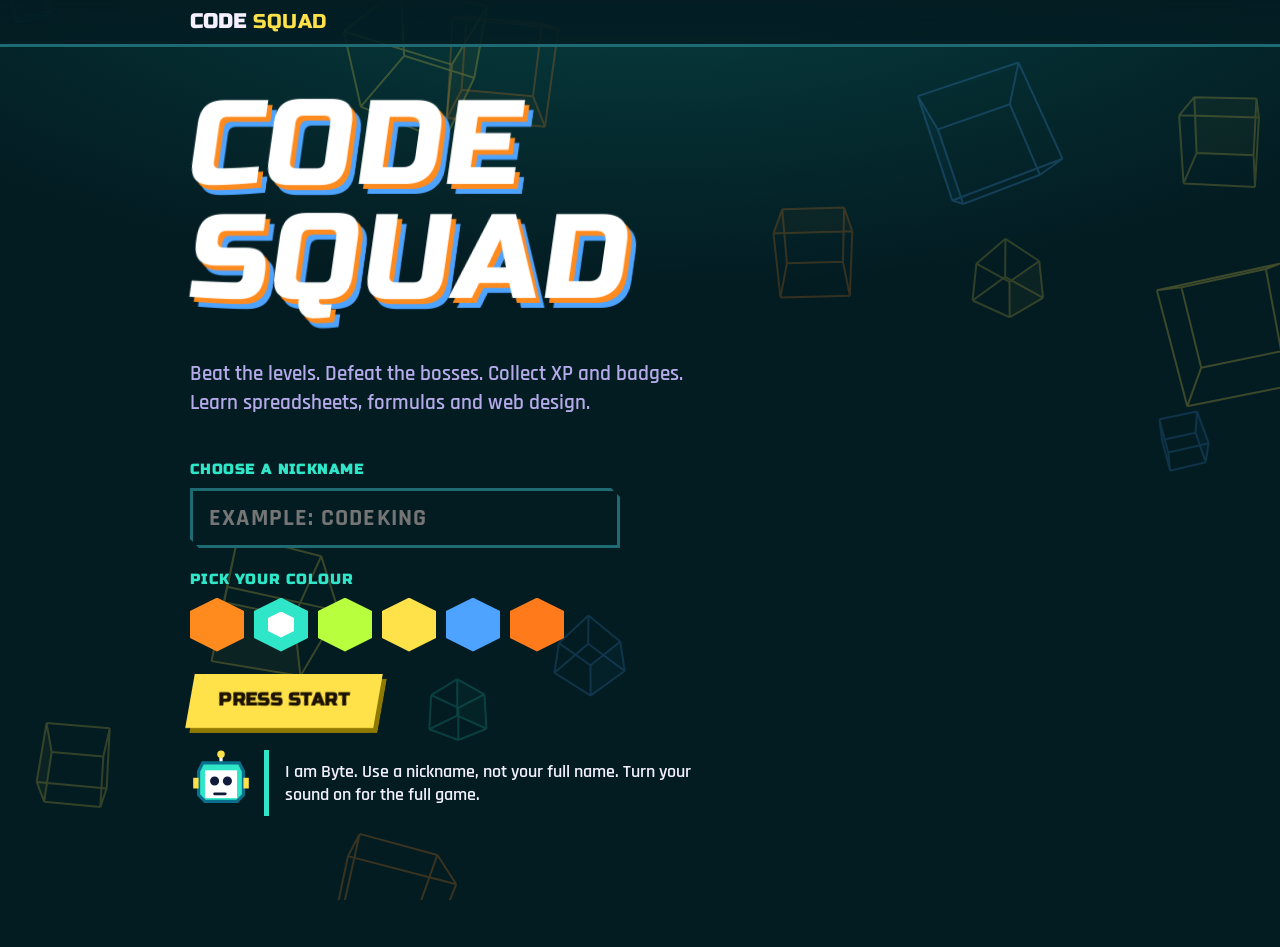
<file: sss2-artifact.html>
<title>Code Squad</title>
<meta name="claude:viewport-fit-sides" content="cover">
<link rel="preconnect" href="https://fonts.googleapis.com">
<link rel="stylesheet" href="https://fonts.googleapis.com/css2?family=Russo+One&family=Rajdhani:wght@500;600;700&display=swap">
<style>
/* Concept: arcade HUD. Dark neon world, chamfered panels and skewed buttons, binary rain behind, music and motion on every action. Deliberately one dark look. */
:root{
  --void:#031C22;--panel:#0A2E36;--panel2:#0F3F4A;--line:#1F6B74;--text:#F4F0FF;--muted:#B5AAEA;
  --cyan:#2FE6C8;--mag:#FF8A1E;--gold:#FFE14A;--lime:#B8FF3D;--red:#FF5A7A;--violet:#4DA3FF;--ink:#1B1200;
  --f-display:'Russo One','Arial Black',Impact,sans-serif;--f-body:'Rajdhani','Segoe UI',system-ui,sans-serif;
  --cut:polygon(0 0,calc(100% - 16px) 0,100% 16px,100% 100%,16px 100%,0 calc(100% - 16px));
  --cut-s:polygon(0 0,calc(100% - 9px) 0,100% 9px,100% 100%,9px 100%,0 calc(100% - 9px));
  color-scheme:dark;
}
*{box-sizing:border-box}
html{background:var(--void)}
body{margin:0;background:#150E3D;background:radial-gradient(120% 70% at 50% -10%,color-mix(in srgb,var(--world,#0E6B66) 50%,#031C22) 0%,var(--void) 60%) fixed;color:var(--text);font:600 18px/1.4 var(--f-body);padding-left:max(16px,env(safe-area-inset-left,0px));padding-right:max(16px,env(safe-area-inset-right,0px));padding-top:0;padding-bottom:90px;overflow-x:hidden}
body::before{content:"";position:fixed;top:0;right:0;left:0;height:env(safe-area-inset-top,0px);z-index:60;background:var(--void)}
#rain{position:fixed;top:0;right:0;bottom:0;left:0;width:100%;height:100%;z-index:0;pointer-events:none;opacity:.5}
.wrap{max-width:900px;margin:0 auto;position:relative;z-index:1}
h1,h2,h3,h4{font-family:var(--f-display);font-weight:400;line-height:1.05;margin:0;text-transform:uppercase;letter-spacing:.02em}
button{font:inherit;color:inherit;cursor:pointer;-webkit-tap-highlight-color:transparent}
button:focus-visible,input:focus-visible,a:focus-visible{outline:3px solid var(--gold);outline-offset:3px}
a{color:inherit}
.skew{display:inline-block;transform:skewX(-8deg)}
.eyebrow{font-size:13px;letter-spacing:.18em;text-transform:uppercase;font-weight:700;color:var(--cyan)}
.ic{width:1.2em;height:1.2em;flex:none;fill:none;stroke:currentColor;stroke-width:2;stroke-linecap:round;stroke-linejoin:round}

/* buttons: skewed slabs */
.btn{position:relative;display:inline-flex;align-items:center;justify-content:center;gap:8px;border:0;background:var(--gold);color:var(--ink);font-family:var(--f-display);text-transform:uppercase;font-size:18px;letter-spacing:.04em;padding:14px 28px;min-height:54px;text-decoration:none;transform:skewX(-10deg);box-shadow:5px 5px 0 #8E7A00;transition:transform .08s,box-shadow .08s}
.btn>*{transform:skewX(10deg)}
.btn:hover{filter:brightness(1.08)}
.btn:active{transform:skewX(-10deg) translate(4px,4px);box-shadow:1px 1px 0 #8E7A00}
.btn.cy{background:var(--cyan);box-shadow:5px 5px 0 #0A6F8C}
.btn.mg{background:var(--mag);color:#fff;box-shadow:5px 5px 0 #8F1450}
.btn.gh{background:transparent;color:var(--text);box-shadow:none;border:2px solid var(--line)}
.btn[disabled]{opacity:.4;pointer-events:none}

/* chamfered panels */
.panel{position:relative;background:linear-gradient(160deg,var(--panel2),var(--panel));clip-path:var(--cut);padding:18px 20px 18px 24px;min-width:0}
.panel::before{content:"";position:absolute;left:0;top:0;bottom:0;width:6px;background:var(--acc,var(--cyan))}
.panel.sm{clip-path:var(--cut-s);padding:12px 16px 12px 20px}

/* HUD */
.bar{position:sticky;top:env(safe-area-inset-top,0px);z-index:50;margin-left:calc(-1*max(16px,env(safe-area-inset-left,0px)));margin-right:calc(-1*max(16px,env(safe-area-inset-left,0px)));padding:8px max(16px,env(safe-area-inset-left,0px));background:linear-gradient(180deg,rgba(3,28,34,.96),rgba(3,28,34,.85));border-bottom:3px solid var(--line)}
.bar .wrap{display:flex;align-items:center;gap:12px}
.logo{font-family:var(--f-display);text-transform:uppercase;font-size:20px;letter-spacing:.03em;background:none;border:0;padding:0;color:var(--text);flex:none}
.logo b{color:var(--gold);font-weight:400}
.hud{display:flex;align-items:center;gap:10px;flex:1;min-width:0;justify-content:flex-end}
.chip{display:flex;align-items:center;gap:8px;min-width:0}
.av{flex:none;width:38px;height:38px;clip-path:polygon(50% 0,100% 25%,100% 75%,50% 100%,0 75%,0 25%);display:grid;place-items:center;font-family:var(--f-display);color:#fff;font-size:17px}
.xpbox{display:grid;gap:3px;min-width:0;flex:0 1 170px}
.xpbox .t{display:flex;justify-content:space-between;gap:8px;font-size:13px;font-weight:700;letter-spacing:.05em;text-transform:uppercase}
.xpbox .t span:first-child{overflow:hidden;text-overflow:ellipsis;white-space:nowrap}
.xpbar{height:12px;background:#031C22;transform:skewX(-20deg);border:2px solid var(--line);overflow:hidden}
.xpbar i{display:block;height:100%;background:linear-gradient(90deg,var(--gold),#FF9D00);transition:width .8s cubic-bezier(.2,.8,.2,1)}
.nv{display:flex;gap:6px}
.nv button{background:var(--panel);border:2px solid var(--line);transform:skewX(-10deg);padding:6px 10px;display:flex;align-items:center;gap:6px;font-family:var(--f-display);text-transform:uppercase;font-size:13px}
.nv button>*{transform:skewX(10deg)}
.nv button[aria-pressed="true"]{background:var(--cyan);border-color:var(--cyan);color:#001A22}
.nv button.off{opacity:.5}

/* reveal motion */
@keyframes up{from{opacity:0;transform:translateY(28px) skewY(2deg)}to{opacity:1;transform:none}}
@keyframes slideR{from{opacity:0;transform:translateX(14px)}to{opacity:1;transform:none}}
@keyframes slideL{from{opacity:0;transform:translateX(-14px)}to{opacity:1;transform:none}}
@keyframes slam{0%{opacity:0;transform:scale(3.2) skewX(-8deg);filter:blur(10px)}60%{opacity:1;transform:scale(.94) skewX(-8deg);filter:none}100%{opacity:1;transform:scale(1) skewX(-8deg)}}
@keyframes shake{10%,50%,90%{transform:translateX(-8px)}30%,70%{transform:translateX(8px)}}
@keyframes pulse{50%{transform:scale(1.07)}}
@keyframes glow{50%{box-shadow:0 0 0 8px rgba(255,225,74,.0),0 0 28px 4px rgba(255,225,74,.6)}}
@keyframes floatUp{to{opacity:0;transform:translateY(-70px) scale(1.4)}}
@keyframes sweep{from{transform:translateX(-120%) skewX(-20deg)}to{transform:translateX(220%) skewX(-20deg)}}
@keyframes dash{to{background-position:0 -40px}}
@keyframes flash{from{opacity:.75}to{opacity:0}}
@keyframes drop{0%{opacity:0;transform:translateY(-60px) rotate(-4deg) scale(.9)}70%{transform:translateY(6px) rotate(1deg)}100%{opacity:1;transform:none}}
.rv{animation:up .6s cubic-bezier(.2,.8,.2,1) both}
.pre{opacity:0;transform:translateY(28px)}
.shake{animation:shake .4s}
body.shk .wrap{animation:shake .35s}

/* welcome */
.start{min-height:calc(100vh - 90px);display:grid;align-content:center;gap:22px;padding-top:30px;padding-bottom:30px;justify-items:start}
.start h1{font-size:clamp(54px,13vw,120px);line-height:.95;color:#fff;text-shadow:5px 5px 0 var(--mag),10px 10px 0 var(--violet)}
.start h1 span{display:inline-block;opacity:0;animation:slam .55s cubic-bezier(.2,.8,.2,1) forwards}
.start .tag{max-width:46ch;font-size:21px;color:var(--muted)}
.press{font-family:var(--f-display);font-size:22px;letter-spacing:.2em;color:var(--gold);animation:pulse 1.1s infinite;text-transform:uppercase}
.field{display:grid;gap:8px;width:100%;max-width:430px}
.field label{font-family:var(--f-display);text-transform:uppercase;font-size:14px;letter-spacing:.1em;color:var(--cyan)}
input[type=text]{font:700 24px var(--f-body);color:var(--text);background:#031C22;border:3px solid var(--line);clip-path:var(--cut-s);padding:12px 16px;width:100%;text-transform:uppercase;letter-spacing:.05em}
.hexes{display:flex;gap:10px;flex-wrap:wrap}
.hexes button{width:54px;height:54px;border:0;padding:0;clip-path:polygon(50% 0,100% 25%,100% 75%,50% 100%,0 75%,0 25%);position:relative}
.hexes button[aria-pressed="true"]::after{content:"";position:absolute;top:14px;right:14px;bottom:14px;left:14px;background:#fff;clip-path:polygon(50% 0,100% 25%,100% 75%,50% 100%,0 75%,0 25%)}

/* map */
.hero{padding-top:26px;padding-bottom:8px;display:grid;gap:6px}
.hero h1{font-size:clamp(30px,7vw,50px)}
.hero p{margin:0;color:var(--muted);font-size:20px}
.path{display:grid;gap:0;padding-top:16px;padding-bottom:16px;position:relative}
.step{position:relative;display:grid;grid-template-columns:76px 1fr;gap:16px;align-items:center}
.step+.step{margin-top:26px}
.step+.step::before{content:"";position:absolute;left:37px;top:-26px;height:26px;width:4px;background:repeating-linear-gradient(180deg,var(--line) 0 8px,transparent 8px 14px);background-size:4px 40px;animation:dash 1.2s linear infinite}
.step.go+.step::before{background:repeating-linear-gradient(180deg,var(--gold) 0 8px,transparent 8px 14px)}
.hex{width:76px;height:84px;clip-path:polygon(50% 0,100% 25%,100% 75%,50% 100%,0 75%,0 25%);background:var(--line);display:grid;place-items:center;font-family:var(--f-display);font-size:34px;color:#fff;position:relative}
.step.cur .hex{background:var(--gold);color:var(--ink);animation:pulse 1.2s infinite}
.step.go .hex{background:var(--lime);color:#00331A}
.step.fin .hex{background:var(--violet)}
.node{display:block;width:100%;text-align:left;border:0;background:none;padding:0;min-width:0;color:inherit}
.node .panel{--acc:var(--line);transition:transform .12s}
.step.cur .panel{--acc:var(--gold)}.step.go .panel{--acc:var(--lime)}.step.fin .panel{--acc:var(--violet)}
.node:not([disabled]):hover .panel{transform:translateX(8px)}
.node[disabled]{cursor:not-allowed;opacity:.5}
.node h3{font-size:clamp(20px,4.6vw,28px)}
.node small{display:block;color:var(--muted);font-size:16px;font-weight:600;margin-top:2px}
.node .row2{display:flex;justify-content:space-between;align-items:center;gap:10px}
.stars{display:flex;gap:2px;flex:none}
.stars .ic{width:28px;height:28px;fill:#145A63;stroke:none}
.stars .on .ic{fill:var(--gold);filter:drop-shadow(0 0 6px rgba(255,225,74,.8))}
.sec-t{font-size:22px;padding-top:22px;color:var(--gold)}
.badges{display:flex;gap:10px;flex-wrap:wrap;padding-top:10px}
.bdg{display:flex;align-items:center;gap:8px;background:var(--panel);clip-path:var(--cut-s);padding:8px 16px 8px 12px;font-family:var(--f-display);font-size:14px;text-transform:uppercase}
.bdg .ic{width:24px;height:24px}
.bdg.off{opacity:.35;filter:grayscale(1)}.bdg.on{color:var(--gold)}.bdg.on .ic{filter:drop-shadow(0 0 6px var(--gold))}

/* level */
.lh{padding-top:26px;padding-bottom:8px;display:grid;gap:8px}
.lh h1{font-size:clamp(36px,9vw,72px);color:#fff;text-shadow:4px 4px 0 var(--mag)}
.stage{display:flex;gap:6px;position:sticky;top:calc(env(safe-area-inset-top,0px) + 62px);z-index:40;padding-top:10px;padding-bottom:10px;background:linear-gradient(180deg,var(--void) 70%,transparent)}
.stage a{flex:1;text-align:center;text-decoration:none;background:var(--panel);border:2px solid var(--line);transform:skewX(-12deg);padding:8px 4px;font-family:var(--f-display);text-transform:uppercase;font-size:14px}
.stage a>*{display:inline-block;transform:skewX(12deg)}
.stage a:hover{border-color:var(--gold)}
.quest{--acc:var(--gold)}
.quest b{font-family:var(--f-display);text-transform:uppercase;color:var(--gold);display:block;font-size:15px;letter-spacing:.1em}
.quest span{font-size:21px}
section{padding-top:22px;padding-bottom:6px;display:grid;gap:14px;scroll-margin-top:130px}
section>h2{font-size:30px;display:flex;align-items:baseline;gap:12px}
section>h2 small{font-family:var(--f-body);font-size:16px;color:var(--cyan);letter-spacing:.16em}
.cprog{font-weight:700;color:var(--muted);letter-spacing:.05em}
.cards{display:grid;grid-template-columns:repeat(auto-fit,minmax(min(100%,250px),1fr));gap:16px}
.flip{perspective:1000px;background:none;border:0;padding:0;text-align:left;color:inherit}
.flip .in{display:grid;width:100%;height:100%;transition:transform .6s cubic-bezier(.3,1.3,.5,1);transform-style:preserve-3d}
.flip[aria-pressed="true"] .in{transform:rotateY(180deg)}
.face{grid-area:1/1;min-height:270px;backface-visibility:hidden;-webkit-backface-visibility:hidden;clip-path:var(--cut);padding:18px 18px 18px 22px;display:flex;flex-direction:column;gap:8px}
.face.f{overflow:hidden;background:repeating-linear-gradient(135deg,#1C1450 0 14px,#241A66 14px 28px);justify-content:space-between;position:relative}
.face.f::after{content:"";position:absolute;top:0;left:0;height:100%;width:40%;background:linear-gradient(100deg,transparent,rgba(255,255,255,.14),transparent);animation:sweep 3.2s infinite;pointer-events:none}
.face.f .q{font-family:var(--f-display);font-size:72px;color:var(--cyan);line-height:1;text-shadow:0 0 22px rgba(47,230,200,.7)}
.face.f h3{font-size:22px}
.face.f .tap{font-size:14px;letter-spacing:.14em;color:var(--gold);text-transform:uppercase}
.face.b{background:linear-gradient(160deg,#1E5BFF,#6A2BE0);transform:rotateY(180deg);font-size:17.5px;line-height:1.3;overflow:hidden}
.face.b h4{font-size:20px;color:var(--gold)}
.face.b .ph{margin:-18px -18px 0 -22px;height:128px;flex:none;background:#031C22;display:grid;place-items:center;position:relative;overflow:hidden}
.face.b .ph img{position:absolute;top:0;right:0;bottom:0;left:0;width:100%;height:100%;object-fit:cover;object-position:top;display:block}
.face.b .ph .ic{width:56px;height:56px;color:var(--cyan)}
.face.b .like{background:rgba(3,28,34,.45);padding:8px 12px;font-weight:700;display:flex;gap:10px;align-items:center}
.lk{width:86px;height:86px;object-fit:cover;flex:none;clip-path:var(--cut-s)}
.face.b .like em{font-style:normal;color:var(--gold);font-family:var(--f-display);font-size:13px;letter-spacing:.1em;text-transform:uppercase;display:block}

.w{--acc:var(--cyan);position:relative;background:linear-gradient(160deg,var(--panel2),var(--panel));clip-path:var(--cut);padding:20px 22px 22px 26px;display:grid;gap:14px;min-width:0}
.w::before{content:"";position:absolute;left:0;top:0;bottom:0;width:6px;background:var(--acc)}
.w h3{font-size:26px}
.hint{margin:0;color:var(--muted)}
.row{display:flex;gap:12px;align-items:center;justify-content:space-between;flex-wrap:wrap}
.target{font-family:var(--f-display);text-transform:uppercase;font-size:clamp(24px,5.5vw,36px);text-align:center;padding:30px 16px;min-height:120px;display:grid;place-items:center;background:linear-gradient(180deg,#031C22,#150E3D);clip-path:var(--cut);overflow-wrap:anywhere;animation:drop .45s cubic-bezier(.2,1.2,.4,1) both;line-height:1.15}
.opts{display:grid;grid-template-columns:repeat(auto-fit,minmax(min(100%,240px),1fr));gap:12px}
.opt{position:relative;background:var(--panel);border:0;border-left:8px solid var(--c,var(--line));padding:14px 16px;text-align:left;font-family:var(--f-body);font-weight:700;font-size:19px;display:flex;gap:10px;align-items:center;min-height:60px;clip-path:var(--cut-s);transition:transform .1s,background .15s;animation:slideR .4s cubic-bezier(.2,.8,.2,1) both;animation-delay:calc(var(--i,0)*70ms)}
.opt:hover:not([disabled]){background:var(--panel2);transform:translateX(6px)}
.opt:active:not([disabled]){transform:scale(.97)}
.opt.ok{background:#2F6B12;border-left-color:var(--lime)}
.opt.no{background:#6A1730;border-left-color:var(--red);animation:shake .4s}
.opt .m{margin-left:auto;font-family:var(--f-display);font-size:22px}
.opt.ok .m{color:var(--lime)}.opt.no .m{color:var(--red)}
.cats{display:flex;flex-wrap:wrap;gap:12px}
.cats .opt{flex:1 1 160px;justify-content:center;text-align:center;font-family:var(--f-display);text-transform:uppercase;font-size:17px}
.qtext{font-family:var(--f-display);font-size:clamp(20px,4.4vw,28px);line-height:1.25;margin:0;text-transform:none;animation:slideL .45s cubic-bezier(.2,.8,.2,1) both}
.blank{display:inline-block;min-width:3.5em;border-bottom:4px solid var(--gold);text-align:center;margin-left:2px;margin-right:2px;color:var(--gold)}
.blank.f{color:var(--lime);border-color:var(--lime)}
.pips{display:flex;gap:6px}
.pips i{width:22px;height:10px;transform:skewX(-20deg);background:#145A63;display:block}
.pips i.ok{background:var(--lime)}.pips i.no{background:var(--red)}.pips i.cur{background:var(--gold);animation:pulse 1s infinite}
.hud2{display:flex;justify-content:space-between;align-items:center;gap:12px;flex-wrap:wrap}
.score{font-family:var(--f-display);font-size:clamp(20px,5vw,30px);color:var(--gold)}
.meter{height:12px;width:140px;background:#031C22;transform:skewX(-20deg);border:2px solid var(--line);overflow:hidden}
.meter i{display:block;height:100%;width:0;background:linear-gradient(90deg,var(--mag),var(--gold));transition:width .25s}
.combo{font-family:var(--f-display);text-transform:uppercase;color:var(--mag);font-size:20px;min-width:110px;display:flex;align-items:center;gap:6px}
.combo.on{animation:pulse .35s}
.timer{height:10px;background:#031C22;transform:skewX(-20deg);overflow:hidden}
.timer i{display:block;height:100%;width:100%;background:var(--violet)}
.byte{display:flex;gap:12px;align-items:flex-start;min-height:64px}
.byte svg{flex:none;width:62px;height:62px}
.bubble{position:relative;background:#031C22;padding:10px 16px;flex:1;min-width:0;border-left:5px solid var(--cyan);font-size:18px;line-height:1.3;animation:slideR .3s both}
.bubble.ok{border-color:var(--lime)}.bubble.no{border-color:var(--red)}
.result{display:grid;gap:14px;justify-items:start}
.big{font-family:var(--f-display);font-size:72px;line-height:1;color:#fff;text-shadow:4px 4px 0 var(--mag)}
.xpg{display:inline-block;background:var(--gold);color:var(--ink);font-family:var(--f-display);padding:4px 16px;transform:skewX(-10deg);animation:slam .5s both}
.miss{display:grid;gap:6px;width:100%}
.miss div{background:#3A1330;border-left:5px solid var(--red);padding:6px 12px;font-size:17px}

/* boss arena */
.arena{display:grid;grid-template-columns:1fr auto 1fr;gap:12px;align-items:center;background:linear-gradient(180deg,#031C22,#1A0F4A);clip-path:var(--cut);padding:14px 18px}
.fighter{display:grid;gap:6px;justify-items:center;min-width:0}
.fighter .nm{font-family:var(--f-display);font-size:14px;text-transform:uppercase;letter-spacing:.06em;text-align:center}
.vs{font-family:var(--f-display);font-size:34px;color:var(--mag);text-shadow:3px 3px 0 #4A0A28}
.hearts{display:flex;gap:4px}
.hearts svg{width:26px;height:26px}
.hp{display:flex;gap:4px;width:100%;max-width:200px}
.hp i{flex:1;height:14px;background:var(--red);transform:skewX(-20deg);transition:background .2s,transform .3s}
.hp i.lost{background:#2C1730;transform:skewX(-20deg) scaleY(.5)}
.bossw{width:92px;height:92px}
.hit{animation:shake .4s}
.flashfx{position:fixed;top:0;right:0;bottom:0;left:0;z-index:70;pointer-events:none;animation:flash .4s forwards}
.fl{position:fixed;z-index:80;pointer-events:none;font-family:var(--f-display);font-size:34px;color:var(--gold);text-shadow:3px 3px 0 #000;animation:floatUp .9s forwards}

/* overlays */
.ov{position:fixed;top:0;right:0;bottom:0;left:0;z-index:90;display:grid;place-items:center;overflow:hidden;background:rgba(3,28,34,.0)}
.ov .p1,.ov .p2{position:absolute;top:-10%;bottom:-10%;width:60%;transition:transform .45s cubic-bezier(.7,0,.2,1)}
.ov .p1{left:-10%;background:var(--mag);transform:translateX(-130%) skewX(-14deg)}
.ov .p2{right:-10%;background:var(--violet);transform:translateX(130%) skewX(-14deg)}
.ov.in .p1,.ov.in .p2{transform:translateX(0) skewX(-14deg)}
.ov .tx{position:relative;text-align:center;display:grid;gap:10px;padding:20px}
.ov .tx .a{font-family:var(--f-display);font-size:clamp(20px,5vw,30px);letter-spacing:.3em;color:var(--gold);opacity:0;animation:slideL .4s .3s forwards}
.ov .tx .b{font-family:var(--f-display);font-size:clamp(44px,13vw,120px);line-height:.95;color:#fff;text-shadow:5px 5px 0 #000;opacity:0;animation:slam .5s .45s both;text-transform:uppercase}
.ov .tx .c{font-size:22px;max-width:30ch;margin:0 auto;opacity:0;animation:up .5s .8s forwards}
.ov.out{opacity:0;transition:opacity .35s}
.ov.win .p1{background:var(--lime)}.ov.win .p2{background:var(--cyan)}.ov.win .tx .b{color:#fff}
.ov.lose .p1{background:var(--red)}.ov.lose .p2{background:#6A1730}

.stack{display:grid;gap:8px}
.layer{padding:14px 18px;font-family:var(--f-display);text-transform:uppercase;display:flex;justify-content:space-between;align-items:center;gap:10px;min-height:58px;border:3px dashed var(--line);color:var(--muted);clip-path:var(--cut-s);font-size:17px}
.layer small{font-family:var(--f-body);font-size:15px;text-transform:none;font-weight:600}
.layer.placed{border-style:solid;border-color:transparent;color:#fff;animation:drop .45s both}
.layer.l3{background:#7B4DFF}.layer.l2{background:#1E6BFF}.layer.l1{background:#0E9A55}.layer.l0{background:#E8590C}
.layer.act{outline:4px solid var(--gold);transform:scale(1.03);animation:glow 1s infinite}
.pool{display:flex;gap:10px;flex-wrap:wrap}.pool .opt{flex:1 1 200px}
.flowtext{background:#031C22;border-left:5px solid var(--gold);padding:14px 18px;min-height:78px}
.boot{background:#010E12;color:#9DF7C8;font-family:ui-monospace,Consolas,monospace;font-weight:700;font-size:15px;padding:14px 16px;min-height:150px;line-height:1.7;overflow-wrap:anywhere;border:2px solid var(--line)}
.boot .e{color:#FF7B8A}
.apps{display:grid;grid-template-columns:repeat(4,1fr);gap:10px}
.apps button{background:var(--panel);border:0;clip-path:var(--cut-s);padding:14px 4px;display:grid;gap:4px;justify-items:center;font-family:var(--f-display);font-size:13px;text-transform:uppercase}
.apps button .ic{width:34px;height:34px;color:var(--cyan)}
.apps button[disabled]{opacity:.3;cursor:not-allowed}
.apps button:not([disabled]){animation:drop .4s both}
.sw{display:inline-flex;gap:10px;align-items:center;font-family:var(--f-display);text-transform:uppercase;font-size:14px;background:var(--panel);border:2px solid var(--line);padding:8px 16px 8px 10px;transform:skewX(-10deg)}
.sw i{width:42px;height:22px;background:var(--red);position:relative;display:block}
.sw i::after{content:"";position:absolute;left:3px;top:3px;width:16px;height:16px;background:#fff;transition:left .2s}
.sw[aria-pressed="true"] i{background:var(--lime)}.sw[aria-pressed="true"] i::after{left:23px}
.files{display:grid;gap:8px}
.file{display:flex;align-items:center;gap:12px;background:#031C22;padding:10px 14px;font-weight:700}
.file .b2{flex:1;height:14px;background:#145A63;transform:skewX(-20deg);overflow:hidden}
.file .b2 i{display:block;height:100%;background:var(--cyan);transition:width .7s cubic-bezier(.3,1.2,.5,1)}
.file .mb{font-family:var(--f-display);min-width:78px;text-align:right}
.limit{display:flex;justify-content:space-between;font-family:var(--f-display);text-transform:uppercase;background:#031C22;padding:12px 16px;border-left:6px solid var(--line)}
.limit.okk{border-color:var(--lime);color:var(--lime)}.limit.bad{border-color:var(--red);color:var(--red)}

/* leaderboard */
.tally{display:grid;grid-template-columns:repeat(auto-fit,minmax(150px,1fr));gap:12px}
.tally div{background:var(--panel);clip-path:var(--cut-s);padding:10px 16px;font-weight:700;color:var(--muted);text-transform:uppercase;font-size:14px;letter-spacing:.06em}
.tally b{display:block;font-family:var(--f-display);font-size:34px;color:#fff;letter-spacing:0}
.board{display:grid;gap:10px;padding-top:16px}
.pl{display:grid;grid-template-columns:54px 40px 1fr auto auto;gap:12px;align-items:center;background:var(--panel);clip-path:var(--cut-s);padding:10px 16px 10px 12px;animation:slideR .5s cubic-bezier(.2,.8,.2,1) both;animation-delay:calc(var(--i,0)*70ms);min-width:0}
.pl .rk{font-family:var(--f-display);font-size:34px;text-align:center;color:var(--muted)}
.pl.r1{background:linear-gradient(90deg,#6B4B00,var(--panel));box-shadow:inset 6px 0 0 var(--gold)}.pl.r1 .rk{color:var(--gold);text-shadow:0 0 14px var(--gold)}
.pl.r2{box-shadow:inset 6px 0 0 #C8D0E6}.pl.r2 .rk{color:#C8D0E6}
.pl.r3{box-shadow:inset 6px 0 0 #E3A26B}.pl.r3 .rk{color:#E3A26B}
.pl.me{outline:3px solid var(--cyan);outline-offset:-3px}
.pl .nm{min-width:0;font-family:var(--f-display);text-transform:uppercase;overflow:hidden;text-overflow:ellipsis;white-space:nowrap;font-size:18px}
.pl .nm small{display:block;font-family:var(--f-body);font-size:14px;color:var(--muted);text-transform:none;font-weight:600}
.pl .xp{font-family:var(--f-display);color:var(--gold);font-size:20px}
.rm{background:none;border:2px solid var(--line);padding:2px 8px;font-size:12px;text-transform:uppercase}
.note{background:#031C22;border-left:5px solid var(--gold);padding:12px 16px;font-size:17px}
body.lite .face.f::after{display:none}
body.lite .bgboss svg,body.lite .brief .bz svg,body.lite .step.cur .hex{animation:none}
body.lite *{filter:none!important}
#errb{position:fixed;left:0;right:0;bottom:0;z-index:999;background:#FF5A7A;color:#fff;font:700 16px/1.3 Arial,sans-serif;padding:10px 14px}
[hidden]{display:none!important}
.stage a.on{background:var(--cyan);border-color:var(--cyan);color:#001A22}
.stnav{padding-top:12px}
.why{background:rgba(255,225,74,.12);border-left:5px solid var(--gold);padding:10px 14px;margin-top:12px;font-size:clamp(17px,3.4vw,20px);line-height:1.35}
.why em{display:block;font-family:var(--f-display);font-style:normal;color:var(--gold);font-size:13px;letter-spacing:.12em;text-transform:uppercase;margin-bottom:2px}
.why.ex{background:rgba(47,230,200,.1);border-left-color:var(--cyan)}
.why.ex em{color:var(--cyan)}
.why b{color:var(--gold)}
.kws{display:flex;gap:8px;flex-wrap:wrap;margin-top:12px}
.kw{background:#031C22;border:2px solid var(--line);padding:5px 12px;font-size:16px;color:var(--muted)}
.kw b{color:var(--cyan)}
.xinfo{background:#031C22;border-left:5px solid var(--cyan);padding:12px 16px;margin-top:8px;font-size:clamp(17px,3.4vw,20px);line-height:1.35;min-height:64px}
.xinfo b{color:var(--gold)}
.xbar{display:grid;gap:8px;margin-top:8px}
.xbar .r{display:flex;align-items:center;gap:10px;background:#031C22;padding:8px 12px}
.xbar .lab{flex:0 0 92px;font-family:var(--f-display);text-transform:uppercase;font-size:14px}
.xbar .bars{flex:1;display:grid;gap:3px;min-width:0}
.xbar .bars i{display:block;height:9px;background:var(--cyan)}
.xbar .bars i.m{background:var(--gold)}
.xbar .num{flex:0 0 76px;text-align:right;font-family:var(--f-display);color:var(--gold)}
.cmp{width:100%;border-collapse:collapse;font-size:clamp(15px,3vw,18px)}
.cmp th{font-family:var(--f-display);text-transform:uppercase;font-size:13px;letter-spacing:.08em;color:var(--cyan);text-align:left;padding:8px 10px;border-bottom:2px solid var(--line)}
.cmp td{padding:10px;border-bottom:1px solid var(--line);vertical-align:top}
.cmp td:first-child{font-family:var(--f-display);color:var(--gold);text-transform:uppercase}
.tease{font-family:var(--f-display);text-transform:uppercase;letter-spacing:.04em;color:var(--red,#FF5A7A);border-left:5px solid #FF5A7A;background:rgba(255,90,122,.1);padding:10px 14px;animation:pulse 1.4s infinite;font-size:clamp(15px,3.2vw,19px)}
.topo{position:relative}
.susp{position:absolute;top:0;right:0;bottom:0;left:0;display:grid;place-items:center;background:rgba(5,2,15,.82);font-family:var(--f-display);font-size:clamp(70px,20vw,130px);color:#FF5A7A;text-shadow:0 0 30px #FF5A7A;z-index:5;animation:pulse .7s infinite}
.susp small{display:block;font-size:16px;letter-spacing:.2em;text-align:center;color:#fff;text-shadow:none}
.goals{display:grid;gap:6px}
.gl{display:flex;gap:10px;align-items:center;background:#031C22;padding:8px 12px;border-left:5px solid var(--line);font-size:17px}
.gl .gk{flex:none;width:26px;height:26px;display:grid;place-items:center;background:var(--panel2);font-family:var(--f-display)}
.gl.ok{border-left-color:var(--lime)}.gl.ok .gk{background:var(--lime);color:#00331A}
.gl.cur{border-left-color:var(--gold)}
@keyframes flick{0%,100%{opacity:1}20%{opacity:.3}40%{opacity:.9}60%{opacity:.2}80%{opacity:.8}}
.flick{animation:flick .9s}
.pts2 li.enc{opacity:1;animation:none;padding-left:18px;min-height:30px;cursor:pointer}
.pts2 li.enc .red{display:block;height:20px;margin-top:6px;background:repeating-linear-gradient(90deg,#031C22 0 10px,#1B1450 10px 20px);border:1px solid var(--line)}
.pts2 li.enc .tx.scr{font-family:ui-monospace,Consolas,monospace;color:var(--cyan);letter-spacing:.03em;overflow-wrap:anywhere}
.pts2 li.enc.open{animation:unlock .5s ease-out both}
@keyframes unlock{0%{opacity:.3;transform:scale(1.05);text-shadow:0 0 18px #2FE6C8}100%{opacity:1;transform:none;text-shadow:none}}
.dec{display:flex;align-items:center;gap:16px;margin-top:14px;flex-wrap:wrap}
.btn.pulse{animation:pulse 1.2s infinite}
.lnk{background:none;border:0;color:var(--muted);text-decoration:underline;font:600 16px var(--f-body);padding:8px 4px}
.vill{display:flex;align-items:center;gap:12px;background:rgba(255,90,122,.1);border-left:5px solid #FF5A7A;padding:8px 14px;margin-top:10px;flex-wrap:wrap}
.vsv svg{width:54px;height:54px;display:block}
.vsv.hit{animation:shake .4s}
.vb{flex:1 1 220px;min-width:0;display:grid;gap:2px;font-size:clamp(16px,3.2vw,19px);line-height:1.3}
.vb b{font-family:var(--f-display);font-size:14px;letter-spacing:.1em;text-transform:uppercase}
.vpw{flex:0 0 140px;display:grid;gap:3px;font-family:var(--f-display);font-size:11px;letter-spacing:.1em;color:#FF5A7A}
.vpw i{display:block;height:10px;background:#2A0F2A;transform:skewX(-20deg);overflow:hidden}
.vpw b{display:block;height:100%;background:#FF5A7A;transition:width .6s}
.joke{background:rgba(184,255,61,.1);border-left:5px solid var(--lime);padding:8px 14px;font-size:clamp(16px,3.2vw,19px);animation:slideR .4s both}
.cmq{font-family:var(--f-display);font-size:clamp(24px,4.6vw,44px);line-height:1.2;text-transform:none}
.cmo{display:grid;grid-template-columns:repeat(auto-fit,minmax(min(100%,230px),1fr));gap:12px}
.cmo div{background:var(--panel);padding:16px 18px;font-family:var(--f-display);font-size:clamp(18px,3vw,28px);border-left:8px solid var(--c);text-transform:none;line-height:1.2}
.cmo div.right{background:#2F6B12;border-left-color:var(--lime)}
.cmo div.dim{opacity:.35}
.cmo b{color:var(--c);margin-right:10px}
.score-row{display:flex;gap:10px;flex-wrap:wrap}
.tm{flex:1 1 130px;background:var(--panel);border-top:6px solid var(--c);padding:8px 12px;font-family:var(--f-display);text-transform:uppercase}
.tm b{display:block;font-size:34px;color:#fff}
.tm.lead{outline:3px solid var(--gold)}
.bt{display:grid;grid-template-columns:repeat(auto-fit,minmax(min(100%,250px),1fr));gap:12px}
.bti{display:flex;align-items:center;gap:12px;background:var(--c);color:#031C22;border:0;border-bottom:6px solid rgba(0,0,0,.35);padding:14px 16px;font:700 clamp(17px,3vw,22px) var(--f-body);text-align:left;min-height:84px;clip-path:var(--cut-s)}
.bti svg{flex:none;fill:#031C22}
.bti:active{transform:translateY(3px)}
.bti.right{outline:5px solid #fff}
.bti.dim{opacity:.3}
.pod{display:flex;align-items:flex-end;justify-content:center;gap:10px;min-height:230px;padding-top:10px}
.pod>div{flex:1 1 0;max-width:180px;text-align:center;font-family:var(--f-display);text-transform:uppercase;display:grid;align-content:end;gap:4px}
.pod .st{display:grid;place-items:center;background:var(--panel2);color:#fff;font-size:34px;animation:up .8s both}
.pod .p1 .st{height:150px;background:linear-gradient(180deg,#FFE14A,#8E7A00);color:#1B1200}
.pod .p2 .st{height:105px;background:linear-gradient(180deg,#C8D0E6,#5C6584);color:#101B3B}
.pod .p3 .st{height:75px;background:linear-gradient(180deg,#E3A26B,#7A4A1E);color:#2B1500}
.pod .nm2{font-size:15px;overflow-wrap:anywhere}
.codebox{font:700 clamp(20px,5vw,34px) ui-monospace,Consolas,monospace;letter-spacing:.06em;background:#031C22;border:3px dashed var(--gold);padding:14px 18px;color:var(--gold);word-break:break-all;text-transform:none}
.why.easy{background:rgba(255,225,74,.16);border-left-color:var(--gold);margin-top:8px}
.chk{display:flex;gap:10px;align-items:center;font-size:19px;font-weight:700}
.chk input{width:24px;height:24px;accent-color:#2FE6C8}
.hero3d{position:relative;height:clamp(150px,30vw,240px);margin:10px 0 6px;border:3px solid var(--line);overflow:hidden;perspective:700px;background:#0B3B4A}
.hero3d svg{position:absolute;left:0;top:0;width:100%;height:100%;display:block}
.hero3d .ha{position:absolute;bottom:6%;width:clamp(48px,9vw,78px);transition:left 1.1s cubic-bezier(.3,1.2,.4,1);animation:walk .7s ease-in-out infinite alternate}
.hero3d .ha svg,.hero3d .hv svg{position:static;width:100%;height:auto}
.hero3d .hv{position:absolute;right:5%;bottom:8%;width:clamp(56px,11vw,96px);animation:bob 2.2s ease-in-out infinite alternate;filter:drop-shadow(0 6px 8px rgba(0,0,0,.5))}
@keyframes walk{from{transform:translateY(0)}to{transform:translateY(-6px)}}
@keyframes bob{from{transform:translateY(0) rotate(-3deg)}to{transform:translateY(-10px) rotate(3deg)}}
@keyframes drift{from{transform:translateX(-40px)}to{transform:translateX(70px)}}
.cloud{animation:drift 18s ease-in-out infinite alternate}
body.lite .cloud,body.lite .hero3d .ha,body.lite .hero3d .hv,body.lite .wav{animation:none}
#teach{perspective:1100px}
#teach .sl{animation:in3d .65s cubic-bezier(.2,.9,.3,1) both;transform-origin:50% 100%}
@keyframes in3d{from{opacity:0;transform:rotateX(-18deg) translateY(36px) scale(.96)}to{opacity:1;transform:none}}
body.lite #teach .sl{animation:none}
.world{position:relative;margin:12px 0;border:3px solid var(--line);overflow:hidden;aspect-ratio:900/520;background:#0B4A63}
.world>svg{position:absolute;left:0;top:0;width:100%;height:100%}
.wn{position:absolute;transform:translate(-50%,-6%);display:flex;flex-direction:column;align-items:center;gap:2px;background:rgba(3,28,34,.82);border:2px solid var(--line);color:#fff;padding:5px 9px;font-family:var(--f-body);cursor:pointer;max-width:150px;text-align:center}
.wn .nb{width:30px;height:30px;display:grid;place-items:center;background:var(--cyan);color:#031C22;font:800 17px var(--f-display);margin-top:-22px}
.wn .nb svg{width:18px;height:18px}
.wn .nt b{display:block;font-size:14px;line-height:1.1}
.wn .nt small{display:block;font-size:11px;color:var(--muted);line-height:1.2}
.wn.cur{border-color:var(--gold);box-shadow:0 0 16px rgba(255,225,74,.6)}
.wn.dn .nb{background:var(--lime)}
.wn:disabled{opacity:.55;cursor:not-allowed}
.wav{position:absolute;width:48px;transform:translate(-50%,0);animation:bob 1.8s ease-in-out infinite alternate;pointer-events:none}
.wav svg{width:100%;height:auto}
#dsc svg{display:block;width:100%;height:auto;max-height:360px}
.xlwin{border:3px solid #1D6F42;background:#fff;margin:10px 0;color:#111}
.xlt{background:#1D6F42;color:#fff;display:flex;align-items:center;gap:6px;padding:5px 10px;font:700 14px Arial,sans-serif}
.xlt b{margin-left:8px}
.xld{width:10px;height:10px;border-radius:50%;background:#B7E2C6;display:inline-block}
.xlr{display:flex;background:#F3F3F3;border-bottom:1px solid #D4D4D4;font:13px Arial,sans-serif;color:#333;overflow:hidden}
.xlr span{padding:5px 12px}
.xlr .on{background:#fff;border-bottom:3px solid #1D6F42;font-weight:700}
.xlf{display:flex;align-items:center;gap:8px;background:#fff;border-bottom:1px solid #D4D4D4;padding:5px 8px;font:14px Arial,sans-serif}
.xnb{min-width:46px;text-align:center;border:1px solid #BBB;padding:3px 6px;font-weight:700;background:#fff;color:#111}
.xfx{color:#1D6F42;font-style:italic;font-weight:700;padding:0 4px;border-left:1px solid #BBB}
.xfb{flex:1;font:14px ui-monospace,Consolas,monospace;color:#111;min-height:20px;overflow:hidden;text-overflow:ellipsis;white-space:nowrap}
.xlf input{flex:1;min-width:0;font:15px ui-monospace,Consolas,monospace;background:#fff;color:#111;border:1px solid #1D6F42;padding:6px 8px;text-transform:none}
.xlf .btn{padding:6px 14px;font-size:14px}
.xlg{overflow:auto;background:#fff}
.xlwin .scrollbox{border:0;max-height:300px}
.xlwin .sheet{margin:0;font:15px Arial,sans-serif;color:#111}
.xlwin .sheet th,.xlwin .sheet td{background:#fff;color:#111;border:1px solid #D4D4D4;padding:4px 10px;text-transform:none;letter-spacing:0;font-family:Arial,sans-serif;font-size:15px}
.xlwin .sheet thead th,.xlwin .sheet tbody th{background:#E6E6E6;color:#444;font-weight:400;text-align:center}
.xlwin .sheet td.xh{font-weight:700;background:#F7F7F7}
.xlwin .sheet tr.hl td,.xlwin .sheet tr.hl th,.xlwin .sheet td.hl{background:#DFF3E3;color:#111}
.xlwin .sheet tr.sel td{background:#DFF3E3;color:#111}
.xlwin .sheet tr.tot td,.xlwin .sheet tr.tot th{background:#F2F2F2}
.xlwin .sheet td.xsel{outline:3px solid #1D6F42;outline-offset:-2px}
.xlwin .sheet td{cursor:cell}
.xlwin .sheet .fx{color:#1D6F42}
.xlwin .sheet .pvp.on{background:#FFE9A8!important;outline:3px solid #1D6F42}
.ghost{font:700 clamp(16px,3.4vw,22px) ui-monospace,Consolas,monospace;color:#B8FF3D;border:3px dashed var(--line);padding:12px 14px;background:#010E12;margin-top:10px;overflow-wrap:anywhere;text-transform:none}
.keys{display:flex;flex-wrap:wrap;gap:6px;margin-top:8px}
.keys .key{width:44px;height:44px;font:800 20px ui-monospace,Consolas,monospace}
.cnew{background:rgba(255,225,74,.28);color:#FFE14A;display:inline-block;min-width:100%}
.pt{display:flex;gap:12px;align-items:baseline;margin:6px 0;flex-wrap:wrap}
.pt code{font:700 16px ui-monospace,Consolas,monospace;padding:3px 8px;background:#010E12;border:2px solid var(--line);text-transform:none}
.r-open{color:#2FE6C8}.r-close{color:#FF8A1E}.r-content{color:#FFE14A}.r-attr{color:#4DA3FF}.r-sel{color:#2FE6C8}.r-prop{color:#B8FF3D}.r-val{color:#FFE14A}
.cc{overflow:auto;max-height:260px}
.ghost.hid{color:#9ED9D2;border-style:dotted;font-size:clamp(15px,3vw,18px)}
.sl>*,.twocol>*,.w>*,.ctrls>*{min-width:0}
.w,#teach{max-width:100%}
.xlwin{max-width:100%;overflow:hidden}
.xlg,.scrollbox{max-width:100%;overflow-x:auto}
.ctrls label{max-width:100%}
.hud2{flex-wrap:wrap}
.pips{max-width:100%;flex-wrap:nowrap}
.pips i{flex:1 1 0;min-width:6px;width:auto}
.sheet{border-collapse:collapse;width:100%;font-family:var(--f-body);font-size:clamp(15px,2.6vw,18px)}
.sheet th,.sheet td{border:1px solid var(--line);padding:6px 10px;text-align:left;background:#031C22;color:var(--text)}
.sheet th{background:var(--panel2);color:var(--muted);font-family:var(--f-display);font-size:12px;text-transform:uppercase;letter-spacing:.06em}
.sheet td.num{text-align:right;font-variant-numeric:tabular-nums}
.sheet .fx{color:var(--gold);font-family:ui-monospace,Consolas,monospace}
.sheet tr.sel td,.sheet tr.sel th{background:#2F6B12}
.sheet tr.hl td,.sheet tr.hl th,.sheet td.hl{background:#5A4A00;color:#fff}
.sheet tr.tot td,.sheet tr.tot th{background:#0A2E36}
.scrollbox{max-height:270px;overflow:auto;border:2px solid var(--line)}
.ctrls{display:flex;gap:12px;flex-wrap:wrap;align-items:flex-end}
.ctrls label{display:grid;gap:4px;font-size:12px;letter-spacing:.08em;text-transform:uppercase;color:var(--cyan);font-family:var(--f-display)}
select,.ctrls input[type=number],.ctrls input[type=text]{font:700 18px var(--f-body);color:var(--text);background:#031C22;border:3px solid var(--line);padding:8px 10px;min-width:110px;max-width:100%;text-transform:none}
.code{background:#010E12;color:#9DF7C8;font-family:ui-monospace,Consolas,monospace;font-size:clamp(14px,2.6vw,17px);padding:12px 14px;border:2px solid var(--line);white-space:pre-wrap;overflow-wrap:anywhere;line-height:1.5;margin:8px 0;text-align:left;text-transform:none}
button.cl{display:block;width:100%;text-align:left;background:none;border:0;color:#9DF7C8;font:inherit;padding:3px 6px;cursor:pointer;white-space:pre-wrap}
button.cl.on{background:rgba(255,225,74,.25);color:var(--gold)}
.bmock{border:3px solid var(--line);background:#fff;color:#000}
.btab{background:#DDE3F5;color:#101B3B;font:700 14px Arial,sans-serif;padding:6px 12px;border-bottom:1px solid #aab;text-transform:none}
.pfr{display:block;width:100%;height:240px;border:0;background:#fff}
.pq{position:relative;display:grid;gap:10px}
.twocol{display:grid;grid-template-columns:1fr 1fr;gap:12px}
@media (max-width:760px){.twocol{grid-template-columns:1fr}}
.pvp{cursor:pointer}
.pvp.on{outline:3px solid var(--gold);background:#5A4A00!important}
.stp{width:34px;height:34px;background:var(--panel2);border:2px solid var(--line);color:#fff;font:700 20px var(--f-body);line-height:1;padding:0}
textarea{text-transform:none}
#fx{position:fixed;top:0;right:0;bottom:0;left:0;width:100%;height:100%;pointer-events:none;z-index:85}
.target img{max-height:240px;width:auto;max-width:100%;object-fit:contain;display:block}
.target.pic{padding:10px}
.ask{font-family:var(--f-display);font-size:clamp(20px,4.6vw,28px);text-transform:none;background:var(--gold);color:var(--ink);padding:12px 18px;clip-path:var(--cut-s);animation:slam .45s both}
.shot{position:relative;line-height:0;max-width:640px;width:100%;margin:0 auto;border:3px solid var(--line);cursor:crosshair;overflow:hidden;touch-action:manipulation}
.shot img{width:100%;height:auto;display:block;user-select:none;-webkit-user-drag:none}
.rip{position:absolute;width:26px;height:26px;margin:-13px 0 0 -13px;border:3px solid var(--red);border-radius:50%;pointer-events:none;animation:floatUp .7s forwards}
.tgt{position:absolute;border:4px solid var(--lime);box-shadow:0 0 0 3px #000,0 0 26px 6px rgba(184,255,61,.8);pointer-events:none;animation:pulse .8s 3}
.tgt.hint{border-color:var(--gold);box-shadow:0 0 0 3px #000,0 0 26px 6px rgba(255,225,74,.8)}
.brief{background:#031C22;position:fixed;top:0;right:0;bottom:0;left:0;z-index:95;background:radial-gradient(90% 60% at 50% 100%,color-mix(in srgb,var(--world,#0E6B66) 70%,#000) 0%,rgba(7,4,20,.97) 70%);display:grid;align-items:end;padding:20px max(16px,env(safe-area-inset-left,0px)) calc(24px + env(safe-area-inset-bottom,0px));animation:flash 0s;cursor:pointer}
.brief .bx{max-width:860px;margin:0 auto;width:100%;display:grid;grid-template-columns:auto 1fr;gap:18px;align-items:end;animation:up .5s both}
.bgboss{position:absolute;top:0;right:0;bottom:40%;left:0;display:grid;place-items:center;opacity:.28;pointer-events:none}
.bgboss svg{width:min(60vw,420px);height:auto;animation:bob 3s ease-in-out infinite}
.brief .bz svg{width:clamp(90px,22vw,170px);height:auto;animation:bob 2s ease-in-out infinite;filter:drop-shadow(0 0 24px rgba(47,230,200,.6))}
@keyframes bob{50%{transform:translateY(-10px)}}
.brief .bt{background:#031C22;border-left:6px solid var(--cyan);padding:16px 20px;clip-path:var(--cut);min-height:150px;display:grid;gap:8px;align-content:start}
.brief .who{font-family:var(--f-display);font-size:14px;letter-spacing:.14em;color:var(--cyan);text-transform:uppercase}
.brief p{margin:0;font-size:clamp(20px,4.4vw,28px);line-height:1.3}
.brief .go{justify-self:end;font-family:var(--f-display);color:var(--gold);font-size:14px;letter-spacing:.14em;text-transform:uppercase;animation:pulse 1s infinite}
.can{margin:6px 0 0;padding-left:20px;display:grid;gap:4px;font-size:20px}
.sl{display:grid;grid-template-columns:1.15fr 1fr;gap:20px;align-items:start}
.sl.one{grid-template-columns:1fr}
@media (max-width:700px){.sl{grid-template-columns:1fr}}
.pts2{list-style:none;margin:10px 0 0;padding:0;display:grid;gap:10px;font-size:clamp(19px,3.8vw,23px);line-height:1.35}
.pts2 li{padding-left:18px;position:relative;opacity:0;animation:slideL .5s cubic-bezier(.2,.8,.2,1) forwards}
.pts2 li::before{content:"";position:absolute;left:0;top:.5em;width:8px;height:8px;background:var(--gold);transform:rotate(45deg)}
.pts2 b{color:var(--gold)}
.slp{margin:0;position:relative;background:#031C22;clip-path:var(--cut-s);animation:drop .5s .2s both}
.slp img{width:100%;max-height:300px;object-fit:contain;display:block;background:#000}
.slp .lk2{position:absolute;right:8px;bottom:44px;width:34%;max-height:none;border:3px solid var(--gold);object-fit:cover;height:34%;aspect-ratio:1;background:#000}
.slp figcaption{padding:8px 14px;font-size:16px;color:var(--muted)}
.qc{display:grid;gap:10px;background:#031C22;padding:14px 16px;border-left:6px solid var(--gold)}
.tick{display:flex;gap:14px;align-items:flex-start;text-align:left;width:100%;background:var(--panel);border:0;border-left:6px solid var(--line);clip-path:var(--cut-s);padding:14px 16px;font-size:19px;font-weight:600}
.tick .bx2{flex:none;width:28px;height:28px;border:3px solid var(--line);background:#031C22;display:grid;place-items:center;transform:rotate(45deg) scale(.8)}
.tick[aria-pressed="true"]{border-left-color:var(--lime)}
.tick[aria-pressed="true"] .bx2{background:var(--lime);border-color:var(--lime)}
textarea{width:100%;min-height:96px;font:600 19px/1.4 var(--f-body);color:var(--text);background:#031C22;border:3px solid var(--line);padding:12px 14px;resize:vertical}
.brief .skip{position:absolute;top:calc(14px + env(safe-area-inset-top,0px));right:16px;background:none;border:2px solid var(--line);color:var(--muted);font-family:var(--f-display);text-transform:uppercase;font-size:13px;padding:6px 14px}
@media (max-width:700px){.xpbox{display:none}.logo{display:none}#nfs{display:none}.nv button{padding:6px 9px}.hud{justify-content:space-between}.nv button .lab{display:none}.arena{grid-template-columns:1fr 1fr}.vs{display:none}.pl{grid-template-columns:40px 34px 1fr auto}.pl .rm{grid-column:1/-1}}
@media (prefers-reduced-motion:reduce){*{animation-duration:.01s!important;animation-delay:0s!important;transition:none!important}}
</style>

<script>(function(){try{var d=document.createElement('div');d.style.cssText='display:flex;flex-direction:column;gap:1px';var x=document.createElement('div'),y=document.createElement('div');x.style.height='1px';y.style.height='1px';d.appendChild(x);d.appendChild(y);document.body.appendChild(d);var ok=d.scrollHeight===3;document.body.removeChild(d);if(!ok)document.documentElement.className+=' no-flexgap'}catch(e){}})();</script>
<script>window.addEventListener('error',function(e){var d=document.getElementById('errb');if(!d){d=document.createElement('div');d.id='errb';document.body.appendChild(d)}d.textContent='Problem: '+(e.message||'unknown')+(e.lineno?' (line '+e.lineno+')':'')+'. Please screenshot this for your teacher.'});</script>
<canvas id="rain" aria-hidden="true"></canvas>
<div class="bar"><div class="wrap">
  <button class="logo" id="logo" type="button">Code <b>Squad</b></button>
  <div class="hud" id="hud"></div>
</div></div>
<main class="wrap" id="app"></main>
<canvas id="fx" aria-hidden="true"></canvas>

<script>
const MCQ=[
 [{q:'A pivot table is mainly used to _____.',o:['summarise and reorganise large amounts of data','delete spreadsheet data permanently','design a website','record macros']},
  {q:'In a pivot table, the numerical data that is totalled or averaged is placed in the _____ area.',o:['values','rows','columns','filters']},
  {q:'Which pivot table element is used to narrow the data to a specific condition, such as one term only?',o:['Filters','Rows','Columns','Values']},
  {q:'A school would most likely use a pivot table to _____.',o:['quickly find average scores per class per subject','design an examination timetable poster','record a macro','create a mail-merge letter']},
  {q:'Creating a pivot table changes _____.',o:['how the data is summarised, without altering the original data','the original data permanently','the spreadsheet software installed','the computer\'s operating system']}],
 [{q:'The IF function in a spreadsheet is mainly used to _____.',o:['test a condition and return one of two results','sum a range of numbers only','sort data alphabetically only','design a chart']},
  {q:'A function that searches for a value in one column and returns a matching value from another column is called a _____ function.',o:['lookup','logical only','rounding','text']},
  {q:'The formula IF(score>=50,"Pass","Fail") will display \'Pass\' when the score is _____.',o:['50 or more','below 50 only','exactly 0','any negative number']},
  {q:'SUMIF is mainly used to _____.',o:['total values that meet a given condition','count all cells regardless of condition','delete unwanted rows','create a pivot table automatically']},
  {q:'Advanced formulas are especially useful for tasks such as _____.',o:['automatically grading a set of student scores','printing a document','installing new software','connecting to a network']}],
 [{q:'A financial model is best described as a spreadsheet that _____.',o:['represents how money will be earned, spent and managed','only stores pictures','designs a website layout','records macros only']},
  {q:'In a simple financial model, money expected to be received is called _____.',o:['income','expenses','balance','a formula']},
  {q:'In a simple financial model, money expected to be spent is called _____.',o:['expenses','income','balance','a macro']},
  {q:'The balance in a simple financial model is calculated as _____.',o:['total income minus total expenses','total expenses minus total income only','income multiplied by expenses','income divided by two']},
  {q:'A small business would most likely use a financial model to _____.',o:['plan its monthly income and expenses','design its logo','install new software','connect to the internet']}],
 [{q:'Scenario analysis in a spreadsheet is best described as _____.',o:['changing input values to see how results are affected','deleting a spreadsheet permanently','printing a spreadsheet','designing a website page']},
  {q:'Scenario analysis is also commonly known as _____.',o:['what-if analysis','mail merge','a macro','a pivot table']},
  {q:'A business could use scenario analysis to check how its profit would be affected by _____.',o:['a change in the price of goods','a change in the school\'s uniform colour','a change in the weather only','a change in font style only']},
  {q:'When an input figure in a well-built spreadsheet model is changed, the related results usually _____.',o:['update automatically because of the formulas used','stay exactly the same','disappear completely','must be retyped manually every time']},
  {q:'Scenario analysis is a valuable planning tool mainly because it helps a person to _____.',o:['prepare for different possible future situations','avoid using spreadsheets','delete unwanted data quickly','design better fonts']}],
 [{q:'HTML is best described as _____.',o:['the standard language used to structure web-page content','a type of spreadsheet software','an operating system','an antivirus program']},
  {q:'The tag that contains the actual visible content of a web page is _____.',o:['<body>','<head>','<title>','<!DOCTYPE html>']},
  {q:'The tag used to set the text shown on a browser\'s tab is _____.',o:['<title>','<body>','<h1>','<p>']},
  {q:'Which of these tags is used for a paragraph of text?',o:['<p>','<html>','<head>','<title>']},
  {q:'Most HTML tags are written in pairs consisting of _____.',o:['an opening tag and a closing tag','two opening tags only','two closing tags only','one tag that never closes']}],
 [{q:'CSS is mainly used to _____.',o:['control how an HTML page looks','store website visitor data','create a spreadsheet','connect a computer to a network']},
  {q:'CSS written directly inside an HTML tag using the style attribute is called _____.',o:['inline CSS','internal CSS','external CSS','a lookup formula']},
  {q:'CSS written inside a <style> tag in the <head> section is called _____.',o:['internal CSS','inline CSS','external CSS','a macro']},
  {q:'CSS written in a separate .css file and linked to an HTML page is called _____.',o:['external CSS','inline CSS','internal CSS','a wireframe']},
  {q:'A basic CSS rule mainly consists of a selector and _____.',o:['one or more property-value pairs','a data source only','a pivot table only','a merge field only']}]
];
const HW=[
 {obj:['Define a pivot table and explain its purpose.','Identify rows, columns, values and filters.'],th:['Explain, in your own words, what a pivot table is and why it is useful.','State and explain the four main elements of a pivot table.','Describe a situation in your school where a pivot table could help summarise information quickly.'],asg:'List the four main elements of a pivot table and, for each one, give an example of what could be placed there using a school result sheet as your data.',prj:'Collect a small set of sample data (for example, the scores of five classmates in three subjects) and sketch, on paper, how a pivot table summarising this data by subject would look.'},
 {obj:['Explain the purpose of logical and lookup functions.','State the syntax of the IF function and a lookup function.'],th:['Explain the purpose of the IF function, giving a simple example.','Explain what a lookup function does, giving one practical use.','Describe how SUMIF could be used to find the total score of only the students who scored above 50 in a class list.'],asg:'Write out an IF formula that would display \'Promoted\' for a student with an average score of 50 or above, and \'Not Promoted\' for a student below 50.',prj:'Using a small sample list of at least six students\' scores, apply the IF function to grade each student as Pass or Fail, and print or save the completed spreadsheet.'},
 {obj:['Define a financial model and explain its purpose.','Identify income, expenses and balance.'],th:['Explain, in your own words, what a financial model is and why it is useful.','State and explain the three basic components of a simple financial model.','Describe how you could use a simple financial model to plan your own monthly pocket money.'],asg:'List five likely items of income and five likely items of expenses for a typical Nigerian student\'s monthly budget.',prj:'Build a simple one-month personal budget spreadsheet using your own realistic figures, showing your total income, total expenses and balance.'},
 {obj:['Explain the meaning and purpose of scenario analysis.','State two situations where it is useful.'],th:['Explain the meaning and purpose of scenario (what-if) analysis in a spreadsheet.','Describe one real-life situation, apart from a personal budget, where scenario analysis could be useful.','Using your budget model, explain what would likely happen to your balance if one major expense doubled.'],asg:'Using your personal budget spreadsheet, test and write down what happens to your balance under two different what-if situations: an increase in income, and an increase in one expense.',prj:'Prepare a short written report comparing three what-if scenarios for your personal budget (normal, reduced income, increased expenses), stating the resulting balance in each case.'},
 {obj:['Define HTML and explain its role.','Identify the html, head, title and body tags.'],th:['Explain, in your own words, what HTML is and why it is used.','State the purpose of the <head> tag and the <body> tag in an HTML document.','Write the basic HTML tags needed to create a page with the title \'My First Page\' and one heading that says \'Welcome\'.'],asg:'Write out, on paper, the complete basic structure of an HTML document, including the DOCTYPE, html, head, title and body tags.',prj:'Using a text editor, create and save a simple HTML page about yourself, including a main heading with your name and at least two paragraphs of information.'},
 {obj:['Define CSS and explain its purpose.','State the three ways CSS can be applied: inline, internal and external.'],th:['Explain, in your own words, what CSS is and why it is used alongside HTML.','State and briefly explain the three ways CSS can be applied to an HTML page.','Write a simple internal CSS rule that would make all paragraph text appear in blue.'],asg:'Write out the CSS code needed to change the colour of all <h1> headings on a page to red and the font size to 24 pixels.',prj:'Add basic CSS styling to the \'about yourself\' HTML page you created in Period 1, changing at least the colour and font size of your heading and paragraphs.'}
];
const ANS=[[0,0,0,0,0],[0,0,0,0,0],[0,0,0,0,0],[0,0,0,0,0],[0,0,0,0,0],[0,0,0,0,0]];
const WHY=[
 ['A pivot table summarises and reorganises a large table of data into a small, easy table.','The numbers that are totalled or averaged go in the values area.','A filter narrows the data to one condition, for example only Term 1.','A pivot table quickly gives the average of each class in each subject, with no hand calculation.','A pivot table only summarises the data. The original data is not changed.'],
 ['IF tests a condition and gives one result if it is true and another if it is false.','A lookup function searches one column and returns a matching value from another column.','Fifty or more makes the test true, so the formula shows Pass.','SUMIF adds up only the values that meet a condition.','Advanced formulas can grade a whole list of scores automatically.'],
 ['A financial model is a spreadsheet that shows how money will be earned, spent and managed.','Income is the money you expect to receive.','Expenses are the money you expect to spend.','Balance = total income minus total expenses.','A small business can plan its monthly income and expenses with a financial model.'],
 ['Scenario analysis means changing an input to see how the results change.','Scenario analysis is also called what-if analysis.','A business can see how its profit changes if the price of goods changes.','When you change an input, the formulas recalculate and the results update by themselves.','It helps you prepare for different possible situations.'],
 ['HTML is the standard language used to structure the content of web pages.','The body tag holds everything you can see on the page.','The title tag sets the text shown on the browser tab.','The p tag is used for a paragraph of text.','Most tags come in pairs: an opening tag and a closing tag with a slash.'],
 ['CSS controls how an HTML page looks: colours, fonts, spacing and layout.','Inline CSS is written inside one tag with the style attribute.','Internal CSS is written inside a style tag in the head.','External CSS is written in a separate .css file and linked to the page.','A CSS rule has a selector and one or more property-value pairs.']
];
const LEVELS=[
 {id:1,name:'Pivot Peak',case:'Case file 01: The Mountain of Marks',wp:'SSS 2 · Week 3 · Period 1',topic:'Pivot Tables',badge:'Pivot Pro',boss:['Data Dragon','#FF8A1E'],
  mission:'Climb the mountain of marks and learn to summarise it with a pivot table.',
  cards:[
   {t:'Pivot table',ic:'list',d:'A pivot table summarises a big table of data into a small, easy table. The original data does not change.',like:'The principal\'s one-page summary of a huge result sheet.'},
   {t:'Rows',ic:'list',d:'The groups listed down the side of the table, for example class names or student names.',like:'Rows of desks in a classroom.'},
   {t:'Columns',ic:'list',d:'The groups listed across the top of the table, for example subjects or terms.',like:'The subjects across the top of a timetable.'},
   {t:'Values',ic:'calc',d:'The numbers being summarised, usually totalled or averaged. Scores are a good example.',like:'The marks that get added up on a result sheet.'},
   {t:'Filters',ic:'shield',d:'A filter shows only the data that meets a condition, for example only Term 1 results.',like:'A sieve that lets only the right data through.'}]},
 {id:2,name:'Formula Fortress',case:'Case file 02: The Phantom Grader',wp:'SSS 2 · Week 3 · Period 2',topic:'Advanced Formulas',badge:'Formula Wizard',boss:['Formula Phantom','#4DA3FF'],
  mission:'Storm the fortress with IF, lookup and SUMIF formulas that think for themselves.',
  cards:[
   {t:'IF function',ic:'code',d:'IF tests a condition. It gives one result if the test is true and another if it is false. Example: =IF(B2>=50,"Pass","Fail")',like:'A gateman: "If you have your ID, enter. If not, wait outside."'},
   {t:'Lookup (VLOOKUP)',ic:'list',d:'A lookup function searches for a value in one column of a table and returns a matching value from another column in the same row.',like:'Finding a name in a phone book and reading the number next to it.'},
   {t:'SUMIF',ic:'calc',d:'SUMIF adds up only the values that meet a condition, for example the total of scores that are 50 or more.',like:'Adding only the money from sales over ₦500.'},
   {t:'COUNTIF',ic:'calc',d:'COUNTIF counts only the cells that meet a condition, for example how many students scored below 50.',like:'Counting only the students wearing a red cap.'}]},
 {id:3,name:'Budget Bay',case:'Case file 03: The Empty Wallet',wp:'SSS 2 · Week 4 · Period 1',topic:'Basic Financial Modelling',badge:'Budget Boss',boss:['Debt Demon','#FF5A7A'],
  mission:'Build a budget model and keep the Debt Demon away from your pocket money.',
  cards:[
   {t:'Financial model',ic:'calc',d:'A financial model is a spreadsheet that shows in numbers how money will be earned, spent and managed. It helps you plan ahead.',like:'A plan for your pocket money, written as numbers.'},
   {t:'Income',ic:'star',d:'Income is the money you expect to receive, such as pocket money, allowance, sales or salary.',like:'Water flowing into a tank.'},
   {t:'Expenses',ic:'shield',d:'Expenses are the money you expect to spend, such as transport, feeding, data and school materials.',like:'Water flowing out of the tank.'},
   {t:'Balance',ic:'gear',d:'Balance = total income minus total expenses. A positive balance is a surplus. A negative balance is a deficit.',like:'How much water is left in the tank.'}]},
 {id:4,name:'What-If Woods',case:'Case file 04: The Whispering Wizard',wp:'SSS 2 · Week 4 · Period 2',topic:'Scenario Analysis Tools',badge:'What-If Winner',boss:['What-If Wizard','#FFE14A'],
  mission:'Change one number and watch everything react. Learn to plan for different futures.',
  cards:[
   {t:'Scenario analysis',ic:'map',d:'Scenario analysis (also called what-if analysis) means changing input values to see how the results change.',like:'Asking "What if the fuel price goes up?" before planning a trip.'},
   {t:'Input value',ic:'tool',d:'An input is a figure you can change, such as income, price or number of students.',like:'The dial you turn.'},
   {t:'Automatic update',ic:'gear',d:'When you change an input, the formulas recalculate and the results update by themselves.',like:'A calculator that fixes the answer the moment you change a number.'},
   {t:'Where it helps',ic:'star',d:'It helps plan a budget, check business profit when prices change, or estimate a school\'s running cost when students increase.',like:'A weather forecast for your money.'}]},
 {id:5,name:'Tag Tower',case:'Case file 05: The Secret Code',wp:'SSS 2 · Week 8 · Period 1',topic:'Basic HTML Structure',badge:'Tag Master',boss:['Tag Trickster','#2FE6C8'],
  mission:'Climb the tower of tags and learn the secret code behind every web page.',
  cards:[
   {t:'HTML',ic:'code',d:'HTML (HyperText Markup Language) is the standard language for the structure and content of web pages. It uses tags.',like:'The skeleton of a web page.'},
   {t:'Tags in pairs',ic:'code',d:'Most tags come in pairs: an opening tag like <p> and a closing tag like </p>. The content goes between them.',like:'Brackets that open and close a sentence.'},
   {t:'html, head, title, body',ic:'doc',d:'html holds the whole page. head holds page information. title sets the browser tab text. body holds everything you can see.',like:'A house: the whole house, the foundation, the name on the gate, and the rooms.'},
   {t:'Headings and paragraphs',ic:'doc',d:'h1 to h6 make headings of different sizes (h1 is the biggest). p makes a paragraph.',like:'Chapter titles and normal text in a book.'}]},
 {id:6,name:'Style Studio',case:'Case file 06: The Style Thief',wp:'SSS 2 · Week 8 · Period 2',topic:'Basic CSS Styling',badge:'Style Star',boss:['Style Stealer','#B8FF3D'],
  mission:'Take back the colours. Learn CSS and make a plain page look great.',
  cards:[
   {t:'CSS',ic:'tool',d:'CSS (Cascading Style Sheets) controls how an HTML page looks: colours, fonts, spacing and layout.',like:'The paint and clothes. HTML is the body.'},
   {t:'A CSS rule',ic:'code',d:'A rule has a selector (what to style) and curly brackets with property-value pairs, like color:blue; or font-size:18px;',like:'"All the prefects (selector) wear blue (property: value)."'},
   {t:'Inline, internal, external',ic:'list',d:'Inline: in one tag with the style attribute. Internal: in a style tag in the head. External: in a separate .css file linked to the page.',like:'A note on one desk, a notice on the board, a rule book for every school.'}]}
];

const TEACH={
1:[
 {h:'The mountain of marks',kind:'Briefing',lines:['The school office has one giant sheet with every student\'s score for every subject and every term.','The principal asks one question: "What is the average score of each class in each subject?"','Adding it all by hand would take hours. A **pivot table** does it in seconds.'],q:'What is a pivot table used for?',o:['To summarise a large amount of data quickly','To delete data forever','To design a website','To record a macro'],tease:'First, feel the pain of doing it by hand...'},
 {h:'Do it by hand',kind:'Experiment',type:'handsum',lines:['Here is part of the result sheet.','Tap the rows for **SS2A Maths in Term 1**, then press Check. Watch the clock!'],tease:'Now meet the tool that does this for every class at once...'},
 {h:'Inspect the pivot table',kind:'Evidence',type:'pivotparts',lines:['A pivot table has four main parts.','Tap each part in the picture to learn what it does.'],q:'Where do the numbers that are totalled or averaged go?',o:['In the values area','In the filters area','In the rows area','In the columns area']},
 {h:'Predict the pivot',kind:'Prediction',type:'predictq',scenario:'<p>A pivot table shows the <b>average Maths score</b> of each class, for both terms together. Which class will have the higher average?</p>',o:['SS2A','SS2B','They will be the same'],ans:()=>pivotWinner('Maths'),reveal:()=>revealPivotMaths(),explain:'The pivot table averaged all the Maths scores of each class automatically.',lines:['Look at the raw data again in your mind. Make a guess, then reveal the pivot table.'],tease:'Now build one yourself...'},
 {h:'Build your own pivot table',kind:'Experiment',type:'pivot',lines:['Use the controls to build different pivot tables.','Complete the three goals.'],tease:'The Data Dragon has one more trick...'},
 {h:'Is the original data safe?',kind:'Evidence',lines:['Making a pivot table does **not** change the original data.','The pivot table is only a summary. Delete it and the data is still there.','You can make many different pivot tables from the same data.'],why:'The pivot table reads the data. It does not rewrite it.',q:'Creating a pivot table changes...',o:['how the data is summarised, not the original data','the original data permanently','the spreadsheet software installed','the computer\'s operating system']},
 {h:'Where schools use it',kind:'Evidence',lines:['The average score of each class in each subject.','The total fees paid in each term.','The number of students in each class arm.'],ex:'A teacher finds the best class in ICT in a few clicks, instead of calculating each class by hand.',q:'A school would most likely use a pivot table to...',o:['find the average score of each class in each subject','design a timetable poster','record a macro','write a mail-merge letter']},
 {h:'Case closed',kind:'Verdict',lines:['**Rows**: the groups down the side.','**Columns**: the groups across the top.','**Values**: the numbers that are totalled or averaged.','**Filters**: narrow the data to one condition.'],q:'Which element narrows the data to Term 1 only?',o:['Filters','Rows','Columns','Values'],tease:'Case file 02: a phantom is grading the results wrongly...'}
],
2:[
 {h:'The Phantom Grader',kind:'Briefing',lines:['A teacher must grade 200 scores as Pass or Fail. By hand, that takes all night.','The Formula Phantom laughs: "A spreadsheet cannot make decisions!"','He is wrong. Advanced formulas can **decide** and **search**.'],q:'Which function can decide between two results, like Pass or Fail?',o:['IF','SUM','AVERAGE','MAX'],tease:'Teach the sheet to decide...'},
 {h:'Teach the sheet to decide',kind:'Experiment',type:'formula',mode:'if',lines:['The IF function has three parts: a **test**, a result if the test is **true**, and a result if it is **false**.','Fill in the parts so the sheet grades the students.'],tease:'One missing comma and the phantom wins...'},
 {h:'Spot the broken formula',kind:'Evidence',lines:['Formulas follow strict rules.','Every formula starts with an **equals sign**.','Text results go inside **quotation marks**, and the parts are separated by **commas**.'],q:'Which formula is written correctly?',o:['=IF(B2>=50,"Pass","Fail")','IF(B2>=50,"Pass","Fail")','=IF(B2>=50 "Pass" "Fail")','=IF B2>=50,"Pass","Fail"']},
 {h:'Predict the result',kind:'Prediction',type:'predictq',scenario:'<p>Cell B2 contains <b>49</b>. What will <code>=IF(B2&gt;=50,"Pass","Fail")</code> show?</p>',o:['Fail','Pass','49','An error'],ans:()=>0,reveal:()=>revealIf(49),explain:'49 is below 50, so the test is false and the formula shows Fail.',lines:['Think about the test: is 49 greater than or equal to 50?'],tease:'Next, a formula that searches...'},
 {h:'Search the table',kind:'Experiment',type:'formula',mode:'vlookup',lines:['A **lookup** function searches one column of a table and returns a match from another column in the same row.','Use it to turn a score into a grade.']},
 {h:'Add and count with conditions',kind:'Experiment',type:'formula',mode:'sumif',lines:['**SUMIF** adds only the values that meet a condition.','**COUNTIF** counts only the cells that meet a condition.','Complete the two goals.']},
 {h:'Which function for which job?',kind:'Evidence',lines:['Show Pass or Fail: **IF**.','Find a grade in a table: **VLOOKUP**.','Total only some scores: **SUMIF**.','Count only some scores: **COUNTIF**.'],q:'To count how many students passed, which function is best?',o:['COUNTIF','SUMIF','IF','VLOOKUP'],tease:'Now the phantom challenges you to type...'},
 {h:'Type it yourself',kind:'Experiment',type:'formula',mode:'type',lines:['Type each formula yourself.','Check your equals sign, brackets, commas and quotation marks.']},
 {h:'Case closed',kind:'Verdict',lines:['**IF** decides between two results.','**VLOOKUP** searches a table.','**SUMIF** and **COUNTIF** total or count only what meets a condition.','Together they can grade a whole class automatically.'],q:'Advanced formulas are especially useful for...',o:['automatically grading a set of student scores','printing a document','installing software','connecting to a network'],tease:'Case file 03: someone is emptying the wallet...'}
],
3:[
 {h:'The empty wallet',kind:'Briefing',lines:['Tola gets ₦15,000 a month. By day 20, the wallet is empty.','The Debt Demon grins: "Money just disappears. Nobody can stop it!"','A **financial model** can. It shows where money comes from and where it goes.'],q:'A financial model is a spreadsheet that...',o:['shows how money will be earned, spent and managed','only stores pictures','designs a website','records macros only'],tease:'Inspect the budget...'},
 {h:'Inspect the budget',kind:'Evidence',type:'budget',mode:'tour',lines:['A simple budget has three parts.','Tap Income, Expenses and Balance.'],q:'Money you expect to receive is called...',o:['income','expenses','balance','a macro']},
 {h:'The balance formula',kind:'Evidence',lines:['**Balance = total income − total expenses**.','If income is bigger, the balance is a **surplus** (positive).','If expenses are bigger, the balance is a **deficit** (negative).'],ex:'Income ₦12,000 and expenses ₦9,500: balance = ₦2,500, a surplus.',q:'Income is ₦10,000 and expenses are ₦12,000. The balance is...',o:['−₦2,000, a deficit','₦2,000, a surplus','₦22,000','₦0'],tease:'Now build a budget that beats the demon...'},
 {h:'Build your budget',kind:'Experiment',type:'budget',mode:'build',lines:['Use the + and − buttons to change the amounts.','Complete the three goals.'],tease:'The demon is about to strike...'},
 {h:'Predict the damage',kind:'Prediction',type:'predictq',scenario:'<p>Tola\'s budget has income <b>₦15,000</b> and expenses <b>₦12,500</b>, so the balance is ₦2,500. The Debt Demon adds a new expense: <b>₦4,000 for a phone repair</b>. What is the new balance?</p>',o:['−₦1,500, a deficit','₦6,500','₦2,500','₦0'],ans:()=>0,reveal:()=>revealBudget(15000,16500),explain:'Expenses rise to ₦16,500. Balance = ₦15,000 − ₦16,500 = −₦1,500. That is a deficit.',lines:['Work out the new total expenses first.'],tease:'Planning ahead is the only defence...'},
 {h:'Why plan with a model?',kind:'Evidence',lines:['A model shows problems **before** they happen.','Families, small businesses and schools all use financial models.','Even a simple budget helps you decide how to spend and save.'],q:'A small business would most likely use a financial model to...',o:['plan its monthly income and expenses','design its logo','install new software','connect to the internet']},
 {h:'Case closed',kind:'Verdict',lines:['**Income**: money you expect to receive.','**Expenses**: money you expect to spend.','**Balance**: income minus expenses.','A model helps you plan ahead and make better decisions.'],q:'The balance is calculated as...',o:['total income minus total expenses','total expenses minus total income only','income multiplied by expenses','income divided by two'],tease:'Case file 04: the wizard whispers "What if...?"'}
],
4:[
 {h:'The whispering wizard',kind:'Briefing',lines:['"What if your allowance is cut in half?" whispers the What-If Wizard.','"What if the price of data goes up?"','To beat him you must master **scenario analysis**: change an input and watch what happens.'],q:'Scenario analysis is also known as...',o:['what-if analysis','mail merge','a macro','a pivot table'],tease:'Turn the dial and watch...'},
 {h:'Turn the dial',kind:'Experiment',type:'whatif',mode:'basic',lines:['Move the income slider and watch the balance.','Try at least three different values.']},
 {h:'Automatic updates',kind:'Evidence',lines:['The balance has a **formula**: income minus expenses.','When an input changes, the formula **recalculates** by itself.','You never have to retype the answer.'],q:'When an input changes in a well-built model, the results...',o:['update automatically because of the formulas','stay exactly the same','disappear completely','must be retyped every time'],tease:'Now predict the wizard\'s next trick...'},
 {h:'Predict the cut',kind:'Prediction',type:'predictq',scenario:'<p>Income is cut from <b>₦15,000</b> to <b>₦10,000</b>. Expenses stay at <b>₦12,500</b>. What is the new balance?</p>',o:['−₦2,500, a deficit','₦2,500, a surplus','₦0','₦5,000'],ans:()=>0,reveal:()=>revealBudget(10000,12500),explain:'Balance = ₦10,000 − ₦12,500 = −₦2,500. The deficit appears at once.',lines:['Use the balance formula with the new income.'],tease:'Compare three futures side by side...'},
 {h:'Three scenarios',kind:'Experiment',type:'whatif',mode:'compare',lines:['Compare the normal budget with two what-if scenarios.','Open all three.']},
 {h:'The puff-puff business',kind:'Experiment',type:'whatif',mode:'business',lines:['A student sells puff-puff. Profit depends on the price, the number sold and the cost.','Complete the goals.'],tease:'Where else does what-if help?'},
 {h:'Where it helps',kind:'Evidence',lines:['Checking a budget if pocket money goes up or down.','Checking a business\'s profit if the price of goods changes.','Checking a school\'s running cost if the number of students grows.'],q:'A business could use scenario analysis to check how its profit changes if...',o:['the price of goods changes','the uniform colour changes','the weather changes only','the font style changes']},
 {h:'Advanced tools',kind:'Evidence',lines:['Spreadsheets also have a **scenario manager** and **data tables**.','They compare many what-if situations side by side.','The idea is the same: change an assumption and see the effect.'],q:'Scenario analysis is a valuable planning tool because it helps you to...',o:['prepare for different possible situations','avoid using spreadsheets','delete data quickly','design better fonts']},
 {h:'Case closed',kind:'Verdict',lines:['**Scenario analysis** = what-if analysis.','Change one **input** and the formulas update the **results**.','It helps you plan for different possible futures.'],q:'Scenario analysis means...',o:['changing input values to see how results are affected','deleting a spreadsheet','printing a spreadsheet','designing a web page'],tease:'Case file 05: a secret code behind every web page...'}
],
5:[
 {h:'The secret code',kind:'Briefing',lines:['Every web page you visit is built from a secret code.','The Tag Trickster hides it behind angle brackets, like <this>.','Learn **HTML** and the secret is yours.'],q:'HTML is the standard language used to...',o:['structure the content of web pages','create spreadsheets','run antivirus scans','connect to a network'],tease:'Peek behind a real page...'},
 {h:'Peek behind a page',kind:'Evidence',type:'html',mode:'peek',lines:['This page was built from the code on the left.','Tap each line of code to see what it does.']},
 {h:'Build the skeleton',kind:'Experiment',type:'html',mode:'skeleton',lines:['Every HTML page has the same skeleton.','Tap the tiles in the right order to build it.'],tease:'The trickster hides one detail in every tag...'},
 {h:'Tags in pairs',kind:'Evidence',lines:['Most tags work in **pairs**: an opening tag <p> and a closing tag </p>.','The closing tag has a **forward slash**.','Your content goes **between** the two tags.'],ex:'<p>Hello</p> shows a paragraph that says: Hello.',q:'Most HTML tags are written as...',o:['an opening tag and a closing tag','two opening tags only','two closing tags only','one tag that never closes']},
 {h:'Predict the tab',kind:'Prediction',type:'predictq',scenario:'<p>Look at this code. What text will appear on the <b>browser tab</b>?</p><pre class="code">&lt;head&gt;\n  &lt;title&gt;My School&lt;/title&gt;\n&lt;/head&gt;\n&lt;body&gt;\n  &lt;h1&gt;Welcome&lt;/h1&gt;\n&lt;/body&gt;</pre>',o:['My School','Welcome','head','Nothing'],ans:()=>0,reveal:()=>revealTab(),explain:'The title tag sets the text on the browser tab. The h1 heading appears inside the page.',lines:['Which tag sets the tab text?'],tease:'Now meet the headings...'},
 {h:'Heading sizes',kind:'Evidence',type:'html',mode:'headings',lines:['HTML has six heading levels, from h1 to h6.','Tap each one and compare the sizes.'],q:'Which heading tag is the biggest?',o:['h1','h6','h3','p']},
 {h:'Write your first page',kind:'Experiment',type:'html',mode:'editor',lines:['Now write real HTML.','Use the buttons to add tags, then complete the goals.'],tease:'You have almost cracked the code...'},
 {h:'Case closed',kind:'Verdict',lines:['**html** holds the whole page.','**head** holds information. **title** sets the tab text.','**body** holds everything visible.','**h1** to **h6** are headings. **p** is a paragraph.'],q:'The tag that holds the visible content of a page is...',o:['<body>','<head>','<title>','<!DOCTYPE html>'],tease:'Case file 06: the style thief has taken all the colour...'}
],
6:[
 {h:'The style thief',kind:'Briefing',lines:['The Style Thief has stolen every colour from the school website.','All that is left is plain black text on a white page.','**CSS** brings the style back.'],q:'CSS is mainly used to...',o:['control how an HTML page looks','store visitor data','create a spreadsheet','connect to a network'],tease:'See what the page looked like before...'},
 {h:'Before and after',kind:'Evidence',type:'css',mode:'compare',lines:['It is the same HTML. Switch the CSS on and off.']},
 {h:'Anatomy of a CSS rule',kind:'Evidence',type:'css',mode:'anatomy',lines:['A CSS rule has a few parts.','Tap each part of the rule.'],q:'A basic CSS rule consists of a selector and...',o:['one or more property-value pairs','a data source only','a pivot table only','a merge field only'],tease:'Now the three ways to use CSS...'},
 {h:'Three ways to add CSS',kind:'Evidence',type:'css',mode:'ways',lines:['CSS can be added in three ways.','Switch between them.'],q:'CSS written inside a <style> tag in the head is called...',o:['internal CSS','inline CSS','external CSS','a macro']},
 {h:'Predict the colour',kind:'Prediction',type:'predictq',scenario:'<p>A page has one heading and two paragraphs. The CSS is:</p><pre class="code">p {\n  color: blue;\n}</pre><p>What will turn blue?</p>',o:['Only the two paragraphs','Everything on the page','Only the heading','Nothing'],ans:()=>0,reveal:()=>revealBlue(),explain:'The selector p means all paragraphs. The heading is not a paragraph, so it does not change.',lines:['Look at the selector.'],tease:'Time to take back the style...'},
 {h:'Take back the style',kind:'Experiment',type:'css',mode:'play',lines:['Write CSS rules to restyle the page.','Complete the three goals.']},
 {h:'Case closed',kind:'Verdict',lines:['**CSS** controls how a page looks.','A rule has a **selector** and **property-value pairs**.','**Inline** (one tag), **internal** (style tag in head), **external** (separate .css file).'],q:'CSS in a separate .css file linked to the page is called...',o:['external CSS','inline CSS','internal CSS','a wireframe']}
]};
const RECAP={
1:['A pivot table summarises a large table of data into a small, easy table.','The four elements are rows, columns, values and filters.','Creating a pivot table does not change the original data.'],
2:['IF tests a condition and gives one of two results.','VLOOKUP searches a table and returns a match from another column.','SUMIF totals only what meets a condition. COUNTIF counts only what meets a condition.'],
3:['A financial model shows in numbers how money is earned, spent and managed.','Its parts are income, expenses and balance.','Balance = total income minus total expenses. Positive is a surplus. Negative is a deficit.'],
4:['Scenario analysis (what-if analysis) means changing inputs to see how results change.','Formulas recalculate automatically when an input changes.','It helps you plan for different possible situations.'],
5:['HTML is the standard language for the structure of web pages.','The basic tags are html, head, title and body. Headings are h1 to h6 and paragraphs are p.','Most tags come in pairs with a closing tag that has a slash.'],
6:['CSS controls how an HTML page looks.','A rule has a selector and property-value pairs, such as color:blue;','Inline CSS, internal CSS and external CSS are the three ways to apply CSS.']
};

const EASY={
1:['A pivot table is a tool that turns a very long list into a small, easy table.','Doing it by hand is like counting every bag of rice in a big market, one by one. It is slow!','Rows go down the side. Columns go across the top. Values are the numbers. Filters show only some of the data.','Which class scored higher in Maths? Make a guess, then watch the computer work it out.','Choose what goes down the side and what goes across the top. The table changes by itself.','The pivot table only looks at your data. Your original list stays the same, like looking in a mirror.','It saves a teacher a lot of time when there are many classes and many subjects.','Rows = side. Columns = top. Values = the numbers. Filters = show only some.'],
2:['A formula can make a decision, like a gateman who lets you in only if you have an ID.','IF asks: is the score 50 or more? If yes, write Pass. If no, write Fail.','A formula starts with =. Words go inside quotes. Commas go between the parts.','49 is not 50 or more, so the answer is Fail.','VLOOKUP is like finding a name in a phone book and reading the number next to it.','SUMIF adds only some numbers. COUNTIF counts only some. Both need a condition.','Pass or Fail? Use IF. A grade from a table? VLOOKUP. Add some? SUMIF. Count some? COUNTIF.','Copy the pattern =IF(B2>=50,"Pass","Fail") and change the words to fit the question.','IF decides. VLOOKUP searches. SUMIF adds. COUNTIF counts.'],
3:['A financial model is a plan for your money, written in numbers.','Income comes in. Expenses go out. Balance is what is left.','Take the income and subtract the expenses. A positive answer means you have money left.','Press + and − and watch the totals change. You do not have to calculate it yourself.','First add the new expense to the old expenses. Then subtract the total from the income.','Planning shows you a problem before it happens.','Balance = income minus expenses.'],
4:['What if means: what would happen if one thing changed?','Slide the income up and down and see how much money is left.','The sheet works out the answer for you. You never retype it.','Use balance = income − expenses with the new income.','Compare the normal plan, less income and more expenses side by side.','Profit is the money from selling minus what it cost. Change the price and see what happens.','Anywhere a number can change, you can ask: what if?','Fancy tools do the same job, with many what-ifs at once.','Change one input and watch the results change by themselves.'],
5:['HTML is the secret code that tells a browser what to show on a page.','Every line has a job. Tap them one by one.','Every page starts the same way, like every letter starts with Dear.','Tags come in pairs: an opening tag and a closing tag. The closing tag has a slash.','The title tag is the name on the browser tab, like the name on a gate.','h1 is the biggest heading. h6 is the smallest.','Type a title, a heading and a paragraph. The page appears on the right.','html holds everything. head holds information. body holds what you can see.'],
6:['CSS is the paint and clothes for a web page.','It is the same page with and without style. Switch CSS on and off.','A rule says three things: who to style, what to change, and how.','Inline is in one tag. Internal is in the head. External is in a separate file.','p means all the paragraphs. The heading is not a paragraph, so it stays black.','Press the buttons to add styles, then watch the page change.','CSS controls how a page looks. A rule has a selector and property-value pairs.']
};

/* animated explainer slides, spliced in before the matching lab */
(function(){
  const mk=(demo,h,lines,easy)=>({h:h,kind:'Watch',type:'anim',demo:demo,lines:lines,easy:easy});
  const ADD=[
   [1,'pivot',mk('pivot','Watch a pivot table build itself',['Watch the scores move into place.','Press the button to see each step.'],'Watch the scores fly into groups. First by class, then by subject. Then the computer finds the average.')],
   [2,'formula/if',mk('if','Watch the IF gate',['A score card walks to a gate.','The gate decides Pass or Fail.'],'The IF gate asks a yes or no question. Yes means one road. No means the other road.')],
   [2,'formula/vlookup',mk('lookup','Watch a lookup search',['See how the sheet hunts through a table.','Then you try it yourself.'],'The sheet looks down the table until it finds your number. Then it reads the answer beside it.')],
   [2,'formula/sumif',mk('filter','Watch SUMIF and COUNTIF',['Only some numbers get picked.','Watch which ones glow.'],'SUMIF picks the numbers that pass the test, then adds them. COUNTIF counts them.')],
   [3,'budget/tour',mk('tank','Watch money flow',['Money comes in. Money goes out.','What stays behind is the balance.'],'Income is money coming in. Expenses is money going out. Balance is what is left.')],
   [4,'whatif/basic',mk('dial','Watch a what-if',['Turn one dial.','Watch everything else change.'],'You change one number. The formulas change the answer for you.')],
   [5,'html/skeleton',mk('type','Watch a page being written',['Code is typed on the left.','The page appears on the right.'],'Write the code on the left. The browser shows the page on the right.')],
   [6,'css/anatomy',mk('style','Watch CSS style a page',['One rule at a time.','See what each rule changes.'],'Each CSS rule changes how one part of the page looks. Watch the colours and sizes change.')]
  ];
  const key=t=>(t.type||'')+(t.mode?'/'+t.mode:'');
  // move plain-words text onto the slides so inserting does not shift it
  Object.keys(TEACH).forEach(n=>{TEACH[n].forEach((t,i)=>{if(!t.easy&&EASY[n]&&EASY[n][i])t.easy=EASY[n][i]});delete EASY[n]});
  ADD.forEach(a=>{const T=TEACH[a[0]],i=T.findIndex(t=>key(t)===a[1]);if(i<0)throw new Error('anim anchor missing '+a[1]);T.splice(i,0,a[2])});
})();

/* guided code lessons, spliced in as 'coach' slides */
(function(){
  const P=(a,b,c)=>[a,b,c];
  const PAGE2='<!DOCTYPE html>\n<html>\n<head>\n  <title>My School</title>\n</head>\n<body>\n  <h1>My School</h1>\n  <p>We learn every day.</p>\n</body>\n</html>';
  const H1={h:'Build a page line by line',kind:'Code coach',type:'coach',lang:'html',base:'',freeFrom:4,lines:['You will type a real web page, one line at a time.','At first you copy. Later you write from memory.'],easy:'You will write a real web page. One line at a time. The page shows on the right.',
   win:'You built a whole page from nothing.',end:'Your page is finished. Every web page you visit is built like this.',
   steps:[
    {say:'Every page starts by telling the browser what kind of page it is.',add:'<!DOCTYPE html>',hint:'Start with <!DOCTYPE then a space then html and >.',parts:[P('<!DOCTYPE html>','open','Says: this is a modern HTML page. It shows nothing on the screen.')]},
    {say:'Next, open the html tag. Every other tag lives inside it.',add:'<html>',hint:'Just the word html inside angle brackets.',parts:[P('<html>','open','The opening tag of the whole page.')],why:'Think of it as the outside wall of a house.'},
    {say:'Now open the head. This part holds hidden information about the page.',add:'<head>',ind:1,parts:[P('<head>','open','Opens the head. Nothing in here is shown on the page itself.')]},
    {say:'Put a title inside the head. Watch the little tab above the preview.',add:'<title>My School</title>',ind:2,hint:'<title> then My School then </title>.',parts:[P('<title>','open','Opening tag. It starts the title.'),P('My School','content','The content. This text goes on the browser tab.'),P('</title>','close','Closing tag. The slash means: the title ends here.')],why:'Most tags come in pairs: an opening tag and a closing tag with a slash.'},
    {say:'Close the head, because we are finished with the hidden part.',add:'</head>',ind:1,hint:'Same as <head> but with a slash after the <.',parts:[P('</head>','close','Closes the head. Same word, plus a slash.')]},
    {say:'Now open the body. Everything people SEE goes inside the body.',add:'<body>',ind:1,parts:[P('<body>','open','Opens the visible part of the page.')]},
    {say:'Add a big heading. h1 is the biggest heading.',add:'<h1>Welcome</h1>',ind:2,hint:'<h1> then Welcome then </h1>.',parts:[P('<h1>','open','Opens a big heading.'),P('Welcome','content','This text appears big on the page.'),P('</h1>','close','Closes the heading.')],why:'Look at the preview. The word Welcome appeared.'},
    {say:'Add a paragraph. p is for normal text.',add:'<p>We love learning.</p>',ind:2,hint:'<p> then the sentence then </p>.',parts:[P('<p>','open','Opens a paragraph.'),P('We love learning.','content','Normal sized text.'),P('</p>','close','Closes the paragraph.')]},
    {say:'Your turn. Write your own paragraph about your favourite subject. Start with <p> and end with </p>.',show:'<p>I like ... because ...</p>',re:/^<p>[^<>]+<\/p>$/i,reMsg:'Start with <p>, then your sentence, then </p>. Do not forget the slash.',ind:2,sample:'<p>I like Maths because it is fun.</p>',hint:'Example: <p>I like ICT because it is fun.</p>',parts:[P('<p>...</p>','content','Your own sentence, inside a paragraph tag.')],why:'You wrote HTML without copying. That is the real skill.'},
    {say:'Close the body. We are finished with the visible part.',add:'</body>',ind:1,parts:[P('</body>','close','Closes the visible part.')]},
    {say:'Last line. Close the html tag.',add:'</html>',parts:[P('</html>','close','Closes the whole page. Done!')],why:'The pattern: open the tag, put the content inside, close the tag.'}
   ]};
  const H2={h:'Lists, links and bold text',kind:'Code coach',type:'coach',lang:'html',base:PAGE2,before:'</body>',freeFrom:2,lines:['The page already exists.','Add new things inside the body, one line at a time.'],easy:'Add more things to your page. Headings, lists and links.',
   win:'You added a heading, a list, bold text and a link.',end:'Your page now has a heading, a list, bold text and a link.',
   steps:[
    {say:'Add a smaller heading. h2 is the second biggest.',add:'<h2>Our subjects</h2>',ind:1,hint:'<h2> then Our subjects then </h2>.',parts:[P('<h2>','open','Heading level 2.'),P('Our subjects','content','The heading text.'),P('</h2>','close','Closes it.')],why:'h1 is the biggest. h6 is the smallest.'},
    {say:'Start a list. ul means unordered list, a list with dots.',add:'<ul>',ind:1,parts:[P('<ul>','open','Opens the list.')]},
    {say:'Add the first list item. li means list item.',add:'<li>Maths</li>',ind:2,hint:'<li> then Maths then </li>.',parts:[P('<li>','open','Opens one item.'),P('Maths','content','The item text.'),P('</li>','close','Closes the item.')],why:'Every item in a list gets its own li.'},
    {say:'Add a second item.',add:'<li>ICT</li>',ind:2,parts:[P('<li>ICT</li>','content','A second item. Look at the preview. The dots appear.')]},
    {say:'Close the list.',add:'</ul>',ind:1,parts:[P('</ul>','close','Closes the list.')]},
    {say:'Make one word bold. Use the b tag inside a paragraph.',add:'<p>We are <b>very</b> proud.</p>',ind:1,hint:'The <b> and </b> go around just one word.',parts:[P('<p>','open','Opens the paragraph.'),P('<b>very</b>','attr','b makes the word inside bold.'),P('</p>','close','Closes the paragraph.')],why:'A tag can sit inside another tag.'},
    {say:'Add a link. The a tag makes a link. The href part says where it goes.',add:'<a href="https://www.google.com">Search</a>',ind:1,hint:'href is the attribute. Its value goes in quotation marks.',parts:[P('<a','open','a stands for anchor, which is a link.'),P('href="https://www.google.com"','attr','href says where the link goes. The address is in quotation marks.'),P('>Search</a>','content','Search is the words people tap. </a> closes the link.')],why:'An attribute is extra information inside the opening tag.'},
    {say:'Your turn. Add a heading level 3 with any words you like.',show:'<h3>your words</h3>',re:/^<h3>[^<>]+<\/h3>$/i,reMsg:'Use <h3>, then your words, then </h3>.',ind:1,sample:'<h3>Thank you</h3>',parts:[P('<h3>...</h3>','content','Your own heading.')],why:'You now know headings, paragraphs, lists, bold and links.'}
   ]};
  const PAGEC='<!DOCTYPE html>\n<html>\n<head>\n  <title>My School</title>\n</head>\n<body>\n  <h1>My School</h1>\n  <p>Welcome to our school.</p>\n  <p class="note">Come and see our lab.</p>\n</body>\n</html>';
  const C1={h:'Style it one rule at a time',kind:'Code coach',type:'coach',lang:'css',base:'',freeFrom:3,page:PAGEC,lines:['The page is plain. You will style it.','Type one CSS rule at a time and watch the page change.'],easy:'Type one CSS rule at a time. After each one, the page changes.',
   win:'You styled a page with CSS.',end:'The page now has colour, size, borders and spacing.',
   steps:[
    {say:'First rule: make every h1 red. Type the rule exactly.',add:'h1 { color: red; }',hint:'h1, then a space, then { color: red; }',parts:[P('h1','sel','The selector. It says WHICH thing to style.'),P('{ }','attr','Curly brackets hold the rule.'),P('color','prop','The property. What to change.'),P(': red','val','The value. How to change it.'),P(';','attr','The semicolon ends the line.')],why:'Selector, property, value. Every rule has these three.'},
    {say:'Second rule: make every paragraph blue.',add:'p { color: blue; }',parts:[P('p','sel','Selects every paragraph.'),P('color: blue;','prop','Same property, new value.')]},
    {say:'Change the colour of the whole page with body.',add:'body { background-color: lightyellow; }',hint:'background-color has a dash in the middle.',parts:[P('body','sel','Selects the whole visible page.'),P('background-color: lightyellow;','prop','Colours the background.')]},
    {say:'Centre the heading.',add:'h1 { text-align: center; }',parts:[P('text-align: center;','prop','Moves the text to the middle.')]},
    {say:'Make the paragraph text bigger.',add:'p { font-size: 22px; }',parts:[P('font-size: 22px;','prop','px means pixels. A bigger number makes bigger text.')]},
    {say:'Style just ONE paragraph. The note paragraph has a class. A dot selects a class.',add:'.note { font-weight: bold; }',hint:'Start with a dot, then the class name note.',parts:[P('.note','sel','The dot means: select the thing whose class is note.'),P('font-weight: bold;','prop','Makes the text thick.')],why:'A class lets you style some items and not others.'},
    {say:'Put a border around the heading.',add:'h1 { border: 3px solid green; }',parts:[P('border: 3px solid green;','prop','Three things: thickness, style and colour.')]},
    {say:'Add space inside the paragraphs.',add:'p { padding: 10px; }',parts:[P('padding: 10px;','prop','Padding is empty space inside the edge of the box.')]},
    {say:'Your turn. Write any CSS rule. Use a selector, curly brackets, a property, a colon, a value and a semicolon.',show:'h1 { color: purple; }',re:/^[a-z0-9.#]+\s*\{\s*[a-z-]+\s*:\s*[^;{}]+;\s*\}$/i,reMsg:'Follow the pattern: selector { property: value; }',sample:'h1 { color: purple; }',parts:[P('selector { property: value; }','prop','Your own rule.')],why:'You can now change how any part of a page looks.'}
   ]};
  const ADD2=[[5,'html/skeleton',H1],[5,'html/editor',H2],[6,'css/play',C1]];
  const key=t=>(t.type||'')+(t.mode?'/'+t.mode:'');
  ADD2.forEach(a=>{const T=TEACH[a[0]],i=T.findIndex(t=>key(t)===a[1]);if(i<0)throw new Error('coach anchor '+a[1]);T.splice(i,0,a[2])});
})();

const setWorld=c=>document.body.style.setProperty('--world',c||'#0E6B66');
const buzz=p=>{try{navigator.vibrate&&navigator.vibrate(p)}catch(e){}};
let TTS=null;
async function speak(t){
  if(!TTS||!S.voice)return;
  try{if(MG)MG.gain.value=.3;await TTS.speak(t,{voice:'buttery'})}catch(e){}finally{if(MG)MG.gain.value=1}
}
function imgFail(i){if(!i.dataset.t){i.dataset.t=1;i.src=i.getAttribute("src").replace(".jpg",".png")}else i.remove()}
const STORY={
 1:['Alert! The school office is buried under a mountain of result sheets. Nobody can find anything.','The Data Dragon sleeps on top of it all.','Learn to summarise data with a pivot table, then wake the dragon and beat him!'],
 2:['The results are being graded wrongly, and nobody knows why.','The Formula Phantom is rewriting the formulas at night.','Learn advanced formulas that think for themselves, then catch the phantom.'],
 3:['Every month, the school canteen wallet empties out before the month ends.','The Debt Demon is making the money vanish.','Build a financial model to see where the money goes, then defeat the demon.'],
 4:['The What-If Wizard is whispering scary futures into everyone\'s ear.','"What if prices rise? What if income falls?" Nobody dares to plan.','Learn scenario analysis, then face the wizard.'],
 5:['Every web page in the school website has been replaced by one line of strange code.','The Tag Trickster hid the real pages behind angle brackets.','Learn how HTML works, then crack the code.'],
 6:['The Style Thief has stolen every colour and font from the website.','All the pages are now plain black text on white.','Learn CSS to bring the style back, then catch the thief.']
};
const EPI={1:'The Data Dragon is beaten. The marks are in order.',2:'The Formula Phantom is caught. The grading is right again.',3:'The Debt Demon is gone. The wallet is safe.',4:'The What-If Wizard is defeated. You can plan with confidence.',5:'The Tag Trickster is cracked. The pages are back.',6:'The Style Thief is caught. The colours are home.'};
const VILL={
 1:{start:['Hehehe! Welcome to my mountain of marks. Try to climb it!','Averages? Totals? You will be lost for days.','Every sheet here belongs to me!'],right:['Argh! You read the sheet well.','Hmph. Lucky guess.','My mountain is crumbling...'],wrong:['HA! Wrong! The mountain grows!','Hehe, back to the bottom for you.','Wrong! Even my sheets are laughing.']},
 2:{start:['Boo! I rewrote every formula. Good luck finding the mistake.','A spreadsheet cannot think. Only I can decide!','Missing comma? Wrong bracket? I love those.'],right:['Impossible! You fixed my formula!','Hmph. You can read formulas. So what?','Ow! That was a good one.'],wrong:['Wrong! The phantom wins this round.','Hee hee! #VALUE! #NAME? #ERROR!','Wrong again. Boo!']},
 3:{start:['Ha! Your money is mine before the month ends.','Expenses are my favourite thing. Income? Never heard of it.','Try to plan. I will spend it all anyway!'],right:['Argh! You balanced it!','Hmph. A surplus? Not for long.','My debts are shrinking...'],wrong:['Wrong! Another deficit for you!','Hee hee! The wallet is empty again.','Wrong! Pay up!']},
 4:{start:['What if you fail? What if everything goes wrong?','Whisper whisper. The future is scary!','Change a number and see what happens. I dare you.'],right:['Nooo! You planned for it!','Hmph. You can handle my what-ifs.','You are ruining my scary stories!'],wrong:['Wrong! What if you tried harder?','Hee hee! The numbers changed and you did not notice.','Wrong! The future is mine!']},
 5:{start:['<h1>Hello, detective</h1> You cannot read my code!','Every tag I hide has a partner. Can you find it?','The browser obeys ME.'],right:['Argh! You found the closing tag!','Hmph. You know your tags.','My code is cracking...'],wrong:['Wrong! You forgot the slash!','Hee hee! Syntax error!','Wrong! Back to the head with you.']},
 6:{start:['I stole the colours. All of them! Try and get them back.','Black and white forever, detective!','You cannot style a page without me knowing.'],right:['Argh! You got the red back!','Hmph. You know your selectors.','Noooo, my beautiful grey page!'],wrong:['Wrong! The page stays plain.','Hee hee! You forgot the semicolon!','Wrong! No colour for you.']}
};
const JOKES=['Why did the spreadsheet go to school? To improve its cell-f esteem!','Why was the pivot table so calm? It always knew where to turn.','What did the IF function say to the sad number? "If you are below 50, there is always next term."','Why did the web page go to the gym? To improve its body tag.','Why did the CSS rule get a promotion? It had great style.','What is a web designer\'s favourite snack? Cookies!','Why was the HTML tag lonely? Its closing tag never showed up.','How does a budget stay fit? It cuts the extra weight.'];

function briefing(n){
  return new Promise(res=>{
    const lines=STORY[n];let li=0,ch=0,timer=null,typing=false;
    const o=document.createElement('div');o.className='brief';
    o.innerHTML=`<button class="skip" id="sk">Skip</button><div class="bgboss" aria-hidden="true">${bossSVG(LEVELS[n-1].boss[1],'idle')}</div><div class="bx"><div class="bz">${byteSVG('idle')}</div><div class="bt"><div class="who">Byte · Mission briefing</div><p id="bl" aria-live="polite"></p><div class="go">Tap to continue</div></div></div>`;
    document.body.appendChild(o);const p=$('#bl',o);
    const finish=()=>{clearInterval(timer);if(TTS)try{TTS.stop()}catch(e){}o.remove();res()};
    function startLine(){ch=0;typing=true;p.textContent='';speak(lines[li]);clearInterval(timer);
      timer=setInterval(()=>{ch++;p.textContent=lines[li].slice(0,ch);if(ch%3===0&&S.sfx)tone(900+Math.random()*200,now(),.03,'square',.03);if(ch>=lines[li].length){clearInterval(timer);typing=false}},26)}
    o.onclick=e=>{if(e.target.id==='sk')return finish();if(typing){clearInterval(timer);p.textContent=lines[li];typing=false;return}li++;if(li>=lines.length)finish();else{sfx.tap();startLine()}};
    startLine();
  });
}
let goStage=null;
function toTopOf(el){
  var t=(el&&el.closest&&el.closest('.w'))||el;if(!t)return;
  var r=t.getBoundingClientRect();if(r.top>=135&&r.top<window.innerHeight*.5)return;
  var y=Math.max(0,r.top+(window.pageYOffset||0)-135);
  try{window.scrollTo({top:y,behavior:RM?'auto':'smooth'})}catch(e){window.scrollTo(0,y)}
}
/* ---------- helpers ---------- */
const $=(s,r=document)=>r.querySelector(s);
const esc=s=>String(s).replace(/[&<>"]/g,c=>({'&':'&amp;','<':'&lt;','>':'&gt;','"':'&quot;'}[c]));
const shuffle=a=>{a=a.slice();for(let i=a.length-1;i>0;i--){const j=Math.floor(Math.random()*(i+1));[a[i],a[j]]=[a[j],a[i]]}return a};
const sleep=ms=>new Promise(r=>setTimeout(r,ms));
const RM=matchMedia('(prefers-reduced-motion:reduce)').matches;
const IC={
 code:'<path d="M8 7l-5 5 5 5M16 7l5 5-5 5M14 4l-4 16"/>',laptop:'<rect x="4" y="5" width="16" height="11" rx="1"/><path d="M2 20h20"/>',gear:'<circle cx="12" cy="12" r="3"/><path d="M12 2v3M12 19v3M2 12h3M19 12h3M5 5l2 2M17 17l2 2M19 5l-2 2M7 17l-2 2"/>',tool:'<path d="M14 6a4 4 0 0 0 5 5l-9 9a2.5 2.5 0 0 1-4-4l9-9z"/>',shield:'<path d="M12 3l8 3v6c0 5-3.5 8-8 9-4.5-1-8-4-8-9V6z"/><path d="M9 12l2 2 4-4"/>',broom:'<path d="M14 3l6 6-5 2-3-3zM12 8L4 20h8l4-9"/>',zip:'<rect x="4" y="4" width="16" height="16" rx="1"/><path d="M12 4v4M10 8h4M10 12h4M10 16h4"/>',cloud:'<path d="M7 18a4 4 0 0 1-.5-8A5.5 5.5 0 0 1 17 8.5 4.5 4.5 0 0 1 17 18z"/>',chip:'<rect x="7" y="7" width="10" height="10"/><path d="M10 2v3M14 2v3M10 19v3M14 19v3M2 10h3M2 14h3M19 10h3M19 14h3"/>',plug:'<path d="M9 2v5M15 2v5M6 7h12v4a6 6 0 0 1-12 0zM12 17v5"/>',folder:'<path d="M3 6h6l2 2h10v11H3z"/>',screen:'<rect x="3" y="4" width="18" height="12"/><path d="M8 20h8M12 16v4"/>',lock:'<rect x="5" y="11" width="14" height="10"/><path d="M8 11V8a4 4 0 0 1 8 0v3"/>',user:'<circle cx="12" cy="8" r="4"/><path d="M4 21a8 8 0 0 1 16 0"/>',users:'<circle cx="9" cy="8" r="3.5"/><circle cx="17" cy="9" r="2.5"/><path d="M2 20a7 7 0 0 1 14 0M16 14a5 5 0 0 1 6 5"/>',phone:'<rect x="7" y="2" width="10" height="20" rx="2"/><path d="M11 18h2"/>',network:'<circle cx="12" cy="5" r="2.5"/><circle cx="5" cy="19" r="2.5"/><circle cx="19" cy="19" r="2.5"/><path d="M12 7.5v4M12 11.5L6 17M12 11.5l6 5.5"/>',list:'<path d="M8 6h13M8 12h13M8 18h13M3 6h.01M3 12h.01M3 18h.01"/>',star:'<path d="M12 2l3 7 7 .6-5.3 4.7 1.7 7.2L12 17.6 5.6 21.5l1.7-7.2L2 9.6 9 9z"/>',flame:'<path d="M12 2c1 4 5 6 5 11a5 5 0 0 1-10 0c0-2 1-3 2-4 0 2 1 3 2 3 0-4-1-6 1-10z"/>',trophy:'<path d="M8 4h8v6a4 4 0 0 1-8 0zM8 6H4v1a4 4 0 0 0 4 4M16 6h4v1a4 4 0 0 1-4 4M12 14v4M8 21h8M10 18h4"/>',map:'<path d="M3 6l6-2 6 2 6-2v14l-6 2-6-2-6 2zM9 4v14M15 6v14"/>',music:'<path d="M9 18V5l11-2v13"/><circle cx="6.5" cy="18" r="2.5"/><circle cx="17.5" cy="16" r="2.5"/>',sound:'<path d="M4 9v6h4l5 4V5L8 9zM16 9a4 4 0 0 1 0 6"/>',camera:'<path d="M4 8h3l2-3h6l2 3h3v11H4z"/><circle cx="12" cy="13" r="3.5"/>',calc:'<rect x="5" y="3" width="14" height="18"/><path d="M8 7h8M8 11h2M12 11h2M8 15h2M12 15h2M16 11h.01M16 15h.01"/>',globe:'<circle cx="12" cy="12" r="9"/><path d="M3 12h18M12 3a14 14 0 0 1 0 18M12 3a14 14 0 0 0 0 18"/>',doc:'<path d="M6 3h8l4 4v14H6zM14 3v4h4M9 12h6M9 16h6"/>',bolt:'<path d="M13 2L4 14h7l-1 8 9-12h-7z"/>',full:'<path d="M4 9V4h5M20 9V4h-5M4 15v5h5M20 15v5h-5"/>',voice:'<rect x="9" y="3" width="6" height="11" rx="3"/><path d="M5 11a7 7 0 0 0 14 0M12 18v3"/>'
};
const ic=(n,c='')=>`<svg class="ic ${c}" viewBox="0 0 24 24" aria-hidden="true">${IC[n]||''}</svg>`;
const COLS=['#FF8A1E','#2FE6C8','#B8FF3D','#FFE14A','#4DA3FF','#FF7A1A'];
const CATC=['#2FE6C8','#FF8A1E','#FFE14A','#B8FF3D','#4DA3FF'];

/* ---------- state ---------- */
let S={};try{S=JSON.parse(localStorage.getItem('dt-ss2')||'{}')}catch(e){}
S.cards=S.cards||{};S.teach=S.teach||{};S.think=S.think||{};S.task=S.task||{};S.games=S.games||{};S.boss=S.boss||{};S.final=S.final||0;S.best=S.best||0;
const LITE_AUTO=/Silk|KF[A-Z]{2,}|Tablet/i.test(navigator.userAgent)||(navigator.deviceMemory&&navigator.deviceMemory<=2);
if(S.lite===undefined)S.lite=!!LITE_AUTO;document.body.classList.toggle('lite',!!S.lite);
if(S.music===undefined)S.music=true;if(S.sfx===undefined)S.sfx=S.sound!==false;
const save=()=>{try{localStorage.setItem('dt-ss2',JSON.stringify(S))}catch(e){}};
function xpOf(){
  let x=0;
  Object.values(S.cards).forEach(a=>x+=a.filter(Boolean).length*5);
  Object.values(S.teach).forEach(a=>x+=a.filter(Boolean).length*5);
  Object.values(S.think).forEach(a=>x+=a.filter(t=>t&&t.trim().length>8).length*10);
  Object.values(S.task).forEach(o=>x+=(o.a?10:0)+(o.p?10:0));
  Object.values(S.games).forEach(v=>x+=v);
  Object.values(S.boss).forEach(v=>{x+=v*20;if(v===5)x+=50;if(v>=3)x+=100});
  x+=S.final*15;if(S.final===10)x+=100;
  return x;
}
const TITLES=['Newbie','Tech Cadet','Byte Hunter','System Pro','Tech Legend'];
const lvlOf=x=>Math.floor(x/250)+1;
const titleOf=x=>TITLES[Math.min(TITLES.length-1,lvlOf(x)-1)];
function badges(){
  const b=LEVELS.map((l,i)=>({n:l.badge,ic:l.bic||['code','tool','gear','phone','star','trophy'][i]||'star',on:(S.boss[l.id]||0)>=3}));
  b.push({n:'Perfect Score',ic:'star',on:Object.values(S.boss).some(v=>v===5)||S.final===10});
  b.push({n:'Combo Master',ic:'flame',on:S.best>=5});
  b.push({n:'Grand Champion',ic:'trophy',on:S.final>=8});
  return b;
}

/* ---------- audio: sfx + chiptune music ---------- */
let AC=null,MG=null,NB=null;
function actx(){
  if(AC)return AC;
  try{AC=new (window.AudioContext||window.webkitAudioContext)();MG=AC.createGain();MG.gain.value=1;MG.connect(AC.destination);
    NB=AC.createBuffer(1,AC.sampleRate*.5,AC.sampleRate);const d=NB.getChannelData(0);for(let i=0;i<d.length;i++)d[i]=Math.random()*2-1}catch(e){AC=null}
  return AC;
}
function tone(f,t,d,type='square',v=.08,dest){
  const c=actx();if(!c)return;const o=c.createOscillator(),g=c.createGain();o.type=type;o.frequency.setValueAtTime(f,t);
  g.gain.setValueAtTime(v,t);g.gain.exponentialRampToValueAtTime(.0008,t+d);o.connect(g);g.connect(dest||MG);o.start(t);o.stop(t+d+.02);
}
function noise(t,d,v,hp){
  const c=actx();if(!c)return;const s=c.createBufferSource();s.buffer=NB;const g=c.createGain(),f=c.createBiquadFilter();f.type='highpass';f.frequency.value=hp;
  g.gain.setValueAtTime(v,t);g.gain.exponentialRampToValueAtTime(.0008,t+d);s.connect(f);f.connect(g);g.connect(MG);s.start(t);s.stop(t+d);
}
const now=()=>AC?AC.currentTime:0;
const sfx={
  ok(){if(!S.sfx||!actx())return;const t=now();tone(659,t,.1);tone(880,t+.09,.1);tone(1175,t+.18,.2)},
  no(){if(!S.sfx||!actx())return;const t=now();tone(220,t,.2,'sawtooth',.09);tone(150,t+.12,.3,'sawtooth',.09)},
  tap(){if(!S.sfx||!actx())return;tone(520,now(),.06,'square',.05)},
  flip(){if(!S.sfx||!actx())return;const t=now();tone(330,t,.08);tone(660,t+.07,.12)},
  hit(){buzz(60);if(!S.sfx||!actx())return;const t=now();noise(t,.18,.25,300);tone(110,t,.2,'sawtooth',.12)},
  win(){if(!S.sfx||!actx())return;const t=now();[523,659,784,1047,1319].forEach((f,i)=>tone(f,t+i*.1,.3,'square',.08))},
  lose(){if(!S.sfx||!actx())return;const t=now();[392,330,262,196].forEach((f,i)=>tone(f,t+i*.18,.35,'sawtooth',.08))},
  whoosh(){if(!S.sfx||!actx())return;noise(now(),.35,.12,1500)},
  tick(){if(!S.sfx||!actx())return;tone(170,now(),.1,'square',.08)},
  drone(){if(!S.sfx||!actx())return;const t=now();tone(82,t,1.6,'sawtooth',.06);tone(87,t,1.6,'sawtooth',.04)},
  boom(){buzz(120);if(!S.sfx||!actx())return;const t=now();noise(t,.45,.3,150);tone(60,t,.6,'sawtooth',.18)},
  dark(){if(!S.sfx||!actx())return;const t=now();[380,300,230,170,120].forEach((f,i)=>tone(f,t+i*.09,.25,'triangle',.08))},
  up(){if(!S.sfx||!actx())return;const t=now();[392,523,659,784,1047,784,1047].forEach((f,i)=>tone(f,t+i*.08,.2,'triangle',.1))}
};
/* music: 16-step bar, Am F C G. "menu" is relaxed, "battle" adds drums and runs faster. */
const MU={mode:'menu',step:0,next:0,timer:null,on:false};
const ROOTS=[110,87.31,130.81,98],TRI=[[1,1.2,1.5],[1,1.25,1.5],[1,1.25,1.5],[1,1.25,1.5]];
const MEL=[0,4,2,4, 5,4,2,0, 4,5,7,5, 4,2,0,2];
const PENT=[440,523.25,587.33,659.25,783.99,880,1046.5,1174.66];
function schedule(){
  const c=actx();if(!c)return;const bpm=MU.mode==='battle'?142:112,sd=60/bpm/4;
  while(MU.next<c.currentTime+.18){
    const s=MU.step%64,bar=(s>>4)&3,p=s&15,t=MU.next,r=ROOTS[bar],v=MU.mode==='battle'?1:.7;
    if(p%2===0)tone(r*2*(TRI[bar][(p/2|0)%3]),t,sd*1.6,'square',.025*v);
    if(p%4===0||(MU.mode==='battle'&&p%4===2))tone(r,t,sd*1.8,'triangle',.11*v);
    if(p%2===0&&(bar%2===1||MU.mode==='battle'))tone(PENT[MEL[p]%8],t,sd*1.4,'square',.03*v);
    if(MU.mode==='battle'){if(p%4===0){tone(120,t,.1,'sine',.18);noise(t,.04,.06,5000)}if(p===4||p===12)noise(t,.12,.14,1200);if(p%2===1)noise(t,.03,.04,7000)}
    else if(p%4===0)noise(t,.03,.03,6000);
    MU.next+=sd;MU.step++;
  }
}
function musicSet(mode){
  MU.mode=mode;if(!S.music||MU.on)return;const c=actx();if(!c)return;
  if(c.state==='suspended')c.resume();MU.on=true;MU.next=c.currentTime+.05;MU.timer=setInterval(schedule,40);
}
function musicStop(){clearInterval(MU.timer);MU.on=false}
function musicSync(){if(S.music)musicSet(MU.mode);else musicStop()}
document.addEventListener('visibilitychange',()=>{if(document.hidden)musicStop();else musicSync()});

/* ---------- visuals: rain, particles, floaters, overlays ---------- */
(function rain(){
  const cv=$('#rain'),cx=cv.getContext('2d');let cols=[],W=0,H=0,last=0;
  function size(){W=cv.width=innerWidth;H=cv.height=innerHeight;cols=Array.from({length:Math.ceil(W/26)},()=>({y:Math.random()*H,s:2+Math.random()*3}))}
  size();addEventListener('resize',size);
  function draw(t){
    if(document.body.classList.contains('lite')){if(t-last>500){last=t;cx.clearRect(0,0,W,H)}}else if(!document.hidden&&t-last>60){last=t;cx.clearRect(0,0,W,H);cx.font='700 16px monospace';
      cols.forEach((c,i)=>{c.y+=c.s;if(c.y>H+20){c.y=-20;c.s=2+Math.random()*3}
        for(let k=0;k<6;k++){cx.fillStyle=`rgba(47,230,200,${.5-k*.08})`;cx.fillText(Math.random()<.5?'0':'1',i*26,c.y-k*18)}})}
    if(!RM)requestAnimationFrame(draw)}
  if(RM){size();cx.font='700 16px monospace';cols.forEach((c,i)=>{for(let k=0;k<4;k++){cx.fillStyle='rgba(47,230,200,.2)';cx.fillText(Math.random()<.5?'0':'1',i*26,c.y-k*18)}})}else requestAnimationFrame(draw);
})();
function burst(n=80,x,y){
  if(document.body.classList.contains('lite'))n=Math.ceil(n/3);
  if(RM)return;const cv=$('#fx'),cx=cv.getContext('2d');cv.width=innerWidth;cv.height=innerHeight;
  const cs=['#FFE14A','#2FE6C8','#B8FF3D','#FF8A1E','#4DA3FF','#fff'];x=x==null?innerWidth/2:x;y=y==null?innerHeight*.45:y;
  const ps=Array.from({length:n},()=>({x,y,vx:(Math.random()-.5)*16,vy:-Math.random()*14-2,r:4+Math.random()*7,c:cs[Math.random()*6|0],a:Math.random()*6}));
  let f=0;(function st(){cx.clearRect(0,0,cv.width,cv.height);ps.forEach(p=>{p.x+=p.vx;p.y+=p.vy;p.vy+=.45;p.a+=.3;cx.save();cx.translate(p.x,p.y);cx.rotate(p.a);cx.fillStyle=p.c;cx.fillRect(-p.r/2,-p.r/2,p.r,p.r*1.7);cx.restore()});if(++f<90)requestAnimationFrame(st);else cx.clearRect(0,0,cv.width,cv.height)})();
}
function floatTxt(txt,el,color){
  const r=el?el.getBoundingClientRect():{left:innerWidth/2,top:innerHeight/2,width:0};
  const d=document.createElement('div');d.className='fl';d.textContent=txt;d.style.left=(r.left+r.width/2-30)+'px';d.style.top=(r.top-6)+'px';if(color)d.style.color=color;
  document.body.appendChild(d);setTimeout(()=>d.remove(),950);
}
function flashFx(color){const d=document.createElement('div');d.className='flashfx';d.style.background=color;document.body.appendChild(d);setTimeout(()=>d.remove(),450)}
function shakeScreen(){buzz(80);document.body.classList.add('shk');setTimeout(()=>document.body.classList.remove('shk'),380)}
function overlay(kind,a,b,c,ms=2200){
  return new Promise(res=>{
    const o=document.createElement('div');o.className='ov '+(kind||'');o.innerHTML=`<div class="p1"></div><div class="p2"></div><div class="tx"><div class="a">${esc(a)}</div><div class="b">${esc(b)}</div>${c?`<div class="c">${esc(c)}</div>`:''}</div>`;
    document.body.appendChild(o);sfx.whoosh();requestAnimationFrame(()=>requestAnimationFrame(()=>o.classList.add('in')));
    let closed=false;const close=()=>{if(closed)return;closed=true;o.classList.add('out');setTimeout(()=>{o.remove();res()},350)};
    o.onclick=close;setTimeout(close,ms);
  });
}
function revealOnScroll(root){
  if(!('IntersectionObserver'in window)||RM)return;
  const io=new IntersectionObserver(es=>es.forEach(e=>{if(e.isIntersecting){e.target.classList.remove('pre');e.target.classList.add('rv');io.unobserve(e.target)}}),{threshold:.08});
  root.querySelectorAll('[data-rv]').forEach(el=>{const r=el.getBoundingClientRect();if(r.top>innerHeight){el.classList.add('pre');io.observe(el)}});
  setTimeout(()=>root.querySelectorAll('.pre').forEach(el=>{el.classList.remove('pre')}),20000);
}

/* ---------- Byte the mascot ---------- */
function byteSVG(m){
  const mouth=m==='no'?'<path d="M20 43q6-5 12 0"/>':m==='ok'?'<path d="M19 40q7 8 14 0"/>':'<path d="M21 41h10"/>';
  const eyes=m==='ok'?'<path d="M18 29q3-4 6 0M30 29q3-4 6 0"/>':'<circle cx="21" cy="29" r="3" fill="currentColor"/><circle cx="33" cy="29" r="3" fill="currentColor"/>';
  return `<svg viewBox="0 0 54 58" aria-hidden="true"><path d="M27 4v8" stroke="#fff" stroke-width="3" stroke-linecap="round"/><circle cx="27" cy="4" r="3.5" fill="#FFE14A"/><path d="M10 12h34l4 8v22l-6 6H12l-6-6V20z" fill="#2FE6C8" stroke="#0A6F8C" stroke-width="3"/><rect x="12" y="19" width="30" height="26" fill="#fff"/><g style="color:#101B3B" stroke="#101B3B" stroke-width="2.5" fill="none" stroke-linecap="round">${eyes}${mouth}</g><rect x="1" y="26" width="5" height="10" fill="#FFE14A"/><rect x="48" y="26" width="5" height="10" fill="#FFE14A"/></svg>`;
}
const say=(el,mood,txt)=>{el.innerHTML=`${byteSVG(mood)}<div class="bubble ${mood==='idle'?'':mood}">${esc(txt)}</div>`};
const CHEER=['Ehen! You sabi this one.','Correct! Keep going.','Sharp! That is how it is done.','Yes! Byte is proud of you.','Oya, na you be that!'];
const OOPS=['Oops. No wahala, now you know.','Not this time. Read the reason.','Close. Learn from this one.','Tricky one. The next one is yours.'];
const pick=a=>a[Math.random()*a.length|0];
function bossSVG(color,mood){
  const eye=mood==='dead'?'<path d="M30 40l12 12M42 40L30 52M62 40l12 12M74 40L62 52" stroke="#fff" stroke-width="5" stroke-linecap="round"/>':`<path d="M28 44l18 6-18 6z" fill="${mood==='hit'?'#fff':'#FFE600'}"/><path d="M76 44L58 50l18 6z" fill="${mood==='hit'?'#fff':'#FFE600'}"/>`;
  return `<svg class="bossw" viewBox="0 0 104 104" aria-hidden="true"><path d="M20 22L10 4l24 10zM84 22l10-18-24 10z" fill="${color}"/><path d="M14 30l12-12h52l12 12v44l-12 14H26L14 74z" fill="${color}" stroke="#000" stroke-opacity=".35" stroke-width="3"/><path d="M26 34h52v36H26z" fill="#031C22"/>${eye}<path d="M32 70l6-8 6 8 6-8 6 8 6-8 6 8" stroke="#fff" stroke-width="3" fill="none" stroke-linejoin="round"/></svg>`;
}
const heart=on=>`<svg viewBox="0 0 24 24"><path d="M12 21l-8-8a5 5 0 0 1 8-6 5 5 0 0 1 8 6z" fill="${on?'#FF8A1E':'#145A63'}"/></svg>`;

/* ---------- HUD + router ---------- */
let lastLv=null;
function paintHud(){
  const x=xpOf(),lv=lvlOf(x);
  if(S.name){
    $('#hud').innerHTML=`<div class="xpbox"><div class="t"><span>${esc(titleOf(x))}</span><span>LV ${lv}</span></div><div class="xpbar"><i style="width:${(x%250)/250*100}%"></i></div></div><span class="score" style="font-size:18px">${x} XP</span>
    <div class="nv"><button id="nm" aria-pressed="${route.cur==='map'||/^l\d/.test(route.cur)}">${ic('map')}<span class="lab">Map</span></button><button id="nmu" class="${S.music?'':'off'}" aria-label="Music" aria-pressed="${S.music}">${ic('music')}</button><button id="nsx" class="${S.sfx?'':'off'}" aria-label="Sound effects" aria-pressed="${S.sfx}">${ic('sound')}</button>${TTS?`<button id="nvo" class="${S.voice?'':'off'}" aria-label="Byte voice" aria-pressed="${!!S.voice}">${ic('voice')}</button>`:''}<button id="nlt" class="${S.lite?'':'off'}" aria-label="Lite mode for slow tablets" aria-pressed="${!!S.lite}">${ic('bolt')}</button>${document.documentElement.requestFullscreen?`<button id="nfs" aria-label="Full screen">${ic('full')}</button>`:''}</div>
    <span class="av" style="background:${S.color}" title="${esc(S.name)}">${esc(S.name[0].toUpperCase())}</span>`;
    $('#nm').onclick=()=>location.hash='map';
    $('#nmu').onclick=()=>{S.music=!S.music;save();musicSync();paintHud()};$('#nsx').onclick=()=>{S.sfx=!S.sfx;save();sfx.tap();paintHud()};
    const vo=$('#nvo');if(vo)vo.onclick=()=>{S.voice=!S.voice;save();paintHud();if(S.voice)speak('Hi! I am Byte. I will read the mission briefings to you.')};
    $('#nlt').onclick=()=>{S.lite=!S.lite;document.body.classList.toggle('lite',!!S.lite);save();paintHud()};
    const fs=$('#nfs');if(fs)fs.onclick=()=>{try{document.fullscreenElement?document.exitFullscreen():document.documentElement.requestFullscreen()}catch(e){}};
  }else $('#hud').innerHTML='';
  if(lastLv!==null&&lv>lastLv){sfx.up();burst(120);overlay('win','LEVEL UP',`LV ${lv}`,`You are now a ${titleOf(x)}`,2000)}
  lastLv=lv;
}
const app=$('#app');
function route(){
  const h=location.hash.slice(1)||'map';route.cur=h;
  if(!S.name||!route.started){start();return}
  const m=h.match(/^l(\d+)$/);
  if(m&&+m[1]>=1&&+m[1]<=LEVELS.length)level(+m[1]);else if(h==='final')finalRound();else if(h==='battle'&&typeof battleMode==='function')battleMode();else if(h==='board'&&typeof teacherBoard==='function')teacherBoard();else mapView();
  window.scrollTo(0,0);paintHud();
}
addEventListener('hashchange',()=>{if(route.started)route()});
$('#logo').onclick=()=>{if(route.started)location.hash='map'};

/* ---------- start screen ---------- */
function start(){
  paintHud();
  let color=S.color||COLS[1];
  const title='CODE SQUAD'.split(' ');
  app.innerHTML=`<div class="start"><h1 aria-label="Code Squad">${title.map((w,wi)=>`<div>${[...w].map((ch,i)=>`<span style="animation-delay:${(wi*6+i)*70}ms">${ch}</span>`).join('')}</div>`).join('')}</h1>
  <p class="tag">Beat the levels. Defeat the bosses. Collect XP and badges. Learn spreadsheets, formulas and web design.</p>
  ${S.name?`<div class="press">Welcome back, ${esc(S.name)}</div><button class="btn" id="go"><span>Press start</span></button>`:`<div class="field"><label for="nick">Choose a nickname</label><input id="nick" type="text" maxlength="14" autocomplete="off" placeholder="EXAMPLE: CODEKING"></div>
  <div class="field"><label>Pick your colour</label><div class="hexes" id="cl">${COLS.map(c=>`<button style="background:${c}" data-c="${c}" aria-label="colour ${c}" aria-pressed="${c===color}"></button>`).join('')}</div></div>
  <button class="btn" id="go"><span>Press start</span></button>`}
  <div class="byte" id="by" style="max-width:520px"></div></div>`;
  say($('#by'),'idle',S.name?'Sound is on. Tap the music buttons at the top if you want it quiet.':'I am Byte. Use a nickname, not your full name. Turn your sound on for the full game.');
  app.querySelectorAll('#cl button').forEach(b=>b.onclick=()=>{color=b.dataset.c;sfx.tap();app.querySelectorAll('#cl button').forEach(x=>x.setAttribute('aria-pressed',x===b))});
  $('#go').onclick=async()=>{
    if(!S.name){const n=$('#nick').value.trim();if(!n){say($('#by'),'no','Type a nickname first.');$('#nick').focus();return}S.name=n;S.color=color;save()}
    actx();if(AC&&AC.state==='suspended')AC.resume();musicSet('menu');sfx.win();burst(90);
    route.started=true;lastLv=lvlOf(xpOf());
    await overlay('', 'Welcome', S.name, 'Four levels. Four bosses. One champion.',1900);
    location.hash==='#map'?route():location.hash='map';
  };
}

/* ---------- map ---------- */
const done=l=>(S.boss[l]||0)>=3;
const starsFor=l=>{const b=S.boss[l]||0;return b>=5?3:b>=4?2:b>=3?1:0};
const stars=n=>`<span class="stars" aria-label="${n} of 3 stars">${[1,2,3].map(i=>`<span class="${n>=i?'on':''}">${ic('star')}</span>`).join('')}</span>`;
function mapView(){
  musicSet('menu');MU.mode='menu';document.title='Code Squad';setWorld();
  if(typeof worldMap==='function'&&worldMap())return;
  const x=xpOf();const allDone=LEVELS.every(l=>done(l.id));
  const cur=LEVELS.findIndex(l=>!done(l.id));
  app.innerHTML=`<div class="hero rv"><div class="eyebrow">${esc(titleOf(x))} · Level ${lvlOf(x)} · ${x} XP</div><h1><span class="skew">Choose your mission, ${esc(S.name)}</span></h1><p>Clear a level to unlock the next one.</p></div>
  <div class="path">${LEVELS.map((l,i)=>{const locked=i>0&&!done(LEVELS[i-1].id);const cls=done(l.id)?'go':i===cur?'cur':'';
    return `<div class="step ${cls} rv" style="animation-delay:${i*120}ms"><div class="hex">${locked?ic('lock'):l.id}</div><button class="node" data-l="${l.id}" ${locked?'disabled':''}><div class="panel"><div class="row2"><div><h3>${esc(l.name)}</h3><small>${esc(l.wp)} · ${esc(l.topic)}</small></div>${stars(starsFor(l.id))}</div></div></button></div>`}).join('')}
  <div class="step fin ${allDone?'cur':''} rv" style="animation-delay:520ms"><div class="hex">${allDone?ic('trophy'):ic('lock')}</div><button class="node" id="fin" ${allDone?'':'disabled'}><div class="panel"><h3>Grand Challenge</h3><small>10 mixed questions, 25 seconds each. Unlocks after all four bosses. Best: ${S.final}/10</small></div></button></div></div>
  <h2 class="sec-t">Your badges</h2><div class="badges">${badges().map(b=>`<span class="bdg ${b.on?'on':'off'}">${ic(b.ic)}${esc(b.n)}</span>`).join('')}</div>${typeof battleMode==='function'?'<div class="row" style="justify-content:flex-start;padding-top:20px"><button class="btn mg" id="bat"><span>Quiz battle</span></button><button class="btn gh" id="tbd"><span>Teacher board</span></button></div>':''}`;
  app.querySelectorAll('.node[data-l]').forEach(b=>b.onclick=()=>{sfx.tap();location.hash='l'+b.dataset.l});
  $('#fin').onclick=()=>{sfx.tap();location.hash='final'};
  const bat=$('#bat');if(bat)bat.onclick=()=>{sfx.tap();location.hash='battle'};
  const tbd=$('#tbd');if(tbd)tbd.onclick=()=>{sfx.tap();location.hash='board'};
}

/* ---------- level ---------- */
async function level(n){
  const L=LEVELS[n-1];document.title=L.name+' · Code Squad';
  S.cards[n]=S.cards[n]||L.cards.map(()=>false);
  app.innerHTML='';window.scrollTo(0,0);
  musicSet('menu');MU.mode='menu';
  paintHud();
  setWorld(L.boss[1]);
  await overlay('',`Level ${n}`,L.name,'',1500);
  if(location.hash!=='#l'+n)return;
  await briefing(n);
  if(location.hash!=='#l'+n)return;
  const W=widgetsFor(n);
  S.teach[n]=S.teach[n]||TEACH[n].map(()=>false);
  S.think[n]=S.think[n]||HW[n-1].th.map(()=>'');
  S.task[n]=S.task[n]||{a:false,p:false};
  app.innerHTML=`<div class="lh rv"><div class="eyebrow">${esc(L.wp)} · ${esc(L.topic)}</div><h1><span class="skew">${esc(L.name)}</span></h1></div>
  ${typeof heroHtml==='function'?heroHtml(n):''}
  <nav class="stage"><a href="#" data-s="learn"><span>Learn</span></a><a href="#" data-s="cards"><span>Cards</span></a><a href="#" data-s="play"><span>Play</span></a><a href="#" data-s="boss"><span>Boss</span></a><a href="#" data-s="home"><span>Home</span></a></nav>
  <section id="s-learn"><h2 data-rv><span class="skew">Stage 1</span><small>${esc(L.case||'LEARN WITH BYTE')}</small></h2><div class="w" id="teach" style="--acc:var(--lime)"></div></section>
  <section id="s-cards"><h2 data-rv><span class="skew">Stage 2</span><small>REVIEW CARDS</small></h2><div class="cprog" id="cp"></div><div class="cards">${L.cards.map((c,i)=>`<button class="flip" data-rv data-i="${i}" aria-pressed="${!!S.cards[n][i]}" aria-label="${esc(c.t)}. Tap to reveal."><div class="in"><div class="face f"><span class="q">?</span><div><h3>${esc(c.t)}</h3><span class="tap">Tap to reveal · +5 XP</span></div></div><div class="face b"><div class="ph">${c.img?`<img src="img/${c.img}.jpg" alt="" onerror="imgFail(this)" onload="this.parentNode.querySelector('.ic').style.display='none'">`:''}${ic(c.ic)}</div><h4>${esc(c.t)}</h4><span>${esc(c.d)}</span><span class="like">${c.li?`<img class="lk" src="img/${c.li}.jpg" alt="" onerror="imgFail(this)">`:''}<span><em>Think of it like</em>${esc(c.like)}</span></span></div></div></button>`).join('')}</div></section>
  <section id="s-play"><h2 data-rv><span class="skew">Stage 3</span><small>PLAY</small></h2><div id="ws" style="display:grid;gap:18px"></div></section>
  <section id="s-boss"><h2 data-rv><span class="skew">Stage 4</span><small>BOSS BATTLE</small></h2><div class="w" id="bossbox" style="--acc:var(--mag)"></div></section>
  <section id="s-home"><h2 data-rv><span class="skew">Stage 5</span><small>CLASS WORK AND HOMEWORK</small></h2>
    ${HW[n-1].th.map((q,k)=>`<div class="w" style="--acc:var(--gold)"><label for="th${k}" class="qtext">${esc(q)}</label><textarea id="th${k}" data-k="${k}" placeholder="Write your answer in your own words. +10 XP">${esc(S.think[n][k]||'')}</textarea></div>`).join('')}
    <button class="tick" data-t="a" aria-pressed="${S.task[n].a}"><span class="bx2"></span><span><b>Assignment.</b> ${esc(HW[n-1].asg)}</span></button>
    <button class="tick" data-t="p" aria-pressed="${S.task[n].p}"><span class="bx2"></span><span><b>Project.</b> ${esc(HW[n-1].prj)}</span></button></section>
  <div class="row" style="padding-top:14px">${n>1?`<a class="btn gh" href="#l${n-1}"><span>Back</span></a>`:'<span></span>'}<a class="btn cy" href="#map"><span>Back to map</span></a></div>`;
  const cp=()=>{$('#cp').textContent=`Cards revealed: ${S.cards[n].filter(Boolean).length} of ${L.cards.length}`};cp();
  app.querySelectorAll('.flip').forEach(b=>b.onclick=()=>{const i=+b.dataset.i;const open=b.getAttribute('aria-pressed')==='true';b.setAttribute('aria-pressed',!open);sfx.flip();
    if(!open&&!S.cards[n][i]){S.cards[n][i]=true;save();cp();floatTxt('+5 XP',b,'#FFE14A');burst(25,b.getBoundingClientRect().left+b.offsetWidth/2,b.getBoundingClientRect().top+60);paintHud()}});
  app.querySelectorAll('textarea').forEach(t=>t.oninput=()=>{S.think[n][+t.dataset.k]=t.value;save();clearTimeout(t._t);t._t=setTimeout(paintHud,800)});
  app.querySelectorAll('.tick').forEach(b=>b.onclick=()=>{const k=b.dataset.t;S.task[n][k]=!S.task[n][k];b.setAttribute('aria-pressed',S.task[n][k]);sfx.ok();save();paintHud()});
  teachPlayer($('#teach'),n);
  const ws=$('#ws');W.forEach((fn,gi)=>{const d=document.createElement('div');d.className='w';d.dataset.rv='';d.style.setProperty('--acc',CATC[gi%5]);ws.appendChild(d);fn(d,n,gi)});
  boss($('#bossbox'),n);
  revealOnScroll(app);
  setupStages();
}
function setupStages(){
  const names=['learn','cards','play','boss','home'];
  const label={learn:'Learn',cards:'Cards',play:'Play',boss:'Boss',home:'Home'};
  const quest=$('.quest',app),lh=$('.lh',app);
  names.forEach((nm,i)=>{
    const sec=$('#s-'+nm),nav=document.createElement('div');nav.className='row stnav';
    nav.innerHTML=(i?`<button class="btn gh" data-go="${names[i-1]}"><span>← ${label[names[i-1]]}</span></button>`:'<span></span>')+(i<names.length-1?`<button class="btn" data-go="${names[i+1]}"><span>Next: ${label[names[i+1]]} →</span></button>`:'<a class="btn" href="#map"><span>Back to map</span></a>');
    sec.appendChild(nav);
  });
  function show(nm,first){
    names.forEach(x=>{$('#s-'+x).hidden=(x!==nm)});
    if(quest)quest.hidden=(nm!=='learn');
    app.querySelectorAll('.stage a').forEach(a=>{a.classList.toggle('on',a.dataset.s===nm)});
    const sec=$('#s-'+nm);sec.classList.remove('rv');void sec.offsetWidth;sec.classList.add('rv');
    if(!first){const y=Math.max(0,lh.getBoundingClientRect().bottom+(window.pageYOffset||0)-70);window.scrollTo(0,y)}
  }
  goStage=nm=>show(nm,false);
  app.querySelectorAll('.stage a').forEach(a=>a.onclick=e=>{e.preventDefault();sfx.tap();show(a.dataset.s,false)});
  app.querySelectorAll('[data-go]').forEach(b=>b.onclick=()=>{sfx.tap();show(b.dataset.go,false)});
  show('learn',true);
}

/* ---------- MCQ runner: used by boss battles and the grand challenge ---------- */
function mcqRun(el,qs,opt){
  let i=0,score=0,hearts=3,hist=[],timer=null;
  const bs=opt.boss;
  function pips(){return `<div class="pips">${qs.map((_,k)=>`<i class="${hist[k]===undefined?(k===i?'cur':''):hist[k]?'ok':'no'}"></i>`).join('')}</div>`}
  function arena(mood){
    if(!bs)return '';
    return `<div class="arena"><div class="fighter"><span class="av" style="background:${S.color};width:70px;height:70px;font-size:28px">${esc(S.name[0].toUpperCase())}</span><span class="nm">${esc(S.name)}</span><div class="hearts" id="ht">${[0,1,2].map(k=>heart(k<hearts)).join('')}</div></div><div class="vs">VS</div><div class="fighter" id="bf">${bossSVG(bs[1],mood||'idle')}<span class="nm" style="color:${bs[1]}">${esc(bs[0])}</span><div class="hp" aria-label="Boss health">${qs.map((_,k)=>`<i class="${k<score?'lost':''}" style="background:${k<score?'':bs[1]}"></i>`).join('')}</div></div></div>`;
  }
  function draw(){
    clearInterval(timer);
    if(i>=qs.length||hearts<=0)return opt.done(score,qs.length,el,hearts<=0);
    const q=qs[i];
    el.innerHTML=`${arena()}<div class="hud2"><span class="eyebrow">${bs?'Round':'Question'} ${i+1} of ${qs.length}</span>${pips()}</div>${opt.time?'<div class="timer" aria-hidden="true"><i id="tm"></i></div>':''}
    <p class="qtext" id="qt">${esc(q.q).replace(/_{3,}/,'<span class="blank">&nbsp;&nbsp;&nbsp;&nbsp;</span>')}</p>
    <div class="opts">${q.opts.map((o,k)=>`<button class="opt" style="--i:${k};--c:${CATC[k%5]}" data-k="${k}"><span>${esc(o.t)}</span><span class="m"></span></button>`).join('')}</div>
    <div class="byte" id="by"></div><div id="nx"></div>`;
    say($('#by',el),'idle',opt.time?'Be quick, but think!':bs?'Answer right to hit the boss. Three wrong answers and you lose.':'Take your time.');
    const lock=(good,btn)=>{
      clearInterval(timer);
      el.querySelectorAll('.opt').forEach((x,k)=>{x.disabled=true;if(q.opts[k].ok){x.classList.add('ok');x.querySelector('.m').textContent='✓'}});
      const right=q.opts.find(x=>x.ok).t;$('#qt',el).innerHTML=esc(q.q).replace(/_{3,}/,`<span class="blank f">${esc(right)}</span>`);
      hist[i]=good;
      if(good){score++;sfx.ok();if(bs){sfx.hit();const f=$('#bf',el);f&&(f.innerHTML=bossSVG(bs[1],'hit')+f.innerHTML.slice(f.innerHTML.indexOf('</svg>')+6));f&&f.classList.add('hit');floatTxt('HIT!',f,'#B8FF3D');flashFx('rgba(184,255,61,.25)');
        const seg=el.querySelectorAll('.hp i')[score-1];seg&&(seg.classList.add('lost'),seg.style.background='')}else{floatTxt('+1',btn,'#B8FF3D')}}
      else{hearts--;sfx.no();shakeScreen();flashFx('rgba(255,90,122,.3)');if(bs){const h=$('#ht',el);h&&(h.innerHTML=[0,1,2].map(k=>heart(k<hearts)).join(''))}}
      say($('#by',el),good?'ok':'no',(good?pick(CHEER):pick(OOPS))+' '+q.why);
      const last=i===qs.length-1||hearts<=0;
      $('#nx',el).innerHTML=`<button class="btn" id="n"><span>${last?'See result':'Next'}</span></button>`;
      const nb=$('#n',el);nb.onclick=()=>{sfx.tap();i++;draw();toTopOf(el)};nb.focus({preventScroll:true});
    };
    el.querySelectorAll('.opt').forEach(b=>b.onclick=()=>{const o=q.opts[+b.dataset.k];if(!o.ok){b.classList.add('no');b.querySelector('.m').textContent='✗'}lock(o.ok,b)});
    if(opt.time){const t0=Date.now();timer=setInterval(()=>{const f=1-(Date.now()-t0)/(opt.time*1000);const tm=$('#tm',el);if(tm)tm.style.width=Math.max(0,f*100)+'%';if(f<=0){clearInterval(timer);lock(false)}},100)}
  }
  draw();
}
function mkQ(l,k){const m=MCQ[l][k];return {q:m.q,opts:shuffle(m.o.map((t,j)=>({t,ok:j===ANS[l][k]}))),why:WHY[l][k]}}

function boss(el,n){
  const l=n-1,L=LEVELS[l];
  function intro(){
    el.innerHTML=`<div class="arena" style="margin-bottom:6px"><div class="fighter"><span class="av" style="background:${S.color};width:70px;height:70px;font-size:28px">${esc(S.name[0].toUpperCase())}</span><span class="nm">${esc(S.name)}</span></div><div class="vs">VS</div><div class="fighter">${bossSVG(L.boss[1],'idle')}<span class="nm" style="color:${L.boss[1]}">${esc(L.boss[0])}</span></div></div>
    <p class="hint">5 rounds. Each right answer hits the boss. You have 3 lives. Land 3 hits to win, 5 hits for three stars.</p>
    <div><button class="btn mg" id="fight"><span>Fight!</span></button></div>`;
    $('#fight',el).onclick=async()=>{actx();await overlay('lose','Boss battle',L.boss[0],'Answer right to hit. Three wrong answers and you lose.',1700);musicSet('battle');MU.mode='battle';fight()};
  }
  function fight(){
    const qs=shuffle([0,1,2,3,4]).map(k=>mkQ(l,k));
    el.innerHTML='<div id="bq" style="display:grid;gap:14px"></div>';
    mcqRun($('#bq',el),qs,{boss:L.boss,done:async(score,total,box,dead)=>{
      MU.mode='menu';
      const prev=S.boss[n]||0,first=!done(n);const before=xpOf();S.boss[n]=Math.max(prev,score);save();
      const gain=xpOf()-before,ok=score>=3;
      box.innerHTML=`<div class="result"><div class="eyebrow">Battle report</div><div class="big">${score}<span style="font-size:30px"> / ${total}</span></div>${stars(score>=5?3:score>=4?2:score>=3?1:0)}${gain>0?`<span class="xpg">+${gain} XP</span>`:''}<div class="byte" id="by2" style="width:100%"></div><div class="row" style="justify-content:flex-start"><button class="btn gh" id="re"><span>Rematch</span></button>${ok&&n<LEVELS.length?`<a class="btn" href="#l${n+1}"><span>Next level</span></a>`:''}${ok&&n===LEVELS.length?`<a class="btn" href="#final"><span>Grand Challenge</span></a>`:''}</div></div>`;
      say($('#by2',box),ok?'ok':'no',score===5?'PERFECT! The boss never had a chance.':ok?'Boss defeated! Next level unlocked. Fight again for more stars.':'You were beaten this time. Reveal the cards again, play the games and come back.');
      $('#re',box).onclick=()=>{musicSet('battle');MU.mode='battle';intro()};
      if(ok){sfx.win();burst(130)}else sfx.lose();
      paintHud();
      await overlay(ok?'win':'lose',ok?'Victory':'Defeated',ok?'Boss down':'Try again',ok?EPI[n]:'',2400);
      musicSet('menu');
    }});
  }
  intro();
}

/* ---------- sort game ---------- */
function sortGame(def){
  return (el,n,gi)=>{
    let deck,i,pts,ok,combo,miss,best;const key=n+'.'+gi;
    function start(){deck=shuffle(def.items).slice(0,def.n||8);i=0;pts=0;ok=0;combo=0;miss=[];best=0;draw()}
    function draw(){
      if(i>=deck.length)return finish();
      const it=deck[i];
      el.innerHTML=`<h3><span class="skew">${esc(def.title)}</span></h3><p class="hint">${esc(def.intro)}</p>
      <div class="hud2"><span class="eyebrow">Target ${i+1} of ${deck.length}</span><span class="combo ${combo>=2?'on':''}">${combo>=2?ic('flame')+' Combo x'+combo:''}</span><div class="meter" aria-hidden="true"><i style="width:${Math.min(combo,5)*20}%"></i></div><span class="score">${pts}</span></div>
      <div class="target ${it.img?'pic':''}" aria-live="polite">${it.img?`<img src="img/${it.img}.jpg" alt="Picture to identify">`:esc(it.t)}</div>
      <div class="cats">${def.cats.map((c,k)=>`<button class="opt" style="--i:${k};--c:${CATC[k%5]}" data-k="${k}">${esc(c.n)}</button>`).join('')}</div>
      <div class="byte" id="by"></div><div id="nx"></div>`;
      say($('#by',el),'idle',def.prompt||'Pick the right team. Fast answers in a row build your combo.');
      el.querySelectorAll('.cats .opt').forEach(b=>b.onclick=()=>{
        const k=+b.dataset.k,right=k===it.c;
        el.querySelectorAll('.cats .opt').forEach((x,j)=>{x.disabled=true;if(j===it.c)x.classList.add('ok')});
        if(right){combo++;best=Math.max(best,combo);ok++;const g=10+Math.min(combo-1,5)*2;pts+=g;sfx.ok();floatTxt('+'+g,b,'#FFE14A');if(combo===3||combo===5||combo===8)burst(50,innerWidth/2,innerHeight/2)}
        else{b.classList.add('no');combo=0;miss.push(it);sfx.no();shakeScreen()}
        say($('#by',el),right?'ok':'no',(right?pick(CHEER):pick(OOPS))+' '+def.cats[it.c].n+': '+def.cats[it.c].info);
        $('#nx',el).innerHTML=`<button class="btn" id="n"><span>${i===deck.length-1?'Finish':'Next'}</span></button>`;
        const nb=$('#n',el);nb.onclick=()=>{sfx.tap();i++;draw();toTopOf(el)};nb.focus({preventScroll:true});
      });
    }
    function finish(){
      const prev=S.games[key]||0,gain=Math.max(0,pts-prev);S.games[key]=Math.max(prev,pts);S.best=Math.max(S.best,best);save();
      if(ok===deck.length){sfx.win();burst(90)}else if(ok>=deck.length/2)sfx.ok();
      el.innerHTML=`<h3><span class="skew">${esc(def.title)}</span></h3><div class="result"><div class="eyebrow">Result</div><div class="big">${ok}<span style="font-size:30px"> / ${deck.length}</span></div><span class="score">${pts} points · best combo x${best}</span>${gain>0?`<span class="xpg">+${gain} XP</span>`:`<span class="hint">Beat your best of ${prev} points to earn more XP.</span>`}
      ${miss.length?`<div class="miss">${miss.map(m=>`<div>${esc(m.t)} belongs with <b>${esc(def.cats[m.c].n)}</b></div>`).join('')}</div>`:'<p style="margin:0;font-weight:700;color:var(--lime)">Flawless run.</p>'}
      <button class="btn" id="re"><span>Play again</span></button></div>`;
      $('#re',el).onclick=start;paintHud();
    }
    start();
  };
}

/* ---------- special widgets ---------- */
function stackGame(el,n,gi){
  const layers=[['Hardware','The touchable parts: screen, keyboard, processor','l0'],['Operating system','System software that runs the hardware','l1'],['Application software','Word, Excel, browsers','l2'],['You, the user','Tapping, typing and clicking','l3']];
  let placed=0,mistakes=0;
  function draw(fin){
    const pool=layers.map((l,i)=>[l,i]).filter(([,i])=>i>=placed);
    el.innerHTML=`<h3><span class="skew">Build the stack</span></h3><p class="hint">A computer works in layers. Tap the layers one at a time, starting from the very bottom.</p>
    <div class="stack">${layers.slice().reverse().map((l,ri)=>{const i=3-ri;return `<div class="layer ${i<placed?'placed '+l[2]:''}"><span>${i<placed?l[0]:'Empty slot'}</span><small>${i<placed?l[1]:'Layer '+(i+1)+' from the bottom'}</small></div>`}).join('')}</div>
    ${fin?'':`<div class="pool">${shuffle(pool).map(([l,i])=>`<button class="opt" style="--c:${CATC[i]}" data-i="${i}">${l[0]}</button>`).join('')}</div>`}<div class="byte" id="by"></div>`;
    say($('#by',el),fin?'ok':'idle',fin?'Perfect stack! You talk to apps, apps talk to the operating system, and the operating system controls the hardware.':'Think: what must exist first before anything else can run?');
    el.querySelectorAll('.pool .opt').forEach(b=>b.onclick=()=>{
      if(+b.dataset.i===placed){placed++;sfx.ok();if(placed===4){const pts=Math.max(10,40-mistakes*10),prev=S.games[n+'.'+gi]||0;S.games[n+'.'+gi]=Math.max(prev,pts);save();burst(70);sfx.win();draw(true);paintHud();return}draw(false)}
      else{mistakes++;b.classList.add('no');sfx.no();shakeScreen();say($('#by',el),'no','Not yet. Which layer sits underneath everything else?')}
    });
  }
  draw(false);
}
function flowGame(el,n,gi){
  const steps=[[3,'You tap the Word icon.'],[2,'Word (application software) asks the operating system for a place to run.'],[1,'The operating system gives Word some memory and tells the processor to start it.'],[0,'The hardware does the work. The screen lights up with a blank page.'],[1,'The operating system sends the picture to the screen. You see Word, ready to type. Without the OS in the middle, none of this would happen.']];
  let k=0;
  function draw(){
    const act=steps[k][0];
    el.innerHTML=`<h3><span class="skew">Follow a tap</span></h3><p class="hint">What happens inside the computer when you open Word? Step through it.</p>
    <div class="stack">${[3,2,1,0].map(i=>{const L=[['Hardware','l0'],['Operating system','l1'],['Application software','l2'],['You','l3']][i];return `<div class="layer placed ${L[1]} ${i===act?'act':''}"><span>${L[0]}</span></div>`}).join('')}</div>
    <div class="flowtext" aria-live="polite">Step ${k+1} of ${steps.length}. ${steps[k][1]}</div>
    <div class="row"><button class="btn gh" id="pv" ${k?'':'disabled'}><span>Back</span></button><button class="btn" id="nx"><span>${k<steps.length-1?'Next step':'Start again'}</span></button></div>`;
    $('#pv',el).onclick=()=>{sfx.tap();k--;draw()};
    $('#nx',el).onclick=()=>{sfx.tap();if(k<steps.length-1){k++;if(k===steps.length-1&&!S.games[n+'.'+gi]){S.games[n+'.'+gi]=15;save();floatTxt('+15 XP',$('#nx',el),'#FFE14A');burst(40);paintHud()}}else k=0;draw()};
  }
  draw();
}
function compressGame(el,n,gi){
  const F=[['Class photos',18],['Project video',30],['Notes (Word)',4]];let comp=false;const sel=[true,true,true];
  function draw(){
    const size=f=>comp?f*0.45:f;const tot=F.reduce((a,f,i)=>a+(sel[i]?size(f[1]):0),0);const ok=tot<=25&&sel.some(Boolean);
    el.innerHTML=`<h3><span class="skew">Squeeze the files</span></h3><p class="hint">You must email your project, but the email limit is 25 MB. Keep all three files ticked, then press Compress.</p>
    <div class="files">${F.map((f,i)=>`<label class="file"><input type="checkbox" data-i="${i}" ${sel[i]?'checked':''} style="width:22px;height:22px;accent-color:#2FE6C8"><span style="flex:0 0 130px">${f[0]}</span><span class="b2"><i style="width:${size(f[1])/30*100}%"></i></span><span class="mb">${size(f[1]).toFixed(1)} MB</span></label>`).join('')}</div>
    <div class="limit ${comp?(ok?'okk':'bad'):''}"><span>Total ${tot.toFixed(1)} MB</span><span>Limit 25 MB</span></div>
    <div class="row" style="justify-content:flex-start"><button class="btn cy" id="cz"><span>${comp?'Un-compress':'Compress'}</span></button></div><div class="byte" id="by"></div>`;
    say($('#by',el),comp?(ok?'ok':'no'):'idle',comp?(ok?'It fits! File compression reduces size so files are easier to store or share. (Real results vary by file type.)':'Still too big. Tick all your files, then compress.'):'Right now the total is too big. Which utility program helps?');
    el.querySelectorAll('input').forEach(c=>c.onchange=()=>{sel[+c.dataset.i]=c.checked;sfx.tap();draw()});
    $('#cz',el).onclick=()=>{comp=!comp;sfx.flip();draw();const t=F.reduce((a,f)=>a+f[1]*.45,0);if(comp&&t<=25&&sel.every(Boolean)&&!S.games[n+'.'+gi]){S.games[n+'.'+gi]=20;save();burst(60);sfx.win();paintHud()}};
  }
  draw();
}
function bootGame(el,n,gi){
  let os=true,state='off',timers=[];
  const logs=[['BIOS check ... OK',0],['Loading operating system ...',500],['Memory ready ... OK',1000],['Keyboard and mouse found ... OK',1500],['Screen ready ... OK',2000],['Welcome! Your desktop is ready.',2500]];
  function draw(lines){
    el.innerHTML=`<h3><span class="skew">Power on</span></h3><p class="hint">Turn the operating system off, press power, and see what happens to the apps.</p>
    <div class="row"><button class="sw" id="os" aria-pressed="${os}"><i></i>Operating system installed</button><button class="btn" id="pw"><span>Press power</span></button></div>
    <div class="boot" id="bt" aria-live="polite">${lines||'Computer is off.'}</div>
    <div class="apps">${[['doc','Word'],['globe','Browser'],['calc','Calculator'],['camera','Camera']].map(a=>`<button data-a="${a[1]}" ${state==='on'?'':'disabled'}>${ic(a[0])}${a[1]}</button>`).join('')}</div><div class="byte" id="by"></div>`;
    say($('#by',el),state==='err'?'no':state==='on'?'ok':'idle',state==='err'?'Without an operating system, the computer cannot start up or run any application. The hardware is fine, but nothing manages it.':state==='on'?'The operating system started everything: memory, keyboard, screen and apps.':'Try it both ways.');
    $('#os',el).onclick=()=>{os=!os;state='off';timers.forEach(clearTimeout);sfx.tap();draw()};
    $('#pw',el).onclick=run;
    el.querySelectorAll('.apps button').forEach(b=>b.onclick=()=>{sfx.ok();say($('#by',el),'ok',b.dataset.a+' is open. The OS gave it memory and let it use the screen.')});
  }
  function run(){
    timers.forEach(clearTimeout);state='boot';sfx.whoosh();
    if(!os){state='err';sfx.no();shakeScreen();draw('Power on ...<br>Looking for an operating system ...<br><span class="e">ERROR: No operating system found. Cannot start.</span>');mark();return}
    const acc=[];draw('Power on ...');
    logs.forEach(([t,d],k)=>timers.push(setTimeout(()=>{acc.push(t);sfx.tap();$('#bt',el)&&($('#bt',el).innerHTML='Power on ...<br>'+acc.join('<br>'));if(k===logs.length-1){state='on';sfx.ok();draw('Power on ...<br>'+acc.join('<br>'));mark()}},d+200)));
  }
  function mark(){S.bootSeen=S.bootSeen||{};S.bootSeen[os?'on':'off']=true;if(S.bootSeen.on&&S.bootSeen.off&&!S.games[n+'.'+gi]){S.games[n+'.'+gi]=20;save();paintHud();burst(60);sfx.win()}}
  draw();
}

function teachPlayer(el,n){
  const T=TEACH[n];let i=0,tries=0,answered=false,fin=false;
  const md=t=>esc(t).replace(/\*\*(.+?)\*\*/g,'<b>$1</b>');
  function draw(){
    if(i>=T.length)return recap();
    const t=T[i];tries=0;answered=false;fin=false;if(typeof updateHero==='function')updateHero(n,i,T.length);
    const hasQ=!!t.q,N=t.lines.length;let shown=1,busy=false,ended=false;
    const opts=hasQ?shuffle(t.o.map((x,j)=>({x,ok:j===0}))):[];
    const EZ=(typeof EASY!=='undefined'&&EASY[n]&&EASY[n][i])||t.easy||'';
    const V=(typeof VILL!=='undefined'&&VILL[n])||null,BOSS=LEVELS[n-1].boss;
    const power=()=>Math.round(100*(T.length-S.teach[n].filter(Boolean).length)/T.length);
    const villHtml=()=>`<div class="vill"><span class="vsv" id="vsv">${bossSVG(BOSS[1],'idle')}</span><div class="vb"><b style="color:${BOSS[1]}">${esc(BOSS[0])}</b><span id="vt"></span></div><div class="vpw" title="Villain power"><span>VILLAIN POWER</span><i><b id="vpb" style="width:${power()}%"></b></i></div></div>`;
    el.innerHTML=`<div class="hud2"><span class="eyebrow">${t.kind?esc(t.kind)+' · ':''}${LEVELS[n-1].case?'Clue':'Lesson'} ${i+1} of ${T.length}</span><div class="pips">${T.map((_,k)=>`<i class="${S.teach[n][k]?'ok':k===i?'cur':''}"></i>`).join('')}</div></div>${V?villHtml():''}
    <div class="sl ${(t.img||t.svg)?'':'one'}"><div class="slt"><h3><span class="skew">${esc(t.h)}</span></h3><ul class="pts2">${t.lines.map((l,k)=>`<li class="enc${k?'':' open'}" data-k="${k}"${k?' hidden':''}><span class="tx">${md(l)}</span></li>`).join('')}</ul>
      <div class="dec"><button class="btn mg" id="dc"><span></span></button><button class="lnk" id="all">Show all</button></div>
      <div id="more" hidden>${t.why?`<div class="why"><em>Why?</em>${md(t.why)}</div>`:''}${t.ex?`<div class="why ex"><em>Example</em>${md(t.ex)}</div>`:''}${t.kw?`<div class="kws">${t.kw.map(k=>`<span class="kw"><b>${esc(k[0])}</b> ${esc(k[1])}</span>`).join('')}</div>`:''}</div></div>
    ${(t.img||t.svg)?`<figure class="slp" id="fg">${t.svg?topoSVG(t.svg):`<img src="img/${t.img}.jpg" alt="">`}${t.li?`<img class="lk2" src="img/${t.li}.jpg" alt="">`:''}<figcaption>${esc(t.cap)}</figcaption></figure>`:''}</div>
    <div id="sx" hidden></div>
    ${hasQ?`<div class="qc" id="qc" hidden><div class="eyebrow">Quick check · +5 XP</div><p class="qtext">${esc(t.q)}</p><div class="opts">${opts.map((o,k)=>`<button class="opt" style="--i:${k};--c:${CATC[k%5]}" data-k="${k}"><span>${esc(o.x)}</span><span class="m"></span></button>`).join('')}</div></div>`:''}
    <div class="tease" id="ts" hidden></div>
    ${EZ?'<div class="row" style="justify-content:flex-start;padding-top:6px"><button class="lnk" id="es">Say it simply</button></div><div class="why easy" id="eb" hidden></div>':''}
    <div class="byte" id="by"></div>
    <div class="joke" id="jk" hidden></div>
    <div class="row"><button class="btn gh" id="pv" ${i?'':'disabled'}><span>Back</span></button><button class="btn" id="nx" disabled><span>${i===T.length-1?'Finish':'Next'}</span></button></div>`;
    const lis=el.querySelectorAll('.pts2 li');
    const es=$('#es',el);if(es)es.onclick=()=>{const eb=$('#eb',el);eb.innerHTML='<em>In simple words</em>'+md(EZ);eb.hidden=false;sfx.flip()};
    const vsay=(txt,mood)=>{if(!V)return;const vt=$('#vt',el),sv=$('#vsv',el);if(!vt)return;vt.textContent=txt;sv.innerHTML=bossSVG(BOSS[1],mood||'idle');if(mood==='hit'){sv.classList.remove('hit');void sv.offsetWidth;sv.classList.add('hit')}};
    if(V)vsay(t.taunt||V.start[i%V.start.length],'idle');
    const label=()=>{$('#dc span',el).textContent=shown<N?'Next clue ('+(shown+1)+' of '+N+')':'Done'};
    label();say($('#by',el),'idle',N>1?'Tap the button for the next clue.':'Read the clue.');
    const complete=(perfect)=>{
      if(fin)return;fin=true;
      if(perfect&&!S.teach[n][i]){S.teach[n][i]=true;save();floatTxt('+5 XP',$('#nx',el),'#FFE14A');paintHud();const pb=$('#vpb',el);if(pb)pb.style.width=power()+'%'}
      if(V)vsay(perfect?pick(V.right):pick(V.wrong),perfect?'hit':'idle');
      if(typeof JOKES!=='undefined'&&i%3===2){const jk=$('#jk',el);jk.textContent='Byte\'s joke: '+JOKES[(n*3+i)%JOKES.length];jk.hidden=false}
      $('#nx',el).disabled=false;
      if(t.tease){const ts=$('#ts',el);ts.textContent=t.tease;ts.hidden=false}
    };
    const ctx={done:(perfect,msg)=>{complete(perfect);if(msg)say($('#by',el),perfect?'ok':'idle',msg)},say:(m,x)=>say($('#by',el),m,x)};
    const finishText=()=>{
      if(ended)return;ended=true;
      $('.dec',el).hidden=true;
      const mo=$('#more',el);if(mo.innerHTML.trim()){mo.hidden=false;mo.className='rv'}
      const fg=$('#fg',el);if(fg){fg.hidden=false}
      const sx=$('#sx',el);if(typeof slideExtra==='function'&&t.type){sx.hidden=false;sx.className='rv';slideExtra(t,sx,ctx)}
      const qc=$('#qc',el);if(qc){qc.hidden=false;qc.className='qc rv'}
      say($('#by',el),'idle',hasQ?'You have all the clues. Now answer the quick check.':'You have all the clues. Now do the activity above.');
      if(!hasQ&&!t.type)ctx.done(true);
    };
    const revealOne=()=>{
      if(shown>=N)return;
      const li=lis[shown];li.hidden=false;li.classList.add('open');sfx.flip();shown++;label();
      if(shown>=N)finishText();else say($('#by',el),'idle','Clue '+shown+' of '+N+'. Tap for the next one.');
    };
    $('#dc',el).onclick=revealOne;
    $('#all',el).onclick=()=>{lis.forEach(li=>{li.hidden=false;li.classList.add('open')});shown=N;finishText()};
    if(N<=1)finishText();
    el.querySelectorAll('.qc .opt').forEach(b=>b.onclick=()=>{
      if(answered)return;const o=opts[+b.dataset.k];
      if(o.ok){answered=true;b.classList.add('ok');b.querySelector('.m').textContent='✓';el.querySelectorAll('.qc .opt').forEach(x=>x.disabled=true);sfx.ok();
        say($('#by',el),'ok',pick(CHEER)+(t.explain?' '+t.explain:''));complete(tries===0);$('#nx',el).focus({preventScroll:true})}
      else{tries++;b.classList.add('no');b.disabled=true;b.querySelector('.m').textContent='✗';sfx.no();say($('#by',el),'no','Not that one. Look at the clues again and try another answer.');
        if(tries>=2){answered=true;el.querySelectorAll('.qc .opt').forEach((x,k)=>{x.disabled=true;if(opts[k].ok){x.classList.add('ok');x.querySelector('.m').textContent='✓'}});say($('#by',el),'no','The right answer is "'+opts.find(x=>x.ok).x+'". Now you know it.');complete(false)}}
    });
    $('#pv',el).onclick=()=>{sfx.tap();i--;draw();toTopOf(el)};
    $('#nx',el).onclick=()=>{sfx.tap();i++;draw();toTopOf(el)};
  }
  function recap(){
    const got=S.teach[n].filter(Boolean).length;
    sfx.win();burst(50);
    el.innerHTML=`<div class="eyebrow">${LEVELS[n-1].case?'Case closed':'Lesson complete'}</div><h3><span class="skew">${LEVELS[n-1].case?'What you found out':'What you learned'}</span></h3><ul class="pts2">${RECAP[n].map((l,k)=>`<li style="animation-delay:${k*220}ms">${esc(l)}</li>`).join('')}</ul>
    <div class="byte" id="by"></div><div class="row" style="justify-content:flex-start"><button class="btn gh" id="again"><span>Read again</span></button><button class="btn" id="go2"><span>Next: the cards</span></button></div>`;
    say($('#by',el),'ok',`You solved ${got} of ${T.length} clues on the first try. Now flip the review cards, then play the games.`);
    $('#again',el).onclick=()=>{i=0;draw();toTopOf(el)};$('#go2',el).onclick=()=>{sfx.tap();if(goStage)goStage('cards')};
  }
  draw();
}
function hotGame(def){
  return (el,n,gi)=>{
    let q,i,pts,ok;const key=n+'.'+gi;
    function start(){q=shuffle(def.targets).slice(0,def.n||5);i=0;pts=0;ok=0;draw()}
    function draw(){
      if(i>=q.length)return finish();
      const t=q[i];let tries=0,solved=false;
      el.innerHTML=`<h3><span class="skew">${esc(def.title)}</span></h3><p class="hint">${esc(def.intro)}</p>
      <div class="hud2"><span class="eyebrow">Mission ${i+1} of ${q.length}</span><span class="score">${pts}</span></div>
      <div class="ask">${esc(t.prompt)}</div><div class="shot" id="sh"><img src="img/${t.img}.jpg" alt="Screenshot. Tap the right spot." draggable="false" onload="this.parentNode.style.maxWidth=Math.min(640,500*this.naturalWidth/this.naturalHeight)+'px'"></div><div class="byte" id="by"></div><div id="nx"></div>`;
      say($('#by',el),'idle','Tap the exact spot on the picture.');
      const sh=$('#sh',el),im=$('img',sh);
      const mark=(cls)=>t.rects.forEach(r=>{const d=document.createElement('div');d.className='tgt '+cls;d.style.cssText=`left:${r[0]}%;top:${r[1]}%;width:${r[2]-r[0]}%;height:${r[3]-r[1]}%`;sh.appendChild(d)});
      const end=(good)=>{solved=true;
        $('#nx',el).innerHTML=`<button class="btn" id="n"><span>${i===q.length-1?'Finish':'Next'}</span></button>`;const nb=$('#n',el);nb.onclick=()=>{sfx.tap();i++;draw();toTopOf(el)};nb.focus({preventScroll:true})};
      sh.onclick=e=>{
        if(solved)return;const r=im.getBoundingClientRect();const x=(e.clientX-r.left)/r.width*100,y=(e.clientY-r.top)/r.height*100;
        const hit=t.rects.some(a=>x>=a[0]&&x<=a[2]&&y>=a[1]&&y<=a[3]);
        if(hit){const g=tries===0?15:tries===1?8:3;pts+=g;ok++;mark('');sfx.ok();floatTxt('+'+g,sh,'#FFE14A');say($('#by',el),'ok',pick(CHEER)+' '+t.why);end(true)}
        else{tries++;sfx.no();shakeScreen();const d=document.createElement('div');d.className='rip';d.style.left=x+'%';d.style.top=y+'%';sh.appendChild(d);setTimeout(()=>d.remove(),750);
          if(tries>=2){mark('hint');say($('#by',el),'no','That glowing spot is the answer. '+t.why);end(false)}else say($('#by',el),'no','Not there. Look again. '+(t.hint||''))}
      };
    }
    function finish(){
      const prev=S.games[key]||0,gain=Math.max(0,pts-prev);S.games[key]=Math.max(prev,pts);save();
      if(ok===q.length){sfx.win();burst(90)}else if(ok>=q.length/2)sfx.ok();
      el.innerHTML=`<h3><span class="skew">${esc(def.title)}</span></h3><div class="result"><div class="eyebrow">Result</div><div class="big">${ok}<span style="font-size:30px"> / ${q.length}</span></div><span class="score">${pts} points</span>${gain>0?`<span class="xpg">+${gain} XP</span>`:`<span class="hint">Beat your best of ${prev} points to earn more XP.</span>`}<button class="btn" id="re"><span>Play again</span></button></div>`;
      $('#re',el).onclick=start;paintHud();
    }
    start();
  };
}
const P=(label,img,c)=>({t:label,img,c});
const HS=[
 // [img, prompt, rects (percent x0,y0,x1,y1), why]
];
/* ---------- shared helpers: money, data, previews ---------- */
const NAIRA=n=>(n<0?'−':'')+'₦'+String(Math.abs(n)).replace(/\B(?=(\d{3})+(?!\d))/g,',');
const STUS=[['Ada','SS2A',[72,78],[65,70],[80,84]],['Bayo','SS2A',[55,60],[48,52],[62,66]],['Chi','SS2B',[66,64],[74,79],[58,63]],['Dayo','SS2B',[42,50],[60,58],[70,75]]];
const ROWS=[];
STUS.forEach(s=>['Maths','English','ICT'].forEach((sub,si)=>[1,2].forEach(t=>ROWS.push({n:s[0],c:s[1],s:sub,t:t,v:s[2+si][t-1]}))));
const FIELDS={'':'(none)',c:'Class',s:'Subject',t:'Term',n:'Student'};
const AGGS={sum:'Sum',avg:'Average',count:'Count'};
const uniq=a=>{const o=[];a.forEach(x=>{if(o.indexOf(x)<0)o.push(x)});return o};
const lab=(f,v)=>f==='t'?'Term '+v:v;
function pivotCalc(rf,cf,agg,filt){
  const rows=ROWS.filter(r=>filt==='all'||String(r.t)===String(filt));
  const rk=rf?uniq(rows.map(r=>r[rf])):['All'],ck=cf?uniq(rows.map(r=>r[cf])):['All'];
  const cell=(a,b)=>{const m=rows.filter(r=>(!rf||r[rf]===a)&&(!cf||r[cf]===b)).map(r=>r.v);if(!m.length)return '';const sum=m.reduce((x,y)=>x+y,0);return agg==='sum'?sum:agg==='count'?m.length:Math.round(sum/m.length*10)/10};
  return {rk,ck,cell};
}
function pivotHtml(rf,cf,agg,filt,cls){
  const P=pivotCalc(rf,cf,agg,filt);
  return `<table class="sheet ${cls||''}"><thead><tr><th>${esc(AGGS[agg])} of Score</th>${P.ck.map(c=>`<th>${esc(cf?lab(cf,c):'Total')}</th>`).join('')}</tr></thead><tbody>${P.rk.map(r=>`<tr><th>${esc(rf?lab(rf,r):'All data')}</th>${P.ck.map(c=>`<td class="num">${P.cell(r,c)}</td>`).join('')}</tr>`).join('')}</tbody></table>`;
}
function pivotWinner(sub){
  const a=pivotCalc('c','',  'avg','all');
  const avg=cls=>{const m=ROWS.filter(r=>r.c===cls&&r.s===sub).map(r=>r.v);return m.reduce((x,y)=>x+y,0)/m.length};
  const x=avg('SS2A'),y=avg('SS2B');return x>y?0:y>x?1:2;
}
function revealPivotMaths(){
  const avg=cls=>{const m=ROWS.filter(r=>r.c===cls&&r.s==='Maths').map(r=>r.v);return Math.round(m.reduce((x,y)=>x+y,0)/m.length*100)/100};
  const a=avg('SS2A'),b=avg('SS2B');
  return `<table class="sheet"><thead><tr><th>Class</th><th>Average Maths score</th></tr></thead><tbody><tr class="${a>=b?'hl':''}"><th>SS2A</th><td class="num">${a}</td></tr><tr class="${b>a?'hl':''}"><th>SS2B</th><td class="num">${b}</td></tr></tbody></table>`;
}
function revealIf(v){
  return `<table class="sheet"><thead><tr><th></th><th>A</th><th>B</th></tr></thead><tbody><tr><th>2</th><td>Score</td><td class="num">${v}</td></tr><tr><th>3</th><td class="fx">=IF(B2&gt;=50,"Pass","Fail")</td><td class="hl"><b>${v>=50?'Pass':'Fail'}</b></td></tr></tbody></table>`;
}
function revealBudget(inc,exp){
  const b=inc-exp;
  return `<table class="sheet"><tbody><tr><th>Total income</th><td class="num">${NAIRA(inc)}</td></tr><tr><th>Total expenses</th><td class="num">${NAIRA(exp)}</td></tr><tr class="tot"><th>Balance</th><td class="num" style="color:${b<0?'#FF5A7A':'#B8FF3D'}">${NAIRA(b)} ${b<0?'(deficit)':'(surplus)'}</td></tr></tbody></table>`;
}
function bmock(title,inner){return `<div class="bmock"><div class="btab">${esc(title)}</div>${inner}</div>`}
function revealTab(){return bmock('My School','<div style="padding:14px;font-family:Arial;color:#000"><h1 style="margin:0;font-size:32px">Welcome</h1></div>')}
function revealBlue(){return bmock('Page','<div style="padding:14px;font-family:Arial;color:#000"><h1 style="margin:0 0 8px;font-size:30px">My School Website</h1><p style="color:blue;margin:6px 0">Welcome to our school.</p><p style="color:blue;margin:6px 0">Come and see our computer lab.</p></div>')}
function suspense(box,ms,cb,label){
  const d=document.createElement('div');d.className='susp';let k=3;
  d.innerHTML=k+'<small>'+(label||'WATCH CLOSELY')+'</small>';box.appendChild(d);sfx.drone();sfx.tick();
  const iv=setInterval(()=>{k--;if(k<=0){clearInterval(iv);d.remove();cb()}else{d.innerHTML=k+'<small>'+(label||'WATCH CLOSELY')+'</small>';sfx.tick()}},ms/3);
}
function makeFrame(host,html,onload){
  host.innerHTML='<iframe class="pfr" sandbox="allow-same-origin" title="Page preview"></iframe>';
  const fr=host.querySelector('iframe');if(onload)fr.onload=()=>onload(fr);fr.srcdoc=html;return fr;
}
const E1='<!DOCTYPE html>\n<html>\n<head>\n<title>My First Page</title>\n</head>\n<body>\n\n</body>\n</html>';
const E2=E1.replace('\n\n</body>','\n<h1>Welcome</h1>\n</body>');
const E3=E2.replace('</h1>\n</body>','</h1>\n<p>My name is Tola and I love computers.</p>\n</body>');
const C1='h1 {\n  color: red;\n  font-size: 24px;\n}\n';
const C2=C1+'\np {\n  color: blue;\n}\n';
const C3=C2+'\nbody {\n  background-color: lightyellow;\n}\n\nh1 {\n  text-align: center;\n}\n';
const GH={
 'Show the AVERAGE score':{h:['Rows and columns decide the layout. Put Class in Rows.','Put Subject in Columns and choose Average for the values.'],a:s=>{s.rf='c';s.cf='s';s.agg='avg';s.filt='all'}},
 'Show the TOTAL score of':{h:['This time the groups are subjects and terms.','Rows = Subject, Columns = Term, Values = Sum.'],a:s=>{s.rf='s';s.cf='t';s.agg='sum';s.filt='all'}},
 'Use the filter to show':{h:['Keep Class in Rows, Subject in Columns and Average.','Now set the Filter to Term 1.'],a:s=>{s.rf='c';s.cf='s';s.agg='avg';s.filt='1'}},
 'Make the sheet show Pas':{h:['The test is: B2 is at least 50.','Choose >= , type 50, then Pass for TRUE and Fail for FALSE.'],a:s=>{s.op='>=';s.thr=50;s.tt='Pass';s.ff='Fail'}},
 'Now change it to show P':{h:['Keep the same test: at least 50.','Change the TRUE word to Promoted and the FALSE word to Not Promoted.'],a:s=>{s.op='>=';s.thr=50;s.tt='Promoted';s.ff='Not Promoted'}},
 'Find a score that gets ':{h:['Look at the grade table. B starts at 60.','Try typing 65.'],a:s=>{s.score=65}},
 'Find the LOWEST score t':{h:['Look at the table. Where does grade C start?','C starts at 50. Type 50.'],a:s=>{s.score=50}},
 'Use SUMIF to total only':{h:['SUMIF adds. The condition is: at least 50.','Choose SUMIF, then >= and 50.'],a:s=>{s.fn='SUMIF';s.op='>=';s.val=50}},
 'Use COUNTIF to count ho':{h:['COUNTIF counts. Failed means below 50.','Choose COUNTIF, then < and 50.'],a:s=>{s.fn='COUNTIF';s.op='<';s.val=50}},
 'Make the budget show a ':{h:['A surplus means income is bigger than expenses.','Press + beside Pocket money a few times.'],a:s=>{s.inc[0][1]=9000}},
 'Now make it show a DEFI':{h:['A deficit means expenses are bigger than income.','Press − beside Pocket money and Allowance until the income is small.'],a:s=>{s.inc[0][1]=2000;s.inc[1][1]=1000}},
 'Finally, adjust the amo':{h:['Balance = income − expenses. The expenses add up to ₦11,000.','So the income must be ₦13,000. Try Pocket money ₦9,000 and Allowance ₦4,000.'],a:s=>{s.inc[0][1]=9000;s.inc[1][1]=4000}},
 'Find a selling price th':{h:['Profit = (price − cost) × 200 − 2,000.','Try a price of ₦55.'],a:s=>{s.price=55}},
 'The price of flour rise':{h:['First set the cost to ₦40.','Then raise the price to ₦65.'],a:s=>{s.cost=40;s.price=65}},
 'Give the page the titl':{h:['The title goes inside the head tag.','Press the <title> button and type My First Page between the tags.'],t:E1},
 'Add a heading (h1) tha':{h:['A heading uses the h1 tag. It goes inside the body.','Press the <h1> button and type Welcome between the tags.'],t:E2},
 'Add a paragraph (p) wi':{h:['A paragraph uses the p tag. It goes inside the body.','Press the <p> button and write a sentence between the tags.'],t:E3},
 'Make all h1 headings r':{h:['The selector is h1. Inside the curly brackets write color: red; and font-size: 24px;','Tap inside the h1 rule, then press the COLOR: RED and 24PX buttons.'],t:C1},
 'Make all paragraphs blu':{h:['The selector is p. Write color: blue; inside its curly brackets.','Tap inside the p rule, then press the COLOR: BLUE button.'],t:C2},
 'Give the page a light b':{h:['You need two rules: body for the background and h1 for centring.','Write background-color: lightyellow; in body and text-align: center; in h1.'],t:C3}
};
const ghKey=g=>Object.keys(GH).filter(k=>g.text.indexOf(k)===0)[0]||'';
function hintBar(goals){return GH[ghKey(goals[0])]?'<div class="row" style="justify-content:flex-start;gap:16px;padding-top:4px"><button class="lnk" data-hint>Need a hint?</button><button class="lnk" data-show>Show me how</button></div>':''}
/* hints escalate; "Show me how" fills in the answer for the current goal */
function bindHints(box,goals,done,S2,ta,recheck,setMsg){
  const hb=box.querySelector('[data-hint]'),sb=box.querySelector('[data-show]');
  const cur=()=>done.indexOf(false);
  bindHints.hi=bindHints.hi||{};
  if(hb)hb.onclick=()=>{const i=cur();if(i<0)return;const g=GH[ghKey(goals[i])];if(!g)return;const k=ghKey(goals[i]),n=bindHints.hi[k]||0;bindHints.hi[k]=n+1;sfx.tap();setMsg('<b>Hint '+(Math.min(n,g.h.length-1)+1)+':</b> '+esc(g.h[Math.min(n,g.h.length-1)])+(n>=g.h.length-1?' <i>Still stuck? Press "Show me how".</i>':''))};
  if(sb)sb.onclick=()=>{const i=cur();if(i<0)return;const g=GH[ghKey(goals[i])];if(!g)return;sfx.flip();if(g.t&&ta){ta.value=g.t;ta.dispatchEvent(new Event('input',{bubbles:true}))}else if(g.a)g.a(S2);recheck()};
}
function goalList(goals,done){
  return `<div class="goals">${goals.map((g,i)=>`<div class="gl ${done[i]?'ok':(done.indexOf(false)===i?'cur':'')}"><span class="gk">${done[i]?'✓':i+1}</span><span>${esc(g.text)}</span></div>`).join('')}</div>`+hintBar(goals);
}
/* run goals in order; returns true when all are done */
function runGoals(goals,done,state,say){
  let i=done.indexOf(false);
  while(i>=0&&goals[i].test(state)){done[i]=true;sfx.ok();burst(30);say(goals[i].after||'');i=done.indexOf(false)}
  return done.indexOf(false)<0;
}
const optHtml=(o,sel)=>o.map(x=>`<option value="${esc(x[0])}" ${String(x[0])===String(sel)?'selected':''}>${esc(x[1])}</option>`).join('');

/* ---------- slide extras ---------- */
function slideExtra(t,box,ctx){
  const mdx=x=>esc(x).replace(/\*\*(.+?)\*\*/g,'<b>$1</b>');
  if(!t.type){box.innerHTML='';return}
  const finish=(msg)=>ctx.done(true,msg);

  /* hand sum: feel the pain of doing it manually */
  if(t.type==='handsum'){
    let sel={},t0=Date.now(),won=false;
    const target=ROWS.map((r,i)=>(r.c==='SS2A'&&r.s==='Maths'&&r.t===1)?i:-1).filter(i=>i>=0);
    const draw=(msg)=>{
      const sum=ROWS.reduce((a,r,i)=>a+(sel[i]?r.v:0),0);
      box.innerHTML=`<div class="scrollbox"><table class="sheet"><thead><tr><th>#</th><th>Student</th><th>Class</th><th>Subject</th><th>Term</th><th>Score</th></tr></thead><tbody>${ROWS.map((r,i)=>`<tr class="${sel[i]?'sel':''}" data-i="${i}" style="cursor:pointer"><th>${i+1}</th><td>${r.n}</td><td>${r.c}</td><td>${r.s}</td><td>${r.t}</td><td class="num">${r.v}</td></tr>`).join('')}</tbody></table></div>
      <div class="xinfo" aria-live="polite">${msg||'Selected total: <b>'+sum+'</b>. Tap every row for SS2A, Maths, Term 1.'}</div>
      <div class="row" style="justify-content:flex-start"><button class="btn mg" id="chk" ${won?'disabled':''}><span>Check</span></button></div>`;
      box.querySelectorAll('tbody tr').forEach(tr=>tr.onclick=()=>{if(won)return;const i=+tr.dataset.i;sel[i]=!sel[i];sfx.tap();draw()});
      $('#chk',box).onclick=()=>{
        const picked=Object.keys(sel).filter(k=>sel[k]).map(Number).sort();
        if(picked.join()===target.join()){won=true;const s=Math.round((Date.now()-t0)/1000);sfx.ok();draw('<b>Correct!</b> The total is '+sum+'. It took you '+s+' seconds to find 2 rows among 24. A pivot table finds every class, subject and term at once, in a blink.');finish('Doing this by hand is slow. A pivot table does it instantly.')}
        else{sfx.no();shakeScreen();draw('Not quite. You need <b>every</b> row for SS2A Maths in Term 1, and <b>no other</b> rows.')}
      };
    };
    draw();return;
  }

  /* pivot parts: tap the four areas */
  if(t.type==='pivotparts'){
    const P=pivotCalc('c','s','avg','all'),D=[['Values','The numbers being totalled or averaged. Here: the average score.'],['Columns','The groups across the top. Here: the subjects.'],['Rows','The groups down the side. Here: the classes.'],['Filters','Narrow the data to one condition. Here you could show only Term 1.']];
    box.innerHTML=`<div class="pq"><div class="pvp" data-p="3" style="background:#031C22;border:2px dashed var(--gold);padding:8px 12px;margin-bottom:8px"><b>Filter:</b> Term = All</div>
    <table class="sheet"><thead><tr><th></th>${P.ck.map(c=>`<th class="pvp" data-p="1">${c}</th>`).join('')}</tr></thead><tbody>${P.rk.map(r=>`<tr><th class="pvp" data-p="2">${r}</th>${P.ck.map(c=>`<td class="num pvp" data-p="0">${P.cell(r,c)}</td>`).join('')}</tr>`).join('')}</tbody></table></div>
    <div class="xinfo" id="xi">Tap the filter bar, the top headings, the side headings or the numbers.</div>`;
    const seen={};
    box.querySelectorAll('.pvp').forEach(e=>e.onclick=()=>{const p=+e.dataset.p;seen[p]=1;sfx.tap();box.querySelectorAll('.pvp').forEach(x=>x.classList.toggle('on',+x.dataset.p===p));$('#xi',box).innerHTML='<b>'+D[p][0]+'.</b> '+esc(D[p][1])+'<br><span style="color:var(--muted);font-size:15px">Parts seen: '+Object.keys(seen).length+' of 4</span>'});
    return;
  }

  /* predict, then watch the reveal */
  if(t.type==='predictq'){
    let sel=-1,done=false,busy=false;
    const draw=(res)=>{
      box.innerHTML=`<div class="pq"><div class="xinfo" style="margin-top:0">${t.scenario}</div>
      <div class="opts" id="po">${t.o.map((o,k)=>`<button class="opt" data-k="${k}" style="--c:${CATC[k%5]}" ${(done||busy)?'disabled':''} aria-pressed="${sel===k}"><span>${esc(o)}</span><span class="m"></span></button>`).join('')}</div>
      <div id="rv">${res||''}</div>
      <div class="row" style="justify-content:flex-start"><button class="btn mg" id="go" ${(done||busy||sel<0)?'disabled':''}><span>Reveal!</span></button></div></div>`;
      box.querySelectorAll('#po .opt').forEach(b=>{b.onclick=()=>{sel=+b.dataset.k;sfx.tap();draw(res)};if(+b.dataset.k===sel&&!done)b.style.outline='4px solid var(--gold)'});
      if(done){const a=t.ans();box.querySelectorAll('#po .opt').forEach((b,k)=>{if(k===a){b.classList.add('ok');b.querySelector('.m').textContent='✓'}else if(k===sel){b.classList.add('no');b.querySelector('.m').textContent='✗'}})}
      $('#go',box).onclick=()=>{busy=true;draw(res);suspense($('.pq',box),2100,()=>{
        const a=t.ans(),right=sel===a;done=true;busy=false;sfx.boom();shakeScreen();
        draw(t.reveal()+`<div class="xinfo"><b>${right?'Correct!':'Not quite.'}</b> ${esc(t.explain)}</div>`);
        ctx.done(right,right?'Spot on! '+t.explain:'Not quite, but now you have seen it. '+t.explain);
      })};
    };
    draw();return;
  }

  /* pivot lab */
  if(t.type==='pivot'){
    const S2={rf:'',cf:'',agg:'sum',filt:'all'},done=[false,false,false];let msg='',showRaw=false;
    const goals=[
      {text:'Show the AVERAGE score of each class in each subject. (Rows = Class, Columns = Subject, Values = Average)',after:'That is the principal\'s question, answered!',test:s=>s.rf==='c'&&s.cf==='s'&&s.agg==='avg'&&s.filt==='all'},
      {text:'Show the TOTAL score of each subject in each term. (Rows = Subject, Columns = Term, Values = Sum)',after:'Same data, completely different summary.',test:s=>s.rf==='s'&&s.cf==='t'&&s.agg==='sum'&&s.filt==='all'},
      {text:'Use the filter to show only Term 1: the average of each class in each subject.',after:'The filter narrowed the data to one condition.',test:s=>s.rf==='c'&&s.cf==='s'&&s.agg==='avg'&&s.filt==='1'}];
    const draw=()=>{
      box.innerHTML=goalList(goals,done)+`<div class="ctrls" style="margin-top:10px"><label>Rows<select id="rf">${optHtml(Object.keys(FIELDS).map(k=>[k,FIELDS[k]]),S2.rf)}</select></label><label>Columns<select id="cf">${optHtml(Object.keys(FIELDS).map(k=>[k,FIELDS[k]]),S2.cf)}</select></label><label>Values: Score<select id="ag">${optHtml(Object.keys(AGGS).map(k=>[k,AGGS[k]]),S2.agg)}</select></label><label>Filter: Term<select id="fl">${optHtml([['all','All'],['1','Term 1'],['2','Term 2']],S2.filt)}</select></label></div>
      <div class="scrollbox" style="margin-top:10px;max-height:none;overflow-x:auto">${pivotHtml(S2.rf,S2.cf,S2.agg,S2.filt)}</div>
      <div class="xinfo" aria-live="polite">${msg||'Change the controls and watch the pivot table update. The original data is never changed.'}</div>
      <div class="row" style="justify-content:flex-start"><button class="btn gh" id="raw"><span>${showRaw?'Hide':'Show'} the original data</span></button></div>
      ${showRaw?`<div class="scrollbox"><table class="sheet"><thead><tr><th>Student</th><th>Class</th><th>Subject</th><th>Term</th><th>Score</th></tr></thead><tbody>${ROWS.map(r=>`<tr><td>${r.n}</td><td>${r.c}</td><td>${r.s}</td><td>${r.t}</td><td class="num">${r.v}</td></tr>`).join('')}</tbody></table></div>`:''}`;
      const upd=()=>{S2.rf=$('#rf',box).value;S2.cf=$('#cf',box).value;if(S2.rf&&S2.rf===S2.cf)S2.cf='';S2.agg=$('#ag',box).value;S2.filt=$('#fl',box).value;sfx.tap();
        const all=runGoals(goals,done,S2,m=>{msg='<b>Goal complete!</b> '+m});draw();if(all)ctx.done(true,'You built three pivot tables from one set of data.')};
      ['rf','cf','ag','fl'].forEach(id=>$('#'+id,box).onchange=upd);
      $('#raw',box).onclick=()=>{showRaw=!showRaw;draw()};
      bindHints(box,goals,done,S2,null,()=>{const all=runGoals(goals,done,S2,m=>{msg='<b>Goal complete!</b> '+m});draw();if(all)ctx.done(true,'You built three pivot tables from one set of data.')},m=>{msg=m;draw()});
    };
    draw();return;
  }

  /* formula labs */
  if(t.type==='formula'){
    const STU=[['Ada',72],['Bayo',48],['Chi',50],['Dayo',35],['Efe',66],['Femi',49]];
    const G=[[0,'F'],[40,'E'],[45,'D'],[50,'C'],[60,'B'],[70,'A']];
    const gradeOf=s=>{let g='F';G.forEach(x=>{if(s>=x[0])g=x[1]});return g};
    const cmp=(a,op,b)=>op==='>='?a>=b:op==='>'?a>b:op==='<='?a<=b:op==='<'?a<b:a===b;
    if(t.mode==='if'){
      const S2={thr:60,op:'>=',tt:'Pass',ff:'Fail'},done=[false,false];let msg='';
      const goals=[{text:'Make the sheet show Pass for scores of 50 or more, and Fail for scores below 50.',after:'Perfect IF formula.',test:s=>s.op==='>='&&+s.thr===50&&s.tt.trim().toLowerCase()==='pass'&&s.ff.trim().toLowerCase()==='fail'},
        {text:'Now change it to show Promoted for 50 or more, and Not Promoted below 50.',after:'The same IF, with new results.',test:s=>s.op==='>='&&+s.thr===50&&s.tt.trim().toLowerCase()==='promoted'&&s.ff.trim().toLowerCase()==='not promoted'}];
      const draw=()=>{
        box.innerHTML=goalList(goals,done)+`<div class="ctrls" style="margin-top:10px"><label>Test: B2<select id="op">${optHtml([['>=','>= (at least)'],['>','> (more than)'],['<=','<= (at most)'],['<','< (less than)']],S2.op)}</select></label><label>Number<input id="th" type="number" value="${esc(S2.thr)}"></label><label>If TRUE show<input id="tt" type="text" value="${esc(S2.tt)}"></label><label>If FALSE show<input id="ff" type="text" value="${esc(S2.ff)}"></label></div>
        <div class="code" style="text-align:left">=IF(B2${esc(S2.op)}${esc(S2.thr)},"${esc(S2.tt)}","${esc(S2.ff)}")</div>
        <table class="sheet"><thead><tr><th></th><th>A: Name</th><th>B: Score</th><th>C: Result</th></tr></thead><tbody>${STU.map((s,i)=>`<tr><th>${i+2}</th><td>${s[0]}</td><td class="num">${s[1]}</td><td><b style="color:${cmp(s[1],S2.op,+S2.thr)?'var(--lime)':'var(--red)'}">${esc(cmp(s[1],S2.op,+S2.thr)?S2.tt:S2.ff)}</b></td></tr>`).join('')}</tbody></table>
        <div class="xinfo" aria-live="polite">${msg||'Change the parts of the formula and watch every row update.'}</div>`;
        const upd=()=>{S2.op=$('#op',box).value;S2.thr=$('#th',box).value;S2.tt=$('#tt',box).value;S2.ff=$('#ff',box).value;
          const all=runGoals(goals,done,S2,m=>{msg='<b>Goal complete!</b> '+m});draw();if(all)ctx.done(true,'IF made the sheet decide for every student at once.')};
        ['op','th','tt','ff'].forEach(id=>$('#'+id,box).onchange=upd);
        bindHints(box,goals,done,S2,null,()=>{const all=runGoals(goals,done,S2,m=>{msg='<b>Goal complete!</b> '+m});draw();if(all)ctx.done(true,'IF made the sheet decide for every student at once.')},m=>{msg=m;draw()});
      };
      draw();return;
    }
    if(t.mode==='vlookup'){
      const S2={score:62},done=[false,false];let msg='';
      const goals=[{text:'Find a score that gets grade B.',after:'Scores from 60 to 69 get B.',test:s=>gradeOf(+s.score)==='B'},{text:'Find the LOWEST score that still gets grade C.',after:'50 is the first score that gets a C.',test:s=>+s.score===50}];
      const draw=()=>{
        const g=gradeOf(+S2.score);
        box.innerHTML=goalList(goals,done)+`<div class="ctrls" style="margin-top:10px"><label>Score to look up (B2)<input id="sc" type="number" min="0" max="100" value="${esc(S2.score)}"></label></div>
        <div class="code">=VLOOKUP(${esc(S2.score)},$E$2:$F$7,2,TRUE)  →  <b style="color:var(--gold)">${g}</b></div>
        <table class="sheet"><thead><tr><th></th><th>E: From score</th><th>F: Grade</th></tr></thead><tbody>${G.map((x,i)=>`<tr class="${x[1]===g?'hl':''}"><th>${i+2}</th><td class="num">${x[0]}</td><td>${x[1]}</td></tr>`).join('')}</tbody></table>
        <div class="xinfo" aria-live="polite">${msg||'The lookup finds the matching row in column E and returns the grade from column F.'}</div>`;
        $('#sc',box).onchange=()=>{S2.score=$('#sc',box).value;sfx.tap();const all=runGoals(goals,done,S2,m=>{msg='<b>Goal complete!</b> '+m});draw();if(all)ctx.done(true,'A lookup turns a score into a grade by searching a table.')};
        bindHints(box,goals,done,S2,null,()=>{const all=runGoals(goals,done,S2,m=>{msg='<b>Goal complete!</b> '+m});draw();if(all)ctx.done(true,'A lookup turns a score into a grade by searching a table.')},m=>{msg=m;draw()});
      };
      draw();return;
    }
    if(t.mode==='sumif'){
      const S2={fn:'SUMIF',op:'>',val:40},done=[false,false];let msg='';
      const goals=[{text:'Use SUMIF to total only the scores that are 50 or more.',after:'Only the passing scores were added.',test:s=>s.fn==='SUMIF'&&s.op==='>='&&+s.val===50},{text:'Use COUNTIF to count how many students scored below 50.',after:'COUNTIF counts only what meets the condition.',test:s=>s.fn==='COUNTIF'&&s.op==='<'&&+s.val===50}];
      const draw=()=>{
        const m=STU.filter(s=>cmp(s[1],S2.op,+S2.val)),res=S2.fn==='SUMIF'?m.reduce((a,s)=>a+s[1],0):m.length;
        box.innerHTML=goalList(goals,done)+`<div class="ctrls" style="margin-top:10px"><label>Function<select id="fn">${optHtml([['SUMIF','SUMIF (add)'],['COUNTIF','COUNTIF (count)']],S2.fn)}</select></label><label>Condition<select id="op">${optHtml([['>=','>= (at least)'],['>','> (more than)'],['<=','<= (at most)'],['<','< (less than)']],S2.op)}</select></label><label>Number<input id="vl" type="number" value="${esc(S2.val)}"></label></div>
        <div class="code">=${S2.fn}(B2:B7,"${esc(S2.op)}${esc(S2.val)}")  →  <b style="color:var(--gold)">${res}</b></div>
        <table class="sheet"><thead><tr><th></th><th>A: Name</th><th>B: Score</th></tr></thead><tbody>${STU.map((s,i)=>`<tr class="${cmp(s[1],S2.op,+S2.val)?'hl':''}"><th>${i+2}</th><td>${s[0]}</td><td class="num">${s[1]}</td></tr>`).join('')}</tbody></table>
        <div class="xinfo" aria-live="polite">${msg||'The highlighted rows meet the condition. They are the only ones used.'}</div>`;
        const upd=()=>{S2.fn=$('#fn',box).value;S2.op=$('#op',box).value;S2.val=$('#vl',box).value;sfx.tap();const all=runGoals(goals,done,S2,mm=>{msg='<b>Goal complete!</b> '+mm});draw();if(all)ctx.done(true,'SUMIF adds and COUNTIF counts, but only for what meets the condition.')};
        ['fn','op','vl'].forEach(id=>$('#'+id,box).onchange=upd);
        bindHints(box,goals,done,S2,null,()=>{const all=runGoals(goals,done,S2,mm=>{msg='<b>Goal complete!</b> '+mm});draw();if(all)ctx.done(true,'SUMIF adds and COUNTIF counts, but only for what meets the condition.')},m=>{msg=m;draw()});
      };
      draw();return;
    }
    if(t.mode==='type'){
      const tasks=[
        {cell:'C2',p:'Write a formula for cell C2 that shows Pass if B2 is 50 or more, otherwise Fail.',a:['=IF(B2>=50,"PASS","FAIL")']},
        {cell:'C2',p:'Cell B2 holds an average. Write a formula that shows Promoted if it is 50 or above, otherwise Not Promoted.',a:['=IF(B2>=50,"PROMOTED","NOT PROMOTED")']},
        {cell:'D2',p:'Write a formula that counts how many scores in B2:B11 are below 50.',a:['=COUNTIF(B2:B11,"<50")']}];
      let k=0,msg='';
      const norm=s=>s.replace(/[“”]/g,'"').replace(/\s+/g,'').toUpperCase();
      const draw=()=>{
        if(k>=tasks.length){box.innerHTML='<div class="xinfo"><b>All three formulas are correct!</b> You can write IF and COUNTIF from memory.</div>';return}
        box.innerHTML=`<div class="eyebrow">Task ${k+1} of ${tasks.length}</div><div class="xinfo" style="margin-top:4px">${esc(tasks[k].p)}</div>
        ${xlTypeGrid(tasks[k].cell)}
        <div class="xinfo" aria-live="polite">${msg||'Start with an equals sign. Put text in quotation marks. Separate the parts with commas.'}</div>`;
        const go=()=>{
          const v=$('#ty',box).value,n=norm(v);
          if(tasks[k].a.map(norm).indexOf(n)>=0){sfx.ok();burst(40);k++;msg='<b>Correct!</b>';if(k>=tasks.length){draw();finish('You typed all three formulas correctly.')}else draw()}
          else{sfx.no();shakeScreen();let h='Not quite.';
            if(v.trim().charAt(0)!=='=')h+=' A formula must start with an equals sign.';
            else if((v.match(/\(/g)||[]).length!==(v.match(/\)/g)||[]).length)h+=' Check your brackets. Every ( needs a ).';
            else if((v.match(/"/g)||[]).length%2)h+=' Check your quotation marks. They must come in pairs.';
            else h+=' Compare with the pattern: =IF(test,result if true,result if false).';
            msg=h;draw();const i=$('#ty',box);if(i){i.value=v}}
        };
        $('#ck',box).onclick=go;$('#ty',box).onkeydown=e=>{if(e.key==='Enter')go()};
      };
      draw();return;
    }
  }

  /* budget labs */
  if(t.type==='budget'){
    const S2={inc:[['Pocket money',8000],['Allowance',4000]],exp:[['Transport',3500],['Feeding',5000],['Data',1500],['School materials',1000]]};
    const tot=a=>a.reduce((x,y)=>x+y[1],0);
    let showF=false,hl='',msg='',done=[false,false,false];
    const goals=[{text:'Make the budget show a SURPLUS (a balance above ₦0).',after:'Income is bigger than expenses.',test:s=>tot(s.inc)-tot(s.exp)>0},{text:'Now make it show a DEFICIT (a balance below ₦0).',after:'Expenses are bigger than income.',test:s=>tot(s.inc)-tot(s.exp)<0},{text:'Finally, adjust the amounts so the balance is exactly ₦2,000.',after:'You can plan a budget to hit a target.',test:s=>tot(s.inc)-tot(s.exp)===2000}];
    const draw=()=>{
      const ti=tot(S2.inc),te=tot(S2.exp),bal=ti-te;
      const row=(grp,i,r,sym)=>`<tr class="${hl===grp?'hl':''}"><th>${sym}</th><td>${esc(r[0])}</td><td class="num">${t.mode==='build'?`<button class="stp" data-g="${grp}" data-i="${i}" data-d="-500" aria-label="Decrease ${esc(r[0])}">−</button> `:''}${NAIRA(r[1])}${t.mode==='build'?` <button class="stp" data-g="${grp}" data-i="${i}" data-d="500" aria-label="Increase ${esc(r[0])}">+</button>`:''}</td></tr>`;
      box.innerHTML=(t.mode==='build'?goalList(goals,done):`<div class="mdtabs"><button class="opt" data-h="inc" aria-pressed="${hl==='inc'}">Income</button><button class="opt" data-h="exp" aria-pressed="${hl==='exp'}">Expenses</button><button class="opt" data-h="bal" aria-pressed="${hl==='bal'}">Balance</button></div>`)+`
      <table class="sheet" style="margin-top:10px"><thead><tr><th></th><th>A</th><th>B: Amount</th></tr></thead><tbody>
      <tr><th>1</th><th colspan="2">INCOME</th></tr>${S2.inc.map((r,i)=>row('inc',i,r,i+2)).join('')}
      <tr class="tot ${hl==='inc'?'hl':''}"><th>4</th><td>Total income</td><td class="num ${showF?'fx':''}">${showF?'=SUM(B2:B3)':NAIRA(ti)}</td></tr>
      <tr><th>5</th><th colspan="2">EXPENSES</th></tr>${S2.exp.map((r,i)=>row('exp',i,r,i+6)).join('')}
      <tr class="tot ${hl==='exp'?'hl':''}"><th>10</th><td>Total expenses</td><td class="num ${showF?'fx':''}">${showF?'=SUM(B6:B9)':NAIRA(te)}</td></tr>
      <tr class="tot ${hl==='bal'?'hl':''}"><th>11</th><td>BALANCE</td><td class="num ${showF?'fx':''}" style="${showF?'':'color:'+(bal<0?'#FF5A7A':'#B8FF3D')}">${showF?'=B4-B10':NAIRA(bal)+(bal<0?' (deficit)':bal>0?' (surplus)':'')}</td></tr></tbody></table>
      <div class="xinfo" aria-live="polite">${msg||(t.mode==='build'?'Use + and − to change the amounts. The totals and the balance update by themselves.':'Tap Income, Expenses or Balance.')}</div>
      <div class="row" style="justify-content:flex-start"><button class="btn gh" id="fxb"><span>${showF?'Show the numbers':'Show the formulas'}</span></button></div>`;
      $('#fxb',box).onclick=()=>{showF=!showF;sfx.tap();draw()};
      if(t.mode==='build')bindHints(box,goals,done,S2,null,()=>{const all=runGoals(goals,done,S2,m=>{msg='<b>Goal complete!</b> '+m});draw();if(all)ctx.done(true,'You balanced a budget by changing the inputs.')},m=>{msg=m;draw()});
      box.querySelectorAll('.stp').forEach(b=>b.onclick=()=>{const a=S2[b.dataset.g][+b.dataset.i];a[1]=Math.max(0,a[1]+(+b.dataset.d));sfx.tap();
        const all=runGoals(goals,done,S2,m=>{msg='<b>Goal complete!</b> '+m});draw();if(all)ctx.done(true,'You balanced a budget by changing the inputs.')});
      box.querySelectorAll('[data-h]').forEach(b=>b.onclick=()=>{hl=b.dataset.h;sfx.tap();msg={inc:'<b>Income</b> is the money you expect to receive: pocket money and allowance here.',exp:'<b>Expenses</b> are the money you expect to spend: transport, feeding, data and school materials.',bal:'<b>Balance</b> = total income minus total expenses (=B4-B10). Positive is a surplus. Negative is a deficit.'}[hl];draw()});
    };
    draw();return;
  }

  /* what-if labs */
  if(t.type==='whatif'){
    if(t.mode==='basic'){
      let inc=15000,seen={},msg='';const exp=12500;
      const draw=()=>{
        const bal=inc-exp;
        box.innerHTML=`<div class="ctrls"><label style="flex:1 1 260px">Income: <b style="color:var(--gold)">${NAIRA(inc)}</b><input id="sl" type="range" min="5000" max="20000" step="500" value="${inc}" style="width:100%"></label></div>
        ${revealBudget(inc,exp)}
        <div class="xinfo" aria-live="polite">${msg||'Expenses stay at '+NAIRA(exp)+'. Move the income slider and watch the balance. Values tried: '+Object.keys(seen).length+' of 3.'}</div>`;
        $('#sl',box).oninput=()=>{inc=+$('#sl',box).value;seen[inc]=1;sfx.tap();msg='';
          if(Object.keys(seen).length>=3){draw();ctx.done(true,'The balance updated by itself every time. That is scenario analysis.');return}draw();const s=$('#sl',box);if(s)s.focus()};
      };
      draw();return;
    }
    if(t.mode==='compare'){
      const SC=[['Normal',15000,12500],['Reduced income',10000,12500],['Increased expenses',15000,16000]];
      const open={};
      const draw=()=>{
        box.innerHTML=`<div class="mdtabs">${SC.map((s,i)=>`<button class="opt" data-i="${i}" aria-pressed="${!!open[i]}">${s[0]}</button>`).join('')}</div>
        <table class="sheet" style="margin-top:10px"><thead><tr><th>Scenario</th><th>Income</th><th>Expenses</th><th>Balance</th></tr></thead><tbody>${SC.map((s,i)=>open[i]?`<tr class="hl"><th>${s[0]}</th><td class="num">${NAIRA(s[1])}</td><td class="num">${NAIRA(s[2])}</td><td class="num" style="color:${s[1]-s[2]<0?'#FF5A7A':'#B8FF3D'}"><b>${NAIRA(s[1]-s[2])}</b></td></tr>`:`<tr><th>${s[0]}</th><td colspan="3" style="color:var(--muted)">Tap the button to open this scenario</td></tr>`).join('')}</tbody></table>
        <div class="xinfo">Open all three scenarios to compare them. Opened: ${Object.keys(open).length} of 3.</div>`;
        box.querySelectorAll('.opt').forEach(b=>b.onclick=()=>{open[+b.dataset.i]=1;sfx.ok();draw();if(Object.keys(open).length>=3)ctx.done(true,'Normal, reduced income and increased expenses: three futures, compared side by side.')});
      };
      draw();return;
    }
    if(t.mode==='business'){
      const S2={price:50,cost:30},QTY=200,FIX=2000,done=[false,false];let msg='';
      const prof=s=>(s.price-s.cost)*QTY-FIX;
      const goals=[{text:'Find a selling price that gives a profit of at least ₦3,000.',after:'A higher price means more profit per puff-puff.',test:s=>prof(s)>=3000},{text:'The price of flour rises. Set the cost to ₦40, then find a price that still gives at least ₦3,000 profit.',after:'When costs rise, the price must rise too.',test:s=>+s.cost===40&&prof(s)>=3000}];
      const draw=()=>{
        const p=prof(S2);
        box.innerHTML=goalList(goals,done)+`<div class="ctrls" style="margin-top:10px"><label style="flex:1 1 220px">Selling price: <b style="color:var(--gold)">${NAIRA(S2.price)}</b><input id="pr" type="range" min="20" max="100" step="5" value="${S2.price}" style="width:100%"></label><label style="flex:1 1 220px">Cost per puff-puff: <b style="color:var(--gold)">${NAIRA(S2.cost)}</b><input id="co" type="range" min="20" max="60" step="5" value="${S2.cost}" style="width:100%"></label></div>
        <table class="sheet"><tbody><tr><th>Sold</th><td class="num">${QTY}</td></tr><tr><th>Fixed costs</th><td class="num">${NAIRA(FIX)}</td></tr><tr class="tot"><th>Profit = (price − cost) × sold − fixed</th><td class="num" style="color:${p<0?'#FF5A7A':'#B8FF3D'}">${NAIRA(p)}</td></tr></tbody></table>
        <div class="xinfo" aria-live="polite">${msg||'Change the price or the cost and watch the profit update.'}</div>`;
        const upd=()=>{S2.price=+$('#pr',box).value;S2.cost=+$('#co',box).value;const all=runGoals(goals,done,S2,m=>{msg='<b>Goal complete!</b> '+m});draw();if(all)ctx.done(true,'You tested a what-if for a real business.')};
        $('#pr',box).oninput=upd;$('#co',box).oninput=upd;
        bindHints(box,goals,done,S2,null,()=>{const all=runGoals(goals,done,S2,m=>{msg='<b>Goal complete!</b> '+m});draw();if(all)ctx.done(true,'You tested a what-if for a real business.')},m=>{msg=m;draw()});
      };
      draw();return;
    }
  }

  /* HTML labs */
  if(t.type==='html'){
    const SK=[['<!DOCTYPE html>','Tells the browser this is an HTML5 page.'],['<html>','Opens the page. Everything goes inside html.'],['<head>','Opens the head. It holds information about the page.'],['  <title>My School</title>','Sets the text shown on the browser tab.'],['</head>','Closes the head.'],['<body>','Opens the body. It holds everything you can see.'],['  <h1>Welcome</h1>','A big heading.'],['  <p>We love learning.</p>','A paragraph of text.'],['</body>','Closes the body.'],['</html>','Closes the page.']];
    const full=SK.map(x=>x[0]).join('\n');
    if(t.mode==='peek'){
      const seen={};let cur=-1;
      const draw=()=>{
        box.innerHTML=`<div class="twocol"><div><div class="code" style="padding:6px">${SK.map((x,i)=>`<button class="cl ${cur===i?'on':''}" data-i="${i}">${esc(x[0])}</button>`).join('')}</div></div><div><div id="pv"></div></div></div>
        <div class="xinfo" aria-live="polite">${cur>=0?'<b>'+esc(SK[cur][0].trim())+'</b><br>'+esc(SK[cur][1]):'Tap a line of code.'}<br><span style="color:var(--muted);font-size:15px">Lines explained: ${Object.keys(seen).length} of ${SK.length}</span></div>`;
        const h=$('#pv',box);h.innerHTML='<div class="bmock"><div class="btab">My School</div><div id="fh"></div></div>';makeFrame($('#fh',h),full);
        box.querySelectorAll('.cl').forEach(b=>b.onclick=()=>{cur=+b.dataset.i;seen[cur]=1;sfx.tap();draw();if(Object.keys(seen).length>=SK.length)ctx.done(true,'Every line of the page has a job.')});
      };
      draw();return;
    }
    if(t.mode==='skeleton'){
      let order=shuffle(SK.map((x,i)=>i)),placed=0,mistakes=0,msg='';
      const draw=()=>{
        const fin=placed>=SK.length;
        box.innerHTML=`<div class="twocol"><div><div class="eyebrow">Your page so far</div><div class="code" style="min-height:140px">${SK.slice(0,placed).map(x=>esc(x[0])).join('\n')||'(empty)'}</div></div><div>${fin?'<div id="fh"></div>':`<div class="eyebrow">Tap the next tile</div><div class="pool">${order.filter(i=>i>=placed).map(i=>`<button class="opt" data-i="${i}" style="--c:${CATC[i%5]};font-family:ui-monospace,Consolas,monospace;font-size:16px">${esc(SK[i][0])}</button>`).join('')}</div>`}</div></div>
        <div class="xinfo" aria-live="polite">${msg||'Which line comes first in every HTML page?'}</div>`;
        if(fin){const h=$('#fh',box);h.innerHTML='<div class="bmock"><div class="btab">My School</div><div id="fh2"></div></div>';makeFrame($('#fh2',h),full)}
        box.querySelectorAll('.pool .opt').forEach(b=>b.onclick=()=>{
          const i=+b.dataset.i;
          if(i===placed){placed++;sfx.ok();msg='<b>'+esc(SK[i][0].trim())+'</b>: '+esc(SK[i][1]);draw();if(placed>=SK.length)ctx.done(mistakes<3,'You built a complete HTML page with '+mistakes+' mistake'+(mistakes===1?'':'s')+'.')}
          else{mistakes++;sfx.no();shakeScreen();msg='Not that one yet. Think: what must come before it?';b.classList.add('no')}
        });
      };
      draw();return;
    }
    if(t.mode==='headings'){
      let cur=1;
      const doc=n=>'<!DOCTYPE html><html><body style="margin:10px;font-family:Arial">'+[1,2,3,4,5,6].map(i=>`<h${i} style="margin:4px 0;${i===n?'background:#FFE9A8':''}">Heading h${i}</h${i}>`).join('')+'<p style="margin:4px 0">This is a paragraph (p).</p></body></html>';
      const draw=()=>{
        box.innerHTML=`<div class="mdtabs">${[1,2,3,4,5,6].map(i=>`<button class="opt" data-i="${i}" aria-pressed="${cur===i}">h${i}</button>`).join('')}</div><div class="bmock" style="margin-top:8px"><div class="btab">Headings</div><div id="fh"></div></div><div class="xinfo">h1 is the biggest and most important heading. h6 is the smallest. A paragraph uses the p tag.</div>`;
        makeFrame($('#fh',box),doc(cur));
        box.querySelectorAll('.opt').forEach(b=>b.onclick=()=>{cur=+b.dataset.i;sfx.tap();draw()});
      };
      draw();return;
    }
    if(t.mode==='editor'){
      const START='<!DOCTYPE html>\n<html>\n<head>\n\n</head>\n<body>\n\n</body>\n</html>';
      const done=[false,false,false];let code=START,msg='',tm=null;
      const goals=[{text:'Give the page the title: My First Page',after:'The title appears on the browser tab.',test:d=>d.title.trim()==='My First Page'},{text:'Add a heading (h1) that says: Welcome',after:'Your first heading.',test:d=>{const h=d.querySelector('h1');return !!h&&h.textContent.trim()==='Welcome'}},{text:'Add a paragraph (p) with a sentence about yourself.',after:'Your first paragraph.',test:d=>{const p=d.querySelector('p');return !!p&&p.textContent.trim().length>3}}];
      box.innerHTML=`<div id="gl"></div><div class="ctrls" style="margin:8px 0"><button class="btn gh" data-t="title"><span>&lt;title&gt;</span></button><button class="btn gh" data-t="h1"><span>&lt;h1&gt;</span></button><button class="btn gh" data-t="p"><span>&lt;p&gt;</span></button></div>
      <div class="twocol"><div><textarea id="ed" spellcheck="false" autocapitalize="off" style="font-family:ui-monospace,Consolas,monospace;min-height:220px">${esc(START)}</textarea></div><div><div class="bmock"><div class="btab" id="bt">(no title)</div><div id="fh"></div></div></div></div><div class="xinfo" id="ms" aria-live="polite">Type or use the buttons. The preview updates as you write.</div>`;
      const ta=$('#ed',box);
      const upd=()=>{
        code=ta.value;const d=new DOMParser().parseFromString(code,'text/html');
        $('#bt',box).textContent=d.title.trim()||'(no title)';makeFrame($('#fh',box),code);
        const all=runGoals(goals,done,d,m=>{$('#ms',box).innerHTML='<b>Goal complete!</b> '+m});
        $('#gl',box).innerHTML=goalList(goals,done);bindHints(box,goals,done,null,ta,upd,m=>{$('#ms',box).innerHTML=m});if(all)ctx.done(true,'You wrote a real web page. Open it in a browser and it works.');
      };
      const ins=tag=>{const s=ta.selectionStart,e=ta.selectionEnd,o='<'+tag+'>',c='</'+tag+'>';ta.value=ta.value.slice(0,s)+o+c+ta.value.slice(e);ta.selectionStart=ta.selectionEnd=s+o.length;ta.focus();sfx.tap();upd()};
      box.querySelectorAll('[data-t]').forEach(b=>b.onclick=()=>ins(b.dataset.t));
      ta.oninput=()=>{clearTimeout(tm);tm=setTimeout(upd,350)};
      upd();return;
    }
  }

  /* CSS labs */
  if(t.type==='css'){
    const BASE='<h1>My School Website</h1><p>Welcome to our school. We love learning.</p><p>Come and see our computer lab.</p>';
    const doc=(css,body)=>'<!DOCTYPE html><html><head><title>Page</title><style>'+css+'</style></head><body>'+(body||BASE)+'</body></html>';
    if(t.mode==='compare'){
      let on=false;const seen={};
      const CSS='body{font-family:Arial;background:#FFF8DC;} h1{color:#C2185B;text-align:center;} p{color:#1565C0;font-size:20px;}';
      const draw=()=>{
        box.innerHTML=`<div class="mdtabs"><button class="opt" data-o="0" aria-pressed="${!on}">Without CSS</button><button class="opt" data-o="1" aria-pressed="${on}">With CSS</button></div><div class="bmock" style="margin-top:8px"><div class="btab">My School</div><div id="fh"></div></div>${on?`<div class="code">${esc(CSS.replace(/\} /g,'}\n'))}</div>`:''}<div class="xinfo">${on?'The HTML is exactly the same. CSS only changes how it looks.':'This is plain HTML: black text on a white page.'}</div>`;
        makeFrame($('#fh',box),doc(on?CSS:''));
        box.querySelectorAll('.opt').forEach(b=>b.onclick=()=>{on=b.dataset.o==='1';seen[on?1:0]=1;sfx.tap();draw();if(seen[0]&&seen[1])ctx.done(true,'Same HTML, completely different look. That is the power of CSS.')});
      };
      draw();return;
    }
    if(t.mode==='anatomy'){
      const P=[['h1','Selector','Says which HTML element to style. h1 means all h1 headings.'],['{','Opening bracket','Starts the list of styles for this selector.'],['color','Property','What you want to change, for example colour or font size.'],[':','Colon','Separates the property from its value.'],['red','Value','What you want the property to become.'],[';','Semicolon','Ends one property-value pair.'],['}','Closing bracket','Ends the rule.']];
      let cur=-1;const seen={};
      const draw=()=>{
        box.innerHTML=`<div class="code" style="font-size:clamp(20px,5vw,32px);line-height:1.8"><button class="cl ${cur===0?'on':''}" data-i="0" style="display:inline;width:auto">h1</button> <button class="cl ${cur===1?'on':''}" data-i="1" style="display:inline;width:auto">{</button>\n  <button class="cl ${cur===2?'on':''}" data-i="2" style="display:inline;width:auto">color</button><button class="cl ${cur===3?'on':''}" data-i="3" style="display:inline;width:auto">:</button> <button class="cl ${cur===4?'on':''}" data-i="4" style="display:inline;width:auto">red</button><button class="cl ${cur===5?'on':''}" data-i="5" style="display:inline;width:auto">;</button>\n<button class="cl ${cur===6?'on':''}" data-i="6" style="display:inline;width:auto">}</button></div>
        <div class="xinfo" aria-live="polite">${cur>=0?'<b>'+P[cur][1]+':</b> '+esc(P[cur][2]):'Tap each part of the rule.'}<br><span style="color:var(--muted);font-size:15px">Parts seen: ${Object.keys(seen).length} of ${P.length}</span></div>`;
        box.querySelectorAll('.cl').forEach(b=>b.onclick=()=>{cur=+b.dataset.i;seen[cur]=1;sfx.tap();draw()});
      };
      draw();return;
    }
    if(t.mode==='ways'){
      let w='inline';const seen={inline:1};
      const W={inline:{code:'<p style="color:blue;">Hello</p>',scope:'Styles only this one element.',css:'',body:'<p style="color:blue;margin:4px 0">Hello</p><p style="margin:4px 0">Hello again</p>'},
        internal:{code:'<head>\n  <style>\n    p { color: blue; }\n  </style>\n</head>',scope:'Styles the whole page, from the style tag in the head.',css:'p{color:blue;margin:4px 0}',body:'<p>Hello</p><p>Hello again</p>'},
        external:{code:'<head>\n  <link rel="stylesheet" href="style.css">\n</head>\n\n/* style.css */\np { color: blue; }',scope:'Styles every page that links to the .css file. One file, many pages.',css:'p{color:blue;margin:4px 0}',body:'<p>Hello</p><p>Hello again</p>'}};
      const draw=()=>{
        box.innerHTML=`<div class="mdtabs">${['inline','internal','external'].map(k=>`<button class="opt" data-w="${k}" aria-pressed="${w===k}">${k}</button>`).join('')}</div><div class="twocol" style="margin-top:8px"><div class="code">${esc(W[w].code)}</div><div class="bmock"><div class="btab">Page</div><div id="fh"></div></div></div><div class="xinfo"><b>${w[0].toUpperCase()+w.slice(1)} CSS.</b> ${esc(W[w].scope)}</div>`;
        makeFrame($('#fh',box),doc(W[w].css,W[w].body));
        box.querySelectorAll('.opt').forEach(b=>b.onclick=()=>{w=b.dataset.w;seen[w]=1;sfx.tap();draw()});
      };
      draw();return;
    }
    if(t.mode==='play'){
      const START='h1 {\n  \n}\n\np {\n  \n}\n\nbody {\n  \n}';
      const done=[false,false,false];let tm=null;
      const goals=[{text:'Make all h1 headings red, with a font size of 24px.',after:'You styled the heading.',test:(c,w)=>{const e=c.querySelector('h1');if(!e)return false;const s=w.getComputedStyle(e);return s.color==='rgb(255, 0, 0)'&&s.fontSize==='24px'}},{text:'Make all paragraphs blue.',after:'One rule styled every paragraph.',test:(c,w)=>{const es=c.querySelectorAll('p');if(!es.length)return false;return Array.prototype.every.call(es,e=>w.getComputedStyle(e).color==='rgb(0, 0, 255)')}},{text:'Give the page a light background colour and centre the heading.',after:'Background and alignment, done.',test:(c,w)=>{const b=w.getComputedStyle(c.body).backgroundColor,h=w.getComputedStyle(c.querySelector('h1')).textAlign;return b!=='rgba(0, 0, 0, 0)'&&b!=='rgb(255, 255, 255)'&&h==='center'}}];
      const SN=[['color: red;','color: red'],['font-size: 24px;','24px'],['color: blue;','color: blue'],['text-align: center;','text-align'],['background-color: lightyellow;','lightyellow']];
      box.innerHTML=`<div id="gl"></div><div class="ctrls" style="margin:8px 0">${SN.map((s,i)=>`<button class="btn gh" data-i="${i}" style="font-size:14px;padding:8px 12px;min-height:40px"><span>${esc(s[1])}</span></button>`).join('')}</div>
      <div class="twocol"><div><div class="eyebrow">Your CSS (tap inside a rule, then a button)</div><textarea id="ed" spellcheck="false" autocapitalize="off" style="font-family:ui-monospace,Consolas,monospace;min-height:240px">${esc(START)}</textarea></div><div><div class="eyebrow">Preview</div><div class="bmock"><div class="btab">Page</div><div id="fh"></div></div></div></div><div class="xinfo" id="ms" aria-live="polite">Write rules like h1 { color: red; }. The preview updates as you type.</div>`;
      const ta=$('#ed',box);
      const upd2=()=>{
        makeFrame($('#fh',box),doc(ta.value),fr=>{
          try{
            const cd=fr.contentDocument,w=fr.contentWindow;
            let i=done.indexOf(false);
            while(i>=0&&goals[i].test(cd,w)){done[i]=true;sfx.ok();burst(30);$('#ms',box).innerHTML='<b>Goal complete!</b> '+goals[i].after;i=done.indexOf(false)}
            const all=i<0;
            $('#gl',box).innerHTML=goalList(goals,done);bindHints(box,goals,done,null,ta,upd2,m=>{$('#ms',box).innerHTML=m});
            if(all)ctx.done(true,'You restyled a plain page with CSS rules.');
          }catch(e){}
        });
        $('#gl',box).innerHTML=goalList(goals,done);bindHints(box,goals,done,null,ta,upd2,m=>{$('#ms',box).innerHTML=m});
      };
      const ins=i=>{const s=ta.selectionStart,e=ta.selectionEnd,txt=SN[i][0];ta.value=ta.value.slice(0,s)+txt+ta.value.slice(e);ta.selectionStart=ta.selectionEnd=s+txt.length;ta.focus();sfx.tap();upd2()};
      box.querySelectorAll('[data-i]').forEach(b=>b.onclick=()=>ins(+b.dataset.i));
      ta.oninput=()=>{clearTimeout(tm);tm=setTimeout(upd2,350)};
      upd2();return;
    }
  }
}

/* ---------- the 3D-feel world: hero scenes, island map, animated explainers ---------- */
const WP={aqua:'#2FE6C8',lem:'#FFE14A',org:'#FF8A1E',sky:'#4DA3FF',rose:'#FF5A7A',lime:'#B8FF3D',deep:'#031C22'};
const SKY={1:['#0B3B4A','#1F9A98'],2:['#14306B','#4DA3FF'],3:['#0A4A63','#2FE6C8'],4:['#06311F','#3AA66B'],5:['#1B2A66','#6C8CFF'],6:['#4A1F5A','#FF8A1E']};
function landmark(n){
  const L={
   1:'<polygon points="0,140 85,18 170,140" fill="#0E7076"/><polygon points="85,18 66,56 104,56" fill="#fff"/><polygon points="90,140 150,52 210,140" fill="#16878C"/><polygon points="150,52 138,74 162,74" fill="#E9FFFB"/><line x1="85" y1="18" x2="85" y2="2" stroke="#fff" stroke-width="3"/><polygon points="85,2 106,8 85,14" fill="#FFE14A"/>',
   2:'<rect x="30" y="60" width="140" height="80" fill="#5C7CC8"/><rect x="18" y="38" width="36" height="102" fill="#6D8CDA"/><rect x="146" y="38" width="36" height="102" fill="#6D8CDA"/><rect x="82" y="22" width="36" height="118" fill="#7C9AE6"/><polygon points="82,22 100,0 118,22" fill="#FF5A7A"/><polygon points="18,38 36,18 54,38" fill="#FF5A7A"/><polygon points="146,38 164,18 182,38" fill="#FF5A7A"/><rect x="86" y="96" width="28" height="44" rx="14" fill="#14306B"/><rect x="92" y="44" width="16" height="22" fill="#FFE14A"/>',
   3:'<rect x="0" y="100" width="200" height="40" fill="#1BA7B8"/><path d="M0 108 Q15 98 30 108 T60 108 T90 108 T120 108 T150 108 T180 108 T210 108" fill="none" stroke="#9FF6EA" stroke-width="3"/><polygon points="50,98 130,98 114,120 66,120" fill="#FF8A1E"/><line x1="90" y1="98" x2="90" y2="44" stroke="#fff" stroke-width="3"/><polygon points="90,46 124,92 90,92" fill="#FFF3C4"/><rect x="150" y="30" width="22" height="80" fill="#fff"/><rect x="150" y="50" width="22" height="12" fill="#FF5A7A"/><rect x="146" y="22" width="30" height="10" fill="#FFE14A"/>',
   4:'<circle cx="160" cy="26" r="18" fill="#FFF3C4"/>'+[10,50,95,135].map((x,i)=>`<polygon points="${x},130 ${x+30},${40+i*8} ${x+60},130" fill="${i%2?'#2E8F5B':'#1F7A4A'}"/><rect x="${x+26}" y="128" width="8" height="12" fill="#6B4A2A"/>`).join(''),
   5:'<rect x="70" y="20" width="60" height="120" fill="#4B63C9"/><rect x="60" y="120" width="80" height="20" fill="#3A4FAE"/>'+[34,60,86].map(y=>`<rect x="86" y="${y}" width="10" height="14" fill="#FFE14A"/><rect x="106" y="${y}" width="10" height="14" fill="#FFE14A"/>`).join('')+'<line x1="100" y1="20" x2="100" y2="0" stroke="#fff" stroke-width="3"/><circle cx="100" cy="0" r="5" fill="#FF5A7A"/><text x="100" y="112" text-anchor="middle" font-size="22" font-weight="800" fill="#fff" font-family="Nunito,Arial">&lt;/&gt;</text>',
   6:'<rect x="30" y="60" width="140" height="80" fill="#8A4BC2"/><polygon points="20,60 100,16 180,60" fill="#FF8A1E"/><rect x="88" y="96" width="24" height="44" rx="12" fill="#3A1650"/>'+[['#FF5A7A',54],['#FFE14A',78],['#2FE6C8',122],['#4DA3FF',146]].map(c=>`<circle cx="${c[1]}" cy="82" r="9" fill="${c[0]}"/>`).join('')
  };
  return L[n]||'';
}
function heroHtml(n){
  const sk=SKY[n]||SKY[1],L=LEVELS[n-1];
  return `<div class="hero3d" id="hero3d"><svg viewBox="0 0 800 240" preserveAspectRatio="xMidYMid slice" aria-hidden="true"><defs><linearGradient id="sk${n}" x1="0" y1="0" x2="0" y2="1"><stop offset="0" stop-color="${sk[0]}"/><stop offset="1" stop-color="${sk[1]}"/></linearGradient></defs>
  <rect width="800" height="240" fill="url(#sk${n})"/><circle cx="640" cy="60" r="34" fill="#FFF3C4" opacity=".9"/>
  <g class="cloud" style="animation-duration:16s"><ellipse cx="150" cy="50" rx="46" ry="14" fill="#fff" opacity=".55"/><ellipse cx="180" cy="42" rx="30" ry="12" fill="#fff" opacity=".55"/></g>
  <g class="cloud" style="animation-duration:22s;animation-direction:alternate-reverse"><ellipse cx="420" cy="30" rx="54" ry="14" fill="#fff" opacity=".4"/></g>
  <path d="M0 170 Q120 110 260 160 T520 150 T800 150 V240 H0Z" fill="#0A3B44" opacity=".55"/>
  <path d="M0 190 Q160 140 320 185 T640 175 T800 185 V240 H0Z" fill="#0A5560" opacity=".8"/>
  <g transform="translate(560,70) scale(1.1)">${landmark(n)}</g>
  <path d="M0 215 Q200 190 400 210 T800 205 V240 H0Z" fill="#0E6F73"/>
  <path d="M30 222 C200 205 380 218 520 196" fill="none" stroke="#FFE14A" stroke-width="4" stroke-dasharray="2 10" stroke-linecap="round"/></svg>
  <div class="ha" id="hero-av" style="left:6%">${byteSVG('ok')}</div><div class="hv" id="hero-vl">${bossSVG(L.boss[1],'idle')}</div></div>`;
}
function updateHero(n,i,total){
  const av=$('#hero-av');if(!av)return;
  const f=total>1?i/(total-1):0;av.style.left=(6+58*f)+'%';
}

/* island map */
const MAPPOS=[[110,410],[250,300],[420,390],[560,250],[700,350],[790,150]];
function worldMap(){
  if(innerWidth<700)return false;
  const x=xpOf();const allDone=LEVELS.every(l=>done(l.id));const cur=LEVELS.findIndex(l=>!done(l.id));
  const unlocked=i=>i===0||done(LEVELS[i-1].id);
  const pts=MAPPOS.map(p=>p.join(',')).join(' ');
  app.innerHTML=`<div class="hero rv"><div class="eyebrow">${esc(titleOf(x))} · Level ${lvlOf(x)} · ${x} XP</div><h1><span class="skew">Welcome to Code Island, ${esc(S.name)}</span></h1><p>Travel across the island. Clear each place to open the next one.</p></div>
  <div class="world rv" id="wd"><svg viewBox="0 0 900 520" preserveAspectRatio="xMidYMid slice" aria-hidden="true"><defs><linearGradient id="sea" x1="0" y1="0" x2="0" y2="1"><stop offset="0" stop-color="#0B4A63"/><stop offset="1" stop-color="#1B9FB0"/></linearGradient><linearGradient id="isl" x1="0" y1="0" x2="0" y2="1"><stop offset="0" stop-color="#3AA66B"/><stop offset="1" stop-color="#1F7A4A"/></linearGradient></defs>
   <rect width="900" height="520" fill="url(#sea)"/>
   <g class="cloud" style="animation-duration:18s"><ellipse cx="200" cy="60" rx="70" ry="18" fill="#fff" opacity=".35"/></g><g class="cloud" style="animation-duration:24s;animation-direction:alternate-reverse"><ellipse cx="640" cy="40" rx="80" ry="16" fill="#fff" opacity=".3"/></g>
   <path d="M30 470 Q40 330 150 300 Q180 170 330 210 Q470 80 600 170 Q760 40 860 120 Q890 300 840 420 Q700 500 480 480 Q250 510 30 470Z" fill="#E8D18A" opacity=".9"/>
   <path d="M60 465 Q70 345 170 318 Q200 195 335 232 Q470 110 600 195 Q745 76 835 140 Q860 300 815 405 Q690 478 480 460 Q260 488 60 465Z" fill="url(#isl)"/>
   <polyline points="${pts}" fill="none" stroke="#FFE14A" stroke-width="5" stroke-dasharray="3 12" stroke-linecap="round"/>
   ${MAPPOS.map((p,i)=>`<g transform="translate(${p[0]-45},${p[1]-62}) scale(.45)" opacity="${unlocked(i)?1:.35}" style="filter:${unlocked(i)?'none':'grayscale(1)'}">${landmark(i+1)}</g>`).join('')}
   <g transform="translate(740,60) scale(.5)" opacity="${allDone?1:.4}"><polygon points="0,140 100,20 200,140" fill="#5A3A1E"/><polygon points="100,20 84,50 116,50" fill="#FF8A1E"/><circle cx="100" cy="8" r="10" fill="#FFE14A"/></g></svg>
  ${MAPPOS.map((p,i)=>{const l=LEVELS[i],lk=!unlocked(i);return `<button class="wn ${i===cur?'cur':''} ${done(l.id)?'dn':''}" data-l="${l.id}" ${lk?'disabled':''} style="left:${p[0]/9}%;top:${p[1]/5.2}%"><span class="nb">${lk?ic('lock'):l.id}</span><span class="nt"><b>${esc(l.name)}</b><small>${esc(l.topic)}</small>${stars(starsFor(l.id))}</span></button>`}).join('')}
  <button class="wn fin ${allDone?'cur':''}" id="fin" ${allDone?'':'disabled'} style="left:${760/9}%;top:${34/5.2}%"><span class="nb">${allDone?ic('trophy'):ic('lock')}</span><span class="nt"><b>Grand Challenge</b><small>Best ${S.final}/10</small></span></button>
  ${cur>=0?`<div class="wav" style="left:${MAPPOS[cur][0]/9}%;top:${(MAPPOS[cur][1]-76)/5.2}%">${byteSVG('ok')}</div>`:''}</div>
  <h2 class="sec-t">Your badges</h2><div class="badges">${badges().map(b=>`<span class="bdg ${b.on?'on':'off'}">${ic(b.ic)}${esc(b.n)}</span>`).join('')}</div>
  <div class="row" style="justify-content:flex-start;padding-top:20px"><button class="btn mg" id="bat"><span>Quiz battle</span></button><button class="btn gh" id="tbd"><span>Teacher board</span></button></div>`;
  app.querySelectorAll('.wn[data-l]').forEach(b=>b.onclick=()=>{sfx.tap();location.hash='l'+b.dataset.l});
  $('#fin').onclick=()=>{sfx.tap();location.hash='final'};
  $('#bat').onclick=()=>{sfx.tap();location.hash='battle'};$('#tbd').onclick=()=>{sfx.tap();location.hash='board'};
  return true;
}

/* ---------- animated explainers: one idea per step ---------- */
const SVGT=(w,h,inner)=>`<svg viewBox="0 0 ${w} ${h}" role="img" aria-label="Animated explanation" style="font-family:Nunito,Arial,sans-serif">${inner}</svg>`;
const tr=(x,y)=>`transform:translate(${x}px,${y}px)`;
const DEMOS={
 pivot(sc){
  const CH=[['A','Maths',72],['A','Maths',55],['A','English',65],['A','English',48],['B','Maths',66],['B','Maths',42],['B','English',74],['B','English',60]];
  const col=c=>c==='A'?WP.aqua:WP.org;
  sc.innerHTML=SVGT(600,350,`<text x="10" y="12" font-size="12" font-weight="800" fill="${WP.lem}">ORIGINAL LIST</text>
   ${CH.map((c,i)=>`<rect x="10" y="${20+i*34}" width="118" height="26" rx="6" fill="none" stroke="#1E7A83" stroke-dasharray="3 3"/>`).join('')}
   <g id="hd" style="opacity:0;transition:opacity .6s"><text x="380" y="30" font-size="16" font-weight="800" fill="${WP.lem}">Maths</text><text x="500" y="30" font-size="16" font-weight="800" fill="${WP.lem}">English</text></g>
   <g id="rl" style="opacity:0;transition:opacity .6s"><text x="270" y="95" font-size="18" font-weight="800" fill="${WP.lem}">SS2A</text><text x="270" y="265" font-size="18" font-weight="800" fill="${WP.lem}">SS2B</text></g>
   <g id="grid" style="opacity:0;transition:opacity .6s"><rect x="340" y="40" width="118" height="125" rx="8" fill="none" stroke="#2FE6C8"/><rect x="465" y="40" width="118" height="125" rx="8" fill="none" stroke="#2FE6C8"/><rect x="340" y="190" width="118" height="125" rx="8" fill="none" stroke="#FF8A1E"/><rect x="465" y="190" width="118" height="125" rx="8" fill="none" stroke="#FF8A1E"/></g>
   ${CH.map((c,i)=>`<g class="dc" id="c${i}" style="${tr(10,20+i*34)};transition:transform .9s cubic-bezier(.3,1.2,.4,1),opacity .6s"><rect width="118" height="26" rx="6" fill="${col(c[0])}"/><text x="8" y="18" font-size="14" font-weight="800" fill="#031C22">${c[0]} · ${c[1].slice(0,5)} · ${c[2]}</text></g>`).join('')}
   <g id="vals" style="opacity:0;transition:opacity .8s"><text x="399" y="115" text-anchor="middle" font-size="30" font-weight="800" fill="#fff">63.5</text><text x="524" y="115" text-anchor="middle" font-size="30" font-weight="800" fill="#fff">56.5</text><text x="399" y="265" text-anchor="middle" font-size="30" font-weight="800" fill="#fff">54</text><text x="524" y="265" text-anchor="middle" font-size="30" font-weight="800" fill="#fff">67</text><text x="460" y="340" text-anchor="middle" font-size="14" fill="${WP.lem}">Average of Score</text></g>`);
  const q=id=>sc.querySelector('#'+id),mv=(i,x,y)=>{q('c'+i).style.transform='translate('+x+'px,'+y+'px)'};
  return [
   {text:'Here is a long list of scores: class, subject and score.',fn(){}},
   {text:'<b>Rows</b>: first, the pivot table groups the list by class. SS2A together, SS2B together.',fn(){q('rl').style.opacity=1;CH.forEach((c,i)=>{const j=i%4;mv(i,215,c[0]==='A'?30+j*34:200+j*34)})},ms:1300},
   {text:'<b>Columns</b>: then it splits each class by subject, into the cells of the table.',fn(){q('hd').style.opacity=1;q('grid').style.opacity=1;CH.forEach((c,i)=>{const sub=c[1]==='Maths'?0:1,k=(i%2);mv(i,sub?468:343,(c[0]==='A'?55:205)+k*34)})},ms:1400},
   {text:'<b>Values</b>: each cell adds up or averages its scores. These are the averages.',fn(){CH.forEach((c,i)=>{q('c'+i).style.opacity=.25});q('vals').style.opacity=1},ms:1000},
   {text:'The original list is still there. The pivot table only summarised it.',fn(){sc.querySelectorAll('rect[stroke-dasharray]').forEach(r=>r.setAttribute('stroke','#FFE14A'))}}
  ];
 },
 if(sc){
  sc.innerHTML=SVGT(600,260,`<rect x="250" y="85" width="140" height="80" rx="10" fill="#0B3038" stroke="#FFE14A" stroke-width="3" id="gate"/><text x="320" y="118" text-anchor="middle" font-size="16" font-weight="800" fill="#FFE14A">THE GATE</text><text x="320" y="145" text-anchor="middle" font-size="18" font-weight="800" fill="#fff">B2 &gt;= 50 ?</text>
   <path d="M390 110 Q440 60 480 50" fill="none" stroke="#B8FF3D" stroke-width="4" stroke-dasharray="6 6"/><path d="M390 140 Q440 190 480 205" fill="none" stroke="#FF5A7A" stroke-width="4" stroke-dasharray="6 6"/>
   <g id="pass" style="opacity:.25;transition:opacity .5s"><rect x="480" y="26" width="100" height="44" rx="8" fill="#B8FF3D"/><text x="530" y="56" text-anchor="middle" font-size="22" font-weight="800" fill="#1B2A00">Pass</text></g>
   <g id="fail" style="opacity:.25;transition:opacity .5s"><rect x="480" y="182" width="100" height="44" rx="8" fill="#FF5A7A"/><text x="530" y="212" text-anchor="middle" font-size="22" font-weight="800" fill="#33000F">Fail</text></g>
   <g id="card" style="${tr(30,100)};transition:transform 1.1s cubic-bezier(.3,1.1,.4,1)"><rect width="84" height="50" rx="8" fill="#2FE6C8"/><text x="42" y="22" text-anchor="middle" font-size="12" font-weight="800" fill="#031C22">SCORE</text><text id="cn" x="42" y="43" text-anchor="middle" font-size="22" font-weight="800" fill="#031C22">72</text></g>
   <text id="fm" x="300" y="250" text-anchor="middle" font-size="16" font-weight="800" fill="#FFE14A" style="opacity:0;transition:opacity .6s">=IF(B2&gt;=50,"Pass","Fail")</text>`);
  const q=id=>sc.querySelector('#'+id),card=q('card');
  return [
   {text:'A score card walks towards a gate.',fn(){card.style.transform='translate(130px,100px)'}},
   {text:'At the gate there is a <b>test</b>: is the score 50 or more?',fn(){q('gate').setAttribute('stroke-width',7)}},
   {text:'The card says 72. The test is <b>TRUE</b>. It takes the green road and gets Pass.',fn(){card.style.transform='translate(250px,100px)';setTimeout(()=>{card.style.transform='translate(470px,30px)';q('pass').style.opacity=1},900)},ms:2200},
   {text:'Now a new card says 48. The test is <b>FALSE</b>. It takes the red road and gets Fail.',fn(){q('pass').style.opacity=.25;card.style.transition='none';card.style.transform='translate(30px,100px)';q('cn').textContent='48';setTimeout(()=>{card.style.transition='transform 1.1s cubic-bezier(.3,1.1,.4,1)';card.style.transform='translate(250px,100px)';setTimeout(()=>{card.style.transform='translate(470px,176px)';q('fail').style.opacity=1},900)},60)},ms:2300},
   {text:'The formula does exactly this for every row at once.',fn(){q('fm').style.opacity=1}}
  ];
 },
 lookup(sc){
  const G=[[0,'F'],[40,'E'],[45,'D'],[50,'C'],[60,'B'],[70,'A']];
  sc.innerHTML=SVGT(600,300,`<text x="70" y="26" font-size="14" font-weight="800" fill="#FFE14A">E: from score</text><text x="200" y="26" font-size="14" font-weight="800" fill="#FFE14A">F: grade</text>
   ${G.map((g,i)=>`<rect x="60" y="${36+i*38}" width="110" height="34" fill="#0B3038" stroke="#1E7A83"/><rect x="170" y="${36+i*38}" width="90" height="34" fill="#0B3038" stroke="#1E7A83"/><text x="115" y="${59+i*38}" text-anchor="middle" font-size="18" font-weight="800" fill="#fff">${g[0]}</text><text x="215" y="${59+i*38}" text-anchor="middle" font-size="18" font-weight="800" fill="#fff">${g[1]}</text>`).join('')}
   <rect id="hl" x="56" y="32" width="208" height="42" rx="6" fill="none" stroke="#FFE14A" stroke-width="4" style="opacity:0;transition:transform .35s,opacity .3s"/>
   <g transform="translate(360,110)"><rect width="190" height="80" rx="12" fill="#10444F" stroke="#2FE6C8" stroke-width="3"/><text x="95" y="30" text-anchor="middle" font-size="14" font-weight="800" fill="#9ED9D2">LOOK UP SCORE</text><text id="ls" x="95" y="62" text-anchor="middle" font-size="30" font-weight="800" fill="#fff">62</text></g>
   <text id="lr" x="455" y="230" text-anchor="middle" font-size="34" font-weight="800" fill="#B8FF3D" style="opacity:0;transition:opacity .6s">62 → B</text>`);
  const hl=sc.querySelector('#hl');
  return [
   {text:'We want the grade for a score of <b>62</b>. The table lists scores in column E and grades in column F.',fn(){}},
   {text:'The lookup <b>scans down</b> column E, row by row.',fn(){hl.style.opacity=1;let k=0;const iv=setInterval(()=>{hl.style.transform='translateY('+(k*38)+'px)';k++;if(k>4)clearInterval(iv)},380)},ms:2200},
   {text:'It stops at the biggest score that is <b>not above 62</b>. That is 60.',fn(){hl.style.transform='translateY('+(4*38)+'px)'}},
   {text:'Then it reads the grade <b>next to it in column F</b>: B.',fn(){sc.querySelector('#lr').style.opacity=1}}
  ];
 },
 filter(sc){
  const V=[72,48,50,35,66,49];
  sc.innerHTML=SVGT(600,250,`<text x="300" y="28" text-anchor="middle" font-size="18" font-weight="800" fill="#FFE14A">Scores in B2:B7</text>
   ${V.map((v,i)=>`<g id="b${i}" style="transition:opacity .5s,transform .6s"><circle cx="${70+i*92}" cy="105" r="34" fill="#2FE6C8"/><text x="${70+i*92}" y="114" text-anchor="middle" font-size="24" font-weight="800" fill="#031C22">${v}</text></g>`).join('')}
   <rect id="sc2" x="150" y="170" width="300" height="60" rx="12" fill="#10444F" stroke="#FFE14A" stroke-width="3"/><text id="st" x="300" y="208" text-anchor="middle" font-size="22" font-weight="800" fill="#fff"> </text>`);
  const b=i=>sc.querySelector('#b'+i),st=sc.querySelector('#st'),lit=cond=>V.forEach((v,i)=>{b(i).style.opacity=cond(v)?1:.25;b(i).style.transform=cond(v)?'translateY(-10px)':'none'});
  return [
   {text:'Here are six scores.',fn(){st.textContent=''}},
   {text:'<b>SUMIF</b> with &gt;=50 checks each score one by one.',fn(){st.textContent='=SUMIF(B2:B7,">=50")';let k=0;const iv=setInterval(()=>{V.forEach((v,i)=>{b(i).style.opacity=i===k?1:.5});k++;if(k>=V.length){clearInterval(iv);V.forEach((v,i)=>b(i).style.opacity=1)}},330)},ms:2400},
   {text:'The scores that qualify glow and lift: <b>72, 50 and 66</b>.',fn(){lit(v=>v>=50)}},
   {text:'SUMIF adds only those: 72 + 50 + 66 = <b>188</b>.',fn(){st.textContent='=SUMIF(...) → 188'}},
   {text:'<b>COUNTIF</b> with &lt;50 counts the other ones: <b>3</b> students.',fn(){lit(v=>v<50);st.textContent='=COUNTIF(B2:B7,"<50") → 3'}}
  ];
 },
 tank(sc){
  sc.innerHTML=SVGT(600,330,`<rect x="230" y="40" width="140" height="230" rx="14" fill="#0B3038" stroke="#2FE6C8" stroke-width="4"/>
   <rect id="wt" x="236" y="264" width="128" height="0" fill="#2FE6C8" opacity=".85" style="transition:height 1.4s ease,y 1.4s ease,fill .6s"/>
   <text x="300" y="30" text-anchor="middle" font-size="16" font-weight="800" fill="#FFE14A">YOUR MONEY TANK</text>
   <g id="inp" style="opacity:0;transition:opacity .6s"><rect x="40" y="90" width="150" height="50" rx="10" fill="#B8FF3D"/><text x="115" y="112" text-anchor="middle" font-size="13" font-weight="800" fill="#1B2A00">INCOME IN</text><text x="115" y="132" text-anchor="middle" font-size="18" font-weight="800" fill="#1B2A00">+₦12,000</text><path d="M190 115 L225 115" stroke="#B8FF3D" stroke-width="6"/></g>
   <g id="exp" style="opacity:0;transition:opacity .6s"><rect x="410" y="170" width="150" height="50" rx="10" fill="#FF5A7A"/><text x="485" y="192" text-anchor="middle" font-size="13" font-weight="800" fill="#33000F">EXPENSES OUT</text><text x="485" y="212" text-anchor="middle" font-size="18" font-weight="800" fill="#33000F">−₦11,000</text><path d="M375 195 L408 195" stroke="#FF5A7A" stroke-width="6"/></g>
   <line x1="226" y1="264" x2="374" y2="264" stroke="#FFE14A" stroke-width="3" stroke-dasharray="6 4"/><text x="226" y="284" text-anchor="end" font-size="13" fill="#FFE14A">₦0</text>
   <text id="bl" x="300" y="312" text-anchor="middle" font-size="22" font-weight="800" fill="#fff"> </text>
   <rect id="neg" x="236" y="266" width="128" height="0" fill="#FF5A7A" opacity=".85" style="transition:height 1.2s ease"/>`);
  const wt=sc.querySelector('#wt'),setW=v=>{const h=Math.max(0,v/15000*210);wt.setAttribute('height',h);wt.setAttribute('y',264-h)},bl=sc.querySelector('#bl');
  return [
   {text:'This tank is your money. It starts empty.',fn(){setW(0);bl.textContent='Balance: ₦0'}},
   {text:'<b>Income</b> flows in: +₦12,000. The tank fills up.',fn(){sc.querySelector('#inp').style.opacity=1;setW(12000);bl.textContent='Balance: ₦12,000'},ms:1500},
   {text:'<b>Expenses</b> flow out: −₦11,000. The tank drains.',fn(){sc.querySelector('#exp').style.opacity=1;setW(1000);bl.textContent='Balance: ₦1,000'},ms:1500},
   {text:'What is left is the <b>balance</b>: ₦12,000 − ₦11,000 = ₦1,000. That is a surplus.',fn(){wt.setAttribute('fill','#B8FF3D')}},
   {text:'If expenses were bigger than income, the tank would go <b>below zero</b>. That is a deficit.',fn(){setW(0);sc.querySelector('#neg').setAttribute('height',60);bl.textContent='Balance: −₦2,000 (deficit)'},ms:1500}
  ];
 },
 dial(sc){
  sc.innerHTML=SVGT(600,290,`<circle cx="150" cy="150" r="96" fill="#0B3038" stroke="#2FE6C8" stroke-width="6"/>${[-110,-55,0,55,110].map(a=>`<line x1="150" y1="68" x2="150" y2="82" stroke="#FFE14A" stroke-width="4" transform="rotate(${a} 150 150)"/>`).join('')}
   <g id="nd" style="transform-origin:150px 150px;transform:rotate(18deg);transition:transform 1.2s cubic-bezier(.3,1.2,.4,1)"><line x1="150" y1="150" x2="150" y2="72" stroke="#FF8A1E" stroke-width="8" stroke-linecap="round"/></g><circle cx="150" cy="150" r="12" fill="#FFE14A"/>
   <text x="150" y="276" text-anchor="middle" font-size="14" font-weight="800" fill="#9ED9D2">INCOME DIAL</text>
   <g transform="translate(300,60)"><text y="20" font-size="16" fill="#9ED9D2" font-weight="800">Income</text><text id="di" y="52" font-size="32" font-weight="800" fill="#fff">₦15,000</text><text y="92" font-size="16" fill="#9ED9D2" font-weight="800">Expenses (fixed)</text><text y="124" font-size="26" font-weight="800" fill="#fff">₦12,500</text><text y="164" font-size="16" fill="#FFE14A" font-weight="800">BALANCE (formula)</text><text id="db" y="204" font-size="36" font-weight="800" fill="#B8FF3D">₦2,500</text></g>`);
  const set=(inc)=>{const a=(inc-12500)/7500*110;sc.querySelector('#nd').style.transform='rotate('+a+'deg)';sc.querySelector('#di').textContent=NAIRA(inc);const b=inc-12500,e=sc.querySelector('#db');e.textContent=NAIRA(b);e.setAttribute('fill',b<0?'#FF5A7A':'#B8FF3D')};
  return [
   {text:'This model has one <b>input</b>: income. Expenses stay at ₦12,500.',fn(){set(15000)}},
   {text:'Turn the dial <b>down</b> to ₦10,000. The balance changes by itself.',fn(){set(10000)},ms:1500},
   {text:'Turn it <b>up</b> to ₦18,000. The balance changes again.',fn(){set(18000)},ms:1500},
   {text:'You changed <b>one number</b>. The formulas did all the rest. That is a what-if.',fn(){set(15000)},ms:1500}
  ];
 },
 type(sc){
  sc.innerHTML=`<div class="twocol"><pre class="code" id="cd" style="min-height:210px;margin:0"></pre><div class="bmock"><div class="btab" id="tt">(no title)</div><div class="bpage" id="pg" style="min-height:170px;padding:14px;font-family:Arial,sans-serif;color:#000;text-transform:none"></div></div></div>`;
  const cd=sc.querySelector('#cd'),tt=sc.querySelector('#tt'),pg=sc.querySelector('#pg');let text='';
  const typeIn=(add,cb)=>{let k=0;const iv=setInterval(()=>{k++;cd.textContent=text+add.slice(0,k);if(k>=add.length){clearInterval(iv);text+=add;cb&&cb()}},28)};
  return [
   {text:'Every page starts with the same <b>skeleton</b>: DOCTYPE, html, head and body.',fn(){typeIn('<!DOCTYPE html>\n<html>\n<head>\n</head>\n<body>\n</body>\n</html>')},ms:2400},
   {text:'Add a <b>title</b> inside the head. Watch the browser tab.',fn(){text=text.replace('<head>\n','<head>\n');typeIn('',()=>{});const t0='<!DOCTYPE html>\n<html>\n<head>\n  <title>My School</title>\n</head>\n<body>\n</body>\n</html>';let k=text.length;const iv=setInterval(()=>{k++;cd.textContent=t0.slice(0,k);if(k>=t0.length){clearInterval(iv);text=t0;tt.textContent='My School'}},24)},ms:1900},
   {text:'Add a <b>heading</b> inside the body. Big text appears.',fn(){const t1=text.replace('<body>\n','<body>\n  <h1>Welcome</h1>\n');let k=text.length;const iv=setInterval(()=>{k+=3;cd.textContent=t1.slice(0,Math.min(k,t1.length));if(k>=t1.length){clearInterval(iv);cd.textContent=t1;text=t1;pg.innerHTML='<h1 style="margin:0 0 8px;font-size:32px;animation:unlock .6s both">Welcome</h1>'}},12)},ms:1300},
   {text:'Add a <b>paragraph</b>. Normal text appears under the heading.',fn(){const t2=text.replace('</body>','  <p>We love learning.</p>\n</body>');cd.textContent=t2;text=t2;pg.innerHTML+='<p style="margin:0;font-size:18px;animation:unlock .6s both">We love learning.</p>'},ms:900}
  ];
 },
 style(sc){
  sc.innerHTML=`<div class="twocol"><pre class="code" id="cd" style="min-height:210px;margin:0"></pre><div class="bmock"><div class="btab">Page</div><div id="pg" style="min-height:190px;padding:14px;font-family:Arial,sans-serif;color:#000;background:#fff;text-transform:none;transition:background .8s"><h1 id="h" style="margin:0 0 8px;font-size:28px;transition:all .8s">My School</h1><p class="pp" style="margin:6px 0;transition:all .8s">Welcome to our school.</p><p class="pp" style="margin:6px 0;transition:all .8s">Come and see our lab.</p></div></div></div>`;
  const cd=sc.querySelector('#cd'),h=sc.querySelector('#h'),pg=sc.querySelector('#pg');let css='';
  const add=(txt,cb)=>{let k=0;const iv=setInterval(()=>{k++;cd.textContent=css+txt.slice(0,k);if(k>=txt.length){clearInterval(iv);css+=txt;cb&&cb()}},30)};
  return [
   {text:'A plain page: black text on a white background.',fn(){cd.textContent='/* no CSS yet */'}},
   {text:'Rule 1: the selector <b>h1</b> and the property <b>color: red;</b>. The heading turns red.',fn(){cd.textContent='';add('h1 {\n  color: red;\n}\n',()=>{h.style.color='red'})},ms:1500},
   {text:'Add <b>font-size: 40px;</b> to the same rule. The heading grows.',fn(){css=css.replace('}\n','  font-size: 40px;\n}\n');cd.textContent=css;h.style.fontSize='40px'},ms:900},
   {text:'Rule 2: the selector <b>p</b>. Every paragraph turns blue.',fn(){add('\np {\n  color: blue;\n}\n',()=>{sc.querySelectorAll('.pp').forEach(p=>p.style.color='blue')})},ms:1500},
   {text:'Rule 3: the selector <b>body</b> changes the whole page background.',fn(){add('\nbody {\n  background-color: lightyellow;\n}',()=>{pg.style.background='lightyellow'})},ms:1900}
  ];
 }
};
function animExtra(t,box,ctx){
  const build=DEMOS[t.demo];
  box.innerHTML='<div class="topo" id="dsc"></div><div class="xinfo" id="dcap" aria-live="polite" style="min-height:70px"></div><div class="row" style="margin-top:8px;justify-content:flex-start"><button class="btn gh" id="drp"><span>Replay</span></button><button class="btn mg" id="dnx"><span>Start</span></button></div>';
  let k=-1,busy=false,steps=[];
  const setup=()=>{k=-1;busy=false;steps=build($('#dsc',box));$('#dcap',box).innerHTML='Press <b>Start</b>. Each step shows one idea.';$('#dnx span',box).textContent='Start';$('#dnx',box).disabled=false};
  $('#dnx',box).onclick=()=>{
    if(busy||k>=steps.length-1)return;
    k++;busy=true;const st=steps[k];
    $('#dcap',box).innerHTML='<b>Step '+(k+1)+' of '+steps.length+'.</b> '+st.text;sfx.flip();st.fn();
    setTimeout(()=>{busy=false;
      if(k>=steps.length-1){$('#dnx span',box).textContent='Done';$('#dnx',box).disabled=true;ctx.done(true,t.win||'Now you have seen how it works. Next, try it yourself.')}
      else $('#dnx span',box).textContent='Next step'},st.ms||800);
  };
  $('#drp',box).onclick=()=>{sfx.tap();setup()};
  setup();
}
/* cubes floating in the background instead of binary rain */
(function cubes(){
  const cv=$('#rain'),cx=cv.getContext('2d');let W=0,H=0,cs=[],last=0;
  const COL=['#2FE6C8','#FFE14A','#FF8A1E','#4DA3FF'];
  function size(){W=cv.width=innerWidth;H=cv.height=innerHeight;cs=Array.from({length:14},()=>({x:Math.random()*W,y:Math.random()*H,z:.5+Math.random()*1.1,a:Math.random()*6,b:Math.random()*6,va:(Math.random()-.5)*.02,vb:(Math.random()-.5)*.02,vy:.15+Math.random()*.35,c:COL[Math.random()*4|0]}))}
  size();addEventListener('resize',size);
  const V=[[-1,-1,-1],[1,-1,-1],[1,1,-1],[-1,1,-1],[-1,-1,1],[1,-1,1],[1,1,1],[-1,1,1]],E=[[0,1],[1,2],[2,3],[3,0],[4,5],[5,6],[6,7],[7,4],[0,4],[1,5],[2,6],[3,7]];
  function draw(){
    cx.clearRect(0,0,W,H);
    cs.forEach(c=>{
      const s=34*c.z,ca=Math.cos(c.a),sa=Math.sin(c.a),cb=Math.cos(c.b),sb=Math.sin(c.b);
      const P=V.map(v=>{let x=v[0]*ca-v[2]*sa,z=v[0]*sa+v[2]*ca,y=v[1]*cb-z*sb;z=v[1]*sb+z*cb;const f=260/(260+z*s);return [c.x+x*s*f,c.y+y*s*f]});
      cx.strokeStyle=c.c;cx.globalAlpha=.28+.12*c.z;cx.lineWidth=2;cx.beginPath();E.forEach(e=>{cx.moveTo(P[e[0]][0],P[e[0]][1]);cx.lineTo(P[e[1]][0],P[e[1]][1])});cx.stroke();
      cx.globalAlpha=.07;cx.fillStyle=c.c;cx.beginPath();cx.moveTo(P[4][0],P[4][1]);[5,6,7].forEach(i=>cx.lineTo(P[i][0],P[i][1]));cx.fill();
    });cx.globalAlpha=1;
  }
  function tick(t){
    if(document.body.classList.contains('lite')){if(t-last>800){last=t;draw()}}
    else if(!document.hidden&&t-last>33){last=t;cs.forEach(c=>{c.a+=c.va;c.b+=c.vb;c.y-=c.vy;if(c.y<-60){c.y=H+60;c.x=Math.random()*W}});draw()}
    if(!RM)requestAnimationFrame(tick)
  }
  if(RM)draw();else requestAnimationFrame(tick);
})();
const _se0=slideExtra;
slideExtra=function(t,box,ctx){if(t.type==='anim')return animExtra(t,box,ctx);return _se0(t,box,ctx)};


/* ---------- Excel-style window around every sheet ---------- */
const XL_TITLE='<div class="xlt"><span class="xld"></span><span class="xld"></span><span class="xld"></span><b>Book1 - Excel</b></div><div class="xlr"><span>File</span><span class="on">Home</span><span>Insert</span><span>Formulas</span><span>Data</span></div>';
const colL=i=>String.fromCharCode(65+i);
function xlify(box){
  box.querySelectorAll('table.sheet').forEach(tb=>{
    if(tb.closest('.xlwin'))return;
    const anchor=tb.parentNode.classList.contains('scrollbox')?tb.parentNode:tb;
    const th=tb.tBodies[0]&&tb.tBodies[0].rows[0]&&tb.tBodies[0].rows[0].cells[0];
    const gutter=!!(th&&th.tagName==='TH'&&/^\d+$/.test(th.textContent.trim()));
    const head=tb.tHead&&tb.tHead.rows[0];
    if(head){
      const hasL=[].some.call(head.cells,c=>/^[A-Z]\b/.test(c.textContent.trim())&&c.textContent.trim().length<=2||/^[A-Z]:/.test(c.textContent.trim()));
      if(!hasL){
        const n=head.cells.length,tr=document.createElement('tr');tr.className='xlc';
        let h='';for(let i=0;i<n;i++)h+='<th>'+(gutter&&i===0?'':colL(i-(gutter?1:0)))+'</th>';
        tr.innerHTML=h;tb.tHead.insertBefore(tr,head);
      }
    }
    const F=(()=>{const c=box.querySelector('.code');const x=c?c.textContent.trim():'';return x.charAt(0)==='='?x.split('→')[0].trim():''})();
    const w=document.createElement('div');w.className='xlwin';
    w.innerHTML=XL_TITLE+'<div class="xlf"><span class="xnb">B2</span><span class="xfx">fx</span><span class="xfb"></span></div><div class="xlg"></div>';
    anchor.parentNode.insertBefore(w,anchor);w.querySelector('.xlg').appendChild(anchor);
    const nb=w.querySelector('.xnb'),fb=w.querySelector('.xfb');
    const sel=td=>{
      w.querySelectorAll('.xsel').forEach(x=>x.classList.remove('xsel'));td.classList.add('xsel');
      const tr=td.parentNode,idx=td.cellIndex-(gutter?1:0);
      const rn=gutter?tr.cells[0].textContent.trim():String((tb.tHead?tb.tHead.rows.length:0)+tr.rowIndex);
      nb.textContent=colL(Math.max(0,idx))+rn;
      fb.textContent=td.dataset.f||(F&&td.querySelector('b')?F:td.textContent.trim());
    };
    tb.addEventListener('click',e=>{const td=e.target.closest('td,th');if(td&&td.closest('tbody'))sel(td)});
    const first=tb.querySelector('td b')?tb.querySelector('td b').parentNode:null;
    if(first){sel(first)}else if(F){fb.textContent=F;nb.textContent='C2'}else{nb.textContent='A1';fb.textContent=''}
  });
}
function xlWatch(box){
  const obs=new MutationObserver(()=>{obs.disconnect();try{xlify(box)}catch(e){}obs.observe(box,{childList:true})});
  xlify(box);obs.observe(box,{childList:true});
}
function xlTypeGrid(cell){
  const N=['Name','Ada','Bayo','Chi','Dayo','Efe','Femi','Gift','Hauwa','Ify','Jide'],V=['Score',72,48,50,35,66,49,81,57,44,63];
  return `<div class="xlwin">${XL_TITLE}<div class="xlf"><span class="xnb">${cell}</span><span class="xfx">fx</span><input id="ty" type="text" autocomplete="off" autocapitalize="off" autocorrect="off" spellcheck="false" placeholder="type your formula here" aria-label="Formula bar"><button class="btn mg" id="ck"><span>Check</span></button></div>
  <div class="xlg"><div class="scrollbox"><table class="sheet"><thead><tr><th></th><th>A</th><th>B</th><th>C</th><th>D</th></tr></thead><tbody>${N.map((n,i)=>`<tr><th>${i+1}</th><td${i?'':' class="xh"'}>${n}</td><td class="${i?'num':'xh'}">${V[i]}</td><td${i?'':' class="xh"'}>${i?'':'Result'}</td><td></td></tr>`).join('')}</tbody></table></div></div></div>`;
}

/* ---------- code coach: type the code one line at a time, with a live preview ---------- */
const COACH_KEYS={html:['<','>','/','"','=',' '],css:['{','}',':',';','#','.','%']};
function codeCoach(t,box,ctx){
  const S=t.steps,lang=t.lang;let k=0,tries=0,state='ask',code=t.base,lastLine=-1,hintShown=false,peek=false;
  const nH=s=>s.replace(/[“”]/g,'"').replace(/\s+/g,' ').replace(/\s*([<>=\/])\s*/g,'$1').trim().toLowerCase();
  const nC=s=>s.replace(/[“”]/g,'"').replace(/\s+/g,'').toLowerCase();
  const norm=lang==='css'?nC:nH;
  const insertLine=(add,ind)=>{
    const pad=new Array((ind||0)+1).join('  ');
    if(lang==='css'){code=code+(code&&!/\n$/.test(code)?'\n':'')+add+'\n';lastLine=code.split('\n').length-2;return}
    const mk=t.before;const lines=add.split('\n').map(l=>pad+l).join('\n');
    if(mk&&code.indexOf(mk)>=0){const i=code.indexOf(mk);const pre=code.slice(0,i),post=code.slice(i);code=pre+lines+'\n'+post;lastLine=pre.split('\n').length-1}
    else{code=code+(code?'\n':'')+lines;lastLine=code.split('\n').length-1}
  };
  const diag=(v,exp)=>{
    const c=(s,r)=>(s.match(r)||[]).length;
    if(!v.trim())return 'Type the code first. Copy it letter by letter from the dotted box.';
    if(lang==='html'){
      if(c(v,/</g)!==c(exp,/</g)||c(v,/>/g)!==c(exp,/>/g))return 'Check the angle brackets. Every tag starts with < and ends with >.';
      if(c(v,/\//g)!==c(exp,/\//g))return 'Check the slash. A closing tag has a / after the <, like </p>.';
      if(c(v,/"/g)!==c(exp,/"/g))return 'Check the quotation marks. They come in pairs.';
    }else{
      if(c(v,/\{/g)!==c(exp,/\{/g)||c(v,/\}/g)!==c(exp,/\}/g))return 'Check the curly brackets. { opens the rule and } closes it.';
      if(c(v,/;/g)!==c(exp,/;/g))return 'Check the semicolon. Every property ends with ;';
      if(c(v,/:/g)!==c(exp,/:/g))return 'Check the colon. It sits between the property and its value.';
    }
    const a=norm(v),b=norm(exp);let i=0;while(i<a.length&&i<b.length&&a[i]===b[i])i++;
    return 'Nearly there. Look again at the part that starts here: "'+exp.slice(Math.max(0,Math.min(i,exp.length-1))).slice(0,14)+'..."';
  };
  const preview=()=>{
    const host=$('#cph',box);if(!host)return;
    const html=lang==='css'?(t.page.replace('</head>','<style>\n'+code+'</style>\n</head>')):code;
    const d=new DOMParser().parseFromString(html,'text/html');
    host.innerHTML='<div class="bmock"><div class="btab" id="cbt">'+esc(d.title.trim()||'(no title)')+'</div><div id="cfh"></div></div>';makeFrame($('#cfh',host),html);
  };
  const codeHtml=()=>code.split('\n').map((l,i)=>`<span class="${i===lastLine&&state==='explain'?'cnew':''}">${esc(l)||' '}</span>`).join('\n');
  const draw=()=>{
    if(k>=S.length){box.innerHTML=`<div class="twocol"><pre class="code" style="margin:0">${codeHtml()}</pre><div id="cph"></div></div><div class="xinfo"><b>${esc(t.end||'You wrote it all yourself!')}</b></div>`;preview();ctx.done(true,t.win||'You typed every line yourself.');return}
    const st=S[k];
    const pips=S.map((_,i)=>`<i class="${i<k?'ok':i===k?'cur':''}"></i>`).join('');
    const ask=state==='ask',free=t.freeFrom!=null&&k>=t.freeFrom&&!st.re,hide=free&&!peek;
    box.innerHTML=`<div class="hud2"><span class="eyebrow">Step ${k+1} of ${S.length}</span><div class="pips">${pips}</div></div>
    <div class="twocol"><div><pre class="code cc" id="cc" style="margin:0;min-height:150px">${codeHtml()}</pre></div><div id="cph"></div></div>
    <div class="xinfo coachsay" style="margin-top:10px"><b>${esc(st.say)}</b></div>
    ${ask?(hide?`<div class="ghost hid">No copying. Write it from your memory.<br><button class="lnk" id="cpk">Stuck? Show the answer</button></div>`:`<div class="ghost" aria-label="Code to type">${st.re?esc(st.show):esc(st.add)}</div>`)+`
    <div class="ctrls" style="margin-top:8px"><label style="flex:1 1 300px">${st.re||hide?'Your line':'Type it here'}<input id="ci" type="text" autocomplete="off" autocapitalize="off" autocorrect="off" spellcheck="false" style="width:100%;font-family:ui-monospace,Consolas,monospace"></label><button class="btn mg" id="cck"><span>Check</span></button></div>
    <div class="keys">${COACH_KEYS[lang].map(c=>`<button class="stp key" data-k="${esc(c)}" aria-label="insert ${esc(c)}">${esc(c)}</button>`).join('')}</div>
    <div class="xinfo" id="cm" aria-live="polite" style="min-height:44px">${tries?'':''+(hide?'Write the line yourself. Use the little keys if the keyboard is hard.':'Copy the line exactly. Use the little keys if the keyboard is hard.')+''}</div>
    <div class="row" style="justify-content:flex-start"><button class="lnk" id="chn">Need a hint?</button>${tries>=2&&!st.re&&!hide?'<button class="lnk" id="cty">Type it for me</button>':''}</div>`
    :`<div class="why ex"><em>What you just wrote</em>${(st.parts||[]).map(p=>`<div class="pt"><code class="r-${p[1]}">${esc(p[0])}</code><span>${esc(p[2])}</span></div>`).join('')}${st.why?`<p style="margin:8px 0 0">${esc(st.why)}</p>`:''}</div>
    <div class="row" style="justify-content:flex-start"><button class="btn" id="cnx"><span>${k===S.length-1?'Finish':'Next line'}</span></button></div>`}`;
    preview();
    const cc=$('#cc',box);if(cc&&lastLine>=0){cc.scrollTop=cc.scrollHeight}
    if(!ask){$('#cnx',box).onclick=()=>{sfx.tap();k++;tries=0;state='ask';hintShown=false;peek=false;draw()};return}
    const inp=$('#ci',box);const pk=$('#cpk',box);if(pk)pk.onclick=()=>{peek=true;sfx.flip();const v=inp.value;draw();$('#ci',box).value=v};
    box.querySelectorAll('.key').forEach(b=>{b.onmousedown=e=>e.preventDefault();b.onclick=()=>{const s=inp.selectionStart==null?inp.value.length:inp.selectionStart,e2=inp.selectionEnd==null?s:inp.selectionEnd;inp.value=inp.value.slice(0,s)+b.dataset.k+inp.value.slice(e2);inp.selectionStart=inp.selectionEnd=s+1;inp.focus();sfx.tap()}});
    const ok=v=>{insertLine(st.re?v.trim():st.add,st.ind);state='explain';sfx.ok();burst(30);if(typeof ctx.say==='function')ctx.say('ok','Good. Now read what it means.');draw()};
    const go=()=>{
      const v=inp.value;
      if(st.re?st.re.test(v.trim()):(norm(v)===norm(st.add)||(st.alt||[]).some(a=>norm(a)===norm(v)))){ok(v);return}
      tries++;sfx.no();shakeScreen();
      const m=st.re?(st.reMsg||'Not quite. Follow the pattern in the dotted box.'):diag(v,st.add);
      $('#cm',box).innerHTML='<b>Not quite.</b> '+esc(m)+(tries>=2&&!st.re&&!hide?' You can tap Type it for me.':hide?' You can tap Show the answer.':'');
      if(tries>=2&&!hide&&!$('#cty',box)){const r=box.querySelector('.row');const b=document.createElement('button');b.className='lnk';b.id='cty';b.textContent='Type it for me';r.appendChild(b);b.onclick=()=>{inp.value=st.add;sfx.tap()}}
    };
    $('#cck',box).onclick=go;inp.onkeydown=e=>{if(e.key==='Enter')go()};
    $('#chn',box).onclick=()=>{sfx.flip();$('#cm',box).innerHTML='<b>Hint:</b> '+esc(st.hint||'Copy each character from the dotted box, in the same order.')};
    const cty=$('#cty',box);if(cty)cty.onclick=()=>{inp.value=st.add;sfx.tap()};
  };
  draw();
}
const _se1=slideExtra;
slideExtra=function(t,box,ctx){
  if(t.type==='coach')return codeCoach(t,box,ctx);
  _se1(t,box,ctx);
  if(t.type==='handsum'||t.type==='pivot'||t.type==='pivotparts'||t.type==='budget'||t.type==='whatif'||(t.type==='formula'&&t.mode!=='type'))xlWatch(box);
};

/* ---------- play-stage games ---------- */
const C=(n,info)=>({n,info});
const I=(arr,c)=>arr.map(t=>({t,c}));
const G=(title,intro,cats,items,n,prompt)=>sortGame({title,intro,cats,items,n,prompt});
function widgetsFor(n){
  return {
  1:[
   G('Pivot parts','Which part of the pivot table is it?',[C('Rows','the groups down the side.'),C('Columns','the groups across the top.'),C('Values','the numbers that are totalled or averaged.'),C('Filters','narrow the data to one condition.')],[...I(['Class names down the side','Student names down the side','Each subject listed as a row'],0),...I(['Subjects across the top','Terms across the top'],1),...I(['The scores that are added up','The average of the scores','The total marks'],2),...I(['Show only Term 1','Show only SS2A','Narrow the data to one condition'],3)],10),
   G('Pivot table or not?','Is this a job for a pivot table?',[C('Pivot table','it summarises a large amount of data.'),C('Not a pivot table','a different tool does this job.')],[...I(['Find the average score of each class in each subject','Total the fees paid in each term','Summarise a whole result sheet quickly'],0),...I(['Design a school logo','Send a mail-merge letter','Record a macro','Change the original scores permanently'],1)],7)],
  2:[
   G('Which function?','Choose the right function for the job.',[C('IF','tests a condition and gives one of two results.'),C('VLOOKUP','searches a table and returns a match.'),C('SUMIF','totals only what meets a condition.'),C('COUNTIF','counts only what meets a condition.')],[...I(['Show Pass or Fail','Decide between two results'],0),...I(['Find a grade in a grading table','Search for a value and return a match from another column'],1),...I(['Total only the scores above 50','Add up only the values that meet a condition'],2),...I(['Count how many students passed','Count only the cells that meet a condition'],3)],8),
   G('Working or broken?','Is the formula written correctly?',[C('Correct','the formula follows the rules.'),C('Broken','something is missing or wrong.')],[...I(['=IF(B2>=50,"Pass","Fail")','=SUM(B2:B7)','=COUNTIF(B2:B7,">=50")','=VLOOKUP(B2,E2:F7,2,TRUE)'],0),...I(['=IF(B2>=50 "Pass" "Fail")','IF(B2>=50,"Pass","Fail")','=IF(B2>=50,"Pass","Fail"','=SUM B2:B7'],1)],8)],
  3:[
   G('Income, expense or balance?','Sort each item into the right part of the budget.',[C('Income','money you expect to receive.'),C('Expense','money you expect to spend.'),C('Balance','income minus expenses.')],[...I(['Pocket money','Allowance from an uncle','Money from selling snacks','Salary'],0),...I(['Transport fare','Data subscription','Feeding','School materials'],1),...I(['Money left after spending','A surplus','A deficit'],2)],10),
   G('Surplus or deficit?','Work out the balance. Is it a surplus or a deficit?',[C('Surplus','income is bigger than expenses.'),C('Deficit','expenses are bigger than income.')],[...I(['Income ₦10,000, expenses ₦8,000','Income ₦15,000, expenses ₦12,500','Income ₦6,000, expenses ₦5,500'],0),...I(['Income ₦5,000, expenses ₦7,500','Income ₦12,000, expenses ₦16,000','Income ₦9,000, expenses ₦9,500'],1)],6)],
  4:[
   G('Input or result?','In a model, what do you change, and what updates by itself?',[C('Input','a value you can change.'),C('Result','a value that updates by itself when inputs change.')],[...I(['Monthly income','Price of goods','Number of students','One expense amount'],0),...I(['Balance','Profit','Total expenses','Total running cost'],1)],8),
   G('What-if or not?','Is this scenario analysis?',[C('What-if analysis','changing an input to see how results change.'),C('Not what-if','this is something else.')],[...I(['Changing the price to see the new profit','Reducing income to see the new balance','Asking what happens if the number of students grows','Doubling one expense to see the effect'],0),...I(['Printing the budget','Typing the title of the sheet','Changing the font colour','Saving the file'],1)],8)],
  5:[
   G('Name the tag','Which tag does each job?',[C('<html>','the outer container of the whole page.'),C('<head>','information about the page that is not displayed.'),C('<body>','everything you can see on the page.'),C('<title>','the text shown on the browser tab.')],[...I(['Holds the entire web page','The outer container'],0),...I(['Holds information about the page','Is not displayed on the page itself'],1),...I(['Holds headings, paragraphs and images','Holds the visible content'],2),...I(['Sets the text on the browser tab','Names the page'],3)],8),
   G('Opening or closing tag?','Which one opens, and which one closes?',[C('Opening tag','it starts an element.'),C('Closing tag','it ends an element, and has a forward slash.')],[...I(['<p>','<h1>','<body>','<title>'],0),...I(['</p>','</h1>','</body>','</title>'],1)],8)],
  6:[
   G('Inline, internal or external?','How is the CSS applied?',[C('Inline','written in one tag with the style attribute.'),C('Internal','written in a style tag in the head.'),C('External','written in a separate .css file and linked.')],[...I(['<p style="color:red;">','Styles only one element','Uses the style attribute'],0),...I(['<style> p{color:red;} </style> in the head','Styles the whole page from the head'],1),...I(['<link rel="stylesheet" href="style.css">','CSS in a separate .css file','Can be reused on many pages'],2)],8),
   G('Part of a CSS rule','Which part of the rule is it?',[C('Selector','says which element to style.'),C('Property','what you want to change.'),C('Value','what the property becomes.')],[...I(['h1','p','body'],0),...I(['color','font-size','background-color'],1),...I(['red','24px','blue'],2)],9)]
  }[n];
}

/* ---------- questions with visuals for the quiz battle ---------- */
const codeVis=x=>()=>'<pre class="code">'+x+'</pre>';
const SCENQ=[
 {q:'What will this formula show?',vis:codeVis('B2 = 65\n=IF(B2&gt;=70,"Distinction","Pass")'),o:['Pass','Distinction','65','An error'],a:0,why:'65 is below 70, so the test is false and the formula shows Pass.'},
 {q:'Scores in B2:B6 are 40, 55, 62, 48 and 70. What does =COUNTIF(B2:B6,">=50") show?',o:['3','2','5','4'],a:0,why:'Three scores (55, 62 and 70) are 50 or more.'},
 {q:'Scores in B2:B6 are 40, 55, 62, 48 and 70. What does =SUMIF(B2:B6,">=50") show?',o:['187','275','117','3'],a:0,why:'55 + 62 + 70 = 187.'},
 {q:'A budget has income ₦20,000 and expenses ₦23,500. The balance is...',o:['−₦3,500, a deficit','₦3,500, a surplus','₦43,500','₦0'],a:0,why:'20,000 − 23,500 = −3,500. Expenses are bigger, so it is a deficit.'},
 {q:'A seller buys puff-puff at ₦30 each and sells at ₦45. She sells 100 and has ₦500 of other costs. Her profit is...',o:['₦1,000','₦1,500','₦4,500','₦500'],a:0,why:'(45 − 30) × 100 = 1,500. Then 1,500 − 500 = ₦1,000.'},
 {q:'Which closing tag matches this opening tag?',vis:codeVis('&lt;p&gt;Hello'),o:['</p>','<p/>','<end p>','<close>'],a:0,why:'A closing tag repeats the name with a forward slash: </p>.'},
 {q:'What text appears on the browser tab?',vis:codeVis('&lt;title&gt;Class Notes&lt;/title&gt;\n&lt;h1&gt;Welcome&lt;/h1&gt;'),o:['Class Notes','Welcome','title','Nothing'],a:0,why:'The title tag sets the browser tab text.'},
 {q:'What does this CSS do?',vis:codeVis('h1 {\n  color: green;\n}'),o:['Turns all h1 headings green','Turns all paragraphs green','Turns the whole page green','Nothing'],a:0,why:'The selector h1 styles all h1 headings.'},
 {q:'In a pivot table, where does "Term 1 only" go?',o:['Filters','Rows','Columns','Values'],a:0,why:'Filters narrow the data to one condition.'},
 {q:'In a pivot table, subject names listed across the top are in the...',o:['Columns area','Rows area','Values area','Filters area'],a:0,why:'Columns are the groups across the top.'}
];
function battlePool(){
  const out=[];
  MCQ.forEach((lv,l)=>lv.forEach((m,k)=>out.push({q:m.q,o:m.o.slice(),a:0,why:WHY[l][k]})));
  SCENQ.forEach(c=>out.push({q:c.q,o:c.o.slice(),a:c.a,why:c.why,vis:c.vis}));
  return out;
}

/* ---------- Quiz battle: a Kahoot-style game that needs no server ---------- */
function seedInt(s){let h=2166136261;for(let i=0;i<s.length;i++){h^=s.charCodeAt(i);h=Math.imul(h,16777619)}return h>>>0}
function mulberry(a){return function(){a|=0;a=a+0x6D2B79F5|0;let t=Math.imul(a^a>>>15,1|a);t=t+Math.imul(t^t>>>7,61|t)^t;return((t^t>>>14)>>>0)/4294967296}}
function sshuffle(a,rng){a=a.slice();for(let i=a.length-1;i>0;i--){const j=Math.floor(rng()*(i+1));const x=a[i];a[i]=a[j];a[j]=x}return a}
function codeSig(name,score){let h=0;const s=name+'|'+score+'|NS';for(let i=0;i<s.length;i++)h=(h*31+s.charCodeAt(i))%46656;return h.toString(36).padStart(3,'0')}
const cleanName=x=>String(x||'Player').replace(/[^A-Za-z0-9_-]/g,'').slice(0,12)||'Player';
const BSHAPES=['<path d="M20 5 L36 34 H4 Z"/>','<path d="M20 3 L37 20 L20 37 L3 20 Z"/>','<circle cx="20" cy="20" r="16"/>','<rect x="5" y="5" width="30" height="30"/>'];
const BCOL=['#FF5A7A','#2FE6C8','#FFE14A','#B8FF3D'];
function battleMode(){
  document.title='Quiz battle · Code Squad';musicSet('menu');MU.mode='menu';
  const NAMES=['DataDan','SheetStar','TagTiger','StyleSam','PivotPeju'],SK=[.92,.82,.72,.62,.5];let TIME=20,EASYB=false;
  let code='',name='',Q=[],bots=[],qi=0,score=0,streak=0,timer=null;

  function lobby(){
    const rc='CODE'+(1+Math.floor(Math.random()*98));
    app.innerHTML=`<div class="lh"><div class="eyebrow">Like Kahoot. No internet needed.</div><h1><span class="skew">Quiz battle</span></h1></div>
    <div class="w" style="--acc:var(--mag)"><p class="qtext" style="animation:none">10 questions. 20 seconds each. Answer fast for more points. Build a streak for bonus points. You will race against 5 rival bots.</p>
    <div class="field"><label for="bnm">Your nickname</label><input id="bnm" type="text" maxlength="12" value="${esc(cleanName(S.name))}" autocomplete="off"></div>
    <div class="field"><label for="gc">Game code</label><input id="gc" type="text" maxlength="8" value="${rc}" autocomplete="off"></div>
    <label class="chk"><input type="checkbox" id="rx"><span>Relaxed mode: 30 seconds per question, lesson questions only</span></label>
    <p class="hint">Teacher: tell the whole class the same game code. Everyone gets the same questions in the same order. At the end, each student gives you a result code for the Teacher board.</p>
    <div class="row" style="justify-content:flex-start"><button class="btn mg" id="go"><span>Start battle</span></button><a class="btn gh" href="#map"><span>Back to map</span></a></div></div>`;
    $('#go').onclick=()=>{
      code=($('#gc').value||rc).toUpperCase().replace(/[^A-Z0-9]/g,'').slice(0,8)||rc;
      name=cleanName($('#bnm').value||S.name);EASYB=!!($('#rx')&&$('#rx').checked);TIME=EASYB?30:20;actx();begin();
    };
  }
  function begin(){
    const rng=mulberry(seedInt(code));
    Q=sshuffle(battlePool().filter(q=>!EASYB||!q.vis),rng).slice(0,10).map(q=>{
      const idx=sshuffle(q.o.map((_,i)=>i),rng);
      return {q:q.q,o:idx.map(i=>q.o[i]),a:idx.indexOf(q.a),why:q.why,vis:q.vis};
    });
    bots=NAMES.map((n,i)=>({n:n,total:0,streak:0,per:Q.map(()=>({c:rng()<SK[i],f:.15+rng()*.6}))}));
    qi=0;score=0;streak=0;ready();
  }
  function ready(){
    app.innerHTML=`<div class="lh"><div class="eyebrow">Game code ${esc(code)}</div><h1><span class="skew">Get ready, ${esc(name)}</span></h1></div><div class="w" style="min-height:300px;--acc:var(--gold)"><p class="qtext" style="animation:none">Answer fast. Wrong answers score nothing.</p></div>`;
    musicSet('battle');MU.mode='battle';
    suspense($('.w',app),2400,question,'GO!');
  }
  function question(){
    const q=Q[qi],t0=Date.now();let over=false;
    app.innerHTML=`<div class="hud2" style="padding-top:10px"><span class="eyebrow">Question ${qi+1} of ${Q.length}</span><span class="score" id="sc">${score}</span></div>
    <div class="timer" aria-hidden="true"><i id="tb" style="width:100%"></i></div>
    <div class="w" style="--acc:var(--cyan);margin-top:10px"><p class="cmq">${esc(q.q)}</p>${q.vis?`<div class="topo" id="tp" style="padding:12px">${q.vis(false)}</div>`:''}
    <div class="bt" id="bt">${q.o.map((o,k)=>`<button class="bti" data-k="${k}" style="--c:${BCOL[k]}"><svg viewBox="0 0 40 40" width="34" height="34">${BSHAPES[k]}</svg><span>${esc(o)}</span></button>`).join('')}</div></div>`;
    timer=setInterval(()=>{
      if(!document.contains($('#tb')||document.body)){clearInterval(timer);return}
      const f=Math.max(0,1-(Date.now()-t0)/(TIME*1000));const tb=$('#tb');if(tb)tb.style.width=(f*100)+'%';
      if(f<=0&&!over){over=true;clearInterval(timer);answer(-1,TIME)}
    },100);
    app.querySelectorAll('.bti').forEach(b=>b.onclick=()=>{if(over)return;over=true;clearInterval(timer);sfx.tap();answer(+b.dataset.k,(Date.now()-t0)/1000)});
  }
  function answer(k,secs){
    const q=Q[qi],ok=k===q.a;
    let pts=0;if(ok){streak++;pts=Math.round((1-(secs/TIME)/2)*1000)+Math.min(streak-1,5)*100}else streak=0;
    score+=pts;
    bots.forEach(b=>{const p=b.per[qi];let g=0;if(p.c){b.streak++;g=Math.round((1-p.f/2)*1000)+Math.min(b.streak-1,5)*100}else b.streak=0;b.total+=g});
    if(ok){sfx.ok();if(streak>=3)burst(40)}else{sfx.no();shakeScreen()}
    const all=[{n:name+' (you)',t:score,me:true}].concat(bots.map(b=>({n:b.n,t:b.total}))).sort((a,b)=>b.t-a.t);
    const rank=all.findIndex(x=>x.me)+1;
    app.innerHTML=`<div class="hud2" style="padding-top:10px"><span class="eyebrow">Question ${qi+1} of ${Q.length}</span><span class="score">${score}</span></div>
    <div class="w" style="--acc:${ok?'var(--lime)':'var(--red)'};margin-top:10px">
      <h3><span class="skew" style="color:${ok?'var(--lime)':'var(--red)'}">${ok?'Correct!':(k<0?'Time is up!':'Not quite')}</span></h3>
      ${ok?`<div class="row" style="justify-content:flex-start"><span class="xpg">+${pts}</span>${streak>=2?`<span class="combo on">${ic('flame')} Streak x${streak}</span>`:''}</div>`:''}
      <p class="qtext" style="animation:none">${esc(q.q)}</p>
      ${q.vis?`<div class="topo" style="padding:12px">${q.vis(true)}</div>`:''}
      <div class="bt">${q.o.map((o,j)=>`<div class="bti ${j===q.a?'right':'dim'}" style="--c:${BCOL[j]}"><svg viewBox="0 0 40 40" width="34" height="34">${BSHAPES[j]}</svg><span>${esc(o)}</span></div>`).join('')}</div>
      <div class="xinfo">${esc(q.why)}</div>
      <div class="eyebrow">You are number ${rank} of ${all.length}</div>
      <div class="board" style="display:grid;gap:6px;padding:0">${all.slice(0,5).map((x,i)=>`<div class="pl r${i+1} ${x.me?'me':''}" style="grid-template-columns:44px 1fr auto;padding:6px 14px"><span class="rk" style="font-size:24px">${i+1}</span><span class="nm">${esc(x.n)}</span><span class="xp">${x.t}</span></div>`).join('')}${rank>5?`<div class="pl me" style="grid-template-columns:44px 1fr auto;padding:6px 14px"><span class="rk" style="font-size:24px">${rank}</span><span class="nm">${esc(name)} (you)</span><span class="xp">${score}</span></div>`:''}</div>
      <div class="row" style="justify-content:flex-start"><button class="btn" id="nx3"><span>${qi>=Q.length-1?'See the podium':'Next question'}</span></button></div></div>`;
    $('#nx3').focus({preventScroll:true});
    $('#nx3').onclick=()=>{sfx.tap();qi++;window.scrollTo(0,0);if(qi>=Q.length)finish();else question()};
  }
  function finish(){
    MU.mode='menu';
    const all=[{n:name,t:score,me:true}].concat(bots.map(b=>({n:b.n,t:b.total}))).sort((a,b)=>b.t-a.t);
    const rank=all.findIndex(x=>x.me)+1,c=name+'.'+score+'.'+codeSig(name,score);
    const prev=S.games.battle||0,xp=Math.round(score/50);if(xp>prev){S.games.battle=xp;save();paintHud()}
    if(rank<=3){sfx.win();burst(160)}else sfx.ok();
    const pod=[all[1],all[0],all[2]],cls=['p2','p1','p3'],pos=[2,1,3];
    app.innerHTML=`<div class="lh"><div class="eyebrow">Game code ${esc(code)} · final result</div><h1><span class="skew">${rank===1?'You win!':'You finished number '+rank}</span></h1></div>
    <div class="w" style="--acc:var(--gold)"><div class="pod">${pod.map((x,i)=>`<div class="${cls[i]}"><span class="nm2" style="${x.me?'color:var(--gold)':''}">${esc(x.n)}${x.me?' (you)':''}</span><span class="st">${pos[i]}</span><span class="xp" style="color:var(--gold)">${x.t}</span></div>`).join('')}</div>
    <p class="qtext" style="animation:none">Your score: <b style="color:var(--gold)">${score}</b></p>
    <div class="eyebrow">Your result code. Show it to your teacher.</div><div class="codebox" id="cb">${esc(c)}</div>
    <div class="row" style="justify-content:flex-start"><button class="btn cy" id="cp"><span>Copy code</span></button><button class="btn mg" id="again"><span>Play again</span></button><a class="btn gh" href="#map"><span>Back to map</span></a></div></div>`;
    $('#cp').onclick=()=>{try{navigator.clipboard.writeText(c).then(()=>{$('#cp span').textContent='Copied!'},()=>{$('#cp span').textContent='Select the code and copy it'})}catch(e){$('#cp span').textContent='Select the code and copy it'}};
    $('#again').onclick=()=>{lobby()};
  }
  lobby();
}

/* ---------- Teacher board: type in the result codes, see the ranking ---------- */
function teacherBoard(){
  document.title='Teacher board · Code Squad';musicSet('menu');MU.mode='menu';
  S.board=S.board||[];let msg='',confirmClear=false;
  const draw=()=>{
    const list=S.board.slice().sort((a,b)=>b.score-a.score);
    const top=[list[1],list[0],list[2]],cls=['p2','p1','p3'],pos=[2,1,3];
    app.innerHTML=`<div class="lh"><div class="eyebrow">For the teacher</div><h1><span class="skew">Teacher board</span></h1></div>
    <div class="w" style="--acc:var(--gold)"><p class="qtext" style="animation:none">After a quiz battle, each student shows you a result code. Type or paste it here. The ranking updates at once. Everything stays on this device.</p>
    <div class="field"><label for="cd">Result code</label><input id="cd" type="text" placeholder="Example: CodeKing.7420.k3f" autocomplete="off" autocapitalize="off"></div>
    <div class="row" style="justify-content:flex-start"><button class="btn mg" id="add"><span>Add code</span></button><span id="ms" class="hint" style="margin:0" aria-live="polite">${esc(msg)}</span></div>
    <div class="eyebrow" style="padding-top:6px">Or add by hand</div>
    <div class="row" style="justify-content:flex-start"><input id="mn" type="text" maxlength="12" placeholder="Name" style="max-width:200px"><input id="mscore" type="text" inputmode="numeric" placeholder="Score" style="max-width:140px"><button class="btn gh" id="addm"><span>Add</span></button></div></div>
    ${list.length?`<div class="w" style="--acc:var(--mag);margin-top:14px"><h3><span class="skew">Ranking</span></h3>
      <div class="pod">${top.map((x,i)=>x?`<div class="${cls[i]}"><span class="nm2">${esc(x.name)}</span><span class="st">${pos[i]}</span><span class="xp" style="color:var(--gold)">${x.score}</span></div>`:'<div></div>').join('')}</div>
      <div class="board" style="display:grid;gap:6px;padding:0">${list.map((x,i)=>`<div class="pl r${i+1}" style="grid-template-columns:44px 1fr auto auto;padding:6px 14px"><span class="rk" style="font-size:24px">${i+1}</span><span class="nm">${esc(x.name)}</span><span class="xp">${x.score}</span><button class="rm" data-i="${S.board.indexOf(x)}" aria-label="Remove ${esc(x.name)}">Remove</button></div>`).join('')}</div>
      <p class="hint">${list.length} student${list.length>1?'s':''} · class average ${Math.round(list.reduce((a,x)=>a+x.score,0)/list.length)}</p>
      <div class="row" style="justify-content:flex-start"><button class="btn cy" id="cp"><span>Copy ranking</span></button><button class="btn gh" id="cl"><span>${confirmClear?'Tap again to clear':'Clear board'}</span></button></div></div>`:''}
    <div class="row" style="justify-content:flex-start;padding-top:14px"><a class="btn gh" href="#map"><span>Back to map</span></a></div>`;
    const addEntry=(name,score)=>{
      name=cleanName(name);score=parseInt(score,10);
      if(!name||isNaN(score)||score<0||score>20000){msg='Check the name and score.';sfx.no();draw();return}
      const k=S.board.findIndex(x=>x.name.toLowerCase()===name.toLowerCase());
      if(k>=0)S.board[k].score=Math.max(S.board[k].score,score);else S.board.push({name,score});
      save();msg='Added '+name+'.';sfx.ok();draw();
    };
    $('#add').onclick=()=>{
      const v=($('#cd').value||'').trim(),p=v.split('.');
      if(p.length<3){msg='That does not look like a result code. It has three parts with dots.';sfx.no();draw();return}
      const sig=p.pop(),sc=p.pop(),nm=p.join('.');
      if(codeSig(nm,parseInt(sc,10))!==sig.toLowerCase()){msg='The code does not match. Check each letter and number.';sfx.no();draw();return}
      addEntry(nm,sc);
    };
    $('#cd').onkeydown=e=>{if(e.key==='Enter')$('#add').click()};
    $('#addm').onclick=()=>addEntry($('#mn').value,$('#mscore').value);
    app.querySelectorAll('.rm').forEach(b=>b.onclick=()=>{S.board.splice(+b.dataset.i,1);save();msg='';draw()});
    const cl=$('#cl');if(cl)cl.onclick=()=>{if(!confirmClear){confirmClear=true;draw();return}S.board=[];confirmClear=false;save();msg='Board cleared.';draw()};
    const cp=$('#cp');if(cp)cp.onclick=()=>{const t=list.map((x,i)=>(i+1)+'. '+x.name+' - '+x.score).join('\n');try{navigator.clipboard.writeText(t).then(()=>{$('#cp span').textContent='Copied!'},()=>{$('#cp span').textContent='Could not copy'})}catch(e){$('#cp span').textContent='Could not copy'}};
  };
  draw();
}

/* ---------- grand challenge ---------- */
async function finalRound(){
  document.title='Grand Challenge · Code Squad';paintHud();
  app.innerHTML='';await overlay('lose','Final round','Grand Challenge','10 questions. 25 seconds each.',2000);
  if(location.hash!=='#final')return;
  musicSet('battle');MU.mode='battle';
  app.innerHTML=`<div class="lh"><div class="eyebrow">All levels</div><h1><span class="skew">Grand Challenge</span></h1></div><div class="panel quest"><b>Beat the clock</b><span>10 mixed questions. Get 8 or more for the Grand Champion badge.</span></div><div class="w" id="fb" style="margin-top:16px;--acc:var(--violet)"></div><div class="row" style="padding-top:14px"><a class="btn gh" href="#map"><span>Back to map</span></a></div>`;
  const el=$('#fb');
  function go(){
    const all=[];for(let l=0;l<LEVELS.length;l++)for(let k=0;k<MCQ[l].length;k++)all.push([l,k]);
    const qs=shuffle(all).slice(0,10).map(([l,k])=>mkQ(l,k));
    el.innerHTML='<div id="fq" style="display:grid;gap:14px"></div>';
    mcqRun($('#fq'),qs,{time:25,done:async(score,total,box)=>{
      const before=xpOf();S.final=Math.max(S.final,score);save();const gain=xpOf()-before;MU.mode='menu';
      box.innerHTML=`<div class="result"><div class="eyebrow">Grand Challenge</div><div class="big">${score}<span style="font-size:30px"> / ${total}</span></div>${gain>0?`<span class="xpg">+${gain} XP</span>`:''}<div class="byte" id="by2" style="width:100%"></div><div class="row" style="justify-content:flex-start"><button class="btn gh" id="re"><span>Play again</span></button><a class="btn" href="#map"><span>Back to map</span></a></div></div>`;
      say($('#by2',box),score>=8?'ok':'idle',score>=8?'Grand Champion! You really understand this. Check the leaderboard.':'Good try. Replay the levels you found hard, then come back.');
      $('#re',box).onclick=()=>{musicSet('battle');MU.mode='battle';go()};
      if(score>=8){sfx.win();burst(150)}else sfx.ok();paintHud();
    }});
  }
  go();
}

route();
</script>
</file>
